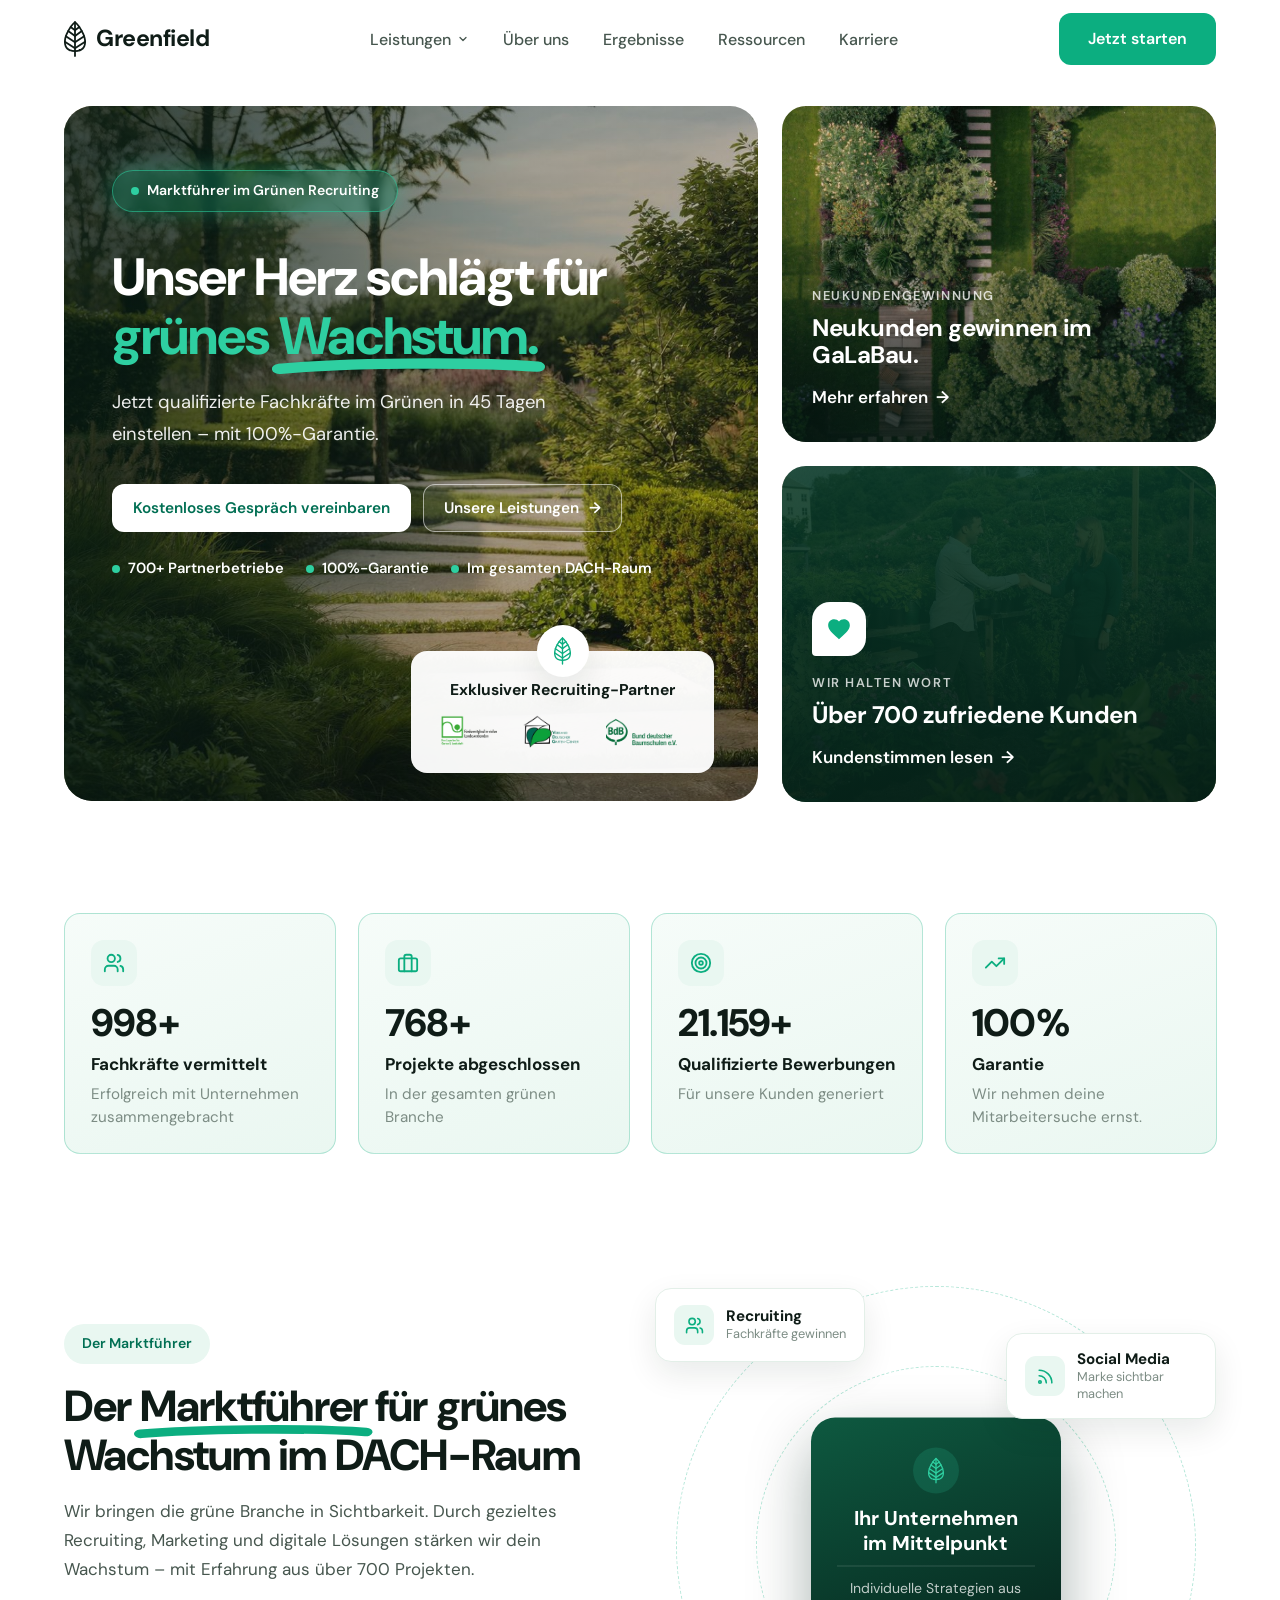
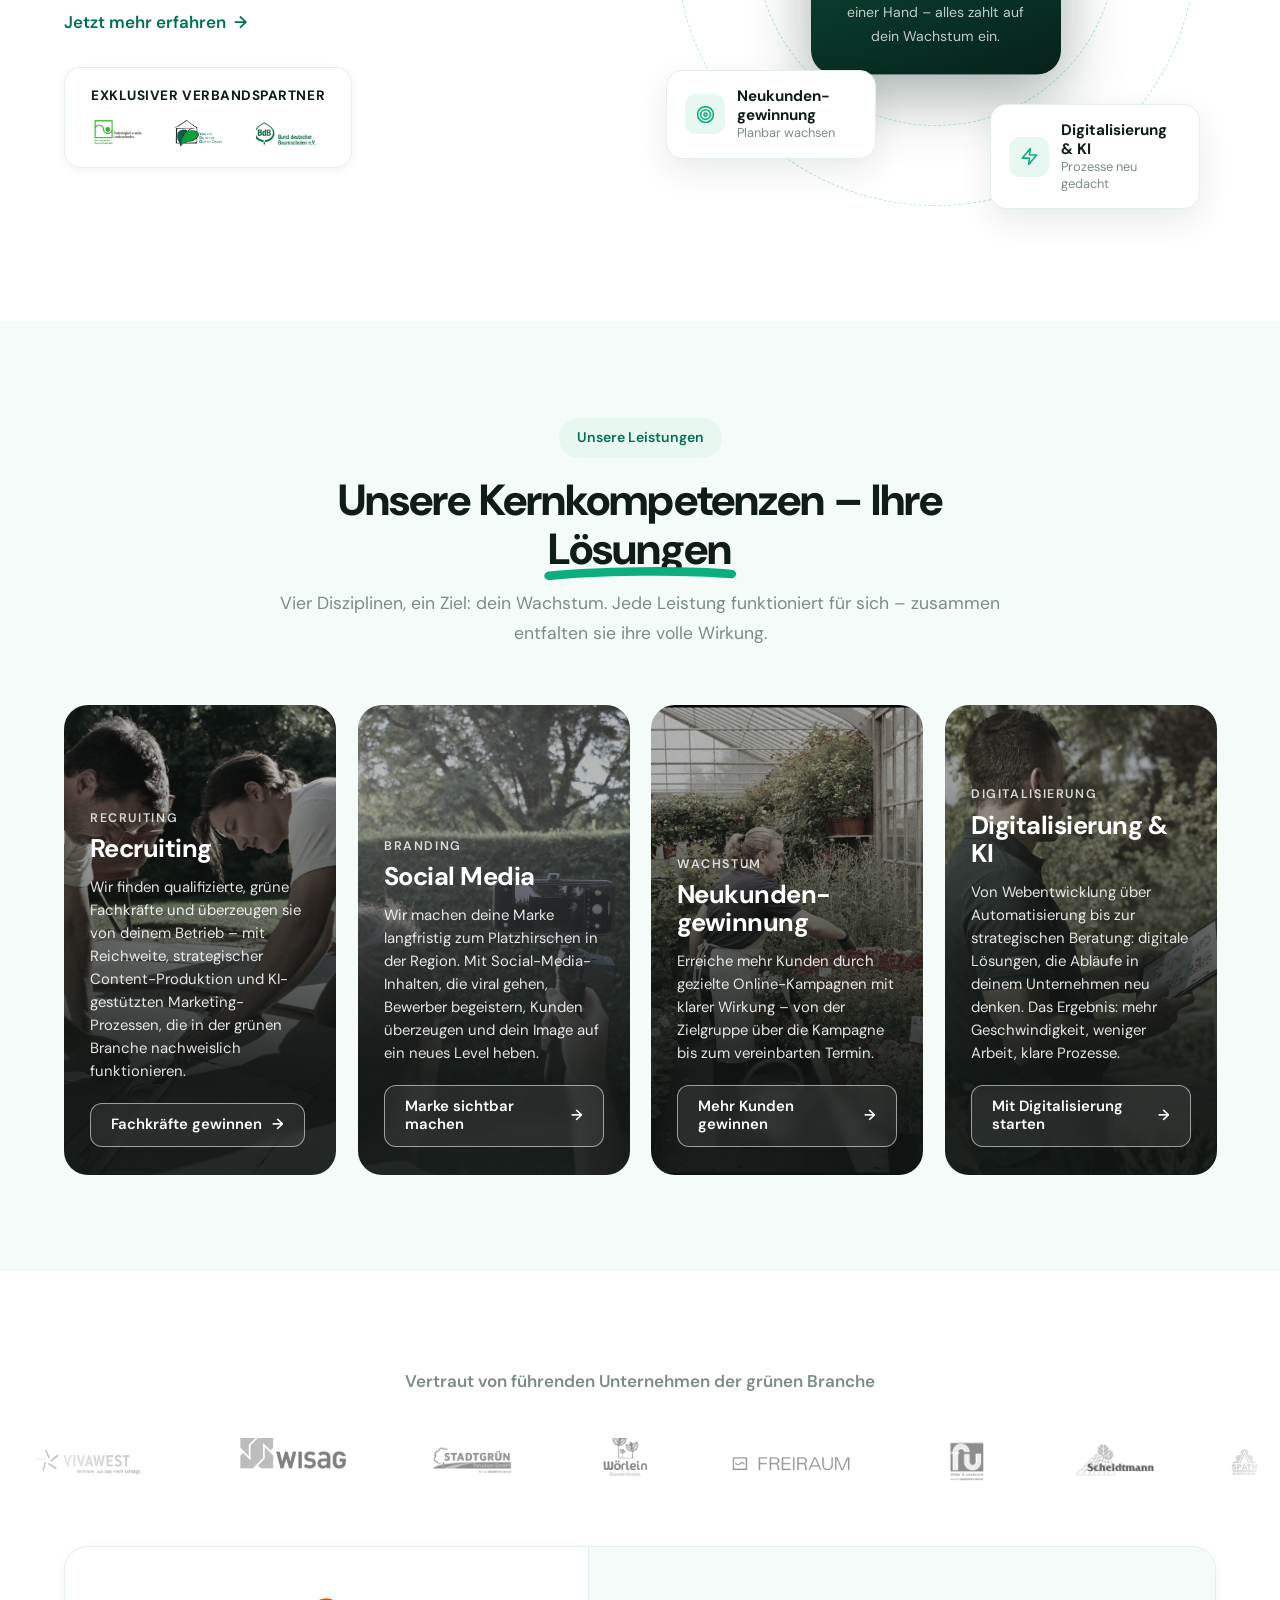
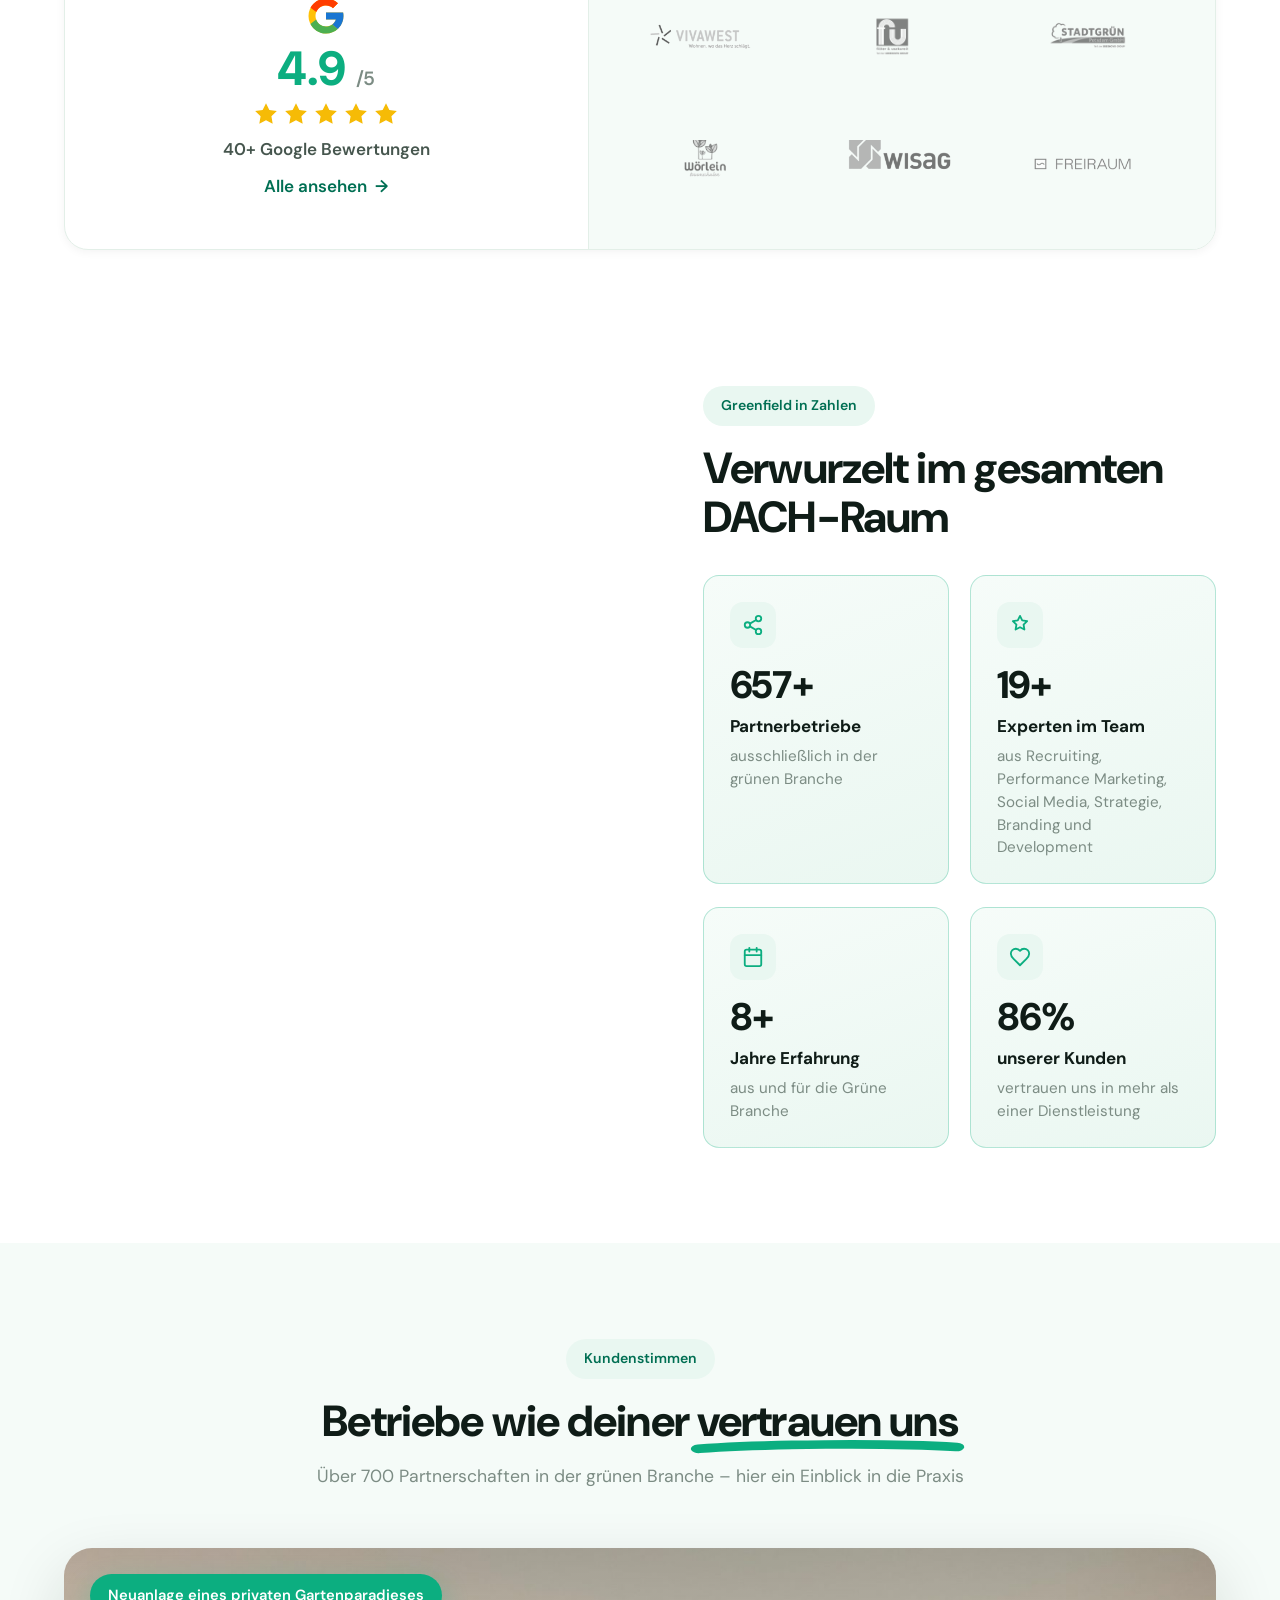
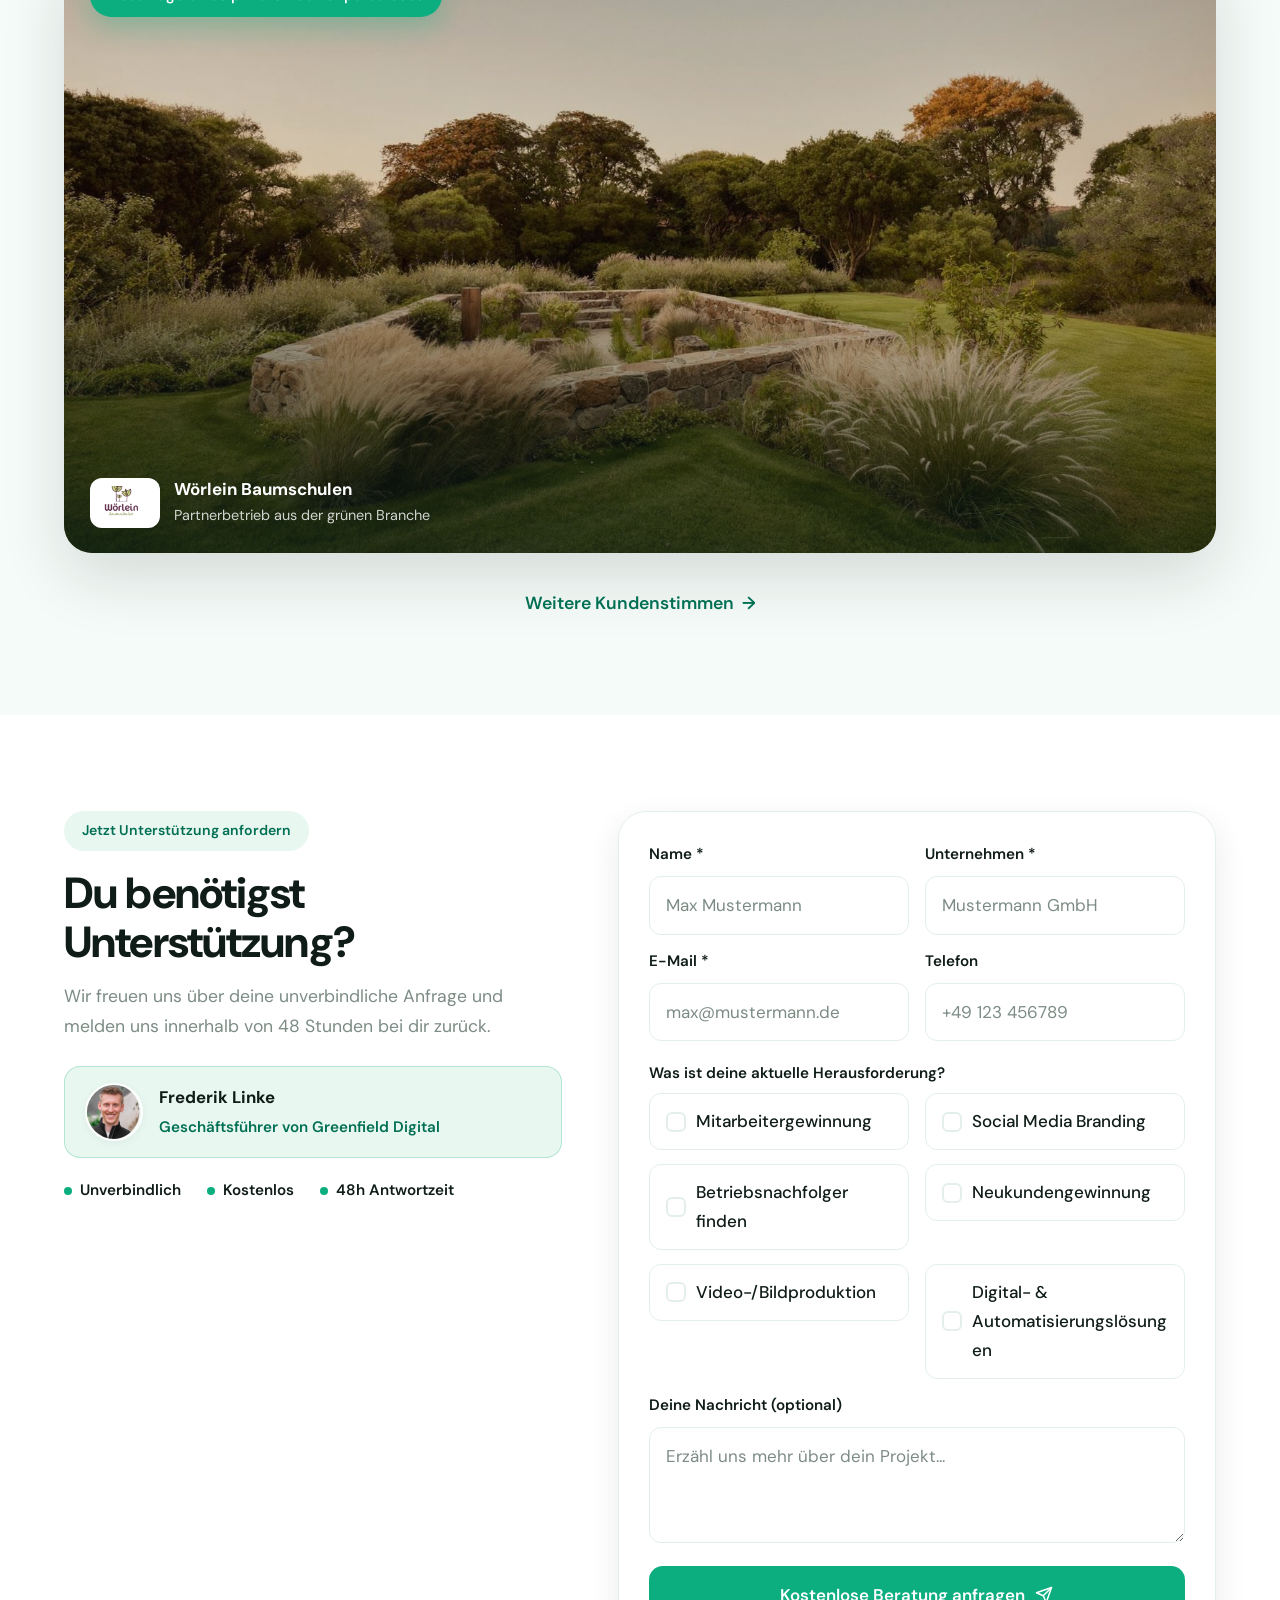
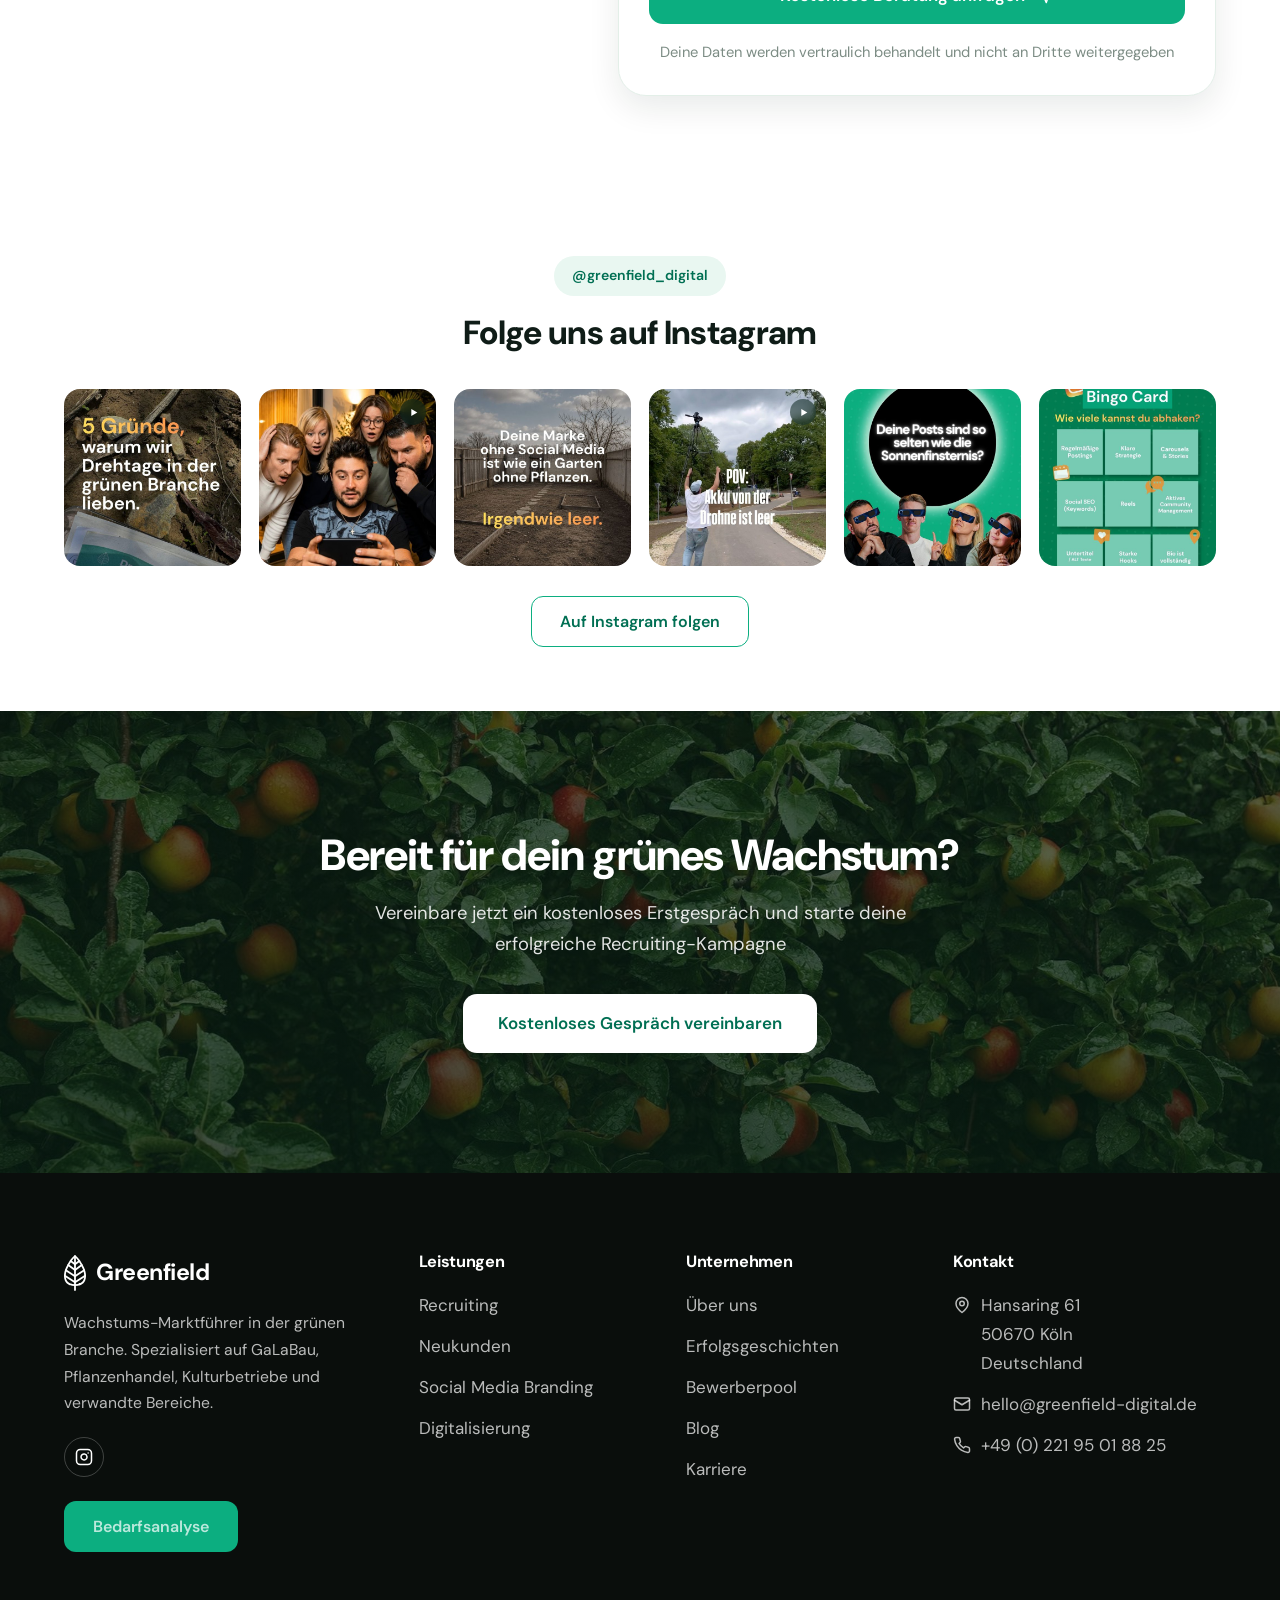
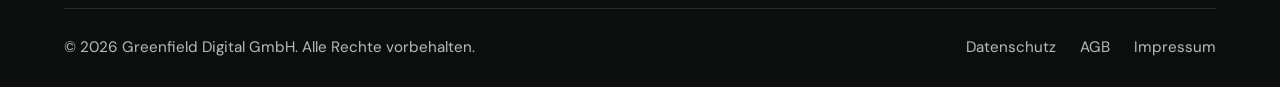
<file: index.html>
<!DOCTYPE html>
<html lang="de">
<head>
  <meta charset="UTF-8">
  <meta name="viewport" content="width=device-width, initial-scale=1.0">
  <title>Greenfield Digital – Wachstums-Marktführer der grünen Branche</title>
  <meta name="description" content="Recruiting, Neukundengewinnung, Social Media Branding und Digitalisierung für GaLaBau, Pflanzenhandel und Kulturbetriebe. Über 700 Partnerbetriebe im DACH-Raum vertrauen auf Greenfield Digital.">
  <!-- TODO vor Go-Live auf greenfield-digital.de: noindex entfernen! -->
  <meta name="robots" content="noindex">
  <link rel="canonical" href="https://www.greenfield-digital.de/">
  <meta property="og:title" content="Greenfield Digital – Unser Herz schlägt für grünes Wachstum">
  <meta property="og:description" content="Qualifizierte Fachkräfte im Grünen in 45 Tagen einstellen – mit 100%-Garantie. Recruiting, Marketing und Digitalisierung für die grüne Branche.">
  <meta property="og:type" content="website">
  <!-- TODO Go-Live: og:image-Domain auf greenfield-digital.de umstellen -->
  <meta property="og:image" content="https://frdlnk-gc.github.io/greenfield-digital-website/assets/img/hero-home.jpg">
  <meta name="theme-color" content="#0CAE80">
  <link rel="icon" type="image/svg+xml" href="assets/img/favicon.svg">
  <link rel="icon" type="image/png" href="assets/img/favicon.png">
  <link rel="apple-touch-icon" href="assets/img/apple-touch-icon.png">
  <link rel="preconnect" href="https://fonts.googleapis.com">
  <link rel="preconnect" href="https://fonts.gstatic.com" crossorigin>
  <link href="https://fonts.googleapis.com/css2?family=DM+Sans:opsz,wght@9..40,400;9..40,500;9..40,600;9..40,700;9..40,800&display=swap" rel="stylesheet">
  <link rel="stylesheet" href="assets/css/foundation.css">
  <style>
    /* ============ Seiten-Styles Startseite ============ */
    /* Hero-Einblend-Sequenz */
    .hero-content > * { opacity: 0; animation: hero-up .75s cubic-bezier(.16, 1, .3, 1) forwards; }
    .hero-content .pill { animation-delay: .1s; }
    .hero-content h1 { animation-delay: .25s; }
    .hero-content .sub { animation-delay: .42s; }
    .hero-content .hero-btns { animation-delay: .58s; }
    .hero-content .hero-trust { animation-delay: .74s; }
    @keyframes hero-up { from { opacity: 0; transform: translateY(24px); } to { opacity: 1; transform: none; } }
    .hero-content .mark-u svg path { stroke: var(--green-bright); }
    .hero-trust { justify-content: flex-start; margin-top: 24px; color: #fff; font-size: .92rem; gap: 8px 22px; }
    .hero-trust span::before { background: var(--green-bright); }
    /* Orbit-Karten poppen gestaffelt ein */
    .orbit .orbit-item { opacity: 0; }
    .orbit.in .orbit-item {
      animation: oi-pop .6s var(--od, 0s) cubic-bezier(.16, 1, .3, 1) forwards,
                 float-y 7s calc(var(--od, 0s) + .6s) ease-in-out infinite;
    }
    @keyframes oi-pop { from { opacity: 0; transform: translateY(26px) scale(.92); } to { opacity: 1; transform: none; } }

    /* ----- Hero ----- */
    .hero { padding: calc(var(--nav-h) + 28px) 0 40px; }
    .hero-grid {
      display: grid;
      grid-template-columns: 1.6fr 1fr;
      gap: 24px;
      align-items: stretch;
    }
    .hero-main {
      position: relative;
      border-radius: var(--r-xl);
      overflow: hidden;
      min-height: 620px;
      display: flex;
      align-items: center;
      isolation: isolate;
    }
    .hero-main .bg {
      position: absolute; inset: 0; z-index: -1;
      background: url("assets/img/hero-home.jpg") center / cover no-repeat;
      animation: slow-zoom 22s ease-in-out infinite alternate;
    }
    .hero-main .bg::after {
      content: ""; position: absolute; inset: 0;
      background: linear-gradient(100deg, rgba(4, 24, 17, .78) 12%, rgba(4, 24, 17, .38) 58%, rgba(4, 24, 17, .18));
    }
    .hero-content { padding: 64px 48px 220px; max-width: 660px; }
    .hero-content h1 { color: #fff; margin: 18px 0 22px; font-size: clamp(2.3rem, 4.1vw, 3.5rem); }
    .hero-content h1 .accent { color: var(--green-bright); }
    .hero-content .sub {
      color: rgba(255, 255, 255, .92);
      font-size: 1.15rem;
      max-width: 470px;
      margin-bottom: 34px;
    }
    .hero-btns { display: flex; flex-wrap: wrap; gap: 12px; }
    .hero-btns .btn { padding: 14px 20px; font-size: .96rem; }

    /* schwebende Partner-Karte */
    .partner-card {
      position: absolute;
      right: 44px; bottom: 28px;
      background: rgba(255, 255, 255, .96);
      border-radius: var(--r-md);
      box-shadow: var(--shadow-lg);
      padding: 26px 24px 18px;
      text-align: center;
      animation: float-y 6.5s ease-in-out infinite;
    }
    .partner-card .leaf-medal {
      position: absolute; top: -26px; left: 50%; transform: translateX(-50%);
      width: 52px; height: 52px; border-radius: 50%;
      background: #fff; box-shadow: var(--shadow-md);
      display: flex; align-items: center; justify-content: center;
      color: var(--green);
    }
    .partner-card .leaf-medal svg { width: 17px; }
    .partner-card .pc-title { font-weight: 700; color: var(--ink); font-size: .98rem; margin-bottom: 12px; }
    .partner-card .pc-logos { display: flex; align-items: center; gap: 18px; }
    .partner-card .pc-logos img { height: 40px; width: auto; }

    .hero-side { display: grid; grid-template-rows: 1fr 1fr; gap: 24px; }
    .side-card {
      position: relative;
      border-radius: var(--r-lg);
      overflow: hidden;
      display: flex; flex-direction: column; justify-content: flex-end;
      padding: 30px;
      min-height: 280px;
      color: #fff;
      isolation: isolate;
      transition: transform .3s ease, box-shadow .3s ease;
    }
    .side-card:hover { transform: translateY(-5px); box-shadow: var(--shadow-lg); }
    .side-card .bg {
      position: absolute; inset: 0; z-index: -1;
      background-size: cover; background-position: center;
      transition: transform .6s ease;
    }
    .side-card:hover .bg { transform: scale(1.05); }
    .side-card--photo .bg { background-image: url("assets/img/side-neukunden.jpg"); }
    .side-card--photo .bg::after {
      content: ""; position: absolute; inset: 0;
      background: linear-gradient(185deg, rgba(5, 26, 19, .1) 30%, rgba(5, 26, 19, .82));
    }
    .side-card--deep .bg { background-image: url("assets/img/kunden-700.jpg"); }
    .side-card--deep .bg::after {
      content: ""; position: absolute; inset: 0;
      background: linear-gradient(170deg, rgba(9, 58, 42, .88), rgba(5, 32, 23, .94));
    }
    .side-card .eyebrow {
      font-family: var(--font-accent);
      font-size: .8rem; font-weight: 600;
      letter-spacing: .12em; text-transform: uppercase;
      color: rgba(255, 255, 255, .78);
      margin-bottom: 8px;
    }
    .side-card h3 { color: #fff; font-size: 1.5rem; margin-bottom: 14px; }
    .side-card .btn-link { color: #fff; }
    .side-card .heart-bubble {
      width: 54px; height: 54px;
      background: #fff; border-radius: 18px 18px 18px 4px;
      display: flex; align-items: center; justify-content: center;
      color: var(--green);
      margin-bottom: 16px;
      box-shadow: var(--shadow-md);
    }
    .side-card .heart-bubble svg { width: 26px; height: 26px; }

    /* ----- Stats ----- */
    .stats-grid {
      display: grid;
      grid-template-columns: repeat(4, 1fr);
      gap: 22px;
    }

    /* ----- Leistungen ----- */
    .services-grid {
      display: grid;
      grid-template-columns: repeat(4, 1fr);
      gap: 22px;
    }
    .service-card {
      position: relative;
      border-radius: var(--r-lg);
      overflow: hidden;
      min-height: 470px;
      display: flex; flex-direction: column; justify-content: flex-end;
      padding: 28px 26px;
      color: #fff;
      isolation: isolate;
    }
    .service-card .bg {
      position: absolute; inset: 0; z-index: -2;
      background-size: cover; background-position: center;
      transition: transform .7s ease;
      filter: saturate(.35);
    }
    .service-card .bg::after {
      content: ""; position: absolute; inset: 0;
      background: linear-gradient(185deg, rgba(8, 22, 17, .25) 20%, rgba(8, 22, 17, .9) 78%);
    }
    .service-card .tint {
      position: absolute; inset: 0; z-index: -1;
      background: linear-gradient(170deg, rgba(11, 174, 127, .5), rgba(6, 55, 39, .82));
      opacity: 0;
      transition: opacity .5s ease;
    }
    .service-card:hover .bg { transform: scale(1.06); filter: saturate(1); }
    .service-card:hover .tint { opacity: 1; }
    .service-card .eyebrow {
      font-family: var(--font-accent);
      font-size: .78rem; font-weight: 600;
      letter-spacing: .13em; text-transform: uppercase;
      color: rgba(255, 255, 255, .8);
      margin-bottom: 6px;
    }
    .service-card h3 { color: #fff; font-size: 1.6rem; margin-bottom: 12px; }
    .service-card p {
      font-size: .93rem; line-height: 1.55;
      color: rgba(255, 255, 255, .88);
      margin-bottom: 20px;
    }
    .service-card .btn { align-self: flex-start; padding: 12px 20px; font-size: .93rem; }

    /* ----- Logos & Google ----- */
    .logos-head {
      text-align: center; color: var(--muted);
      font-weight: 600; margin-bottom: 34px;
    }
    .google-card {
      margin-top: 56px;
      display: grid;
      grid-template-columns: 1fr 1.2fr;
      overflow: hidden;
    }
    .google-card .g-left {
      padding: 48px 40px;
      display: flex; flex-direction: column; align-items: center; justify-content: center;
      text-align: center;
      gap: 8px;
    }
    .google-card .g-score { font-size: 3rem; font-weight: 800; color: var(--ink); line-height: 1; }
    .google-card .g-score small { font-size: 1.2rem; color: var(--muted); font-weight: 600; }
    .google-card .g-stars { display: flex; gap: 4px; color: #F6BB06; }
    .google-card .g-stars svg { width: 26px; height: 26px; }
    .google-card .g-sub { color: var(--text); font-weight: 600; }
    .google-card .g-right {
      background: var(--mint-soft);
      border-left: 1px solid var(--line);
      display: grid;
      grid-template-columns: repeat(3, 1fr);
      align-items: center; justify-items: center;
      gap: 18px;
      padding: 34px;
    }
    .google-card .g-right img { max-height: 42px; width: auto; max-width: 120px; filter: grayscale(1); opacity: .7; transition: .3s; }
    .google-card .g-right img:hover { filter: none; opacity: 1; }

    /* ----- Instagram-Strip ----- */
    .insta-grid {
      display: grid;
      grid-template-columns: repeat(6, 1fr);
      gap: 18px;
    }
    .insta-tile {
      position: relative;
      aspect-ratio: 1 / 1;
      border-radius: var(--r-md);
      overflow: hidden;
      background-size: cover;
      background-position: center;
      display: block;
      transition: transform .35s ease, box-shadow .35s ease;
    }
    .insta-tile:hover { transform: translateY(-6px) scale(1.02); box-shadow: var(--shadow-md); }
    .insta-tile::after {
      content: "";
      position: absolute; inset: 0;
      background: rgba(6, 33, 26, 0);
      transition: background .3s ease;
    }
    .insta-tile .ig-ov {
      position: absolute; inset: 0; z-index: 1;
      display: flex; align-items: center; justify-content: center;
      color: #fff;
      opacity: 0; transform: scale(.75);
      transition: opacity .3s ease, transform .3s ease;
    }
    .insta-tile .ig-ov svg { width: 34px; height: 34px; filter: drop-shadow(0 4px 14px rgba(0, 0, 0, .35)); }
    .insta-tile:hover::after { background: rgba(6, 33, 26, .42); }
    .insta-tile:hover .ig-ov { opacity: 1; transform: none; }
    .insta-tile .reel-badge {
      position: absolute; top: 10px; right: 10px; z-index: 1;
      width: 26px; height: 26px; border-radius: 50%;
      background: rgba(6, 33, 26, .55);
      backdrop-filter: blur(4px);
      display: flex; align-items: center; justify-content: center;
      color: #fff;
    }
    .insta-tile .reel-badge svg { width: 13px; height: 13px; }

    /* ----- Responsive Startseite ----- */
    @media (max-width: 1024px) {
      .hero-grid { grid-template-columns: 1fr; }
      .hero-side { grid-template-rows: none; grid-template-columns: 1fr 1fr; }
      .stats-grid, .services-grid { grid-template-columns: 1fr 1fr; }
      .hero-main { min-height: 540px; }
      .hero-content { padding: 52px 40px 210px; }
      .insta-grid { grid-template-columns: repeat(3, 1fr); }
    }
    @media (max-width: 700px) {
      .hero { padding-top: calc(var(--nav-h) + 14px); }
      .hero-side { grid-template-columns: 1fr; }
      .hero-content { padding: 40px 26px 40px; }
      .hero-main { min-height: 0; display: block; }
      .partner-card { position: static; margin: 0 26px 30px; animation: none; max-width: calc(100% - 52px); }
      .partner-card .leaf-medal { display: none; }
      .partner-card .pc-logos { flex-wrap: wrap; justify-content: center; gap: 12px; }
      .partner-card .pc-logos img { height: 30px; }
      .google-card .g-right { grid-template-columns: 1fr 1fr; padding: 24px; }
      .stats-grid { grid-template-columns: repeat(2, minmax(0, 1fr)); gap: 12px; }
      .google-card { grid-template-columns: 1fr; }
      .google-card .g-right { border-left: 0; border-top: 1px solid var(--line); }
      .insta-grid { grid-template-columns: repeat(2, 1fr); gap: 12px; }
    }

    @media (max-width: 380px) {
      .google-card .g-left { padding: 36px 22px; }
      .google-card .g-right { grid-template-columns: repeat(2, minmax(0, 1fr)); }
      .google-card .g-right img { max-width: 100%; }
    }

    /* ===== Mobile-Feinschliff Startseite ===== */
    @media (max-width: 700px) {
      .hero { padding-top: calc(var(--nav-h) + 10px); }
      .hero-content { padding: 30px 20px 26px; }
      .hero-content h1 { font-size: clamp(1.8rem, 8vw, 2.2rem); margin: 12px 0 14px; }
      .hero-content .sub { font-size: .95rem; margin-bottom: 20px; }
      .hero-btns .btn { padding: 12px 16px; font-size: .9rem; }
      .hero-trust { font-size: .8rem; gap: 6px 14px; margin-top: 16px; }
      .partner-card { margin: 0 20px 22px; padding: 14px 16px 12px; }
      .partner-card .pc-title { font-size: .82rem; margin-bottom: 8px; }
      .partner-card .pc-logos img { height: 24px; }
      .hero-side { gap: 12px; }
      .side-card { min-height: 132px; padding: 16px 18px; border-radius: var(--r-md); }
      .side-card h3 { font-size: 1.05rem; margin-bottom: 6px; }
      .side-card .eyebrow { font-size: .68rem; margin-bottom: 4px; }
      .side-card .btn-link { font-size: .85rem; }
      .side-card .heart-bubble { width: 38px; height: 38px; margin-bottom: 8px; }
      .side-card .heart-bubble svg { width: 18px; height: 18px; }
      .services-grid.m-carousel > * { min-height: 400px !important; }
      .orbit { gap: 8px 6px; padding: 12px 0 4px; }
      .orbit-item { max-width: 118px; padding: 11px 7px; }
      .orbit-item b { font-size: .76rem; line-height: 1.2; }
      .orbit-item .icon-chip { width: 32px; height: 32px; border-radius: 9px; }
      .orbit-item .icon-chip svg { width: 15px; height: 15px; }
      .google-card .g-left { padding: 30px 20px; gap: 6px; }
      .google-card .g-score { font-size: 2.2rem; }
      .insta-grid { grid-template-columns: repeat(3, minmax(0, 1fr)); gap: 8px; }
      .testi-card .tag { top: 14px; left: 14px; font-size: .78rem; padding: 7px 13px; }
      .testi-card .who { left: 14px; bottom: 14px; }
    }
  </style>
</head>
<body>

  <svg xmlns="http://www.w3.org/2000/svg" style="display:none" aria-hidden="true"><defs><g id="gf-leaf"><path transform="matrix(1,0,0,-1,66.15234,55.992677)" d="M23.574303 25.10035 24.620106 25.58577 24.620085 25.585816 23.574303 25.10035ZM12.995802 40.06275 13.745462 40.938734 12.995891 41.580217 12.246243 40.93882 12.995802 40.06275ZM2.416528 25.10035 1.370747 25.585816 1.370725 25.58577 2.416528 25.10035ZM.963188 9.17907 2.028077 9.62105 2.028033 9.621157 .963188 9.17907ZM9.088648 3.287144 9.264523 4.42662 9.237376 4.430809 9.210061 4.433704 9.088648 3.287144ZM12.995802 2.68409 12.819927 1.544613 12.995819 1.517464 13.17171 1.544621 12.995802 2.68409ZM16.902184 3.287144 16.780772 4.433704 16.753439 4.430809 16.726275 4.426617 16.902184 3.287144ZM25.027644 9.17907 23.9628 9.621157 23.962754 9.62105 25.027644 9.17907ZM23.574303 25.10035 24.620085 25.585816C21.064307 33.24562 17.151864 38.023557 13.745462 40.938734L12.995802 40.06275 12.246141 39.18677C15.366294 36.51656 19.091013 32.019914 22.52852 24.614886L23.574303 25.10035ZM12.995802 40.06275 12.246243 40.93882C8.838986 38.023599 4.926521 33.245615 1.370747 25.585816L2.416528 25.10035 3.46231 24.614886C6.899823 32.019926 10.624522 36.516519 13.74536 39.186685L12.995802 40.06275ZM2.416528 25.10035 1.370725 25.58577C.316806 23.31517-.583657 20.429493-.962011 17.471108-1.338918 14.524046-1.20993 11.406448-.101657 8.73698L.963188 9.17907 2.028033 9.621157C1.129202 11.786146 .977457 14.458805 1.325295 17.17858 1.671685 19.887028 2.501445 22.544764 3.462332 24.614933L2.416528 25.10035ZM.963188 9.17907-.101701 8.737087C2.307079 2.933487 8.08656 2.233845 8.967236 2.140587L9.088648 3.287144 9.210061 4.433704C8.417892 4.51759 3.90153 5.107239 2.028077 9.62105L.963188 9.17907ZM9.088648 3.287144 8.912774 2.147671 12.819927 1.544613 12.995802 2.68409 13.171676 3.823563 9.264523 4.42662 9.088648 3.287144ZM12.995802 2.68409 13.17171 1.544621 17.07809 2.147675 16.902184 3.287144 16.726275 4.426617 12.819894 3.823559 12.995802 2.68409ZM16.902184 3.287144 17.023596 2.140587C17.90427 2.233845 23.683753 2.933487 26.092532 8.737087L25.027644 9.17907 23.962754 9.62105C22.0893 5.107239 17.572939 4.51759 16.780772 4.433704L16.902184 3.287144ZM25.027644 9.17907 26.092488 8.73698C27.200762 11.406448 27.32975 14.524046 26.952843 17.471108 26.574488 20.429493 25.674025 23.31517 24.620106 25.58577L23.574303 25.10035 22.5285 24.614933C23.489388 22.544764 24.319148 19.887028 24.665537 17.17858 25.013375 14.458805 24.86163 11.786146 23.9628 9.621157L25.027644 9.17907Z"/><path transform="matrix(1,0,0,-1,78.76465,61.739748)" d="M1.538061 45.809885C1.538061 46.44665 1.02186 46.962854 .385093 46.962854-.251674 46.962854-.767875 46.44665-.767875 45.809885H.385093 1.538061ZM-.767875 2.305935C-.767875 1.66917-.251674 1.152969 .385093 1.152969 1.02186 1.152969 1.538061 1.66917 1.538061 2.305935H.385093-.767875ZM.385093 45.809885H-.767875V2.305935H.385093 1.538061V45.809885H.385093Z"/><path transform="matrix(1,0,0,-1,79.14746,52.065187)" d="M-.630466 3.59236C-1.163599 3.244164-1.31352 2.529704-.965323 1.996572-.617126 1.463438 .097333 1.313519 .630466 1.661716L0 2.627038-.630466 3.59236ZM13.625811 10.149164C14.158943 10.497361 14.308864 11.21182 13.960667 11.744953 13.61247 12.278086 12.89801 12.428006 12.364878 12.079809L12.995344 11.114487 13.625811 10.149164ZM0 2.627038 .630466 1.661716 13.625811 10.149164 12.995344 11.114487 12.364878 12.079809-.630466 3.59236 0 2.627038Z"/><path transform="matrix(1,0,0,-1,79.14746,44.44507)" d="M-.639479 3.584477C-1.169328 3.231302-1.312551 2.515471-.959376 1.985622-.606201 1.455773 .109631 1.312551 .639479 1.665726L0 2.625101-.639479 3.584477ZM12.407919 9.510069C12.937767 9.863243 13.08099 10.579075 12.727815 11.108924 12.37464 11.638772 11.658809 11.781995 11.12896 11.42882L11.768439 10.469444 12.407919 9.510069ZM0 2.625101 .639479 1.665726 12.407919 9.510069 11.768439 10.469444 11.12896 11.42882-.639479 3.584477 0 2.625101Z"/><path transform="matrix(1,0,0,-1,79.14746,36.404298)" d="M-.684337 3.539631C-1.196808 3.161683-1.30586 2.439855-.927911 1.927383-.549963 1.414912 .171865 1.30586 .684337 1.683809L0 2.61172-.684337 3.539631ZM9.465996 8.160301C9.978467 8.53825 10.087519 9.260078 9.70957 9.77255 9.331622 10.285021 8.609794 10.394073 8.097322 10.016125L8.781659 9.088213 9.465996 8.160301ZM0 2.61172 .684337 1.683809 9.465996 8.160301 8.781659 9.088213 8.097322 10.016125-.684337 3.539631 0 2.61172Z"/><path transform="matrix(1,0,0,-1,79.14746,28.924805)" d="M-.684366 3.539598C-1.196825 3.161633-1.305854 2.439802-.927889 1.927343-.549924 1.414884 .171907 1.305855 .684366 1.68382L0 2.611709-.684366 3.539598ZM6.283617 5.813556C6.796077 6.191521 6.905106 6.913352 6.527141 7.425812 6.149176 7.938271 5.427344 8.0473 4.914885 7.669335L5.599251 6.741446 6.283617 5.813556ZM0 2.611709 .684366 1.68382 6.283617 5.813556 5.599251 6.741446 4.914885 7.669335-.684366 3.539598 0 2.611709Z"/><path transform="matrix(1,0,0,-1,66.1582,52.06494)" d="M12.359464 1.661729C12.892588 1.313519 13.607051 1.463423 13.95526 1.996548 14.30347 2.529673 14.153566 3.244135 13.620441 3.592345L12.989953 2.627037 12.359464 1.661729ZM.630489 12.076713C.097365 12.424922-.617098 12.275019-.965308 11.741894-1.313517 11.208769-1.163614 10.494307-.630489 10.146096L0 11.111404 .630489 12.076713ZM12.989953 2.627037 13.620441 3.592345 .630489 12.076713 0 11.111404-.630489 10.146096 12.359464 1.661729 12.989953 2.627037Z"/><path transform="matrix(1,0,0,-1,67.37695,44.44507)" d="M11.12896 1.665726C11.658809 1.312551 12.37464 1.455773 12.727815 1.985622 13.08099 2.515471 12.937767 3.231302 12.407919 3.584477L11.768439 2.625101 11.12896 1.665726ZM.639479 11.42882C.109631 11.781995-.606201 11.638772-.959376 11.108924-1.312551 10.579075-1.169328 9.863243-.639479 9.510069L0 10.469444 .639479 11.42882ZM11.768439 2.625101 12.407919 3.584477 .639479 11.42882 0 10.469444-.639479 9.510069 11.12896 1.665726 11.768439 2.625101Z"/><path transform="matrix(1,0,0,-1,70.37012,36.404298)" d="M8.097322 1.683809C8.609794 1.30586 9.331622 1.414912 9.70957 1.927383 10.087519 2.439855 9.978467 3.161683 9.465996 3.539631L8.781659 2.61172 8.097322 1.683809ZM.684337 10.016125C.171865 10.394073-.549963 10.285021-.927911 9.77255-1.30586 9.260078-1.196808 8.53825-.684337 8.160301L0 9.088213 .684337 10.016125ZM8.781659 2.61172 9.465996 3.539631 .684337 10.016125 0 9.088213-.684337 8.160301 8.097322 1.683809 8.781659 2.61172Z"/><path transform="matrix(1,0,0,-1,73.55078,28.924805)" d="M4.914885 1.68382C5.427344 1.305855 6.149176 1.414884 6.527141 1.927343 6.905106 2.439802 6.796077 3.161633 6.283617 3.539598L5.599251 2.611709 4.914885 1.68382ZM.684366 7.669335C.171907 8.0473-.549924 7.938271-.927889 7.425812-1.305854 6.913352-1.196825 6.191521-.684366 5.813556L0 6.741446 .684366 7.669335ZM5.599251 2.611709 6.283617 3.539598 .684366 7.669335 0 6.741446-.684366 5.813556 4.914885 1.68382 5.599251 2.611709Z"/></g></defs></svg>

  <!-- ================= NAVIGATION ================= -->
  <header class="site-nav" id="nav">
    <div class="inner">
      <a class="brand" href="index.html" aria-label="Greenfield Digital – Startseite">
        <span class="mark"><svg viewBox="65 14.41 28.3 46.17" fill="currentColor" aria-hidden="true"><use href="#gf-leaf"/></svg></span>
        <span class="word">Greenfield</span>
      </a>

      <nav aria-label="Hauptnavigation">
        <ul class="nav-links" id="navLinks">
          <li class="has-drop" id="dropLeistungen">
            <a href="#leistungen">Leistungen
              <svg class="caret" width="12" height="12" viewBox="0 0 24 24" fill="none" stroke="currentColor" stroke-width="2.5" stroke-linecap="round" stroke-linejoin="round" aria-hidden="true"><path d="m6 9 6 6 6-6"/></svg>
            </a>
            <ul class="drop">
              <li><a href="recruiting.html">Recruiting<small>Nachhaltige Personalgewinnung</small></a></li>
              <li><a href="neukundengewinnung.html">Neukundengewinnung<small>Planbar neue Aufträge</small></a></li>
              <li><a href="social-media.html">Social Media Branding<small>Platzhirsch in der Region</small></a></li>
              <li><a href="digitalisierung.html">Digitalisierung &amp; KI<small>Prozesse neu gedacht</small></a></li>
            </ul>
          </li>
          <li><a href="ueber-uns.html">Über uns</a></li>
          <li><a href="ergebnisse.html">Ergebnisse</a></li>
          <li><a href="blog.html">Ressourcen</a></li>
          <li><a href="karriere.html">Karriere</a></li>
        </ul>
      </nav>

      <div style="display:flex; align-items:center; gap:10px;">
        <a class="btn btn--primary nav-cta-desktop" href="#kontakt">Jetzt starten</a>
        <button class="nav-burger" id="burger" aria-label="Menü öffnen" aria-expanded="false" aria-controls="navLinks">
          <span class="nb-line" aria-hidden="true"></span><span class="nb-line" aria-hidden="true"></span><span class="nb-line" aria-hidden="true"></span>
        </button>
      </div>
    </div>
  </header>

  <main>

    <!-- ================= HERO ================= -->
    <section class="hero">
      <div class="container">
        <div class="hero-grid">
          <div class="hero-main reveal in">
            <div class="bg" aria-hidden="true"></div>
            <div class="hero-content">
              <span class="pill pill--glow"><span class="dot"></span>Marktführer im Grünen Recruiting</span>
              <h1>Unser Herz schlägt für <span class="accent">grünes <span class="mark-u">Wachstum.<svg viewBox="0 0 240 24" preserveAspectRatio="none" aria-hidden="true"><path d="M6 16 C 60 8, 175 6, 234 13"/></svg></span></span></h1>
              <p class="sub">Jetzt qualifizierte Fachkräfte im Grünen in 45 Tagen einstellen – mit 100%-Garantie.</p>
              <div class="hero-btns">
                <a class="btn btn--white is-green-text" href="#kontakt">Kostenloses Gespräch vereinbaren</a>
                <a class="btn btn--ghost" href="#leistungen">Unsere Leistungen<span class="arr">→</span></a>
              </div>
              <div class="trust-dots hero-trust">
                <span>700+ Partnerbetriebe</span>
                <span>100%-Garantie</span>
                <span>Im gesamten DACH-Raum</span>
              </div>
            </div>
            <div class="partner-card">
              <span class="leaf-medal" aria-hidden="true"><svg viewBox="65 14.41 28.3 46.17" fill="currentColor" aria-hidden="true"><use href="#gf-leaf"/></svg></span>
              <p class="pc-title">Exklusiver Recruiting-Partner</p>
              <div class="pc-logos">
                <img src="assets/img/partner-1.png" alt="Verbandspartner – Die Experten für Garten &amp; Landschaft">
                <img src="assets/img/partner-2.png" alt="Verband Deutscher Garten-Center">
                <img src="assets/img/partner-3.png" alt="Bund deutscher Baumschulen e.V.">
              </div>
            </div>
          </div>

          <div class="hero-side">
            <a class="side-card side-card--photo reveal in" style="--d:.15s" href="neukundengewinnung.html">
              <div class="bg" aria-hidden="true"></div>
              <span class="eyebrow">Neukundengewinnung</span>
              <h3>Neukunden gewinnen im GaLaBau.</h3>
              <span class="btn-link">Mehr erfahren <span class="arr">→</span></span>
            </a>
            <a class="side-card side-card--deep reveal in" style="--d:.28s" href="ergebnisse.html">
              <div class="bg" aria-hidden="true"></div>
              <span class="heart-bubble" aria-hidden="true"><svg viewBox="0 0 24 24" fill="currentColor"><path d="M12 21.35l-1.45-1.32C5.4 15.36 2 12.28 2 8.5 2 5.42 4.42 3 7.5 3c1.74 0 3.41.81 4.5 2.09C13.09 3.81 14.76 3 16.5 3 19.58 3 22 5.42 22 8.5c0 3.78-3.4 6.86-8.55 11.54L12 21.35z"/></svg></span>
              <span class="eyebrow">Wir halten Wort</span>
              <h3>Über 700 zufriedene Kunden</h3>
              <span class="btn-link">Kundenstimmen lesen <span class="arr">→</span></span>
            </a>
          </div>
        </div>
      </div>
    </section>

    <!-- ================= STATS ================= -->
    <section class="section" style="padding-top:72px; padding-bottom:72px;">
      <div class="container">
        <div class="stats-grid">
          <div class="stat-card reveal">
            <span class="icon-chip" aria-hidden="true"><svg viewBox="0 0 24 24" fill="none" stroke="currentColor" stroke-width="2" stroke-linecap="round" stroke-linejoin="round"><path d="M16 21v-2a4 4 0 0 0-4-4H6a4 4 0 0 0-4 4v2"/><circle cx="9" cy="7" r="4"/><path d="M22 21v-2a4 4 0 0 0-3-3.87M16 3.13a4 4 0 0 1 0 7.75"/></svg></span>
            <div class="num"><span data-count="1000" data-sep=".">0</span>+</div>
            <div class="label">Fachkräfte vermittelt</div>
            <p class="desc">Erfolgreich mit Unternehmen zusammengebracht</p>
          </div>
          <div class="stat-card reveal" style="--d:.1s">
            <span class="icon-chip" aria-hidden="true"><svg viewBox="0 0 24 24" fill="none" stroke="currentColor" stroke-width="2" stroke-linecap="round" stroke-linejoin="round"><rect x="2" y="7" width="20" height="14" rx="2"/><path d="M16 21V5a2 2 0 0 0-2-2h-4a2 2 0 0 0-2 2v16"/></svg></span>
            <div class="num"><span data-count="770">0</span>+</div>
            <div class="label">Projekte abgeschlossen</div>
            <p class="desc">In der gesamten grünen Branche</p>
          </div>
          <div class="stat-card reveal" style="--d:.2s">
            <span class="icon-chip" aria-hidden="true"><svg viewBox="0 0 24 24" fill="none" stroke="currentColor" stroke-width="2" stroke-linecap="round" stroke-linejoin="round"><circle cx="12" cy="12" r="10"/><circle cx="12" cy="12" r="6"/><circle cx="12" cy="12" r="2"/></svg></span>
            <div class="num"><span data-count="21200" data-sep=".">0</span>+</div>
            <div class="label">Qualifizierte Bewerbungen</div>
            <p class="desc">Für unsere Kunden generiert</p>
          </div>
          <div class="stat-card reveal" style="--d:.3s">
            <span class="icon-chip" aria-hidden="true"><svg viewBox="0 0 24 24" fill="none" stroke="currentColor" stroke-width="2" stroke-linecap="round" stroke-linejoin="round"><path d="M22 7 13.5 15.5 8.5 10.5 2 17"/><path d="M16 7h6v6"/></svg></span>
            <div class="num"><span data-count="100">0</span>%</div>
            <div class="label">Garantie</div>
            <p class="desc">Wir nehmen deine Mitarbeitersuche ernst.</p>
          </div>
        </div>
      </div>
    </section>

    <!-- ================= MARKTFÜHRER + ORBIT ================= -->
    <section class="section" id="marktfuehrer" style="padding-top:40px;">
      <div class="container">
        <div class="mf-grid">
          <div class="reveal">
            <span class="pill">Der Marktführer</span>
            <h2>Der <span class="mark-u">Marktführer<svg viewBox="0 0 240 24" preserveAspectRatio="none" aria-hidden="true"><path d="M6 16 C 60 8, 175 6, 234 13"/></svg></span> für grünes Wachstum im DACH-Raum</h2>
            <p style="margin-top:18px;">Wir bringen die grüne Branche in Sichtbarkeit. Durch gezieltes Recruiting, Marketing und digitale Lösungen stärken wir dein Wachstum – mit Erfahrung aus über 700 Projekten.</p>
            <p style="margin-top:24px;"><a class="btn-link" href="ueber-uns.html" style="font-size:1.06rem;">Jetzt mehr erfahren <span class="arr">→</span></a></p>
            <div class="partner-mini" style="box-shadow:var(--shadow-sm); border:1px solid var(--line);">
              <span>Exklusiver Verbandspartner</span>
              <div class="pm-logos"><img src="assets/img/partner-1.png" alt="Verbandspartner – Die Experten für Garten &amp; Landschaft"><img src="assets/img/partner-2.png" alt="Verband Deutscher Garten-Center"><img src="assets/img/partner-3.png" alt="Bund deutscher Baumschulen e.V."></div>
            </div>
          </div>
          <div class="orbit reveal" id="orbit" style="--d:.15s">
            <span class="orbit-ring r1" aria-hidden="true"></span>
            <span class="orbit-ring r2" aria-hidden="true"></span>
            <div class="orbit-center">
              <span class="oc-leaf" aria-hidden="true"><svg viewBox="65 14.41 28.3 46.17" fill="currentColor" aria-hidden="true"><use href="#gf-leaf"/></svg></span>
              <strong>Ihr Unternehmen<br>im Mittelpunkt</strong>
              <p id="orbitText">Individuelle Strategien aus einer Hand – alles zahlt auf dein Wachstum ein.</p>
            </div>
            <a class="orbit-item oi-1" style="--od:0s" href="recruiting.html" data-text="Qualifizierte Fachkräfte finden und für deinen Betrieb begeistern.">
              <span class="icon-chip" aria-hidden="true"><svg viewBox="0 0 24 24" fill="none" stroke="currentColor" stroke-width="2" stroke-linecap="round" stroke-linejoin="round"><path d="M16 21v-2a4 4 0 0 0-4-4H6a4 4 0 0 0-4 4v2"/><circle cx="9" cy="7" r="4"/><path d="M22 21v-2a4 4 0 0 0-3-3.87M16 3.13a4 4 0 0 1 0 7.75"/></svg></span>
              <span><b>Recruiting</b><small>Fachkräfte gewinnen</small></span>
            </a>
            <a class="orbit-item oi-2" style="--od:.15s" href="social-media.html" data-text="Sichtbarkeit und Vertrauen bei Fachkräften und Kunden aufbauen.">
              <span class="icon-chip" aria-hidden="true"><svg viewBox="0 0 24 24" fill="none" stroke="currentColor" stroke-width="2" stroke-linecap="round" stroke-linejoin="round"><path d="M4 11a9 9 0 0 1 9 9"/><path d="M4 4a16 16 0 0 1 16 16"/><circle cx="5" cy="19" r="1.6"/></svg></span>
              <span><b>Social Media</b><small>Marke sichtbar machen</small></span>
            </a>
            <a class="orbit-item oi-3" style="--od:.3s" href="neukundengewinnung.html" data-text="Mehr Kunden durch gezielte Online-Kampagnen mit klarer Wirkung.">
              <span class="icon-chip" aria-hidden="true"><svg viewBox="0 0 24 24" fill="none" stroke="currentColor" stroke-width="2" stroke-linecap="round" stroke-linejoin="round"><circle cx="12" cy="12" r="10"/><circle cx="12" cy="12" r="6"/><circle cx="12" cy="12" r="2"/></svg></span>
              <span><b>Neukunden&shy;gewinnung</b><small>Planbar wachsen</small></span>
            </a>
            <a class="orbit-item oi-4" style="--od:.45s" href="digitalisierung.html" data-text="Digitale Abläufe und KI, die Zeit sparen und Prozesse beschleunigen.">
              <span class="icon-chip" aria-hidden="true"><svg viewBox="0 0 24 24" fill="none" stroke="currentColor" stroke-width="2" stroke-linecap="round" stroke-linejoin="round"><path d="M13 2 3 14h9l-1 8 10-12h-9l1-8z"/></svg></span>
              <span><b>Digitalisierung &amp; KI</b><small>Prozesse neu gedacht</small></span>
            </a>
          </div>
        </div>
      </div>
    </section>

    <!-- ================= KERNKOMPETENZEN ================= -->
    <section class="section section--tint" id="leistungen">
      <div class="container">
        <div class="section-head reveal">
          <span class="pill">Unsere Leistungen</span>
          <h2>Unsere Kernkompetenzen – Ihre <span class="mark-u">Lösungen<svg viewBox="0 0 240 24" preserveAspectRatio="none" aria-hidden="true"><path d="M6 16 C 60 8, 175 6, 234 13"/></svg></span></h2>
          <p class="sub">Vier Disziplinen, ein Ziel: dein Wachstum. Jede Leistung funktioniert für sich – zusammen entfalten sie ihre volle Wirkung.</p>
        </div>

        <div class="services-grid m-carousel">
          <article class="service-card reveal">
            <div class="bg" style="background-image:url('assets/img/gen-recruiting.jpg')" aria-hidden="true"></div>
            <div class="tint" aria-hidden="true"></div>
            <span class="eyebrow">Recruiting</span>
            <h3>Recruiting</h3>
            <p>Wir finden qualifizierte, grüne Fachkräfte und überzeugen sie von deinem Betrieb – mit Reichweite, strategischer Content-Produktion und KI-gestützten Marketing-Prozessen, die in der grünen Branche nachweislich funktionieren.</p>
            <a class="btn btn--ghost" href="recruiting.html">Fachkräfte gewinnen<span class="arr">→</span></a>
          </article>

          <article class="service-card reveal" style="--d:.1s">
            <div class="bg" style="background-image:url('assets/img/gen-social.jpg')" aria-hidden="true"></div>
            <div class="tint" aria-hidden="true"></div>
            <span class="eyebrow">Branding</span>
            <h3>Social Media</h3>
            <p>Wir machen deine Marke langfristig zum Platzhirschen in der Region. Mit Social-Media-Inhalten, die viral gehen, Bewerber begeistern, Kunden überzeugen und dein Image auf ein neues Level heben.</p>
            <a class="btn btn--ghost" href="social-media.html">Marke sichtbar machen<span class="arr">→</span></a>
          </article>

          <article class="service-card reveal" style="--d:.2s">
            <div class="bg" style="background-image:url('assets/img/gen-gartencenter.jpg')" aria-hidden="true"></div>
            <div class="tint" aria-hidden="true"></div>
            <span class="eyebrow">Wachstum</span>
            <h3>Neukunden&shy;gewinnung</h3>
            <p>Erreiche mehr Kunden durch gezielte Online-Kampagnen mit klarer Wirkung – von der Zielgruppe über die Kampagne bis zum vereinbarten Termin.</p>
            <a class="btn btn--ghost" href="neukundengewinnung.html">Mehr Kunden gewinnen<span class="arr">→</span></a>
          </article>

          <article class="service-card reveal" style="--d:.3s">
            <div class="bg" style="background-image:url('assets/img/gen-digital.jpg')" aria-hidden="true"></div>
            <div class="tint" aria-hidden="true"></div>
            <span class="eyebrow">Digitalisierung</span>
            <h3>Digitalisierung &amp; KI</h3>
            <p>Von Webentwicklung über Automatisierung bis zur strategischen Beratung: digitale Lösungen, die Abläufe in deinem Unternehmen neu denken. Das Ergebnis: mehr Geschwindigkeit, weniger Arbeit, klare Prozesse.</p>
            <a class="btn btn--ghost" href="digitalisierung.html">Mit Digitalisierung starten<span class="arr">→</span></a>
          </article>
        </div>
      </div>
    </section>

    <!-- ================= LOGOS + GOOGLE ================= -->
    <section class="section">
      <div class="container">
        <p class="logos-head reveal">Vertraut von führenden Unternehmen der grünen Branche</p>
      </div>
      <div class="marquee reveal">
        <div class="marquee-track">
          <img src="assets/img/logo-vivawest.png" alt="Vivawest" loading="lazy">
          <img src="assets/img/logo-wisag.png" alt="WISAG" loading="lazy">
          <img src="assets/img/logo-stadtgruen.png" alt="Stadtgrün Potsdam" loading="lazy">
          <img src="assets/img/logo-woerlein.png" alt="Wörlein Baumschulen" loading="lazy">
          <img src="assets/img/logo-freiraum.png" alt="Freiraum" loading="lazy">
          <img src="assets/img/logo-fu.png" alt="Flöter &amp; Uszkureit" loading="lazy">
          <img src="assets/img/logo-scheldmann.png" alt="Scheidtmann" loading="lazy">
          <img src="assets/img/logo-spaeth.png" alt="Späth" loading="lazy">
          <img src="assets/img/logo-huben.png" alt="Pflanzenhandel Huben" loading="lazy">
          <img src="assets/img/logo-blumenmetzger.png" alt="Blumen Metzger" loading="lazy">
          <img src="assets/img/logo-streb.png" alt="Streb" loading="lazy">
          <img src="assets/img/logo-stanze.png" alt="Stanze Gartencenter" loading="lazy">
          <img src="assets/img/logo-jensen.png" alt="Jensen Landschaftsarchitekten" loading="lazy">
          <!-- Zweiter Durchlauf für die Endlos-Schleife -->
          <img src="assets/img/logo-vivawest.png" alt="" loading="lazy">
          <img src="assets/img/logo-wisag.png" alt="" loading="lazy">
          <img src="assets/img/logo-stadtgruen.png" alt="" loading="lazy">
          <img src="assets/img/logo-woerlein.png" alt="" loading="lazy">
          <img src="assets/img/logo-freiraum.png" alt="" loading="lazy">
          <img src="assets/img/logo-fu.png" alt="" loading="lazy">
          <img src="assets/img/logo-scheldmann.png" alt="" loading="lazy">
          <img src="assets/img/logo-spaeth.png" alt="" loading="lazy">
          <img src="assets/img/logo-huben.png" alt="" loading="lazy">
          <img src="assets/img/logo-blumenmetzger.png" alt="" loading="lazy">
          <img src="assets/img/logo-streb.png" alt="" loading="lazy">
          <img src="assets/img/logo-stanze.png" alt="" loading="lazy">
          <img src="assets/img/logo-jensen.png" alt="" loading="lazy">
        </div>
      </div>

      <div class="container">
        <div class="google-card card reveal">
          <div class="g-left">
            <svg width="42" height="42" viewBox="0 0 48 48" aria-label="Google"><path fill="#FFC107" d="M43.6 20.1H42V20H24v8h11.3C33.7 32.7 29.2 36 24 36c-6.6 0-12-5.4-12-12s5.4-12 12-12c3.1 0 5.9 1.2 8 3l5.7-5.7C34.3 6.1 29.4 4 24 4 13 4 4 13 4 24s9 20 20 20 20-9 20-20c0-1.3-.1-2.6-.4-3.9z"/><path fill="#FF3D00" d="m6.3 14.7 6.6 4.8C14.7 15.1 19 12 24 12c3.1 0 5.9 1.2 8 3l5.7-5.7C34.3 6.1 29.4 4 24 4 16.3 4 9.7 8.3 6.3 14.7z"/><path fill="#4CAF50" d="M24 44c5.2 0 9.9-2 13.4-5.2l-6.2-5.2C29.2 35.1 26.7 36 24 36c-5.2 0-9.6-3.3-11.3-8l-6.5 5C9.5 39.6 16.2 44 24 44z"/><path fill="#1976D2" d="M43.6 20.1H42V20H24v8h11.3c-.8 2.2-2.2 4.2-4.1 5.6l6.2 5.2C36.9 39.2 44 34 44 24c0-1.3-.1-2.6-.4-3.9z"/></svg>
            <div class="g-score"><span style="color:var(--green)">4.9</span> <small>/5</small></div>
            <div class="g-stars" aria-label="5 von 5 Sternen">
              <svg viewBox="0 0 24 24" fill="currentColor"><path d="M12 2l3.09 6.26L22 9.27l-5 4.87 1.18 6.88L12 17.77l-6.18 3.25L7 14.14 2 9.27l6.91-1.01L12 2z"/></svg>
              <svg viewBox="0 0 24 24" fill="currentColor"><path d="M12 2l3.09 6.26L22 9.27l-5 4.87 1.18 6.88L12 17.77l-6.18 3.25L7 14.14 2 9.27l6.91-1.01L12 2z"/></svg>
              <svg viewBox="0 0 24 24" fill="currentColor"><path d="M12 2l3.09 6.26L22 9.27l-5 4.87 1.18 6.88L12 17.77l-6.18 3.25L7 14.14 2 9.27l6.91-1.01L12 2z"/></svg>
              <svg viewBox="0 0 24 24" fill="currentColor"><path d="M12 2l3.09 6.26L22 9.27l-5 4.87 1.18 6.88L12 17.77l-6.18 3.25L7 14.14 2 9.27l6.91-1.01L12 2z"/></svg>
              <svg viewBox="0 0 24 24" fill="currentColor"><path d="M12 2l3.09 6.26L22 9.27l-5 4.87 1.18 6.88L12 17.77l-6.18 3.25L7 14.14 2 9.27l6.91-1.01L12 2z"/></svg>
            </div>
            <div class="g-sub">40+ Google Bewertungen</div>
            <a class="btn-link" href="https://www.google.com/search?q=Greenfield+Digital+K%C3%B6ln+Bewertungen" target="_blank" rel="noopener">Alle ansehen <span class="arr">→</span></a>
          </div>
          <div class="g-right">
            <img src="assets/img/logo-vivawest.png" alt="Vivawest" loading="lazy">
            <img src="assets/img/logo-fu.png" alt="Flöter &amp; Uszkureit" loading="lazy">
            <img src="assets/img/logo-stadtgruen.png" alt="Stadtgrün Potsdam" loading="lazy">
            <img src="assets/img/logo-woerlein.png" alt="Wörlein Baumschulen" loading="lazy">
            <img src="assets/img/logo-wisag.png" alt="WISAG" loading="lazy">
            <img src="assets/img/logo-freiraum.png" alt="Freiraum" loading="lazy">
          </div>
        </div>
      </div>
    </section>

    <!-- ================= KARTE / REGION ================= -->
    <section class="section" id="region" style="padding-top:40px;">
      <div class="container">
        <div class="map-grid">
          <div class="map-visual reveal">
            <img src="assets/img/dach-karte.jpg" alt="Karte des DACH-Raums mit Standorten von Greenfield-Partnerbetrieben" loading="lazy">
            <span class="map-dot" style="top:4%; left:38%; --dd:0.0s" aria-hidden="true"></span>
            <span class="map-dot" style="top:6%; left:57%; --dd:0.3s" aria-hidden="true"></span>
            <span class="map-dot" style="top:13%; left:41%; --dd:0.7s" aria-hidden="true"></span>
            <span class="map-dot" style="top:17%; left:32%; --dd:1.0s" aria-hidden="true"></span>
            <span class="map-dot" style="top:15%; left:24%; --dd:1.4s" aria-hidden="true"></span>
            <span class="map-dot" style="top:24%; left:69%; --dd:1.8s" aria-hidden="true"></span>
            <span class="map-dot" style="top:26%; left:38%; --dd:2.1s" aria-hidden="true"></span>
            <span class="map-dot" style="top:32%; left:24%; --dd:2.4s" aria-hidden="true"></span>
            <span class="map-dot" style="top:28%; left:27%; --dd:0.0s" aria-hidden="true"></span>
            <span class="map-dot" style="top:38%; left:16%; --dd:0.3s" aria-hidden="true"></span>
            <span class="map-dot" style="top:37%; left:18%; --dd:0.7s" aria-hidden="true"></span>
            <span class="map-dot" style="top:36%; left:21%; --dd:1.0s" aria-hidden="true"></span>
            <span class="map-dot" style="top:41%; left:17%; --dd:1.4s" aria-hidden="true"></span>
            <span class="map-dot" style="top:45%; left:18%; --dd:1.8s" aria-hidden="true"></span>
            <span class="map-dot" style="top:46%; left:13%; --dd:2.1s" aria-hidden="true"></span>
            <span class="map-dot" style="top:48%; left:19%; --dd:2.4s" aria-hidden="true"></span>
            <span class="map-dot" style="top:40%; left:35%; --dd:0.0s" aria-hidden="true"></span>
            <span class="map-dot" style="top:38%; left:63%; --dd:0.3s" aria-hidden="true"></span>
            <span class="map-dot" style="top:40%; left:72%; --dd:0.7s" aria-hidden="true"></span>
            <span class="map-dot" style="top:42%; left:52%; --dd:1.0s" aria-hidden="true"></span>
            <span class="map-dot" style="top:52%; left:28%; --dd:1.4s" aria-hidden="true"></span>
            <span class="map-dot" style="top:56%; left:14%; --dd:1.8s" aria-hidden="true"></span>
            <span class="map-dot" style="top:55%; left:40%; --dd:2.1s" aria-hidden="true"></span>
            <span class="map-dot" style="top:60%; left:50%; --dd:2.4s" aria-hidden="true"></span>
            <span class="map-dot" style="top:59%; left:27%; --dd:0.0s" aria-hidden="true"></span>
            <span class="map-dot" style="top:66%; left:32%; --dd:0.3s" aria-hidden="true"></span>
            <span class="map-dot" style="top:63%; left:25%; --dd:0.7s" aria-hidden="true"></span>
            <span class="map-dot" style="top:75%; left:20%; --dd:1.0s" aria-hidden="true"></span>
            <span class="map-dot" style="top:70%; left:39%; --dd:1.4s" aria-hidden="true"></span>
            <span class="map-dot" style="top:70%; left:47%; --dd:1.8s" aria-hidden="true"></span>
            <span class="map-dot" style="top:74%; left:52%; --dd:2.1s" aria-hidden="true"></span>
            <span class="map-dot" style="top:64%; left:58%; --dd:2.4s" aria-hidden="true"></span>
            <span class="map-dot" style="top:79%; left:30%; --dd:0.0s" aria-hidden="true"></span>
            <span class="map-dot" style="top:82%; left:79%; --dd:0.3s" aria-hidden="true"></span>
            <span class="map-dot" style="top:84%; left:92%; --dd:0.7s" aria-hidden="true"></span>
            <span class="map-dot" style="top:86%; left:72%; --dd:1.0s" aria-hidden="true"></span>
            <span class="map-dot" style="top:89%; left:62%; --dd:1.4s" aria-hidden="true"></span>
            <span class="map-dot" style="top:92%; left:88%; --dd:1.8s" aria-hidden="true"></span>
            <span class="map-dot" style="top:88%; left:24%; --dd:2.1s" aria-hidden="true"></span>
            <span class="map-dot" style="top:93%; left:18%; --dd:2.4s" aria-hidden="true"></span>
          </div>
          <div>
            <div class="section-head left reveal" style="margin-bottom:34px;">
              <span class="pill">Greenfield in Zahlen</span>
              <h2>Verwurzelt im gesamten DACH-Raum</h2>
            </div>
            <div class="map-stats">
              <div class="stat-card reveal">
                <span class="icon-chip" aria-hidden="true"><svg viewBox="0 0 24 24" fill="none" stroke="currentColor" stroke-width="2" stroke-linecap="round" stroke-linejoin="round"><circle cx="18" cy="5" r="3"/><circle cx="6" cy="12" r="3"/><circle cx="18" cy="19" r="3"/><path d="m8.6 13.5 6.8 4M15.4 6.5l-6.8 4"/></svg></span>
                <div class="num"><span data-count="700">0</span>+</div>
                <div class="label">Partnerbetriebe</div>
                <p class="desc">ausschließlich in der grünen Branche</p>
              </div>
              <div class="stat-card reveal" style="--d:.1s">
                <span class="icon-chip" aria-hidden="true"><svg viewBox="0 0 24 24" fill="none" stroke="currentColor" stroke-width="2" stroke-linecap="round" stroke-linejoin="round"><path d="M12 2l2.4 4.9 5.4.8-3.9 3.8.9 5.4-4.8-2.5-4.8 2.5.9-5.4L4.2 7.7l5.4-.8L12 2z"/></svg></span>
                <div class="num"><span data-count="20">0</span>+</div>
                <div class="label">Experten im Team</div>
                <p class="desc">aus Recruiting, Performance Marketing, Social Media, Strategie, Branding und Development</p>
              </div>
              <div class="stat-card reveal" style="--d:.15s">
                <span class="icon-chip" aria-hidden="true"><svg viewBox="0 0 24 24" fill="none" stroke="currentColor" stroke-width="2" stroke-linecap="round" stroke-linejoin="round"><rect x="3" y="4" width="18" height="18" rx="2"/><path d="M16 2v4M8 2v4M3 10h18"/></svg></span>
                <div class="num"><span data-count="9">0</span>+</div>
                <div class="label">Jahre Erfahrung</div>
                <p class="desc">aus und für die Grüne Branche</p>
              </div>
              <div class="stat-card reveal" style="--d:.25s">
                <span class="icon-chip" aria-hidden="true"><svg viewBox="0 0 24 24" fill="none" stroke="currentColor" stroke-width="2" stroke-linecap="round" stroke-linejoin="round"><path d="M19 14c1.5-1.5 3-3.2 3-5.5A5.5 5.5 0 0 0 16.5 3c-1.8 0-3.4.9-4.5 2.3A5.6 5.6 0 0 0 7.5 3 5.5 5.5 0 0 0 2 8.5c0 2.3 1.5 4 3 5.5l7 7z"/></svg></span>
                <div class="num"><span data-count="92">0</span>%</div>
                <div class="label">unserer Kunden</div>
                <p class="desc">vertrauen uns in mehr als einer Dienstleistung</p>
              </div>
            </div>
          </div>
        </div>
      </div>
    </section>

    <!-- ================= KUNDENSTIMMEN ================= -->
    <section class="section section--tint" id="kundenstimmen">
      <div class="container">
        <div class="section-head reveal">
          <span class="pill">Kundenstimmen</span>
          <h2>Betriebe wie deiner <span class="mark-u">vertrauen uns<svg viewBox="0 0 240 24" preserveAspectRatio="none" aria-hidden="true"><path d="M6 16 C 60 8, 175 6, 234 13"/></svg></span></h2>
          <p class="sub">Über 700 Partnerschaften in der grünen Branche – hier ein Einblick in die Praxis</p>
        </div>

        <div class="testi-card reveal">
          <div class="bg" aria-hidden="true"></div>
          <span class="tag">Neuanlage eines privaten Gartenparadieses</span>
          <div class="who">
            <span class="logo-chip"><img src="assets/img/logo-woerlein.png" alt="Wörlein Baumschulen" loading="lazy"></span>
            <div>
              <strong>Wörlein Baumschulen</strong>
              <span>Partnerbetrieb aus der grünen Branche</span>
            </div>
          </div>
        </div>

        <div class="testi-more reveal">
          <a class="btn-link" href="ergebnisse.html" style="font-size:1.1rem;">Weitere Kundenstimmen <span class="arr">→</span></a>
        </div>
      </div>
    </section>

    <!-- ================= KONTAKT ================= -->
    <section class="section" id="kontakt">
      <div class="container">
        <div class="contact-split">
          <div class="reveal">
            <div class="section-head">
              <span class="pill">Jetzt Unterstützung anfordern</span>
          <h2>Du benötigst Unterstützung?</h2>
          <p class="sub">Wir freuen uns über deine unverbindliche Anfrage und melden uns innerhalb von 48 Stunden bei dir zurück.</p>
            </div>
            <div class="founder-strip">
            <img src="assets/img/frederik-linke.jpg" alt="Frederik Linke" loading="lazy">
            <div>
              <strong>Frederik Linke</strong>
              <span>Geschäftsführer von Greenfield Digital</span>
            </div>
          </div>
            <div class="trust-dots" style="margin-top:4px;">
              <span>Unverbindlich</span>
                  <span>Kostenlos</span>
                  <span>48h Antwortzeit</span>
            </div>
          </div>
          <div class="contact-card card reveal" style="--d:.12s">
            <form id="anfrageForm" data-webhook="https://hook.eu1.make.com/dpi3yxzn8knq3wimr36vg9hg64oz5l7h" novalidate>
            <div class="form-grid">
              <div class="field">
                <label for="f-name">Name *</label>
                <input type="text" id="f-name" name="name" placeholder="Max Mustermann" required autocomplete="name">
              </div>
              <div class="field">
                <label for="f-unternehmen">Unternehmen *</label>
                <input type="text" id="f-unternehmen" name="unternehmen" placeholder="Mustermann GmbH" required autocomplete="organization">
              </div>
              <div class="field">
                <label for="f-email">E-Mail *</label>
                <input type="email" id="f-email" name="email" placeholder="max@mustermann.de" required autocomplete="email">
              </div>
              <div class="field">
                <label for="f-telefon">Telefon</label>
                <input type="tel" id="f-telefon" name="telefon" placeholder="+49 123 456789" autocomplete="tel">
              </div>

              <p class="chips-label">Was ist deine aktuelle Herausforderung?</p>
              <label class="chip-check"><input type="checkbox" name="herausforderung" value="Mitarbeitergewinnung"><span>Mitarbeitergewinnung</span></label>
              <label class="chip-check"><input type="checkbox" name="herausforderung" value="Social Media Branding"><span>Social Media Branding</span></label>
              <label class="chip-check"><input type="checkbox" name="herausforderung" value="Betriebsnachfolger finden"><span>Betriebsnachfolger finden</span></label>
              <label class="chip-check"><input type="checkbox" name="herausforderung" value="Neukundengewinnung"><span>Neukundengewinnung</span></label>
              <label class="chip-check"><input type="checkbox" name="herausforderung" value="Video-/Bildproduktion"><span>Video-/Bildproduktion</span></label>
              <label class="chip-check"><input type="checkbox" name="herausforderung" value="Digital- &amp; Automatisierungslösungen"><span>Digital- &amp; Automatisierungslösungen</span></label>

              <div class="field full">
                <label for="f-nachricht">Deine Nachricht (optional)</label>
                <textarea id="f-nachricht" name="nachricht" rows="3" placeholder="Erzähl uns mehr über dein Projekt..."></textarea>
              </div>

              <!-- Honeypot gegen Bots -->
              <div class="hp-field" aria-hidden="true">
                <label for="f-website">Website</label>
                <input type="text" id="f-website" name="website" tabindex="-1" autocomplete="off">
              </div>
              
              <div class="full">
                <button type="submit" class="btn btn--primary btn--lg" style="width:100%;" id="submitBtn">
                  Kostenlose Beratung anfragen
                  <span class="arr" aria-hidden="true"><svg width="18" height="18" viewBox="0 0 24 24" fill="none" stroke="currentColor" stroke-width="2" stroke-linecap="round" stroke-linejoin="round"><path d="m22 2-7 20-4-9-9-4Z"/><path d="M22 2 11 13"/></svg></span>
                </button>
                <p class="form-note">Deine Daten werden vertraulich behandelt und nicht an Dritte weitergegeben</p>
              </div>
            </div>
          </form>
            <div class="form-success" id="formSuccess" hidden>
            <div class="check-circle"><svg viewBox="0 0 24 24" fill="none" stroke="currentColor" stroke-width="3" stroke-linecap="round" stroke-linejoin="round"><path d="M20 6 9 17l-5-5"/></svg></div>
            <h3>Danke für deine Anfrage!</h3>
            <p>Wir haben alles erhalten und melden uns innerhalb von 48 Stunden persönlich bei dir.</p>
          </div>
          </div>
        </div>
      </div>
    </section>

    <!-- ================= INSTAGRAM ================= -->
    <section class="section" style="padding-top:64px; padding-bottom:64px;">
      <div class="container">
        <div class="section-head reveal" style="margin-bottom:38px;">
          <span class="pill">@greenfield_digital</span>
          <h2 style="font-size:clamp(1.6rem,2.6vw,2.2rem);">Folge uns auf Instagram</h2>
        </div>
        <div class="insta-grid reveal">
          <a class="insta-tile" style="background-image:url('assets/img/insta/insta-1.jpg')" href="https://www.instagram.com/greenfield_digital/p/DciiVQljcWn/" target="_blank" rel="noopener" aria-label="Instagram-Beitrag von Greenfield Digital ansehen">
            <span class="ig-ov" aria-hidden="true"><svg viewBox="0 0 24 24" fill="none" stroke="currentColor" stroke-width="1.8" stroke-linecap="round" stroke-linejoin="round"><rect x="2" y="2" width="20" height="20" rx="5"/><path d="M16 11.37A4 4 0 1 1 12.63 8 4 4 0 0 1 16 11.37z"/><line x1="17.5" y1="6.5" x2="17.51" y2="6.5"/></svg></span>
          </a>
          <a class="insta-tile" style="background-image:url('assets/img/insta/insta-2.jpg')" href="https://www.instagram.com/greenfield_digital/reel/DcTYbLftJno/" target="_blank" rel="noopener" aria-label="Instagram-Reel von Greenfield Digital ansehen">
            <span class="reel-badge" aria-hidden="true"><svg viewBox="0 0 24 24" fill="currentColor"><path d="M8 5.5v13l11-6.5z"/></svg></span>
            <span class="ig-ov" aria-hidden="true"><svg viewBox="0 0 24 24" fill="none" stroke="currentColor" stroke-width="1.8" stroke-linecap="round" stroke-linejoin="round"><rect x="2" y="2" width="20" height="20" rx="5"/><path d="M16 11.37A4 4 0 1 1 12.63 8 4 4 0 0 1 16 11.37z"/><line x1="17.5" y1="6.5" x2="17.51" y2="6.5"/></svg></span>
          </a>
          <a class="insta-tile" style="background-image:url('assets/img/insta/insta-3.jpg')" href="https://www.instagram.com/greenfield_digital/p/DcL1TXrjZd1/" target="_blank" rel="noopener" aria-label="Instagram-Beitrag von Greenfield Digital ansehen">
            <span class="ig-ov" aria-hidden="true"><svg viewBox="0 0 24 24" fill="none" stroke="currentColor" stroke-width="1.8" stroke-linecap="round" stroke-linejoin="round"><rect x="2" y="2" width="20" height="20" rx="5"/><path d="M16 11.37A4 4 0 1 1 12.63 8 4 4 0 0 1 16 11.37z"/><line x1="17.5" y1="6.5" x2="17.51" y2="6.5"/></svg></span>
          </a>
          <a class="insta-tile" style="background-image:url('assets/img/insta/insta-4.jpg')" href="https://www.instagram.com/greenfield_digital/reel/DcBGLKXNB6b/" target="_blank" rel="noopener" aria-label="Instagram-Reel von Greenfield Digital ansehen">
            <span class="reel-badge" aria-hidden="true"><svg viewBox="0 0 24 24" fill="currentColor"><path d="M8 5.5v13l11-6.5z"/></svg></span>
            <span class="ig-ov" aria-hidden="true"><svg viewBox="0 0 24 24" fill="none" stroke="currentColor" stroke-width="1.8" stroke-linecap="round" stroke-linejoin="round"><rect x="2" y="2" width="20" height="20" rx="5"/><path d="M16 11.37A4 4 0 1 1 12.63 8 4 4 0 0 1 16 11.37z"/><line x1="17.5" y1="6.5" x2="17.51" y2="6.5"/></svg></span>
          </a>
          <a class="insta-tile" style="background-image:url('assets/img/insta/insta-5.jpg')" href="https://www.instagram.com/greenfield_digital/p/Db767fADd8s/" target="_blank" rel="noopener" aria-label="Instagram-Beitrag von Greenfield Digital ansehen">
            <span class="ig-ov" aria-hidden="true"><svg viewBox="0 0 24 24" fill="none" stroke="currentColor" stroke-width="1.8" stroke-linecap="round" stroke-linejoin="round"><rect x="2" y="2" width="20" height="20" rx="5"/><path d="M16 11.37A4 4 0 1 1 12.63 8 4 4 0 0 1 16 11.37z"/><line x1="17.5" y1="6.5" x2="17.51" y2="6.5"/></svg></span>
          </a>
          <a class="insta-tile" style="background-image:url('assets/img/insta/insta-6.jpg')" href="https://www.instagram.com/greenfield_digital/p/DbsgqNrtr6S/" target="_blank" rel="noopener" aria-label="Instagram-Beitrag von Greenfield Digital ansehen">
            <span class="ig-ov" aria-hidden="true"><svg viewBox="0 0 24 24" fill="none" stroke="currentColor" stroke-width="1.8" stroke-linecap="round" stroke-linejoin="round"><rect x="2" y="2" width="20" height="20" rx="5"/><path d="M16 11.37A4 4 0 1 1 12.63 8 4 4 0 0 1 16 11.37z"/><line x1="17.5" y1="6.5" x2="17.51" y2="6.5"/></svg></span>
          </a>
        </div>
        <div class="reveal" style="text-align:center; margin-top:30px;">
          <a class="btn btn--outline" href="https://www.instagram.com/greenfield_digital/" target="_blank" rel="noopener">Auf Instagram folgen</a>
        </div>
      </div>
    </section>

    <!-- ================= CTA-BAND ================= -->
    <section class="cta-band">
      <div class="bg" style="background-image:url('assets/img/cta-bg.jpg')" aria-hidden="true"></div>
      <div class="container reveal">
        <h2>Bereit für dein grünes Wachstum?</h2>
        <p>Vereinbare jetzt ein kostenloses Erstgespräch und starte deine erfolgreiche Recruiting-Kampagne</p>
        <a class="btn btn--white is-green-text btn--lg" href="#kontakt">Kostenloses Gespräch vereinbaren</a>
      </div>
    </section>

  </main>

  <!-- ================= FOOTER ================= -->
  <footer class="site-footer">
    <div class="container">
      <div class="cols">
        <div>
          <a class="brand" href="index.html">
            <span class="mark"><svg viewBox="65 14.41 28.3 46.17" fill="currentColor" aria-hidden="true"><use href="#gf-leaf"/></svg></span>
            <span class="word">Greenfield</span>
          </a>
          <p style="font-size:.98rem;">Wachstums-Marktführer in der grünen Branche. Spezialisiert auf GaLaBau, Pflanzenhandel, Kulturbetriebe und verwandte Bereiche.</p>
          <div class="social-row">
            <a href="https://www.instagram.com/greenfield_digital/" target="_blank" rel="noopener" aria-label="Greenfield Digital auf Instagram">
              <svg viewBox="0 0 24 24" fill="none" stroke="currentColor" stroke-width="2" stroke-linecap="round" stroke-linejoin="round"><rect x="2" y="2" width="20" height="20" rx="5"/><path d="M16 11.37A4 4 0 1 1 12.63 8 4 4 0 0 1 16 11.37z"/><line x1="17.5" y1="6.5" x2="17.51" y2="6.5"/></svg>
            </a>
          </div>
          <a class="btn btn--primary" href="#kontakt">Bedarfsanalyse</a>
        </div>
        <div>
          <h4>Leistungen</h4>
          <ul>
            <li><a href="recruiting.html">Recruiting</a></li>
            <li><a href="neukundengewinnung.html">Neukunden</a></li>
            <li><a href="social-media.html">Social Media Branding</a></li>
            <li><a href="digitalisierung.html">Digitalisierung</a></li>
          </ul>
        </div>
        <div>
          <h4>Unternehmen</h4>
          <ul>
            <li><a href="ueber-uns.html">Über uns</a></li>
            <li><a href="ergebnisse.html">Erfolgsgeschichten</a></li>
            <li><a href="bewerberpool.html">Bewerberpool</a></li>
            <li><a href="blog.html">Blog</a></li>
            <li><a href="karriere.html">Karriere</a></li>
          </ul>
        </div>
        <div>
          <h4>Kontakt</h4>
          <ul>
            <li style="display:flex; gap:10px;">
              <svg style="flex:0 0 18px; margin-top:5px;" width="18" height="18" viewBox="0 0 24 24" fill="none" stroke="currentColor" stroke-width="2" stroke-linecap="round" stroke-linejoin="round" aria-hidden="true"><path d="M20 10c0 6-8 12-8 12s-8-6-8-12a8 8 0 0 1 16 0Z"/><circle cx="12" cy="10" r="3"/></svg>
              <span>Hansaring 61<br>50670 Köln<br>Deutschland</span>
            </li>
            <li style="display:flex; gap:10px; align-items:center;">
              <svg style="flex:0 0 18px;" width="18" height="18" viewBox="0 0 24 24" fill="none" stroke="currentColor" stroke-width="2" stroke-linecap="round" stroke-linejoin="round" aria-hidden="true"><rect x="2" y="4" width="20" height="16" rx="2"/><path d="m22 7-10 6L2 7"/></svg>
              <a href="mailto:hello@greenfield-digital.de">hello@greenfield-digital.de</a>
            </li>
            <li style="display:flex; gap:10px; align-items:center;">
              <svg style="flex:0 0 18px;" width="18" height="18" viewBox="0 0 24 24" fill="none" stroke="currentColor" stroke-width="2" stroke-linecap="round" stroke-linejoin="round" aria-hidden="true"><path d="M22 16.92v3a2 2 0 0 1-2.18 2 19.79 19.79 0 0 1-8.63-3.07 19.5 19.5 0 0 1-6-6 19.79 19.79 0 0 1-3.07-8.67A2 2 0 0 1 4.11 2h3a2 2 0 0 1 2 1.72c.127.96.361 1.903.7 2.81a2 2 0 0 1-.45 2.11L8.09 9.91a16 16 0 0 0 6 6l1.27-1.27a2 2 0 0 1 2.11-.45c.907.339 1.85.573 2.81.7A2 2 0 0 1 22 16.92z"/></svg>
              <a href="tel:+4922195018825">+49 (0) 221 95 01 88 25</a>
            </li>
          </ul>
        </div>
      </div>
      <div class="legal">
        <span>© 2026 Greenfield Digital GmbH. Alle Rechte vorbehalten.</span>
        <span style="display:flex; gap:24px;">
          <a href="datenschutz.html">Datenschutz</a>
          <a href="agb.html">AGB</a>
          <a href="impressum.html">Impressum</a>
        </span>
      </div>
    </div>
  </footer>

  <script src="assets/js/main.js" defer></script>
</body>
</html>
</file>
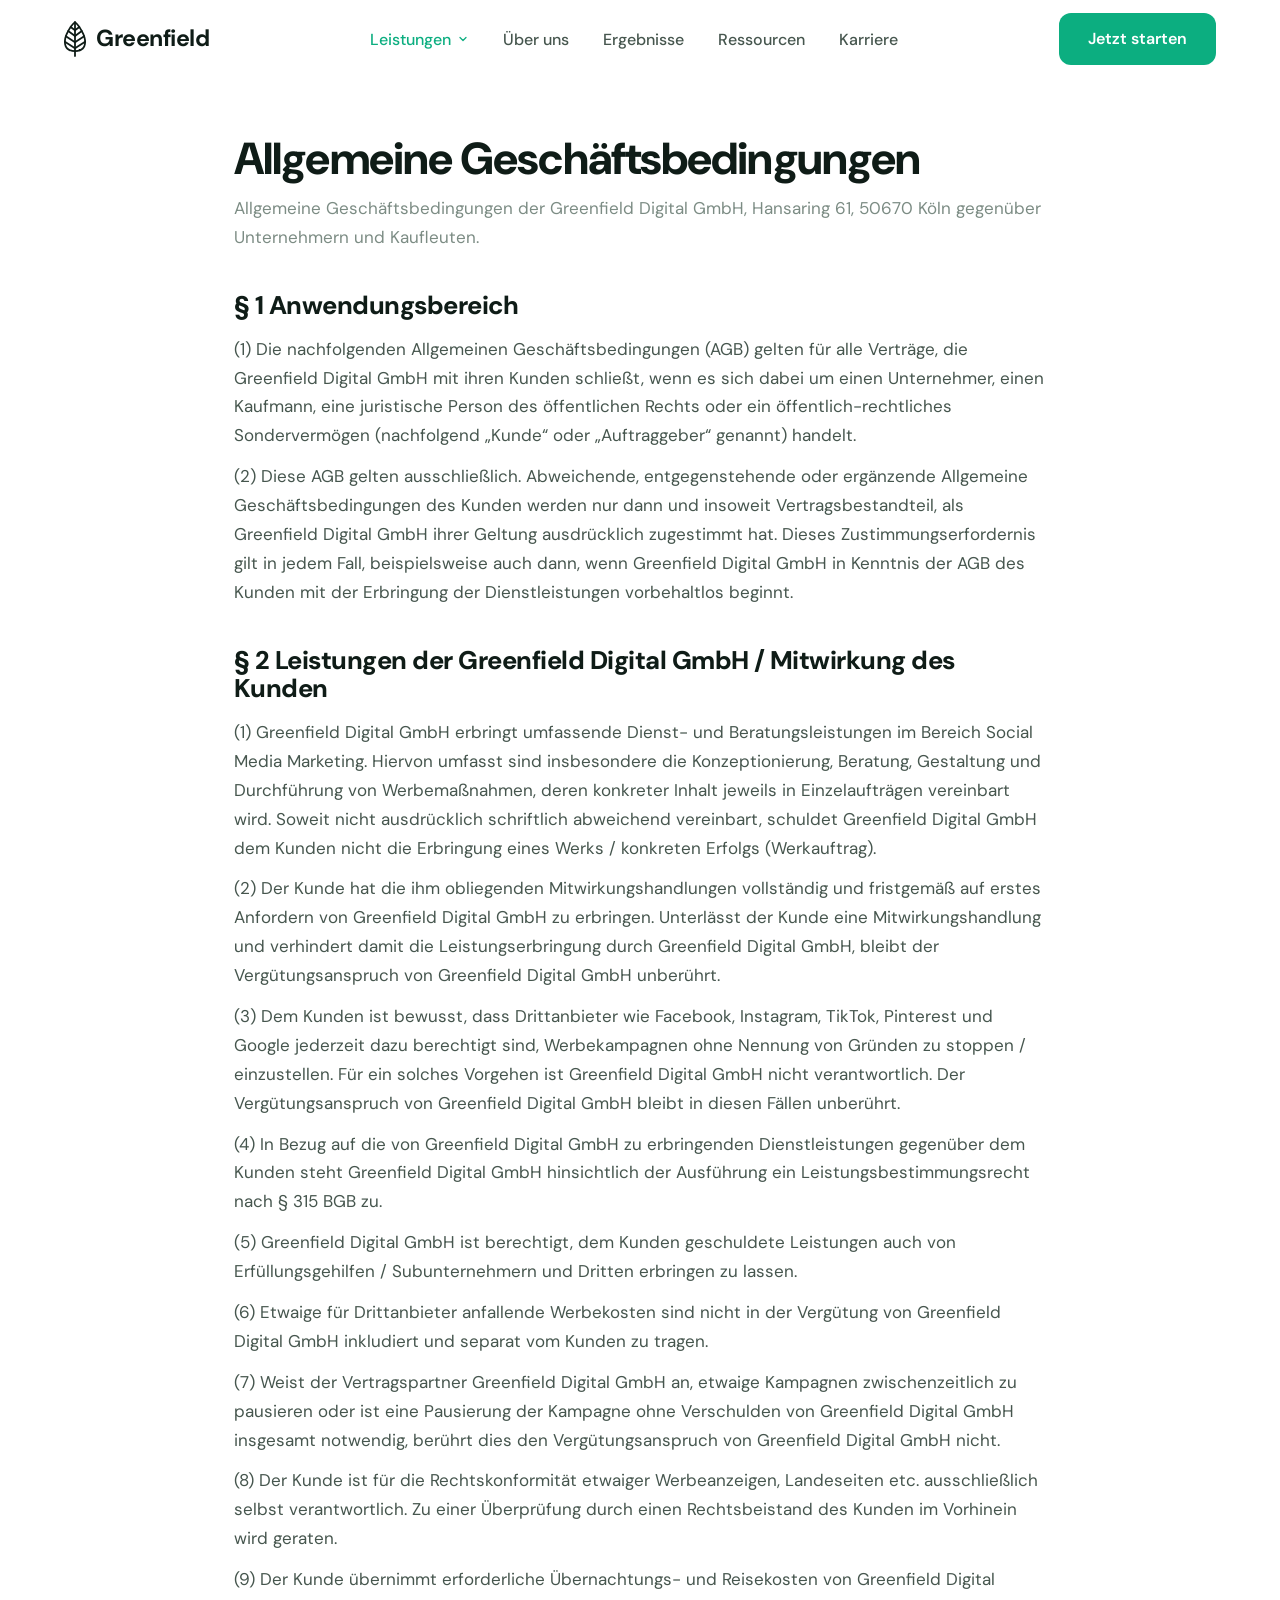
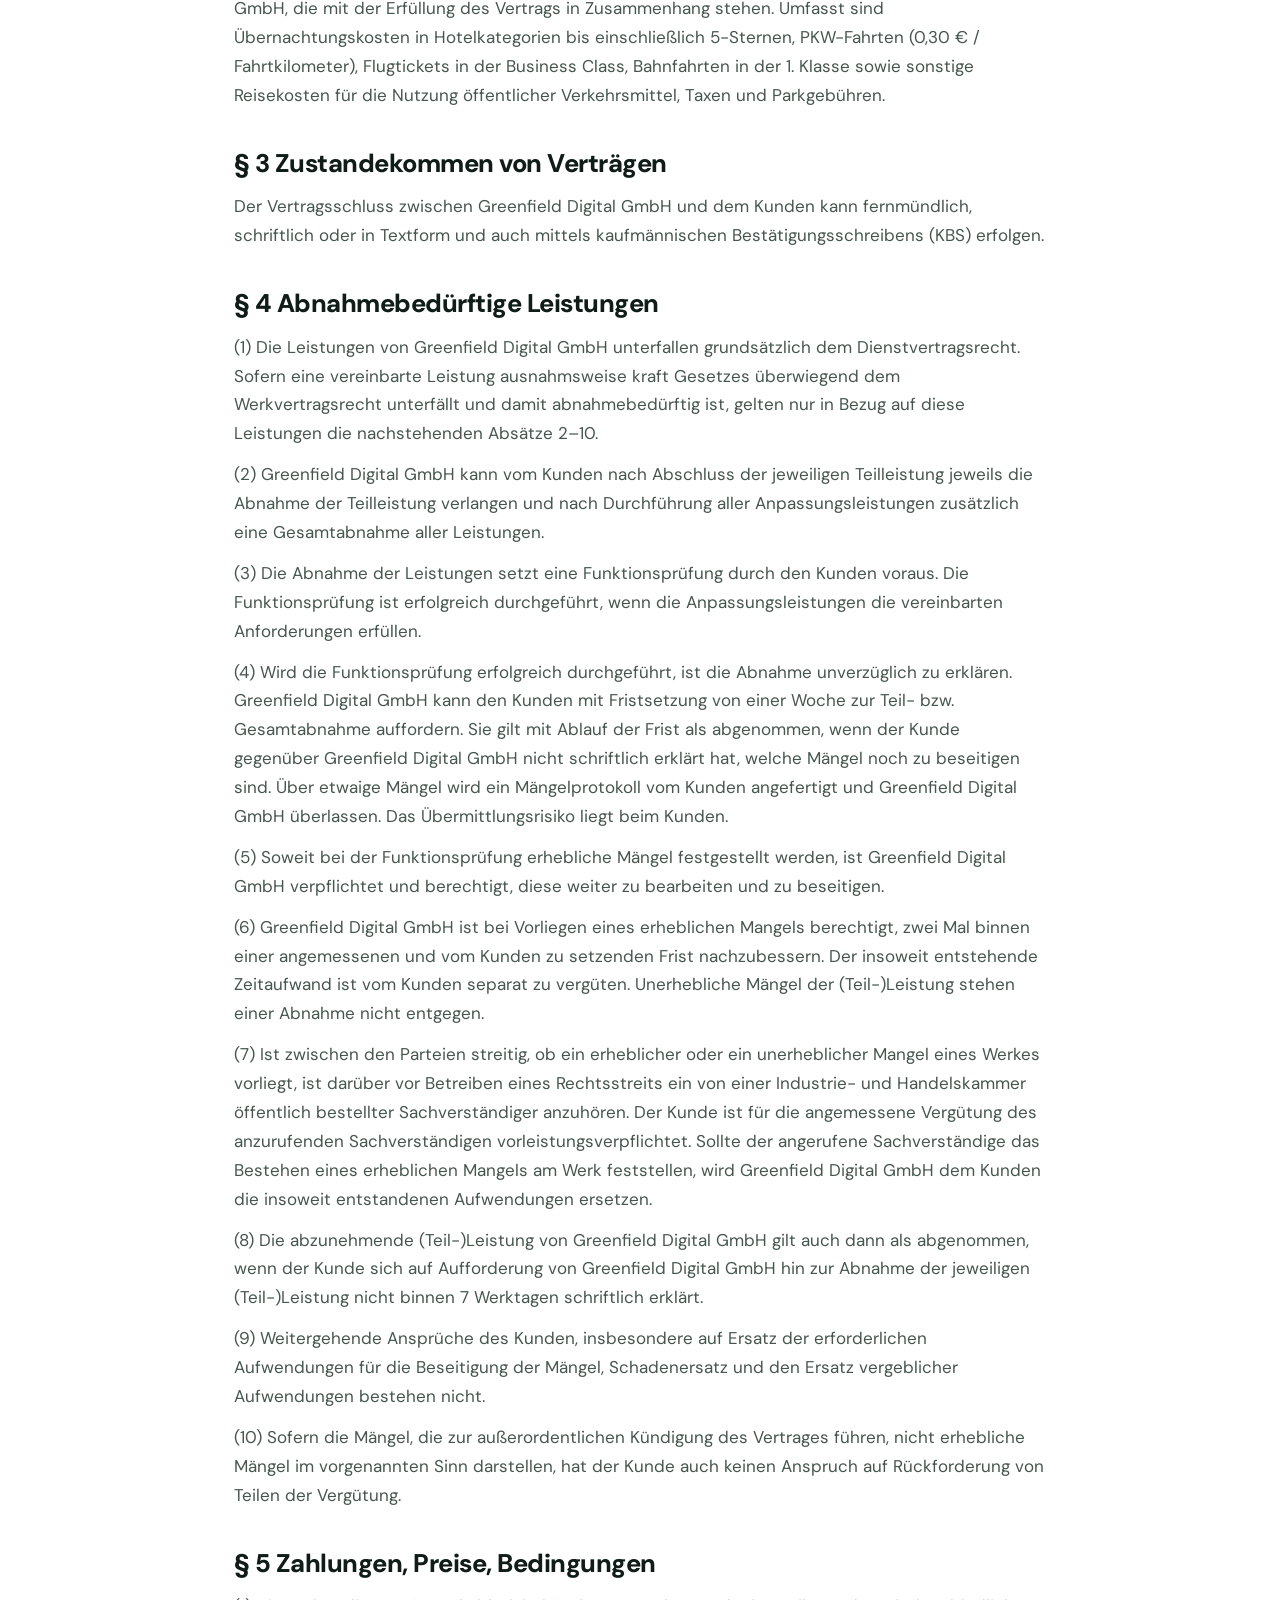
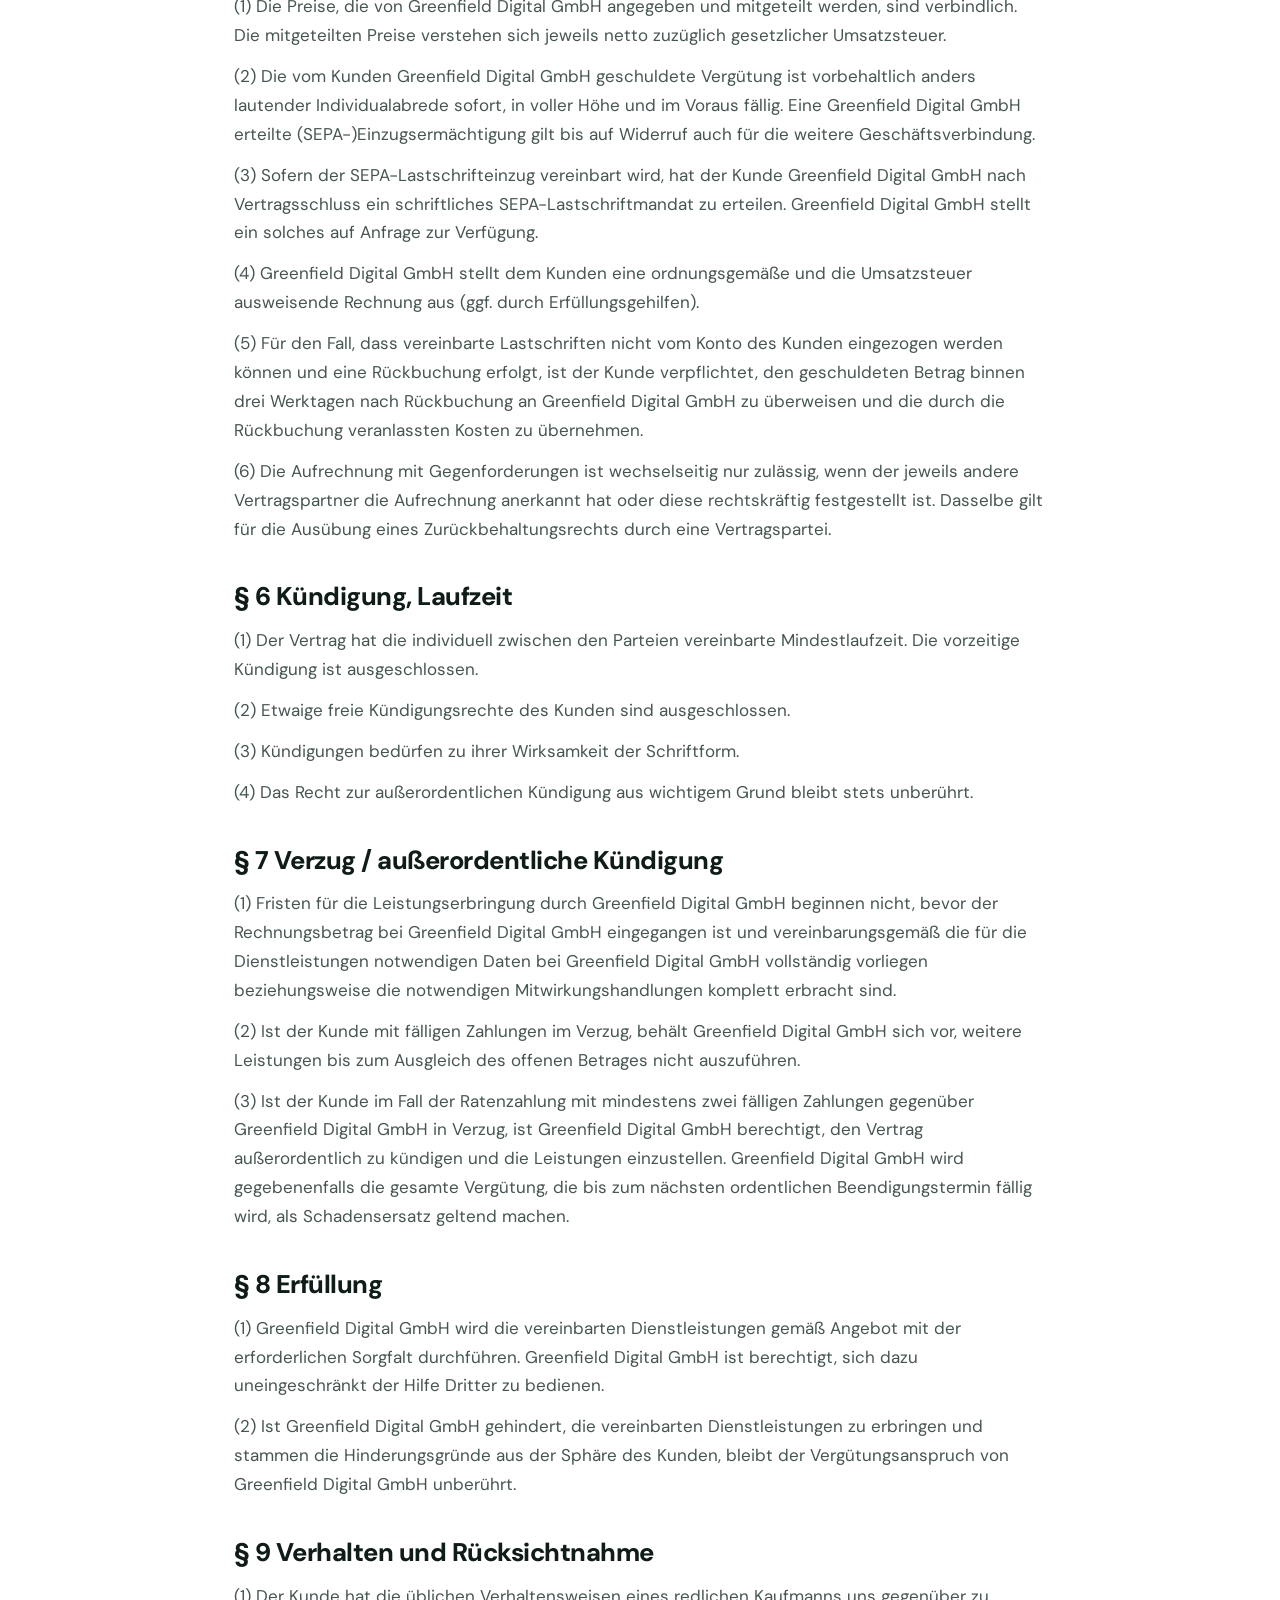
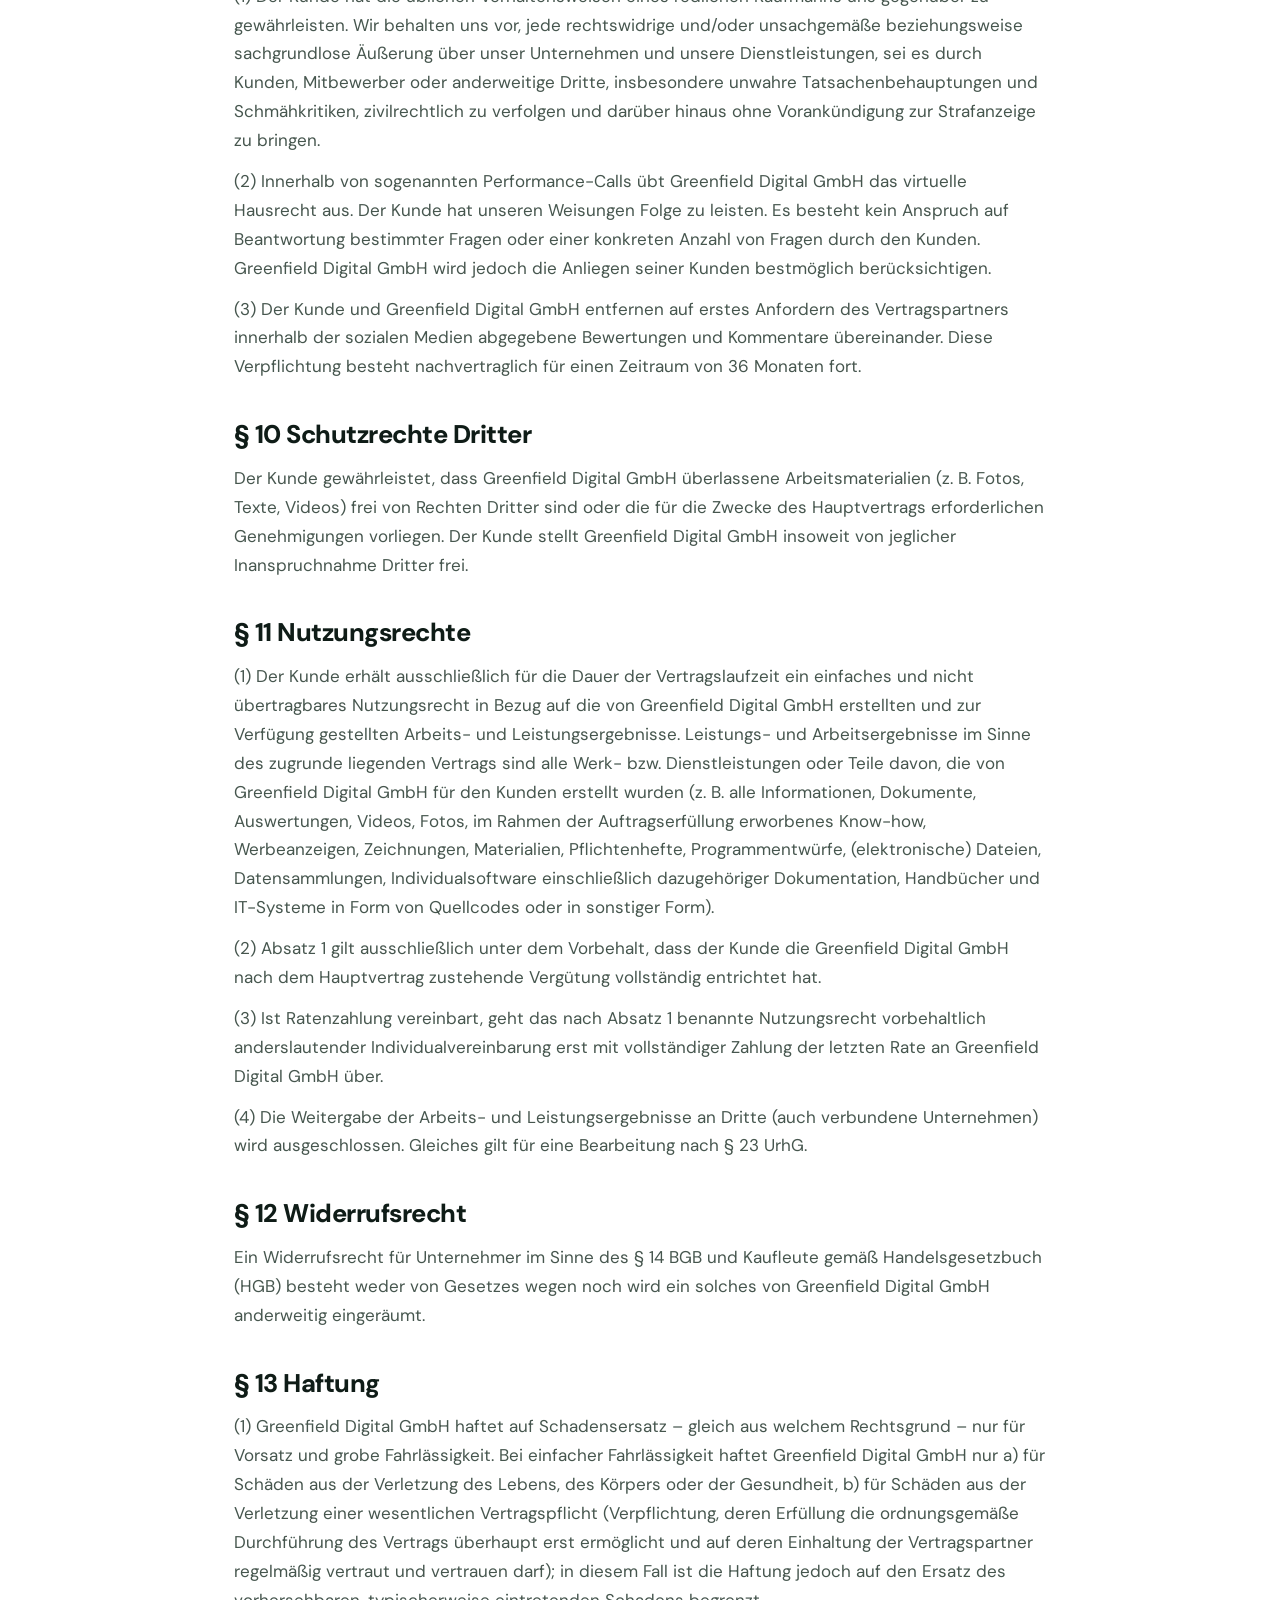
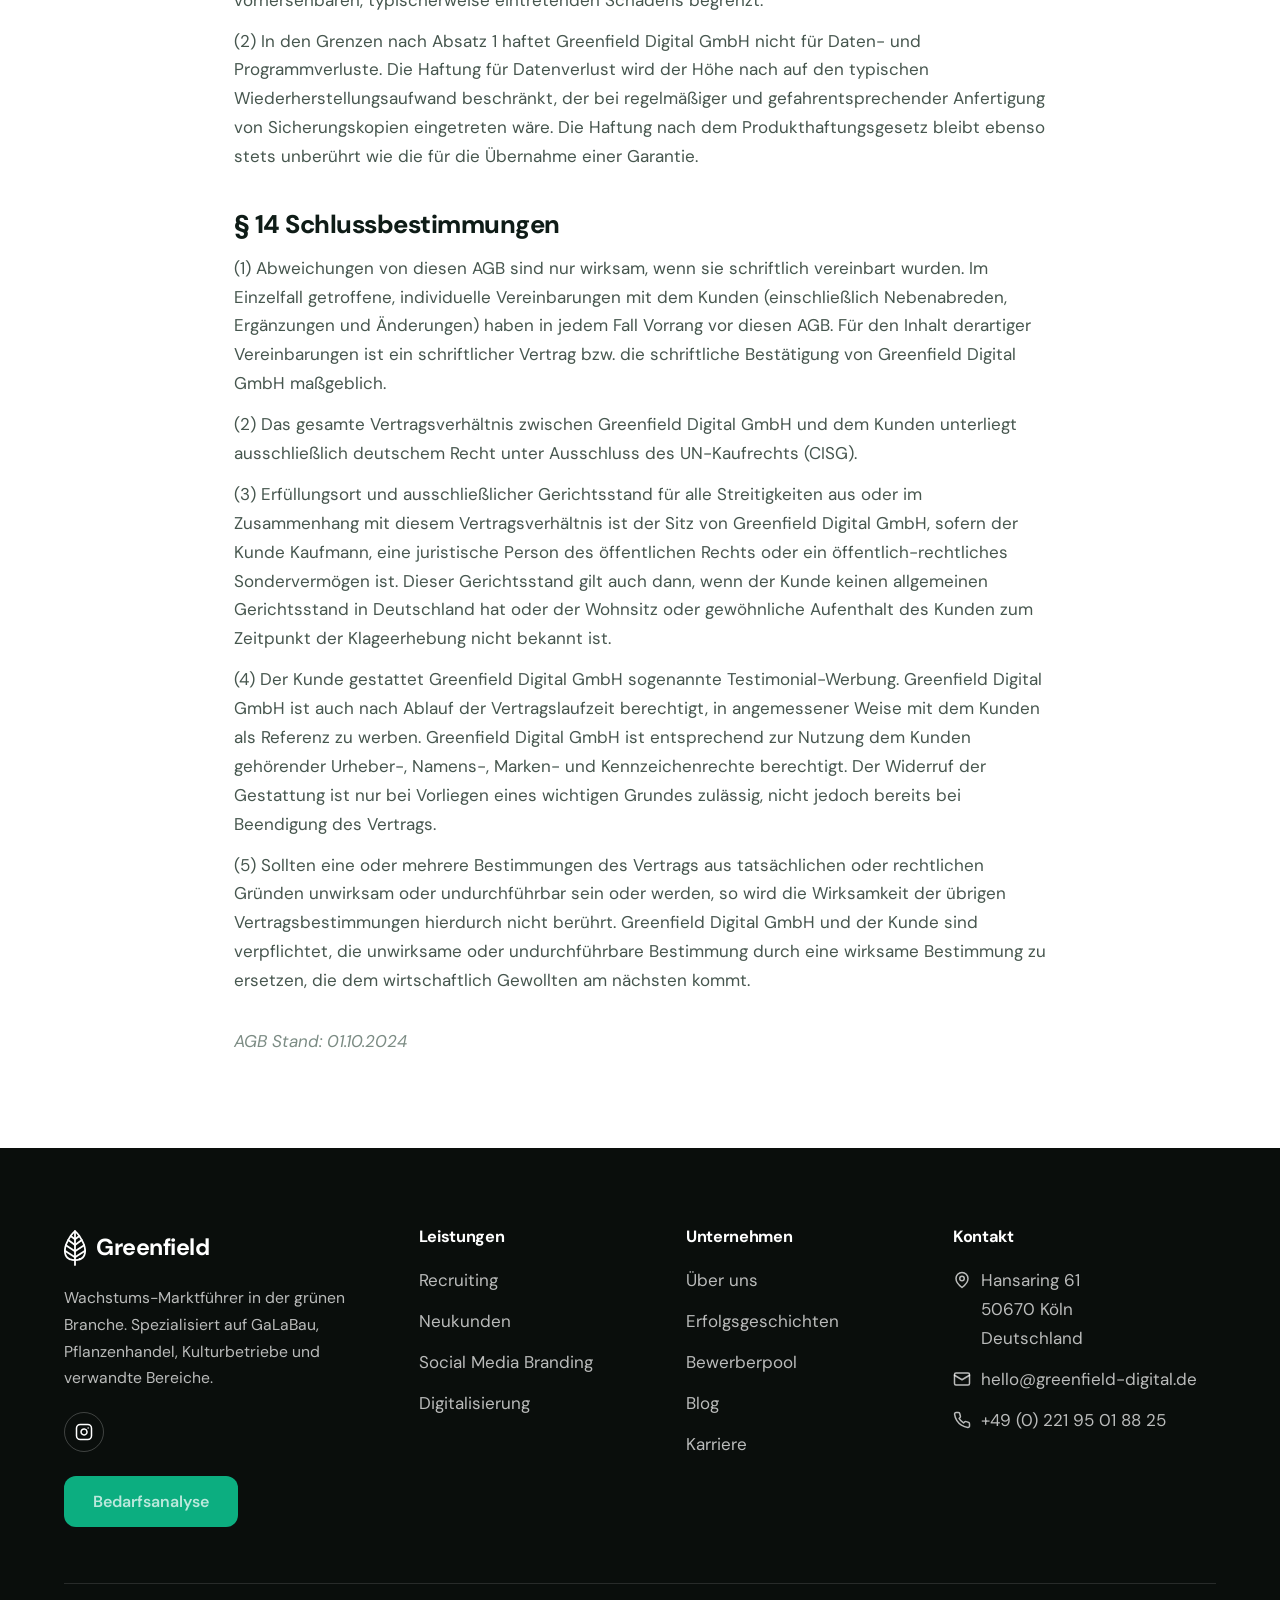
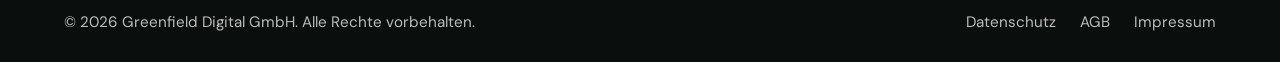
<file: agb.html>
<!DOCTYPE html>
<html lang="de">
<head>
  <meta charset="UTF-8">
  <meta name="viewport" content="width=device-width, initial-scale=1.0">
  <title>AGB – Greenfield Digital</title>
  <meta name="description" content="Allgemeine Geschäftsbedingungen der Greenfield Digital GmbH.">
  <!-- TODO vor Go-Live auf greenfield-digital.de: noindex entfernen! -->
  <meta name="robots" content="noindex">
  <meta property="og:title" content="AGB – Greenfield Digital">
  <meta property="og:description" content="Allgemeine Geschäftsbedingungen der Greenfield Digital GmbH.">
  <meta property="og:type" content="website">
  <!-- TODO Go-Live: og:image-Domain auf greenfield-digital.de umstellen -->
  <meta property="og:image" content="https://frdlnk-gc.github.io/greenfield-digital-website/assets/img/hero-home.jpg">
  <meta name="theme-color" content="#0CAE80">
  <link rel="icon" type="image/svg+xml" href="assets/img/favicon.svg">
  <link rel="icon" type="image/png" href="assets/img/favicon.png">
  <link rel="apple-touch-icon" href="assets/img/apple-touch-icon.png">
  <link rel="preconnect" href="https://fonts.googleapis.com">
  <link rel="preconnect" href="https://fonts.gstatic.com" crossorigin>
  <link href="https://fonts.googleapis.com/css2?family=DM+Sans:opsz,wght@9..40,400;9..40,500;9..40,600;9..40,700;9..40,800&display=swap" rel="stylesheet">
  <link rel="stylesheet" href="assets/css/foundation.css">
  <style>
    .legal-wrap { max-width: 860px; margin: 0 auto; padding: calc(var(--nav-h) + 56px) 24px 80px; }
    .legal-wrap h1 { font-size: clamp(2rem, 3.6vw, 2.8rem); margin-bottom: 10px; }
    .legal-wrap .lead { color: var(--muted); margin-bottom: 36px; }
    .legal-wrap h2 { font-size: clamp(1.3rem, 2.2vw, 1.6rem); margin: 40px 0 14px; }
    .legal-wrap h3 { font-size: 1.1rem; margin: 26px 0 10px; }
    .legal-wrap p, .legal-wrap li { margin-bottom: 12px; }
    .legal-wrap ul, .legal-wrap ol { padding-left: 22px; margin-bottom: 16px; }
    .legal-wrap ul li { list-style: disc; }
    .legal-wrap ol li { list-style: decimal; }
    .legal-wrap .box {
      background: var(--mint-soft);
      border: 1px solid var(--line);
      border-radius: var(--r-md);
      padding: 20px 24px;
      margin-bottom: 24px;
    }
    .legal-wrap a { font-weight: 600; overflow-wrap: anywhere; }
    .legal-wrap p, .legal-wrap li { overflow-wrap: anywhere; }
    .legal-wrap table { border-collapse: collapse; width: 100%; margin-bottom: 18px; }
    .legal-wrap td, .legal-wrap th { border: 1px solid var(--line); padding: 10px 12px; text-align: left; font-size: .95rem; }
  </style>
</head>
<body>

  <svg xmlns="http://www.w3.org/2000/svg" style="display:none" aria-hidden="true"><defs><g id="gf-leaf"><path transform="matrix(1,0,0,-1,66.15234,55.992677)" d="M23.574303 25.10035 24.620106 25.58577 24.620085 25.585816 23.574303 25.10035ZM12.995802 40.06275 13.745462 40.938734 12.995891 41.580217 12.246243 40.93882 12.995802 40.06275ZM2.416528 25.10035 1.370747 25.585816 1.370725 25.58577 2.416528 25.10035ZM.963188 9.17907 2.028077 9.62105 2.028033 9.621157 .963188 9.17907ZM9.088648 3.287144 9.264523 4.42662 9.237376 4.430809 9.210061 4.433704 9.088648 3.287144ZM12.995802 2.68409 12.819927 1.544613 12.995819 1.517464 13.17171 1.544621 12.995802 2.68409ZM16.902184 3.287144 16.780772 4.433704 16.753439 4.430809 16.726275 4.426617 16.902184 3.287144ZM25.027644 9.17907 23.9628 9.621157 23.962754 9.62105 25.027644 9.17907ZM23.574303 25.10035 24.620085 25.585816C21.064307 33.24562 17.151864 38.023557 13.745462 40.938734L12.995802 40.06275 12.246141 39.18677C15.366294 36.51656 19.091013 32.019914 22.52852 24.614886L23.574303 25.10035ZM12.995802 40.06275 12.246243 40.93882C8.838986 38.023599 4.926521 33.245615 1.370747 25.585816L2.416528 25.10035 3.46231 24.614886C6.899823 32.019926 10.624522 36.516519 13.74536 39.186685L12.995802 40.06275ZM2.416528 25.10035 1.370725 25.58577C.316806 23.31517-.583657 20.429493-.962011 17.471108-1.338918 14.524046-1.20993 11.406448-.101657 8.73698L.963188 9.17907 2.028033 9.621157C1.129202 11.786146 .977457 14.458805 1.325295 17.17858 1.671685 19.887028 2.501445 22.544764 3.462332 24.614933L2.416528 25.10035ZM.963188 9.17907-.101701 8.737087C2.307079 2.933487 8.08656 2.233845 8.967236 2.140587L9.088648 3.287144 9.210061 4.433704C8.417892 4.51759 3.90153 5.107239 2.028077 9.62105L.963188 9.17907ZM9.088648 3.287144 8.912774 2.147671 12.819927 1.544613 12.995802 2.68409 13.171676 3.823563 9.264523 4.42662 9.088648 3.287144ZM12.995802 2.68409 13.17171 1.544621 17.07809 2.147675 16.902184 3.287144 16.726275 4.426617 12.819894 3.823559 12.995802 2.68409ZM16.902184 3.287144 17.023596 2.140587C17.90427 2.233845 23.683753 2.933487 26.092532 8.737087L25.027644 9.17907 23.962754 9.62105C22.0893 5.107239 17.572939 4.51759 16.780772 4.433704L16.902184 3.287144ZM25.027644 9.17907 26.092488 8.73698C27.200762 11.406448 27.32975 14.524046 26.952843 17.471108 26.574488 20.429493 25.674025 23.31517 24.620106 25.58577L23.574303 25.10035 22.5285 24.614933C23.489388 22.544764 24.319148 19.887028 24.665537 17.17858 25.013375 14.458805 24.86163 11.786146 23.9628 9.621157L25.027644 9.17907Z"/><path transform="matrix(1,0,0,-1,78.76465,61.739748)" d="M1.538061 45.809885C1.538061 46.44665 1.02186 46.962854 .385093 46.962854-.251674 46.962854-.767875 46.44665-.767875 45.809885H.385093 1.538061ZM-.767875 2.305935C-.767875 1.66917-.251674 1.152969 .385093 1.152969 1.02186 1.152969 1.538061 1.66917 1.538061 2.305935H.385093-.767875ZM.385093 45.809885H-.767875V2.305935H.385093 1.538061V45.809885H.385093Z"/><path transform="matrix(1,0,0,-1,79.14746,52.065187)" d="M-.630466 3.59236C-1.163599 3.244164-1.31352 2.529704-.965323 1.996572-.617126 1.463438 .097333 1.313519 .630466 1.661716L0 2.627038-.630466 3.59236ZM13.625811 10.149164C14.158943 10.497361 14.308864 11.21182 13.960667 11.744953 13.61247 12.278086 12.89801 12.428006 12.364878 12.079809L12.995344 11.114487 13.625811 10.149164ZM0 2.627038 .630466 1.661716 13.625811 10.149164 12.995344 11.114487 12.364878 12.079809-.630466 3.59236 0 2.627038Z"/><path transform="matrix(1,0,0,-1,79.14746,44.44507)" d="M-.639479 3.584477C-1.169328 3.231302-1.312551 2.515471-.959376 1.985622-.606201 1.455773 .109631 1.312551 .639479 1.665726L0 2.625101-.639479 3.584477ZM12.407919 9.510069C12.937767 9.863243 13.08099 10.579075 12.727815 11.108924 12.37464 11.638772 11.658809 11.781995 11.12896 11.42882L11.768439 10.469444 12.407919 9.510069ZM0 2.625101 .639479 1.665726 12.407919 9.510069 11.768439 10.469444 11.12896 11.42882-.639479 3.584477 0 2.625101Z"/><path transform="matrix(1,0,0,-1,79.14746,36.404298)" d="M-.684337 3.539631C-1.196808 3.161683-1.30586 2.439855-.927911 1.927383-.549963 1.414912 .171865 1.30586 .684337 1.683809L0 2.61172-.684337 3.539631ZM9.465996 8.160301C9.978467 8.53825 10.087519 9.260078 9.70957 9.77255 9.331622 10.285021 8.609794 10.394073 8.097322 10.016125L8.781659 9.088213 9.465996 8.160301ZM0 2.61172 .684337 1.683809 9.465996 8.160301 8.781659 9.088213 8.097322 10.016125-.684337 3.539631 0 2.61172Z"/><path transform="matrix(1,0,0,-1,79.14746,28.924805)" d="M-.684366 3.539598C-1.196825 3.161633-1.305854 2.439802-.927889 1.927343-.549924 1.414884 .171907 1.305855 .684366 1.68382L0 2.611709-.684366 3.539598ZM6.283617 5.813556C6.796077 6.191521 6.905106 6.913352 6.527141 7.425812 6.149176 7.938271 5.427344 8.0473 4.914885 7.669335L5.599251 6.741446 6.283617 5.813556ZM0 2.611709 .684366 1.68382 6.283617 5.813556 5.599251 6.741446 4.914885 7.669335-.684366 3.539598 0 2.611709Z"/><path transform="matrix(1,0,0,-1,66.1582,52.06494)" d="M12.359464 1.661729C12.892588 1.313519 13.607051 1.463423 13.95526 1.996548 14.30347 2.529673 14.153566 3.244135 13.620441 3.592345L12.989953 2.627037 12.359464 1.661729ZM.630489 12.076713C.097365 12.424922-.617098 12.275019-.965308 11.741894-1.313517 11.208769-1.163614 10.494307-.630489 10.146096L0 11.111404 .630489 12.076713ZM12.989953 2.627037 13.620441 3.592345 .630489 12.076713 0 11.111404-.630489 10.146096 12.359464 1.661729 12.989953 2.627037Z"/><path transform="matrix(1,0,0,-1,67.37695,44.44507)" d="M11.12896 1.665726C11.658809 1.312551 12.37464 1.455773 12.727815 1.985622 13.08099 2.515471 12.937767 3.231302 12.407919 3.584477L11.768439 2.625101 11.12896 1.665726ZM.639479 11.42882C.109631 11.781995-.606201 11.638772-.959376 11.108924-1.312551 10.579075-1.169328 9.863243-.639479 9.510069L0 10.469444 .639479 11.42882ZM11.768439 2.625101 12.407919 3.584477 .639479 11.42882 0 10.469444-.639479 9.510069 11.12896 1.665726 11.768439 2.625101Z"/><path transform="matrix(1,0,0,-1,70.37012,36.404298)" d="M8.097322 1.683809C8.609794 1.30586 9.331622 1.414912 9.70957 1.927383 10.087519 2.439855 9.978467 3.161683 9.465996 3.539631L8.781659 2.61172 8.097322 1.683809ZM.684337 10.016125C.171865 10.394073-.549963 10.285021-.927911 9.77255-1.30586 9.260078-1.196808 8.53825-.684337 8.160301L0 9.088213 .684337 10.016125ZM8.781659 2.61172 9.465996 3.539631 .684337 10.016125 0 9.088213-.684337 8.160301 8.097322 1.683809 8.781659 2.61172Z"/><path transform="matrix(1,0,0,-1,73.55078,28.924805)" d="M4.914885 1.68382C5.427344 1.305855 6.149176 1.414884 6.527141 1.927343 6.905106 2.439802 6.796077 3.161633 6.283617 3.539598L5.599251 2.611709 4.914885 1.68382ZM.684366 7.669335C.171907 8.0473-.549924 7.938271-.927889 7.425812-1.305854 6.913352-1.196825 6.191521-.684366 5.813556L0 6.741446 .684366 7.669335ZM5.599251 2.611709 6.283617 3.539598 .684366 7.669335 0 6.741446-.684366 5.813556 4.914885 1.68382 5.599251 2.611709Z"/></g></defs></svg>

<header class="site-nav" id="nav">
    <div class="inner">
      <a class="brand" href="index.html" aria-label="Greenfield Digital – Startseite">
        <span class="mark"><svg viewBox="65 14.41 28.3 46.17" fill="currentColor" aria-hidden="true"><use href="#gf-leaf"/></svg></span>
        <span class="word">Greenfield</span>
      </a>
      <nav aria-label="Hauptnavigation">
        <ul class="nav-links" id="navLinks">
          <li class="has-drop">
            <a href="index.html#leistungen" class="active">Leistungen
              <svg class="caret" width="12" height="12" viewBox="0 0 24 24" fill="none" stroke="currentColor" stroke-width="2.5" stroke-linecap="round" stroke-linejoin="round" aria-hidden="true"><path d="m6 9 6 6 6-6"/></svg>
            </a>
            <ul class="drop">
              <li><a href="recruiting.html">Recruiting<small>Nachhaltige Personalgewinnung</small></a></li>
              <li><a href="neukundengewinnung.html">Neukundengewinnung<small>Planbar neue Aufträge</small></a></li>
              <li><a href="social-media.html">Social Media Branding<small>Platzhirsch in der Region</small></a></li>
              <li><a href="digitalisierung.html">Digitalisierung &amp; KI<small>Prozesse neu gedacht</small></a></li>
            </ul>
          </li>
          <li><a href="ueber-uns.html">Über uns</a></li>
          <li><a href="ergebnisse.html">Ergebnisse</a></li>
          <li><a href="blog.html">Ressourcen</a></li>
          <li><a href="karriere.html">Karriere</a></li>
        </ul>
      </nav>
      <div style="display:flex; align-items:center; gap:10px;">
        <a class="btn btn--primary nav-cta-desktop" href="index.html#kontakt">Jetzt starten</a>
        <button class="nav-burger" id="burger" aria-label="Menü öffnen" aria-expanded="false" aria-controls="navLinks">
          <span class="nb-line" aria-hidden="true"></span><span class="nb-line" aria-hidden="true"></span><span class="nb-line" aria-hidden="true"></span>
        </button>
      </div>
    </div>
  </header>

  <main>
    <div class="legal-wrap">

  <h1>Allgemeine Geschäftsbedingungen</h1>
  <p class="lead">Allgemeine Geschäftsbedingungen der Greenfield Digital GmbH, Hansaring 61, 50670 Köln gegenüber Unternehmern und Kaufleuten.</p>

  <h2>§ 1 Anwendungsbereich</h2>
  <p>(1) Die nachfolgenden Allgemeinen Geschäftsbedingungen (AGB) gelten für alle Verträge, die Greenfield Digital GmbH mit ihren Kunden schließt, wenn es sich dabei um einen Unternehmer, einen Kaufmann, eine juristische Person des öffentlichen Rechts oder ein öffentlich-rechtliches Sondervermögen (nachfolgend „Kunde“ oder „Auftraggeber“ genannt) handelt.</p>
  <p>(2) Diese AGB gelten ausschließlich. Abweichende, entgegenstehende oder ergänzende Allgemeine Geschäftsbedingungen des Kunden werden nur dann und insoweit Vertragsbestandteil, als Greenfield Digital GmbH ihrer Geltung ausdrücklich zugestimmt hat. Dieses Zustimmungserfordernis gilt in jedem Fall, beispielsweise auch dann, wenn Greenfield Digital GmbH in Kenntnis der AGB des Kunden mit der Erbringung der Dienstleistungen vorbehaltlos beginnt.</p>

  <h2>§ 2 Leistungen der Greenfield Digital GmbH / Mitwirkung des Kunden</h2>
  <p>(1) Greenfield Digital GmbH erbringt umfassende Dienst- und Beratungsleistungen im Bereich Social Media Marketing. Hiervon umfasst sind insbesondere die Konzeptionierung, Beratung, Gestaltung und Durchführung von Werbemaßnahmen, deren konkreter Inhalt jeweils in Einzelaufträgen vereinbart wird. Soweit nicht ausdrücklich schriftlich abweichend vereinbart, schuldet Greenfield Digital GmbH dem Kunden nicht die Erbringung eines Werks / konkreten Erfolgs (Werkauftrag).</p>
  <p>(2) Der Kunde hat die ihm obliegenden Mitwirkungshandlungen vollständig und fristgemäß auf erstes Anfordern von Greenfield Digital GmbH zu erbringen. Unterlässt der Kunde eine Mitwirkungshandlung und verhindert damit die Leistungserbringung durch Greenfield Digital GmbH, bleibt der Vergütungsanspruch von Greenfield Digital GmbH unberührt.</p>
  <p>(3) Dem Kunden ist bewusst, dass Drittanbieter wie Facebook, Instagram, TikTok, Pinterest und Google jederzeit dazu berechtigt sind, Werbekampagnen ohne Nennung von Gründen zu stoppen / einzustellen. Für ein solches Vorgehen ist Greenfield Digital GmbH nicht verantwortlich. Der Vergütungsanspruch von Greenfield Digital GmbH bleibt in diesen Fällen unberührt.</p>
  <p>(4) In Bezug auf die von Greenfield Digital GmbH zu erbringenden Dienstleistungen gegenüber dem Kunden steht Greenfield Digital GmbH hinsichtlich der Ausführung ein Leistungsbestimmungsrecht nach § 315 BGB zu.</p>
  <p>(5) Greenfield Digital GmbH ist berechtigt, dem Kunden geschuldete Leistungen auch von Erfüllungsgehilfen / Subunternehmern und Dritten erbringen zu lassen.</p>
  <p>(6) Etwaige für Drittanbieter anfallende Werbekosten sind nicht in der Vergütung von Greenfield Digital GmbH inkludiert und separat vom Kunden zu tragen.</p>
  <p>(7) Weist der Vertragspartner Greenfield Digital GmbH an, etwaige Kampagnen zwischenzeitlich zu pausieren oder ist eine Pausierung der Kampagne ohne Verschulden von Greenfield Digital GmbH insgesamt notwendig, berührt dies den Vergütungsanspruch von Greenfield Digital GmbH nicht.</p>
  <p>(8) Der Kunde ist für die Rechtskonformität etwaiger Werbeanzeigen, Landeseiten etc. ausschließlich selbst verantwortlich. Zu einer Überprüfung durch einen Rechtsbeistand des Kunden im Vorhinein wird geraten.</p>
  <p>(9) Der Kunde übernimmt erforderliche Übernachtungs- und Reisekosten von Greenfield Digital GmbH, die mit der Erfüllung des Vertrags in Zusammenhang stehen. Umfasst sind Übernachtungskosten in Hotelkategorien bis einschließlich 5-Sternen, PKW-Fahrten (0,30 € / Fahrtkilometer), Flugtickets in der Business Class, Bahnfahrten in der 1. Klasse sowie sonstige Reisekosten für die Nutzung öffentlicher Verkehrsmittel, Taxen und Parkgebühren.</p>

  <h2>§ 3 Zustandekommen von Verträgen</h2>
  <p>Der Vertragsschluss zwischen Greenfield Digital GmbH und dem Kunden kann fernmündlich, schriftlich oder in Textform und auch mittels kaufmännischen Bestätigungsschreibens (KBS) erfolgen.</p>

  <h2>§ 4 Abnahmebedürftige Leistungen</h2>
  <p>(1) Die Leistungen von Greenfield Digital GmbH unterfallen grundsätzlich dem Dienstvertragsrecht. Sofern eine vereinbarte Leistung ausnahmsweise kraft Gesetzes überwiegend dem Werkvertragsrecht unterfällt und damit abnahmebedürftig ist, gelten nur in Bezug auf diese Leistungen die nachstehenden Absätze 2–10.</p>
  <p>(2) Greenfield Digital GmbH kann vom Kunden nach Abschluss der jeweiligen Teilleistung jeweils die Abnahme der Teilleistung verlangen und nach Durchführung aller Anpassungsleistungen zusätzlich eine Gesamtabnahme aller Leistungen.</p>
  <p>(3) Die Abnahme der Leistungen setzt eine Funktionsprüfung durch den Kunden voraus. Die Funktionsprüfung ist erfolgreich durchgeführt, wenn die Anpassungsleistungen die vereinbarten Anforderungen erfüllen.</p>
  <p>(4) Wird die Funktionsprüfung erfolgreich durchgeführt, ist die Abnahme unverzüglich zu erklären. Greenfield Digital GmbH kann den Kunden mit Fristsetzung von einer Woche zur Teil- bzw. Gesamtabnahme auffordern. Sie gilt mit Ablauf der Frist als abgenommen, wenn der Kunde gegenüber Greenfield Digital GmbH nicht schriftlich erklärt hat, welche Mängel noch zu beseitigen sind. Über etwaige Mängel wird ein Mängelprotokoll vom Kunden angefertigt und Greenfield Digital GmbH überlassen. Das Übermittlungsrisiko liegt beim Kunden.</p>
  <p>(5) Soweit bei der Funktionsprüfung erhebliche Mängel festgestellt werden, ist Greenfield Digital GmbH verpflichtet und berechtigt, diese weiter zu bearbeiten und zu beseitigen.</p>
  <p>(6) Greenfield Digital GmbH ist bei Vorliegen eines erheblichen Mangels berechtigt, zwei Mal binnen einer angemessenen und vom Kunden zu setzenden Frist nachzubessern. Der insoweit entstehende Zeitaufwand ist vom Kunden separat zu vergüten. Unerhebliche Mängel der (Teil-)Leistung stehen einer Abnahme nicht entgegen.</p>
  <p>(7) Ist zwischen den Parteien streitig, ob ein erheblicher oder ein unerheblicher Mangel eines Werkes vorliegt, ist darüber vor Betreiben eines Rechtsstreits ein von einer Industrie- und Handelskammer öffentlich bestellter Sachverständiger anzuhören. Der Kunde ist für die angemessene Vergütung des anzurufenden Sachverständigen vorleistungsverpflichtet. Sollte der angerufene Sachverständige das Bestehen eines erheblichen Mangels am Werk feststellen, wird Greenfield Digital GmbH dem Kunden die insoweit entstandenen Aufwendungen ersetzen.</p>
  <p>(8) Die abzunehmende (Teil-)Leistung von Greenfield Digital GmbH gilt auch dann als abgenommen, wenn der Kunde sich auf Aufforderung von Greenfield Digital GmbH hin zur Abnahme der jeweiligen (Teil-)Leistung nicht binnen 7 Werktagen schriftlich erklärt.</p>
  <p>(9) Weitergehende Ansprüche des Kunden, insbesondere auf Ersatz der erforderlichen Aufwendungen für die Beseitigung der Mängel, Schadenersatz und den Ersatz vergeblicher Aufwendungen bestehen nicht.</p>
  <p>(10) Sofern die Mängel, die zur außerordentlichen Kündigung des Vertrages führen, nicht erhebliche Mängel im vorgenannten Sinn darstellen, hat der Kunde auch keinen Anspruch auf Rückforderung von Teilen der Vergütung.</p>

  <h2>§ 5 Zahlungen, Preise, Bedingungen</h2>
  <p>(1) Die Preise, die von Greenfield Digital GmbH angegeben und mitgeteilt werden, sind verbindlich. Die mitgeteilten Preise verstehen sich jeweils netto zuzüglich gesetzlicher Umsatzsteuer.</p>
  <p>(2) Die vom Kunden Greenfield Digital GmbH geschuldete Vergütung ist vorbehaltlich anders lautender Individualabrede sofort, in voller Höhe und im Voraus fällig. Eine Greenfield Digital GmbH erteilte (SEPA-)Einzugsermächtigung gilt bis auf Widerruf auch für die weitere Geschäftsverbindung.</p>
  <p>(3) Sofern der SEPA-Lastschrifteinzug vereinbart wird, hat der Kunde Greenfield Digital GmbH nach Vertragsschluss ein schriftliches SEPA-Lastschriftmandat zu erteilen. Greenfield Digital GmbH stellt ein solches auf Anfrage zur Verfügung.</p>
  <p>(4) Greenfield Digital GmbH stellt dem Kunden eine ordnungsgemäße und die Umsatzsteuer ausweisende Rechnung aus (ggf. durch Erfüllungsgehilfen).</p>
  <p>(5) Für den Fall, dass vereinbarte Lastschriften nicht vom Konto des Kunden eingezogen werden können und eine Rückbuchung erfolgt, ist der Kunde verpflichtet, den geschuldeten Betrag binnen drei Werktagen nach Rückbuchung an Greenfield Digital GmbH zu überweisen und die durch die Rückbuchung veranlassten Kosten zu übernehmen.</p>
  <p>(6) Die Aufrechnung mit Gegenforderungen ist wechselseitig nur zulässig, wenn der jeweils andere Vertragspartner die Aufrechnung anerkannt hat oder diese rechtskräftig festgestellt ist. Dasselbe gilt für die Ausübung eines Zurückbehaltungsrechts durch eine Vertragspartei.</p>

  <h2>§ 6 Kündigung, Laufzeit</h2>
  <p>(1) Der Vertrag hat die individuell zwischen den Parteien vereinbarte Mindestlaufzeit. Die vorzeitige Kündigung ist ausgeschlossen.</p>
  <p>(2) Etwaige freie Kündigungsrechte des Kunden sind ausgeschlossen.</p>
  <p>(3) Kündigungen bedürfen zu ihrer Wirksamkeit der Schriftform.</p>
  <p>(4) Das Recht zur außerordentlichen Kündigung aus wichtigem Grund bleibt stets unberührt.</p>

  <h2>§ 7 Verzug / außerordentliche Kündigung</h2>
  <p>(1) Fristen für die Leistungserbringung durch Greenfield Digital GmbH beginnen nicht, bevor der Rechnungsbetrag bei Greenfield Digital GmbH eingegangen ist und vereinbarungsgemäß die für die Dienstleistungen notwendigen Daten bei Greenfield Digital GmbH vollständig vorliegen beziehungsweise die notwendigen Mitwirkungshandlungen komplett erbracht sind.</p>
  <p>(2) Ist der Kunde mit fälligen Zahlungen im Verzug, behält Greenfield Digital GmbH sich vor, weitere Leistungen bis zum Ausgleich des offenen Betrages nicht auszuführen.</p>
  <p>(3) Ist der Kunde im Fall der Ratenzahlung mit mindestens zwei fälligen Zahlungen gegenüber Greenfield Digital GmbH in Verzug, ist Greenfield Digital GmbH berechtigt, den Vertrag außerordentlich zu kündigen und die Leistungen einzustellen. Greenfield Digital GmbH wird gegebenenfalls die gesamte Vergütung, die bis zum nächsten ordentlichen Beendigungstermin fällig wird, als Schadensersatz geltend machen.</p>

  <h2>§ 8 Erfüllung</h2>
  <p>(1) Greenfield Digital GmbH wird die vereinbarten Dienstleistungen gemäß Angebot mit der erforderlichen Sorgfalt durchführen. Greenfield Digital GmbH ist berechtigt, sich dazu uneingeschränkt der Hilfe Dritter zu bedienen.</p>
  <p>(2) Ist Greenfield Digital GmbH gehindert, die vereinbarten Dienstleistungen zu erbringen und stammen die Hinderungsgründe aus der Sphäre des Kunden, bleibt der Vergütungsanspruch von Greenfield Digital GmbH unberührt.</p>

  <h2>§ 9 Verhalten und Rücksichtnahme</h2>
  <p>(1) Der Kunde hat die üblichen Verhaltensweisen eines redlichen Kaufmanns uns gegenüber zu gewährleisten. Wir behalten uns vor, jede rechtswidrige und/oder unsachgemäße beziehungsweise sachgrundlose Äußerung über unser Unternehmen und unsere Dienstleistungen, sei es durch Kunden, Mitbewerber oder anderweitige Dritte, insbesondere unwahre Tatsachenbehauptungen und Schmähkritiken, zivilrechtlich zu verfolgen und darüber hinaus ohne Vorankündigung zur Strafanzeige zu bringen.</p>
  <p>(2) Innerhalb von sogenannten Performance-Calls übt Greenfield Digital GmbH das virtuelle Hausrecht aus. Der Kunde hat unseren Weisungen Folge zu leisten. Es besteht kein Anspruch auf Beantwortung bestimmter Fragen oder einer konkreten Anzahl von Fragen durch den Kunden. Greenfield Digital GmbH wird jedoch die Anliegen seiner Kunden bestmöglich berücksichtigen.</p>
  <p>(3) Der Kunde und Greenfield Digital GmbH entfernen auf erstes Anfordern des Vertragspartners innerhalb der sozialen Medien abgegebene Bewertungen und Kommentare übereinander. Diese Verpflichtung besteht nachvertraglich für einen Zeitraum von 36 Monaten fort.</p>

  <h2>§ 10 Schutzrechte Dritter</h2>
  <p>Der Kunde gewährleistet, dass Greenfield Digital GmbH überlassene Arbeitsmaterialien (z. B. Fotos, Texte, Videos) frei von Rechten Dritter sind oder die für die Zwecke des Hauptvertrags erforderlichen Genehmigungen vorliegen. Der Kunde stellt Greenfield Digital GmbH insoweit von jeglicher Inanspruchnahme Dritter frei.</p>

  <h2>§ 11 Nutzungsrechte</h2>
  <p>(1) Der Kunde erhält ausschließlich für die Dauer der Vertragslaufzeit ein einfaches und nicht übertragbares Nutzungsrecht in Bezug auf die von Greenfield Digital GmbH erstellten und zur Verfügung gestellten Arbeits- und Leistungsergebnisse. Leistungs- und Arbeitsergebnisse im Sinne des zugrunde liegenden Vertrags sind alle Werk- bzw. Dienstleistungen oder Teile davon, die von Greenfield Digital GmbH für den Kunden erstellt wurden (z. B. alle Informationen, Dokumente, Auswertungen, Videos, Fotos, im Rahmen der Auftragserfüllung erworbenes Know-how, Werbeanzeigen, Zeichnungen, Materialien, Pflichtenhefte, Programmentwürfe, (elektronische) Dateien, Datensammlungen, Individualsoftware einschließlich dazugehöriger Dokumentation, Handbücher und IT-Systeme in Form von Quellcodes oder in sonstiger Form).</p>
  <p>(2) Absatz 1 gilt ausschließlich unter dem Vorbehalt, dass der Kunde die Greenfield Digital GmbH nach dem Hauptvertrag zustehende Vergütung vollständig entrichtet hat.</p>
  <p>(3) Ist Ratenzahlung vereinbart, geht das nach Absatz 1 benannte Nutzungsrecht vorbehaltlich anderslautender Individualvereinbarung erst mit vollständiger Zahlung der letzten Rate an Greenfield Digital GmbH über.</p>
  <p>(4) Die Weitergabe der Arbeits- und Leistungsergebnisse an Dritte (auch verbundene Unternehmen) wird ausgeschlossen. Gleiches gilt für eine Bearbeitung nach § 23 UrhG.</p>

  <h2>§ 12 Widerrufsrecht</h2>
  <p>Ein Widerrufsrecht für Unternehmer im Sinne des § 14 BGB und Kaufleute gemäß Handelsgesetzbuch (HGB) besteht weder von Gesetzes wegen noch wird ein solches von Greenfield Digital GmbH anderweitig eingeräumt.</p>

  <h2>§ 13 Haftung</h2>
  <p>(1) Greenfield Digital GmbH haftet auf Schadensersatz – gleich aus welchem Rechtsgrund – nur für Vorsatz und grobe Fahrlässigkeit. Bei einfacher Fahrlässigkeit haftet Greenfield Digital GmbH nur a) für Schäden aus der Verletzung des Lebens, des Körpers oder der Gesundheit, b) für Schäden aus der Verletzung einer wesentlichen Vertragspflicht (Verpflichtung, deren Erfüllung die ordnungsgemäße Durchführung des Vertrags überhaupt erst ermöglicht und auf deren Einhaltung der Vertragspartner regelmäßig vertraut und vertrauen darf); in diesem Fall ist die Haftung jedoch auf den Ersatz des vorhersehbaren, typischerweise eintretenden Schadens begrenzt.</p>
  <p>(2) In den Grenzen nach Absatz 1 haftet Greenfield Digital GmbH nicht für Daten- und Programmverluste. Die Haftung für Datenverlust wird der Höhe nach auf den typischen Wiederherstellungsaufwand beschränkt, der bei regelmäßiger und gefahrentsprechender Anfertigung von Sicherungskopien eingetreten wäre. Die Haftung nach dem Produkthaftungsgesetz bleibt ebenso stets unberührt wie die für die Übernahme einer Garantie.</p>

  <h2>§ 14 Schlussbestimmungen</h2>
  <p>(1) Abweichungen von diesen AGB sind nur wirksam, wenn sie schriftlich vereinbart wurden. Im Einzelfall getroffene, individuelle Vereinbarungen mit dem Kunden (einschließlich Nebenabreden, Ergänzungen und Änderungen) haben in jedem Fall Vorrang vor diesen AGB. Für den Inhalt derartiger Vereinbarungen ist ein schriftlicher Vertrag bzw. die schriftliche Bestätigung von Greenfield Digital GmbH maßgeblich.</p>
  <p>(2) Das gesamte Vertragsverhältnis zwischen Greenfield Digital GmbH und dem Kunden unterliegt ausschließlich deutschem Recht unter Ausschluss des UN-Kaufrechts (CISG).</p>
  <p>(3) Erfüllungsort und ausschließlicher Gerichtsstand für alle Streitigkeiten aus oder im Zusammenhang mit diesem Vertragsverhältnis ist der Sitz von Greenfield Digital GmbH, sofern der Kunde Kaufmann, eine juristische Person des öffentlichen Rechts oder ein öffentlich-rechtliches Sondervermögen ist. Dieser Gerichtsstand gilt auch dann, wenn der Kunde keinen allgemeinen Gerichtsstand in Deutschland hat oder der Wohnsitz oder gewöhnliche Aufenthalt des Kunden zum Zeitpunkt der Klageerhebung nicht bekannt ist.</p>
  <p>(4) Der Kunde gestattet Greenfield Digital GmbH sogenannte Testimonial-Werbung. Greenfield Digital GmbH ist auch nach Ablauf der Vertragslaufzeit berechtigt, in angemessener Weise mit dem Kunden als Referenz zu werben. Greenfield Digital GmbH ist entsprechend zur Nutzung dem Kunden gehörender Urheber-, Namens-, Marken- und Kennzeichenrechte berechtigt. Der Widerruf der Gestattung ist nur bei Vorliegen eines wichtigen Grundes zulässig, nicht jedoch bereits bei Beendigung des Vertrags.</p>
  <p>(5) Sollten eine oder mehrere Bestimmungen des Vertrags aus tatsächlichen oder rechtlichen Gründen unwirksam oder undurchführbar sein oder werden, so wird die Wirksamkeit der übrigen Vertragsbestimmungen hierdurch nicht berührt. Greenfield Digital GmbH und der Kunde sind verpflichtet, die unwirksame oder undurchführbare Bestimmung durch eine wirksame Bestimmung zu ersetzen, die dem wirtschaftlich Gewollten am nächsten kommt.</p>

  <p style="margin-top:32px;color:var(--muted)"><em>AGB Stand: 01.10.2024</em></p>

    </div>
  </main>

<footer class="site-footer">
    <div class="container">
      <div class="cols">
        <div>
          <a class="brand" href="index.html">
            <span class="mark"><svg viewBox="65 14.41 28.3 46.17" fill="currentColor" aria-hidden="true"><use href="#gf-leaf"/></svg></span>
            <span class="word">Greenfield</span>
          </a>
          <p style="font-size:.98rem;">Wachstums-Marktführer in der grünen Branche. Spezialisiert auf GaLaBau, Pflanzenhandel, Kulturbetriebe und verwandte Bereiche.</p>
          <div class="social-row">
            <a href="https://www.instagram.com/greenfield_digital/" target="_blank" rel="noopener" aria-label="Greenfield Digital auf Instagram">
              <svg viewBox="0 0 24 24" fill="none" stroke="currentColor" stroke-width="2" stroke-linecap="round" stroke-linejoin="round"><rect x="2" y="2" width="20" height="20" rx="5"/><path d="M16 11.37A4 4 0 1 1 12.63 8 4 4 0 0 1 16 11.37z"/><line x1="17.5" y1="6.5" x2="17.51" y2="6.5"/></svg>
            </a>
          </div>
          <a class="btn btn--primary" href="index.html#kontakt">Bedarfsanalyse</a>
        </div>
        <div>
          <h4>Leistungen</h4>
          <ul>
            <li><a href="recruiting.html">Recruiting</a></li>
            <li><a href="neukundengewinnung.html">Neukunden</a></li>
            <li><a href="social-media.html">Social Media Branding</a></li>
            <li><a href="digitalisierung.html">Digitalisierung</a></li>
          </ul>
        </div>
        <div>
          <h4>Unternehmen</h4>
          <ul>
            <li><a href="ueber-uns.html">Über uns</a></li>
            <li><a href="ergebnisse.html">Erfolgsgeschichten</a></li>
            <li><a href="bewerberpool.html">Bewerberpool</a></li>
            <li><a href="blog.html">Blog</a></li>
            <li><a href="karriere.html">Karriere</a></li>
          </ul>
        </div>
        <div>
          <h4>Kontakt</h4>
          <ul>
            <li style="display:flex; gap:10px;">
              <svg style="flex:0 0 18px; margin-top:5px;" width="18" height="18" viewBox="0 0 24 24" fill="none" stroke="currentColor" stroke-width="2" stroke-linecap="round" stroke-linejoin="round" aria-hidden="true"><path d="M20 10c0 6-8 12-8 12s-8-6-8-12a8 8 0 0 1 16 0Z"/><circle cx="12" cy="10" r="3"/></svg>
              <span>Hansaring 61<br>50670 Köln<br>Deutschland</span>
            </li>
            <li style="display:flex; gap:10px; align-items:center;">
              <svg style="flex:0 0 18px;" width="18" height="18" viewBox="0 0 24 24" fill="none" stroke="currentColor" stroke-width="2" stroke-linecap="round" stroke-linejoin="round" aria-hidden="true"><rect x="2" y="4" width="20" height="16" rx="2"/><path d="m22 7-10 6L2 7"/></svg>
              <a href="mailto:hello@greenfield-digital.de">hello@greenfield-digital.de</a>
            </li>
            <li style="display:flex; gap:10px; align-items:center;">
              <svg style="flex:0 0 18px;" width="18" height="18" viewBox="0 0 24 24" fill="none" stroke="currentColor" stroke-width="2" stroke-linecap="round" stroke-linejoin="round" aria-hidden="true"><path d="M22 16.92v3a2 2 0 0 1-2.18 2 19.79 19.79 0 0 1-8.63-3.07 19.5 19.5 0 0 1-6-6 19.79 19.79 0 0 1-3.07-8.67A2 2 0 0 1 4.11 2h3a2 2 0 0 1 2 1.72c.127.96.361 1.903.7 2.81a2 2 0 0 1-.45 2.11L8.09 9.91a16 16 0 0 0 6 6l1.27-1.27a2 2 0 0 1 2.11-.45c.907.339 1.85.573 2.81.7A2 2 0 0 1 22 16.92z"/></svg>
              <a href="tel:+4922195018825">+49 (0) 221 95 01 88 25</a>
            </li>
          </ul>
        </div>
      </div>
      <div class="legal">
        <span>© 2026 Greenfield Digital GmbH. Alle Rechte vorbehalten.</span>
        <span style="display:flex; gap:24px;">
          <a href="datenschutz.html">Datenschutz</a>
          <a href="agb.html">AGB</a>
          <a href="impressum.html">Impressum</a>
        </span>
      </div>
    </div>
  </footer>
  <script src="assets/js/main.js" defer></script>
</body>
</html>
</file>
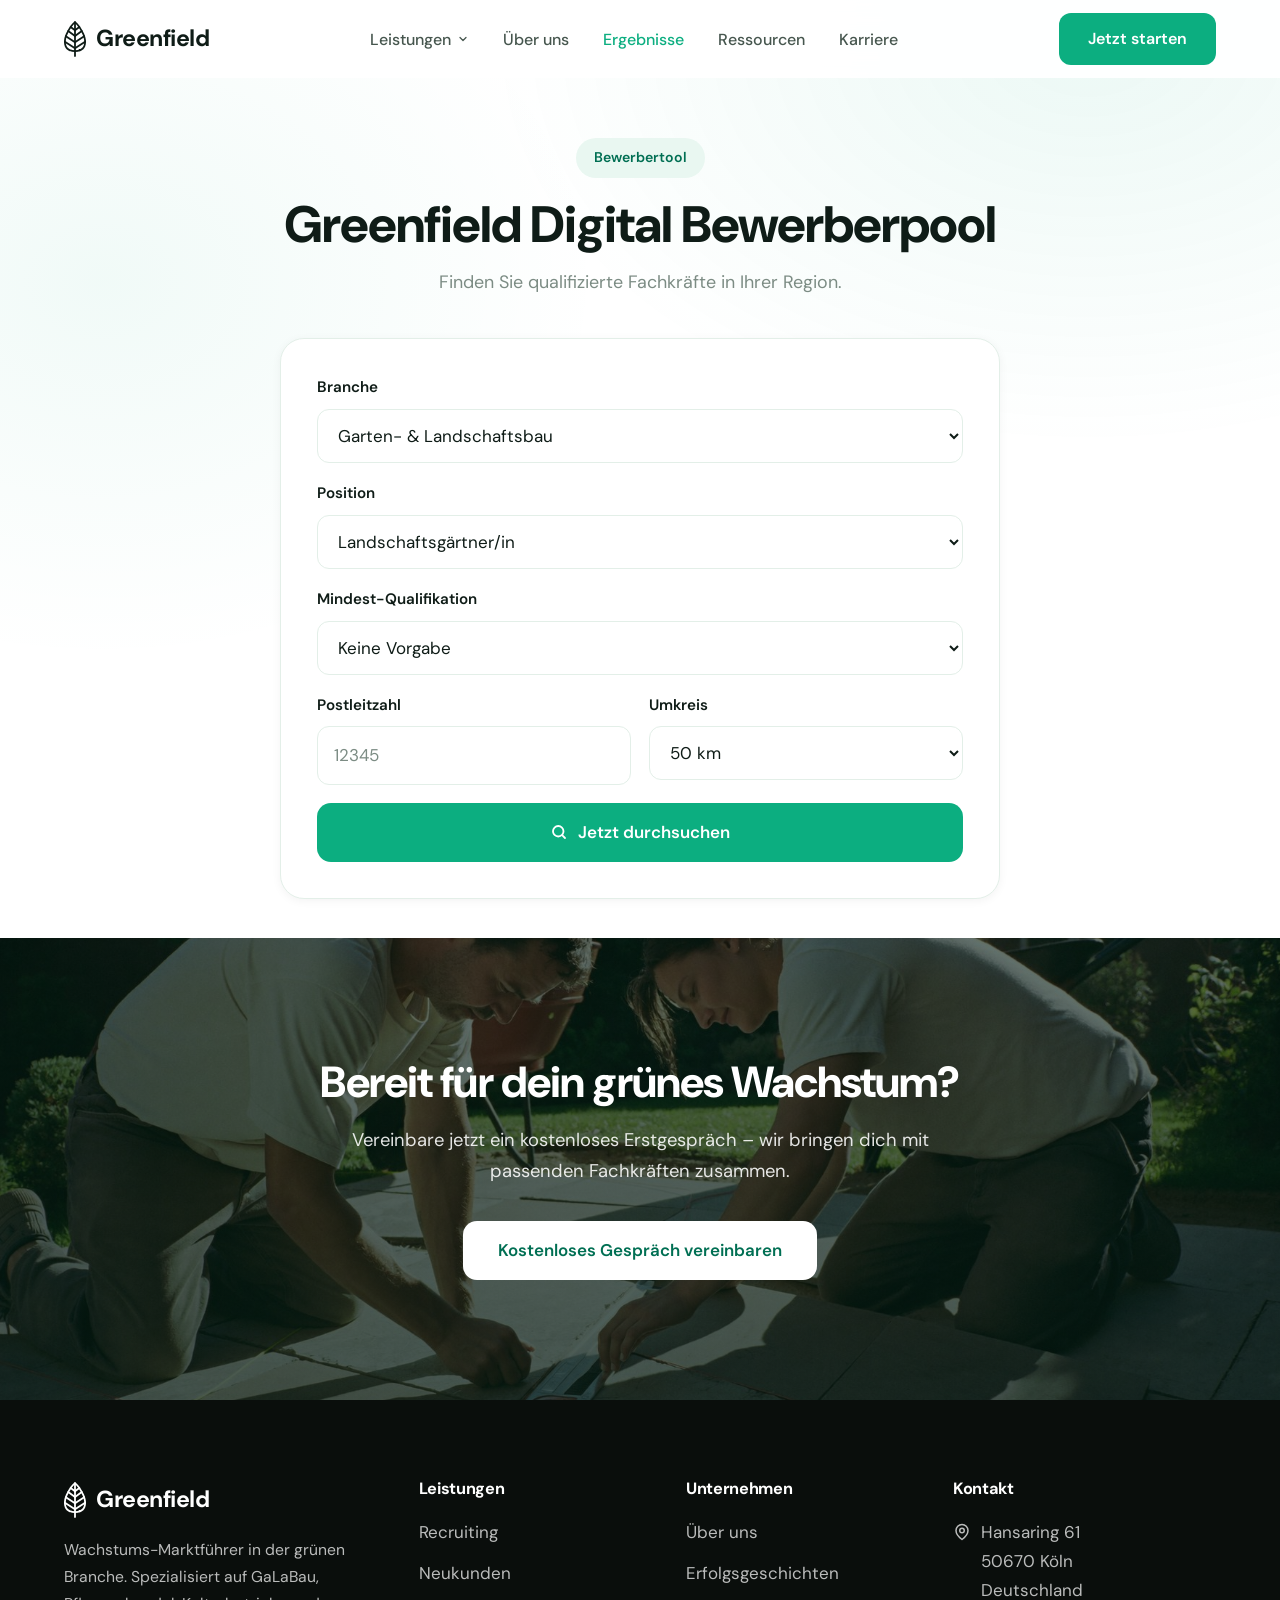
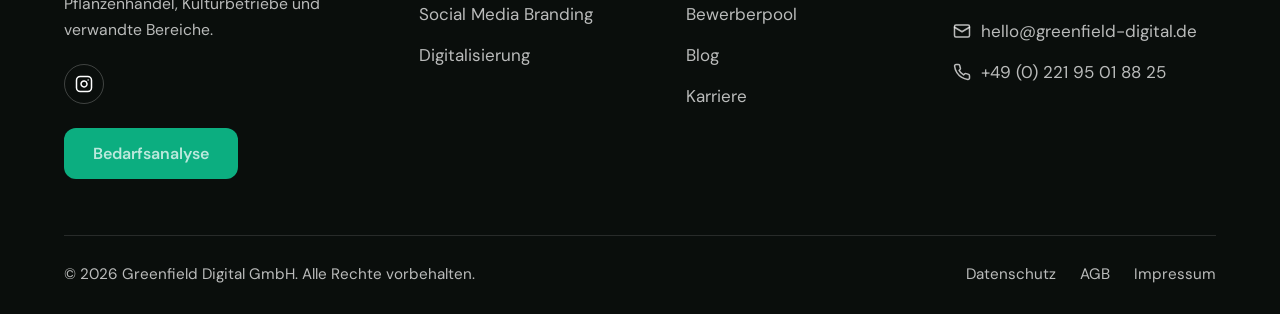
<file: bewerberpool.html>
<!DOCTYPE html>
<html lang="de">
<head>
  <meta charset="UTF-8">
  <meta name="viewport" content="width=device-width, initial-scale=1.0">
  <title>Bewerberpool – Greenfield Digital</title>
  <meta name="description" content="Durchsuchen Sie den Greenfield-Bewerberpool: qualifizierte Fachkräfte aus GaLaBau, Pflanzenhandel und Kultivierung in Ihrer Region.">
  <!-- TODO vor Go-Live auf greenfield-digital.de: noindex entfernen! -->
  <meta name="robots" content="noindex">
  <meta property="og:title" content="Bewerberpool – Greenfield Digital">
  <meta property="og:description" content="Durchsuchen Sie den Greenfield-Bewerberpool: qualifizierte Fachkräfte aus GaLaBau, Pflanzenhandel und Kultivierung in Ihrer Region.">
  <meta property="og:type" content="website">
  <!-- TODO Go-Live: og:image-Domain auf greenfield-digital.de umstellen -->
  <meta property="og:image" content="https://frdlnk-gc.github.io/greenfield-digital-website/assets/img/hero-home.jpg">
  <meta name="theme-color" content="#0CAE80">
  <link rel="icon" type="image/svg+xml" href="assets/img/favicon.svg">
  <link rel="icon" type="image/png" href="assets/img/favicon.png">
  <link rel="apple-touch-icon" href="assets/img/apple-touch-icon.png">
  <link rel="preconnect" href="https://fonts.googleapis.com">
  <link rel="preconnect" href="https://fonts.gstatic.com" crossorigin>
  <link href="https://fonts.googleapis.com/css2?family=DM+Sans:opsz,wght@9..40,400;9..40,500;9..40,600;9..40,700;9..40,800&display=swap" rel="stylesheet">
  <link rel="stylesheet" href="assets/css/foundation.css">
  <style>
    .pool-hero {
      padding: calc(var(--nav-h) + 60px) 24px 40px;
      text-align: center;
      background:
        radial-gradient(600px 400px at 85% 5%, rgba(12, 174, 128, .08), transparent),
        radial-gradient(500px 380px at 8% 30%, rgba(12, 174, 128, .06), transparent);
    }
    .pool-hero h1 { font-size: clamp(2.2rem, 4vw, 3.2rem); margin-bottom: 14px; }
    .pool-hero .sub { color: var(--muted); font-size: 1.12rem; }
    .pool-card { max-width: 720px; margin: 40px auto 0; padding: 36px; }
    .pool-row { display: grid; grid-template-columns: 1fr 1fr; gap: 18px; }
    .pool-progress { margin-top: 28px; }
    .pool-progress .head { display: flex; justify-content: space-between; font-weight: 600; color: var(--ink); font-size: .95rem; margin-bottom: 10px; }
    .pool-progress .head .state { color: var(--green-700); }
    .pool-bar { height: 8px; border-radius: 99px; background: var(--mint); overflow: hidden; }
    .pool-bar i { display: block; height: 100%; width: 0; background: var(--green); border-radius: 99px; transition: width .5s ease; }
    .pool-steps { margin-top: 18px; }
    .pool-steps li { display: flex; gap: 12px; align-items: flex-start; padding: 9px 0; opacity: .35; transition: opacity .4s ease; }
    .pool-steps li.on { opacity: 1; }
    .pool-steps .ic {
      flex: 0 0 22px; height: 22px; border-radius: 50%;
      background: var(--mint) center / 12px no-repeat;
    }
    .pool-steps li.done .ic {
      background-color: var(--green);
      background-image: url("data:image/svg+xml,%3Csvg xmlns='http://www.w3.org/2000/svg' viewBox='0 0 24 24' fill='none' stroke='white' stroke-width='4' stroke-linecap='round' stroke-linejoin='round'%3E%3Cpath d='M20 6 9 17l-5-5'/%3E%3C/svg%3E");
    }
    .pool-steps b { display: block; color: var(--ink); font-size: .98rem; }
    .pool-steps span { font-size: .88rem; color: var(--muted); }
    .pool-result { border-top: 1px solid var(--line); margin-top: 26px; padding-top: 26px; }
    .pool-count { display: flex; align-items: baseline; gap: 12px; }
    .pool-count .n { font-size: 2.6rem; font-weight: 800; color: var(--ink); }
    .pool-map { position: relative; border-radius: var(--r-md); overflow: hidden; margin: 22px 0; }
    .cand { display: flex; align-items: center; gap: 14px; padding: 16px 0; border-bottom: 1px solid var(--line); flex-wrap: wrap; }
    .cand:last-child { border-bottom: 0; }
    .cand .av {
      width: 46px; height: 46px; border-radius: 50%;
      background: var(--green); color: #fff;
      font-weight: 700;
      display: flex; align-items: center; justify-content: center;
      flex: 0 0 46px;
    }
    .cand b { display: block; color: var(--ink); }
    .cand .dist { margin-left: auto; color: var(--muted); font-size: .9rem; }
    .cand .chips { flex-basis: 100%; display: flex; flex-wrap: wrap; gap: 8px; padding-left: 60px; }
    .cand .chips span { background: var(--mint); color: var(--green-700); font-size: .82rem; font-weight: 600; padding: 4px 12px; border-radius: 99px; }
    .pool-note { text-align: center; color: var(--muted); font-size: .88rem; margin-top: 18px; }
    @media (max-width: 640px) {
      .pool-row { grid-template-columns: 1fr; }
      .pool-card { padding: 24px 18px; }
      .cand .chips { padding-left: 0; }
    }
  </style>
</head>
<body>

  <svg xmlns="http://www.w3.org/2000/svg" style="display:none" aria-hidden="true"><defs><g id="gf-leaf"><path transform="matrix(1,0,0,-1,66.15234,55.992677)" d="M23.574303 25.10035 24.620106 25.58577 24.620085 25.585816 23.574303 25.10035ZM12.995802 40.06275 13.745462 40.938734 12.995891 41.580217 12.246243 40.93882 12.995802 40.06275ZM2.416528 25.10035 1.370747 25.585816 1.370725 25.58577 2.416528 25.10035ZM.963188 9.17907 2.028077 9.62105 2.028033 9.621157 .963188 9.17907ZM9.088648 3.287144 9.264523 4.42662 9.237376 4.430809 9.210061 4.433704 9.088648 3.287144ZM12.995802 2.68409 12.819927 1.544613 12.995819 1.517464 13.17171 1.544621 12.995802 2.68409ZM16.902184 3.287144 16.780772 4.433704 16.753439 4.430809 16.726275 4.426617 16.902184 3.287144ZM25.027644 9.17907 23.9628 9.621157 23.962754 9.62105 25.027644 9.17907ZM23.574303 25.10035 24.620085 25.585816C21.064307 33.24562 17.151864 38.023557 13.745462 40.938734L12.995802 40.06275 12.246141 39.18677C15.366294 36.51656 19.091013 32.019914 22.52852 24.614886L23.574303 25.10035ZM12.995802 40.06275 12.246243 40.93882C8.838986 38.023599 4.926521 33.245615 1.370747 25.585816L2.416528 25.10035 3.46231 24.614886C6.899823 32.019926 10.624522 36.516519 13.74536 39.186685L12.995802 40.06275ZM2.416528 25.10035 1.370725 25.58577C.316806 23.31517-.583657 20.429493-.962011 17.471108-1.338918 14.524046-1.20993 11.406448-.101657 8.73698L.963188 9.17907 2.028033 9.621157C1.129202 11.786146 .977457 14.458805 1.325295 17.17858 1.671685 19.887028 2.501445 22.544764 3.462332 24.614933L2.416528 25.10035ZM.963188 9.17907-.101701 8.737087C2.307079 2.933487 8.08656 2.233845 8.967236 2.140587L9.088648 3.287144 9.210061 4.433704C8.417892 4.51759 3.90153 5.107239 2.028077 9.62105L.963188 9.17907ZM9.088648 3.287144 8.912774 2.147671 12.819927 1.544613 12.995802 2.68409 13.171676 3.823563 9.264523 4.42662 9.088648 3.287144ZM12.995802 2.68409 13.17171 1.544621 17.07809 2.147675 16.902184 3.287144 16.726275 4.426617 12.819894 3.823559 12.995802 2.68409ZM16.902184 3.287144 17.023596 2.140587C17.90427 2.233845 23.683753 2.933487 26.092532 8.737087L25.027644 9.17907 23.962754 9.62105C22.0893 5.107239 17.572939 4.51759 16.780772 4.433704L16.902184 3.287144ZM25.027644 9.17907 26.092488 8.73698C27.200762 11.406448 27.32975 14.524046 26.952843 17.471108 26.574488 20.429493 25.674025 23.31517 24.620106 25.58577L23.574303 25.10035 22.5285 24.614933C23.489388 22.544764 24.319148 19.887028 24.665537 17.17858 25.013375 14.458805 24.86163 11.786146 23.9628 9.621157L25.027644 9.17907Z"/><path transform="matrix(1,0,0,-1,78.76465,61.739748)" d="M1.538061 45.809885C1.538061 46.44665 1.02186 46.962854 .385093 46.962854-.251674 46.962854-.767875 46.44665-.767875 45.809885H.385093 1.538061ZM-.767875 2.305935C-.767875 1.66917-.251674 1.152969 .385093 1.152969 1.02186 1.152969 1.538061 1.66917 1.538061 2.305935H.385093-.767875ZM.385093 45.809885H-.767875V2.305935H.385093 1.538061V45.809885H.385093Z"/><path transform="matrix(1,0,0,-1,79.14746,52.065187)" d="M-.630466 3.59236C-1.163599 3.244164-1.31352 2.529704-.965323 1.996572-.617126 1.463438 .097333 1.313519 .630466 1.661716L0 2.627038-.630466 3.59236ZM13.625811 10.149164C14.158943 10.497361 14.308864 11.21182 13.960667 11.744953 13.61247 12.278086 12.89801 12.428006 12.364878 12.079809L12.995344 11.114487 13.625811 10.149164ZM0 2.627038 .630466 1.661716 13.625811 10.149164 12.995344 11.114487 12.364878 12.079809-.630466 3.59236 0 2.627038Z"/><path transform="matrix(1,0,0,-1,79.14746,44.44507)" d="M-.639479 3.584477C-1.169328 3.231302-1.312551 2.515471-.959376 1.985622-.606201 1.455773 .109631 1.312551 .639479 1.665726L0 2.625101-.639479 3.584477ZM12.407919 9.510069C12.937767 9.863243 13.08099 10.579075 12.727815 11.108924 12.37464 11.638772 11.658809 11.781995 11.12896 11.42882L11.768439 10.469444 12.407919 9.510069ZM0 2.625101 .639479 1.665726 12.407919 9.510069 11.768439 10.469444 11.12896 11.42882-.639479 3.584477 0 2.625101Z"/><path transform="matrix(1,0,0,-1,79.14746,36.404298)" d="M-.684337 3.539631C-1.196808 3.161683-1.30586 2.439855-.927911 1.927383-.549963 1.414912 .171865 1.30586 .684337 1.683809L0 2.61172-.684337 3.539631ZM9.465996 8.160301C9.978467 8.53825 10.087519 9.260078 9.70957 9.77255 9.331622 10.285021 8.609794 10.394073 8.097322 10.016125L8.781659 9.088213 9.465996 8.160301ZM0 2.61172 .684337 1.683809 9.465996 8.160301 8.781659 9.088213 8.097322 10.016125-.684337 3.539631 0 2.61172Z"/><path transform="matrix(1,0,0,-1,79.14746,28.924805)" d="M-.684366 3.539598C-1.196825 3.161633-1.305854 2.439802-.927889 1.927343-.549924 1.414884 .171907 1.305855 .684366 1.68382L0 2.611709-.684366 3.539598ZM6.283617 5.813556C6.796077 6.191521 6.905106 6.913352 6.527141 7.425812 6.149176 7.938271 5.427344 8.0473 4.914885 7.669335L5.599251 6.741446 6.283617 5.813556ZM0 2.611709 .684366 1.68382 6.283617 5.813556 5.599251 6.741446 4.914885 7.669335-.684366 3.539598 0 2.611709Z"/><path transform="matrix(1,0,0,-1,66.1582,52.06494)" d="M12.359464 1.661729C12.892588 1.313519 13.607051 1.463423 13.95526 1.996548 14.30347 2.529673 14.153566 3.244135 13.620441 3.592345L12.989953 2.627037 12.359464 1.661729ZM.630489 12.076713C.097365 12.424922-.617098 12.275019-.965308 11.741894-1.313517 11.208769-1.163614 10.494307-.630489 10.146096L0 11.111404 .630489 12.076713ZM12.989953 2.627037 13.620441 3.592345 .630489 12.076713 0 11.111404-.630489 10.146096 12.359464 1.661729 12.989953 2.627037Z"/><path transform="matrix(1,0,0,-1,67.37695,44.44507)" d="M11.12896 1.665726C11.658809 1.312551 12.37464 1.455773 12.727815 1.985622 13.08099 2.515471 12.937767 3.231302 12.407919 3.584477L11.768439 2.625101 11.12896 1.665726ZM.639479 11.42882C.109631 11.781995-.606201 11.638772-.959376 11.108924-1.312551 10.579075-1.169328 9.863243-.639479 9.510069L0 10.469444 .639479 11.42882ZM11.768439 2.625101 12.407919 3.584477 .639479 11.42882 0 10.469444-.639479 9.510069 11.12896 1.665726 11.768439 2.625101Z"/><path transform="matrix(1,0,0,-1,70.37012,36.404298)" d="M8.097322 1.683809C8.609794 1.30586 9.331622 1.414912 9.70957 1.927383 10.087519 2.439855 9.978467 3.161683 9.465996 3.539631L8.781659 2.61172 8.097322 1.683809ZM.684337 10.016125C.171865 10.394073-.549963 10.285021-.927911 9.77255-1.30586 9.260078-1.196808 8.53825-.684337 8.160301L0 9.088213 .684337 10.016125ZM8.781659 2.61172 9.465996 3.539631 .684337 10.016125 0 9.088213-.684337 8.160301 8.097322 1.683809 8.781659 2.61172Z"/><path transform="matrix(1,0,0,-1,73.55078,28.924805)" d="M4.914885 1.68382C5.427344 1.305855 6.149176 1.414884 6.527141 1.927343 6.905106 2.439802 6.796077 3.161633 6.283617 3.539598L5.599251 2.611709 4.914885 1.68382ZM.684366 7.669335C.171907 8.0473-.549924 7.938271-.927889 7.425812-1.305854 6.913352-1.196825 6.191521-.684366 5.813556L0 6.741446 .684366 7.669335ZM5.599251 2.611709 6.283617 3.539598 .684366 7.669335 0 6.741446-.684366 5.813556 4.914885 1.68382 5.599251 2.611709Z"/></g></defs></svg>

  <header class="site-nav" id="nav">
    <div class="inner">
      <a class="brand" href="index.html" aria-label="Greenfield Digital – Startseite">
        <span class="mark"><svg viewBox="65 14.41 28.3 46.17" fill="currentColor" aria-hidden="true"><use href="#gf-leaf"/></svg></span>
        <span class="word">Greenfield</span>
      </a>
      <nav aria-label="Hauptnavigation">
        <ul class="nav-links" id="navLinks">
          <li class="has-drop">
            <a href="index.html#leistungen">Leistungen
              <svg class="caret" width="12" height="12" viewBox="0 0 24 24" fill="none" stroke="currentColor" stroke-width="2.5" stroke-linecap="round" stroke-linejoin="round" aria-hidden="true"><path d="m6 9 6 6 6-6"/></svg>
            </a>
            <ul class="drop">
              <li><a href="recruiting.html">Recruiting<small>Nachhaltige Personalgewinnung</small></a></li>
              <li><a href="neukundengewinnung.html">Neukundengewinnung<small>Planbar neue Aufträge</small></a></li>
              <li><a href="social-media.html">Social Media Branding<small>Platzhirsch in der Region</small></a></li>
              <li><a href="digitalisierung.html">Digitalisierung &amp; KI<small>Prozesse neu gedacht</small></a></li>
            </ul>
          </li>
          <li><a href="ueber-uns.html">Über uns</a></li>
          <li><a href="ergebnisse.html" class="active">Ergebnisse</a></li>
          <li><a href="blog.html">Ressourcen</a></li>
          <li><a href="karriere.html">Karriere</a></li>
        </ul>
      </nav>
      <div style="display:flex; align-items:center; gap:10px;">
        <a class="btn btn--primary nav-cta-desktop" href="index.html#kontakt">Jetzt starten</a>
        <button class="nav-burger" id="burger" aria-label="Menü öffnen" aria-expanded="false" aria-controls="navLinks">
          <span class="nb-line" aria-hidden="true"></span><span class="nb-line" aria-hidden="true"></span><span class="nb-line" aria-hidden="true"></span>
        </button>
      </div>
    </div>
  </header>

  <main>

    <section class="pool-hero">
      <div class="container">
        <span class="pill reveal in">Bewerbertool</span>
        <h1 class="reveal in">Greenfield Digital Bewerberpool</h1>
        <p class="sub reveal in">Finden Sie qualifizierte Fachkräfte in Ihrer Region.</p>

        <div class="pool-card card reveal in" style="text-align:left;">
          <form id="poolForm" novalidate>
            <div class="form-grid" style="gap:18px;">
              <div class="field full">
                <label for="p-branche">Branche</label>
                <select id="p-branche" name="branche" required>
                  <option>Garten- &amp; Landschaftsbau</option>
                  <option>Pflanzenhandel</option>
                  <option>Baumschule / Kultivierung</option>
                  <option>Dachbegrünung</option>
                  <option>Kommunaler Grünbau</option>
                </select>
              </div>
              <div class="field full">
                <label for="p-position">Position</label>
                <select id="p-position" name="position">
                  <option>Landschaftsgärtner/in</option>
                  <option>Vorarbeiter/in</option>
                  <option>Baumkletterer/in</option>
                  <option>Maschinist/in</option>
                  <option>Garten- &amp; Landschaftspflege</option>
                  <option>Auszubildende/r</option>
                </select>
              </div>
              <div class="field full">
                <label for="p-quali">Mindest-Qualifikation</label>
                <select id="p-quali" name="quali">
                  <option value="">Keine Vorgabe</option>
                  <option>Ausbildung abgeschlossen</option>
                  <option>2+ Jahre Erfahrung</option>
                  <option>5+ Jahre Erfahrung</option>
                  <option>Meister / Techniker</option>
                </select>
              </div>
              <div class="field">
                <label for="p-plz">Postleitzahl</label>
                <input type="text" id="p-plz" name="plz" inputmode="numeric" pattern="[0-9]{4,5}" placeholder="12345" required>
              </div>
              <div class="field">
                <label for="p-umkreis">Umkreis</label>
                <select id="p-umkreis" name="umkreis">
                  <option value="10">10 km</option>
                  <option value="25">25 km</option>
                  <option value="50" selected>50 km</option>
                  <option value="100">100 km</option>
                </select>
              </div>
              <div class="full">
                <button type="submit" class="btn btn--primary btn--lg" style="width:100%;" id="poolBtn">
                  <svg width="18" height="18" viewBox="0 0 24 24" fill="none" stroke="currentColor" stroke-width="2.4" stroke-linecap="round" aria-hidden="true"><circle cx="11" cy="11" r="7"/><path d="m20 20-3.5-3.5"/></svg>
                  Jetzt durchsuchen
                </button>
              </div>
            </div>
          </form>

          <div class="pool-progress" id="poolProgress" hidden>
            <div class="head"><span>Suchfortschritt</span><span class="state" id="poolState">Läuft</span></div>
            <div class="pool-bar"><i id="poolBar"></i></div>
            <ul class="pool-steps">
              <li><span class="ic"></span><div><b>Datenbank wird durchsucht</b><span>21.200+ Bewerbungen werden analysiert</span></div></li>
              <li><span class="ic"></span><div><b>Qualifikationen werden abgeglichen</b><span>Filter werden angewendet</span></div></li>
              <li><span class="ic"></span><div><b>Ergebnisse werden zusammengestellt</b><span>Beste Übereinstimmungen zuerst</span></div></li>
            </ul>
          </div>

          <div class="pool-result" id="poolResult" hidden>
            <div class="pool-count"><span class="n" id="poolCount">0</span><span>verfügbare Kandidaten im Umkreis</span></div>
            <p style="margin-top:14px;"><strong id="poolRecent" style="color:var(--green-700);">0</strong> Personen mit ausgewählten Merkmalen haben sich in den letzten 30 Tagen über Greenfield Digital beworben.</p>
            <div class="pool-map">
              <img src="assets/img/dach-karte.jpg" alt="Karte mit qualifizierten Bewerbern in der Region" loading="lazy">
              <span class="map-dot" style="top:38%; left:40%" aria-hidden="true"></span>
              <span class="map-dot" style="top:52%; left:48%" aria-hidden="true"></span>
              <span class="map-dot" style="top:45%; left:56%" aria-hidden="true"></span>
            </div>
            <div class="cand">
              <span class="av">MK</span>
              <div><b>M. K.</b><span style="font-size:.92rem;">Landschaftsgärtner</span></div>
              <span class="dist">8 km</span>
              <div class="chips"><span>5 Jahre Erfahrung</span><span>Führerschein BE</span><span>Motorsäge</span></div>
            </div>
            <div class="cand">
              <span class="av">SL</span>
              <div><b>S. L.</b><span style="font-size:.92rem;">Garten- &amp; Landschaftspflege</span></div>
              <span class="dist">12 km</span>
              <div class="chips"><span>4 Jahre Erfahrung</span><span>Führerschein B</span><span>Grünpflege</span></div>
            </div>
            <div class="cand">
              <span class="av">TM</span>
              <div><b>T. M.</b><span style="font-size:.92rem;">Baumkletterer</span></div>
              <span class="dist">15 km</span>
              <div class="chips"><span>7 Jahre Erfahrung</span><span>Motorsäge</span><span>Kletterschein</span></div>
            </div>
            <p class="pool-note">Daten basieren auf aktiven Nutzern.</p>
            <a class="btn btn--primary btn--lg" style="width:100%; margin-top:18px;" href="index.html#kontakt">Kandidaten kennenlernen<span class="arr">→</span></a>
          </div>
        </div>
      </div>
    </section>
    <section class="cta-band">
      <div class="bg" style="background-image:url('assets/img/gen-recruiting.jpg')" aria-hidden="true"></div>
      <div class="container reveal">
        <h2>Bereit für dein grünes Wachstum?</h2>
        <p>Vereinbare jetzt ein kostenloses Erstgespräch – wir bringen dich mit passenden Fachkräften zusammen.</p>
        <a class="btn btn--white is-green-text btn--lg" href="index.html#kontakt">Kostenloses Gespräch vereinbaren</a>
      </div>
    </section>

  </main>

  <footer class="site-footer">
    <div class="container">
      <div class="cols">
        <div>
          <a class="brand" href="index.html">
            <span class="mark"><svg viewBox="65 14.41 28.3 46.17" fill="currentColor" aria-hidden="true"><use href="#gf-leaf"/></svg></span>
            <span class="word">Greenfield</span>
          </a>
          <p style="font-size:.98rem;">Wachstums-Marktführer in der grünen Branche. Spezialisiert auf GaLaBau, Pflanzenhandel, Kulturbetriebe und verwandte Bereiche.</p>
          <div class="social-row">
            <a href="https://www.instagram.com/greenfield_digital/" target="_blank" rel="noopener" aria-label="Greenfield Digital auf Instagram">
              <svg viewBox="0 0 24 24" fill="none" stroke="currentColor" stroke-width="2" stroke-linecap="round" stroke-linejoin="round"><rect x="2" y="2" width="20" height="20" rx="5"/><path d="M16 11.37A4 4 0 1 1 12.63 8 4 4 0 0 1 16 11.37z"/><line x1="17.5" y1="6.5" x2="17.51" y2="6.5"/></svg>
            </a>
          </div>
          <a class="btn btn--primary" href="index.html#kontakt">Bedarfsanalyse</a>
        </div>
        <div>
          <h4>Leistungen</h4>
          <ul>
            <li><a href="recruiting.html">Recruiting</a></li>
            <li><a href="neukundengewinnung.html">Neukunden</a></li>
            <li><a href="social-media.html">Social Media Branding</a></li>
            <li><a href="digitalisierung.html">Digitalisierung</a></li>
          </ul>
        </div>
        <div>
          <h4>Unternehmen</h4>
          <ul>
            <li><a href="ueber-uns.html">Über uns</a></li>
            <li><a href="ergebnisse.html">Erfolgsgeschichten</a></li>
            <li><a href="bewerberpool.html">Bewerberpool</a></li>
            <li><a href="blog.html">Blog</a></li>
            <li><a href="karriere.html">Karriere</a></li>
          </ul>
        </div>
        <div>
          <h4>Kontakt</h4>
          <ul>
            <li style="display:flex; gap:10px;">
              <svg style="flex:0 0 18px; margin-top:5px;" width="18" height="18" viewBox="0 0 24 24" fill="none" stroke="currentColor" stroke-width="2" stroke-linecap="round" stroke-linejoin="round" aria-hidden="true"><path d="M20 10c0 6-8 12-8 12s-8-6-8-12a8 8 0 0 1 16 0Z"/><circle cx="12" cy="10" r="3"/></svg>
              <span>Hansaring 61<br>50670 Köln<br>Deutschland</span>
            </li>
            <li style="display:flex; gap:10px; align-items:center;">
              <svg style="flex:0 0 18px;" width="18" height="18" viewBox="0 0 24 24" fill="none" stroke="currentColor" stroke-width="2" stroke-linecap="round" stroke-linejoin="round" aria-hidden="true"><rect x="2" y="4" width="20" height="16" rx="2"/><path d="m22 7-10 6L2 7"/></svg>
              <a href="mailto:hello@greenfield-digital.de">hello@greenfield-digital.de</a>
            </li>
            <li style="display:flex; gap:10px; align-items:center;">
              <svg style="flex:0 0 18px;" width="18" height="18" viewBox="0 0 24 24" fill="none" stroke="currentColor" stroke-width="2" stroke-linecap="round" stroke-linejoin="round" aria-hidden="true"><path d="M22 16.92v3a2 2 0 0 1-2.18 2 19.79 19.79 0 0 1-8.63-3.07 19.5 19.5 0 0 1-6-6 19.79 19.79 0 0 1-3.07-8.67A2 2 0 0 1 4.11 2h3a2 2 0 0 1 2 1.72c.127.96.361 1.903.7 2.81a2 2 0 0 1-.45 2.11L8.09 9.91a16 16 0 0 0 6 6l1.27-1.27a2 2 0 0 1 2.11-.45c.907.339 1.85.573 2.81.7A2 2 0 0 1 22 16.92z"/></svg>
              <a href="tel:+4922195018825">+49 (0) 221 95 01 88 25</a>
            </li>
          </ul>
        </div>
      </div>
      <div class="legal">
        <span>© 2026 Greenfield Digital GmbH. Alle Rechte vorbehalten.</span>
        <span style="display:flex; gap:24px;">
          <a href="datenschutz.html">Datenschutz</a>
          <a href="agb.html">AGB</a>
          <a href="impressum.html">Impressum</a>
        </span>
      </div>
    </div>
  </footer>

  <script src="assets/js/main.js" defer></script>
  <script>
    (function () {
      var form = document.getElementById('poolForm');
      var progress = document.getElementById('poolProgress');
      var result = document.getElementById('poolResult');
      var bar = document.getElementById('poolBar');
      var stateEl = document.getElementById('poolState');
      var steps = Array.prototype.slice.call(document.querySelectorAll('.pool-steps li'));
      var btn = document.getElementById('poolBtn');

      /* Demo-Rechner: leitet plausible Werte aus dem 21.200+-Pool ab */
      var BRANCHE_ANTEIL = {
        'Garten- & Landschaftsbau': 0.42,
        'Pflanzenhandel': 0.17,
        'Baumschule / Kultivierung': 0.14,
        'Dachbegrünung': 0.08,
        'Kommunaler Grünbau': 0.19
      };
      var UMKREIS_FAKTOR = { '10': 0.05, '25': 0.14, '50': 0.31, '100': 0.62 };

      form.addEventListener('submit', function (e) {
        e.preventDefault();
        if (!form.checkValidity()) { form.reportValidity(); return; }
        btn.disabled = true;
        btn.textContent = 'Suche läuft …';
        progress.hidden = false;
        result.hidden = true;
        steps.forEach(function (s) { s.classList.remove('on', 'done'); });
        stateEl.textContent = 'Läuft';
        bar.style.width = '0%';

        var timeline = [
          [200, 18, 0], [900, 46, 0, true], [1100, 52, 1], [1900, 78, 1, true],
          [2100, 86, 2], [2700, 100, 2, true]
        ];
        timeline.forEach(function (t) {
          setTimeout(function () {
            bar.style.width = t[1] + '%';
            var st = steps[t[2]];
            st.classList.add('on');
            if (t[3]) st.classList.add('done');
          }, t[0]);
        });

        setTimeout(function () {
          stateEl.textContent = 'Abgeschlossen';
          btn.textContent = '✓ Suche abgeschlossen';

          var branche = form.branche.value;
          var umkreis = form.umkreis.value;
          var quali = form.quali.value;
          var plz = form.plz.value || '50000';
          var seed = 0;
          for (var i = 0; i < plz.length; i++) seed += plz.charCodeAt(i);
          var qualiFaktor = { '': 1, 'Ausbildung abgeschlossen': .62, '2+ Jahre Erfahrung': .48, '5+ Jahre Erfahrung': .27, 'Meister / Techniker': .09 }[quali] || 1;
          var basis = 21200 * (BRANCHE_ANTEIL[branche] || 0.2) * (UMKREIS_FAKTOR[umkreis] || 0.3) * qualiFaktor;
          var jitter = 0.9 + ((seed % 21) / 100);
          var count = Math.max(14, Math.round(basis * jitter / 10) * 10);
          var recent = Math.max(3, Math.round(count * 0.1));

          document.getElementById('poolCount').textContent = count.toLocaleString('de-DE');
          document.getElementById('poolRecent').textContent = recent.toLocaleString('de-DE');
          result.hidden = false;
          result.scrollIntoView({ behavior: 'smooth', block: 'start' });
          btn.disabled = false;
          setTimeout(function () { btn.textContent = 'Erneut suchen'; }, 2400);
        }, 3100);
      });
    })();
  </script>
</body>
</html>
</file>
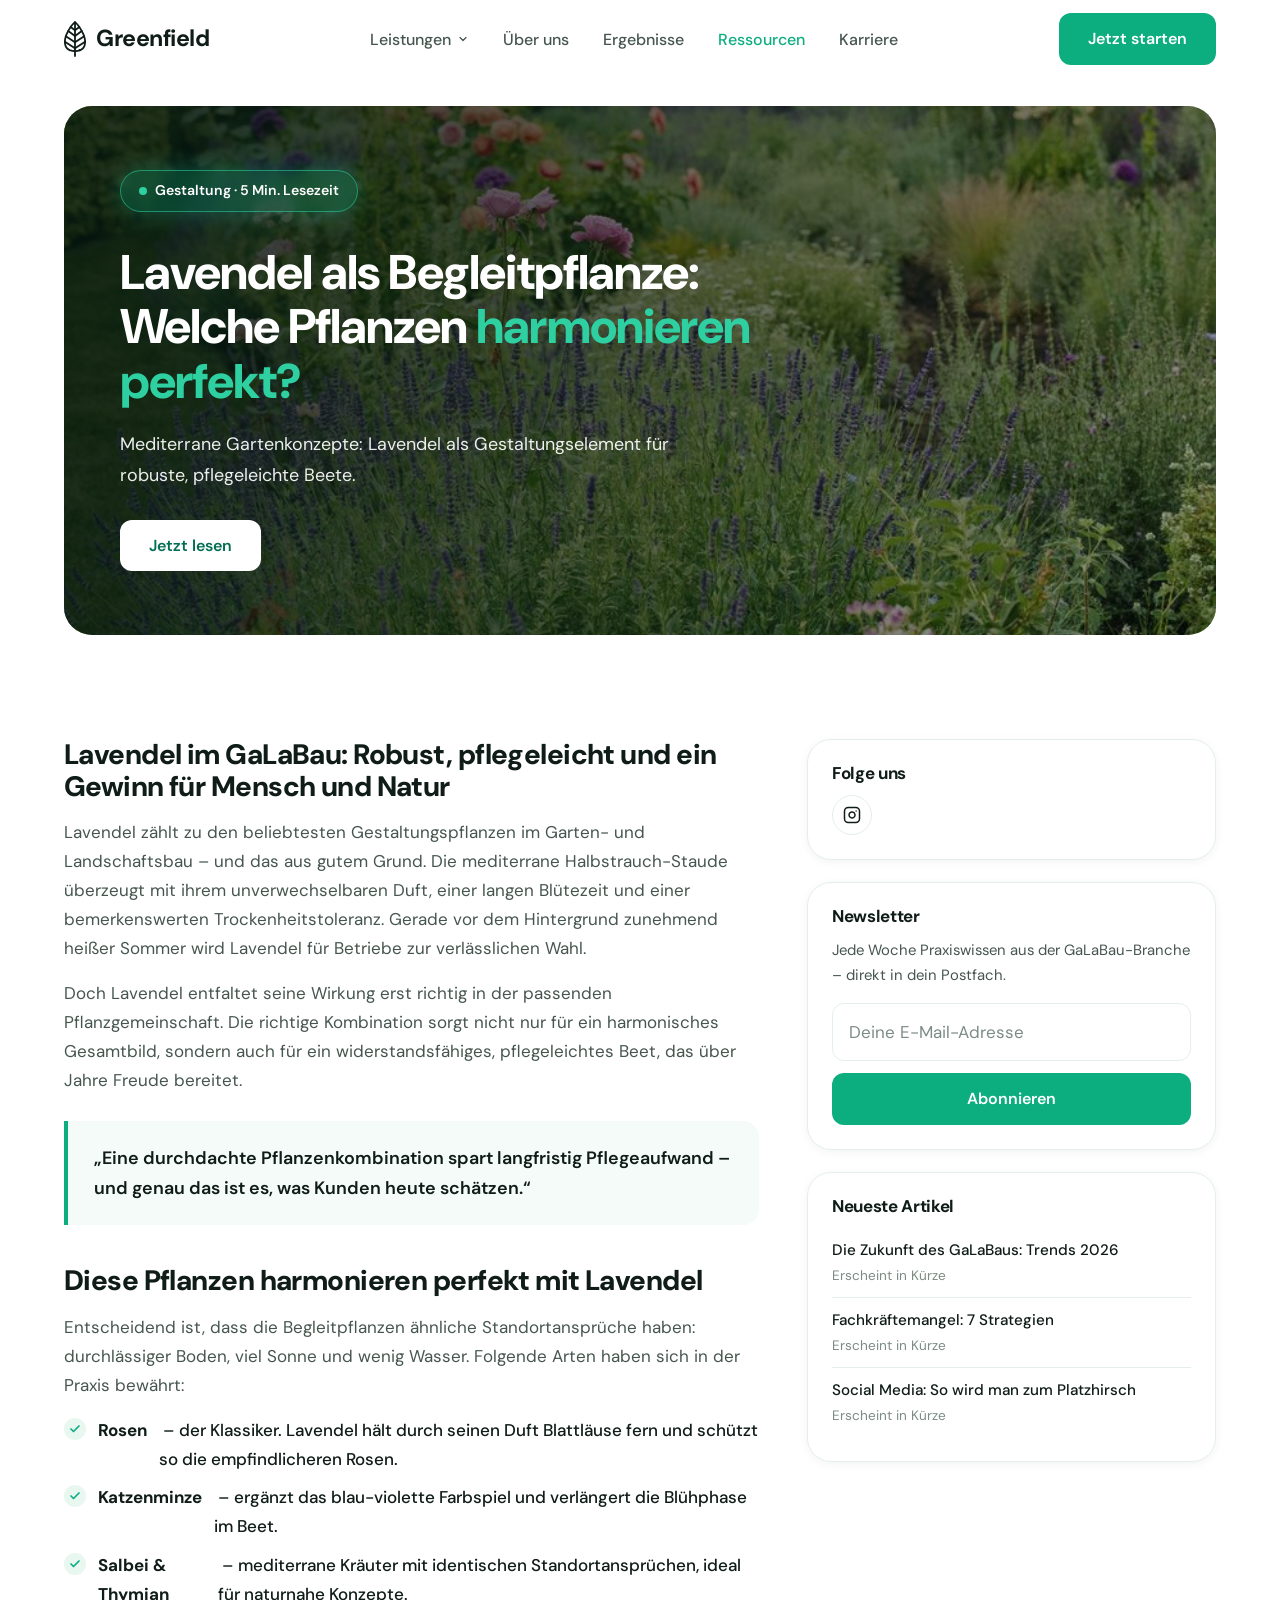
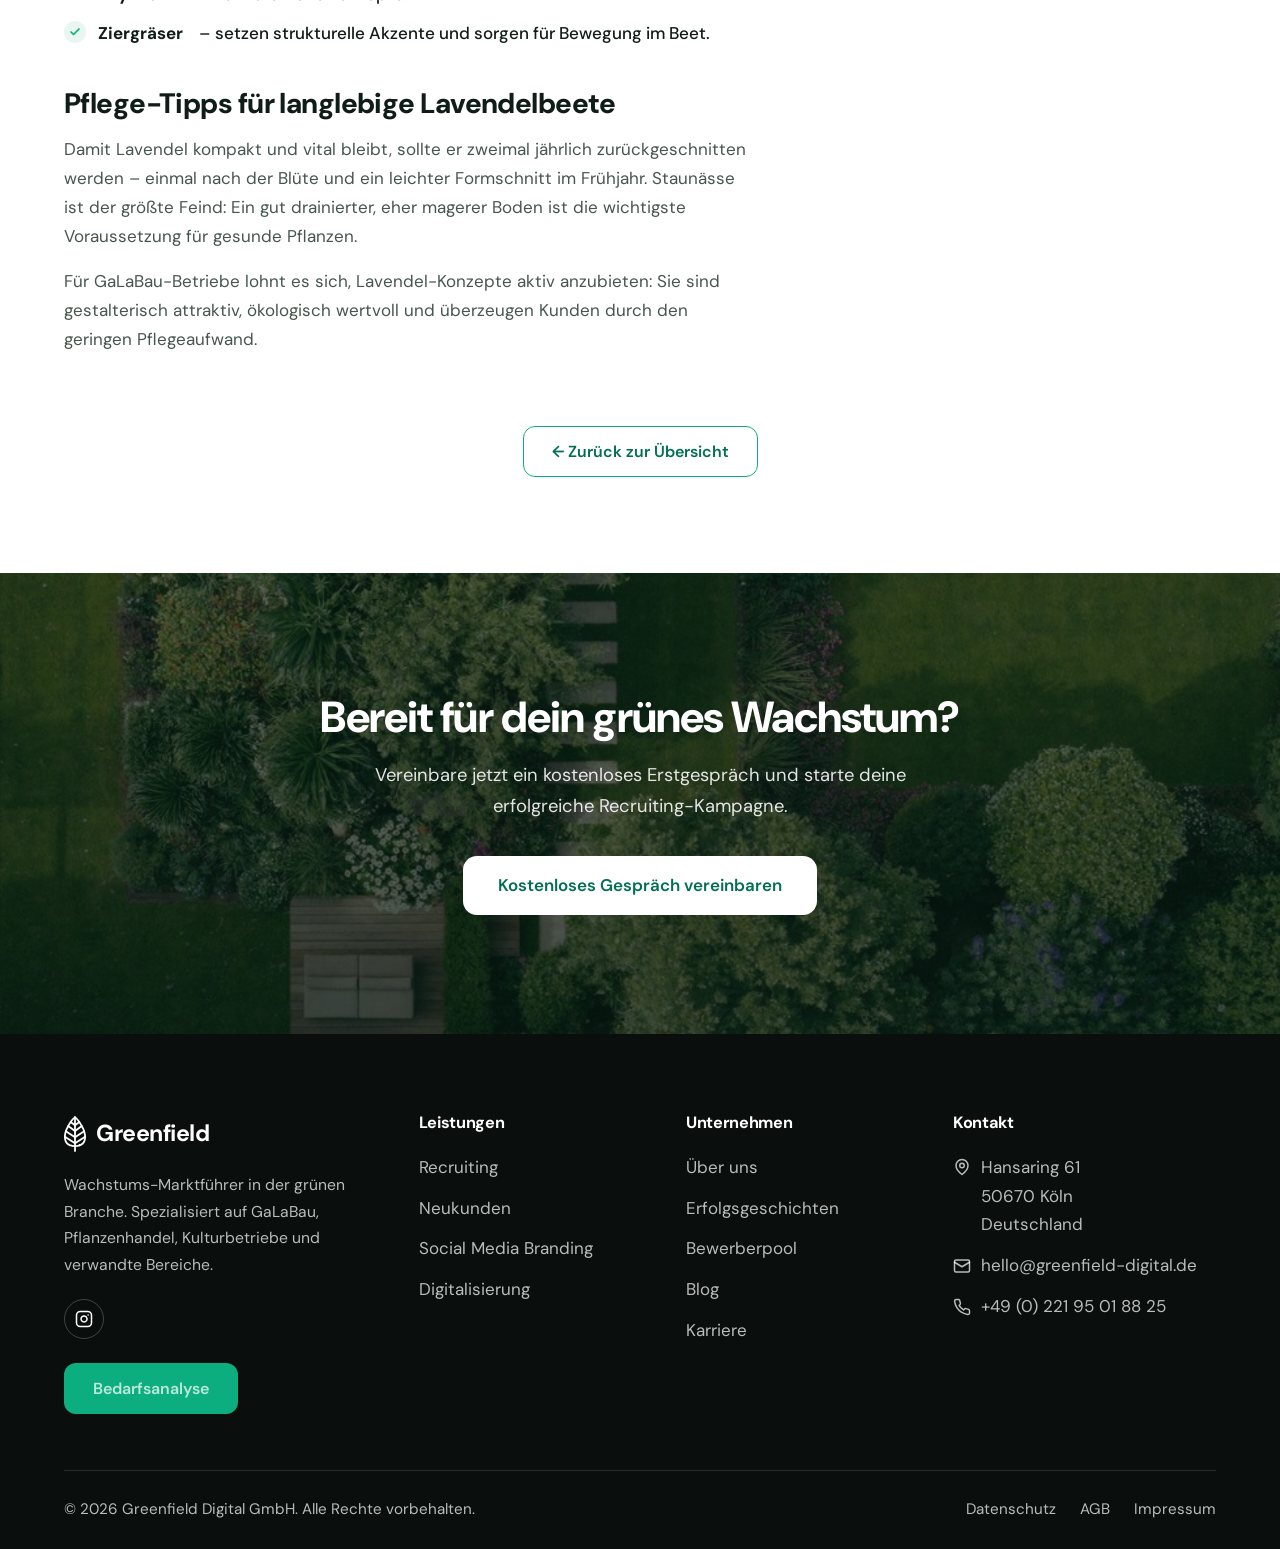
<file: blog-artikel.html>
<!DOCTYPE html>
<html lang="de">
<head>
  <meta charset="UTF-8">
  <meta name="viewport" content="width=device-width, initial-scale=1.0">
  <title>Lavendel als Begleitpflanze – Greenfield Digital Blog</title>
  <meta name="description" content="Welche Pflanzen harmonieren perfekt mit Lavendel? Praxis-Tipps für robuste, pflegeleichte mediterrane Beete im GaLaBau.">
  <!-- TODO vor Go-Live auf greenfield-digital.de: noindex entfernen! -->
  <meta name="robots" content="noindex">
  <meta property="og:title" content="Lavendel als Begleitpflanze – Greenfield Digital Blog">
  <meta property="og:description" content="Welche Pflanzen harmonieren perfekt mit Lavendel? Praxis-Tipps für robuste, pflegeleichte mediterrane Beete im GaLaBau.">
  <meta property="og:type" content="website">
  <!-- TODO Go-Live: og:image-Domain auf greenfield-digital.de umstellen -->
  <meta property="og:image" content="https://frdlnk-gc.github.io/greenfield-digital-website/assets/img/blog-3.jpg">
  <meta name="theme-color" content="#0CAE80">
  <link rel="icon" type="image/svg+xml" href="assets/img/favicon.svg">
  <link rel="icon" type="image/png" href="assets/img/favicon.png">
  <link rel="apple-touch-icon" href="assets/img/apple-touch-icon.png">
  <link rel="preconnect" href="https://fonts.googleapis.com">
  <link rel="preconnect" href="https://fonts.gstatic.com" crossorigin>
  <link href="https://fonts.googleapis.com/css2?family=DM+Sans:opsz,wght@9..40,400;9..40,500;9..40,600;9..40,700;9..40,800&display=swap" rel="stylesheet">
  <link rel="stylesheet" href="assets/css/foundation.css">
  <style>
    .art-grid { display: grid; grid-template-columns: 1.7fr 1fr; gap: 48px; align-items: start; }
    .art-main h2 { font-size: clamp(1.4rem, 2.2vw, 1.8rem); margin: 40px 0 16px; }
    .art-main h2:first-child { margin-top: 0; }
    .art-main p { margin-bottom: 16px; }
    .art-quote {
      border-left: 4px solid var(--green);
      background: var(--mint-soft);
      border-radius: 0 var(--r-md) var(--r-md) 0;
      padding: 22px 26px;
      font-size: 1.12rem;
      font-weight: 600;
      color: var(--ink);
      margin: 26px 0;
    }
    .art-side { position: sticky; top: calc(var(--nav-h) + 20px); display: flex; flex-direction: column; gap: 22px; }
    .art-side .card { padding: 24px; }
    .art-side h4 { margin-bottom: 12px; }
    .art-list li { padding: 10px 0; border-bottom: 1px solid var(--line); font-size: .95rem; font-weight: 500; color: var(--ink); }
    .art-list li:last-child { border-bottom: 0; }
    .art-list .m { display: block; font-weight: 400; color: var(--muted); font-size: .85rem; }
    @media (max-width: 900px) { .art-grid { grid-template-columns: 1fr; } .art-side { position: static; } }
  </style>
</head>
<body>

  <svg xmlns="http://www.w3.org/2000/svg" style="display:none" aria-hidden="true"><defs><g id="gf-leaf"><path transform="matrix(1,0,0,-1,66.15234,55.992677)" d="M23.574303 25.10035 24.620106 25.58577 24.620085 25.585816 23.574303 25.10035ZM12.995802 40.06275 13.745462 40.938734 12.995891 41.580217 12.246243 40.93882 12.995802 40.06275ZM2.416528 25.10035 1.370747 25.585816 1.370725 25.58577 2.416528 25.10035ZM.963188 9.17907 2.028077 9.62105 2.028033 9.621157 .963188 9.17907ZM9.088648 3.287144 9.264523 4.42662 9.237376 4.430809 9.210061 4.433704 9.088648 3.287144ZM12.995802 2.68409 12.819927 1.544613 12.995819 1.517464 13.17171 1.544621 12.995802 2.68409ZM16.902184 3.287144 16.780772 4.433704 16.753439 4.430809 16.726275 4.426617 16.902184 3.287144ZM25.027644 9.17907 23.9628 9.621157 23.962754 9.62105 25.027644 9.17907ZM23.574303 25.10035 24.620085 25.585816C21.064307 33.24562 17.151864 38.023557 13.745462 40.938734L12.995802 40.06275 12.246141 39.18677C15.366294 36.51656 19.091013 32.019914 22.52852 24.614886L23.574303 25.10035ZM12.995802 40.06275 12.246243 40.93882C8.838986 38.023599 4.926521 33.245615 1.370747 25.585816L2.416528 25.10035 3.46231 24.614886C6.899823 32.019926 10.624522 36.516519 13.74536 39.186685L12.995802 40.06275ZM2.416528 25.10035 1.370725 25.58577C.316806 23.31517-.583657 20.429493-.962011 17.471108-1.338918 14.524046-1.20993 11.406448-.101657 8.73698L.963188 9.17907 2.028033 9.621157C1.129202 11.786146 .977457 14.458805 1.325295 17.17858 1.671685 19.887028 2.501445 22.544764 3.462332 24.614933L2.416528 25.10035ZM.963188 9.17907-.101701 8.737087C2.307079 2.933487 8.08656 2.233845 8.967236 2.140587L9.088648 3.287144 9.210061 4.433704C8.417892 4.51759 3.90153 5.107239 2.028077 9.62105L.963188 9.17907ZM9.088648 3.287144 8.912774 2.147671 12.819927 1.544613 12.995802 2.68409 13.171676 3.823563 9.264523 4.42662 9.088648 3.287144ZM12.995802 2.68409 13.17171 1.544621 17.07809 2.147675 16.902184 3.287144 16.726275 4.426617 12.819894 3.823559 12.995802 2.68409ZM16.902184 3.287144 17.023596 2.140587C17.90427 2.233845 23.683753 2.933487 26.092532 8.737087L25.027644 9.17907 23.962754 9.62105C22.0893 5.107239 17.572939 4.51759 16.780772 4.433704L16.902184 3.287144ZM25.027644 9.17907 26.092488 8.73698C27.200762 11.406448 27.32975 14.524046 26.952843 17.471108 26.574488 20.429493 25.674025 23.31517 24.620106 25.58577L23.574303 25.10035 22.5285 24.614933C23.489388 22.544764 24.319148 19.887028 24.665537 17.17858 25.013375 14.458805 24.86163 11.786146 23.9628 9.621157L25.027644 9.17907Z"/><path transform="matrix(1,0,0,-1,78.76465,61.739748)" d="M1.538061 45.809885C1.538061 46.44665 1.02186 46.962854 .385093 46.962854-.251674 46.962854-.767875 46.44665-.767875 45.809885H.385093 1.538061ZM-.767875 2.305935C-.767875 1.66917-.251674 1.152969 .385093 1.152969 1.02186 1.152969 1.538061 1.66917 1.538061 2.305935H.385093-.767875ZM.385093 45.809885H-.767875V2.305935H.385093 1.538061V45.809885H.385093Z"/><path transform="matrix(1,0,0,-1,79.14746,52.065187)" d="M-.630466 3.59236C-1.163599 3.244164-1.31352 2.529704-.965323 1.996572-.617126 1.463438 .097333 1.313519 .630466 1.661716L0 2.627038-.630466 3.59236ZM13.625811 10.149164C14.158943 10.497361 14.308864 11.21182 13.960667 11.744953 13.61247 12.278086 12.89801 12.428006 12.364878 12.079809L12.995344 11.114487 13.625811 10.149164ZM0 2.627038 .630466 1.661716 13.625811 10.149164 12.995344 11.114487 12.364878 12.079809-.630466 3.59236 0 2.627038Z"/><path transform="matrix(1,0,0,-1,79.14746,44.44507)" d="M-.639479 3.584477C-1.169328 3.231302-1.312551 2.515471-.959376 1.985622-.606201 1.455773 .109631 1.312551 .639479 1.665726L0 2.625101-.639479 3.584477ZM12.407919 9.510069C12.937767 9.863243 13.08099 10.579075 12.727815 11.108924 12.37464 11.638772 11.658809 11.781995 11.12896 11.42882L11.768439 10.469444 12.407919 9.510069ZM0 2.625101 .639479 1.665726 12.407919 9.510069 11.768439 10.469444 11.12896 11.42882-.639479 3.584477 0 2.625101Z"/><path transform="matrix(1,0,0,-1,79.14746,36.404298)" d="M-.684337 3.539631C-1.196808 3.161683-1.30586 2.439855-.927911 1.927383-.549963 1.414912 .171865 1.30586 .684337 1.683809L0 2.61172-.684337 3.539631ZM9.465996 8.160301C9.978467 8.53825 10.087519 9.260078 9.70957 9.77255 9.331622 10.285021 8.609794 10.394073 8.097322 10.016125L8.781659 9.088213 9.465996 8.160301ZM0 2.61172 .684337 1.683809 9.465996 8.160301 8.781659 9.088213 8.097322 10.016125-.684337 3.539631 0 2.61172Z"/><path transform="matrix(1,0,0,-1,79.14746,28.924805)" d="M-.684366 3.539598C-1.196825 3.161633-1.305854 2.439802-.927889 1.927343-.549924 1.414884 .171907 1.305855 .684366 1.68382L0 2.611709-.684366 3.539598ZM6.283617 5.813556C6.796077 6.191521 6.905106 6.913352 6.527141 7.425812 6.149176 7.938271 5.427344 8.0473 4.914885 7.669335L5.599251 6.741446 6.283617 5.813556ZM0 2.611709 .684366 1.68382 6.283617 5.813556 5.599251 6.741446 4.914885 7.669335-.684366 3.539598 0 2.611709Z"/><path transform="matrix(1,0,0,-1,66.1582,52.06494)" d="M12.359464 1.661729C12.892588 1.313519 13.607051 1.463423 13.95526 1.996548 14.30347 2.529673 14.153566 3.244135 13.620441 3.592345L12.989953 2.627037 12.359464 1.661729ZM.630489 12.076713C.097365 12.424922-.617098 12.275019-.965308 11.741894-1.313517 11.208769-1.163614 10.494307-.630489 10.146096L0 11.111404 .630489 12.076713ZM12.989953 2.627037 13.620441 3.592345 .630489 12.076713 0 11.111404-.630489 10.146096 12.359464 1.661729 12.989953 2.627037Z"/><path transform="matrix(1,0,0,-1,67.37695,44.44507)" d="M11.12896 1.665726C11.658809 1.312551 12.37464 1.455773 12.727815 1.985622 13.08099 2.515471 12.937767 3.231302 12.407919 3.584477L11.768439 2.625101 11.12896 1.665726ZM.639479 11.42882C.109631 11.781995-.606201 11.638772-.959376 11.108924-1.312551 10.579075-1.169328 9.863243-.639479 9.510069L0 10.469444 .639479 11.42882ZM11.768439 2.625101 12.407919 3.584477 .639479 11.42882 0 10.469444-.639479 9.510069 11.12896 1.665726 11.768439 2.625101Z"/><path transform="matrix(1,0,0,-1,70.37012,36.404298)" d="M8.097322 1.683809C8.609794 1.30586 9.331622 1.414912 9.70957 1.927383 10.087519 2.439855 9.978467 3.161683 9.465996 3.539631L8.781659 2.61172 8.097322 1.683809ZM.684337 10.016125C.171865 10.394073-.549963 10.285021-.927911 9.77255-1.30586 9.260078-1.196808 8.53825-.684337 8.160301L0 9.088213 .684337 10.016125ZM8.781659 2.61172 9.465996 3.539631 .684337 10.016125 0 9.088213-.684337 8.160301 8.097322 1.683809 8.781659 2.61172Z"/><path transform="matrix(1,0,0,-1,73.55078,28.924805)" d="M4.914885 1.68382C5.427344 1.305855 6.149176 1.414884 6.527141 1.927343 6.905106 2.439802 6.796077 3.161633 6.283617 3.539598L5.599251 2.611709 4.914885 1.68382ZM.684366 7.669335C.171907 8.0473-.549924 7.938271-.927889 7.425812-1.305854 6.913352-1.196825 6.191521-.684366 5.813556L0 6.741446 .684366 7.669335ZM5.599251 2.611709 6.283617 3.539598 .684366 7.669335 0 6.741446-.684366 5.813556 4.914885 1.68382 5.599251 2.611709Z"/></g></defs></svg>

  <header class="site-nav" id="nav">
    <div class="inner">
      <a class="brand" href="index.html" aria-label="Greenfield Digital – Startseite">
        <span class="mark"><svg viewBox="65 14.41 28.3 46.17" fill="currentColor" aria-hidden="true"><use href="#gf-leaf"/></svg></span>
        <span class="word">Greenfield</span>
      </a>
      <nav aria-label="Hauptnavigation">
        <ul class="nav-links" id="navLinks">
          <li class="has-drop">
            <a href="index.html#leistungen">Leistungen
              <svg class="caret" width="12" height="12" viewBox="0 0 24 24" fill="none" stroke="currentColor" stroke-width="2.5" stroke-linecap="round" stroke-linejoin="round" aria-hidden="true"><path d="m6 9 6 6 6-6"/></svg>
            </a>
            <ul class="drop">
              <li><a href="recruiting.html">Recruiting<small>Nachhaltige Personalgewinnung</small></a></li>
              <li><a href="neukundengewinnung.html">Neukundengewinnung<small>Planbar neue Aufträge</small></a></li>
              <li><a href="social-media.html">Social Media Branding<small>Platzhirsch in der Region</small></a></li>
              <li><a href="digitalisierung.html">Digitalisierung &amp; KI<small>Prozesse neu gedacht</small></a></li>
            </ul>
          </li>
          <li><a href="ueber-uns.html">Über uns</a></li>
          <li><a href="ergebnisse.html">Ergebnisse</a></li>
          <li><a href="blog.html" class="active">Ressourcen</a></li>
          <li><a href="karriere.html">Karriere</a></li>
        </ul>
      </nav>
      <div style="display:flex; align-items:center; gap:10px;">
        <a class="btn btn--primary nav-cta-desktop" href="index.html#kontakt">Jetzt starten</a>
        <button class="nav-burger" id="burger" aria-label="Menü öffnen" aria-expanded="false" aria-controls="navLinks">
          <span class="nb-line" aria-hidden="true"></span><span class="nb-line" aria-hidden="true"></span><span class="nb-line" aria-hidden="true"></span>
        </button>
      </div>
    </div>
  </header>

  <main>

    <section class="page-hero">
      <div class="container">
        <div class="hero-card reveal in">
          <div class="bg" style="background-image:url('assets/img/blog-3.jpg')" aria-hidden="true"></div>
          <div class="hero-inner">
            <span class="pill pill--glow"><span class="dot"></span>Gestaltung · 5 Min. Lesezeit</span>
            <h1>Lavendel als Begleitpflanze: Welche Pflanzen <span class="accent">harmonieren perfekt?</span></h1>
            <p class="sub">Mediterrane Gartenkonzepte: Lavendel als Gestaltungselement für robuste, pflegeleichte Beete.</p>
            <div class="hero-actions"><a class="btn btn--white is-green-text" href="#artikel">Jetzt lesen</a></div>
          </div>
          
        </div>
      </div>
    </section>
    <section class="section" id="artikel" style="padding-top:64px;">
      <div class="container">
        <div class="art-grid">
          <div class="art-main">
            <h2>Lavendel im GaLaBau: Robust, pflegeleicht und ein Gewinn für Mensch und Natur</h2>
            <p>Lavendel zählt zu den beliebtesten Gestaltungspflanzen im Garten- und Landschaftsbau – und das aus gutem Grund. Die mediterrane Halbstrauch-Staude überzeugt mit ihrem unverwechselbaren Duft, einer langen Blütezeit und einer bemerkenswerten Trockenheitstoleranz. Gerade vor dem Hintergrund zunehmend heißer Sommer wird Lavendel für Betriebe zur verlässlichen Wahl.</p>
            <p>Doch Lavendel entfaltet seine Wirkung erst richtig in der passenden Pflanzgemeinschaft. Die richtige Kombination sorgt nicht nur für ein harmonisches Gesamtbild, sondern auch für ein widerstandsfähiges, pflegeleichtes Beet, das über Jahre Freude bereitet.</p>
            <div class="art-quote">„Eine durchdachte Pflanzenkombination spart langfristig Pflegeaufwand – und genau das ist es, was Kunden heute schätzen.“</div>
            <h2>Diese Pflanzen harmonieren perfekt mit Lavendel</h2>
            <p>Entscheidend ist, dass die Begleitpflanzen ähnliche Standortansprüche haben: durchlässiger Boden, viel Sonne und wenig Wasser. Folgende Arten haben sich in der Praxis bewährt:</p>
            <ul class="checks">
              <li><strong>Rosen</strong>&nbsp;– der Klassiker. Lavendel hält durch seinen Duft Blattläuse fern und schützt so die empfindlicheren Rosen.</li>
              <li><strong>Katzenminze</strong>&nbsp;– ergänzt das blau-violette Farbspiel und verlängert die Blühphase im Beet.</li>
              <li><strong>Salbei &amp; Thymian</strong>&nbsp;– mediterrane Kräuter mit identischen Standortansprüchen, ideal für naturnahe Konzepte.</li>
              <li><strong>Ziergräser</strong>&nbsp;– setzen strukturelle Akzente und sorgen für Bewegung im Beet.</li>
            </ul>
            <h2>Pflege-Tipps für langlebige Lavendelbeete</h2>
            <p>Damit Lavendel kompakt und vital bleibt, sollte er zweimal jährlich zurückgeschnitten werden – einmal nach der Blüte und ein leichter Formschnitt im Frühjahr. Staunässe ist der größte Feind: Ein gut drainierter, eher magerer Boden ist die wichtigste Voraussetzung für gesunde Pflanzen.</p>
            <p>Für GaLaBau-Betriebe lohnt es sich, Lavendel-Konzepte aktiv anzubieten: Sie sind gestalterisch attraktiv, ökologisch wertvoll und überzeugen Kunden durch den geringen Pflegeaufwand.</p>
          </div>
          <aside class="art-side">
            <div class="card reveal">
              <h4>Folge uns</h4>
              <div class="social-row" style="margin:0;">
                <a href="https://www.instagram.com/greenfield_digital/" target="_blank" rel="noopener" aria-label="Instagram" style="border-color:var(--line); color:var(--ink);">
                  <svg viewBox="0 0 24 24" fill="none" stroke="currentColor" stroke-width="2" stroke-linecap="round" stroke-linejoin="round" width="18" height="18"><rect x="2" y="2" width="20" height="20" rx="5"/><path d="M16 11.37A4 4 0 1 1 12.63 8 4 4 0 0 1 16 11.37z"/><line x1="17.5" y1="6.5" x2="17.51" y2="6.5"/></svg>
                </a>
              </div>
            </div>
            <div class="card reveal">
              <h4>Newsletter</h4>
              <p style="font-size:.93rem; margin-bottom:14px;">Jede Woche Praxiswissen aus der GaLaBau-Branche – direkt in dein Postfach.</p>
              <form data-webhook="https://hook.eu1.make.com/dpi3yxzn8knq3wimr36vg9hg64oz5l7h" novalidate>
                <input type="hidden" name="herausforderung" value="Newsletter-Anmeldung (Blog)">
                <input type="hidden" name="name" value="Newsletter-Abo">
                <input type="hidden" name="unternehmen" value="–">
                <div class="field" style="margin-bottom:12px;">
                  <label for="nl-email" class="sr-only" style="position:absolute; left:-9999px;">E-Mail</label>
                  <input type="email" id="nl-email" name="email" placeholder="Deine E-Mail-Adresse" required>
                </div>
                <div class="hp-field" aria-hidden="true"><input type="text" name="website" tabindex="-1" autocomplete="off"></div>
                <button type="submit" class="btn btn--primary" style="width:100%;">Abonnieren</button>
              </form>
              <div class="form-success" hidden style="padding:16px 0 4px;">
                <p style="font-weight:600; color:var(--green-700);">Fast geschafft – wir melden uns!</p>
              </div>
            </div>
            <div class="card reveal">
              <h4>Neueste Artikel</h4>
              <ul class="art-list">
                <li>Die Zukunft des GaLaBaus: Trends 2026<span class="m">Erscheint in Kürze</span></li>
                <li>Fachkräftemangel: 7 Strategien<span class="m">Erscheint in Kürze</span></li>
                <li>Social Media: So wird man zum Platzhirsch<span class="m">Erscheint in Kürze</span></li>
              </ul>
            </div>
          </aside>
        </div>
        <div style="text-align:center; margin-top:56px;" class="reveal">
          <a class="btn btn--outline" href="blog.html">← Zurück zur Übersicht</a>
        </div>
      </div>
    </section>
    <section class="cta-band">
      <div class="bg" style="background-image:url('assets/img/side-neukunden.jpg')" aria-hidden="true"></div>
      <div class="container reveal">
        <h2>Bereit für dein grünes Wachstum?</h2>
        <p>Vereinbare jetzt ein kostenloses Erstgespräch und starte deine erfolgreiche Recruiting-Kampagne.</p>
        <a class="btn btn--white is-green-text btn--lg" href="index.html#kontakt">Kostenloses Gespräch vereinbaren</a>
      </div>
    </section>

  </main>

  <footer class="site-footer">
    <div class="container">
      <div class="cols">
        <div>
          <a class="brand" href="index.html">
            <span class="mark"><svg viewBox="65 14.41 28.3 46.17" fill="currentColor" aria-hidden="true"><use href="#gf-leaf"/></svg></span>
            <span class="word">Greenfield</span>
          </a>
          <p style="font-size:.98rem;">Wachstums-Marktführer in der grünen Branche. Spezialisiert auf GaLaBau, Pflanzenhandel, Kulturbetriebe und verwandte Bereiche.</p>
          <div class="social-row">
            <a href="https://www.instagram.com/greenfield_digital/" target="_blank" rel="noopener" aria-label="Greenfield Digital auf Instagram">
              <svg viewBox="0 0 24 24" fill="none" stroke="currentColor" stroke-width="2" stroke-linecap="round" stroke-linejoin="round"><rect x="2" y="2" width="20" height="20" rx="5"/><path d="M16 11.37A4 4 0 1 1 12.63 8 4 4 0 0 1 16 11.37z"/><line x1="17.5" y1="6.5" x2="17.51" y2="6.5"/></svg>
            </a>
          </div>
          <a class="btn btn--primary" href="index.html#kontakt">Bedarfsanalyse</a>
        </div>
        <div>
          <h4>Leistungen</h4>
          <ul>
            <li><a href="recruiting.html">Recruiting</a></li>
            <li><a href="neukundengewinnung.html">Neukunden</a></li>
            <li><a href="social-media.html">Social Media Branding</a></li>
            <li><a href="digitalisierung.html">Digitalisierung</a></li>
          </ul>
        </div>
        <div>
          <h4>Unternehmen</h4>
          <ul>
            <li><a href="ueber-uns.html">Über uns</a></li>
            <li><a href="ergebnisse.html">Erfolgsgeschichten</a></li>
            <li><a href="bewerberpool.html">Bewerberpool</a></li>
            <li><a href="blog.html">Blog</a></li>
            <li><a href="karriere.html">Karriere</a></li>
          </ul>
        </div>
        <div>
          <h4>Kontakt</h4>
          <ul>
            <li style="display:flex; gap:10px;">
              <svg style="flex:0 0 18px; margin-top:5px;" width="18" height="18" viewBox="0 0 24 24" fill="none" stroke="currentColor" stroke-width="2" stroke-linecap="round" stroke-linejoin="round" aria-hidden="true"><path d="M20 10c0 6-8 12-8 12s-8-6-8-12a8 8 0 0 1 16 0Z"/><circle cx="12" cy="10" r="3"/></svg>
              <span>Hansaring 61<br>50670 Köln<br>Deutschland</span>
            </li>
            <li style="display:flex; gap:10px; align-items:center;">
              <svg style="flex:0 0 18px;" width="18" height="18" viewBox="0 0 24 24" fill="none" stroke="currentColor" stroke-width="2" stroke-linecap="round" stroke-linejoin="round" aria-hidden="true"><rect x="2" y="4" width="20" height="16" rx="2"/><path d="m22 7-10 6L2 7"/></svg>
              <a href="mailto:hello@greenfield-digital.de">hello@greenfield-digital.de</a>
            </li>
            <li style="display:flex; gap:10px; align-items:center;">
              <svg style="flex:0 0 18px;" width="18" height="18" viewBox="0 0 24 24" fill="none" stroke="currentColor" stroke-width="2" stroke-linecap="round" stroke-linejoin="round" aria-hidden="true"><path d="M22 16.92v3a2 2 0 0 1-2.18 2 19.79 19.79 0 0 1-8.63-3.07 19.5 19.5 0 0 1-6-6 19.79 19.79 0 0 1-3.07-8.67A2 2 0 0 1 4.11 2h3a2 2 0 0 1 2 1.72c.127.96.361 1.903.7 2.81a2 2 0 0 1-.45 2.11L8.09 9.91a16 16 0 0 0 6 6l1.27-1.27a2 2 0 0 1 2.11-.45c.907.339 1.85.573 2.81.7A2 2 0 0 1 22 16.92z"/></svg>
              <a href="tel:+4922195018825">+49 (0) 221 95 01 88 25</a>
            </li>
          </ul>
        </div>
      </div>
      <div class="legal">
        <span>© 2026 Greenfield Digital GmbH. Alle Rechte vorbehalten.</span>
        <span style="display:flex; gap:24px;">
          <a href="datenschutz.html">Datenschutz</a>
          <a href="agb.html">AGB</a>
          <a href="impressum.html">Impressum</a>
        </span>
      </div>
    </div>
  </footer>

  <script src="assets/js/main.js" defer></script>
</body>
</html>
</file>
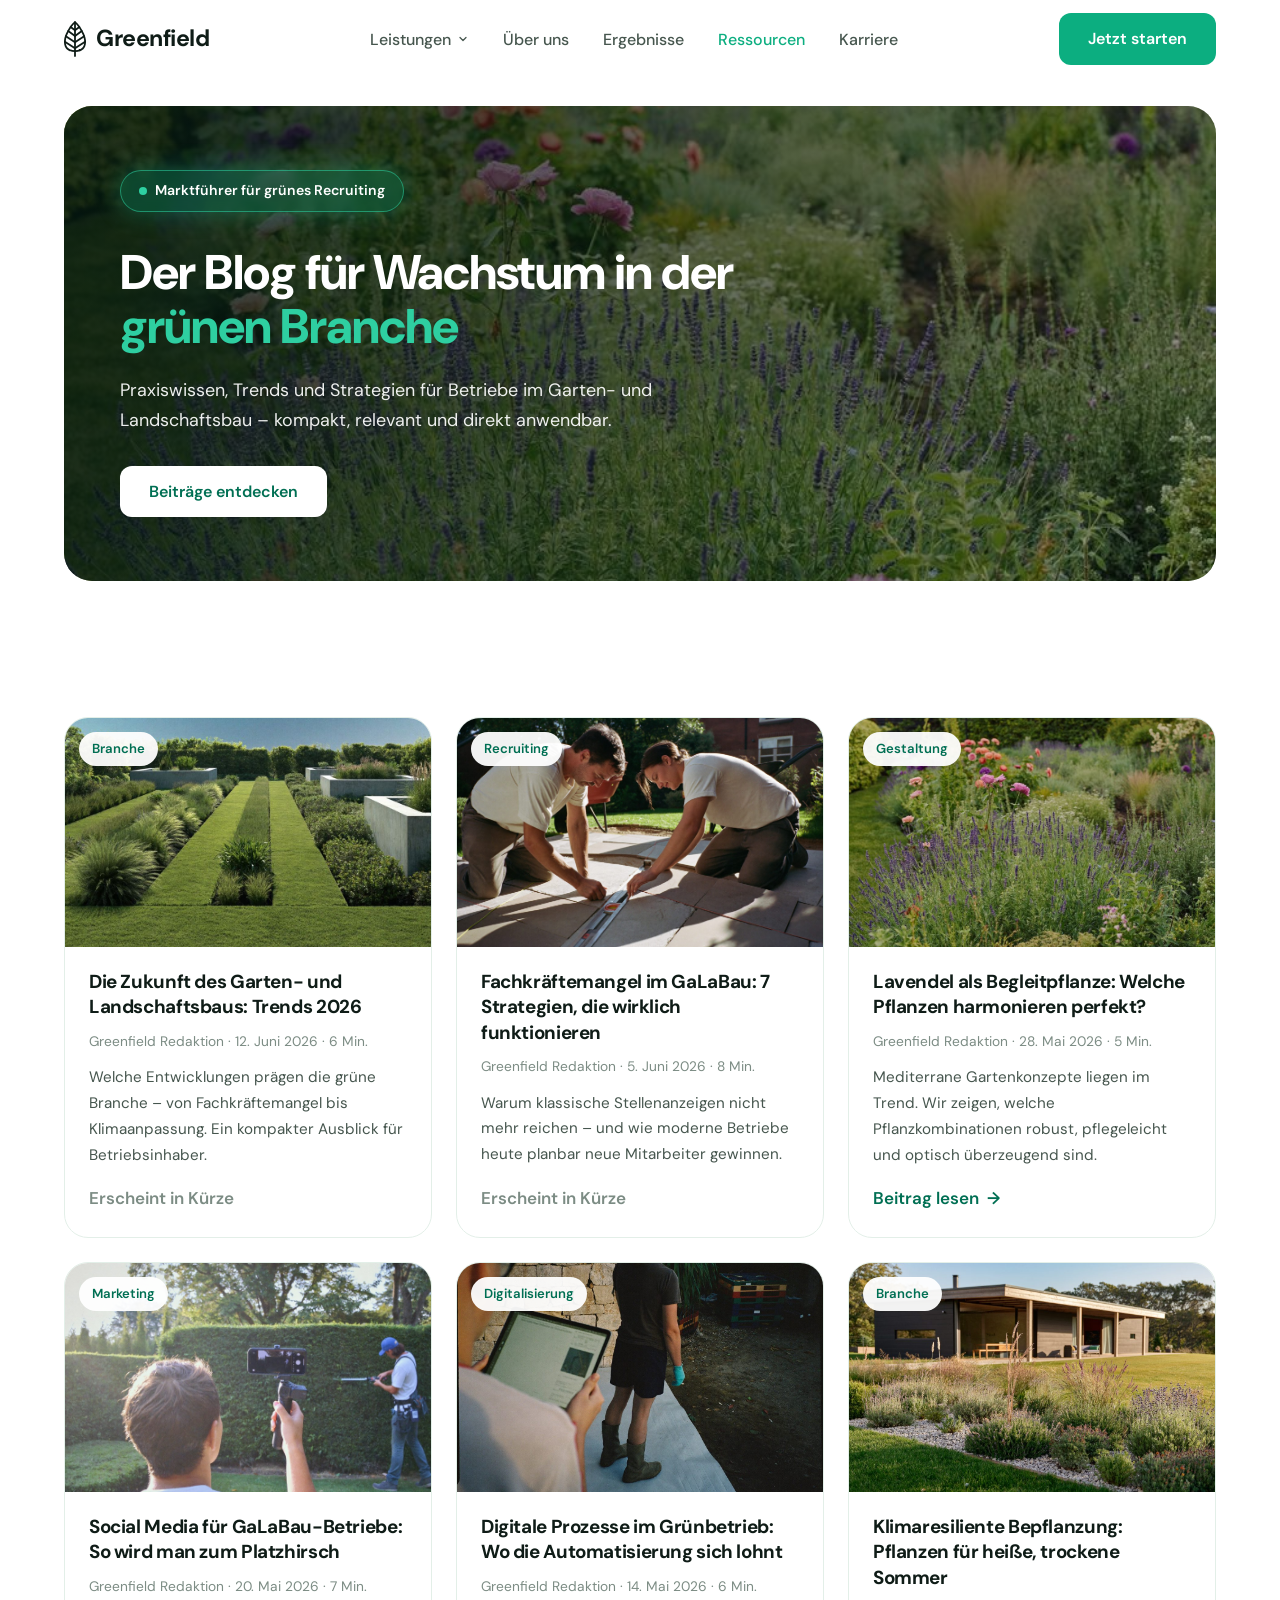
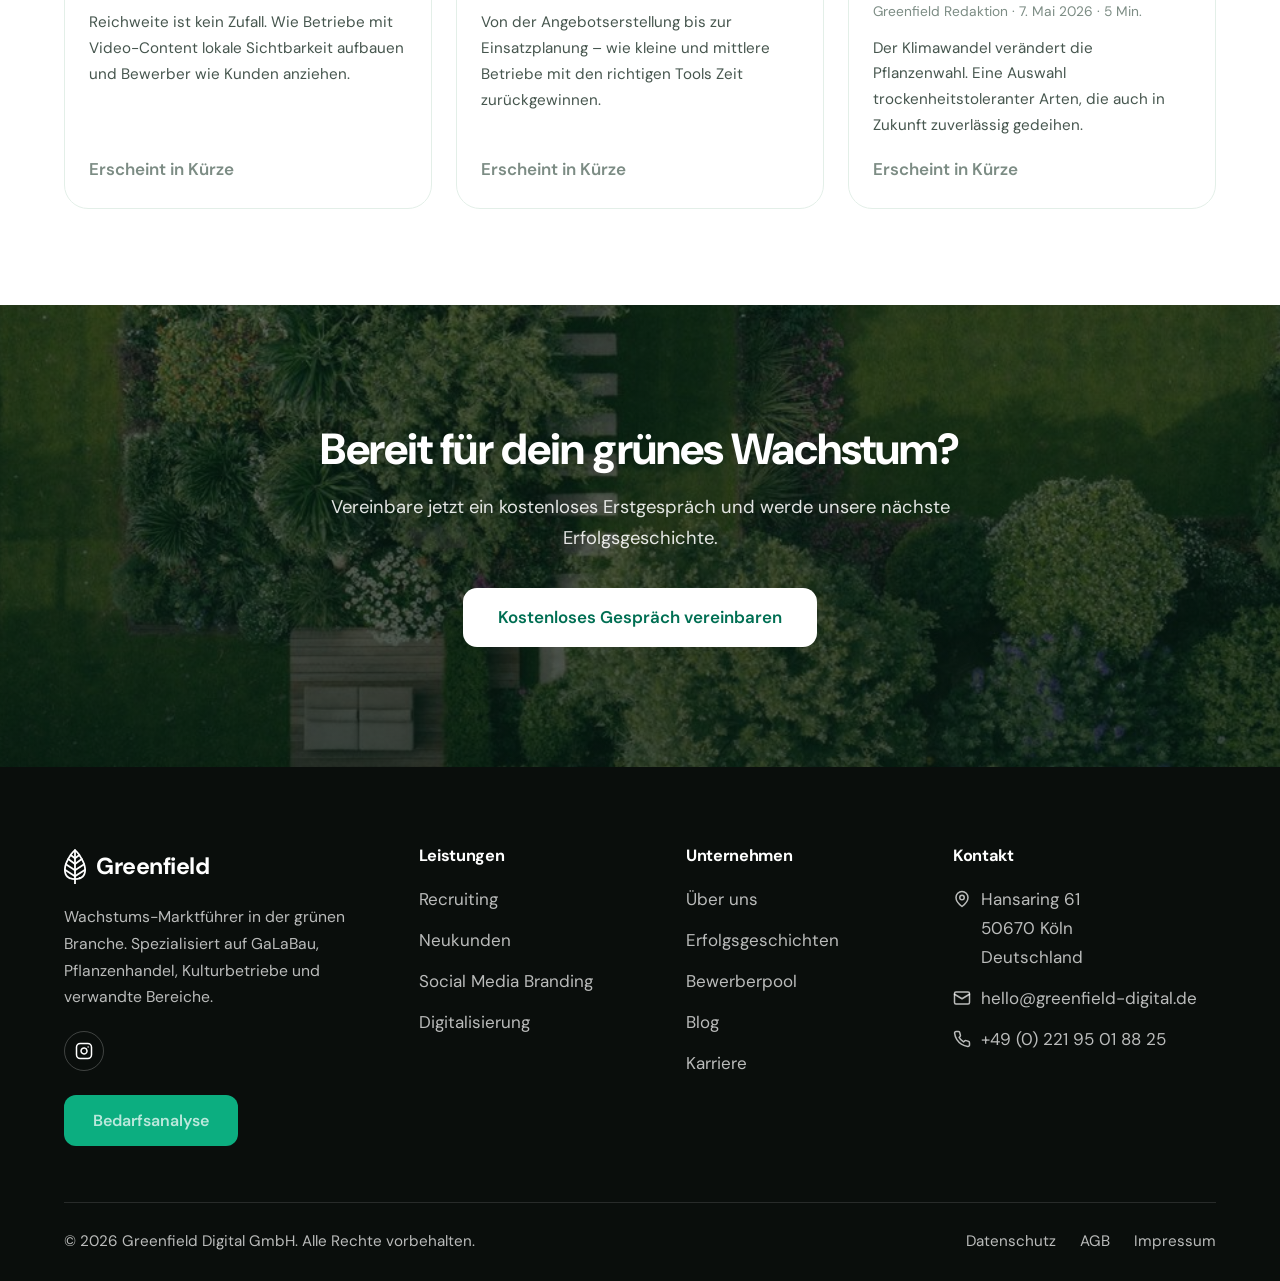
<file: blog.html>
<!DOCTYPE html>
<html lang="de">
<head>
  <meta charset="UTF-8">
  <meta name="viewport" content="width=device-width, initial-scale=1.0">
  <title>Blog & Ressourcen – Greenfield Digital</title>
  <meta name="description" content="Praxiswissen für die grüne Branche: Recruiting, Marketing, Digitalisierung und Pflanzenwissen für GaLaBau-Betriebe.">
  <!-- TODO vor Go-Live auf greenfield-digital.de: noindex entfernen! -->
  <meta name="robots" content="noindex">
  <meta property="og:title" content="Blog & Ressourcen – Greenfield Digital">
  <meta property="og:description" content="Praxiswissen für die grüne Branche: Recruiting, Marketing, Digitalisierung und Pflanzenwissen für GaLaBau-Betriebe.">
  <meta property="og:type" content="website">
  <!-- TODO Go-Live: og:image-Domain auf greenfield-digital.de umstellen -->
  <meta property="og:image" content="https://frdlnk-gc.github.io/greenfield-digital-website/assets/img/blog-3.jpg">
  <meta name="theme-color" content="#0CAE80">
  <link rel="icon" type="image/svg+xml" href="assets/img/favicon.svg">
  <link rel="icon" type="image/png" href="assets/img/favicon.png">
  <link rel="apple-touch-icon" href="assets/img/apple-touch-icon.png">
  <link rel="preconnect" href="https://fonts.googleapis.com">
  <link rel="preconnect" href="https://fonts.gstatic.com" crossorigin>
  <link href="https://fonts.googleapis.com/css2?family=DM+Sans:opsz,wght@9..40,400;9..40,500;9..40,600;9..40,700;9..40,800&display=swap" rel="stylesheet">
  <link rel="stylesheet" href="assets/css/foundation.css">
</head>
<body>

  <svg xmlns="http://www.w3.org/2000/svg" style="display:none" aria-hidden="true"><defs><g id="gf-leaf"><path transform="matrix(1,0,0,-1,66.15234,55.992677)" d="M23.574303 25.10035 24.620106 25.58577 24.620085 25.585816 23.574303 25.10035ZM12.995802 40.06275 13.745462 40.938734 12.995891 41.580217 12.246243 40.93882 12.995802 40.06275ZM2.416528 25.10035 1.370747 25.585816 1.370725 25.58577 2.416528 25.10035ZM.963188 9.17907 2.028077 9.62105 2.028033 9.621157 .963188 9.17907ZM9.088648 3.287144 9.264523 4.42662 9.237376 4.430809 9.210061 4.433704 9.088648 3.287144ZM12.995802 2.68409 12.819927 1.544613 12.995819 1.517464 13.17171 1.544621 12.995802 2.68409ZM16.902184 3.287144 16.780772 4.433704 16.753439 4.430809 16.726275 4.426617 16.902184 3.287144ZM25.027644 9.17907 23.9628 9.621157 23.962754 9.62105 25.027644 9.17907ZM23.574303 25.10035 24.620085 25.585816C21.064307 33.24562 17.151864 38.023557 13.745462 40.938734L12.995802 40.06275 12.246141 39.18677C15.366294 36.51656 19.091013 32.019914 22.52852 24.614886L23.574303 25.10035ZM12.995802 40.06275 12.246243 40.93882C8.838986 38.023599 4.926521 33.245615 1.370747 25.585816L2.416528 25.10035 3.46231 24.614886C6.899823 32.019926 10.624522 36.516519 13.74536 39.186685L12.995802 40.06275ZM2.416528 25.10035 1.370725 25.58577C.316806 23.31517-.583657 20.429493-.962011 17.471108-1.338918 14.524046-1.20993 11.406448-.101657 8.73698L.963188 9.17907 2.028033 9.621157C1.129202 11.786146 .977457 14.458805 1.325295 17.17858 1.671685 19.887028 2.501445 22.544764 3.462332 24.614933L2.416528 25.10035ZM.963188 9.17907-.101701 8.737087C2.307079 2.933487 8.08656 2.233845 8.967236 2.140587L9.088648 3.287144 9.210061 4.433704C8.417892 4.51759 3.90153 5.107239 2.028077 9.62105L.963188 9.17907ZM9.088648 3.287144 8.912774 2.147671 12.819927 1.544613 12.995802 2.68409 13.171676 3.823563 9.264523 4.42662 9.088648 3.287144ZM12.995802 2.68409 13.17171 1.544621 17.07809 2.147675 16.902184 3.287144 16.726275 4.426617 12.819894 3.823559 12.995802 2.68409ZM16.902184 3.287144 17.023596 2.140587C17.90427 2.233845 23.683753 2.933487 26.092532 8.737087L25.027644 9.17907 23.962754 9.62105C22.0893 5.107239 17.572939 4.51759 16.780772 4.433704L16.902184 3.287144ZM25.027644 9.17907 26.092488 8.73698C27.200762 11.406448 27.32975 14.524046 26.952843 17.471108 26.574488 20.429493 25.674025 23.31517 24.620106 25.58577L23.574303 25.10035 22.5285 24.614933C23.489388 22.544764 24.319148 19.887028 24.665537 17.17858 25.013375 14.458805 24.86163 11.786146 23.9628 9.621157L25.027644 9.17907Z"/><path transform="matrix(1,0,0,-1,78.76465,61.739748)" d="M1.538061 45.809885C1.538061 46.44665 1.02186 46.962854 .385093 46.962854-.251674 46.962854-.767875 46.44665-.767875 45.809885H.385093 1.538061ZM-.767875 2.305935C-.767875 1.66917-.251674 1.152969 .385093 1.152969 1.02186 1.152969 1.538061 1.66917 1.538061 2.305935H.385093-.767875ZM.385093 45.809885H-.767875V2.305935H.385093 1.538061V45.809885H.385093Z"/><path transform="matrix(1,0,0,-1,79.14746,52.065187)" d="M-.630466 3.59236C-1.163599 3.244164-1.31352 2.529704-.965323 1.996572-.617126 1.463438 .097333 1.313519 .630466 1.661716L0 2.627038-.630466 3.59236ZM13.625811 10.149164C14.158943 10.497361 14.308864 11.21182 13.960667 11.744953 13.61247 12.278086 12.89801 12.428006 12.364878 12.079809L12.995344 11.114487 13.625811 10.149164ZM0 2.627038 .630466 1.661716 13.625811 10.149164 12.995344 11.114487 12.364878 12.079809-.630466 3.59236 0 2.627038Z"/><path transform="matrix(1,0,0,-1,79.14746,44.44507)" d="M-.639479 3.584477C-1.169328 3.231302-1.312551 2.515471-.959376 1.985622-.606201 1.455773 .109631 1.312551 .639479 1.665726L0 2.625101-.639479 3.584477ZM12.407919 9.510069C12.937767 9.863243 13.08099 10.579075 12.727815 11.108924 12.37464 11.638772 11.658809 11.781995 11.12896 11.42882L11.768439 10.469444 12.407919 9.510069ZM0 2.625101 .639479 1.665726 12.407919 9.510069 11.768439 10.469444 11.12896 11.42882-.639479 3.584477 0 2.625101Z"/><path transform="matrix(1,0,0,-1,79.14746,36.404298)" d="M-.684337 3.539631C-1.196808 3.161683-1.30586 2.439855-.927911 1.927383-.549963 1.414912 .171865 1.30586 .684337 1.683809L0 2.61172-.684337 3.539631ZM9.465996 8.160301C9.978467 8.53825 10.087519 9.260078 9.70957 9.77255 9.331622 10.285021 8.609794 10.394073 8.097322 10.016125L8.781659 9.088213 9.465996 8.160301ZM0 2.61172 .684337 1.683809 9.465996 8.160301 8.781659 9.088213 8.097322 10.016125-.684337 3.539631 0 2.61172Z"/><path transform="matrix(1,0,0,-1,79.14746,28.924805)" d="M-.684366 3.539598C-1.196825 3.161633-1.305854 2.439802-.927889 1.927343-.549924 1.414884 .171907 1.305855 .684366 1.68382L0 2.611709-.684366 3.539598ZM6.283617 5.813556C6.796077 6.191521 6.905106 6.913352 6.527141 7.425812 6.149176 7.938271 5.427344 8.0473 4.914885 7.669335L5.599251 6.741446 6.283617 5.813556ZM0 2.611709 .684366 1.68382 6.283617 5.813556 5.599251 6.741446 4.914885 7.669335-.684366 3.539598 0 2.611709Z"/><path transform="matrix(1,0,0,-1,66.1582,52.06494)" d="M12.359464 1.661729C12.892588 1.313519 13.607051 1.463423 13.95526 1.996548 14.30347 2.529673 14.153566 3.244135 13.620441 3.592345L12.989953 2.627037 12.359464 1.661729ZM.630489 12.076713C.097365 12.424922-.617098 12.275019-.965308 11.741894-1.313517 11.208769-1.163614 10.494307-.630489 10.146096L0 11.111404 .630489 12.076713ZM12.989953 2.627037 13.620441 3.592345 .630489 12.076713 0 11.111404-.630489 10.146096 12.359464 1.661729 12.989953 2.627037Z"/><path transform="matrix(1,0,0,-1,67.37695,44.44507)" d="M11.12896 1.665726C11.658809 1.312551 12.37464 1.455773 12.727815 1.985622 13.08099 2.515471 12.937767 3.231302 12.407919 3.584477L11.768439 2.625101 11.12896 1.665726ZM.639479 11.42882C.109631 11.781995-.606201 11.638772-.959376 11.108924-1.312551 10.579075-1.169328 9.863243-.639479 9.510069L0 10.469444 .639479 11.42882ZM11.768439 2.625101 12.407919 3.584477 .639479 11.42882 0 10.469444-.639479 9.510069 11.12896 1.665726 11.768439 2.625101Z"/><path transform="matrix(1,0,0,-1,70.37012,36.404298)" d="M8.097322 1.683809C8.609794 1.30586 9.331622 1.414912 9.70957 1.927383 10.087519 2.439855 9.978467 3.161683 9.465996 3.539631L8.781659 2.61172 8.097322 1.683809ZM.684337 10.016125C.171865 10.394073-.549963 10.285021-.927911 9.77255-1.30586 9.260078-1.196808 8.53825-.684337 8.160301L0 9.088213 .684337 10.016125ZM8.781659 2.61172 9.465996 3.539631 .684337 10.016125 0 9.088213-.684337 8.160301 8.097322 1.683809 8.781659 2.61172Z"/><path transform="matrix(1,0,0,-1,73.55078,28.924805)" d="M4.914885 1.68382C5.427344 1.305855 6.149176 1.414884 6.527141 1.927343 6.905106 2.439802 6.796077 3.161633 6.283617 3.539598L5.599251 2.611709 4.914885 1.68382ZM.684366 7.669335C.171907 8.0473-.549924 7.938271-.927889 7.425812-1.305854 6.913352-1.196825 6.191521-.684366 5.813556L0 6.741446 .684366 7.669335ZM5.599251 2.611709 6.283617 3.539598 .684366 7.669335 0 6.741446-.684366 5.813556 4.914885 1.68382 5.599251 2.611709Z"/></g></defs></svg>

  <header class="site-nav" id="nav">
    <div class="inner">
      <a class="brand" href="index.html" aria-label="Greenfield Digital – Startseite">
        <span class="mark"><svg viewBox="65 14.41 28.3 46.17" fill="currentColor" aria-hidden="true"><use href="#gf-leaf"/></svg></span>
        <span class="word">Greenfield</span>
      </a>
      <nav aria-label="Hauptnavigation">
        <ul class="nav-links" id="navLinks">
          <li class="has-drop">
            <a href="index.html#leistungen">Leistungen
              <svg class="caret" width="12" height="12" viewBox="0 0 24 24" fill="none" stroke="currentColor" stroke-width="2.5" stroke-linecap="round" stroke-linejoin="round" aria-hidden="true"><path d="m6 9 6 6 6-6"/></svg>
            </a>
            <ul class="drop">
              <li><a href="recruiting.html">Recruiting<small>Nachhaltige Personalgewinnung</small></a></li>
              <li><a href="neukundengewinnung.html">Neukundengewinnung<small>Planbar neue Aufträge</small></a></li>
              <li><a href="social-media.html">Social Media Branding<small>Platzhirsch in der Region</small></a></li>
              <li><a href="digitalisierung.html">Digitalisierung &amp; KI<small>Prozesse neu gedacht</small></a></li>
            </ul>
          </li>
          <li><a href="ueber-uns.html">Über uns</a></li>
          <li><a href="ergebnisse.html">Ergebnisse</a></li>
          <li><a href="blog.html" class="active">Ressourcen</a></li>
          <li><a href="karriere.html">Karriere</a></li>
        </ul>
      </nav>
      <div style="display:flex; align-items:center; gap:10px;">
        <a class="btn btn--primary nav-cta-desktop" href="index.html#kontakt">Jetzt starten</a>
        <button class="nav-burger" id="burger" aria-label="Menü öffnen" aria-expanded="false" aria-controls="navLinks">
          <span class="nb-line" aria-hidden="true"></span><span class="nb-line" aria-hidden="true"></span><span class="nb-line" aria-hidden="true"></span>
        </button>
      </div>
    </div>
  </header>

  <main>

    <section class="page-hero">
      <div class="container">
        <div class="hero-card reveal in">
          <div class="bg" style="background-image:url('assets/img/blog-3.jpg')" aria-hidden="true"></div>
          <div class="hero-inner">
            <span class="pill pill--glow"><span class="dot"></span>Marktführer für grünes Recruiting</span>
            <h1>Der Blog für Wachstum in der <span class="accent">grünen Branche</span></h1>
            <p class="sub">Praxiswissen, Trends und Strategien für Betriebe im Garten- und Landschaftsbau – kompakt, relevant und direkt anwendbar.</p>
            <div class="hero-actions"><a class="btn btn--white is-green-text" href="#beitraege">Beiträge entdecken</a></div>
          </div>
          
        </div>
      </div>
    </section>
    <section class="section" id="beitraege">
      <div class="container">
        <div class="blog-grid m-carousel">
          <article class="blog-card reveal" style="--d:.0s">
            <div class="thumb"><img src="assets/img/blog-1.jpg" alt="" loading="lazy"><span class="cat">Branche</span></div>
            <div class="body">
              <h3>Die Zukunft des Garten- und Landschaftsbaus: Trends 2026</h3>
              <p class="meta">Greenfield Redaktion · 12. Juni 2026 · 6 Min.</p>
              <p>Welche Entwicklungen prägen die grüne Branche – von Fachkräftemangel bis Klimaanpassung. Ein kompakter Ausblick für Betriebsinhaber.</p>
              <span class="btn-link" style="color:var(--muted); cursor:default;">Erscheint in Kürze</span>
            </div>
          </article>
          <article class="blog-card reveal" style="--d:.1s">
            <div class="thumb"><img src="assets/img/gen-recruiting.jpg" alt="" loading="lazy"><span class="cat">Recruiting</span></div>
            <div class="body">
              <h3>Fachkräftemangel im GaLaBau: 7 Strategien, die wirklich funktionieren</h3>
              <p class="meta">Greenfield Redaktion · 5. Juni 2026 · 8 Min.</p>
              <p>Warum klassische Stellenanzeigen nicht mehr reichen – und wie moderne Betriebe heute planbar neue Mitarbeiter gewinnen.</p>
              <span class="btn-link" style="color:var(--muted); cursor:default;">Erscheint in Kürze</span>
            </div>
          </article>
          <article class="blog-card reveal" style="--d:.2s">
            <div class="thumb"><img src="assets/img/blog-3.jpg" alt="" loading="lazy"><span class="cat">Gestaltung</span></div>
            <div class="body">
              <h3><a href="blog-artikel.html" style="color:inherit;">Lavendel als Begleitpflanze: Welche Pflanzen harmonieren perfekt?</a></h3>
              <p class="meta">Greenfield Redaktion · 28. Mai 2026 · 5 Min.</p>
              <p>Mediterrane Gartenkonzepte liegen im Trend. Wir zeigen, welche Pflanzkombinationen robust, pflegeleicht und optisch überzeugend sind.</p>
              <a class="btn-link" href="blog-artikel.html">Beitrag lesen <span class="arr">→</span></a>
            </div>
          </article>
          <article class="blog-card reveal" style="--d:.0s">
            <div class="thumb"><img src="assets/img/gen-social.jpg" alt="" loading="lazy"><span class="cat">Marketing</span></div>
            <div class="body">
              <h3>Social Media für GaLaBau-Betriebe: So wird man zum Platzhirsch</h3>
              <p class="meta">Greenfield Redaktion · 20. Mai 2026 · 7 Min.</p>
              <p>Reichweite ist kein Zufall. Wie Betriebe mit Video-Content lokale Sichtbarkeit aufbauen und Bewerber wie Kunden anziehen.</p>
              <span class="btn-link" style="color:var(--muted); cursor:default;">Erscheint in Kürze</span>
            </div>
          </article>
          <article class="blog-card reveal" style="--d:.1s">
            <div class="thumb"><img src="assets/img/gen-plan.jpg" alt="" loading="lazy"><span class="cat">Digitalisierung</span></div>
            <div class="body">
              <h3>Digitale Prozesse im Grünbetrieb: Wo die Automatisierung sich lohnt</h3>
              <p class="meta">Greenfield Redaktion · 14. Mai 2026 · 6 Min.</p>
              <p>Von der Angebotserstellung bis zur Einsatzplanung – wie kleine und mittlere Betriebe mit den richtigen Tools Zeit zurückgewinnen.</p>
              <span class="btn-link" style="color:var(--muted); cursor:default;">Erscheint in Kürze</span>
            </div>
          </article>
          <article class="blog-card reveal" style="--d:.2s">
            <div class="thumb"><img src="assets/img/gen-klima.jpg" alt="" loading="lazy"><span class="cat">Branche</span></div>
            <div class="body">
              <h3>Klimaresiliente Bepflanzung: Pflanzen für heiße, trockene Sommer</h3>
              <p class="meta">Greenfield Redaktion · 7. Mai 2026 · 5 Min.</p>
              <p>Der Klimawandel verändert die Pflanzenwahl. Eine Auswahl trockenheitstoleranter Arten, die auch in Zukunft zuverlässig gedeihen.</p>
              <span class="btn-link" style="color:var(--muted); cursor:default;">Erscheint in Kürze</span>
            </div>
          </article>
        </div>
      </div>
    </section>
    <section class="cta-band">
      <div class="bg" style="background-image:url('assets/img/side-neukunden.jpg')" aria-hidden="true"></div>
      <div class="container reveal">
        <h2>Bereit für dein grünes Wachstum?</h2>
        <p>Vereinbare jetzt ein kostenloses Erstgespräch und werde unsere nächste Erfolgsgeschichte.</p>
        <a class="btn btn--white is-green-text btn--lg" href="index.html#kontakt">Kostenloses Gespräch vereinbaren</a>
      </div>
    </section>

  </main>

  <footer class="site-footer">
    <div class="container">
      <div class="cols">
        <div>
          <a class="brand" href="index.html">
            <span class="mark"><svg viewBox="65 14.41 28.3 46.17" fill="currentColor" aria-hidden="true"><use href="#gf-leaf"/></svg></span>
            <span class="word">Greenfield</span>
          </a>
          <p style="font-size:.98rem;">Wachstums-Marktführer in der grünen Branche. Spezialisiert auf GaLaBau, Pflanzenhandel, Kulturbetriebe und verwandte Bereiche.</p>
          <div class="social-row">
            <a href="https://www.instagram.com/greenfield_digital/" target="_blank" rel="noopener" aria-label="Greenfield Digital auf Instagram">
              <svg viewBox="0 0 24 24" fill="none" stroke="currentColor" stroke-width="2" stroke-linecap="round" stroke-linejoin="round"><rect x="2" y="2" width="20" height="20" rx="5"/><path d="M16 11.37A4 4 0 1 1 12.63 8 4 4 0 0 1 16 11.37z"/><line x1="17.5" y1="6.5" x2="17.51" y2="6.5"/></svg>
            </a>
          </div>
          <a class="btn btn--primary" href="index.html#kontakt">Bedarfsanalyse</a>
        </div>
        <div>
          <h4>Leistungen</h4>
          <ul>
            <li><a href="recruiting.html">Recruiting</a></li>
            <li><a href="neukundengewinnung.html">Neukunden</a></li>
            <li><a href="social-media.html">Social Media Branding</a></li>
            <li><a href="digitalisierung.html">Digitalisierung</a></li>
          </ul>
        </div>
        <div>
          <h4>Unternehmen</h4>
          <ul>
            <li><a href="ueber-uns.html">Über uns</a></li>
            <li><a href="ergebnisse.html">Erfolgsgeschichten</a></li>
            <li><a href="bewerberpool.html">Bewerberpool</a></li>
            <li><a href="blog.html">Blog</a></li>
            <li><a href="karriere.html">Karriere</a></li>
          </ul>
        </div>
        <div>
          <h4>Kontakt</h4>
          <ul>
            <li style="display:flex; gap:10px;">
              <svg style="flex:0 0 18px; margin-top:5px;" width="18" height="18" viewBox="0 0 24 24" fill="none" stroke="currentColor" stroke-width="2" stroke-linecap="round" stroke-linejoin="round" aria-hidden="true"><path d="M20 10c0 6-8 12-8 12s-8-6-8-12a8 8 0 0 1 16 0Z"/><circle cx="12" cy="10" r="3"/></svg>
              <span>Hansaring 61<br>50670 Köln<br>Deutschland</span>
            </li>
            <li style="display:flex; gap:10px; align-items:center;">
              <svg style="flex:0 0 18px;" width="18" height="18" viewBox="0 0 24 24" fill="none" stroke="currentColor" stroke-width="2" stroke-linecap="round" stroke-linejoin="round" aria-hidden="true"><rect x="2" y="4" width="20" height="16" rx="2"/><path d="m22 7-10 6L2 7"/></svg>
              <a href="mailto:hello@greenfield-digital.de">hello@greenfield-digital.de</a>
            </li>
            <li style="display:flex; gap:10px; align-items:center;">
              <svg style="flex:0 0 18px;" width="18" height="18" viewBox="0 0 24 24" fill="none" stroke="currentColor" stroke-width="2" stroke-linecap="round" stroke-linejoin="round" aria-hidden="true"><path d="M22 16.92v3a2 2 0 0 1-2.18 2 19.79 19.79 0 0 1-8.63-3.07 19.5 19.5 0 0 1-6-6 19.79 19.79 0 0 1-3.07-8.67A2 2 0 0 1 4.11 2h3a2 2 0 0 1 2 1.72c.127.96.361 1.903.7 2.81a2 2 0 0 1-.45 2.11L8.09 9.91a16 16 0 0 0 6 6l1.27-1.27a2 2 0 0 1 2.11-.45c.907.339 1.85.573 2.81.7A2 2 0 0 1 22 16.92z"/></svg>
              <a href="tel:+4922195018825">+49 (0) 221 95 01 88 25</a>
            </li>
          </ul>
        </div>
      </div>
      <div class="legal">
        <span>© 2026 Greenfield Digital GmbH. Alle Rechte vorbehalten.</span>
        <span style="display:flex; gap:24px;">
          <a href="datenschutz.html">Datenschutz</a>
          <a href="agb.html">AGB</a>
          <a href="impressum.html">Impressum</a>
        </span>
      </div>
    </div>
  </footer>

  <script src="assets/js/main.js" defer></script>
</body>
</html>
</file>
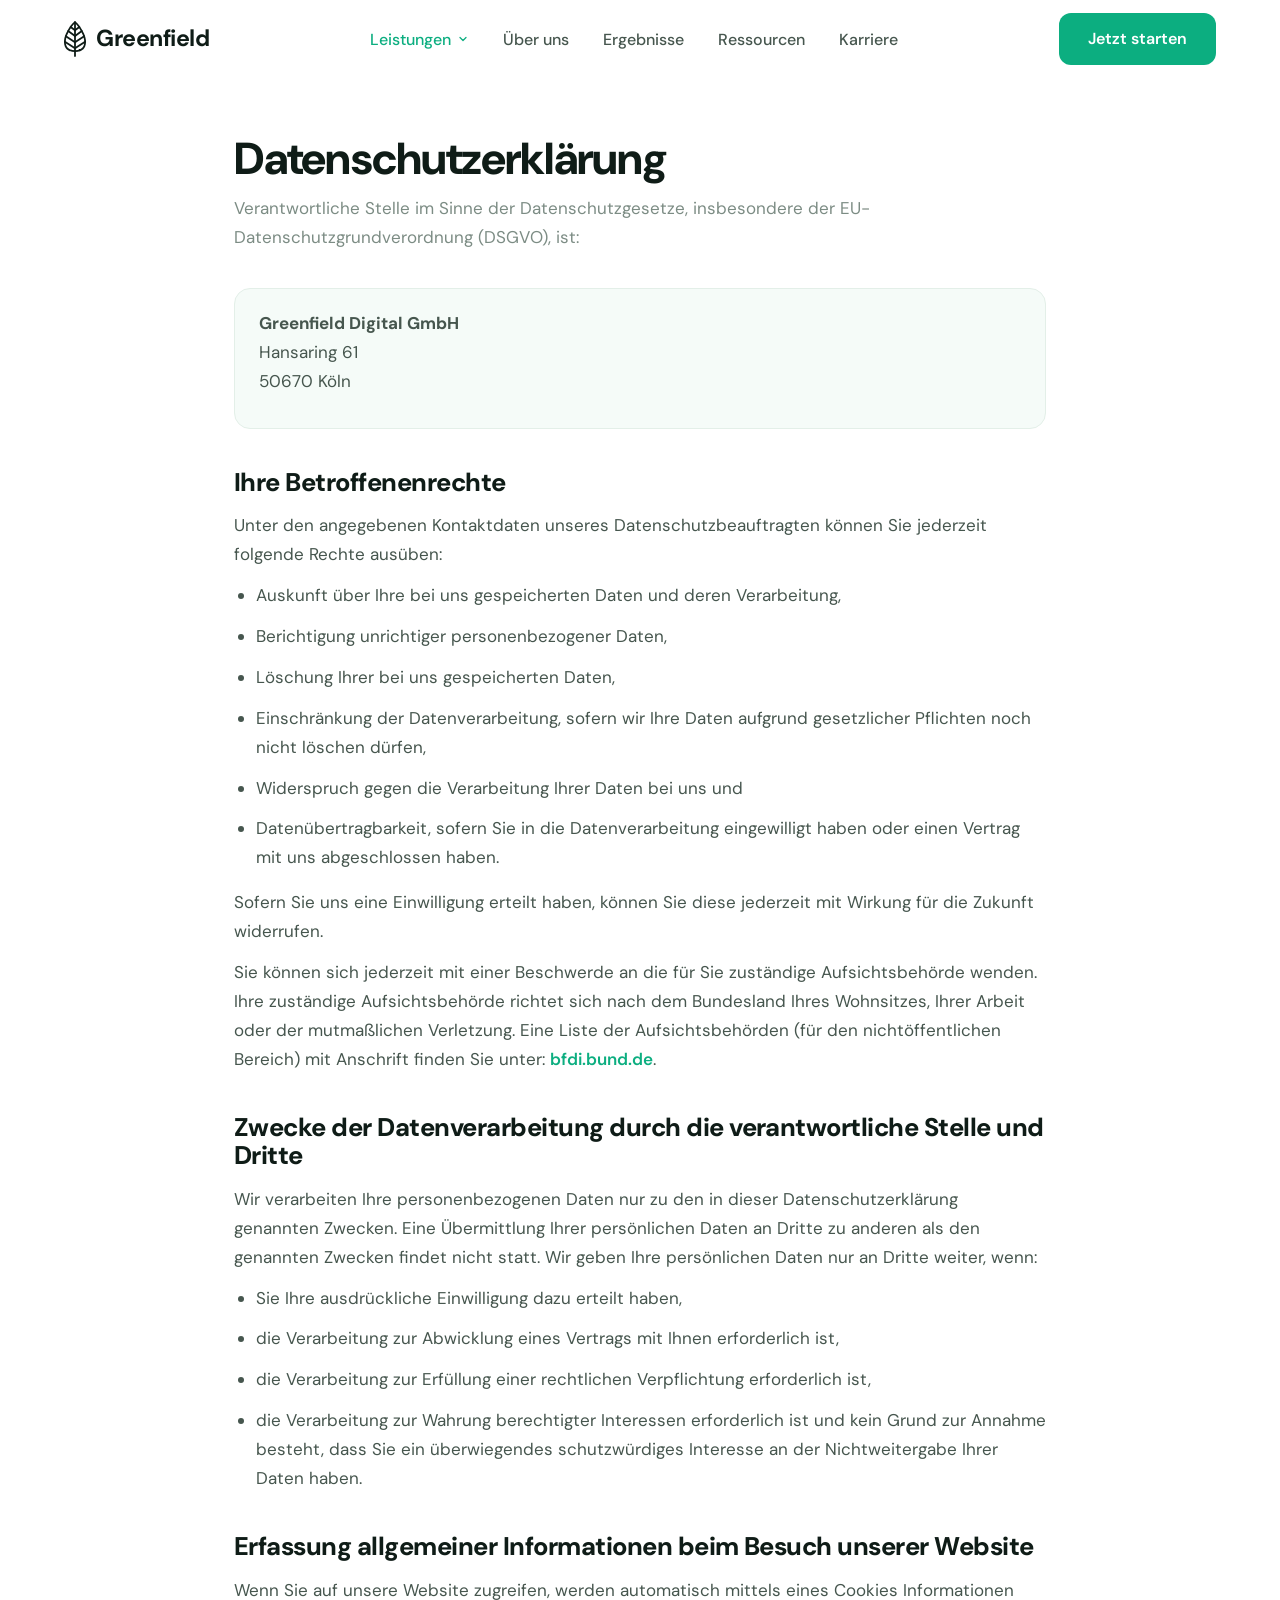
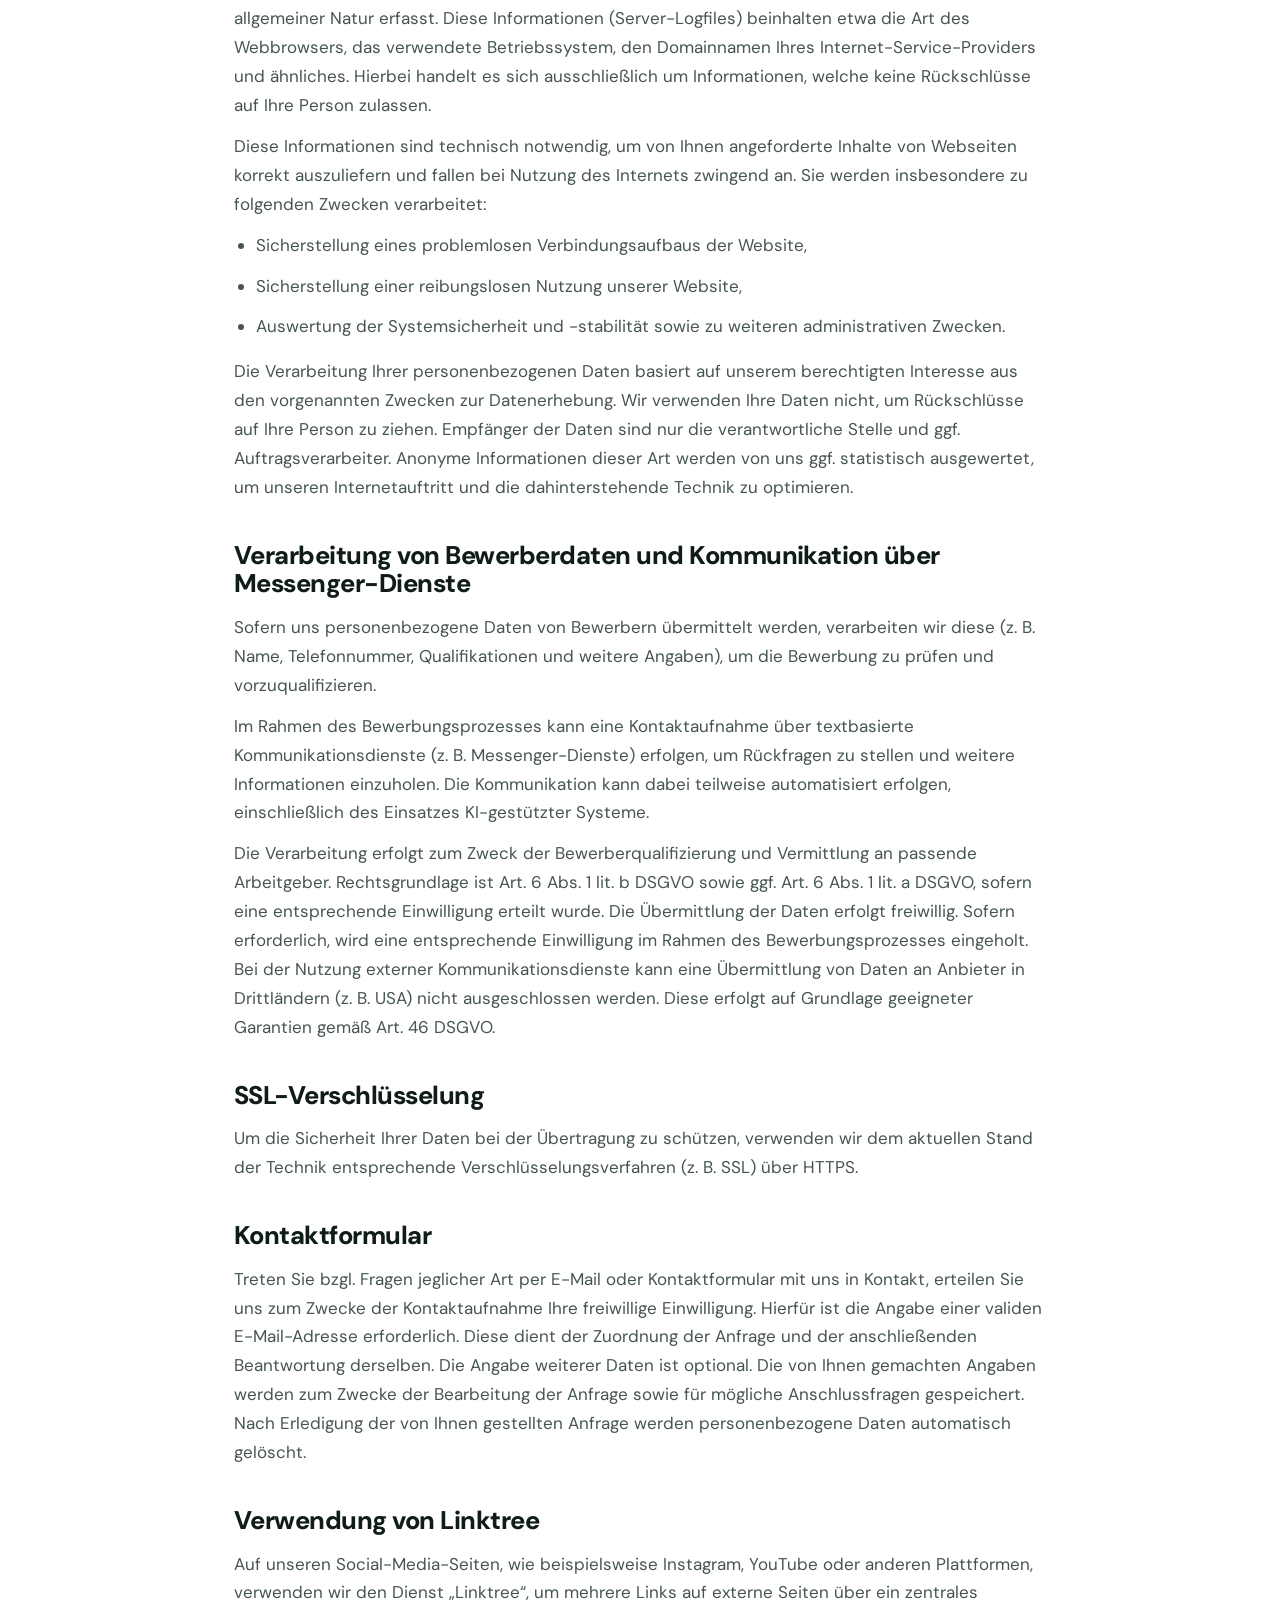
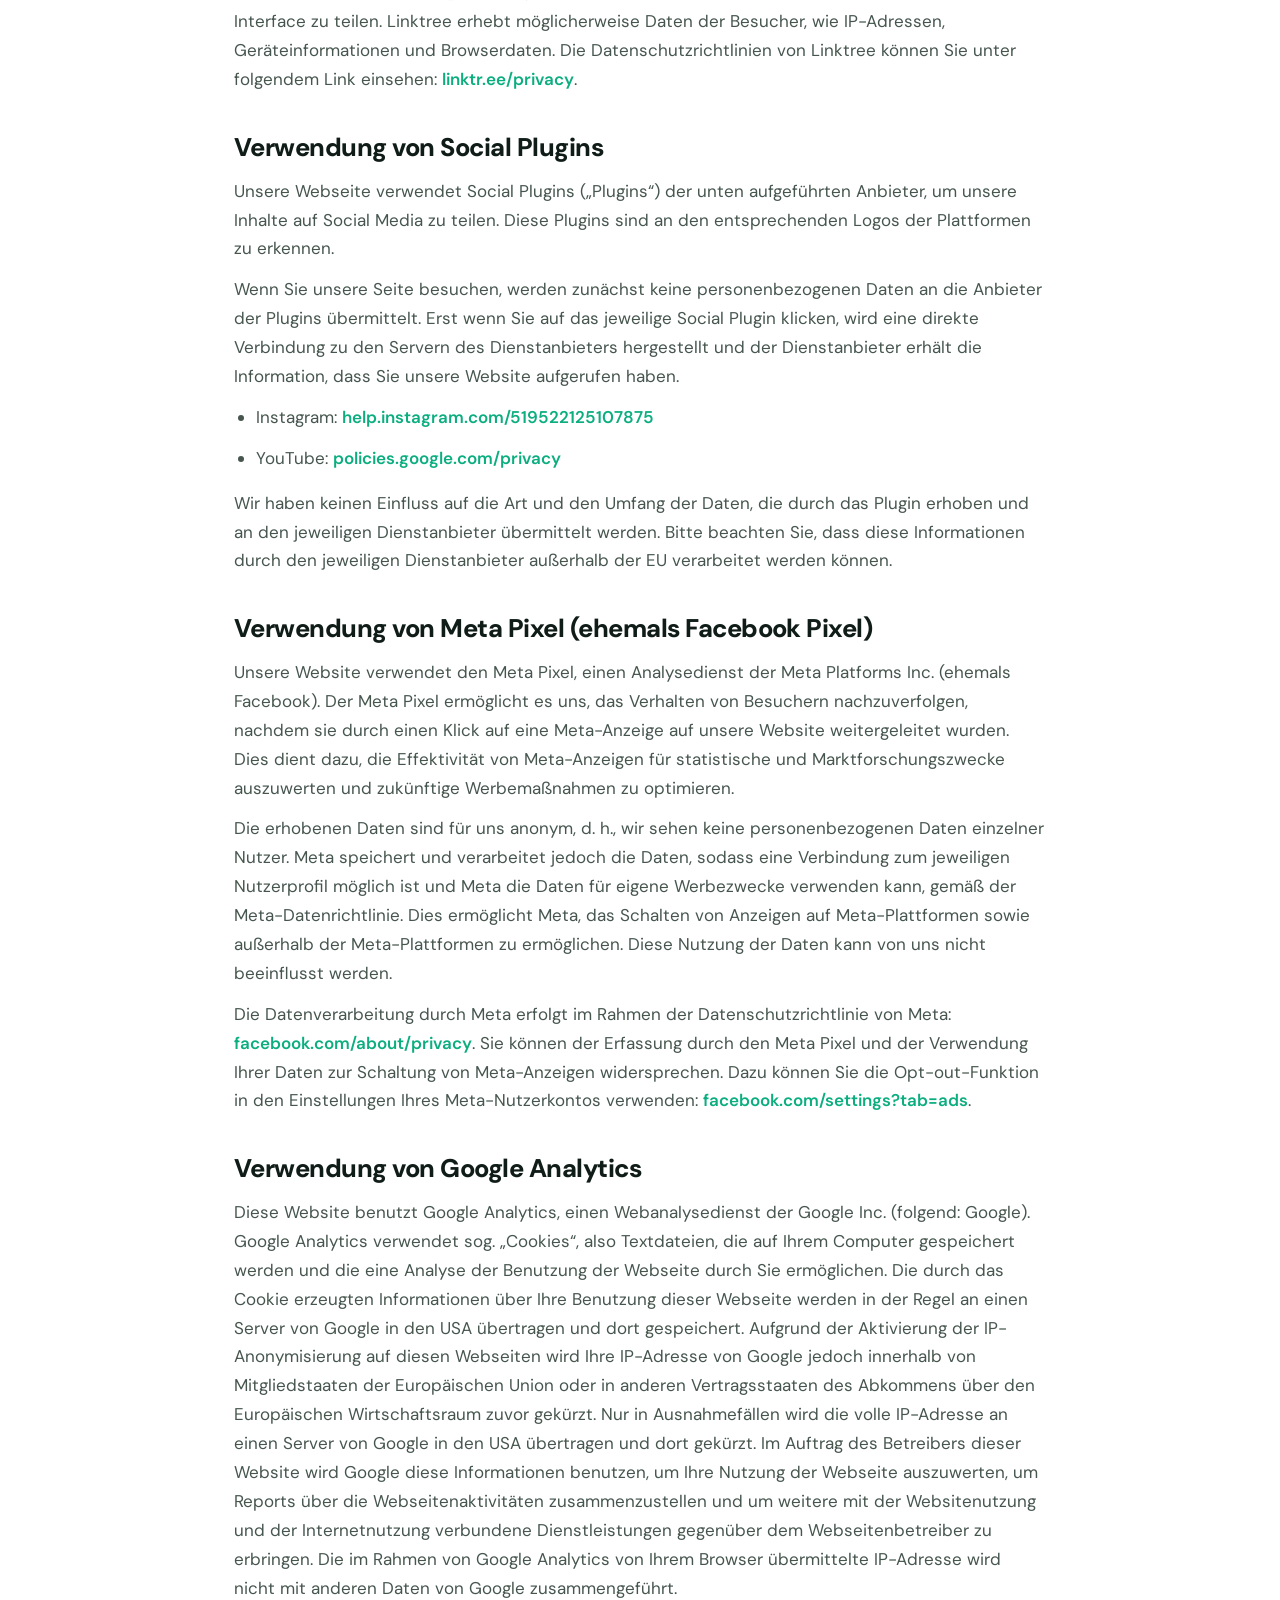
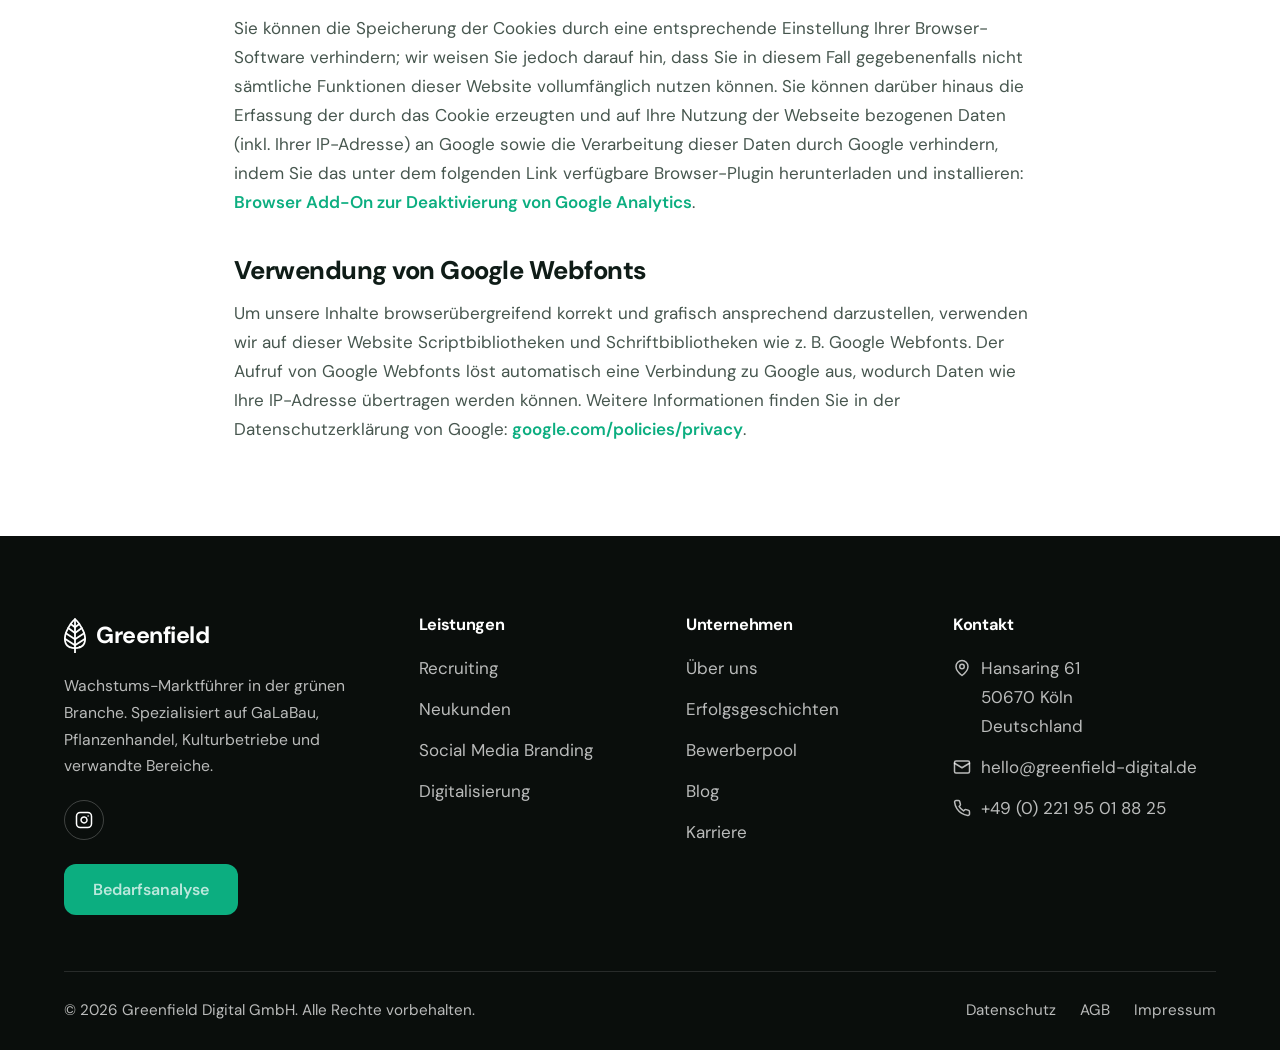
<file: datenschutz.html>
<!DOCTYPE html>
<html lang="de">
<head>
  <meta charset="UTF-8">
  <meta name="viewport" content="width=device-width, initial-scale=1.0">
  <title>Datenschutzerklärung – Greenfield Digital</title>
  <meta name="description" content="Datenschutzerklärung der Greenfield Digital GmbH.">
  <!-- TODO vor Go-Live auf greenfield-digital.de: noindex entfernen! -->
  <meta name="robots" content="noindex">
  <meta property="og:title" content="Datenschutzerklärung – Greenfield Digital">
  <meta property="og:description" content="Datenschutzerklärung der Greenfield Digital GmbH.">
  <meta property="og:type" content="website">
  <!-- TODO Go-Live: og:image-Domain auf greenfield-digital.de umstellen -->
  <meta property="og:image" content="https://frdlnk-gc.github.io/greenfield-digital-website/assets/img/hero-home.jpg">
  <meta name="theme-color" content="#0CAE80">
  <link rel="icon" type="image/svg+xml" href="assets/img/favicon.svg">
  <link rel="icon" type="image/png" href="assets/img/favicon.png">
  <link rel="apple-touch-icon" href="assets/img/apple-touch-icon.png">
  <link rel="preconnect" href="https://fonts.googleapis.com">
  <link rel="preconnect" href="https://fonts.gstatic.com" crossorigin>
  <link href="https://fonts.googleapis.com/css2?family=DM+Sans:opsz,wght@9..40,400;9..40,500;9..40,600;9..40,700;9..40,800&display=swap" rel="stylesheet">
  <link rel="stylesheet" href="assets/css/foundation.css">
  <style>
    .legal-wrap { max-width: 860px; margin: 0 auto; padding: calc(var(--nav-h) + 56px) 24px 80px; }
    .legal-wrap h1 { font-size: clamp(2rem, 3.6vw, 2.8rem); margin-bottom: 10px; }
    .legal-wrap .lead { color: var(--muted); margin-bottom: 36px; }
    .legal-wrap h2 { font-size: clamp(1.3rem, 2.2vw, 1.6rem); margin: 40px 0 14px; }
    .legal-wrap h3 { font-size: 1.1rem; margin: 26px 0 10px; }
    .legal-wrap p, .legal-wrap li { margin-bottom: 12px; }
    .legal-wrap ul, .legal-wrap ol { padding-left: 22px; margin-bottom: 16px; }
    .legal-wrap ul li { list-style: disc; }
    .legal-wrap ol li { list-style: decimal; }
    .legal-wrap .box {
      background: var(--mint-soft);
      border: 1px solid var(--line);
      border-radius: var(--r-md);
      padding: 20px 24px;
      margin-bottom: 24px;
    }
    .legal-wrap a { font-weight: 600; overflow-wrap: anywhere; }
    .legal-wrap p, .legal-wrap li { overflow-wrap: anywhere; }
    .legal-wrap table { border-collapse: collapse; width: 100%; margin-bottom: 18px; }
    .legal-wrap td, .legal-wrap th { border: 1px solid var(--line); padding: 10px 12px; text-align: left; font-size: .95rem; }
  </style>
</head>
<body>

  <svg xmlns="http://www.w3.org/2000/svg" style="display:none" aria-hidden="true"><defs><g id="gf-leaf"><path transform="matrix(1,0,0,-1,66.15234,55.992677)" d="M23.574303 25.10035 24.620106 25.58577 24.620085 25.585816 23.574303 25.10035ZM12.995802 40.06275 13.745462 40.938734 12.995891 41.580217 12.246243 40.93882 12.995802 40.06275ZM2.416528 25.10035 1.370747 25.585816 1.370725 25.58577 2.416528 25.10035ZM.963188 9.17907 2.028077 9.62105 2.028033 9.621157 .963188 9.17907ZM9.088648 3.287144 9.264523 4.42662 9.237376 4.430809 9.210061 4.433704 9.088648 3.287144ZM12.995802 2.68409 12.819927 1.544613 12.995819 1.517464 13.17171 1.544621 12.995802 2.68409ZM16.902184 3.287144 16.780772 4.433704 16.753439 4.430809 16.726275 4.426617 16.902184 3.287144ZM25.027644 9.17907 23.9628 9.621157 23.962754 9.62105 25.027644 9.17907ZM23.574303 25.10035 24.620085 25.585816C21.064307 33.24562 17.151864 38.023557 13.745462 40.938734L12.995802 40.06275 12.246141 39.18677C15.366294 36.51656 19.091013 32.019914 22.52852 24.614886L23.574303 25.10035ZM12.995802 40.06275 12.246243 40.93882C8.838986 38.023599 4.926521 33.245615 1.370747 25.585816L2.416528 25.10035 3.46231 24.614886C6.899823 32.019926 10.624522 36.516519 13.74536 39.186685L12.995802 40.06275ZM2.416528 25.10035 1.370725 25.58577C.316806 23.31517-.583657 20.429493-.962011 17.471108-1.338918 14.524046-1.20993 11.406448-.101657 8.73698L.963188 9.17907 2.028033 9.621157C1.129202 11.786146 .977457 14.458805 1.325295 17.17858 1.671685 19.887028 2.501445 22.544764 3.462332 24.614933L2.416528 25.10035ZM.963188 9.17907-.101701 8.737087C2.307079 2.933487 8.08656 2.233845 8.967236 2.140587L9.088648 3.287144 9.210061 4.433704C8.417892 4.51759 3.90153 5.107239 2.028077 9.62105L.963188 9.17907ZM9.088648 3.287144 8.912774 2.147671 12.819927 1.544613 12.995802 2.68409 13.171676 3.823563 9.264523 4.42662 9.088648 3.287144ZM12.995802 2.68409 13.17171 1.544621 17.07809 2.147675 16.902184 3.287144 16.726275 4.426617 12.819894 3.823559 12.995802 2.68409ZM16.902184 3.287144 17.023596 2.140587C17.90427 2.233845 23.683753 2.933487 26.092532 8.737087L25.027644 9.17907 23.962754 9.62105C22.0893 5.107239 17.572939 4.51759 16.780772 4.433704L16.902184 3.287144ZM25.027644 9.17907 26.092488 8.73698C27.200762 11.406448 27.32975 14.524046 26.952843 17.471108 26.574488 20.429493 25.674025 23.31517 24.620106 25.58577L23.574303 25.10035 22.5285 24.614933C23.489388 22.544764 24.319148 19.887028 24.665537 17.17858 25.013375 14.458805 24.86163 11.786146 23.9628 9.621157L25.027644 9.17907Z"/><path transform="matrix(1,0,0,-1,78.76465,61.739748)" d="M1.538061 45.809885C1.538061 46.44665 1.02186 46.962854 .385093 46.962854-.251674 46.962854-.767875 46.44665-.767875 45.809885H.385093 1.538061ZM-.767875 2.305935C-.767875 1.66917-.251674 1.152969 .385093 1.152969 1.02186 1.152969 1.538061 1.66917 1.538061 2.305935H.385093-.767875ZM.385093 45.809885H-.767875V2.305935H.385093 1.538061V45.809885H.385093Z"/><path transform="matrix(1,0,0,-1,79.14746,52.065187)" d="M-.630466 3.59236C-1.163599 3.244164-1.31352 2.529704-.965323 1.996572-.617126 1.463438 .097333 1.313519 .630466 1.661716L0 2.627038-.630466 3.59236ZM13.625811 10.149164C14.158943 10.497361 14.308864 11.21182 13.960667 11.744953 13.61247 12.278086 12.89801 12.428006 12.364878 12.079809L12.995344 11.114487 13.625811 10.149164ZM0 2.627038 .630466 1.661716 13.625811 10.149164 12.995344 11.114487 12.364878 12.079809-.630466 3.59236 0 2.627038Z"/><path transform="matrix(1,0,0,-1,79.14746,44.44507)" d="M-.639479 3.584477C-1.169328 3.231302-1.312551 2.515471-.959376 1.985622-.606201 1.455773 .109631 1.312551 .639479 1.665726L0 2.625101-.639479 3.584477ZM12.407919 9.510069C12.937767 9.863243 13.08099 10.579075 12.727815 11.108924 12.37464 11.638772 11.658809 11.781995 11.12896 11.42882L11.768439 10.469444 12.407919 9.510069ZM0 2.625101 .639479 1.665726 12.407919 9.510069 11.768439 10.469444 11.12896 11.42882-.639479 3.584477 0 2.625101Z"/><path transform="matrix(1,0,0,-1,79.14746,36.404298)" d="M-.684337 3.539631C-1.196808 3.161683-1.30586 2.439855-.927911 1.927383-.549963 1.414912 .171865 1.30586 .684337 1.683809L0 2.61172-.684337 3.539631ZM9.465996 8.160301C9.978467 8.53825 10.087519 9.260078 9.70957 9.77255 9.331622 10.285021 8.609794 10.394073 8.097322 10.016125L8.781659 9.088213 9.465996 8.160301ZM0 2.61172 .684337 1.683809 9.465996 8.160301 8.781659 9.088213 8.097322 10.016125-.684337 3.539631 0 2.61172Z"/><path transform="matrix(1,0,0,-1,79.14746,28.924805)" d="M-.684366 3.539598C-1.196825 3.161633-1.305854 2.439802-.927889 1.927343-.549924 1.414884 .171907 1.305855 .684366 1.68382L0 2.611709-.684366 3.539598ZM6.283617 5.813556C6.796077 6.191521 6.905106 6.913352 6.527141 7.425812 6.149176 7.938271 5.427344 8.0473 4.914885 7.669335L5.599251 6.741446 6.283617 5.813556ZM0 2.611709 .684366 1.68382 6.283617 5.813556 5.599251 6.741446 4.914885 7.669335-.684366 3.539598 0 2.611709Z"/><path transform="matrix(1,0,0,-1,66.1582,52.06494)" d="M12.359464 1.661729C12.892588 1.313519 13.607051 1.463423 13.95526 1.996548 14.30347 2.529673 14.153566 3.244135 13.620441 3.592345L12.989953 2.627037 12.359464 1.661729ZM.630489 12.076713C.097365 12.424922-.617098 12.275019-.965308 11.741894-1.313517 11.208769-1.163614 10.494307-.630489 10.146096L0 11.111404 .630489 12.076713ZM12.989953 2.627037 13.620441 3.592345 .630489 12.076713 0 11.111404-.630489 10.146096 12.359464 1.661729 12.989953 2.627037Z"/><path transform="matrix(1,0,0,-1,67.37695,44.44507)" d="M11.12896 1.665726C11.658809 1.312551 12.37464 1.455773 12.727815 1.985622 13.08099 2.515471 12.937767 3.231302 12.407919 3.584477L11.768439 2.625101 11.12896 1.665726ZM.639479 11.42882C.109631 11.781995-.606201 11.638772-.959376 11.108924-1.312551 10.579075-1.169328 9.863243-.639479 9.510069L0 10.469444 .639479 11.42882ZM11.768439 2.625101 12.407919 3.584477 .639479 11.42882 0 10.469444-.639479 9.510069 11.12896 1.665726 11.768439 2.625101Z"/><path transform="matrix(1,0,0,-1,70.37012,36.404298)" d="M8.097322 1.683809C8.609794 1.30586 9.331622 1.414912 9.70957 1.927383 10.087519 2.439855 9.978467 3.161683 9.465996 3.539631L8.781659 2.61172 8.097322 1.683809ZM.684337 10.016125C.171865 10.394073-.549963 10.285021-.927911 9.77255-1.30586 9.260078-1.196808 8.53825-.684337 8.160301L0 9.088213 .684337 10.016125ZM8.781659 2.61172 9.465996 3.539631 .684337 10.016125 0 9.088213-.684337 8.160301 8.097322 1.683809 8.781659 2.61172Z"/><path transform="matrix(1,0,0,-1,73.55078,28.924805)" d="M4.914885 1.68382C5.427344 1.305855 6.149176 1.414884 6.527141 1.927343 6.905106 2.439802 6.796077 3.161633 6.283617 3.539598L5.599251 2.611709 4.914885 1.68382ZM.684366 7.669335C.171907 8.0473-.549924 7.938271-.927889 7.425812-1.305854 6.913352-1.196825 6.191521-.684366 5.813556L0 6.741446 .684366 7.669335ZM5.599251 2.611709 6.283617 3.539598 .684366 7.669335 0 6.741446-.684366 5.813556 4.914885 1.68382 5.599251 2.611709Z"/></g></defs></svg>

<header class="site-nav" id="nav">
    <div class="inner">
      <a class="brand" href="index.html" aria-label="Greenfield Digital – Startseite">
        <span class="mark"><svg viewBox="65 14.41 28.3 46.17" fill="currentColor" aria-hidden="true"><use href="#gf-leaf"/></svg></span>
        <span class="word">Greenfield</span>
      </a>
      <nav aria-label="Hauptnavigation">
        <ul class="nav-links" id="navLinks">
          <li class="has-drop">
            <a href="index.html#leistungen" class="active">Leistungen
              <svg class="caret" width="12" height="12" viewBox="0 0 24 24" fill="none" stroke="currentColor" stroke-width="2.5" stroke-linecap="round" stroke-linejoin="round" aria-hidden="true"><path d="m6 9 6 6 6-6"/></svg>
            </a>
            <ul class="drop">
              <li><a href="recruiting.html">Recruiting<small>Nachhaltige Personalgewinnung</small></a></li>
              <li><a href="neukundengewinnung.html">Neukundengewinnung<small>Planbar neue Aufträge</small></a></li>
              <li><a href="social-media.html">Social Media Branding<small>Platzhirsch in der Region</small></a></li>
              <li><a href="digitalisierung.html">Digitalisierung &amp; KI<small>Prozesse neu gedacht</small></a></li>
            </ul>
          </li>
          <li><a href="ueber-uns.html">Über uns</a></li>
          <li><a href="ergebnisse.html">Ergebnisse</a></li>
          <li><a href="blog.html">Ressourcen</a></li>
          <li><a href="karriere.html">Karriere</a></li>
        </ul>
      </nav>
      <div style="display:flex; align-items:center; gap:10px;">
        <a class="btn btn--primary nav-cta-desktop" href="index.html#kontakt">Jetzt starten</a>
        <button class="nav-burger" id="burger" aria-label="Menü öffnen" aria-expanded="false" aria-controls="navLinks">
          <span class="nb-line" aria-hidden="true"></span><span class="nb-line" aria-hidden="true"></span><span class="nb-line" aria-hidden="true"></span>
        </button>
      </div>
    </div>
  </header>

  <main>
    <div class="legal-wrap">

  <h1>Datenschutzerklärung</h1>
  <p class="lead">Verantwortliche Stelle im Sinne der Datenschutzgesetze, insbesondere der EU-Datenschutzgrundverordnung (DSGVO), ist:</p>

  <div class="box">
    <p><strong>Greenfield Digital GmbH</strong><br>Hansaring 61<br>50670 Köln</p>
  </div>

  <h2>Ihre Betroffenenrechte</h2>
  <p>Unter den angegebenen Kontaktdaten unseres Datenschutzbeauftragten können Sie jederzeit folgende Rechte ausüben:</p>
  <ul>
    <li>Auskunft über Ihre bei uns gespeicherten Daten und deren Verarbeitung,</li>
    <li>Berichtigung unrichtiger personenbezogener Daten,</li>
    <li>Löschung Ihrer bei uns gespeicherten Daten,</li>
    <li>Einschränkung der Datenverarbeitung, sofern wir Ihre Daten aufgrund gesetzlicher Pflichten noch nicht löschen dürfen,</li>
    <li>Widerspruch gegen die Verarbeitung Ihrer Daten bei uns und</li>
    <li>Datenübertragbarkeit, sofern Sie in die Datenverarbeitung eingewilligt haben oder einen Vertrag mit uns abgeschlossen haben.</li>
  </ul>
  <p>Sofern Sie uns eine Einwilligung erteilt haben, können Sie diese jederzeit mit Wirkung für die Zukunft widerrufen.</p>
  <p>Sie können sich jederzeit mit einer Beschwerde an die für Sie zuständige Aufsichtsbehörde wenden. Ihre zuständige Aufsichtsbehörde richtet sich nach dem Bundesland Ihres Wohnsitzes, Ihrer Arbeit oder der mutmaßlichen Verletzung. Eine Liste der Aufsichtsbehörden (für den nichtöffentlichen Bereich) mit Anschrift finden Sie unter: <a href="https://www.bfdi.bund.de/DE/Infothek/Anschriften_Links/anschriften_links-node.html" target="_blank" rel="noopener">bfdi.bund.de</a>.</p>

  <h2>Zwecke der Datenverarbeitung durch die verantwortliche Stelle und Dritte</h2>
  <p>Wir verarbeiten Ihre personenbezogenen Daten nur zu den in dieser Datenschutzerklärung genannten Zwecken. Eine Übermittlung Ihrer persönlichen Daten an Dritte zu anderen als den genannten Zwecken findet nicht statt. Wir geben Ihre persönlichen Daten nur an Dritte weiter, wenn:</p>
  <ul>
    <li>Sie Ihre ausdrückliche Einwilligung dazu erteilt haben,</li>
    <li>die Verarbeitung zur Abwicklung eines Vertrags mit Ihnen erforderlich ist,</li>
    <li>die Verarbeitung zur Erfüllung einer rechtlichen Verpflichtung erforderlich ist,</li>
    <li>die Verarbeitung zur Wahrung berechtigter Interessen erforderlich ist und kein Grund zur Annahme besteht, dass Sie ein überwiegendes schutzwürdiges Interesse an der Nichtweitergabe Ihrer Daten haben.</li>
  </ul>

  <h2>Erfassung allgemeiner Informationen beim Besuch unserer Website</h2>
  <p>Wenn Sie auf unsere Website zugreifen, werden automatisch mittels eines Cookies Informationen allgemeiner Natur erfasst. Diese Informationen (Server-Logfiles) beinhalten etwa die Art des Webbrowsers, das verwendete Betriebssystem, den Domainnamen Ihres Internet-Service-Providers und ähnliches. Hierbei handelt es sich ausschließlich um Informationen, welche keine Rückschlüsse auf Ihre Person zulassen.</p>
  <p>Diese Informationen sind technisch notwendig, um von Ihnen angeforderte Inhalte von Webseiten korrekt auszuliefern und fallen bei Nutzung des Internets zwingend an. Sie werden insbesondere zu folgenden Zwecken verarbeitet:</p>
  <ul>
    <li>Sicherstellung eines problemlosen Verbindungsaufbaus der Website,</li>
    <li>Sicherstellung einer reibungslosen Nutzung unserer Website,</li>
    <li>Auswertung der Systemsicherheit und -stabilität sowie zu weiteren administrativen Zwecken.</li>
  </ul>
  <p>Die Verarbeitung Ihrer personenbezogenen Daten basiert auf unserem berechtigten Interesse aus den vorgenannten Zwecken zur Datenerhebung. Wir verwenden Ihre Daten nicht, um Rückschlüsse auf Ihre Person zu ziehen. Empfänger der Daten sind nur die verantwortliche Stelle und ggf. Auftragsverarbeiter. Anonyme Informationen dieser Art werden von uns ggf. statistisch ausgewertet, um unseren Internetauftritt und die dahinterstehende Technik zu optimieren.</p>

  <h2>Verarbeitung von Bewerberdaten und Kommunikation über Messenger-Dienste</h2>
  <p>Sofern uns personenbezogene Daten von Bewerbern übermittelt werden, verarbeiten wir diese (z. B. Name, Telefonnummer, Qualifikationen und weitere Angaben), um die Bewerbung zu prüfen und vorzuqualifizieren.</p>
  <p>Im Rahmen des Bewerbungsprozesses kann eine Kontaktaufnahme über textbasierte Kommunikationsdienste (z. B. Messenger-Dienste) erfolgen, um Rückfragen zu stellen und weitere Informationen einzuholen. Die Kommunikation kann dabei teilweise automatisiert erfolgen, einschließlich des Einsatzes KI-gestützter Systeme.</p>
  <p>Die Verarbeitung erfolgt zum Zweck der Bewerberqualifizierung und Vermittlung an passende Arbeitgeber. Rechtsgrundlage ist Art. 6 Abs. 1 lit. b DSGVO sowie ggf. Art. 6 Abs. 1 lit. a DSGVO, sofern eine entsprechende Einwilligung erteilt wurde. Die Übermittlung der Daten erfolgt freiwillig. Sofern erforderlich, wird eine entsprechende Einwilligung im Rahmen des Bewerbungsprozesses eingeholt. Bei der Nutzung externer Kommunikationsdienste kann eine Übermittlung von Daten an Anbieter in Drittländern (z. B. USA) nicht ausgeschlossen werden. Diese erfolgt auf Grundlage geeigneter Garantien gemäß Art. 46 DSGVO.</p>

  <h2>SSL-Verschlüsselung</h2>
  <p>Um die Sicherheit Ihrer Daten bei der Übertragung zu schützen, verwenden wir dem aktuellen Stand der Technik entsprechende Verschlüsselungsverfahren (z. B. SSL) über HTTPS.</p>

  <h2>Kontaktformular</h2>
  <p>Treten Sie bzgl. Fragen jeglicher Art per E-Mail oder Kontaktformular mit uns in Kontakt, erteilen Sie uns zum Zwecke der Kontaktaufnahme Ihre freiwillige Einwilligung. Hierfür ist die Angabe einer validen E-Mail-Adresse erforderlich. Diese dient der Zuordnung der Anfrage und der anschließenden Beantwortung derselben. Die Angabe weiterer Daten ist optional. Die von Ihnen gemachten Angaben werden zum Zwecke der Bearbeitung der Anfrage sowie für mögliche Anschlussfragen gespeichert. Nach Erledigung der von Ihnen gestellten Anfrage werden personenbezogene Daten automatisch gelöscht.</p>

  <h2>Verwendung von Linktree</h2>
  <p>Auf unseren Social-Media-Seiten, wie beispielsweise Instagram, YouTube oder anderen Plattformen, verwenden wir den Dienst „Linktree“, um mehrere Links auf externe Seiten über ein zentrales Interface zu teilen. Linktree erhebt möglicherweise Daten der Besucher, wie IP-Adressen, Geräteinformationen und Browserdaten. Die Datenschutzrichtlinien von Linktree können Sie unter folgendem Link einsehen: <a href="https://linktr.ee/privacy" target="_blank" rel="noopener">linktr.ee/privacy</a>.</p>

  <h2>Verwendung von Social Plugins</h2>
  <p>Unsere Webseite verwendet Social Plugins („Plugins“) der unten aufgeführten Anbieter, um unsere Inhalte auf Social Media zu teilen. Diese Plugins sind an den entsprechenden Logos der Plattformen zu erkennen.</p>
  <p>Wenn Sie unsere Seite besuchen, werden zunächst keine personenbezogenen Daten an die Anbieter der Plugins übermittelt. Erst wenn Sie auf das jeweilige Social Plugin klicken, wird eine direkte Verbindung zu den Servern des Dienstanbieters hergestellt und der Dienstanbieter erhält die Information, dass Sie unsere Website aufgerufen haben.</p>
  <ul>
    <li>Instagram: <a href="https://help.instagram.com/519522125107875" target="_blank" rel="noopener">help.instagram.com/519522125107875</a></li>
    <li>YouTube: <a href="https://policies.google.com/privacy" target="_blank" rel="noopener">policies.google.com/privacy</a></li>
  </ul>
  <p>Wir haben keinen Einfluss auf die Art und den Umfang der Daten, die durch das Plugin erhoben und an den jeweiligen Dienstanbieter übermittelt werden. Bitte beachten Sie, dass diese Informationen durch den jeweiligen Dienstanbieter außerhalb der EU verarbeitet werden können.</p>

  <h2>Verwendung von Meta Pixel (ehemals Facebook Pixel)</h2>
  <p>Unsere Website verwendet den Meta Pixel, einen Analysedienst der Meta Platforms Inc. (ehemals Facebook). Der Meta Pixel ermöglicht es uns, das Verhalten von Besuchern nachzuverfolgen, nachdem sie durch einen Klick auf eine Meta-Anzeige auf unsere Website weitergeleitet wurden. Dies dient dazu, die Effektivität von Meta-Anzeigen für statistische und Marktforschungszwecke auszuwerten und zukünftige Werbemaßnahmen zu optimieren.</p>
  <p>Die erhobenen Daten sind für uns anonym, d. h., wir sehen keine personenbezogenen Daten einzelner Nutzer. Meta speichert und verarbeitet jedoch die Daten, sodass eine Verbindung zum jeweiligen Nutzerprofil möglich ist und Meta die Daten für eigene Werbezwecke verwenden kann, gemäß der Meta-Datenrichtlinie. Dies ermöglicht Meta, das Schalten von Anzeigen auf Meta-Plattformen sowie außerhalb der Meta-Plattformen zu ermöglichen. Diese Nutzung der Daten kann von uns nicht beeinflusst werden.</p>
  <p>Die Datenverarbeitung durch Meta erfolgt im Rahmen der Datenschutzrichtlinie von Meta: <a href="https://www.facebook.com/about/privacy/" target="_blank" rel="noopener">facebook.com/about/privacy</a>. Sie können der Erfassung durch den Meta Pixel und der Verwendung Ihrer Daten zur Schaltung von Meta-Anzeigen widersprechen. Dazu können Sie die Opt-out-Funktion in den Einstellungen Ihres Meta-Nutzerkontos verwenden: <a href="https://www.facebook.com/settings?tab=ads" target="_blank" rel="noopener">facebook.com/settings?tab=ads</a>.</p>

  <h2>Verwendung von Google Analytics</h2>
  <p>Diese Website benutzt Google Analytics, einen Webanalysedienst der Google Inc. (folgend: Google). Google Analytics verwendet sog. „Cookies“, also Textdateien, die auf Ihrem Computer gespeichert werden und die eine Analyse der Benutzung der Webseite durch Sie ermöglichen. Die durch das Cookie erzeugten Informationen über Ihre Benutzung dieser Webseite werden in der Regel an einen Server von Google in den USA übertragen und dort gespeichert. Aufgrund der Aktivierung der IP-Anonymisierung auf diesen Webseiten wird Ihre IP-Adresse von Google jedoch innerhalb von Mitgliedstaaten der Europäischen Union oder in anderen Vertragsstaaten des Abkommens über den Europäischen Wirtschaftsraum zuvor gekürzt. Nur in Ausnahmefällen wird die volle IP-Adresse an einen Server von Google in den USA übertragen und dort gekürzt. Im Auftrag des Betreibers dieser Website wird Google diese Informationen benutzen, um Ihre Nutzung der Webseite auszuwerten, um Reports über die Webseitenaktivitäten zusammenzustellen und um weitere mit der Websitenutzung und der Internetnutzung verbundene Dienstleistungen gegenüber dem Webseitenbetreiber zu erbringen. Die im Rahmen von Google Analytics von Ihrem Browser übermittelte IP-Adresse wird nicht mit anderen Daten von Google zusammengeführt.</p>
  <p>Sie können die Speicherung der Cookies durch eine entsprechende Einstellung Ihrer Browser-Software verhindern; wir weisen Sie jedoch darauf hin, dass Sie in diesem Fall gegebenenfalls nicht sämtliche Funktionen dieser Website vollumfänglich nutzen können. Sie können darüber hinaus die Erfassung der durch das Cookie erzeugten und auf Ihre Nutzung der Webseite bezogenen Daten (inkl. Ihrer IP-Adresse) an Google sowie die Verarbeitung dieser Daten durch Google verhindern, indem Sie das unter dem folgenden Link verfügbare Browser-Plugin herunterladen und installieren: <a href="https://tools.google.com/dlpage/gaoptout?hl=de" target="_blank" rel="noopener">Browser Add-On zur Deaktivierung von Google Analytics</a>.</p>

  <h2>Verwendung von Google Webfonts</h2>
  <p>Um unsere Inhalte browserübergreifend korrekt und grafisch ansprechend darzustellen, verwenden wir auf dieser Website Scriptbibliotheken und Schriftbibliotheken wie z. B. Google Webfonts. Der Aufruf von Google Webfonts löst automatisch eine Verbindung zu Google aus, wodurch Daten wie Ihre IP-Adresse übertragen werden können. Weitere Informationen finden Sie in der Datenschutzerklärung von Google: <a href="https://www.google.com/policies/privacy/" target="_blank" rel="noopener">google.com/policies/privacy</a>.</p>

    </div>
  </main>

<footer class="site-footer">
    <div class="container">
      <div class="cols">
        <div>
          <a class="brand" href="index.html">
            <span class="mark"><svg viewBox="65 14.41 28.3 46.17" fill="currentColor" aria-hidden="true"><use href="#gf-leaf"/></svg></span>
            <span class="word">Greenfield</span>
          </a>
          <p style="font-size:.98rem;">Wachstums-Marktführer in der grünen Branche. Spezialisiert auf GaLaBau, Pflanzenhandel, Kulturbetriebe und verwandte Bereiche.</p>
          <div class="social-row">
            <a href="https://www.instagram.com/greenfield_digital/" target="_blank" rel="noopener" aria-label="Greenfield Digital auf Instagram">
              <svg viewBox="0 0 24 24" fill="none" stroke="currentColor" stroke-width="2" stroke-linecap="round" stroke-linejoin="round"><rect x="2" y="2" width="20" height="20" rx="5"/><path d="M16 11.37A4 4 0 1 1 12.63 8 4 4 0 0 1 16 11.37z"/><line x1="17.5" y1="6.5" x2="17.51" y2="6.5"/></svg>
            </a>
          </div>
          <a class="btn btn--primary" href="index.html#kontakt">Bedarfsanalyse</a>
        </div>
        <div>
          <h4>Leistungen</h4>
          <ul>
            <li><a href="recruiting.html">Recruiting</a></li>
            <li><a href="neukundengewinnung.html">Neukunden</a></li>
            <li><a href="social-media.html">Social Media Branding</a></li>
            <li><a href="digitalisierung.html">Digitalisierung</a></li>
          </ul>
        </div>
        <div>
          <h4>Unternehmen</h4>
          <ul>
            <li><a href="ueber-uns.html">Über uns</a></li>
            <li><a href="ergebnisse.html">Erfolgsgeschichten</a></li>
            <li><a href="bewerberpool.html">Bewerberpool</a></li>
            <li><a href="blog.html">Blog</a></li>
            <li><a href="karriere.html">Karriere</a></li>
          </ul>
        </div>
        <div>
          <h4>Kontakt</h4>
          <ul>
            <li style="display:flex; gap:10px;">
              <svg style="flex:0 0 18px; margin-top:5px;" width="18" height="18" viewBox="0 0 24 24" fill="none" stroke="currentColor" stroke-width="2" stroke-linecap="round" stroke-linejoin="round" aria-hidden="true"><path d="M20 10c0 6-8 12-8 12s-8-6-8-12a8 8 0 0 1 16 0Z"/><circle cx="12" cy="10" r="3"/></svg>
              <span>Hansaring 61<br>50670 Köln<br>Deutschland</span>
            </li>
            <li style="display:flex; gap:10px; align-items:center;">
              <svg style="flex:0 0 18px;" width="18" height="18" viewBox="0 0 24 24" fill="none" stroke="currentColor" stroke-width="2" stroke-linecap="round" stroke-linejoin="round" aria-hidden="true"><rect x="2" y="4" width="20" height="16" rx="2"/><path d="m22 7-10 6L2 7"/></svg>
              <a href="mailto:hello@greenfield-digital.de">hello@greenfield-digital.de</a>
            </li>
            <li style="display:flex; gap:10px; align-items:center;">
              <svg style="flex:0 0 18px;" width="18" height="18" viewBox="0 0 24 24" fill="none" stroke="currentColor" stroke-width="2" stroke-linecap="round" stroke-linejoin="round" aria-hidden="true"><path d="M22 16.92v3a2 2 0 0 1-2.18 2 19.79 19.79 0 0 1-8.63-3.07 19.5 19.5 0 0 1-6-6 19.79 19.79 0 0 1-3.07-8.67A2 2 0 0 1 4.11 2h3a2 2 0 0 1 2 1.72c.127.96.361 1.903.7 2.81a2 2 0 0 1-.45 2.11L8.09 9.91a16 16 0 0 0 6 6l1.27-1.27a2 2 0 0 1 2.11-.45c.907.339 1.85.573 2.81.7A2 2 0 0 1 22 16.92z"/></svg>
              <a href="tel:+4922195018825">+49 (0) 221 95 01 88 25</a>
            </li>
          </ul>
        </div>
      </div>
      <div class="legal">
        <span>© 2026 Greenfield Digital GmbH. Alle Rechte vorbehalten.</span>
        <span style="display:flex; gap:24px;">
          <a href="datenschutz.html">Datenschutz</a>
          <a href="agb.html">AGB</a>
          <a href="impressum.html">Impressum</a>
        </span>
      </div>
    </div>
  </footer>
  <script src="assets/js/main.js" defer></script>
</body>
</html>
</file>
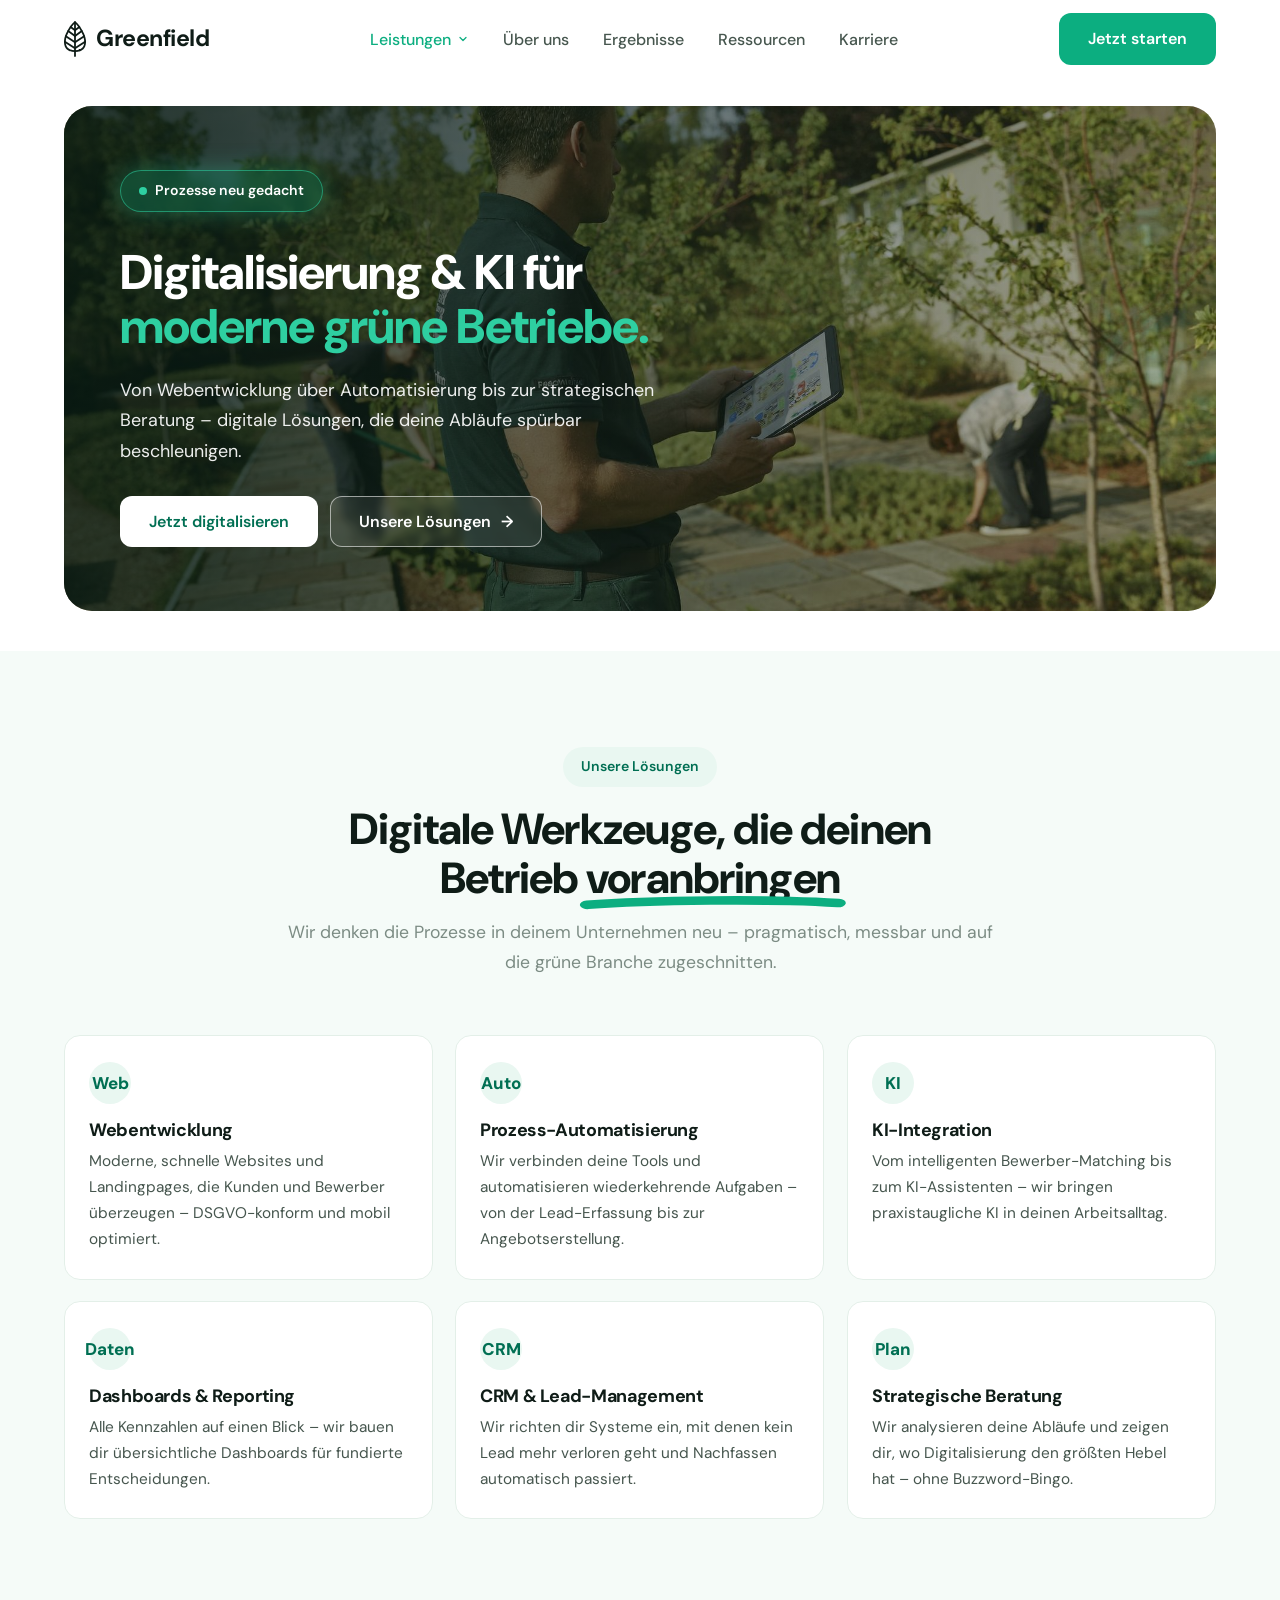
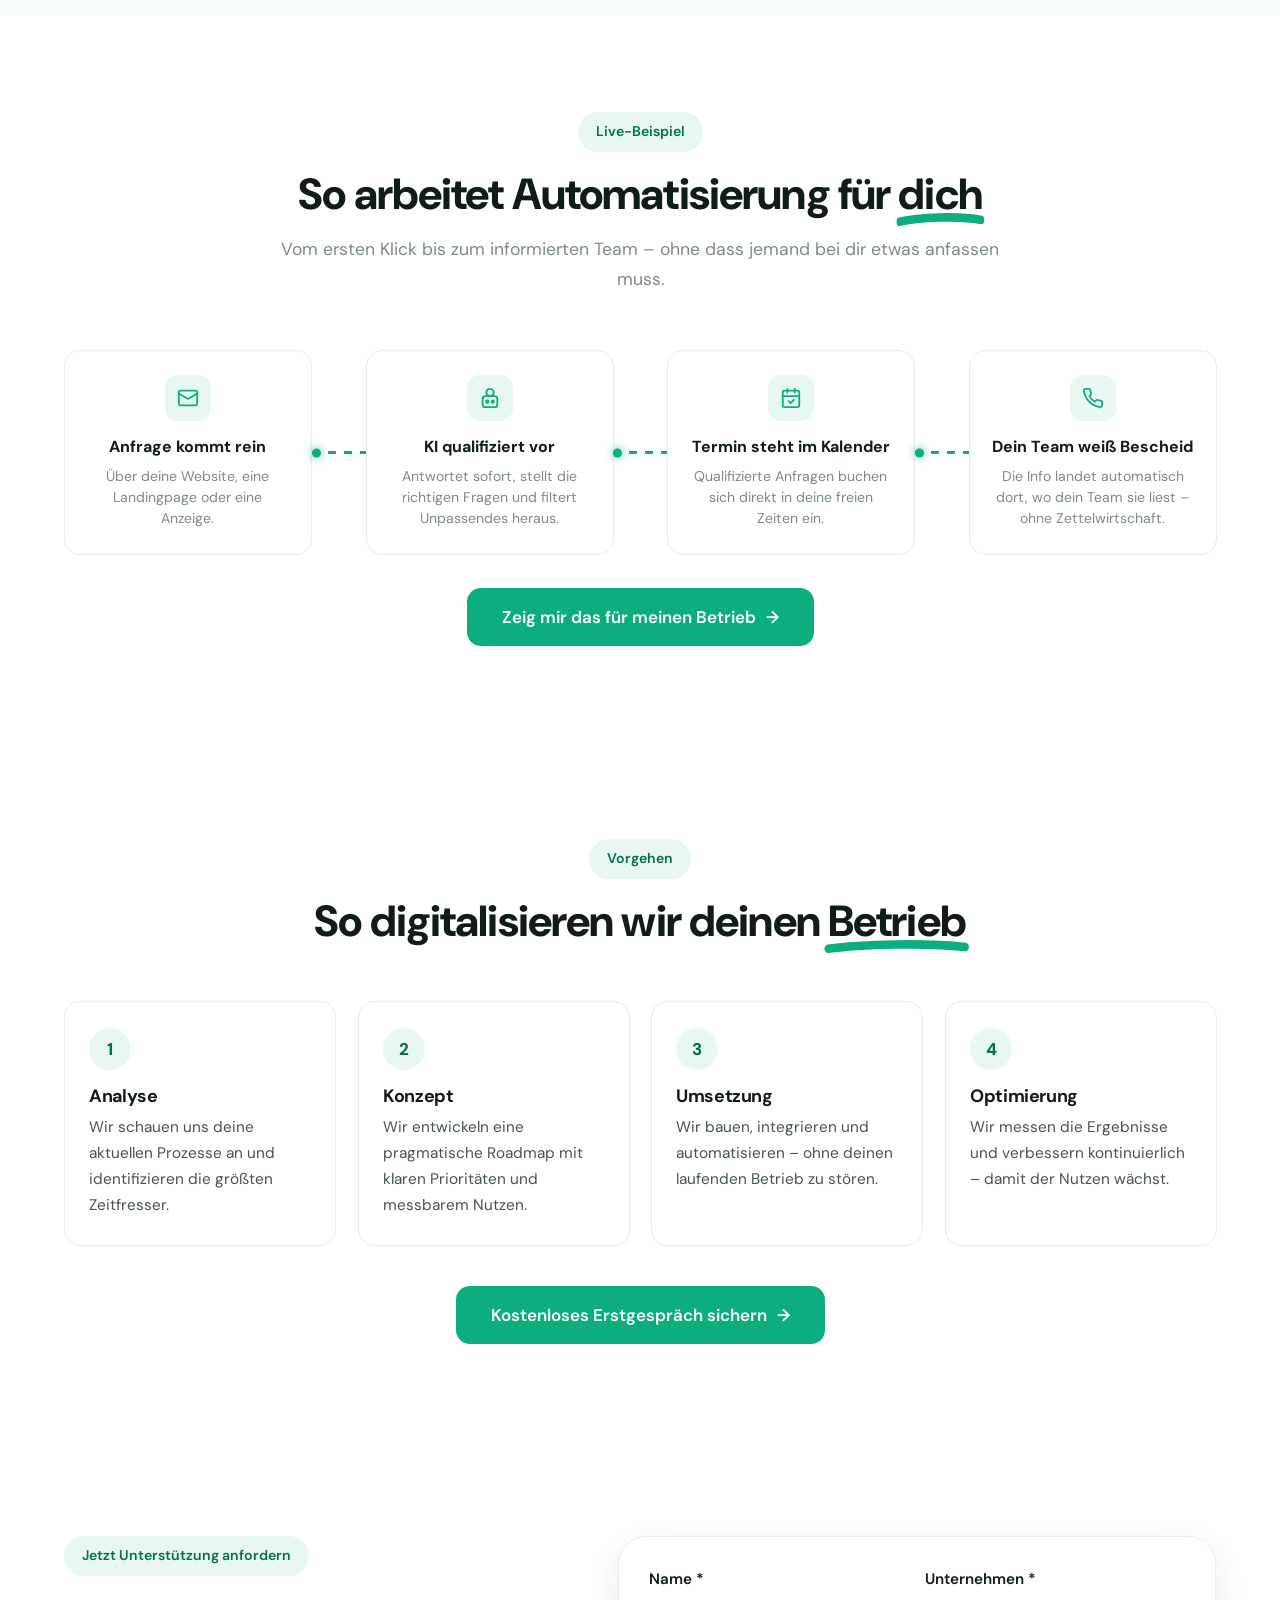
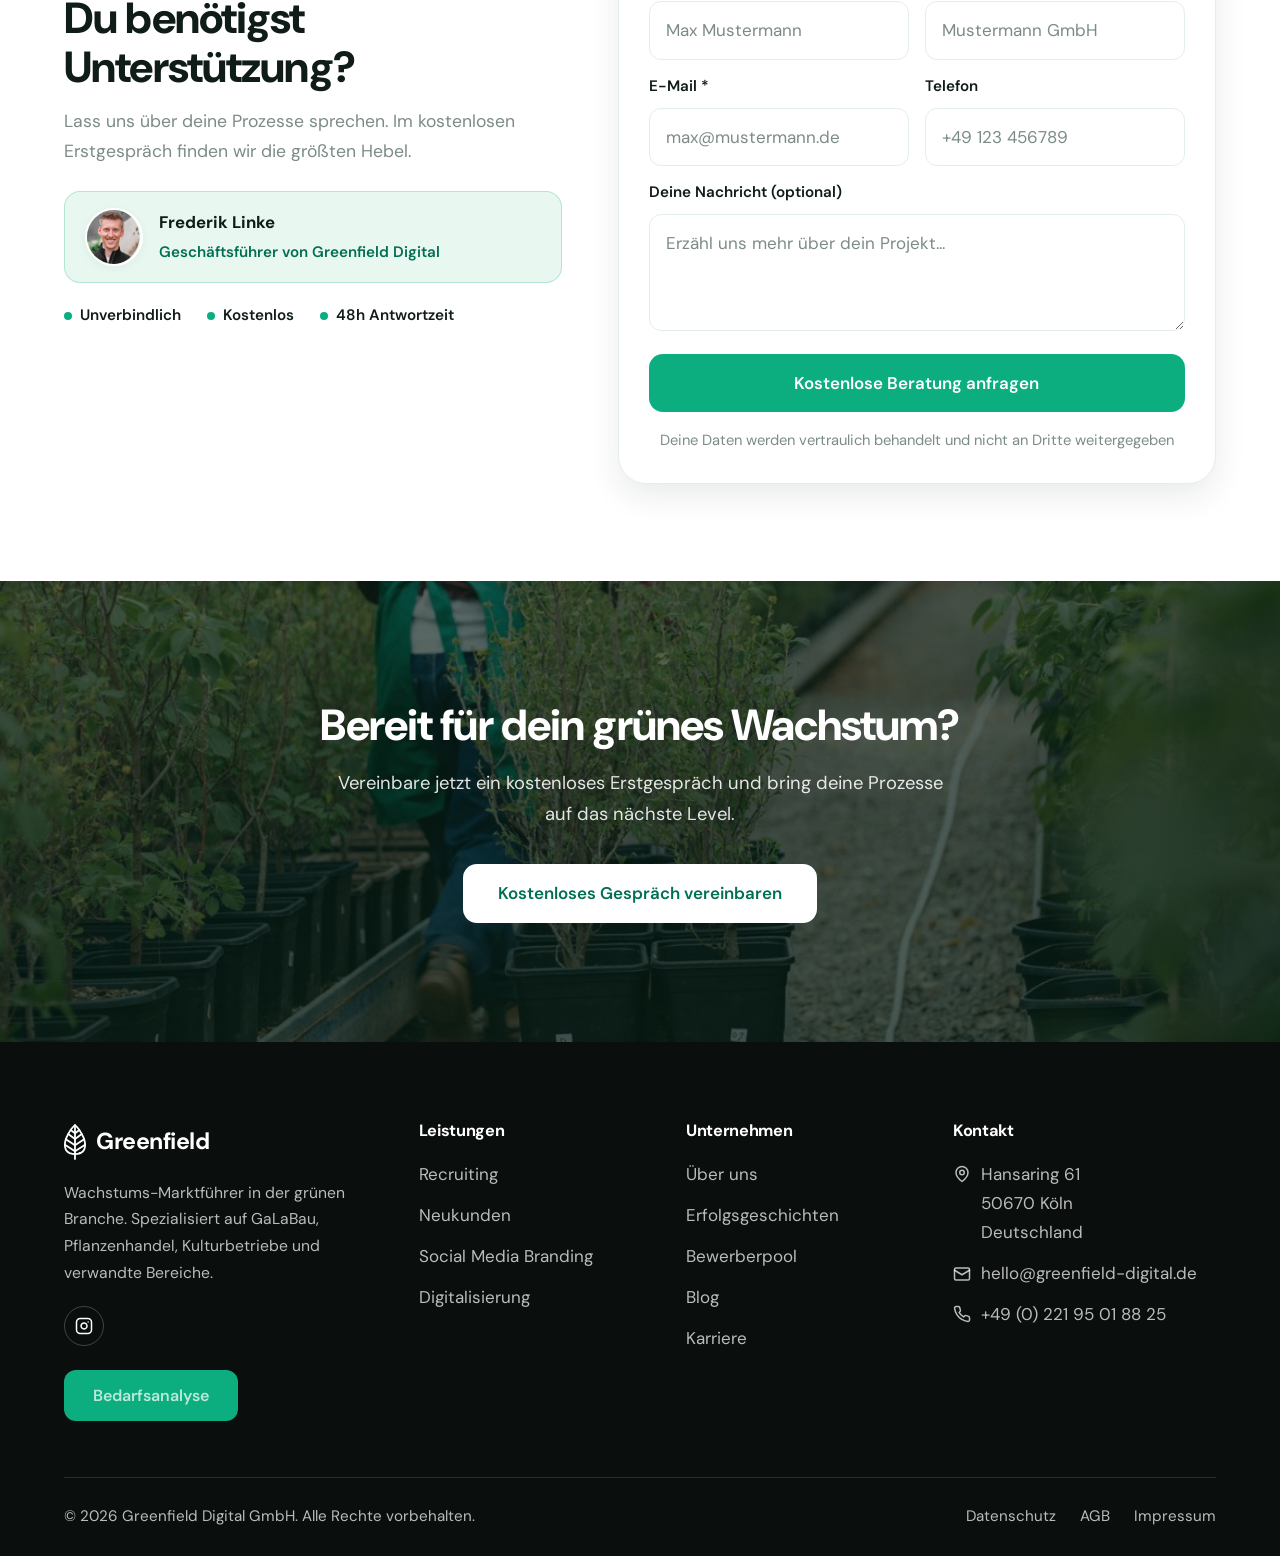
<file: digitalisierung.html>
<!DOCTYPE html>
<html lang="de">
<head>
  <meta charset="UTF-8">
  <meta name="viewport" content="width=device-width, initial-scale=1.0">
  <title>Digitalisierung & KI für die grüne Branche – Greenfield Digital</title>
  <meta name="description" content="Webentwicklung, Prozess-Automatisierung, KI-Integration und Dashboards für GaLaBau, Pflanzenhandel und Kulturbetriebe.">
  <!-- TODO vor Go-Live auf greenfield-digital.de: noindex entfernen! -->
  <meta name="robots" content="noindex">
  <meta property="og:title" content="Digitalisierung & KI für die grüne Branche – Greenfield Digital">
  <meta property="og:description" content="Webentwicklung, Prozess-Automatisierung, KI-Integration und Dashboards für GaLaBau, Pflanzenhandel und Kulturbetriebe.">
  <meta property="og:type" content="website">
  <!-- TODO Go-Live: og:image-Domain auf greenfield-digital.de umstellen -->
  <meta property="og:image" content="https://frdlnk-gc.github.io/greenfield-digital-website/assets/img/gen-digital.jpg">
  <meta name="theme-color" content="#0CAE80">
  <link rel="icon" type="image/svg+xml" href="assets/img/favicon.svg">
  <link rel="icon" type="image/png" href="assets/img/favicon.png">
  <link rel="apple-touch-icon" href="assets/img/apple-touch-icon.png">
  <link rel="preconnect" href="https://fonts.googleapis.com">
  <link rel="preconnect" href="https://fonts.gstatic.com" crossorigin>
  <link href="https://fonts.googleapis.com/css2?family=DM+Sans:opsz,wght@9..40,400;9..40,500;9..40,600;9..40,700;9..40,800&display=swap" rel="stylesheet">
  <link rel="stylesheet" href="assets/css/foundation.css">
  <style>
    .flow-wrap { display: flex; align-items: stretch; gap: 0; }
    .flow-node {
      flex: 1;
      background: #fff;
      border: 1px solid var(--line);
      border-radius: var(--r-md);
      padding: 24px 20px;
      text-align: center;
      position: relative;
      transition: transform .3s ease, box-shadow .3s ease, border-color .3s ease;
    }
    .flow-node:hover { transform: translateY(-5px); box-shadow: var(--shadow-md); border-color: rgba(12, 174, 128, .4); }
    .flow-node .icon-chip { margin: 0 auto 12px; }
    .flow-node b { display: block; color: var(--ink); font-size: 1rem; margin-bottom: 6px; }
    .flow-node p { font-size: .88rem; color: var(--muted); line-height: 1.5; }
    .flow-line {
      flex: 0 0 54px;
      align-self: center;
      height: 3px;
      position: relative;
      background-image: repeating-linear-gradient(90deg, var(--green) 0 8px, transparent 8px 16px);
      background-size: 16px 3px;
      animation: flow-dash 1s linear infinite;
    }
    .flow-line::after {
      content: "";
      position: absolute; top: 50%; left: 0;
      width: 9px; height: 9px;
      border-radius: 50%;
      background: var(--green);
      box-shadow: 0 0 10px rgba(12, 174, 128, .8);
      transform: translateY(-50%);
      animation: flow-dot 2.4s ease-in-out infinite;
    }
    @keyframes flow-dash { to { background-position: 16px 0; } }
    @keyframes flow-dot { 0% { left: -4px; opacity: 0; } 12% { opacity: 1; } 88% { opacity: 1; } 100% { left: calc(100% - 5px); opacity: 0; } }
    .flow-result { margin-top: 34px; text-align: center; }
    @media (max-width: 900px) {
      .flow-wrap { flex-direction: column; }
      .flow-line {
        flex-basis: 40px; align-self: center;
        width: 3px; height: 40px;
        background-image: repeating-linear-gradient(180deg, var(--green) 0 8px, transparent 8px 16px);
        background-size: 3px 16px;
        animation: flow-dash-v 1s linear infinite;
      }
      .flow-line::after { left: 50%; top: 0; transform: translateX(-50%); animation: flow-dot-v 2.4s ease-in-out infinite; }
      @keyframes flow-dash-v { to { background-position: 0 16px; } }
      @keyframes flow-dot-v { 0% { top: -4px; opacity: 0; } 12% { opacity: 1; } 88% { opacity: 1; } 100% { top: calc(100% - 5px); opacity: 0; } }
    }
  </style>
</head>
<body>

  <svg xmlns="http://www.w3.org/2000/svg" style="display:none" aria-hidden="true"><defs><g id="gf-leaf"><path transform="matrix(1,0,0,-1,66.15234,55.992677)" d="M23.574303 25.10035 24.620106 25.58577 24.620085 25.585816 23.574303 25.10035ZM12.995802 40.06275 13.745462 40.938734 12.995891 41.580217 12.246243 40.93882 12.995802 40.06275ZM2.416528 25.10035 1.370747 25.585816 1.370725 25.58577 2.416528 25.10035ZM.963188 9.17907 2.028077 9.62105 2.028033 9.621157 .963188 9.17907ZM9.088648 3.287144 9.264523 4.42662 9.237376 4.430809 9.210061 4.433704 9.088648 3.287144ZM12.995802 2.68409 12.819927 1.544613 12.995819 1.517464 13.17171 1.544621 12.995802 2.68409ZM16.902184 3.287144 16.780772 4.433704 16.753439 4.430809 16.726275 4.426617 16.902184 3.287144ZM25.027644 9.17907 23.9628 9.621157 23.962754 9.62105 25.027644 9.17907ZM23.574303 25.10035 24.620085 25.585816C21.064307 33.24562 17.151864 38.023557 13.745462 40.938734L12.995802 40.06275 12.246141 39.18677C15.366294 36.51656 19.091013 32.019914 22.52852 24.614886L23.574303 25.10035ZM12.995802 40.06275 12.246243 40.93882C8.838986 38.023599 4.926521 33.245615 1.370747 25.585816L2.416528 25.10035 3.46231 24.614886C6.899823 32.019926 10.624522 36.516519 13.74536 39.186685L12.995802 40.06275ZM2.416528 25.10035 1.370725 25.58577C.316806 23.31517-.583657 20.429493-.962011 17.471108-1.338918 14.524046-1.20993 11.406448-.101657 8.73698L.963188 9.17907 2.028033 9.621157C1.129202 11.786146 .977457 14.458805 1.325295 17.17858 1.671685 19.887028 2.501445 22.544764 3.462332 24.614933L2.416528 25.10035ZM.963188 9.17907-.101701 8.737087C2.307079 2.933487 8.08656 2.233845 8.967236 2.140587L9.088648 3.287144 9.210061 4.433704C8.417892 4.51759 3.90153 5.107239 2.028077 9.62105L.963188 9.17907ZM9.088648 3.287144 8.912774 2.147671 12.819927 1.544613 12.995802 2.68409 13.171676 3.823563 9.264523 4.42662 9.088648 3.287144ZM12.995802 2.68409 13.17171 1.544621 17.07809 2.147675 16.902184 3.287144 16.726275 4.426617 12.819894 3.823559 12.995802 2.68409ZM16.902184 3.287144 17.023596 2.140587C17.90427 2.233845 23.683753 2.933487 26.092532 8.737087L25.027644 9.17907 23.962754 9.62105C22.0893 5.107239 17.572939 4.51759 16.780772 4.433704L16.902184 3.287144ZM25.027644 9.17907 26.092488 8.73698C27.200762 11.406448 27.32975 14.524046 26.952843 17.471108 26.574488 20.429493 25.674025 23.31517 24.620106 25.58577L23.574303 25.10035 22.5285 24.614933C23.489388 22.544764 24.319148 19.887028 24.665537 17.17858 25.013375 14.458805 24.86163 11.786146 23.9628 9.621157L25.027644 9.17907Z"/><path transform="matrix(1,0,0,-1,78.76465,61.739748)" d="M1.538061 45.809885C1.538061 46.44665 1.02186 46.962854 .385093 46.962854-.251674 46.962854-.767875 46.44665-.767875 45.809885H.385093 1.538061ZM-.767875 2.305935C-.767875 1.66917-.251674 1.152969 .385093 1.152969 1.02186 1.152969 1.538061 1.66917 1.538061 2.305935H.385093-.767875ZM.385093 45.809885H-.767875V2.305935H.385093 1.538061V45.809885H.385093Z"/><path transform="matrix(1,0,0,-1,79.14746,52.065187)" d="M-.630466 3.59236C-1.163599 3.244164-1.31352 2.529704-.965323 1.996572-.617126 1.463438 .097333 1.313519 .630466 1.661716L0 2.627038-.630466 3.59236ZM13.625811 10.149164C14.158943 10.497361 14.308864 11.21182 13.960667 11.744953 13.61247 12.278086 12.89801 12.428006 12.364878 12.079809L12.995344 11.114487 13.625811 10.149164ZM0 2.627038 .630466 1.661716 13.625811 10.149164 12.995344 11.114487 12.364878 12.079809-.630466 3.59236 0 2.627038Z"/><path transform="matrix(1,0,0,-1,79.14746,44.44507)" d="M-.639479 3.584477C-1.169328 3.231302-1.312551 2.515471-.959376 1.985622-.606201 1.455773 .109631 1.312551 .639479 1.665726L0 2.625101-.639479 3.584477ZM12.407919 9.510069C12.937767 9.863243 13.08099 10.579075 12.727815 11.108924 12.37464 11.638772 11.658809 11.781995 11.12896 11.42882L11.768439 10.469444 12.407919 9.510069ZM0 2.625101 .639479 1.665726 12.407919 9.510069 11.768439 10.469444 11.12896 11.42882-.639479 3.584477 0 2.625101Z"/><path transform="matrix(1,0,0,-1,79.14746,36.404298)" d="M-.684337 3.539631C-1.196808 3.161683-1.30586 2.439855-.927911 1.927383-.549963 1.414912 .171865 1.30586 .684337 1.683809L0 2.61172-.684337 3.539631ZM9.465996 8.160301C9.978467 8.53825 10.087519 9.260078 9.70957 9.77255 9.331622 10.285021 8.609794 10.394073 8.097322 10.016125L8.781659 9.088213 9.465996 8.160301ZM0 2.61172 .684337 1.683809 9.465996 8.160301 8.781659 9.088213 8.097322 10.016125-.684337 3.539631 0 2.61172Z"/><path transform="matrix(1,0,0,-1,79.14746,28.924805)" d="M-.684366 3.539598C-1.196825 3.161633-1.305854 2.439802-.927889 1.927343-.549924 1.414884 .171907 1.305855 .684366 1.68382L0 2.611709-.684366 3.539598ZM6.283617 5.813556C6.796077 6.191521 6.905106 6.913352 6.527141 7.425812 6.149176 7.938271 5.427344 8.0473 4.914885 7.669335L5.599251 6.741446 6.283617 5.813556ZM0 2.611709 .684366 1.68382 6.283617 5.813556 5.599251 6.741446 4.914885 7.669335-.684366 3.539598 0 2.611709Z"/><path transform="matrix(1,0,0,-1,66.1582,52.06494)" d="M12.359464 1.661729C12.892588 1.313519 13.607051 1.463423 13.95526 1.996548 14.30347 2.529673 14.153566 3.244135 13.620441 3.592345L12.989953 2.627037 12.359464 1.661729ZM.630489 12.076713C.097365 12.424922-.617098 12.275019-.965308 11.741894-1.313517 11.208769-1.163614 10.494307-.630489 10.146096L0 11.111404 .630489 12.076713ZM12.989953 2.627037 13.620441 3.592345 .630489 12.076713 0 11.111404-.630489 10.146096 12.359464 1.661729 12.989953 2.627037Z"/><path transform="matrix(1,0,0,-1,67.37695,44.44507)" d="M11.12896 1.665726C11.658809 1.312551 12.37464 1.455773 12.727815 1.985622 13.08099 2.515471 12.937767 3.231302 12.407919 3.584477L11.768439 2.625101 11.12896 1.665726ZM.639479 11.42882C.109631 11.781995-.606201 11.638772-.959376 11.108924-1.312551 10.579075-1.169328 9.863243-.639479 9.510069L0 10.469444 .639479 11.42882ZM11.768439 2.625101 12.407919 3.584477 .639479 11.42882 0 10.469444-.639479 9.510069 11.12896 1.665726 11.768439 2.625101Z"/><path transform="matrix(1,0,0,-1,70.37012,36.404298)" d="M8.097322 1.683809C8.609794 1.30586 9.331622 1.414912 9.70957 1.927383 10.087519 2.439855 9.978467 3.161683 9.465996 3.539631L8.781659 2.61172 8.097322 1.683809ZM.684337 10.016125C.171865 10.394073-.549963 10.285021-.927911 9.77255-1.30586 9.260078-1.196808 8.53825-.684337 8.160301L0 9.088213 .684337 10.016125ZM8.781659 2.61172 9.465996 3.539631 .684337 10.016125 0 9.088213-.684337 8.160301 8.097322 1.683809 8.781659 2.61172Z"/><path transform="matrix(1,0,0,-1,73.55078,28.924805)" d="M4.914885 1.68382C5.427344 1.305855 6.149176 1.414884 6.527141 1.927343 6.905106 2.439802 6.796077 3.161633 6.283617 3.539598L5.599251 2.611709 4.914885 1.68382ZM.684366 7.669335C.171907 8.0473-.549924 7.938271-.927889 7.425812-1.305854 6.913352-1.196825 6.191521-.684366 5.813556L0 6.741446 .684366 7.669335ZM5.599251 2.611709 6.283617 3.539598 .684366 7.669335 0 6.741446-.684366 5.813556 4.914885 1.68382 5.599251 2.611709Z"/></g></defs></svg>

  <header class="site-nav" id="nav">
    <div class="inner">
      <a class="brand" href="index.html" aria-label="Greenfield Digital – Startseite">
        <span class="mark"><svg viewBox="65 14.41 28.3 46.17" fill="currentColor" aria-hidden="true"><use href="#gf-leaf"/></svg></span>
        <span class="word">Greenfield</span>
      </a>
      <nav aria-label="Hauptnavigation">
        <ul class="nav-links" id="navLinks">
          <li class="has-drop">
            <a href="index.html#leistungen" class="active">Leistungen
              <svg class="caret" width="12" height="12" viewBox="0 0 24 24" fill="none" stroke="currentColor" stroke-width="2.5" stroke-linecap="round" stroke-linejoin="round" aria-hidden="true"><path d="m6 9 6 6 6-6"/></svg>
            </a>
            <ul class="drop">
              <li><a href="recruiting.html">Recruiting<small>Nachhaltige Personalgewinnung</small></a></li>
              <li><a href="neukundengewinnung.html">Neukundengewinnung<small>Planbar neue Aufträge</small></a></li>
              <li><a href="social-media.html">Social Media Branding<small>Platzhirsch in der Region</small></a></li>
              <li><a href="digitalisierung.html">Digitalisierung &amp; KI<small>Prozesse neu gedacht</small></a></li>
            </ul>
          </li>
          <li><a href="ueber-uns.html">Über uns</a></li>
          <li><a href="ergebnisse.html">Ergebnisse</a></li>
          <li><a href="blog.html">Ressourcen</a></li>
          <li><a href="karriere.html">Karriere</a></li>
        </ul>
      </nav>
      <div style="display:flex; align-items:center; gap:10px;">
        <a class="btn btn--primary nav-cta-desktop" href="#kontakt">Jetzt starten</a>
        <button class="nav-burger" id="burger" aria-label="Menü öffnen" aria-expanded="false" aria-controls="navLinks">
          <span class="nb-line" aria-hidden="true"></span><span class="nb-line" aria-hidden="true"></span><span class="nb-line" aria-hidden="true"></span>
        </button>
      </div>
    </div>
  </header>

  <main>

    <section class="page-hero">
      <div class="container">
        <div class="hero-card reveal in">
          <div class="bg" style="background-image:url('assets/img/gen-digital.jpg')" aria-hidden="true"></div>
          <div class="hero-inner">
            <span class="pill pill--glow"><span class="dot"></span>Prozesse neu gedacht</span>
            <h1>Digitalisierung &amp; KI für <span class="accent">moderne grüne Betriebe.</span></h1>
            <p class="sub">Von Webentwicklung über Automatisierung bis zur strategischen Beratung – digitale Lösungen, die deine Abläufe spürbar beschleunigen.</p>
            <div class="hero-actions"><a class="btn btn--white is-green-text" href="#kontakt">Jetzt digitalisieren</a><a class="btn btn--ghost" href="#loesungen">Unsere Lösungen<span class="arr">→</span></a></div>
          </div>
          
        </div>
      </div>
    </section>
    <section class="section section--tint" id="loesungen">
      <div class="container">
        <div class="section-head reveal">
          <span class="pill">Unsere Lösungen</span>
          <h2>Digitale Werkzeuge, die deinen Betrieb <span class="mark-u">voranbringen<svg viewBox="0 0 240 24" preserveAspectRatio="none" aria-hidden="true"><path d="M6 16 C 60 8, 175 6, 234 13"/></svg></span></h2>
          <p class="sub">Wir denken die Prozesse in deinem Unternehmen neu – pragmatisch, messbar und auf die grüne Branche zugeschnitten.</p>
        </div>
        <div class="steps-grid cols-3 m-carousel">
          <div class="step-card reveal">
            <span class="num">Web</span>
            <h4>Webentwicklung</h4>
            <p>Moderne, schnelle Websites und Landingpages, die Kunden und Bewerber überzeugen – DSGVO-konform und mobil optimiert.</p>
          </div>
          <div class="step-card reveal" style="--d:.1s">
            <span class="num">Auto</span>
            <h4>Prozess-Automatisierung</h4>
            <p>Wir verbinden deine Tools und automatisieren wiederkehrende Aufgaben – von der Lead-Erfassung bis zur Angebotserstellung.</p>
          </div>
          <div class="step-card reveal" style="--d:.2s">
            <span class="num">KI</span>
            <h4>KI-Integration</h4>
            <p>Vom intelligenten Bewerber-Matching bis zum KI-Assistenten – wir bringen praxistaugliche KI in deinen Arbeitsalltag.</p>
          </div>
          <div class="step-card reveal">
            <span class="num">Daten</span>
            <h4>Dashboards &amp; Reporting</h4>
            <p>Alle Kennzahlen auf einen Blick – wir bauen dir übersichtliche Dashboards für fundierte Entscheidungen.</p>
          </div>
          <div class="step-card reveal" style="--d:.1s">
            <span class="num">CRM</span>
            <h4>CRM &amp; Lead-Management</h4>
            <p>Wir richten dir Systeme ein, mit denen kein Lead mehr verloren geht und Nachfassen automatisch passiert.</p>
          </div>
          <div class="step-card reveal" style="--d:.2s">
            <span class="num">Plan</span>
            <h4>Strategische Beratung</h4>
            <p>Wir analysieren deine Abläufe und zeigen dir, wo Digitalisierung den größten Hebel hat – ohne Buzzword-Bingo.</p>
          </div>
        </div>
      </div>
    </section>
    <section class="section">
      <div class="container">
        <div class="section-head reveal">
          <span class="pill">Live-Beispiel</span>
          <h2>So arbeitet Automatisierung für <span class="mark-u">dich<svg viewBox="0 0 240 24" preserveAspectRatio="none" aria-hidden="true"><path d="M6 16 C 60 8, 175 6, 234 13"/></svg></span></h2>
          <p class="sub">Vom ersten Klick bis zum informierten Team – ohne dass jemand bei dir etwas anfassen muss.</p>
        </div>
        <div class="flow-wrap">
          <div class="flow-node reveal">
            <span class="icon-chip" aria-hidden="true"><svg viewBox="0 0 24 24" fill="none" stroke="currentColor" stroke-width="2" stroke-linecap="round" stroke-linejoin="round"><rect x="2" y="4" width="20" height="16" rx="2"/><path d="m22 7-10 6L2 7"/></svg></span>
            <b>Anfrage kommt rein</b>
            <p>Über deine Website, eine Landingpage oder eine Anzeige.</p>
          </div>
          <div class="flow-line reveal" aria-hidden="true"></div>
          <div class="flow-node reveal" style="--d:.15s">
            <span class="icon-chip" aria-hidden="true"><svg viewBox="0 0 24 24" fill="none" stroke="currentColor" stroke-width="2" stroke-linecap="round" stroke-linejoin="round"><path d="M12 2a4 4 0 0 1 4 4c0 1.95-1.4 3.58-3.25 3.93L12.5 10h-1l-.25-.07A4.001 4.001 0 0 1 12 2z"/><rect x="4" y="10" width="16" height="12" rx="3"/><circle cx="9" cy="16" r="1.3"/><circle cx="15" cy="16" r="1.3"/></svg></span>
            <b>KI qualifiziert vor</b>
            <p>Antwortet sofort, stellt die richtigen Fragen und filtert Unpassendes heraus.</p>
          </div>
          <div class="flow-line reveal" aria-hidden="true"></div>
          <div class="flow-node reveal" style="--d:.3s">
            <span class="icon-chip" aria-hidden="true"><svg viewBox="0 0 24 24" fill="none" stroke="currentColor" stroke-width="2" stroke-linecap="round" stroke-linejoin="round"><rect x="3" y="4" width="18" height="18" rx="2"/><path d="M16 2v4M8 2v4M3 10h18"/><path d="m9.5 15.5 2 2 3.5-3.5"/></svg></span>
            <b>Termin steht im Kalender</b>
            <p>Qualifizierte Anfragen buchen sich direkt in deine freien Zeiten ein.</p>
          </div>
          <div class="flow-line reveal" aria-hidden="true"></div>
          <div class="flow-node reveal" style="--d:.45s">
            <span class="icon-chip" aria-hidden="true"><svg viewBox="0 0 24 24" fill="none" stroke="currentColor" stroke-width="2" stroke-linecap="round" stroke-linejoin="round"><path d="M22 16.92v3a2 2 0 0 1-2.18 2 19.79 19.79 0 0 1-8.63-3.07 19.5 19.5 0 0 1-6-6 19.79 19.79 0 0 1-3.07-8.67A2 2 0 0 1 4.11 2h3a2 2 0 0 1 2 1.72c.127.96.361 1.903.7 2.81a2 2 0 0 1-.45 2.11L8.09 9.91a16 16 0 0 0 6 6l1.27-1.27a2 2 0 0 1 2.11-.45c.907.339 1.85.573 2.81.7A2 2 0 0 1 22 16.92z"/></svg></span>
            <b>Dein Team weiß Bescheid</b>
            <p>Die Info landet automatisch dort, wo dein Team sie liest – ohne Zettelwirtschaft.</p>
          </div>
        </div>
        <div class="flow-result reveal">
          <a class="btn btn--primary btn--lg" href="#kontakt">Zeig mir das für meinen Betrieb<span class="arr">→</span></a>
        </div>
      </div>
    </section>
    <section class="section">
      <div class="container">
        <div class="section-head reveal">
          <span class="pill">Vorgehen</span>
          <h2>So digitalisieren wir deinen <span class="mark-u">Betrieb<svg viewBox="0 0 240 24" preserveAspectRatio="none" aria-hidden="true"><path d="M6 16 C 60 8, 175 6, 234 13"/></svg></span></h2>
        </div>
        <div class="steps-grid">
          <div class="step-card reveal">
            <span class="num">1</span>
            <h4>Analyse</h4>
            <p>Wir schauen uns deine aktuellen Prozesse an und identifizieren die größten Zeitfresser.</p>
          </div>
          <div class="step-card reveal" style="--d:.1s">
            <span class="num">2</span>
            <h4>Konzept</h4>
            <p>Wir entwickeln eine pragmatische Roadmap mit klaren Prioritäten und messbarem Nutzen.</p>
          </div>
          <div class="step-card reveal" style="--d:.2s">
            <span class="num">3</span>
            <h4>Umsetzung</h4>
            <p>Wir bauen, integrieren und automatisieren – ohne deinen laufenden Betrieb zu stören.</p>
          </div>
          <div class="step-card reveal" style="--d:.3s">
            <span class="num">4</span>
            <h4>Optimierung</h4>
            <p>Wir messen die Ergebnisse und verbessern kontinuierlich – damit der Nutzen wächst.</p>
          </div>
        </div>
        <div style="text-align:center; margin-top:40px;" class="reveal">
          <a class="btn btn--primary btn--lg" href="#kontakt">Kostenloses Erstgespräch sichern<span class="arr">→</span></a>
        </div>
      </div>
    </section>
        <section class="section" id="kontakt">
      <div class="container">
        <div class="contact-split">
          <div class="reveal">
            <div class="section-head">
              <span class="pill">Jetzt Unterstützung anfordern</span>
          <h2>Du benötigst Unterstützung?</h2>
          <p class="sub">Lass uns über deine Prozesse sprechen. Im kostenlosen Erstgespräch finden wir die größten Hebel.</p>
            </div>
            <div class="founder-strip">
            <img src="assets/img/frederik-linke.jpg" alt="Frederik Linke">
            <div>
              <strong>Frederik Linke</strong>
              <span>Geschäftsführer von Greenfield Digital</span>
            </div>
          </div>
            <div class="trust-dots" style="margin-top:4px;">
              <span>Unverbindlich</span>
                  <span>Kostenlos</span>
                  <span>48h Antwortzeit</span>
            </div>
          </div>
          <div class="contact-card card reveal" style="--d:.12s">
            <form data-webhook="https://hook.eu1.make.com/dpi3yxzn8knq3wimr36vg9hg64oz5l7h" novalidate>
            <div class="form-grid">
              <div class="field">
                <label for="digi-name">Name *</label>
                <input type="text" id="digi-name" name="name" placeholder="Max Mustermann" required autocomplete="name">
              </div>
              <div class="field">
                <label for="digi-unternehmen">Unternehmen *</label>
                <input type="text" id="digi-unternehmen" name="unternehmen" placeholder="Mustermann GmbH" required autocomplete="organization">
              </div>
              <div class="field">
                <label for="digi-email">E-Mail *</label>
                <input type="email" id="digi-email" name="email" placeholder="max@mustermann.de" required autocomplete="email">
              </div>
              <div class="field">
                <label for="digi-telefon">Telefon</label>
                <input type="tel" id="digi-telefon" name="telefon" placeholder="+49 123 456789" autocomplete="tel">
              </div>
              <div class="field full">
                <label for="digi-nachricht">Deine Nachricht (optional)</label>
                <textarea id="digi-nachricht" name="nachricht" rows="3" placeholder="Erzähl uns mehr über dein Projekt..."></textarea>
              </div>
              <div class="hp-field" aria-hidden="true">
                <label for="digi-website">Website</label>
                <input type="text" id="digi-website" name="website" tabindex="-1" autocomplete="off">
              </div>
              
              <div class="full">
                <button type="submit" class="btn btn--primary btn--lg" style="width:100%;">Kostenlose Beratung anfragen</button>
                <p class="form-note">Deine Daten werden vertraulich behandelt und nicht an Dritte weitergegeben</p>
              </div>
            </div>
          </form>
            <div class="form-success" hidden>
            <div class="check-circle"><svg viewBox="0 0 24 24" fill="none" stroke="currentColor" stroke-width="3" stroke-linecap="round" stroke-linejoin="round"><path d="M20 6 9 17l-5-5"/></svg></div>
            <h3>Danke für deine Anfrage!</h3>
            <p>Wir haben alles erhalten und melden uns innerhalb von 48 Stunden persönlich bei dir.</p>
          </div>
          </div>
        </div>
      </div>
    </section>
    <section class="cta-band">
      <div class="bg" style="background-image:url('assets/img/gen-baumschule.jpg')" aria-hidden="true"></div>
      <div class="container reveal">
        <h2>Bereit für dein grünes Wachstum?</h2>
        <p>Vereinbare jetzt ein kostenloses Erstgespräch und bring deine Prozesse auf das nächste Level.</p>
        <a class="btn btn--white is-green-text btn--lg" href="#kontakt">Kostenloses Gespräch vereinbaren</a>
      </div>
    </section>

  </main>

  <footer class="site-footer">
    <div class="container">
      <div class="cols">
        <div>
          <a class="brand" href="index.html">
            <span class="mark"><svg viewBox="65 14.41 28.3 46.17" fill="currentColor" aria-hidden="true"><use href="#gf-leaf"/></svg></span>
            <span class="word">Greenfield</span>
          </a>
          <p style="font-size:.98rem;">Wachstums-Marktführer in der grünen Branche. Spezialisiert auf GaLaBau, Pflanzenhandel, Kulturbetriebe und verwandte Bereiche.</p>
          <div class="social-row">
            <a href="https://www.instagram.com/greenfield_digital/" target="_blank" rel="noopener" aria-label="Greenfield Digital auf Instagram">
              <svg viewBox="0 0 24 24" fill="none" stroke="currentColor" stroke-width="2" stroke-linecap="round" stroke-linejoin="round"><rect x="2" y="2" width="20" height="20" rx="5"/><path d="M16 11.37A4 4 0 1 1 12.63 8 4 4 0 0 1 16 11.37z"/><line x1="17.5" y1="6.5" x2="17.51" y2="6.5"/></svg>
            </a>
          </div>
          <a class="btn btn--primary" href="index.html#kontakt">Bedarfsanalyse</a>
        </div>
        <div>
          <h4>Leistungen</h4>
          <ul>
            <li><a href="recruiting.html">Recruiting</a></li>
            <li><a href="neukundengewinnung.html">Neukunden</a></li>
            <li><a href="social-media.html">Social Media Branding</a></li>
            <li><a href="digitalisierung.html">Digitalisierung</a></li>
          </ul>
        </div>
        <div>
          <h4>Unternehmen</h4>
          <ul>
            <li><a href="ueber-uns.html">Über uns</a></li>
            <li><a href="ergebnisse.html">Erfolgsgeschichten</a></li>
            <li><a href="bewerberpool.html">Bewerberpool</a></li>
            <li><a href="blog.html">Blog</a></li>
            <li><a href="karriere.html">Karriere</a></li>
          </ul>
        </div>
        <div>
          <h4>Kontakt</h4>
          <ul>
            <li style="display:flex; gap:10px;">
              <svg style="flex:0 0 18px; margin-top:5px;" width="18" height="18" viewBox="0 0 24 24" fill="none" stroke="currentColor" stroke-width="2" stroke-linecap="round" stroke-linejoin="round" aria-hidden="true"><path d="M20 10c0 6-8 12-8 12s-8-6-8-12a8 8 0 0 1 16 0Z"/><circle cx="12" cy="10" r="3"/></svg>
              <span>Hansaring 61<br>50670 Köln<br>Deutschland</span>
            </li>
            <li style="display:flex; gap:10px; align-items:center;">
              <svg style="flex:0 0 18px;" width="18" height="18" viewBox="0 0 24 24" fill="none" stroke="currentColor" stroke-width="2" stroke-linecap="round" stroke-linejoin="round" aria-hidden="true"><rect x="2" y="4" width="20" height="16" rx="2"/><path d="m22 7-10 6L2 7"/></svg>
              <a href="mailto:hello@greenfield-digital.de">hello@greenfield-digital.de</a>
            </li>
            <li style="display:flex; gap:10px; align-items:center;">
              <svg style="flex:0 0 18px;" width="18" height="18" viewBox="0 0 24 24" fill="none" stroke="currentColor" stroke-width="2" stroke-linecap="round" stroke-linejoin="round" aria-hidden="true"><path d="M22 16.92v3a2 2 0 0 1-2.18 2 19.79 19.79 0 0 1-8.63-3.07 19.5 19.5 0 0 1-6-6 19.79 19.79 0 0 1-3.07-8.67A2 2 0 0 1 4.11 2h3a2 2 0 0 1 2 1.72c.127.96.361 1.903.7 2.81a2 2 0 0 1-.45 2.11L8.09 9.91a16 16 0 0 0 6 6l1.27-1.27a2 2 0 0 1 2.11-.45c.907.339 1.85.573 2.81.7A2 2 0 0 1 22 16.92z"/></svg>
              <a href="tel:+4922195018825">+49 (0) 221 95 01 88 25</a>
            </li>
          </ul>
        </div>
      </div>
      <div class="legal">
        <span>© 2026 Greenfield Digital GmbH. Alle Rechte vorbehalten.</span>
        <span style="display:flex; gap:24px;">
          <a href="datenschutz.html">Datenschutz</a>
          <a href="agb.html">AGB</a>
          <a href="impressum.html">Impressum</a>
        </span>
      </div>
    </div>
  </footer>

  <script src="assets/js/main.js" defer></script>
</body>
</html>
</file>
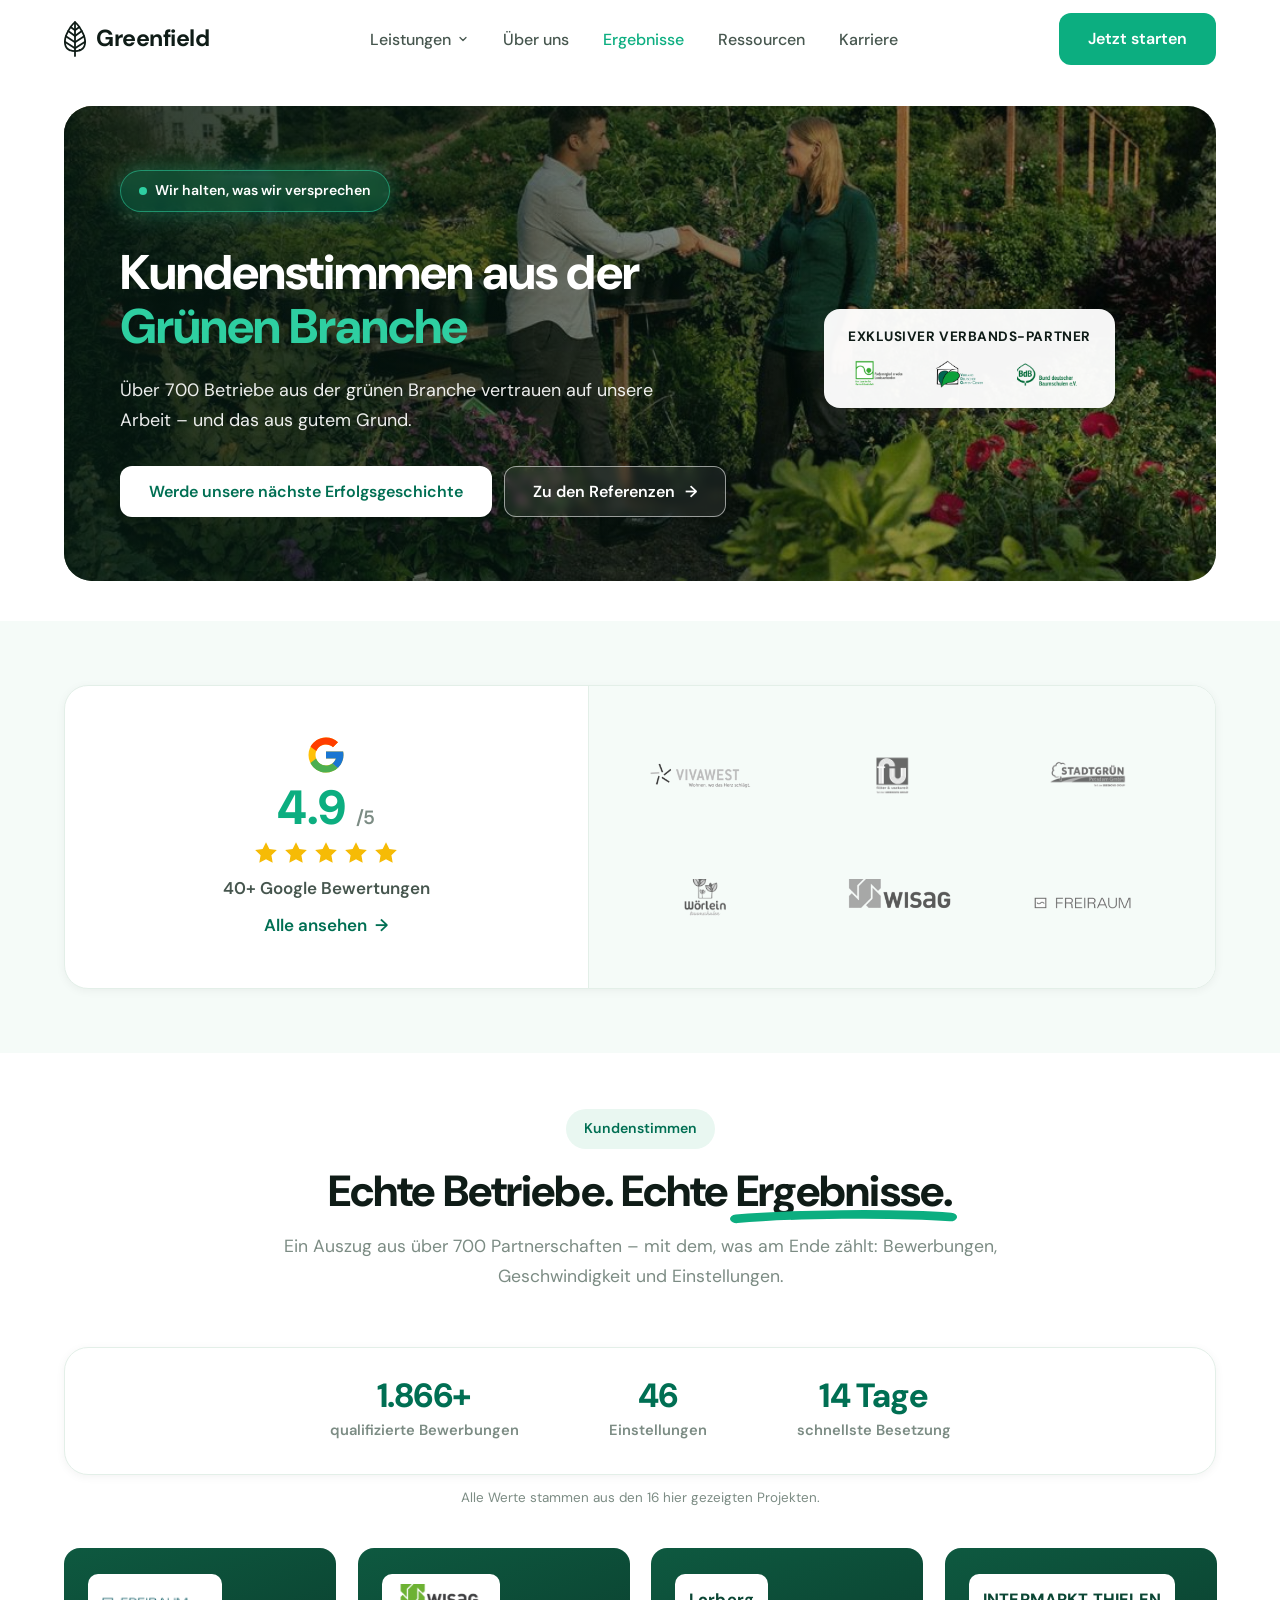
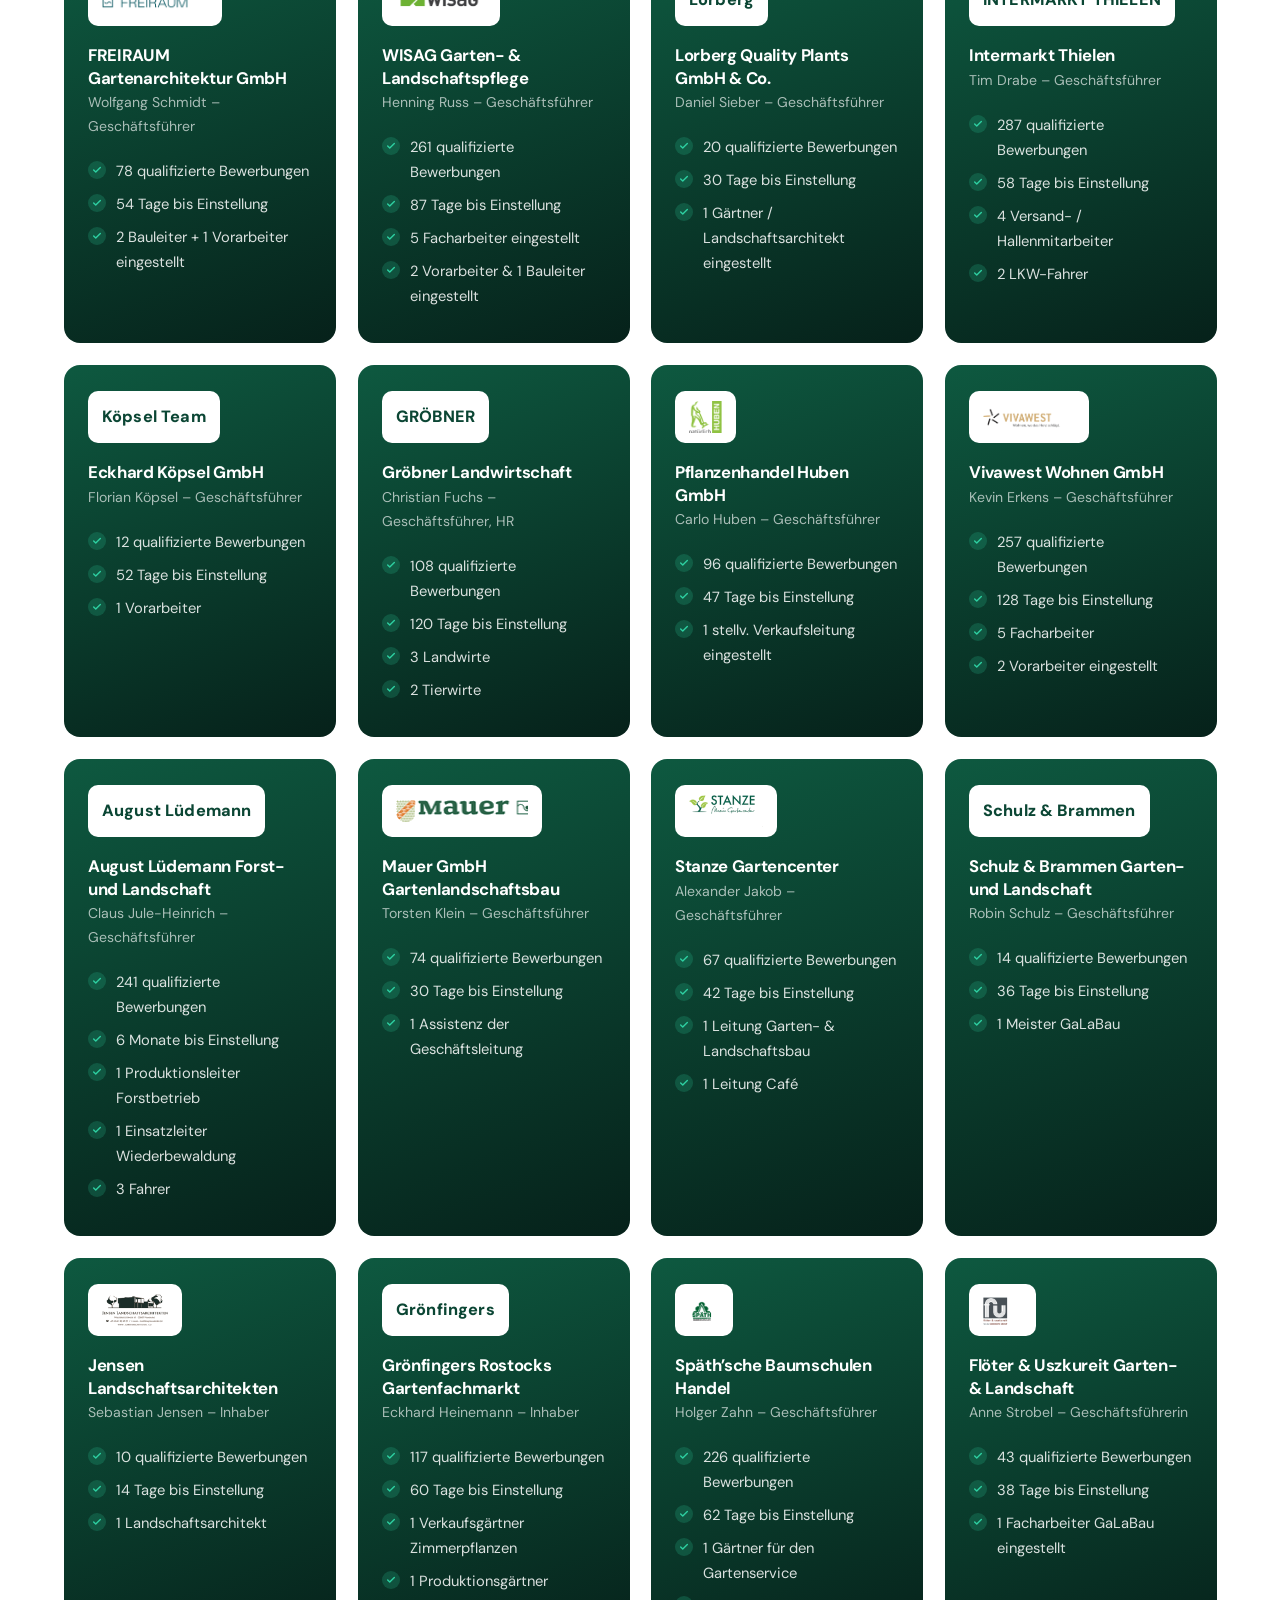
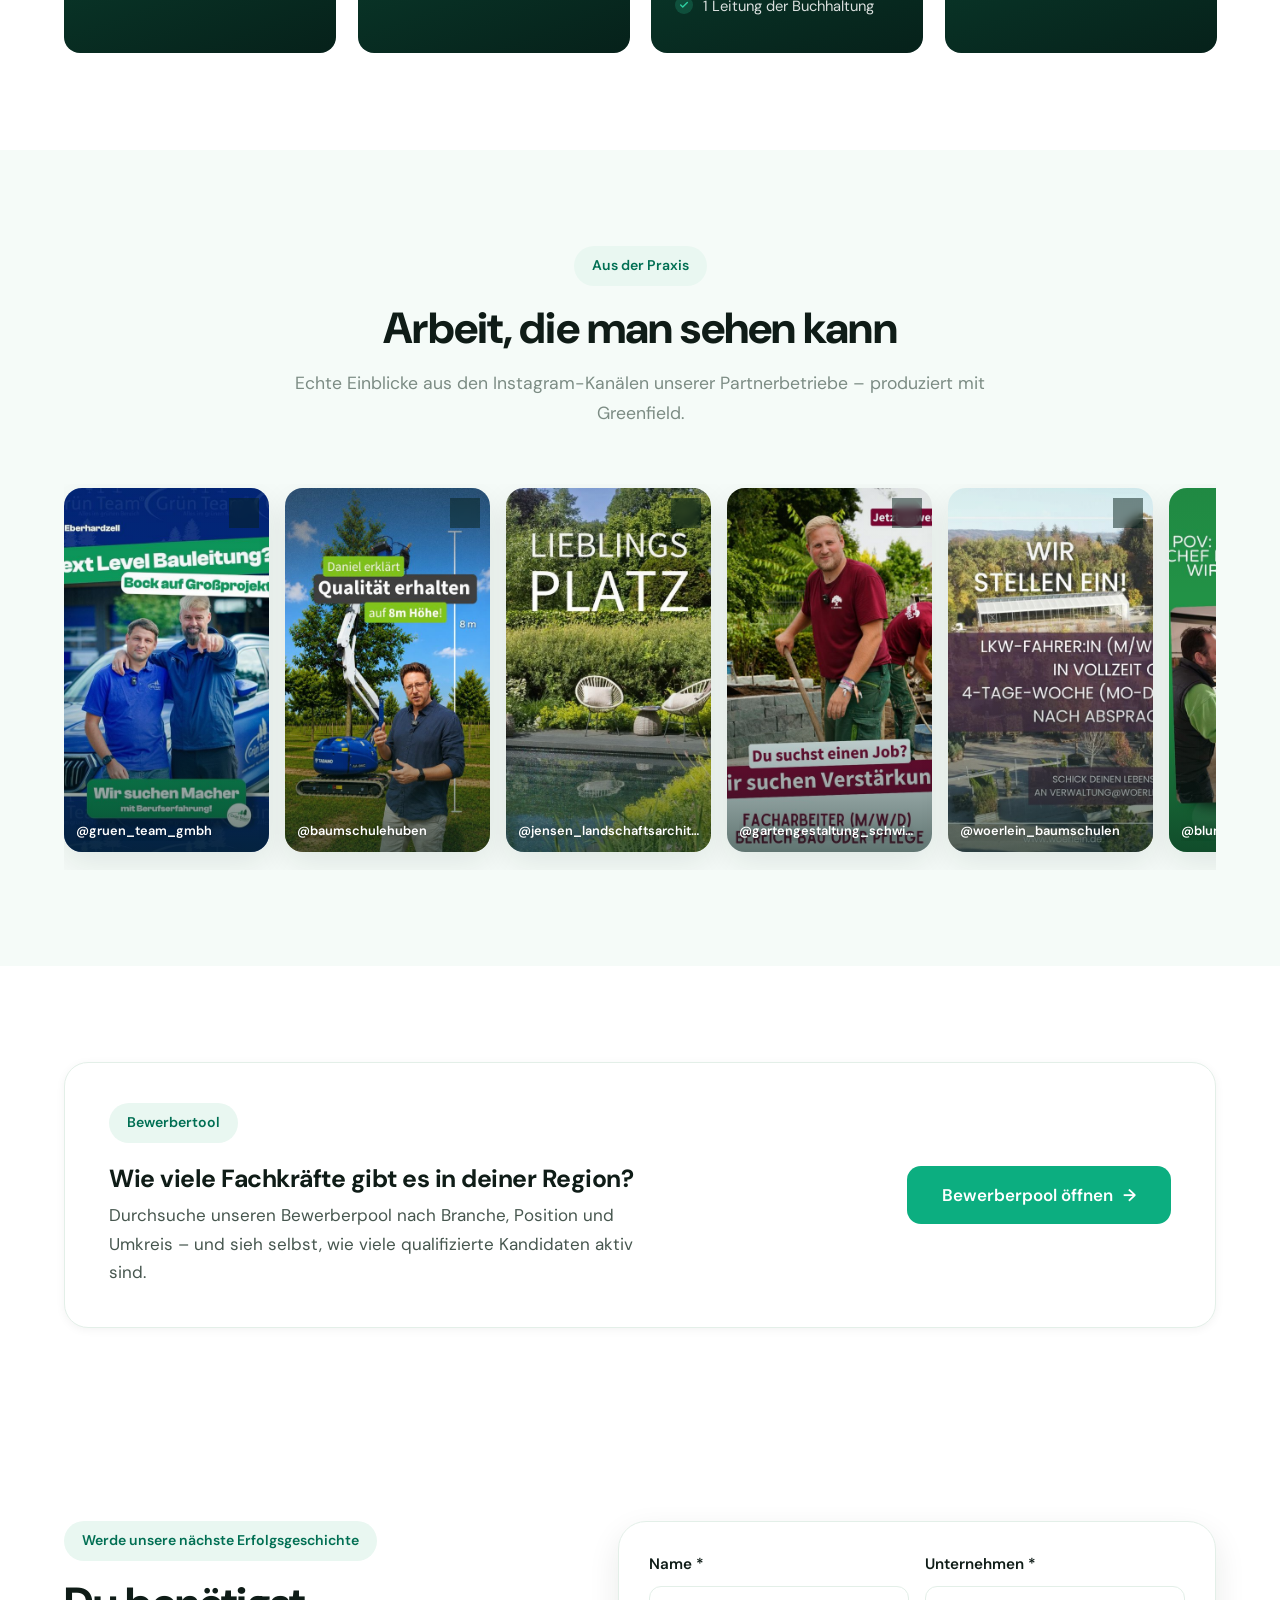
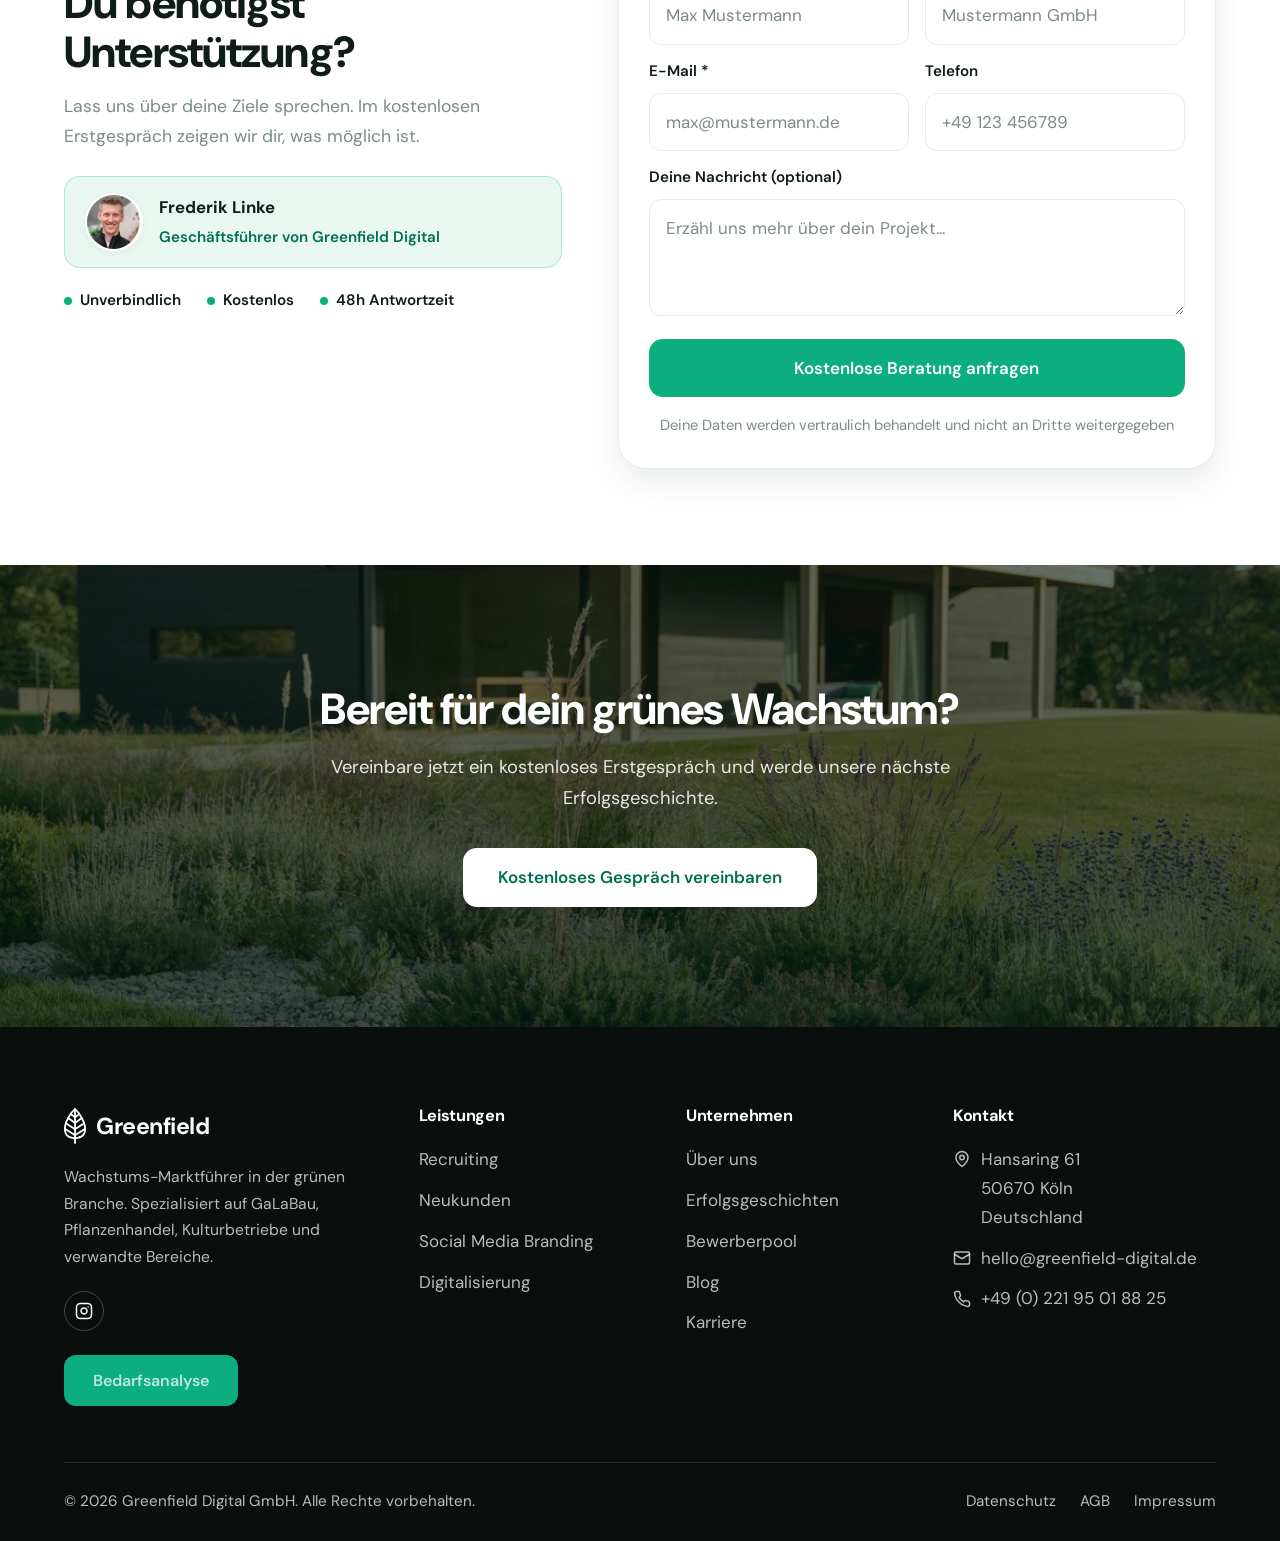
<file: ergebnisse.html>
<!DOCTYPE html>
<html lang="de">
<head>
  <meta charset="UTF-8">
  <meta name="viewport" content="width=device-width, initial-scale=1.0">
  <title>Kundenstimmen & Ergebnisse – Greenfield Digital</title>
  <meta name="description" content="Über 700 Betriebe aus der grünen Branche vertrauen Greenfield Digital: echte Referenzen mit Bewerbungszahlen, Zeit bis zur Einstellung und besetzten Stellen.">
  <!-- TODO vor Go-Live auf greenfield-digital.de: noindex entfernen! -->
  <meta name="robots" content="noindex">
  <meta property="og:title" content="Kundenstimmen & Ergebnisse – Greenfield Digital">
  <meta property="og:description" content="Über 700 Betriebe aus der grünen Branche vertrauen Greenfield Digital: echte Referenzen mit Bewerbungszahlen, Zeit bis zur Einstellung und besetzten Stellen.">
  <meta property="og:type" content="website">
  <!-- TODO Go-Live: og:image-Domain auf greenfield-digital.de umstellen -->
  <meta property="og:image" content="https://frdlnk-gc.github.io/greenfield-digital-website/assets/img/kunden-700.jpg">
  <meta name="theme-color" content="#0CAE80">
  <link rel="icon" type="image/svg+xml" href="assets/img/favicon.svg">
  <link rel="icon" type="image/png" href="assets/img/favicon.png">
  <link rel="apple-touch-icon" href="assets/img/apple-touch-icon.png">
  <link rel="preconnect" href="https://fonts.googleapis.com">
  <link rel="preconnect" href="https://fonts.gstatic.com" crossorigin>
  <link href="https://fonts.googleapis.com/css2?family=DM+Sans:opsz,wght@9..40,400;9..40,500;9..40,600;9..40,700;9..40,800&display=swap" rel="stylesheet">
  <link rel="stylesheet" href="assets/css/foundation.css">
  <style>
    .google-card { display: grid; grid-template-columns: 1fr 1.2fr; overflow: hidden; }
    .google-card .g-left {
      padding: 48px 40px;
      display: flex; flex-direction: column; align-items: center; justify-content: center;
      text-align: center; gap: 8px;
    }
    .google-card .g-score { font-size: 3rem; font-weight: 800; color: var(--ink); line-height: 1; }
    .google-card .g-score small { font-size: 1.2rem; color: var(--muted); font-weight: 600; }
    .google-card .g-stars { display: flex; gap: 4px; color: #F6BB06; }
    .google-card .g-stars svg { width: 26px; height: 26px; }
    .google-card .g-sub { color: var(--text); font-weight: 600; }
    .google-card .g-right {
      background: var(--mint-soft);
      border-left: 1px solid var(--line);
      display: grid; grid-template-columns: repeat(3, 1fr);
      align-items: center; justify-items: center;
      gap: 18px; padding: 34px;
    }
    .google-card .g-right img { max-height: 42px; width: auto; max-width: 120px; filter: grayscale(1); opacity: .85; transition: .3s; }
    .google-card .g-right img:hover { filter: none; opacity: 1; }
    @media (max-width: 700px) {
      .google-card { grid-template-columns: 1fr; }
      .google-card .g-right { border-left: 0; border-top: 1px solid var(--line); grid-template-columns: 1fr 1fr; padding: 24px; }
    }
    .pool-teaser {
      display: flex; flex-wrap: wrap; align-items: center; justify-content: space-between;
      gap: 24px; padding: 40px 44px;
    }
    .pool-teaser h3 { margin: 4px 0 8px; }
    .pool-teaser p { max-width: 560px; }
    @media (max-width: 700px) { .pool-teaser { padding: 28px 22px; } .pool-teaser .btn { width: 100%; } }

    @media (max-width: 380px) {
      .google-card .g-left { padding: 36px 22px; }
      .google-card .g-right { grid-template-columns: repeat(2, minmax(0, 1fr)); }
      .google-card .g-right img { max-width: 100%; }
    }

    /* Aggregierte Ergebnis-Zahlen über den Referenzen */
    .agg-band {
      display: flex; flex-wrap: wrap; justify-content: center;
      gap: 20px 64px;
      padding: 30px 24px;
      background: #fff;
      border: 1px solid var(--line);
      border-radius: var(--r-lg);
      box-shadow: var(--shadow-sm);
    }
    .agg-band > div { text-align: center; min-width: 150px; }
    .agg-band b {
      display: block;
      font-size: 2.1rem; font-weight: 800; line-height: 1.1;
      color: var(--green-700); letter-spacing: -0.02em;
    }
    .agg-band .agg-label { font-size: .92rem; color: var(--muted); font-weight: 600; }
    .agg-note {
      text-align: center;
      color: var(--muted); font-size: .84rem;
      margin: 12px 0 38px;
    }
    @media (max-width: 700px) {
      .agg-band { gap: 8px; padding: 20px 12px; justify-content: space-between; flex-wrap: nowrap; }
      .agg-band > div { min-width: 0; flex: 1 1 0; }
      .agg-band b { font-size: 1.32rem; }
      .agg-band .agg-label { font-size: .7rem; display: block; line-height: 1.25; margin-top: 3px; }
      .agg-note { margin-bottom: 28px; }

      .ref-card { padding: 20px 18px; }
      .ref-card h4 { font-size: .98rem; }
      .ref-card .who { font-size: .82rem; margin-bottom: 12px; }
      .ref-card li { font-size: .88rem; }
      .testi-card { min-height: 280px; }
    }
  </style>
</head>
<body>

  <svg xmlns="http://www.w3.org/2000/svg" style="display:none" aria-hidden="true"><defs><g id="gf-leaf"><path transform="matrix(1,0,0,-1,66.15234,55.992677)" d="M23.574303 25.10035 24.620106 25.58577 24.620085 25.585816 23.574303 25.10035ZM12.995802 40.06275 13.745462 40.938734 12.995891 41.580217 12.246243 40.93882 12.995802 40.06275ZM2.416528 25.10035 1.370747 25.585816 1.370725 25.58577 2.416528 25.10035ZM.963188 9.17907 2.028077 9.62105 2.028033 9.621157 .963188 9.17907ZM9.088648 3.287144 9.264523 4.42662 9.237376 4.430809 9.210061 4.433704 9.088648 3.287144ZM12.995802 2.68409 12.819927 1.544613 12.995819 1.517464 13.17171 1.544621 12.995802 2.68409ZM16.902184 3.287144 16.780772 4.433704 16.753439 4.430809 16.726275 4.426617 16.902184 3.287144ZM25.027644 9.17907 23.9628 9.621157 23.962754 9.62105 25.027644 9.17907ZM23.574303 25.10035 24.620085 25.585816C21.064307 33.24562 17.151864 38.023557 13.745462 40.938734L12.995802 40.06275 12.246141 39.18677C15.366294 36.51656 19.091013 32.019914 22.52852 24.614886L23.574303 25.10035ZM12.995802 40.06275 12.246243 40.93882C8.838986 38.023599 4.926521 33.245615 1.370747 25.585816L2.416528 25.10035 3.46231 24.614886C6.899823 32.019926 10.624522 36.516519 13.74536 39.186685L12.995802 40.06275ZM2.416528 25.10035 1.370725 25.58577C.316806 23.31517-.583657 20.429493-.962011 17.471108-1.338918 14.524046-1.20993 11.406448-.101657 8.73698L.963188 9.17907 2.028033 9.621157C1.129202 11.786146 .977457 14.458805 1.325295 17.17858 1.671685 19.887028 2.501445 22.544764 3.462332 24.614933L2.416528 25.10035ZM.963188 9.17907-.101701 8.737087C2.307079 2.933487 8.08656 2.233845 8.967236 2.140587L9.088648 3.287144 9.210061 4.433704C8.417892 4.51759 3.90153 5.107239 2.028077 9.62105L.963188 9.17907ZM9.088648 3.287144 8.912774 2.147671 12.819927 1.544613 12.995802 2.68409 13.171676 3.823563 9.264523 4.42662 9.088648 3.287144ZM12.995802 2.68409 13.17171 1.544621 17.07809 2.147675 16.902184 3.287144 16.726275 4.426617 12.819894 3.823559 12.995802 2.68409ZM16.902184 3.287144 17.023596 2.140587C17.90427 2.233845 23.683753 2.933487 26.092532 8.737087L25.027644 9.17907 23.962754 9.62105C22.0893 5.107239 17.572939 4.51759 16.780772 4.433704L16.902184 3.287144ZM25.027644 9.17907 26.092488 8.73698C27.200762 11.406448 27.32975 14.524046 26.952843 17.471108 26.574488 20.429493 25.674025 23.31517 24.620106 25.58577L23.574303 25.10035 22.5285 24.614933C23.489388 22.544764 24.319148 19.887028 24.665537 17.17858 25.013375 14.458805 24.86163 11.786146 23.9628 9.621157L25.027644 9.17907Z"/><path transform="matrix(1,0,0,-1,78.76465,61.739748)" d="M1.538061 45.809885C1.538061 46.44665 1.02186 46.962854 .385093 46.962854-.251674 46.962854-.767875 46.44665-.767875 45.809885H.385093 1.538061ZM-.767875 2.305935C-.767875 1.66917-.251674 1.152969 .385093 1.152969 1.02186 1.152969 1.538061 1.66917 1.538061 2.305935H.385093-.767875ZM.385093 45.809885H-.767875V2.305935H.385093 1.538061V45.809885H.385093Z"/><path transform="matrix(1,0,0,-1,79.14746,52.065187)" d="M-.630466 3.59236C-1.163599 3.244164-1.31352 2.529704-.965323 1.996572-.617126 1.463438 .097333 1.313519 .630466 1.661716L0 2.627038-.630466 3.59236ZM13.625811 10.149164C14.158943 10.497361 14.308864 11.21182 13.960667 11.744953 13.61247 12.278086 12.89801 12.428006 12.364878 12.079809L12.995344 11.114487 13.625811 10.149164ZM0 2.627038 .630466 1.661716 13.625811 10.149164 12.995344 11.114487 12.364878 12.079809-.630466 3.59236 0 2.627038Z"/><path transform="matrix(1,0,0,-1,79.14746,44.44507)" d="M-.639479 3.584477C-1.169328 3.231302-1.312551 2.515471-.959376 1.985622-.606201 1.455773 .109631 1.312551 .639479 1.665726L0 2.625101-.639479 3.584477ZM12.407919 9.510069C12.937767 9.863243 13.08099 10.579075 12.727815 11.108924 12.37464 11.638772 11.658809 11.781995 11.12896 11.42882L11.768439 10.469444 12.407919 9.510069ZM0 2.625101 .639479 1.665726 12.407919 9.510069 11.768439 10.469444 11.12896 11.42882-.639479 3.584477 0 2.625101Z"/><path transform="matrix(1,0,0,-1,79.14746,36.404298)" d="M-.684337 3.539631C-1.196808 3.161683-1.30586 2.439855-.927911 1.927383-.549963 1.414912 .171865 1.30586 .684337 1.683809L0 2.61172-.684337 3.539631ZM9.465996 8.160301C9.978467 8.53825 10.087519 9.260078 9.70957 9.77255 9.331622 10.285021 8.609794 10.394073 8.097322 10.016125L8.781659 9.088213 9.465996 8.160301ZM0 2.61172 .684337 1.683809 9.465996 8.160301 8.781659 9.088213 8.097322 10.016125-.684337 3.539631 0 2.61172Z"/><path transform="matrix(1,0,0,-1,79.14746,28.924805)" d="M-.684366 3.539598C-1.196825 3.161633-1.305854 2.439802-.927889 1.927343-.549924 1.414884 .171907 1.305855 .684366 1.68382L0 2.611709-.684366 3.539598ZM6.283617 5.813556C6.796077 6.191521 6.905106 6.913352 6.527141 7.425812 6.149176 7.938271 5.427344 8.0473 4.914885 7.669335L5.599251 6.741446 6.283617 5.813556ZM0 2.611709 .684366 1.68382 6.283617 5.813556 5.599251 6.741446 4.914885 7.669335-.684366 3.539598 0 2.611709Z"/><path transform="matrix(1,0,0,-1,66.1582,52.06494)" d="M12.359464 1.661729C12.892588 1.313519 13.607051 1.463423 13.95526 1.996548 14.30347 2.529673 14.153566 3.244135 13.620441 3.592345L12.989953 2.627037 12.359464 1.661729ZM.630489 12.076713C.097365 12.424922-.617098 12.275019-.965308 11.741894-1.313517 11.208769-1.163614 10.494307-.630489 10.146096L0 11.111404 .630489 12.076713ZM12.989953 2.627037 13.620441 3.592345 .630489 12.076713 0 11.111404-.630489 10.146096 12.359464 1.661729 12.989953 2.627037Z"/><path transform="matrix(1,0,0,-1,67.37695,44.44507)" d="M11.12896 1.665726C11.658809 1.312551 12.37464 1.455773 12.727815 1.985622 13.08099 2.515471 12.937767 3.231302 12.407919 3.584477L11.768439 2.625101 11.12896 1.665726ZM.639479 11.42882C.109631 11.781995-.606201 11.638772-.959376 11.108924-1.312551 10.579075-1.169328 9.863243-.639479 9.510069L0 10.469444 .639479 11.42882ZM11.768439 2.625101 12.407919 3.584477 .639479 11.42882 0 10.469444-.639479 9.510069 11.12896 1.665726 11.768439 2.625101Z"/><path transform="matrix(1,0,0,-1,70.37012,36.404298)" d="M8.097322 1.683809C8.609794 1.30586 9.331622 1.414912 9.70957 1.927383 10.087519 2.439855 9.978467 3.161683 9.465996 3.539631L8.781659 2.61172 8.097322 1.683809ZM.684337 10.016125C.171865 10.394073-.549963 10.285021-.927911 9.77255-1.30586 9.260078-1.196808 8.53825-.684337 8.160301L0 9.088213 .684337 10.016125ZM8.781659 2.61172 9.465996 3.539631 .684337 10.016125 0 9.088213-.684337 8.160301 8.097322 1.683809 8.781659 2.61172Z"/><path transform="matrix(1,0,0,-1,73.55078,28.924805)" d="M4.914885 1.68382C5.427344 1.305855 6.149176 1.414884 6.527141 1.927343 6.905106 2.439802 6.796077 3.161633 6.283617 3.539598L5.599251 2.611709 4.914885 1.68382ZM.684366 7.669335C.171907 8.0473-.549924 7.938271-.927889 7.425812-1.305854 6.913352-1.196825 6.191521-.684366 5.813556L0 6.741446 .684366 7.669335ZM5.599251 2.611709 6.283617 3.539598 .684366 7.669335 0 6.741446-.684366 5.813556 4.914885 1.68382 5.599251 2.611709Z"/></g></defs></svg>

  <header class="site-nav" id="nav">
    <div class="inner">
      <a class="brand" href="index.html" aria-label="Greenfield Digital – Startseite">
        <span class="mark"><svg viewBox="65 14.41 28.3 46.17" fill="currentColor" aria-hidden="true"><use href="#gf-leaf"/></svg></span>
        <span class="word">Greenfield</span>
      </a>
      <nav aria-label="Hauptnavigation">
        <ul class="nav-links" id="navLinks">
          <li class="has-drop">
            <a href="index.html#leistungen">Leistungen
              <svg class="caret" width="12" height="12" viewBox="0 0 24 24" fill="none" stroke="currentColor" stroke-width="2.5" stroke-linecap="round" stroke-linejoin="round" aria-hidden="true"><path d="m6 9 6 6 6-6"/></svg>
            </a>
            <ul class="drop">
              <li><a href="recruiting.html">Recruiting<small>Nachhaltige Personalgewinnung</small></a></li>
              <li><a href="neukundengewinnung.html">Neukundengewinnung<small>Planbar neue Aufträge</small></a></li>
              <li><a href="social-media.html">Social Media Branding<small>Platzhirsch in der Region</small></a></li>
              <li><a href="digitalisierung.html">Digitalisierung &amp; KI<small>Prozesse neu gedacht</small></a></li>
            </ul>
          </li>
          <li><a href="ueber-uns.html">Über uns</a></li>
          <li><a href="ergebnisse.html" class="active">Ergebnisse</a></li>
          <li><a href="blog.html">Ressourcen</a></li>
          <li><a href="karriere.html">Karriere</a></li>
        </ul>
      </nav>
      <div style="display:flex; align-items:center; gap:10px;">
        <a class="btn btn--primary nav-cta-desktop" href="#kontakt">Jetzt starten</a>
        <button class="nav-burger" id="burger" aria-label="Menü öffnen" aria-expanded="false" aria-controls="navLinks">
          <span class="nb-line" aria-hidden="true"></span><span class="nb-line" aria-hidden="true"></span><span class="nb-line" aria-hidden="true"></span>
        </button>
      </div>
    </div>
  </header>

  <main>

    <section class="page-hero">
      <div class="container">
        <div class="hero-card reveal in">
          <div class="bg" style="background-image:url('assets/img/kunden-700.jpg')" aria-hidden="true"></div>
          <div class="hero-inner">
            <span class="pill pill--glow"><span class="dot"></span>Wir halten, was wir versprechen</span>
            <h1>Kundenstimmen aus der <span class="accent">Grünen Branche</span></h1>
            <p class="sub">Über 700 Betriebe aus der grünen Branche vertrauen auf unsere Arbeit – und das aus gutem Grund.</p>
            <div class="hero-actions"><a class="btn btn--white is-green-text" href="#kontakt">Werde unsere nächste Erfolgsgeschichte</a><a class="btn btn--ghost" href="#referenzen">Zu den Referenzen<span class="arr">→</span></a></div>
          </div>
          <div class="partner-mini reveal" style="--d:.2s">
              <span>Exklusiver Verbands-Partner</span>
              <div class="pm-logos"><img src="assets/img/partner-1.png" alt="Verbandspartner – Die Experten für Garten &amp; Landschaft"><img src="assets/img/partner-2.png" alt="Verband Deutscher Garten-Center"><img src="assets/img/partner-3.png" alt="Bund deutscher Baumschulen e.V."></div>
            </div>
        </div>
      </div>
    </section>
    <section class="section section--tint" style="padding-top:64px; padding-bottom:64px;">
      <div class="container">
        <div class="google-card card reveal">
          <div class="g-left">
            <svg width="42" height="42" viewBox="0 0 48 48" aria-label="Google"><path fill="#FFC107" d="M43.6 20.1H42V20H24v8h11.3C33.7 32.7 29.2 36 24 36c-6.6 0-12-5.4-12-12s5.4-12 12-12c3.1 0 5.9 1.2 8 3l5.7-5.7C34.3 6.1 29.4 4 24 4 13 4 4 13 4 24s9 20 20 20 20-9 20-20c0-1.3-.1-2.6-.4-3.9z"/><path fill="#FF3D00" d="m6.3 14.7 6.6 4.8C14.7 15.1 19 12 24 12c3.1 0 5.9 1.2 8 3l5.7-5.7C34.3 6.1 29.4 4 24 4 16.3 4 9.7 8.3 6.3 14.7z"/><path fill="#4CAF50" d="M24 44c5.2 0 9.9-2 13.4-5.2l-6.2-5.2C29.2 35.1 26.7 36 24 36c-5.2 0-9.6-3.3-11.3-8l-6.5 5C9.5 39.6 16.2 44 24 44z"/><path fill="#1976D2" d="M43.6 20.1H42V20H24v8h11.3c-.8 2.2-2.2 4.2-4.1 5.6l6.2 5.2C36.9 39.2 44 34 44 24c0-1.3-.1-2.6-.4-3.9z"/></svg>
            <div class="g-score"><span style="color:var(--green)">4.9</span> <small>/5</small></div>
            <div class="g-stars" aria-label="5 von 5 Sternen">
              <svg viewBox="0 0 24 24" fill="currentColor"><path d="M12 2l3.09 6.26L22 9.27l-5 4.87 1.18 6.88L12 17.77l-6.18 3.25L7 14.14 2 9.27l6.91-1.01L12 2z"/></svg>
              <svg viewBox="0 0 24 24" fill="currentColor"><path d="M12 2l3.09 6.26L22 9.27l-5 4.87 1.18 6.88L12 17.77l-6.18 3.25L7 14.14 2 9.27l6.91-1.01L12 2z"/></svg>
              <svg viewBox="0 0 24 24" fill="currentColor"><path d="M12 2l3.09 6.26L22 9.27l-5 4.87 1.18 6.88L12 17.77l-6.18 3.25L7 14.14 2 9.27l6.91-1.01L12 2z"/></svg>
              <svg viewBox="0 0 24 24" fill="currentColor"><path d="M12 2l3.09 6.26L22 9.27l-5 4.87 1.18 6.88L12 17.77l-6.18 3.25L7 14.14 2 9.27l6.91-1.01L12 2z"/></svg>
              <svg viewBox="0 0 24 24" fill="currentColor"><path d="M12 2l3.09 6.26L22 9.27l-5 4.87 1.18 6.88L12 17.77l-6.18 3.25L7 14.14 2 9.27l6.91-1.01L12 2z"/></svg>
            </div>
            <div class="g-sub">40+ Google Bewertungen</div>
            <a class="btn-link" href="https://www.google.com/search?q=Greenfield+Digital+K%C3%B6ln+Bewertungen" target="_blank" rel="noopener">Alle ansehen <span class="arr">→</span></a>
          </div>
          <div class="g-right">
            <img src="assets/img/logo-vivawest.png" alt="Vivawest" loading="lazy">
            <img src="assets/img/logo-fu.png" alt="Flöter &amp; Uszkureit" loading="lazy">
            <img src="assets/img/logo-stadtgruen.png" alt="Stadtgrün Potsdam" loading="lazy">
            <img src="assets/img/logo-woerlein.png" alt="Wörlein Baumschulen" loading="lazy">
            <img src="assets/img/logo-wisag.png" alt="WISAG" loading="lazy">
            <img src="assets/img/logo-freiraum.png" alt="Freiraum" loading="lazy">
          </div>
        </div>
      </div>
    </section>
    <section class="section" id="referenzen" style="padding-top:56px;">
      <div class="container">
        <div class="section-head reveal">
          <span class="pill">Kundenstimmen</span>
          <h2>Echte Betriebe. Echte <span class="mark-u">Ergebnisse.<svg viewBox="0 0 240 24" preserveAspectRatio="none" aria-hidden="true"><path d="M6 16 C 60 8, 175 6, 234 13"/></svg></span></h2>
          <p class="sub">Ein Auszug aus über 700 Partnerschaften – mit dem, was am Ende zählt: Bewerbungen, Geschwindigkeit und Einstellungen.</p>
        </div>
        <div class="agg-band reveal">
          <div>
            <b><span data-count="1900" data-sep=".">0</span>+</b>
            <span class="agg-label">qualifizierte Bewerbungen</span>
          </div>
          <div>
            <b><span data-count="47">0</span></b>
            <span class="agg-label">Einstellungen</span>
          </div>
          <div>
            <b><span data-count="14">0</span> Tage</b>
            <span class="agg-label">schnellste Besetzung</span>
          </div>
        </div>
        <p class="agg-note reveal">Alle Werte stammen aus den 16 hier gezeigten Projekten.</p>
        <div class="ref-grid m-carousel">
          <article class="ref-card reveal" style="--d:.0s">
            <div class="ref-logo"><img src="assets/img/logo-freiraum.png" alt="FREIRAUM Gartenarchitektur GmbH" loading="lazy"></div>
            <h4>FREIRAUM Gartenarchitektur GmbH</h4>
            <p class="who">Wolfgang Schmidt – Geschäftsführer</p>
            <ul><li>78 qualifizierte Bewerbungen</li><li>54 Tage bis Einstellung</li><li>2 Bauleiter + 1 Vorarbeiter eingestellt</li></ul>
          </article>
          <article class="ref-card reveal" style="--d:.1s">
            <div class="ref-logo"><img src="assets/img/logo-wisag.png" alt="WISAG Garten- &amp; Landschaftspflege" loading="lazy"></div>
            <h4>WISAG Garten- &amp; Landschaftspflege</h4>
            <p class="who">Henning Russ – Geschäftsführer</p>
            <ul><li>261 qualifizierte Bewerbungen</li><li>87 Tage bis Einstellung</li><li>5 Facharbeiter eingestellt</li><li>2 Vorarbeiter &amp; 1 Bauleiter eingestellt</li></ul>
          </article>
          <article class="ref-card reveal" style="--d:.2s">
            <div class="ref-logo"><span class="wordmark">Lorberg</span></div>
            <h4>Lorberg Quality Plants GmbH &amp; Co.</h4>
            <p class="who">Daniel Sieber – Geschäftsführer</p>
            <ul><li>20 qualifizierte Bewerbungen</li><li>30 Tage bis Einstellung</li><li>1 Gärtner / Landschaftsarchitekt eingestellt</li></ul>
          </article>
          <article class="ref-card reveal" style="--d:.3s">
            <div class="ref-logo"><span class="wordmark">INTERMARKT THIELEN</span></div>
            <h4>Intermarkt Thielen</h4>
            <p class="who">Tim Drabe – Geschäftsführer</p>
            <ul><li>287 qualifizierte Bewerbungen</li><li>58 Tage bis Einstellung</li><li>4 Versand- / Hallenmitarbeiter</li><li>2 LKW-Fahrer</li></ul>
          </article>
          <article class="ref-card reveal" style="--d:.0s">
            <div class="ref-logo"><span class="wordmark">Köpsel Team</span></div>
            <h4>Eckhard Köpsel GmbH</h4>
            <p class="who">Florian Köpsel – Geschäftsführer</p>
            <ul><li>12 qualifizierte Bewerbungen</li><li>52 Tage bis Einstellung</li><li>1 Vorarbeiter</li></ul>
          </article>
          <article class="ref-card reveal" style="--d:.1s">
            <div class="ref-logo"><span class="wordmark">GRÖBNER</span></div>
            <h4>Gröbner Landwirtschaft</h4>
            <p class="who">Christian Fuchs – Geschäftsführer, HR</p>
            <ul><li>108 qualifizierte Bewerbungen</li><li>120 Tage bis Einstellung</li><li>3 Landwirte</li><li>2 Tierwirte</li></ul>
          </article>
          <article class="ref-card reveal" style="--d:.2s">
            <div class="ref-logo"><img src="assets/img/logo-huben.png" alt="Pflanzenhandel Huben GmbH" loading="lazy"></div>
            <h4>Pflanzenhandel Huben GmbH</h4>
            <p class="who">Carlo Huben – Geschäftsführer</p>
            <ul><li>96 qualifizierte Bewerbungen</li><li>47 Tage bis Einstellung</li><li>1 stellv. Verkaufsleitung eingestellt</li></ul>
          </article>
          <article class="ref-card reveal" style="--d:.3s">
            <div class="ref-logo"><img src="assets/img/logo-vivawest.png" alt="Vivawest Wohnen GmbH" loading="lazy"></div>
            <h4>Vivawest Wohnen GmbH</h4>
            <p class="who">Kevin Erkens – Geschäftsführer</p>
            <ul><li>257 qualifizierte Bewerbungen</li><li>128 Tage bis Einstellung</li><li>5 Facharbeiter</li><li>2 Vorarbeiter eingestellt</li></ul>
          </article>
          <article class="ref-card reveal" style="--d:.0s">
            <div class="ref-logo"><span class="wordmark">August Lüdemann</span></div>
            <h4>August Lüdemann Forst- und Landschaft</h4>
            <p class="who">Claus Jule-Heinrich – Geschäftsführer</p>
            <ul><li>241 qualifizierte Bewerbungen</li><li>6 Monate bis Einstellung</li><li>1 Produktionsleiter Forstbetrieb</li><li>1 Einsatzleiter Wiederbewaldung</li><li>3 Fahrer</li></ul>
          </article>
          <article class="ref-card reveal" style="--d:.1s">
            <div class="ref-logo"><img src="assets/img/logo-mauer.png" alt="Mauer GmbH Gartenlandschaftsbau" loading="lazy"></div>
            <h4>Mauer GmbH Gartenlandschaftsbau</h4>
            <p class="who">Torsten Klein – Geschäftsführer</p>
            <ul><li>74 qualifizierte Bewerbungen</li><li>30 Tage bis Einstellung</li><li>1 Assistenz der Geschäftsleitung</li></ul>
          </article>
          <article class="ref-card reveal" style="--d:.2s">
            <div class="ref-logo"><img src="assets/img/logo-stanze.png" alt="Stanze Gartencenter" loading="lazy"></div>
            <h4>Stanze Gartencenter</h4>
            <p class="who">Alexander Jakob – Geschäftsführer</p>
            <ul><li>67 qualifizierte Bewerbungen</li><li>42 Tage bis Einstellung</li><li>1 Leitung Garten- &amp; Landschaftsbau</li><li>1 Leitung Café</li></ul>
          </article>
          <article class="ref-card reveal" style="--d:.3s">
            <div class="ref-logo"><span class="wordmark">Schulz &amp; Brammen</span></div>
            <h4>Schulz &amp; Brammen Garten- und Landschaft</h4>
            <p class="who">Robin Schulz – Geschäftsführer</p>
            <ul><li>14 qualifizierte Bewerbungen</li><li>36 Tage bis Einstellung</li><li>1 Meister GaLaBau</li></ul>
          </article>
          <article class="ref-card reveal" style="--d:.0s">
            <div class="ref-logo"><img src="assets/img/logo-jensen.png" alt="Jensen Landschaftsarchitekten" loading="lazy"></div>
            <h4>Jensen Landschaftsarchitekten</h4>
            <p class="who">Sebastian Jensen – Inhaber</p>
            <ul><li>10 qualifizierte Bewerbungen</li><li>14 Tage bis Einstellung</li><li>1 Landschaftsarchitekt</li></ul>
          </article>
          <article class="ref-card reveal" style="--d:.1s">
            <div class="ref-logo"><span class="wordmark">Grönfingers</span></div>
            <h4>Grönfingers Rostocks Gartenfachmarkt</h4>
            <p class="who">Eckhard Heinemann – Inhaber</p>
            <ul><li>117 qualifizierte Bewerbungen</li><li>60 Tage bis Einstellung</li><li>1 Verkaufsgärtner Zimmerpflanzen</li><li>1 Produktionsgärtner</li></ul>
          </article>
          <article class="ref-card reveal" style="--d:.2s">
            <div class="ref-logo"><img src="assets/img/logo-spaeth.png" alt="Späth’sche Baumschulen Handel" loading="lazy"></div>
            <h4>Späth’sche Baumschulen Handel</h4>
            <p class="who">Holger Zahn – Geschäftsführer</p>
            <ul><li>226 qualifizierte Bewerbungen</li><li>62 Tage bis Einstellung</li><li>1 Gärtner für den Gartenservice</li><li>1 Leitung der Buchhaltung</li></ul>
          </article>
          <article class="ref-card reveal" style="--d:.3s">
            <div class="ref-logo"><img src="assets/img/logo-fu.png" alt="Flöter &amp; Uszkureit Garten- &amp; Landschaft" loading="lazy"></div>
            <h4>Flöter &amp; Uszkureit Garten- &amp; Landschaft</h4>
            <p class="who">Anne Strobel – Geschäftsführerin</p>
            <ul><li>43 qualifizierte Bewerbungen</li><li>38 Tage bis Einstellung</li><li>1 Facharbeiter GaLaBau eingestellt</li></ul>
          </article>
        </div>
      </div>
    </section>
    <section class="section section--tint" id="praxis">
      <div class="container">
        <div class="section-head reveal">
          <span class="pill">Aus der Praxis</span>
          <h2>Arbeit, die man sehen kann</h2>
          <p class="sub">Echte Einblicke aus den Instagram-Kan&#228;len unserer Partnerbetriebe &#8211; produziert mit Greenfield.</p>
        </div>
        <div class="reel-rail m-carousel">
          <a class="reel-card reveal" style="--d:.0s" href="https://www.instagram.com/gruen_team_gmbh/p/DZfAlWWDELO/" target="_blank" rel="noopener" aria-label="Instagram-Beitrag von @gruen_team_gmbh ansehen">
            <img src="assets/img/reels/reel-gruenteam-1.jpg" alt="Instagram-Beitrag von @gruen_team_gmbh" loading="lazy">
            <span class="rc-badge" aria-hidden="true"><svg viewBox="0 0 24 24" fill="none" stroke="currentColor" stroke-width="1.8" stroke-linecap="round" stroke-linejoin="round"><rect x="2" y="2" width="20" height="20" rx="5"/><path d="M16 11.37A4 4 0 1 1 12.63 8 4 4 0 0 1 16 11.37z"/><line x1="17.5" y1="6.5" x2="17.51" y2="6.5"/></svg></span>
            <span class="rc-who">@gruen_team_gmbh</span>
          </a>
          <a class="reel-card reveal" style="--d:.1s" href="https://www.instagram.com/baumschulehuben/reel/DcdT-NckVeh/" target="_blank" rel="noopener" aria-label="Instagram-Reel von @baumschulehuben ansehen">
            <img src="assets/img/reels/reel-huben-1.jpg" alt="Instagram-Reel von @baumschulehuben" loading="lazy">
            <span class="rc-badge" aria-hidden="true"><svg viewBox="0 0 24 24" fill="currentColor"><path d="M8 5.5v13l11-6.5z"/></svg></span>
            <span class="rc-who">@baumschulehuben</span>
          </a>
          <a class="reel-card reveal" style="--d:.2s" href="https://www.instagram.com/jensen_landschaftsarchitekten/p/DctQGDbjdVX/" target="_blank" rel="noopener" aria-label="Instagram-Beitrag von @jensen_landschaftsarchitekten ansehen">
            <img src="assets/img/reels/reel-jensen-1.jpg" alt="Instagram-Beitrag von @jensen_landschaftsarchitekten" loading="lazy">
            <span class="rc-badge" aria-hidden="true"><svg viewBox="0 0 24 24" fill="none" stroke="currentColor" stroke-width="1.8" stroke-linecap="round" stroke-linejoin="round"><rect x="2" y="2" width="20" height="20" rx="5"/><path d="M16 11.37A4 4 0 1 1 12.63 8 4 4 0 0 1 16 11.37z"/><line x1="17.5" y1="6.5" x2="17.51" y2="6.5"/></svg></span>
            <span class="rc-who">@jensen_landschaftsarchitekten</span>
          </a>
          <a class="reel-card reveal" style="--d:.3s" href="https://www.instagram.com/gartengestaltung_schwingel/p/Dacp19qkSWJ/" target="_blank" rel="noopener" aria-label="Instagram-Beitrag von @gartengestaltung_schwingel ansehen">
            <img src="assets/img/reels/reel-schwingel-1.jpg" alt="Instagram-Beitrag von @gartengestaltung_schwingel" loading="lazy">
            <span class="rc-badge" aria-hidden="true"><svg viewBox="0 0 24 24" fill="none" stroke="currentColor" stroke-width="1.8" stroke-linecap="round" stroke-linejoin="round"><rect x="2" y="2" width="20" height="20" rx="5"/><path d="M16 11.37A4 4 0 1 1 12.63 8 4 4 0 0 1 16 11.37z"/><line x1="17.5" y1="6.5" x2="17.51" y2="6.5"/></svg></span>
            <span class="rc-who">@gartengestaltung_schwingel</span>
          </a>
          <a class="reel-card reveal" style="--d:.0s" href="https://www.instagram.com/woerlein_baumschulen/p/DWHLdcyjVKo/" target="_blank" rel="noopener" aria-label="Instagram-Beitrag von @woerlein_baumschulen ansehen">
            <img src="assets/img/reels/reel-woerlein-2.jpg" alt="Instagram-Beitrag von @woerlein_baumschulen" loading="lazy">
            <span class="rc-badge" aria-hidden="true"><svg viewBox="0 0 24 24" fill="none" stroke="currentColor" stroke-width="1.8" stroke-linecap="round" stroke-linejoin="round"><rect x="2" y="2" width="20" height="20" rx="5"/><path d="M16 11.37A4 4 0 1 1 12.63 8 4 4 0 0 1 16 11.37z"/><line x1="17.5" y1="6.5" x2="17.51" y2="6.5"/></svg></span>
            <span class="rc-who">@woerlein_baumschulen</span>
          </a>
          <a class="reel-card reveal" style="--d:.1s" href="https://www.instagram.com/blumen_metzger/p/Dcsm8cAjqLb/" target="_blank" rel="noopener" aria-label="Instagram-Beitrag von @blumen_metzger ansehen">
            <img src="assets/img/reels/reel-metzger-2.jpg" alt="Instagram-Beitrag von @blumen_metzger" loading="lazy">
            <span class="rc-badge" aria-hidden="true"><svg viewBox="0 0 24 24" fill="none" stroke="currentColor" stroke-width="1.8" stroke-linecap="round" stroke-linejoin="round"><rect x="2" y="2" width="20" height="20" rx="5"/><path d="M16 11.37A4 4 0 1 1 12.63 8 4 4 0 0 1 16 11.37z"/><line x1="17.5" y1="6.5" x2="17.51" y2="6.5"/></svg></span>
            <span class="rc-who">@blumen_metzger</span>
          </a>
          <a class="reel-card reveal" style="--d:.2s" href="https://www.instagram.com/gruen_team_gmbh/reel/DcjD2uPCftM/" target="_blank" rel="noopener" aria-label="Instagram-Reel von @gruen_team_gmbh ansehen">
            <img src="assets/img/reels/reel-gruenteam-3.jpg" alt="Instagram-Reel von @gruen_team_gmbh" loading="lazy">
            <span class="rc-badge" aria-hidden="true"><svg viewBox="0 0 24 24" fill="currentColor"><path d="M8 5.5v13l11-6.5z"/></svg></span>
            <span class="rc-who">@gruen_team_gmbh</span>
          </a>
          <a class="reel-card reveal" style="--d:.3s" href="https://www.instagram.com/baumschulehuben/p/Dca58JUnEAg/" target="_blank" rel="noopener" aria-label="Instagram-Beitrag von @baumschulehuben ansehen">
            <img src="assets/img/reels/reel-huben-2.jpg" alt="Instagram-Beitrag von @baumschulehuben" loading="lazy">
            <span class="rc-badge" aria-hidden="true"><svg viewBox="0 0 24 24" fill="none" stroke="currentColor" stroke-width="1.8" stroke-linecap="round" stroke-linejoin="round"><rect x="2" y="2" width="20" height="20" rx="5"/><path d="M16 11.37A4 4 0 1 1 12.63 8 4 4 0 0 1 16 11.37z"/><line x1="17.5" y1="6.5" x2="17.51" y2="6.5"/></svg></span>
            <span class="rc-who">@baumschulehuben</span>
          </a>
          <a class="reel-card reveal" style="--d:.0s" href="https://www.instagram.com/jensen_landschaftsarchitekten/reel/DcrGzfukts0/" target="_blank" rel="noopener" aria-label="Instagram-Reel von @jensen_landschaftsarchitekten ansehen">
            <img src="assets/img/reels/reel-jensen-2.jpg" alt="Instagram-Reel von @jensen_landschaftsarchitekten" loading="lazy">
            <span class="rc-badge" aria-hidden="true"><svg viewBox="0 0 24 24" fill="currentColor"><path d="M8 5.5v13l11-6.5z"/></svg></span>
            <span class="rc-who">@jensen_landschaftsarchitekten</span>
          </a>
          <a class="reel-card reveal" style="--d:.1s" href="https://www.instagram.com/gartengestaltung_schwingel/p/Dcs7lXLGigJ/" target="_blank" rel="noopener" aria-label="Instagram-Beitrag von @gartengestaltung_schwingel ansehen">
            <img src="assets/img/reels/reel-schwingel-2.jpg" alt="Instagram-Beitrag von @gartengestaltung_schwingel" loading="lazy">
            <span class="rc-badge" aria-hidden="true"><svg viewBox="0 0 24 24" fill="none" stroke="currentColor" stroke-width="1.8" stroke-linecap="round" stroke-linejoin="round"><rect x="2" y="2" width="20" height="20" rx="5"/><path d="M16 11.37A4 4 0 1 1 12.63 8 4 4 0 0 1 16 11.37z"/><line x1="17.5" y1="6.5" x2="17.51" y2="6.5"/></svg></span>
            <span class="rc-who">@gartengestaltung_schwingel</span>
          </a>
        </div>
      </div>
    </section>
    <section class="section">
      <div class="container">
        <div class="pool-teaser card reveal">
          <div>
            <span class="pill">Bewerbertool</span>
            <h3>Wie viele Fachkräfte gibt es in deiner Region?</h3>
            <p>Durchsuche unseren Bewerberpool nach Branche, Position und Umkreis – und sieh selbst, wie viele qualifizierte Kandidaten aktiv sind.</p>
          </div>
          <a class="btn btn--primary btn--lg" href="bewerberpool.html">Bewerberpool öffnen<span class="arr">→</span></a>
        </div>
      </div>
    </section>
    <section class="section" id="kontakt">
      <div class="container">
        <div class="contact-split">
          <div class="reveal">
            <div class="section-head">
              <span class="pill">Werde unsere nächste Erfolgsgeschichte</span>
          <h2>Du benötigst Unterstützung?</h2>
          <p class="sub">Lass uns über deine Ziele sprechen. Im kostenlosen Erstgespräch zeigen wir dir, was möglich ist.</p>
            </div>
            <div class="founder-strip">
            <img src="assets/img/frederik-linke.jpg" alt="Frederik Linke">
            <div>
              <strong>Frederik Linke</strong>
              <span>Geschäftsführer von Greenfield Digital</span>
            </div>
          </div>
            <div class="trust-dots" style="margin-top:4px;">
              <span>Unverbindlich</span>
                  <span>Kostenlos</span>
                  <span>48h Antwortzeit</span>
            </div>
          </div>
          <div class="contact-card card reveal" style="--d:.12s">
            <form data-webhook="https://hook.eu1.make.com/dpi3yxzn8knq3wimr36vg9hg64oz5l7h" novalidate>
            <div class="form-grid">
              <div class="field">
                <label for="erg-name">Name *</label>
                <input type="text" id="erg-name" name="name" placeholder="Max Mustermann" required autocomplete="name">
              </div>
              <div class="field">
                <label for="erg-unternehmen">Unternehmen *</label>
                <input type="text" id="erg-unternehmen" name="unternehmen" placeholder="Mustermann GmbH" required autocomplete="organization">
              </div>
              <div class="field">
                <label for="erg-email">E-Mail *</label>
                <input type="email" id="erg-email" name="email" placeholder="max@mustermann.de" required autocomplete="email">
              </div>
              <div class="field">
                <label for="erg-telefon">Telefon</label>
                <input type="tel" id="erg-telefon" name="telefon" placeholder="+49 123 456789" autocomplete="tel">
              </div>
              <div class="field full">
                <label for="erg-nachricht">Deine Nachricht (optional)</label>
                <textarea id="erg-nachricht" name="nachricht" rows="3" placeholder="Erzähl uns mehr über dein Projekt..."></textarea>
              </div>
              <div class="hp-field" aria-hidden="true">
                <label for="erg-website">Website</label>
                <input type="text" id="erg-website" name="website" tabindex="-1" autocomplete="off">
              </div>
              
              <div class="full">
                <button type="submit" class="btn btn--primary btn--lg" style="width:100%;">Kostenlose Beratung anfragen</button>
                <p class="form-note">Deine Daten werden vertraulich behandelt und nicht an Dritte weitergegeben</p>
              </div>
            </div>
          </form>
            <div class="form-success" hidden>
            <div class="check-circle"><svg viewBox="0 0 24 24" fill="none" stroke="currentColor" stroke-width="3" stroke-linecap="round" stroke-linejoin="round"><path d="M20 6 9 17l-5-5"/></svg></div>
            <h3>Danke für deine Anfrage!</h3>
            <p>Wir haben alles erhalten und melden uns innerhalb von 48 Stunden persönlich bei dir.</p>
          </div>
          </div>
        </div>
      </div>
    </section>
    <section class="cta-band">
      <div class="bg" style="background-image:url('assets/img/gen-klima.jpg')" aria-hidden="true"></div>
      <div class="container reveal">
        <h2>Bereit für dein grünes Wachstum?</h2>
        <p>Vereinbare jetzt ein kostenloses Erstgespräch und werde unsere nächste Erfolgsgeschichte.</p>
        <a class="btn btn--white is-green-text btn--lg" href="#kontakt">Kostenloses Gespräch vereinbaren</a>
      </div>
    </section>

  </main>

  <footer class="site-footer">
    <div class="container">
      <div class="cols">
        <div>
          <a class="brand" href="index.html">
            <span class="mark"><svg viewBox="65 14.41 28.3 46.17" fill="currentColor" aria-hidden="true"><use href="#gf-leaf"/></svg></span>
            <span class="word">Greenfield</span>
          </a>
          <p style="font-size:.98rem;">Wachstums-Marktführer in der grünen Branche. Spezialisiert auf GaLaBau, Pflanzenhandel, Kulturbetriebe und verwandte Bereiche.</p>
          <div class="social-row">
            <a href="https://www.instagram.com/greenfield_digital/" target="_blank" rel="noopener" aria-label="Greenfield Digital auf Instagram">
              <svg viewBox="0 0 24 24" fill="none" stroke="currentColor" stroke-width="2" stroke-linecap="round" stroke-linejoin="round"><rect x="2" y="2" width="20" height="20" rx="5"/><path d="M16 11.37A4 4 0 1 1 12.63 8 4 4 0 0 1 16 11.37z"/><line x1="17.5" y1="6.5" x2="17.51" y2="6.5"/></svg>
            </a>
          </div>
          <a class="btn btn--primary" href="index.html#kontakt">Bedarfsanalyse</a>
        </div>
        <div>
          <h4>Leistungen</h4>
          <ul>
            <li><a href="recruiting.html">Recruiting</a></li>
            <li><a href="neukundengewinnung.html">Neukunden</a></li>
            <li><a href="social-media.html">Social Media Branding</a></li>
            <li><a href="digitalisierung.html">Digitalisierung</a></li>
          </ul>
        </div>
        <div>
          <h4>Unternehmen</h4>
          <ul>
            <li><a href="ueber-uns.html">Über uns</a></li>
            <li><a href="ergebnisse.html">Erfolgsgeschichten</a></li>
            <li><a href="bewerberpool.html">Bewerberpool</a></li>
            <li><a href="blog.html">Blog</a></li>
            <li><a href="karriere.html">Karriere</a></li>
          </ul>
        </div>
        <div>
          <h4>Kontakt</h4>
          <ul>
            <li style="display:flex; gap:10px;">
              <svg style="flex:0 0 18px; margin-top:5px;" width="18" height="18" viewBox="0 0 24 24" fill="none" stroke="currentColor" stroke-width="2" stroke-linecap="round" stroke-linejoin="round" aria-hidden="true"><path d="M20 10c0 6-8 12-8 12s-8-6-8-12a8 8 0 0 1 16 0Z"/><circle cx="12" cy="10" r="3"/></svg>
              <span>Hansaring 61<br>50670 Köln<br>Deutschland</span>
            </li>
            <li style="display:flex; gap:10px; align-items:center;">
              <svg style="flex:0 0 18px;" width="18" height="18" viewBox="0 0 24 24" fill="none" stroke="currentColor" stroke-width="2" stroke-linecap="round" stroke-linejoin="round" aria-hidden="true"><rect x="2" y="4" width="20" height="16" rx="2"/><path d="m22 7-10 6L2 7"/></svg>
              <a href="mailto:hello@greenfield-digital.de">hello@greenfield-digital.de</a>
            </li>
            <li style="display:flex; gap:10px; align-items:center;">
              <svg style="flex:0 0 18px;" width="18" height="18" viewBox="0 0 24 24" fill="none" stroke="currentColor" stroke-width="2" stroke-linecap="round" stroke-linejoin="round" aria-hidden="true"><path d="M22 16.92v3a2 2 0 0 1-2.18 2 19.79 19.79 0 0 1-8.63-3.07 19.5 19.5 0 0 1-6-6 19.79 19.79 0 0 1-3.07-8.67A2 2 0 0 1 4.11 2h3a2 2 0 0 1 2 1.72c.127.96.361 1.903.7 2.81a2 2 0 0 1-.45 2.11L8.09 9.91a16 16 0 0 0 6 6l1.27-1.27a2 2 0 0 1 2.11-.45c.907.339 1.85.573 2.81.7A2 2 0 0 1 22 16.92z"/></svg>
              <a href="tel:+4922195018825">+49 (0) 221 95 01 88 25</a>
            </li>
          </ul>
        </div>
      </div>
      <div class="legal">
        <span>© 2026 Greenfield Digital GmbH. Alle Rechte vorbehalten.</span>
        <span style="display:flex; gap:24px;">
          <a href="datenschutz.html">Datenschutz</a>
          <a href="agb.html">AGB</a>
          <a href="impressum.html">Impressum</a>
        </span>
      </div>
    </div>
  </footer>

  <script src="assets/js/main.js" defer></script>
</body>
</html>
</file>
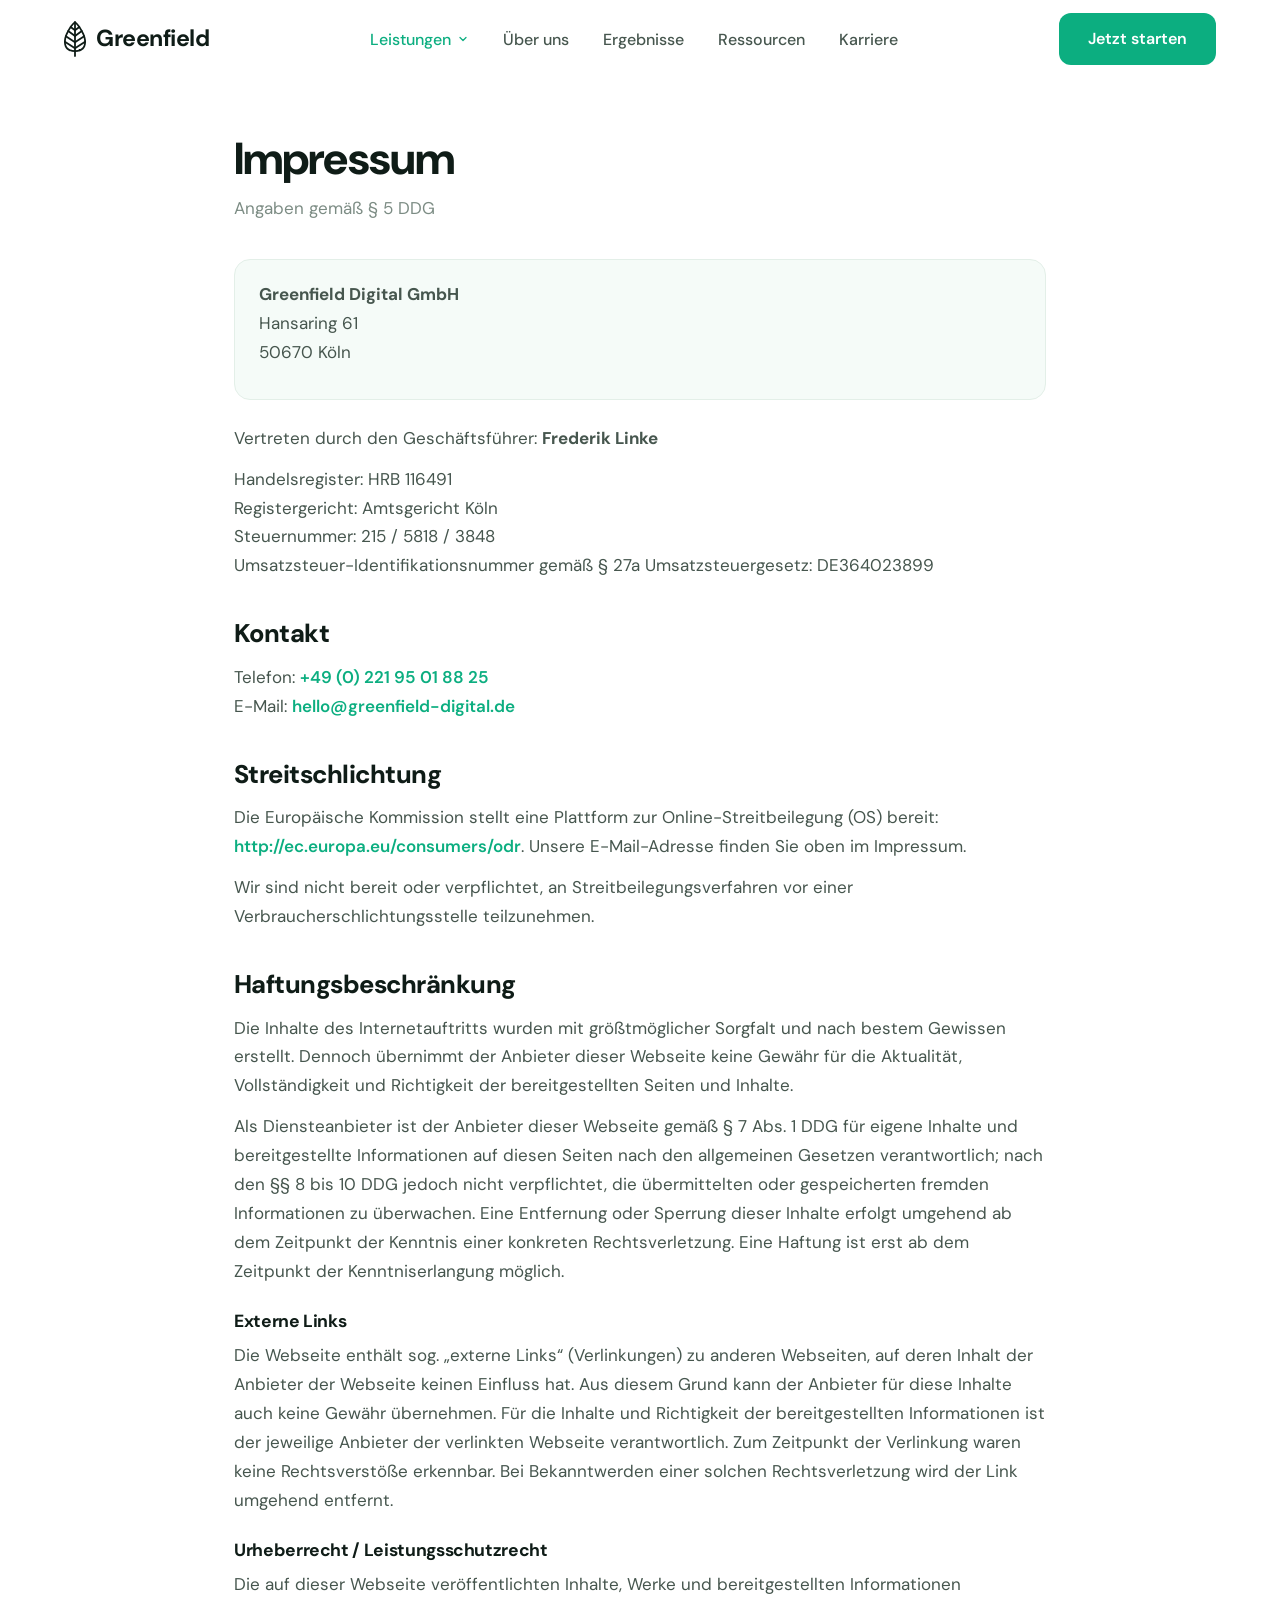
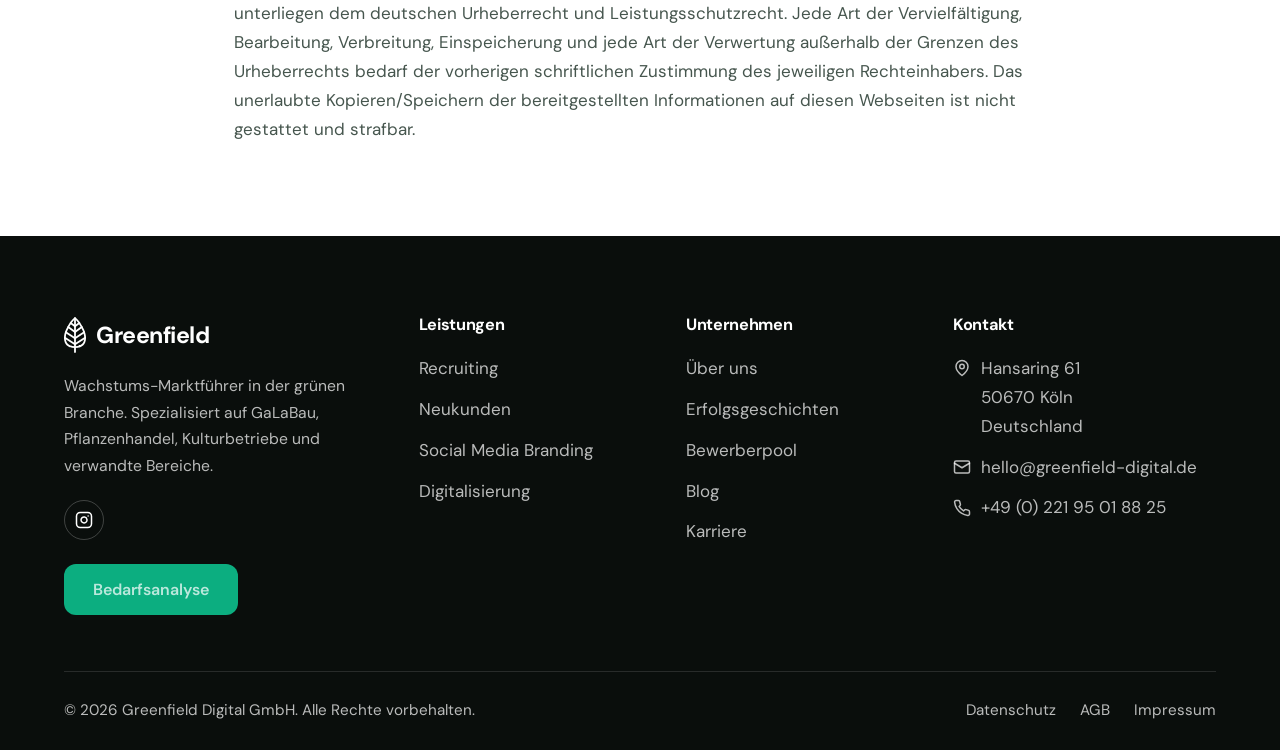
<file: impressum.html>
<!DOCTYPE html>
<html lang="de">
<head>
  <meta charset="UTF-8">
  <meta name="viewport" content="width=device-width, initial-scale=1.0">
  <title>Impressum – Greenfield Digital</title>
  <meta name="description" content="Impressum der Greenfield Digital GmbH, Hansaring 61, 50670 Köln.">
  <!-- TODO vor Go-Live auf greenfield-digital.de: noindex entfernen! -->
  <meta name="robots" content="noindex">
  <meta property="og:title" content="Impressum – Greenfield Digital">
  <meta property="og:description" content="Impressum der Greenfield Digital GmbH, Hansaring 61, 50670 Köln.">
  <meta property="og:type" content="website">
  <!-- TODO Go-Live: og:image-Domain auf greenfield-digital.de umstellen -->
  <meta property="og:image" content="https://frdlnk-gc.github.io/greenfield-digital-website/assets/img/hero-home.jpg">
  <meta name="theme-color" content="#0CAE80">
  <link rel="icon" type="image/svg+xml" href="assets/img/favicon.svg">
  <link rel="icon" type="image/png" href="assets/img/favicon.png">
  <link rel="apple-touch-icon" href="assets/img/apple-touch-icon.png">
  <link rel="preconnect" href="https://fonts.googleapis.com">
  <link rel="preconnect" href="https://fonts.gstatic.com" crossorigin>
  <link href="https://fonts.googleapis.com/css2?family=DM+Sans:opsz,wght@9..40,400;9..40,500;9..40,600;9..40,700;9..40,800&display=swap" rel="stylesheet">
  <link rel="stylesheet" href="assets/css/foundation.css">
  <style>
    .legal-wrap { max-width: 860px; margin: 0 auto; padding: calc(var(--nav-h) + 56px) 24px 80px; }
    .legal-wrap h1 { font-size: clamp(2rem, 3.6vw, 2.8rem); margin-bottom: 10px; }
    .legal-wrap .lead { color: var(--muted); margin-bottom: 36px; }
    .legal-wrap h2 { font-size: clamp(1.3rem, 2.2vw, 1.6rem); margin: 40px 0 14px; }
    .legal-wrap h3 { font-size: 1.1rem; margin: 26px 0 10px; }
    .legal-wrap p, .legal-wrap li { margin-bottom: 12px; }
    .legal-wrap ul, .legal-wrap ol { padding-left: 22px; margin-bottom: 16px; }
    .legal-wrap ul li { list-style: disc; }
    .legal-wrap ol li { list-style: decimal; }
    .legal-wrap .box {
      background: var(--mint-soft);
      border: 1px solid var(--line);
      border-radius: var(--r-md);
      padding: 20px 24px;
      margin-bottom: 24px;
    }
    .legal-wrap a { font-weight: 600; overflow-wrap: anywhere; }
    .legal-wrap p, .legal-wrap li { overflow-wrap: anywhere; }
    .legal-wrap table { border-collapse: collapse; width: 100%; margin-bottom: 18px; }
    .legal-wrap td, .legal-wrap th { border: 1px solid var(--line); padding: 10px 12px; text-align: left; font-size: .95rem; }
  </style>
</head>
<body>

  <svg xmlns="http://www.w3.org/2000/svg" style="display:none" aria-hidden="true"><defs><g id="gf-leaf"><path transform="matrix(1,0,0,-1,66.15234,55.992677)" d="M23.574303 25.10035 24.620106 25.58577 24.620085 25.585816 23.574303 25.10035ZM12.995802 40.06275 13.745462 40.938734 12.995891 41.580217 12.246243 40.93882 12.995802 40.06275ZM2.416528 25.10035 1.370747 25.585816 1.370725 25.58577 2.416528 25.10035ZM.963188 9.17907 2.028077 9.62105 2.028033 9.621157 .963188 9.17907ZM9.088648 3.287144 9.264523 4.42662 9.237376 4.430809 9.210061 4.433704 9.088648 3.287144ZM12.995802 2.68409 12.819927 1.544613 12.995819 1.517464 13.17171 1.544621 12.995802 2.68409ZM16.902184 3.287144 16.780772 4.433704 16.753439 4.430809 16.726275 4.426617 16.902184 3.287144ZM25.027644 9.17907 23.9628 9.621157 23.962754 9.62105 25.027644 9.17907ZM23.574303 25.10035 24.620085 25.585816C21.064307 33.24562 17.151864 38.023557 13.745462 40.938734L12.995802 40.06275 12.246141 39.18677C15.366294 36.51656 19.091013 32.019914 22.52852 24.614886L23.574303 25.10035ZM12.995802 40.06275 12.246243 40.93882C8.838986 38.023599 4.926521 33.245615 1.370747 25.585816L2.416528 25.10035 3.46231 24.614886C6.899823 32.019926 10.624522 36.516519 13.74536 39.186685L12.995802 40.06275ZM2.416528 25.10035 1.370725 25.58577C.316806 23.31517-.583657 20.429493-.962011 17.471108-1.338918 14.524046-1.20993 11.406448-.101657 8.73698L.963188 9.17907 2.028033 9.621157C1.129202 11.786146 .977457 14.458805 1.325295 17.17858 1.671685 19.887028 2.501445 22.544764 3.462332 24.614933L2.416528 25.10035ZM.963188 9.17907-.101701 8.737087C2.307079 2.933487 8.08656 2.233845 8.967236 2.140587L9.088648 3.287144 9.210061 4.433704C8.417892 4.51759 3.90153 5.107239 2.028077 9.62105L.963188 9.17907ZM9.088648 3.287144 8.912774 2.147671 12.819927 1.544613 12.995802 2.68409 13.171676 3.823563 9.264523 4.42662 9.088648 3.287144ZM12.995802 2.68409 13.17171 1.544621 17.07809 2.147675 16.902184 3.287144 16.726275 4.426617 12.819894 3.823559 12.995802 2.68409ZM16.902184 3.287144 17.023596 2.140587C17.90427 2.233845 23.683753 2.933487 26.092532 8.737087L25.027644 9.17907 23.962754 9.62105C22.0893 5.107239 17.572939 4.51759 16.780772 4.433704L16.902184 3.287144ZM25.027644 9.17907 26.092488 8.73698C27.200762 11.406448 27.32975 14.524046 26.952843 17.471108 26.574488 20.429493 25.674025 23.31517 24.620106 25.58577L23.574303 25.10035 22.5285 24.614933C23.489388 22.544764 24.319148 19.887028 24.665537 17.17858 25.013375 14.458805 24.86163 11.786146 23.9628 9.621157L25.027644 9.17907Z"/><path transform="matrix(1,0,0,-1,78.76465,61.739748)" d="M1.538061 45.809885C1.538061 46.44665 1.02186 46.962854 .385093 46.962854-.251674 46.962854-.767875 46.44665-.767875 45.809885H.385093 1.538061ZM-.767875 2.305935C-.767875 1.66917-.251674 1.152969 .385093 1.152969 1.02186 1.152969 1.538061 1.66917 1.538061 2.305935H.385093-.767875ZM.385093 45.809885H-.767875V2.305935H.385093 1.538061V45.809885H.385093Z"/><path transform="matrix(1,0,0,-1,79.14746,52.065187)" d="M-.630466 3.59236C-1.163599 3.244164-1.31352 2.529704-.965323 1.996572-.617126 1.463438 .097333 1.313519 .630466 1.661716L0 2.627038-.630466 3.59236ZM13.625811 10.149164C14.158943 10.497361 14.308864 11.21182 13.960667 11.744953 13.61247 12.278086 12.89801 12.428006 12.364878 12.079809L12.995344 11.114487 13.625811 10.149164ZM0 2.627038 .630466 1.661716 13.625811 10.149164 12.995344 11.114487 12.364878 12.079809-.630466 3.59236 0 2.627038Z"/><path transform="matrix(1,0,0,-1,79.14746,44.44507)" d="M-.639479 3.584477C-1.169328 3.231302-1.312551 2.515471-.959376 1.985622-.606201 1.455773 .109631 1.312551 .639479 1.665726L0 2.625101-.639479 3.584477ZM12.407919 9.510069C12.937767 9.863243 13.08099 10.579075 12.727815 11.108924 12.37464 11.638772 11.658809 11.781995 11.12896 11.42882L11.768439 10.469444 12.407919 9.510069ZM0 2.625101 .639479 1.665726 12.407919 9.510069 11.768439 10.469444 11.12896 11.42882-.639479 3.584477 0 2.625101Z"/><path transform="matrix(1,0,0,-1,79.14746,36.404298)" d="M-.684337 3.539631C-1.196808 3.161683-1.30586 2.439855-.927911 1.927383-.549963 1.414912 .171865 1.30586 .684337 1.683809L0 2.61172-.684337 3.539631ZM9.465996 8.160301C9.978467 8.53825 10.087519 9.260078 9.70957 9.77255 9.331622 10.285021 8.609794 10.394073 8.097322 10.016125L8.781659 9.088213 9.465996 8.160301ZM0 2.61172 .684337 1.683809 9.465996 8.160301 8.781659 9.088213 8.097322 10.016125-.684337 3.539631 0 2.61172Z"/><path transform="matrix(1,0,0,-1,79.14746,28.924805)" d="M-.684366 3.539598C-1.196825 3.161633-1.305854 2.439802-.927889 1.927343-.549924 1.414884 .171907 1.305855 .684366 1.68382L0 2.611709-.684366 3.539598ZM6.283617 5.813556C6.796077 6.191521 6.905106 6.913352 6.527141 7.425812 6.149176 7.938271 5.427344 8.0473 4.914885 7.669335L5.599251 6.741446 6.283617 5.813556ZM0 2.611709 .684366 1.68382 6.283617 5.813556 5.599251 6.741446 4.914885 7.669335-.684366 3.539598 0 2.611709Z"/><path transform="matrix(1,0,0,-1,66.1582,52.06494)" d="M12.359464 1.661729C12.892588 1.313519 13.607051 1.463423 13.95526 1.996548 14.30347 2.529673 14.153566 3.244135 13.620441 3.592345L12.989953 2.627037 12.359464 1.661729ZM.630489 12.076713C.097365 12.424922-.617098 12.275019-.965308 11.741894-1.313517 11.208769-1.163614 10.494307-.630489 10.146096L0 11.111404 .630489 12.076713ZM12.989953 2.627037 13.620441 3.592345 .630489 12.076713 0 11.111404-.630489 10.146096 12.359464 1.661729 12.989953 2.627037Z"/><path transform="matrix(1,0,0,-1,67.37695,44.44507)" d="M11.12896 1.665726C11.658809 1.312551 12.37464 1.455773 12.727815 1.985622 13.08099 2.515471 12.937767 3.231302 12.407919 3.584477L11.768439 2.625101 11.12896 1.665726ZM.639479 11.42882C.109631 11.781995-.606201 11.638772-.959376 11.108924-1.312551 10.579075-1.169328 9.863243-.639479 9.510069L0 10.469444 .639479 11.42882ZM11.768439 2.625101 12.407919 3.584477 .639479 11.42882 0 10.469444-.639479 9.510069 11.12896 1.665726 11.768439 2.625101Z"/><path transform="matrix(1,0,0,-1,70.37012,36.404298)" d="M8.097322 1.683809C8.609794 1.30586 9.331622 1.414912 9.70957 1.927383 10.087519 2.439855 9.978467 3.161683 9.465996 3.539631L8.781659 2.61172 8.097322 1.683809ZM.684337 10.016125C.171865 10.394073-.549963 10.285021-.927911 9.77255-1.30586 9.260078-1.196808 8.53825-.684337 8.160301L0 9.088213 .684337 10.016125ZM8.781659 2.61172 9.465996 3.539631 .684337 10.016125 0 9.088213-.684337 8.160301 8.097322 1.683809 8.781659 2.61172Z"/><path transform="matrix(1,0,0,-1,73.55078,28.924805)" d="M4.914885 1.68382C5.427344 1.305855 6.149176 1.414884 6.527141 1.927343 6.905106 2.439802 6.796077 3.161633 6.283617 3.539598L5.599251 2.611709 4.914885 1.68382ZM.684366 7.669335C.171907 8.0473-.549924 7.938271-.927889 7.425812-1.305854 6.913352-1.196825 6.191521-.684366 5.813556L0 6.741446 .684366 7.669335ZM5.599251 2.611709 6.283617 3.539598 .684366 7.669335 0 6.741446-.684366 5.813556 4.914885 1.68382 5.599251 2.611709Z"/></g></defs></svg>

<header class="site-nav" id="nav">
    <div class="inner">
      <a class="brand" href="index.html" aria-label="Greenfield Digital – Startseite">
        <span class="mark"><svg viewBox="65 14.41 28.3 46.17" fill="currentColor" aria-hidden="true"><use href="#gf-leaf"/></svg></span>
        <span class="word">Greenfield</span>
      </a>
      <nav aria-label="Hauptnavigation">
        <ul class="nav-links" id="navLinks">
          <li class="has-drop">
            <a href="index.html#leistungen" class="active">Leistungen
              <svg class="caret" width="12" height="12" viewBox="0 0 24 24" fill="none" stroke="currentColor" stroke-width="2.5" stroke-linecap="round" stroke-linejoin="round" aria-hidden="true"><path d="m6 9 6 6 6-6"/></svg>
            </a>
            <ul class="drop">
              <li><a href="recruiting.html">Recruiting<small>Nachhaltige Personalgewinnung</small></a></li>
              <li><a href="neukundengewinnung.html">Neukundengewinnung<small>Planbar neue Aufträge</small></a></li>
              <li><a href="social-media.html">Social Media Branding<small>Platzhirsch in der Region</small></a></li>
              <li><a href="digitalisierung.html">Digitalisierung &amp; KI<small>Prozesse neu gedacht</small></a></li>
            </ul>
          </li>
          <li><a href="ueber-uns.html">Über uns</a></li>
          <li><a href="ergebnisse.html">Ergebnisse</a></li>
          <li><a href="blog.html">Ressourcen</a></li>
          <li><a href="karriere.html">Karriere</a></li>
        </ul>
      </nav>
      <div style="display:flex; align-items:center; gap:10px;">
        <a class="btn btn--primary nav-cta-desktop" href="index.html#kontakt">Jetzt starten</a>
        <button class="nav-burger" id="burger" aria-label="Menü öffnen" aria-expanded="false" aria-controls="navLinks">
          <span class="nb-line" aria-hidden="true"></span><span class="nb-line" aria-hidden="true"></span><span class="nb-line" aria-hidden="true"></span>
        </button>
      </div>
    </div>
  </header>

  <main>
    <div class="legal-wrap">

  <h1>Impressum</h1>
  <p class="lead">Angaben gemäß § 5 DDG</p>

  <div class="box">
    <p><strong>Greenfield Digital GmbH</strong><br>Hansaring 61<br>50670 Köln</p>
  </div>

  <p>Vertreten durch den Geschäftsführer: <strong>Frederik Linke</strong></p>
  <p>
    Handelsregister: HRB 116491<br>
    Registergericht: Amtsgericht Köln<br>
    Steuernummer: 215 / 5818 / 3848<br>
    Umsatzsteuer-Identifikationsnummer gemäß § 27a Umsatzsteuergesetz: DE364023899
  </p>

  <h2>Kontakt</h2>
  <p>
    Telefon: <a href="tel:+4922195018825">+49 (0) 221 95 01 88 25</a><br>
    E-Mail: <a href="mailto:hello@greenfield-digital.de">hello@greenfield-digital.de</a>
  </p>

  <h2>Streitschlichtung</h2>
  <p>Die Europäische Kommission stellt eine Plattform zur Online-Streitbeilegung (OS) bereit: <a href="http://ec.europa.eu/consumers/odr" target="_blank" rel="noopener">http://ec.europa.eu/consumers/odr</a>. Unsere E-Mail-Adresse finden Sie oben im Impressum.</p>
  <p>Wir sind nicht bereit oder verpflichtet, an Streitbeilegungsverfahren vor einer Verbraucherschlichtungsstelle teilzunehmen.</p>

  <h2>Haftungsbeschränkung</h2>
  <p>Die Inhalte des Internetauftritts wurden mit größtmöglicher Sorgfalt und nach bestem Gewissen erstellt. Dennoch übernimmt der Anbieter dieser Webseite keine Gewähr für die Aktualität, Vollständigkeit und Richtigkeit der bereitgestellten Seiten und Inhalte.</p>
  <p>Als Diensteanbieter ist der Anbieter dieser Webseite gemäß § 7 Abs. 1 DDG für eigene Inhalte und bereitgestellte Informationen auf diesen Seiten nach den allgemeinen Gesetzen verantwortlich; nach den §§ 8 bis 10 DDG jedoch nicht verpflichtet, die übermittelten oder gespeicherten fremden Informationen zu überwachen. Eine Entfernung oder Sperrung dieser Inhalte erfolgt umgehend ab dem Zeitpunkt der Kenntnis einer konkreten Rechtsverletzung. Eine Haftung ist erst ab dem Zeitpunkt der Kenntniserlangung möglich.</p>

  <h3>Externe Links</h3>
  <p>Die Webseite enthält sog. „externe Links“ (Verlinkungen) zu anderen Webseiten, auf deren Inhalt der Anbieter der Webseite keinen Einfluss hat. Aus diesem Grund kann der Anbieter für diese Inhalte auch keine Gewähr übernehmen. Für die Inhalte und Richtigkeit der bereitgestellten Informationen ist der jeweilige Anbieter der verlinkten Webseite verantwortlich. Zum Zeitpunkt der Verlinkung waren keine Rechtsverstöße erkennbar. Bei Bekanntwerden einer solchen Rechtsverletzung wird der Link umgehend entfernt.</p>

  <h3>Urheberrecht / Leistungsschutzrecht</h3>
  <p>Die auf dieser Webseite veröffentlichten Inhalte, Werke und bereitgestellten Informationen unterliegen dem deutschen Urheberrecht und Leistungsschutzrecht. Jede Art der Vervielfältigung, Bearbeitung, Verbreitung, Einspeicherung und jede Art der Verwertung außerhalb der Grenzen des Urheberrechts bedarf der vorherigen schriftlichen Zustimmung des jeweiligen Rechteinhabers. Das unerlaubte Kopieren/Speichern der bereitgestellten Informationen auf diesen Webseiten ist nicht gestattet und strafbar.</p>

    </div>
  </main>

<footer class="site-footer">
    <div class="container">
      <div class="cols">
        <div>
          <a class="brand" href="index.html">
            <span class="mark"><svg viewBox="65 14.41 28.3 46.17" fill="currentColor" aria-hidden="true"><use href="#gf-leaf"/></svg></span>
            <span class="word">Greenfield</span>
          </a>
          <p style="font-size:.98rem;">Wachstums-Marktführer in der grünen Branche. Spezialisiert auf GaLaBau, Pflanzenhandel, Kulturbetriebe und verwandte Bereiche.</p>
          <div class="social-row">
            <a href="https://www.instagram.com/greenfield_digital/" target="_blank" rel="noopener" aria-label="Greenfield Digital auf Instagram">
              <svg viewBox="0 0 24 24" fill="none" stroke="currentColor" stroke-width="2" stroke-linecap="round" stroke-linejoin="round"><rect x="2" y="2" width="20" height="20" rx="5"/><path d="M16 11.37A4 4 0 1 1 12.63 8 4 4 0 0 1 16 11.37z"/><line x1="17.5" y1="6.5" x2="17.51" y2="6.5"/></svg>
            </a>
          </div>
          <a class="btn btn--primary" href="index.html#kontakt">Bedarfsanalyse</a>
        </div>
        <div>
          <h4>Leistungen</h4>
          <ul>
            <li><a href="recruiting.html">Recruiting</a></li>
            <li><a href="neukundengewinnung.html">Neukunden</a></li>
            <li><a href="social-media.html">Social Media Branding</a></li>
            <li><a href="digitalisierung.html">Digitalisierung</a></li>
          </ul>
        </div>
        <div>
          <h4>Unternehmen</h4>
          <ul>
            <li><a href="ueber-uns.html">Über uns</a></li>
            <li><a href="ergebnisse.html">Erfolgsgeschichten</a></li>
            <li><a href="bewerberpool.html">Bewerberpool</a></li>
            <li><a href="blog.html">Blog</a></li>
            <li><a href="karriere.html">Karriere</a></li>
          </ul>
        </div>
        <div>
          <h4>Kontakt</h4>
          <ul>
            <li style="display:flex; gap:10px;">
              <svg style="flex:0 0 18px; margin-top:5px;" width="18" height="18" viewBox="0 0 24 24" fill="none" stroke="currentColor" stroke-width="2" stroke-linecap="round" stroke-linejoin="round" aria-hidden="true"><path d="M20 10c0 6-8 12-8 12s-8-6-8-12a8 8 0 0 1 16 0Z"/><circle cx="12" cy="10" r="3"/></svg>
              <span>Hansaring 61<br>50670 Köln<br>Deutschland</span>
            </li>
            <li style="display:flex; gap:10px; align-items:center;">
              <svg style="flex:0 0 18px;" width="18" height="18" viewBox="0 0 24 24" fill="none" stroke="currentColor" stroke-width="2" stroke-linecap="round" stroke-linejoin="round" aria-hidden="true"><rect x="2" y="4" width="20" height="16" rx="2"/><path d="m22 7-10 6L2 7"/></svg>
              <a href="mailto:hello@greenfield-digital.de">hello@greenfield-digital.de</a>
            </li>
            <li style="display:flex; gap:10px; align-items:center;">
              <svg style="flex:0 0 18px;" width="18" height="18" viewBox="0 0 24 24" fill="none" stroke="currentColor" stroke-width="2" stroke-linecap="round" stroke-linejoin="round" aria-hidden="true"><path d="M22 16.92v3a2 2 0 0 1-2.18 2 19.79 19.79 0 0 1-8.63-3.07 19.5 19.5 0 0 1-6-6 19.79 19.79 0 0 1-3.07-8.67A2 2 0 0 1 4.11 2h3a2 2 0 0 1 2 1.72c.127.96.361 1.903.7 2.81a2 2 0 0 1-.45 2.11L8.09 9.91a16 16 0 0 0 6 6l1.27-1.27a2 2 0 0 1 2.11-.45c.907.339 1.85.573 2.81.7A2 2 0 0 1 22 16.92z"/></svg>
              <a href="tel:+4922195018825">+49 (0) 221 95 01 88 25</a>
            </li>
          </ul>
        </div>
      </div>
      <div class="legal">
        <span>© 2026 Greenfield Digital GmbH. Alle Rechte vorbehalten.</span>
        <span style="display:flex; gap:24px;">
          <a href="datenschutz.html">Datenschutz</a>
          <a href="agb.html">AGB</a>
          <a href="impressum.html">Impressum</a>
        </span>
      </div>
    </div>
  </footer>
  <script src="assets/js/main.js" defer></script>
</body>
</html>
</file>
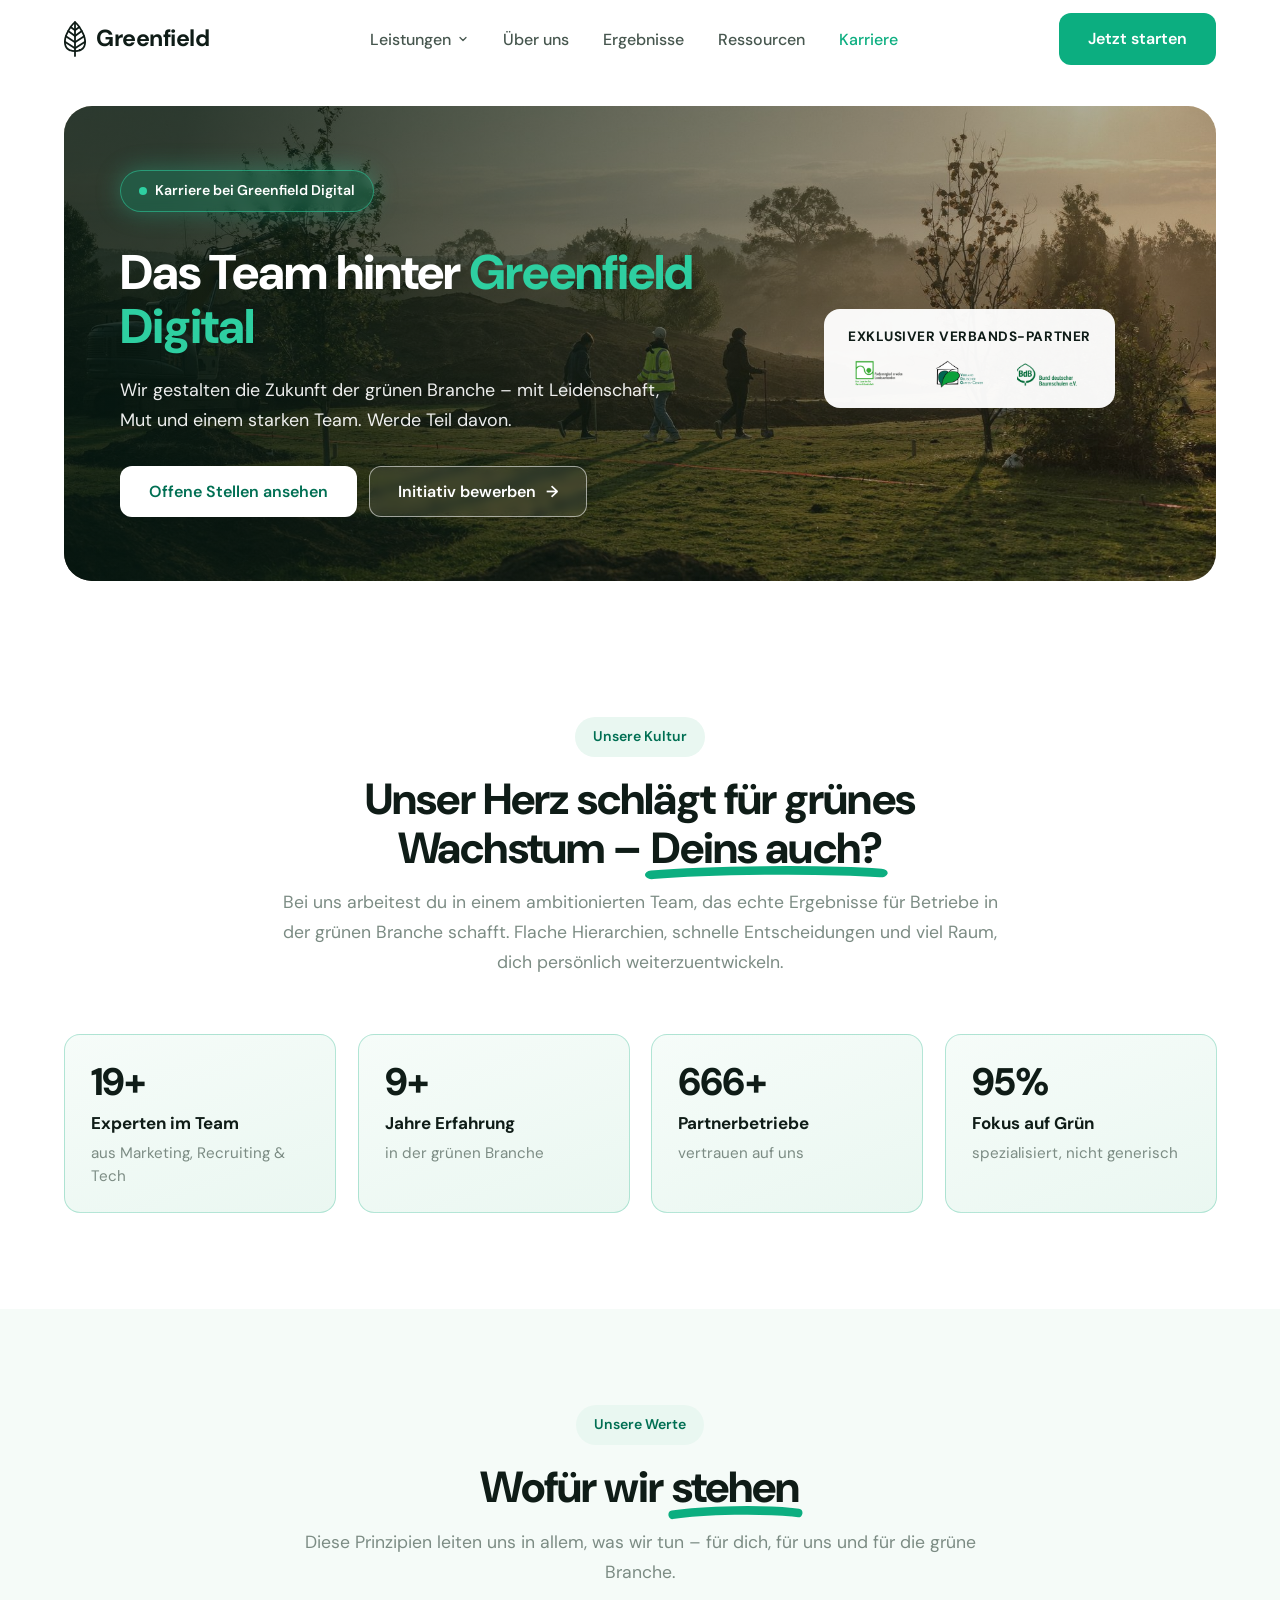
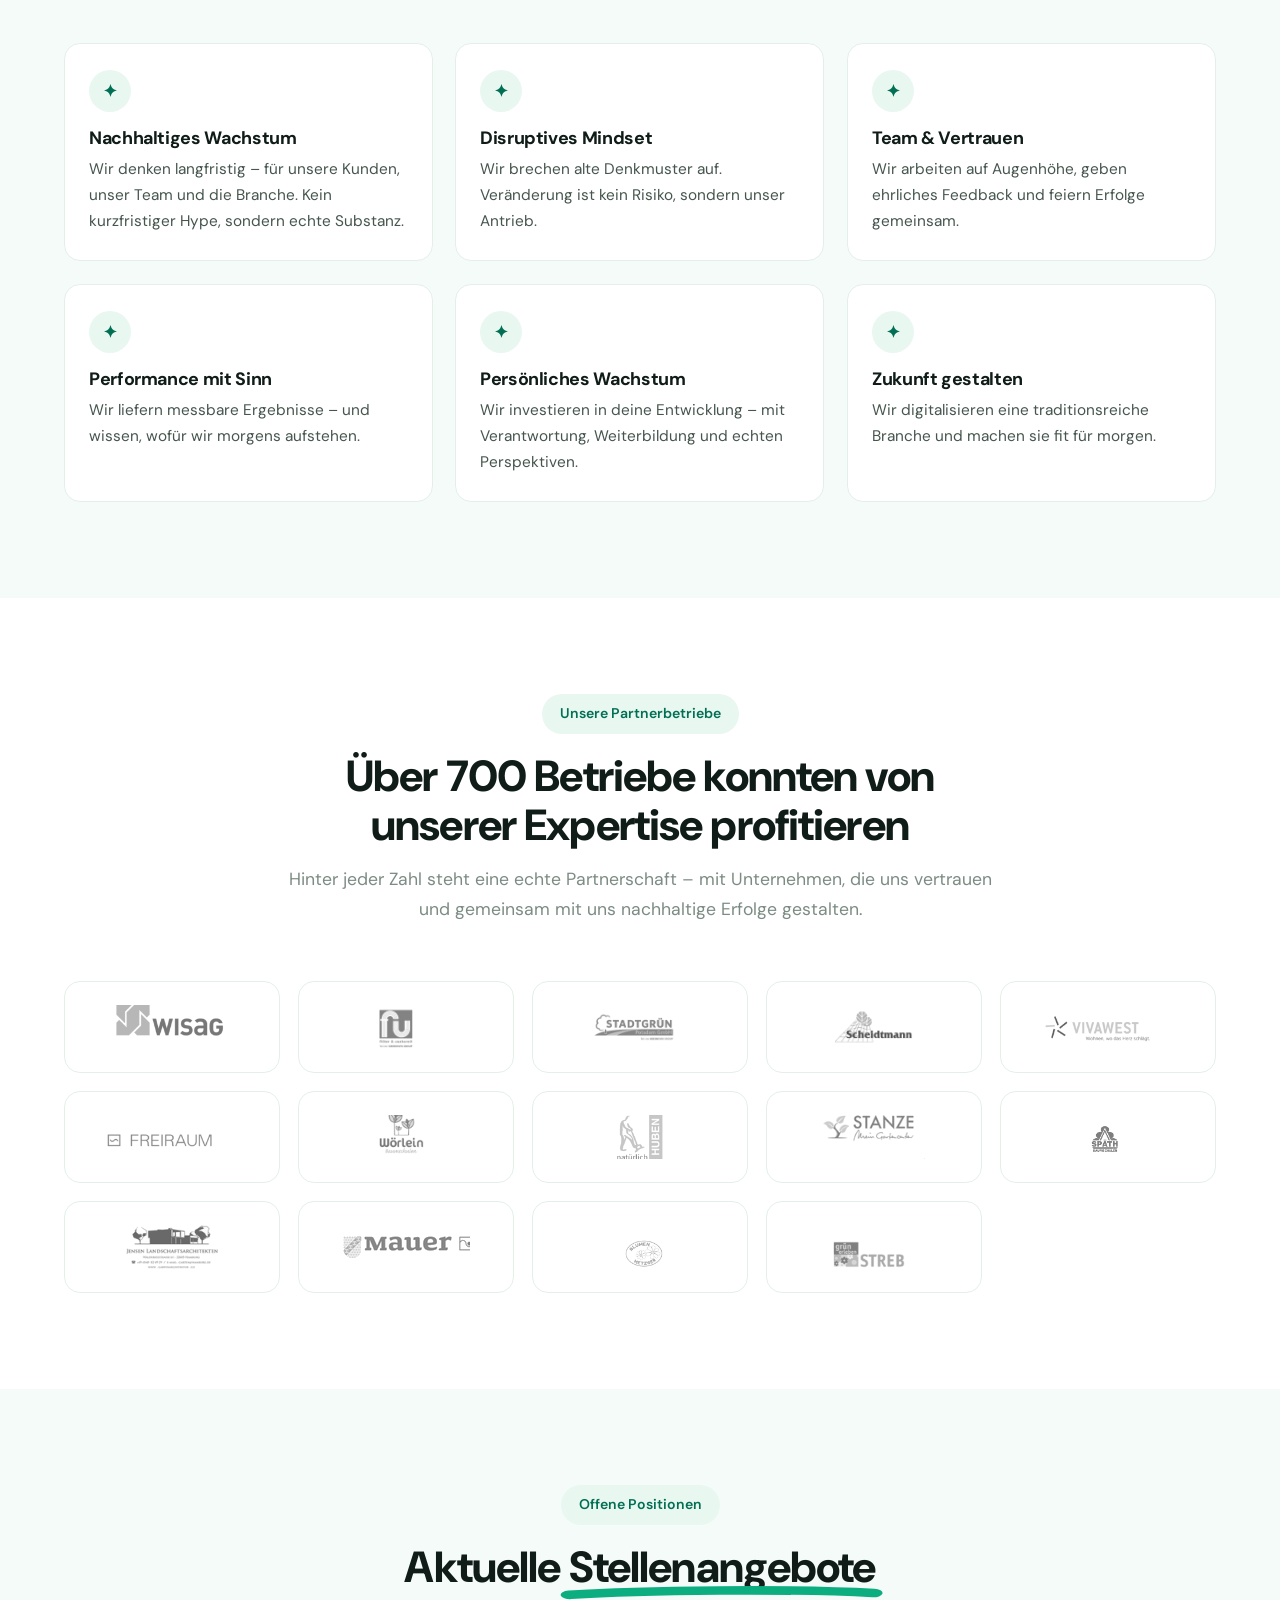
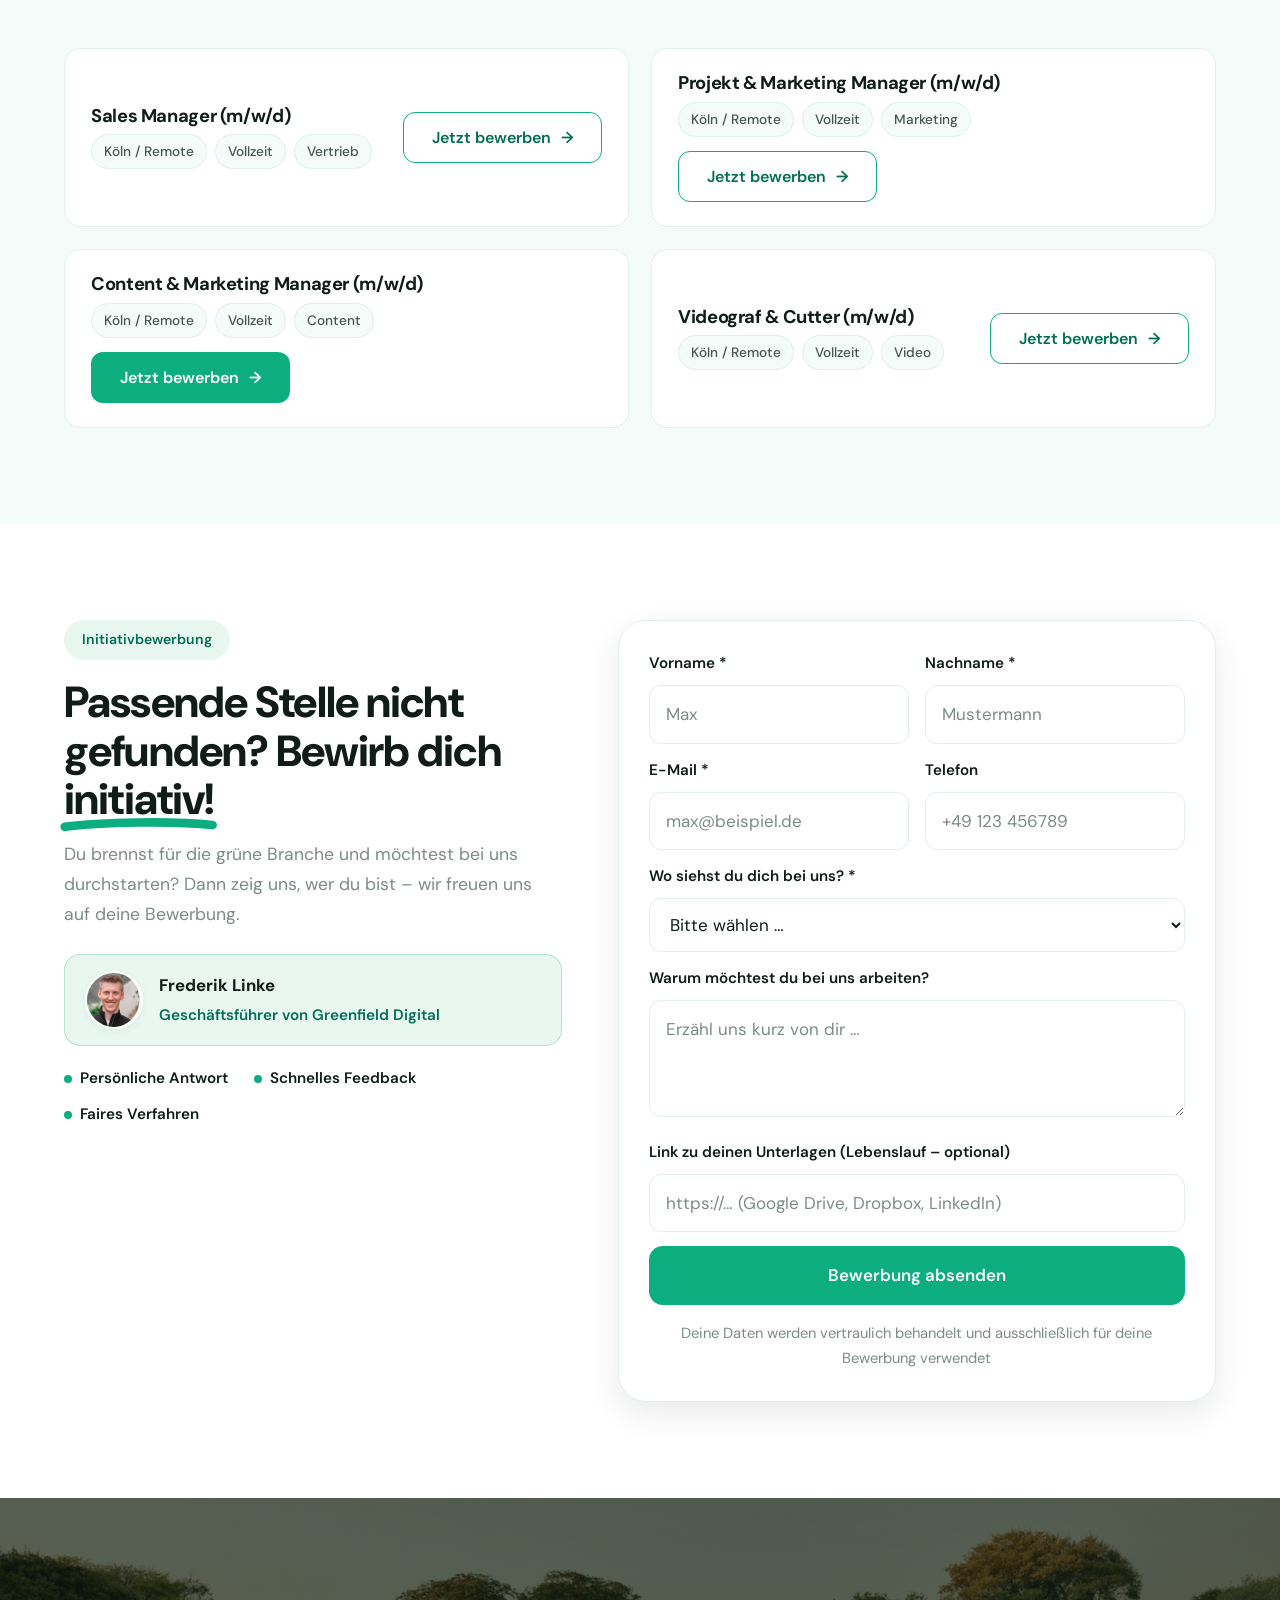
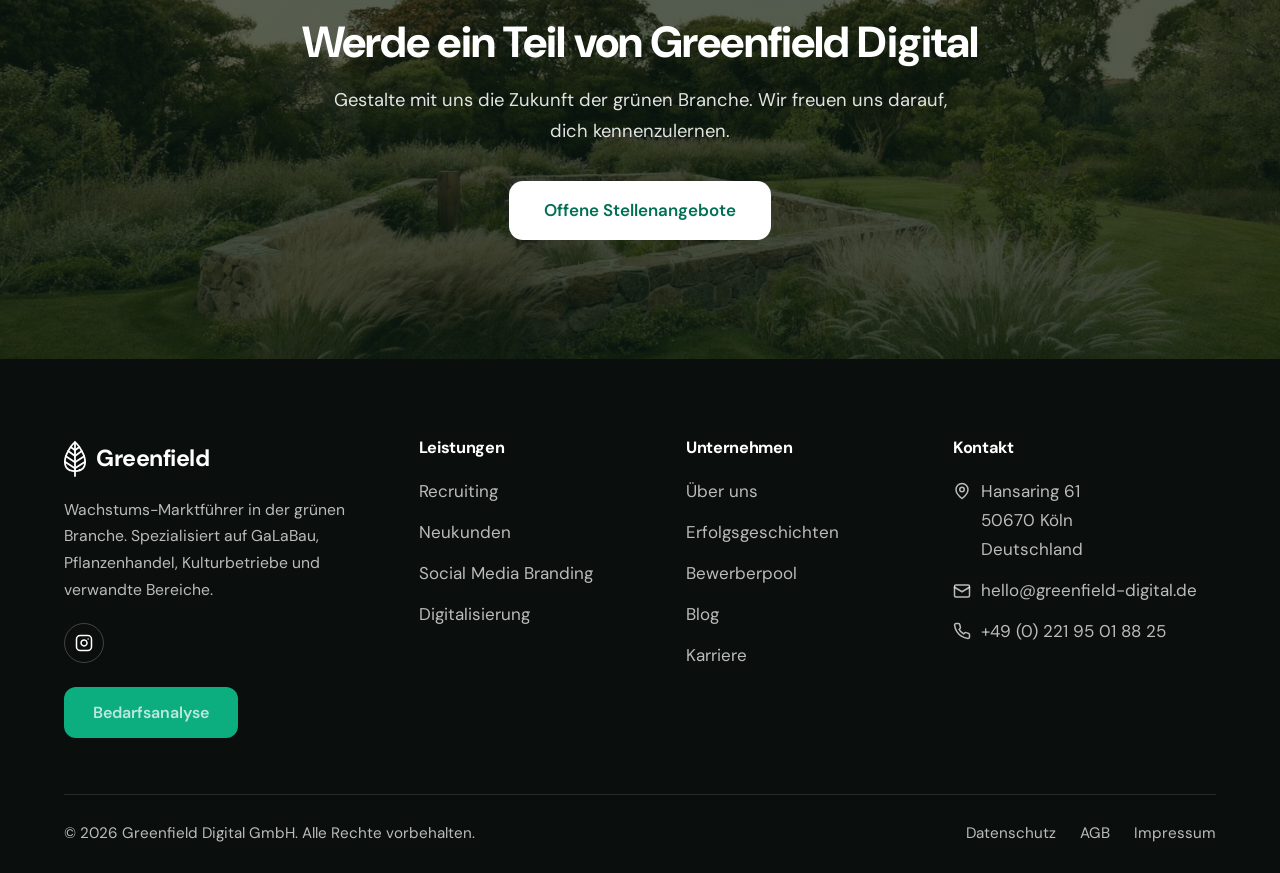
<file: karriere.html>
<!DOCTYPE html>
<html lang="de">
<head>
  <meta charset="UTF-8">
  <meta name="viewport" content="width=device-width, initial-scale=1.0">
  <title>Karriere bei Greenfield Digital – Werde Teil des Teams</title>
  <meta name="description" content="Offene Stellen bei Greenfield Digital in Köln / Remote: Sales, Marketing, Content und Video. Gestalte die Zukunft der grünen Branche mit.">
  <!-- TODO vor Go-Live auf greenfield-digital.de: noindex entfernen! -->
  <meta name="robots" content="noindex">
  <meta property="og:title" content="Karriere bei Greenfield Digital – Werde Teil des Teams">
  <meta property="og:description" content="Offene Stellen bei Greenfield Digital in Köln / Remote: Sales, Marketing, Content und Video. Gestalte die Zukunft der grünen Branche mit.">
  <meta property="og:type" content="website">
  <!-- TODO Go-Live: og:image-Domain auf greenfield-digital.de umstellen -->
  <meta property="og:image" content="https://frdlnk-gc.github.io/greenfield-digital-website/assets/img/gen-team.jpg">
  <meta name="theme-color" content="#0CAE80">
  <link rel="icon" type="image/svg+xml" href="assets/img/favicon.svg">
  <link rel="icon" type="image/png" href="assets/img/favicon.png">
  <link rel="apple-touch-icon" href="assets/img/apple-touch-icon.png">
  <link rel="preconnect" href="https://fonts.googleapis.com">
  <link rel="preconnect" href="https://fonts.gstatic.com" crossorigin>
  <link href="https://fonts.googleapis.com/css2?family=DM+Sans:opsz,wght@9..40,400;9..40,500;9..40,600;9..40,700;9..40,800&display=swap" rel="stylesheet">
  <link rel="stylesheet" href="assets/css/foundation.css">
  <style>
    .stats-grid-4 { display: grid; grid-template-columns: repeat(4, 1fr); gap: 22px; }
    @media (max-width: 1024px) { .stats-grid-4 { grid-template-columns: 1fr 1fr; } }
    @media (max-width: 560px) { .stats-grid-4 { grid-template-columns: repeat(2, minmax(0, 1fr)); gap: 12px; } }
  </style>
</head>
<body>

  <svg xmlns="http://www.w3.org/2000/svg" style="display:none" aria-hidden="true"><defs><g id="gf-leaf"><path transform="matrix(1,0,0,-1,66.15234,55.992677)" d="M23.574303 25.10035 24.620106 25.58577 24.620085 25.585816 23.574303 25.10035ZM12.995802 40.06275 13.745462 40.938734 12.995891 41.580217 12.246243 40.93882 12.995802 40.06275ZM2.416528 25.10035 1.370747 25.585816 1.370725 25.58577 2.416528 25.10035ZM.963188 9.17907 2.028077 9.62105 2.028033 9.621157 .963188 9.17907ZM9.088648 3.287144 9.264523 4.42662 9.237376 4.430809 9.210061 4.433704 9.088648 3.287144ZM12.995802 2.68409 12.819927 1.544613 12.995819 1.517464 13.17171 1.544621 12.995802 2.68409ZM16.902184 3.287144 16.780772 4.433704 16.753439 4.430809 16.726275 4.426617 16.902184 3.287144ZM25.027644 9.17907 23.9628 9.621157 23.962754 9.62105 25.027644 9.17907ZM23.574303 25.10035 24.620085 25.585816C21.064307 33.24562 17.151864 38.023557 13.745462 40.938734L12.995802 40.06275 12.246141 39.18677C15.366294 36.51656 19.091013 32.019914 22.52852 24.614886L23.574303 25.10035ZM12.995802 40.06275 12.246243 40.93882C8.838986 38.023599 4.926521 33.245615 1.370747 25.585816L2.416528 25.10035 3.46231 24.614886C6.899823 32.019926 10.624522 36.516519 13.74536 39.186685L12.995802 40.06275ZM2.416528 25.10035 1.370725 25.58577C.316806 23.31517-.583657 20.429493-.962011 17.471108-1.338918 14.524046-1.20993 11.406448-.101657 8.73698L.963188 9.17907 2.028033 9.621157C1.129202 11.786146 .977457 14.458805 1.325295 17.17858 1.671685 19.887028 2.501445 22.544764 3.462332 24.614933L2.416528 25.10035ZM.963188 9.17907-.101701 8.737087C2.307079 2.933487 8.08656 2.233845 8.967236 2.140587L9.088648 3.287144 9.210061 4.433704C8.417892 4.51759 3.90153 5.107239 2.028077 9.62105L.963188 9.17907ZM9.088648 3.287144 8.912774 2.147671 12.819927 1.544613 12.995802 2.68409 13.171676 3.823563 9.264523 4.42662 9.088648 3.287144ZM12.995802 2.68409 13.17171 1.544621 17.07809 2.147675 16.902184 3.287144 16.726275 4.426617 12.819894 3.823559 12.995802 2.68409ZM16.902184 3.287144 17.023596 2.140587C17.90427 2.233845 23.683753 2.933487 26.092532 8.737087L25.027644 9.17907 23.962754 9.62105C22.0893 5.107239 17.572939 4.51759 16.780772 4.433704L16.902184 3.287144ZM25.027644 9.17907 26.092488 8.73698C27.200762 11.406448 27.32975 14.524046 26.952843 17.471108 26.574488 20.429493 25.674025 23.31517 24.620106 25.58577L23.574303 25.10035 22.5285 24.614933C23.489388 22.544764 24.319148 19.887028 24.665537 17.17858 25.013375 14.458805 24.86163 11.786146 23.9628 9.621157L25.027644 9.17907Z"/><path transform="matrix(1,0,0,-1,78.76465,61.739748)" d="M1.538061 45.809885C1.538061 46.44665 1.02186 46.962854 .385093 46.962854-.251674 46.962854-.767875 46.44665-.767875 45.809885H.385093 1.538061ZM-.767875 2.305935C-.767875 1.66917-.251674 1.152969 .385093 1.152969 1.02186 1.152969 1.538061 1.66917 1.538061 2.305935H.385093-.767875ZM.385093 45.809885H-.767875V2.305935H.385093 1.538061V45.809885H.385093Z"/><path transform="matrix(1,0,0,-1,79.14746,52.065187)" d="M-.630466 3.59236C-1.163599 3.244164-1.31352 2.529704-.965323 1.996572-.617126 1.463438 .097333 1.313519 .630466 1.661716L0 2.627038-.630466 3.59236ZM13.625811 10.149164C14.158943 10.497361 14.308864 11.21182 13.960667 11.744953 13.61247 12.278086 12.89801 12.428006 12.364878 12.079809L12.995344 11.114487 13.625811 10.149164ZM0 2.627038 .630466 1.661716 13.625811 10.149164 12.995344 11.114487 12.364878 12.079809-.630466 3.59236 0 2.627038Z"/><path transform="matrix(1,0,0,-1,79.14746,44.44507)" d="M-.639479 3.584477C-1.169328 3.231302-1.312551 2.515471-.959376 1.985622-.606201 1.455773 .109631 1.312551 .639479 1.665726L0 2.625101-.639479 3.584477ZM12.407919 9.510069C12.937767 9.863243 13.08099 10.579075 12.727815 11.108924 12.37464 11.638772 11.658809 11.781995 11.12896 11.42882L11.768439 10.469444 12.407919 9.510069ZM0 2.625101 .639479 1.665726 12.407919 9.510069 11.768439 10.469444 11.12896 11.42882-.639479 3.584477 0 2.625101Z"/><path transform="matrix(1,0,0,-1,79.14746,36.404298)" d="M-.684337 3.539631C-1.196808 3.161683-1.30586 2.439855-.927911 1.927383-.549963 1.414912 .171865 1.30586 .684337 1.683809L0 2.61172-.684337 3.539631ZM9.465996 8.160301C9.978467 8.53825 10.087519 9.260078 9.70957 9.77255 9.331622 10.285021 8.609794 10.394073 8.097322 10.016125L8.781659 9.088213 9.465996 8.160301ZM0 2.61172 .684337 1.683809 9.465996 8.160301 8.781659 9.088213 8.097322 10.016125-.684337 3.539631 0 2.61172Z"/><path transform="matrix(1,0,0,-1,79.14746,28.924805)" d="M-.684366 3.539598C-1.196825 3.161633-1.305854 2.439802-.927889 1.927343-.549924 1.414884 .171907 1.305855 .684366 1.68382L0 2.611709-.684366 3.539598ZM6.283617 5.813556C6.796077 6.191521 6.905106 6.913352 6.527141 7.425812 6.149176 7.938271 5.427344 8.0473 4.914885 7.669335L5.599251 6.741446 6.283617 5.813556ZM0 2.611709 .684366 1.68382 6.283617 5.813556 5.599251 6.741446 4.914885 7.669335-.684366 3.539598 0 2.611709Z"/><path transform="matrix(1,0,0,-1,66.1582,52.06494)" d="M12.359464 1.661729C12.892588 1.313519 13.607051 1.463423 13.95526 1.996548 14.30347 2.529673 14.153566 3.244135 13.620441 3.592345L12.989953 2.627037 12.359464 1.661729ZM.630489 12.076713C.097365 12.424922-.617098 12.275019-.965308 11.741894-1.313517 11.208769-1.163614 10.494307-.630489 10.146096L0 11.111404 .630489 12.076713ZM12.989953 2.627037 13.620441 3.592345 .630489 12.076713 0 11.111404-.630489 10.146096 12.359464 1.661729 12.989953 2.627037Z"/><path transform="matrix(1,0,0,-1,67.37695,44.44507)" d="M11.12896 1.665726C11.658809 1.312551 12.37464 1.455773 12.727815 1.985622 13.08099 2.515471 12.937767 3.231302 12.407919 3.584477L11.768439 2.625101 11.12896 1.665726ZM.639479 11.42882C.109631 11.781995-.606201 11.638772-.959376 11.108924-1.312551 10.579075-1.169328 9.863243-.639479 9.510069L0 10.469444 .639479 11.42882ZM11.768439 2.625101 12.407919 3.584477 .639479 11.42882 0 10.469444-.639479 9.510069 11.12896 1.665726 11.768439 2.625101Z"/><path transform="matrix(1,0,0,-1,70.37012,36.404298)" d="M8.097322 1.683809C8.609794 1.30586 9.331622 1.414912 9.70957 1.927383 10.087519 2.439855 9.978467 3.161683 9.465996 3.539631L8.781659 2.61172 8.097322 1.683809ZM.684337 10.016125C.171865 10.394073-.549963 10.285021-.927911 9.77255-1.30586 9.260078-1.196808 8.53825-.684337 8.160301L0 9.088213 .684337 10.016125ZM8.781659 2.61172 9.465996 3.539631 .684337 10.016125 0 9.088213-.684337 8.160301 8.097322 1.683809 8.781659 2.61172Z"/><path transform="matrix(1,0,0,-1,73.55078,28.924805)" d="M4.914885 1.68382C5.427344 1.305855 6.149176 1.414884 6.527141 1.927343 6.905106 2.439802 6.796077 3.161633 6.283617 3.539598L5.599251 2.611709 4.914885 1.68382ZM.684366 7.669335C.171907 8.0473-.549924 7.938271-.927889 7.425812-1.305854 6.913352-1.196825 6.191521-.684366 5.813556L0 6.741446 .684366 7.669335ZM5.599251 2.611709 6.283617 3.539598 .684366 7.669335 0 6.741446-.684366 5.813556 4.914885 1.68382 5.599251 2.611709Z"/></g></defs></svg>

  <header class="site-nav" id="nav">
    <div class="inner">
      <a class="brand" href="index.html" aria-label="Greenfield Digital – Startseite">
        <span class="mark"><svg viewBox="65 14.41 28.3 46.17" fill="currentColor" aria-hidden="true"><use href="#gf-leaf"/></svg></span>
        <span class="word">Greenfield</span>
      </a>
      <nav aria-label="Hauptnavigation">
        <ul class="nav-links" id="navLinks">
          <li class="has-drop">
            <a href="index.html#leistungen">Leistungen
              <svg class="caret" width="12" height="12" viewBox="0 0 24 24" fill="none" stroke="currentColor" stroke-width="2.5" stroke-linecap="round" stroke-linejoin="round" aria-hidden="true"><path d="m6 9 6 6 6-6"/></svg>
            </a>
            <ul class="drop">
              <li><a href="recruiting.html">Recruiting<small>Nachhaltige Personalgewinnung</small></a></li>
              <li><a href="neukundengewinnung.html">Neukundengewinnung<small>Planbar neue Aufträge</small></a></li>
              <li><a href="social-media.html">Social Media Branding<small>Platzhirsch in der Region</small></a></li>
              <li><a href="digitalisierung.html">Digitalisierung &amp; KI<small>Prozesse neu gedacht</small></a></li>
            </ul>
          </li>
          <li><a href="ueber-uns.html">Über uns</a></li>
          <li><a href="ergebnisse.html">Ergebnisse</a></li>
          <li><a href="blog.html">Ressourcen</a></li>
          <li><a href="karriere.html" class="active">Karriere</a></li>
        </ul>
      </nav>
      <div style="display:flex; align-items:center; gap:10px;">
        <a class="btn btn--primary nav-cta-desktop" href="#bewerben">Jetzt starten</a>
        <button class="nav-burger" id="burger" aria-label="Menü öffnen" aria-expanded="false" aria-controls="navLinks">
          <span class="nb-line" aria-hidden="true"></span><span class="nb-line" aria-hidden="true"></span><span class="nb-line" aria-hidden="true"></span>
        </button>
      </div>
    </div>
  </header>

  <main>

    <section class="page-hero">
      <div class="container">
        <div class="hero-card reveal in">
          <div class="bg" style="background-image:url('assets/img/gen-team.jpg')" aria-hidden="true"></div>
          <div class="hero-inner">
            <span class="pill pill--glow"><span class="dot"></span>Karriere bei Greenfield Digital</span>
            <h1>Das Team hinter <span class="accent">Greenfield Digital</span></h1>
            <p class="sub">Wir gestalten die Zukunft der grünen Branche – mit Leidenschaft, Mut und einem starken Team. Werde Teil davon.</p>
            <div class="hero-actions"><a class="btn btn--white is-green-text" href="#stellen">Offene Stellen ansehen</a><a class="btn btn--ghost" href="#bewerben">Initiativ bewerben<span class="arr">→</span></a></div>
          </div>
          <div class="partner-mini reveal" style="--d:.2s">
              <span>Exklusiver Verbands-Partner</span>
              <div class="pm-logos"><img src="assets/img/partner-1.png" alt="Verbandspartner – Die Experten für Garten &amp; Landschaft"><img src="assets/img/partner-2.png" alt="Verband Deutscher Garten-Center"><img src="assets/img/partner-3.png" alt="Bund deutscher Baumschulen e.V."></div>
            </div>
        </div>
      </div>
    </section>
    <section class="section">
      <div class="container">
        <div class="section-head reveal">
          <span class="pill">Unsere Kultur</span>
          <h2>Unser Herz schlägt für grünes Wachstum – <span class="mark-u">Deins auch?<svg viewBox="0 0 240 24" preserveAspectRatio="none" aria-hidden="true"><path d="M6 16 C 60 8, 175 6, 234 13"/></svg></span></h2>
          <p class="sub">Bei uns arbeitest du in einem ambitionierten Team, das echte Ergebnisse für Betriebe in der grünen Branche schafft. Flache Hierarchien, schnelle Entscheidungen und viel Raum, dich persönlich weiterzuentwickeln.</p>
        </div>
        <div class="stats-grid-4" style="margin-top:44px;">
          <div class="stat-card reveal"><div class="num"><span data-count="20">0</span>+</div><div class="label">Experten im Team</div><p class="desc">aus Marketing, Recruiting &amp; Tech</p></div>
          <div class="stat-card reveal" style="--d:.1s"><div class="num"><span data-count="9">0</span>+</div><div class="label">Jahre Erfahrung</div><p class="desc">in der grünen Branche</p></div>
          <div class="stat-card reveal" style="--d:.2s"><div class="num"><span data-count="700">0</span>+</div><div class="label">Partnerbetriebe</div><p class="desc">vertrauen auf uns</p></div>
          <div class="stat-card reveal" style="--d:.3s"><div class="num"><span data-count="100">0</span>%</div><div class="label">Fokus auf Grün</div><p class="desc">spezialisiert, nicht generisch</p></div>
        </div>
      </div>
    </section>
    <section class="section section--tint">
      <div class="container">
        <div class="section-head reveal">
          <span class="pill">Unsere Werte</span>
          <h2>Wofür wir <span class="mark-u">stehen<svg viewBox="0 0 240 24" preserveAspectRatio="none" aria-hidden="true"><path d="M6 16 C 60 8, 175 6, 234 13"/></svg></span></h2>
          <p class="sub">Diese Prinzipien leiten uns in allem, was wir tun – für dich, für uns und für die grüne Branche.</p>
        </div>
        <div class="steps-grid cols-3 m-carousel">
          <div class="step-card reveal">
            <span class="num">✦</span>
            <h4>Nachhaltiges Wachstum</h4>
            <p>Wir denken langfristig – für unsere Kunden, unser Team und die Branche. Kein kurzfristiger Hype, sondern echte Substanz.</p>
          </div>
          <div class="step-card reveal" style="--d:.1s">
            <span class="num">✦</span>
            <h4>Disruptives Mindset</h4>
            <p>Wir brechen alte Denkmuster auf. Veränderung ist kein Risiko, sondern unser Antrieb.</p>
          </div>
          <div class="step-card reveal" style="--d:.2s">
            <span class="num">✦</span>
            <h4>Team &amp; Vertrauen</h4>
            <p>Wir arbeiten auf Augenhöhe, geben ehrliches Feedback und feiern Erfolge gemeinsam.</p>
          </div>
          <div class="step-card reveal">
            <span class="num">✦</span>
            <h4>Performance mit Sinn</h4>
            <p>Wir liefern messbare Ergebnisse – und wissen, wofür wir morgens aufstehen.</p>
          </div>
          <div class="step-card reveal" style="--d:.1s">
            <span class="num">✦</span>
            <h4>Persönliches Wachstum</h4>
            <p>Wir investieren in deine Entwicklung – mit Verantwortung, Weiterbildung und echten Perspektiven.</p>
          </div>
          <div class="step-card reveal" style="--d:.2s">
            <span class="num">✦</span>
            <h4>Zukunft gestalten</h4>
            <p>Wir digitalisieren eine traditionsreiche Branche und machen sie fit für morgen.</p>
          </div>
        </div>
      </div>
    </section>
    <section class="section" id="betriebe">
      <div class="container">
        <div class="section-head reveal">
          <span class="pill">Unsere Partnerbetriebe</span>
          <h2>Über 700 Betriebe konnten von unserer Expertise profitieren</h2>
          <p class="sub">Hinter jeder Zahl steht eine echte Partnerschaft – mit Unternehmen, die uns vertrauen und gemeinsam mit uns nachhaltige Erfolge gestalten.</p>
        </div>
        <div class="logo-grid">
          <div class="lg-tile reveal"><img src="assets/img/logo-wisag.png" alt="WISAG" loading="lazy"></div>
          <div class="lg-tile reveal"><img src="assets/img/logo-fu.png" alt="Flöter &amp; Uszkureit" loading="lazy"></div>
          <div class="lg-tile reveal"><img src="assets/img/logo-stadtgruen.png" alt="Stadtgrün Potsdam" loading="lazy"></div>
          <div class="lg-tile reveal"><img src="assets/img/logo-scheldmann.png" alt="Scheidtmann" loading="lazy"></div>
          <div class="lg-tile reveal"><img src="assets/img/logo-vivawest.png" alt="Vivawest" loading="lazy"></div>
          <div class="lg-tile reveal"><img src="assets/img/logo-freiraum.png" alt="Freiraum" loading="lazy"></div>
          <div class="lg-tile reveal"><img src="assets/img/logo-woerlein.png" alt="Wörlein Baumschulen" loading="lazy"></div>
          <div class="lg-tile reveal"><img src="assets/img/logo-huben.png" alt="Pflanzenhandel Huben" loading="lazy"></div>
          <div class="lg-tile reveal"><img src="assets/img/logo-stanze.png" alt="Stanze Gartencenter" loading="lazy"></div>
          <div class="lg-tile reveal"><img src="assets/img/logo-spaeth.png" alt="Späth’sche Baumschulen" loading="lazy"></div>
          <div class="lg-tile reveal"><img src="assets/img/logo-jensen.png" alt="Jensen Landschaftsarchitekten" loading="lazy"></div>
          <div class="lg-tile reveal"><img src="assets/img/logo-mauer.png" alt="Mauer Gartenlandschaftsbau" loading="lazy"></div>
          <div class="lg-tile reveal"><img src="assets/img/logo-blumenmetzger.png" alt="Blumen Metzger" loading="lazy"></div>
          <div class="lg-tile reveal"><img src="assets/img/logo-streb.png" alt="Streb" loading="lazy"></div>
        </div>
      </div>
    </section>
    <section class="section section--tint" id="stellen">
      <div class="container">
        <div class="section-head reveal">
          <span class="pill">Offene Positionen</span>
          <h2>Aktuelle <span class="mark-u">Stellenangebote<svg viewBox="0 0 240 24" preserveAspectRatio="none" aria-hidden="true"><path d="M6 16 C 60 8, 175 6, 234 13"/></svg></span></h2>
        </div>
        <div class="job-grid">
          <div class="job-card reveal" style="--d:.0s">
            <div>
              <h4>Sales Manager (m/w/d)</h4>
              <div class="tags"><span>Köln / Remote</span><span>Vollzeit</span><span>Vertrieb</span></div>
            </div>
            <a class="btn btn--outline js-apply" data-stelle="Sales Manager (m/w/d)" href="#bewerben">Jetzt bewerben<span class="arr">→</span></a>
          </div>
          <div class="job-card reveal" style="--d:.1s">
            <div>
              <h4>Projekt &amp; Marketing Manager (m/w/d)</h4>
              <div class="tags"><span>Köln / Remote</span><span>Vollzeit</span><span>Marketing</span></div>
            </div>
            <a class="btn btn--outline js-apply" data-stelle="Projekt &amp; Marketing Manager (m/w/d)" href="#bewerben">Jetzt bewerben<span class="arr">→</span></a>
          </div>
          <div class="job-card reveal" style="--d:.0s">
            <div>
              <h4>Content &amp; Marketing Manager (m/w/d)</h4>
              <div class="tags"><span>Köln / Remote</span><span>Vollzeit</span><span>Content</span></div>
            </div>
            <a class="btn btn--primary" href="stellendetail.html">Jetzt bewerben<span class="arr">→</span></a>
          </div>
          <div class="job-card reveal" style="--d:.1s">
            <div>
              <h4>Videograf &amp; Cutter (m/w/d)</h4>
              <div class="tags"><span>Köln / Remote</span><span>Vollzeit</span><span>Video</span></div>
            </div>
            <a class="btn btn--outline js-apply" data-stelle="Videograf &amp; Cutter (m/w/d)" href="#bewerben">Jetzt bewerben<span class="arr">→</span></a>
          </div>
        </div>
      </div>
    </section>
    <section class="section " id="bewerben">
      <div class="container">
        <div class="contact-split">
          <div class="reveal">
            <div class="section-head">
              <span class="pill">Initiativbewerbung</span>
          <h2>Passende Stelle nicht gefunden? Bewirb dich <span class="mark-u">initiativ!<svg viewBox="0 0 240 24" preserveAspectRatio="none" aria-hidden="true"><path d="M6 16 C 60 8, 175 6, 234 13"/></svg></span></h2>
          <p class="sub">Du brennst für die grüne Branche und möchtest bei uns durchstarten? Dann zeig uns, wer du bist – wir freuen uns auf deine Bewerbung.</p>
            </div>
            <div class="founder-strip">
            <img src="assets/img/frederik-linke.jpg" alt="Frederik Linke">
            <div>
              <strong>Frederik Linke</strong>
              <span>Geschäftsführer von Greenfield Digital</span>
            </div>
          </div>
            <div class="trust-dots" style="margin-top:4px;">
              <span>Persönliche Antwort</span>
                  <span>Schnelles Feedback</span>
                  <span>Faires Verfahren</span>
            </div>
          </div>
          <div class="contact-card card reveal" style="--d:.12s">
            <form data-webhook="https://hook.eu1.make.com/wmkdkgrwjhk398vxmnmn8k2fd4ig7qcc" novalidate>
            <input type="hidden" name="stelle" id="bw-stelle" value="Initiativbewerbung">
            <div class="form-grid">
              <div class="field">
                <label for="bw-vorname">Vorname *</label>
                <input type="text" id="bw-vorname" name="vorname" placeholder="Max" required autocomplete="given-name">
              </div>
              <div class="field">
                <label for="bw-nachname">Nachname *</label>
                <input type="text" id="bw-nachname" name="nachname" placeholder="Mustermann" required autocomplete="family-name">
              </div>
              <div class="field">
                <label for="bw-email">E-Mail *</label>
                <input type="email" id="bw-email" name="email" placeholder="max@beispiel.de" required autocomplete="email">
              </div>
              <div class="field">
                <label for="bw-telefon">Telefon</label>
                <input type="tel" id="bw-telefon" name="telefon" placeholder="+49 123 456789" autocomplete="tel">
              </div>
              <div class="field full">
                <label for="bw-bereich">Wo siehst du dich bei uns? *</label>
                <select id="bw-bereich" name="bereich" required>
                  <option value="" disabled selected>Bitte wählen …</option>
                  <option>Vertrieb / Sales</option>
                  <option>Marketing</option>
                  <option>Content</option>
                  <option>Video &amp; Schnitt</option>
                  <option>Recruiting</option>
                  <option>Tech / Entwicklung</option>
                  <option>Etwas anderes</option>
                </select>
              </div>
              <div class="field full">
                <label for="bw-motivation">Warum möchtest du bei uns arbeiten?</label>
                <textarea id="bw-motivation" name="motivation" rows="3" placeholder="Erzähl uns kurz von dir …"></textarea>
              </div>
              <div class="field full">
                <label for="bw-unterlagen">Link zu deinen Unterlagen (Lebenslauf – optional)</label>
                <input type="url" id="bw-unterlagen" name="unterlagen" placeholder="https://… (Google Drive, Dropbox, LinkedIn)">
              </div>
              <div class="hp-field" aria-hidden="true">
                <label for="bw-website">Website</label>
                <input type="text" id="bw-website" name="website" tabindex="-1" autocomplete="off">
              </div>
              <div class="full">
                <button type="submit" class="btn btn--primary btn--lg" style="width:100%;">Bewerbung absenden</button>
                <p class="form-note">Deine Daten werden vertraulich behandelt und ausschließlich für deine Bewerbung verwendet</p>
              </div>
            </div>
          </form>
            <div class="form-success" hidden>
            <div class="check-circle"><svg viewBox="0 0 24 24" fill="none" stroke="currentColor" stroke-width="3" stroke-linecap="round" stroke-linejoin="round"><path d="M20 6 9 17l-5-5"/></svg></div>
            <h3>Bewerbung erhalten!</h3>
            <p>Vielen Dank. Wir melden uns zeitnah persönlich bei dir.</p>
          </div>
          </div>
        </div>
      </div>
    </section>
    <section class="cta-band">
      <div class="bg" style="background-image:url('assets/img/testimonial.jpg')" aria-hidden="true"></div>
      <div class="container reveal">
        <h2>Werde ein Teil von Greenfield Digital</h2>
        <p>Gestalte mit uns die Zukunft der grünen Branche. Wir freuen uns darauf, dich kennenzulernen.</p>
        <a class="btn btn--white is-green-text btn--lg" href="#stellen">Offene Stellenangebote</a>
      </div>
    </section>

  </main>

  <footer class="site-footer">
    <div class="container">
      <div class="cols">
        <div>
          <a class="brand" href="index.html">
            <span class="mark"><svg viewBox="65 14.41 28.3 46.17" fill="currentColor" aria-hidden="true"><use href="#gf-leaf"/></svg></span>
            <span class="word">Greenfield</span>
          </a>
          <p style="font-size:.98rem;">Wachstums-Marktführer in der grünen Branche. Spezialisiert auf GaLaBau, Pflanzenhandel, Kulturbetriebe und verwandte Bereiche.</p>
          <div class="social-row">
            <a href="https://www.instagram.com/greenfield_digital/" target="_blank" rel="noopener" aria-label="Greenfield Digital auf Instagram">
              <svg viewBox="0 0 24 24" fill="none" stroke="currentColor" stroke-width="2" stroke-linecap="round" stroke-linejoin="round"><rect x="2" y="2" width="20" height="20" rx="5"/><path d="M16 11.37A4 4 0 1 1 12.63 8 4 4 0 0 1 16 11.37z"/><line x1="17.5" y1="6.5" x2="17.51" y2="6.5"/></svg>
            </a>
          </div>
          <a class="btn btn--primary" href="index.html#kontakt">Bedarfsanalyse</a>
        </div>
        <div>
          <h4>Leistungen</h4>
          <ul>
            <li><a href="recruiting.html">Recruiting</a></li>
            <li><a href="neukundengewinnung.html">Neukunden</a></li>
            <li><a href="social-media.html">Social Media Branding</a></li>
            <li><a href="digitalisierung.html">Digitalisierung</a></li>
          </ul>
        </div>
        <div>
          <h4>Unternehmen</h4>
          <ul>
            <li><a href="ueber-uns.html">Über uns</a></li>
            <li><a href="ergebnisse.html">Erfolgsgeschichten</a></li>
            <li><a href="bewerberpool.html">Bewerberpool</a></li>
            <li><a href="blog.html">Blog</a></li>
            <li><a href="karriere.html">Karriere</a></li>
          </ul>
        </div>
        <div>
          <h4>Kontakt</h4>
          <ul>
            <li style="display:flex; gap:10px;">
              <svg style="flex:0 0 18px; margin-top:5px;" width="18" height="18" viewBox="0 0 24 24" fill="none" stroke="currentColor" stroke-width="2" stroke-linecap="round" stroke-linejoin="round" aria-hidden="true"><path d="M20 10c0 6-8 12-8 12s-8-6-8-12a8 8 0 0 1 16 0Z"/><circle cx="12" cy="10" r="3"/></svg>
              <span>Hansaring 61<br>50670 Köln<br>Deutschland</span>
            </li>
            <li style="display:flex; gap:10px; align-items:center;">
              <svg style="flex:0 0 18px;" width="18" height="18" viewBox="0 0 24 24" fill="none" stroke="currentColor" stroke-width="2" stroke-linecap="round" stroke-linejoin="round" aria-hidden="true"><rect x="2" y="4" width="20" height="16" rx="2"/><path d="m22 7-10 6L2 7"/></svg>
              <a href="mailto:hello@greenfield-digital.de">hello@greenfield-digital.de</a>
            </li>
            <li style="display:flex; gap:10px; align-items:center;">
              <svg style="flex:0 0 18px;" width="18" height="18" viewBox="0 0 24 24" fill="none" stroke="currentColor" stroke-width="2" stroke-linecap="round" stroke-linejoin="round" aria-hidden="true"><path d="M22 16.92v3a2 2 0 0 1-2.18 2 19.79 19.79 0 0 1-8.63-3.07 19.5 19.5 0 0 1-6-6 19.79 19.79 0 0 1-3.07-8.67A2 2 0 0 1 4.11 2h3a2 2 0 0 1 2 1.72c.127.96.361 1.903.7 2.81a2 2 0 0 1-.45 2.11L8.09 9.91a16 16 0 0 0 6 6l1.27-1.27a2 2 0 0 1 2.11-.45c.907.339 1.85.573 2.81.7A2 2 0 0 1 22 16.92z"/></svg>
              <a href="tel:+4922195018825">+49 (0) 221 95 01 88 25</a>
            </li>
          </ul>
        </div>
      </div>
      <div class="legal">
        <span>© 2026 Greenfield Digital GmbH. Alle Rechte vorbehalten.</span>
        <span style="display:flex; gap:24px;">
          <a href="datenschutz.html">Datenschutz</a>
          <a href="agb.html">AGB</a>
          <a href="impressum.html">Impressum</a>
        </span>
      </div>
    </div>
  </footer>

  <script src="assets/js/main.js" defer></script>
  <script>
    /* "Jetzt bewerben" auf Job-Karten füllt das Stellen-Feld im Formular */
    document.querySelectorAll('.js-apply').forEach(function (a) {
      a.addEventListener('click', function () {
        var f = document.getElementById('bw-stelle');
        if (f) f.value = a.getAttribute('data-stelle');
      });
    });
  </script>
</body>
</html>
</file>
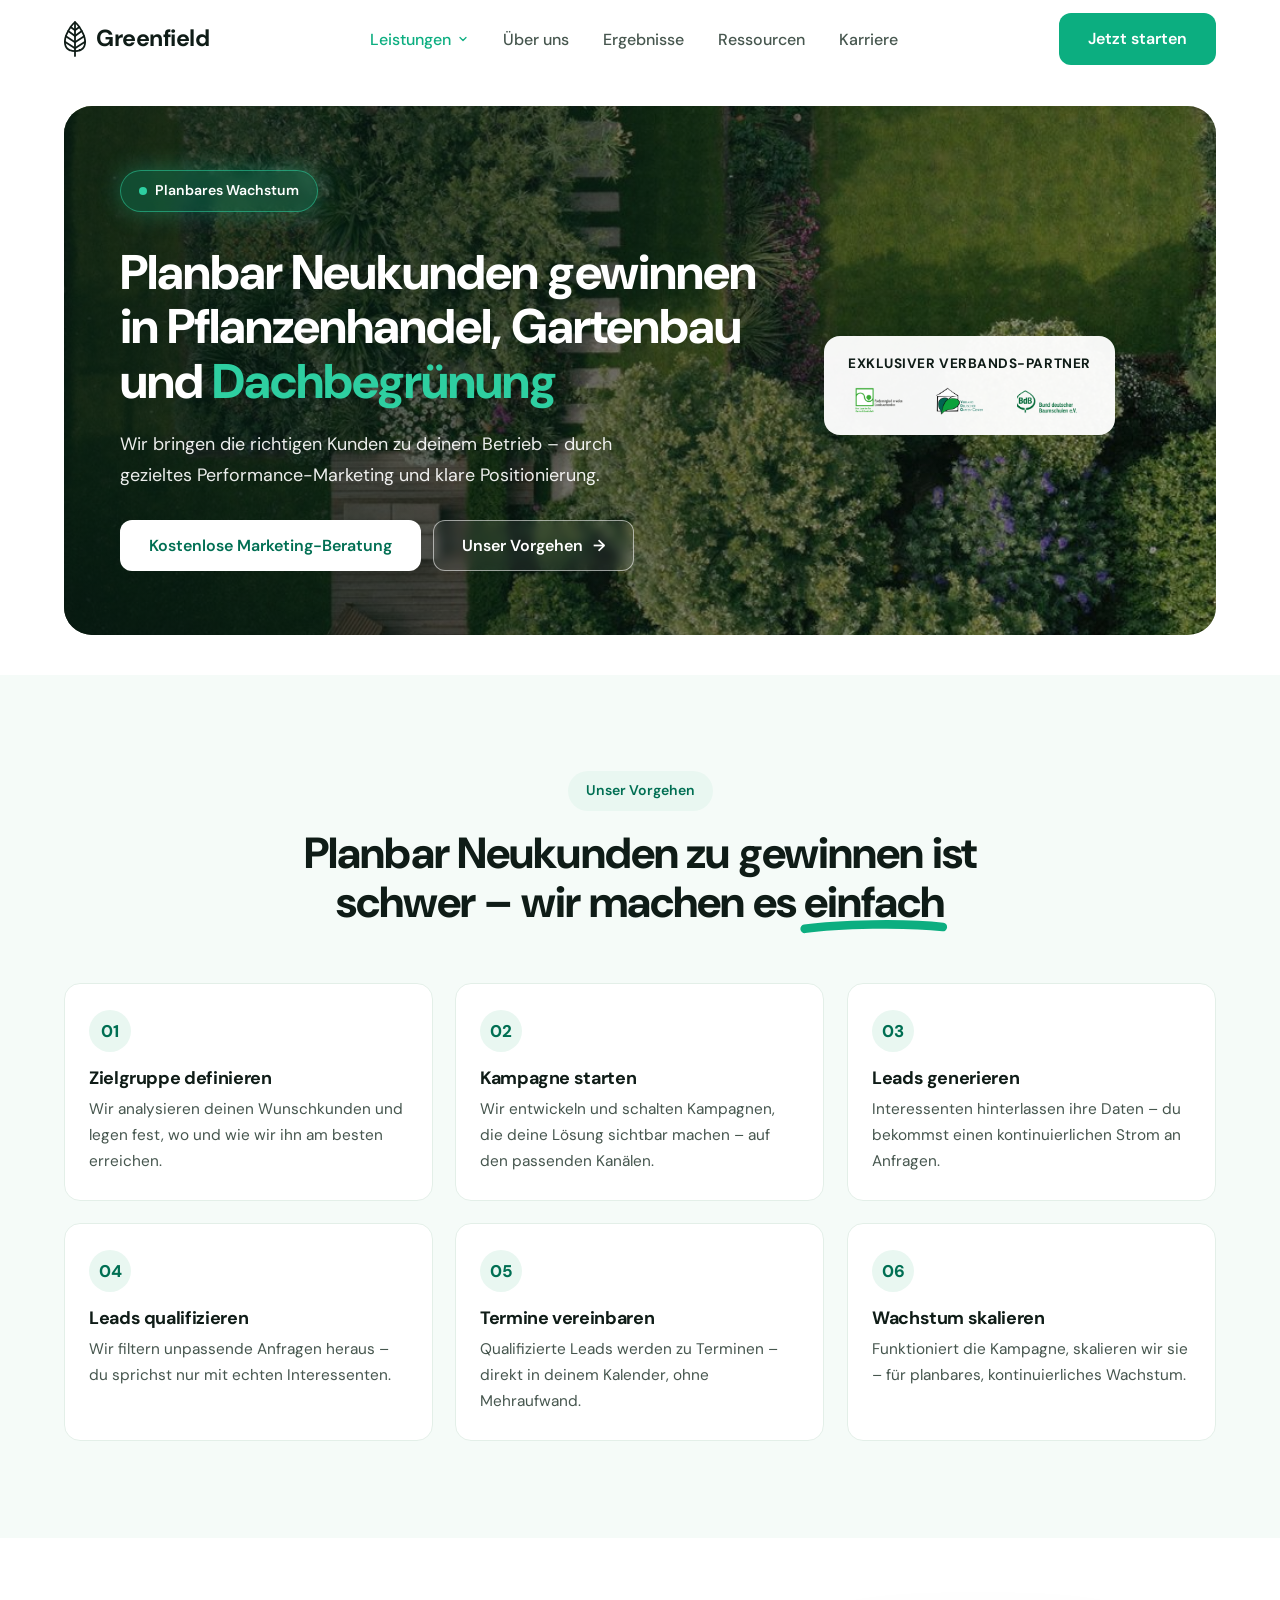
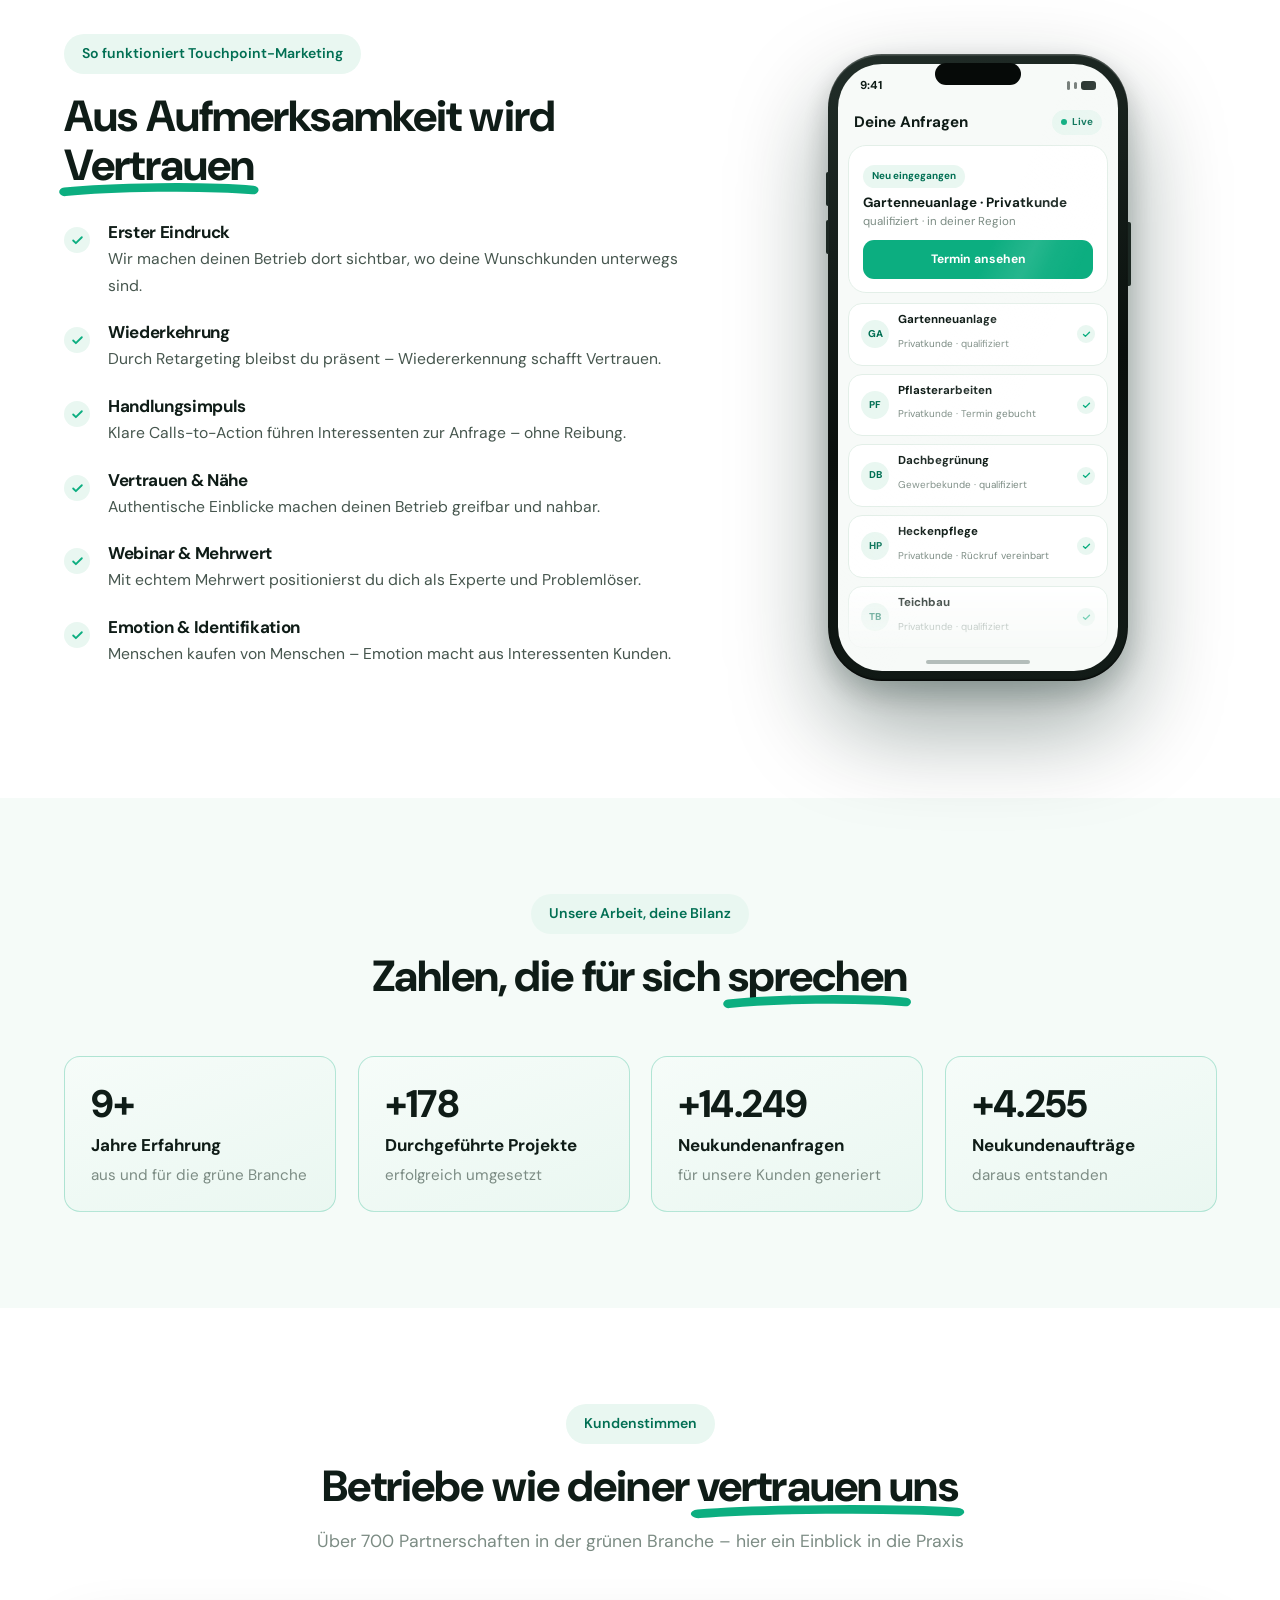
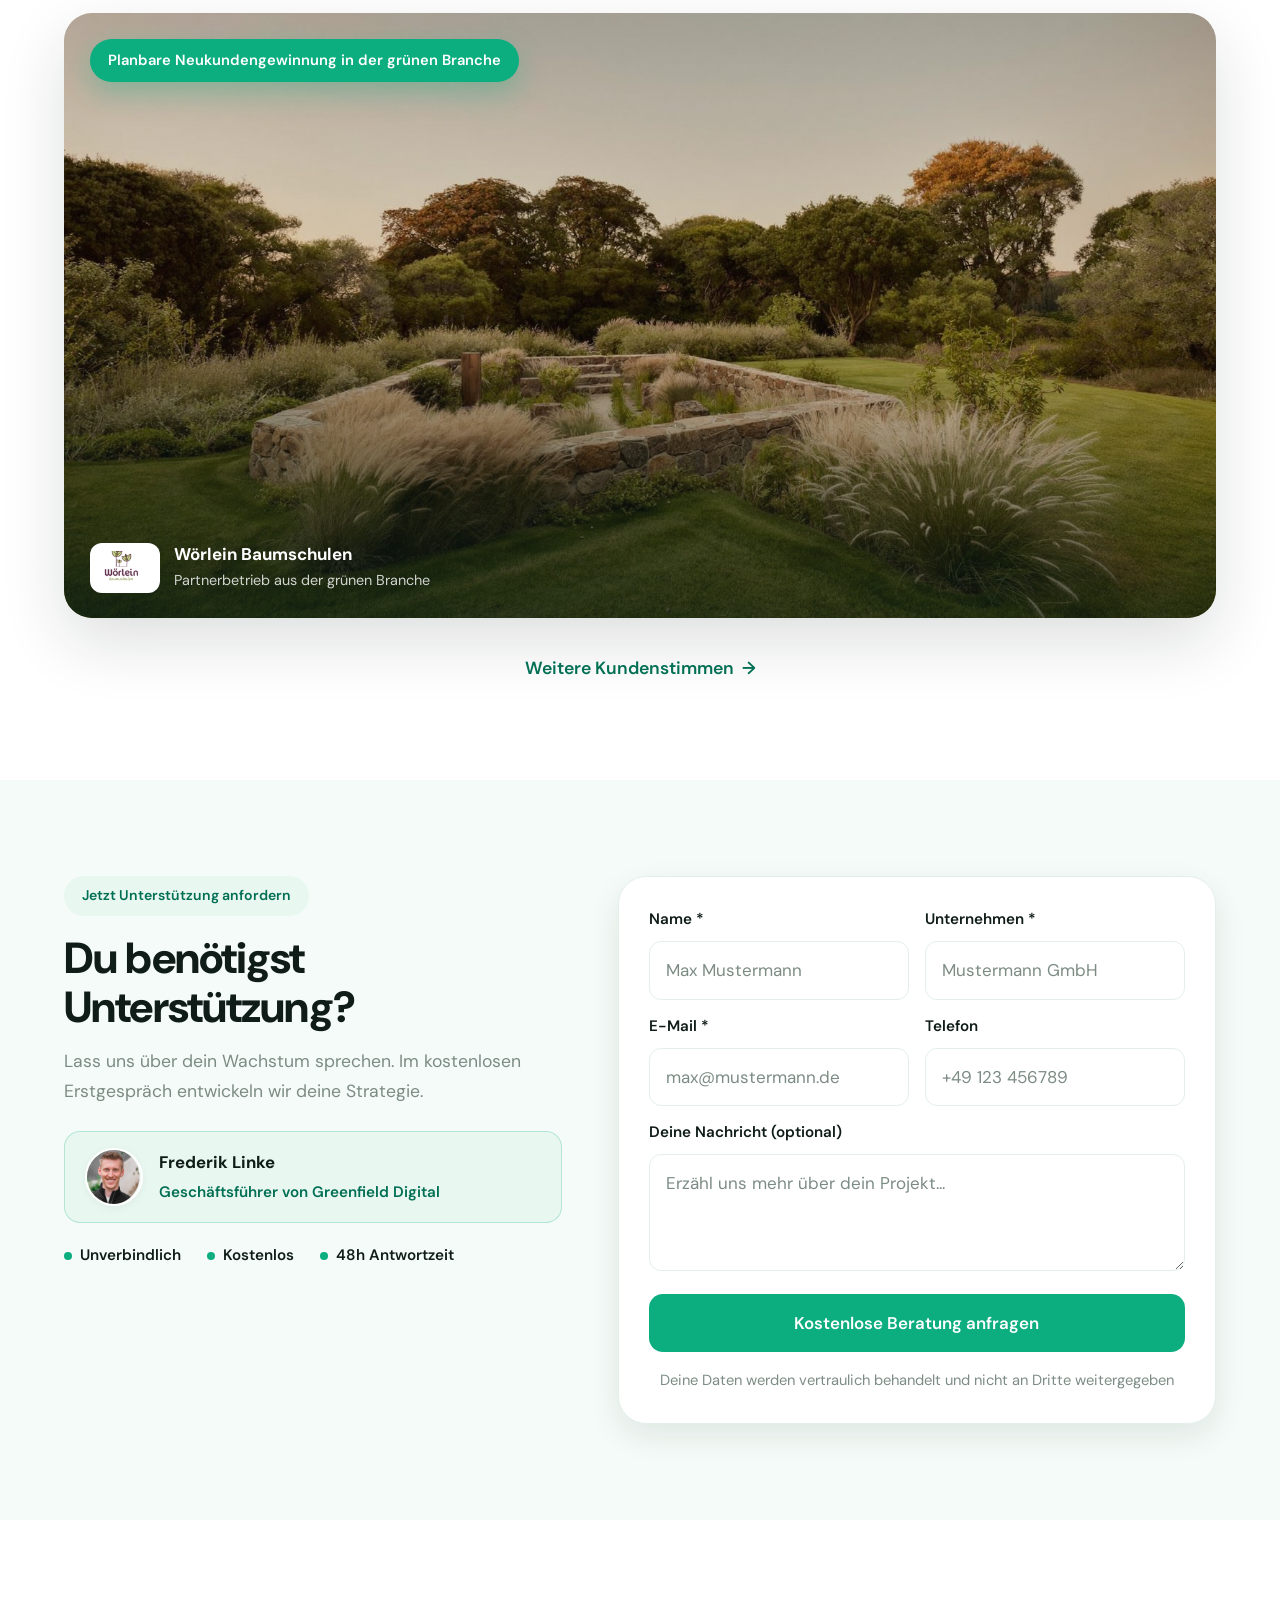
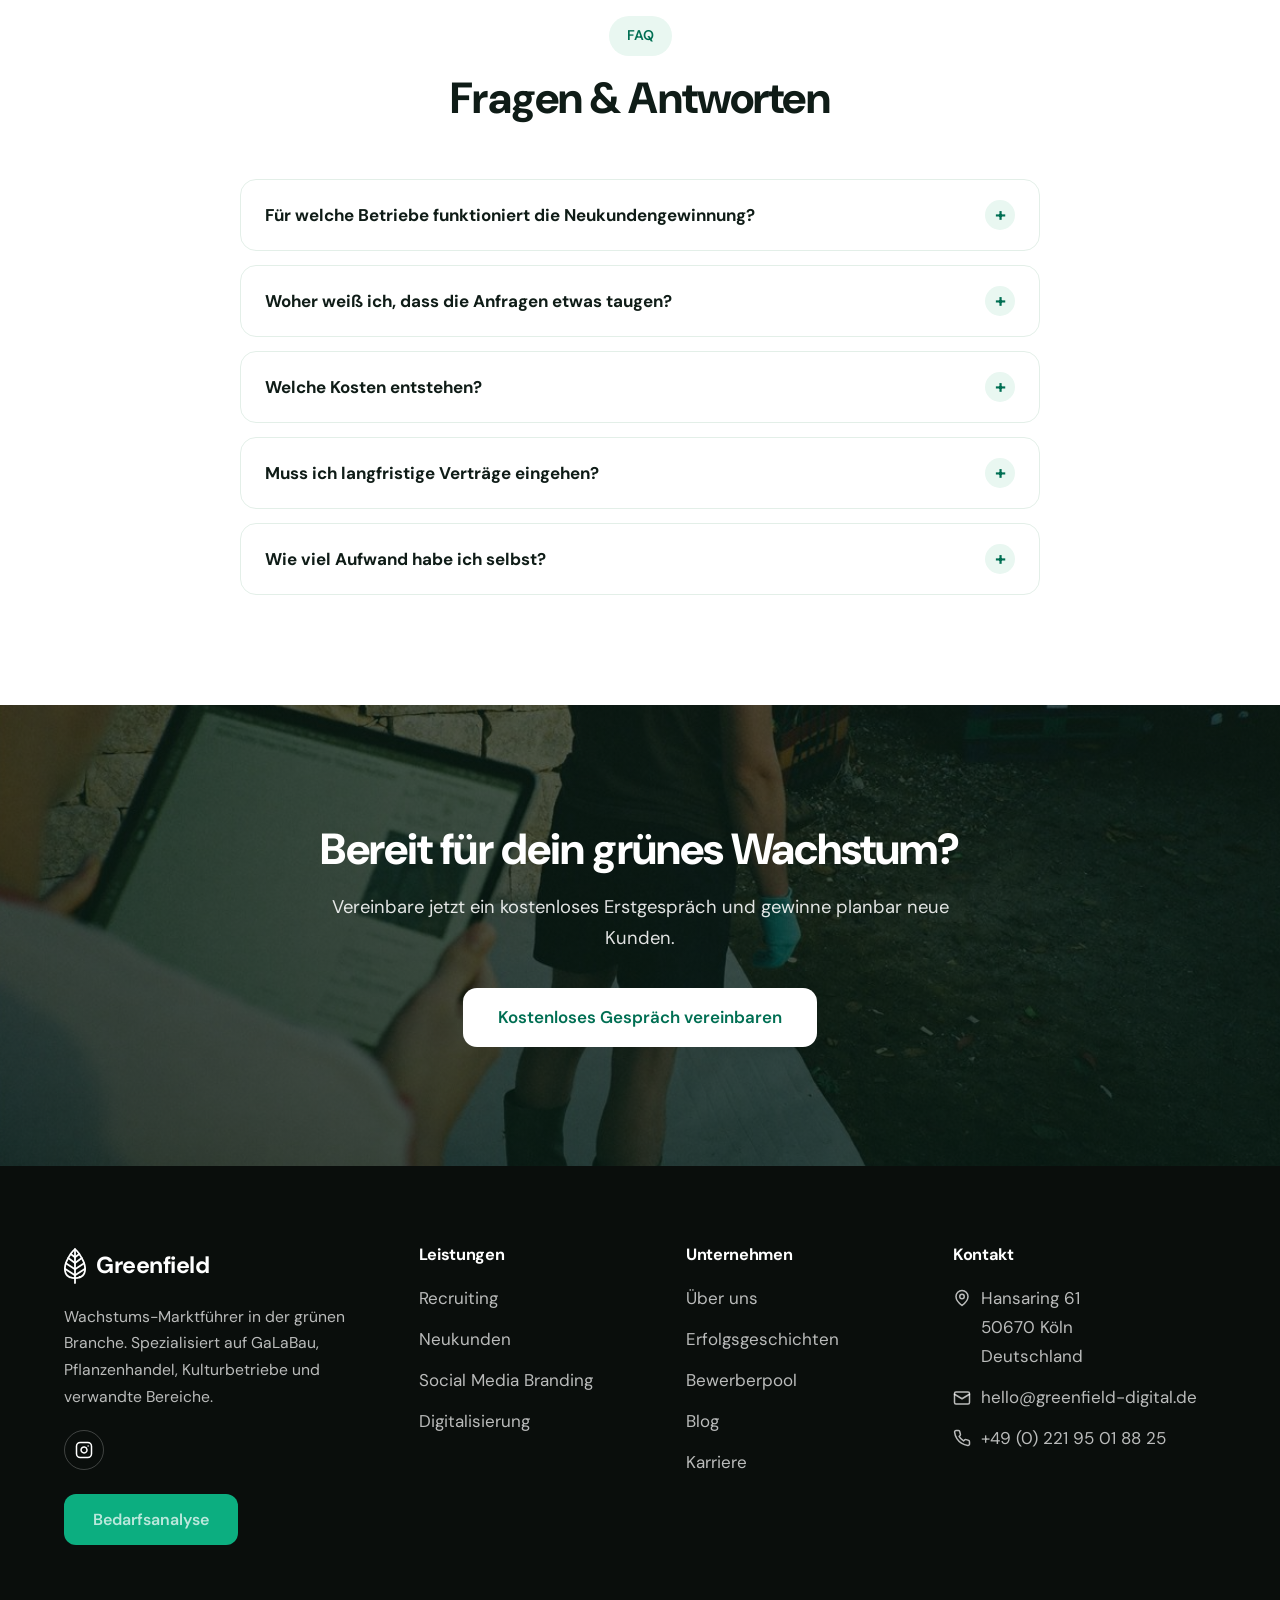
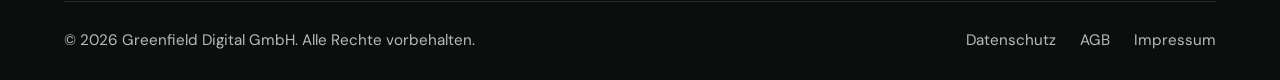
<file: neukundengewinnung.html>
<!DOCTYPE html>
<html lang="de">
<head>
  <meta charset="UTF-8">
  <meta name="viewport" content="width=device-width, initial-scale=1.0">
  <title>Neukundengewinnung für die grüne Branche – Greenfield Digital</title>
  <meta name="description" content="Planbar Neukunden gewinnen in Pflanzenhandel, Gartenbau und Dachbegrünung – mit Performance-Marketing und vorqualifizierten Anfragen.">
  <!-- TODO vor Go-Live auf greenfield-digital.de: noindex entfernen! -->
  <meta name="robots" content="noindex">
  <meta property="og:title" content="Neukundengewinnung für die grüne Branche – Greenfield Digital">
  <meta property="og:description" content="Planbar Neukunden gewinnen in Pflanzenhandel, Gartenbau und Dachbegrünung – mit Performance-Marketing und vorqualifizierten Anfragen.">
  <meta property="og:type" content="website">
  <!-- TODO Go-Live: og:image-Domain auf greenfield-digital.de umstellen -->
  <meta property="og:image" content="https://frdlnk-gc.github.io/greenfield-digital-website/assets/img/side-neukunden.jpg">
  <meta name="theme-color" content="#0CAE80">
  <link rel="icon" type="image/svg+xml" href="assets/img/favicon.svg">
  <link rel="icon" type="image/png" href="assets/img/favicon.png">
  <link rel="apple-touch-icon" href="assets/img/apple-touch-icon.png">
  <link rel="preconnect" href="https://fonts.googleapis.com">
  <link rel="preconnect" href="https://fonts.gstatic.com" crossorigin>
  <link href="https://fonts.googleapis.com/css2?family=DM+Sans:opsz,wght@9..40,400;9..40,500;9..40,600;9..40,700;9..40,800&display=swap" rel="stylesheet">
  <link rel="stylesheet" href="assets/css/foundation.css">
  <style>
    .tp-grid { display: grid; grid-template-columns: 1.3fr 1fr; gap: 56px; align-items: center; }
    .tp-list { margin-bottom: 34px; }
    .tp-list li { display: flex; gap: 18px; margin-bottom: 24px; }
    .tp-num {
      flex: 0 0 46px; height: 46px;
      border-radius: 50%;
      background: var(--mint); color: var(--green-700);
      font-weight: 800;
      display: flex; align-items: center; justify-content: center;
    }
    .tp-list h4 { margin-bottom: 4px; }
    .tp-list p { font-size: .98rem; }
    @media (max-width: 900px) {
      .tp-grid { grid-template-columns: 1fr; gap: 30px; }
      .phone-mock { width: min(270px, 76vw); margin-top: 6px; }
      .phone-mock .screen { min-height: 430px; }
      .pm-toast { right: -4px; top: 70px; font-size: .76rem; }
    }
    .stats-grid-4 { display: grid; grid-template-columns: repeat(4, 1fr); gap: 22px; }
    @media (max-width: 1024px) { .stats-grid-4 { grid-template-columns: 1fr 1fr; } }
    @media (max-width: 560px) { .stats-grid-4 { grid-template-columns: repeat(2, minmax(0, 1fr)); gap: 12px; } }
    .tp-check {
      flex: 0 0 26px; height: 26px; margin-top: 4px;
      border-radius: 50%;
      background: var(--mint) center / 13px no-repeat;
      background-image: url("data:image/svg+xml,%3Csvg xmlns='http://www.w3.org/2000/svg' viewBox='0 0 24 24' fill='none' stroke='%230CAE80' stroke-width='3.4' stroke-linecap='round' stroke-linejoin='round'%3E%3Cpath d='M20 6 9 17l-5-5'/%3E%3C/svg%3E");
    }
  </style>
</head>
<body>

  <svg xmlns="http://www.w3.org/2000/svg" style="display:none" aria-hidden="true"><defs><g id="gf-leaf"><path transform="matrix(1,0,0,-1,66.15234,55.992677)" d="M23.574303 25.10035 24.620106 25.58577 24.620085 25.585816 23.574303 25.10035ZM12.995802 40.06275 13.745462 40.938734 12.995891 41.580217 12.246243 40.93882 12.995802 40.06275ZM2.416528 25.10035 1.370747 25.585816 1.370725 25.58577 2.416528 25.10035ZM.963188 9.17907 2.028077 9.62105 2.028033 9.621157 .963188 9.17907ZM9.088648 3.287144 9.264523 4.42662 9.237376 4.430809 9.210061 4.433704 9.088648 3.287144ZM12.995802 2.68409 12.819927 1.544613 12.995819 1.517464 13.17171 1.544621 12.995802 2.68409ZM16.902184 3.287144 16.780772 4.433704 16.753439 4.430809 16.726275 4.426617 16.902184 3.287144ZM25.027644 9.17907 23.9628 9.621157 23.962754 9.62105 25.027644 9.17907ZM23.574303 25.10035 24.620085 25.585816C21.064307 33.24562 17.151864 38.023557 13.745462 40.938734L12.995802 40.06275 12.246141 39.18677C15.366294 36.51656 19.091013 32.019914 22.52852 24.614886L23.574303 25.10035ZM12.995802 40.06275 12.246243 40.93882C8.838986 38.023599 4.926521 33.245615 1.370747 25.585816L2.416528 25.10035 3.46231 24.614886C6.899823 32.019926 10.624522 36.516519 13.74536 39.186685L12.995802 40.06275ZM2.416528 25.10035 1.370725 25.58577C.316806 23.31517-.583657 20.429493-.962011 17.471108-1.338918 14.524046-1.20993 11.406448-.101657 8.73698L.963188 9.17907 2.028033 9.621157C1.129202 11.786146 .977457 14.458805 1.325295 17.17858 1.671685 19.887028 2.501445 22.544764 3.462332 24.614933L2.416528 25.10035ZM.963188 9.17907-.101701 8.737087C2.307079 2.933487 8.08656 2.233845 8.967236 2.140587L9.088648 3.287144 9.210061 4.433704C8.417892 4.51759 3.90153 5.107239 2.028077 9.62105L.963188 9.17907ZM9.088648 3.287144 8.912774 2.147671 12.819927 1.544613 12.995802 2.68409 13.171676 3.823563 9.264523 4.42662 9.088648 3.287144ZM12.995802 2.68409 13.17171 1.544621 17.07809 2.147675 16.902184 3.287144 16.726275 4.426617 12.819894 3.823559 12.995802 2.68409ZM16.902184 3.287144 17.023596 2.140587C17.90427 2.233845 23.683753 2.933487 26.092532 8.737087L25.027644 9.17907 23.962754 9.62105C22.0893 5.107239 17.572939 4.51759 16.780772 4.433704L16.902184 3.287144ZM25.027644 9.17907 26.092488 8.73698C27.200762 11.406448 27.32975 14.524046 26.952843 17.471108 26.574488 20.429493 25.674025 23.31517 24.620106 25.58577L23.574303 25.10035 22.5285 24.614933C23.489388 22.544764 24.319148 19.887028 24.665537 17.17858 25.013375 14.458805 24.86163 11.786146 23.9628 9.621157L25.027644 9.17907Z"/><path transform="matrix(1,0,0,-1,78.76465,61.739748)" d="M1.538061 45.809885C1.538061 46.44665 1.02186 46.962854 .385093 46.962854-.251674 46.962854-.767875 46.44665-.767875 45.809885H.385093 1.538061ZM-.767875 2.305935C-.767875 1.66917-.251674 1.152969 .385093 1.152969 1.02186 1.152969 1.538061 1.66917 1.538061 2.305935H.385093-.767875ZM.385093 45.809885H-.767875V2.305935H.385093 1.538061V45.809885H.385093Z"/><path transform="matrix(1,0,0,-1,79.14746,52.065187)" d="M-.630466 3.59236C-1.163599 3.244164-1.31352 2.529704-.965323 1.996572-.617126 1.463438 .097333 1.313519 .630466 1.661716L0 2.627038-.630466 3.59236ZM13.625811 10.149164C14.158943 10.497361 14.308864 11.21182 13.960667 11.744953 13.61247 12.278086 12.89801 12.428006 12.364878 12.079809L12.995344 11.114487 13.625811 10.149164ZM0 2.627038 .630466 1.661716 13.625811 10.149164 12.995344 11.114487 12.364878 12.079809-.630466 3.59236 0 2.627038Z"/><path transform="matrix(1,0,0,-1,79.14746,44.44507)" d="M-.639479 3.584477C-1.169328 3.231302-1.312551 2.515471-.959376 1.985622-.606201 1.455773 .109631 1.312551 .639479 1.665726L0 2.625101-.639479 3.584477ZM12.407919 9.510069C12.937767 9.863243 13.08099 10.579075 12.727815 11.108924 12.37464 11.638772 11.658809 11.781995 11.12896 11.42882L11.768439 10.469444 12.407919 9.510069ZM0 2.625101 .639479 1.665726 12.407919 9.510069 11.768439 10.469444 11.12896 11.42882-.639479 3.584477 0 2.625101Z"/><path transform="matrix(1,0,0,-1,79.14746,36.404298)" d="M-.684337 3.539631C-1.196808 3.161683-1.30586 2.439855-.927911 1.927383-.549963 1.414912 .171865 1.30586 .684337 1.683809L0 2.61172-.684337 3.539631ZM9.465996 8.160301C9.978467 8.53825 10.087519 9.260078 9.70957 9.77255 9.331622 10.285021 8.609794 10.394073 8.097322 10.016125L8.781659 9.088213 9.465996 8.160301ZM0 2.61172 .684337 1.683809 9.465996 8.160301 8.781659 9.088213 8.097322 10.016125-.684337 3.539631 0 2.61172Z"/><path transform="matrix(1,0,0,-1,79.14746,28.924805)" d="M-.684366 3.539598C-1.196825 3.161633-1.305854 2.439802-.927889 1.927343-.549924 1.414884 .171907 1.305855 .684366 1.68382L0 2.611709-.684366 3.539598ZM6.283617 5.813556C6.796077 6.191521 6.905106 6.913352 6.527141 7.425812 6.149176 7.938271 5.427344 8.0473 4.914885 7.669335L5.599251 6.741446 6.283617 5.813556ZM0 2.611709 .684366 1.68382 6.283617 5.813556 5.599251 6.741446 4.914885 7.669335-.684366 3.539598 0 2.611709Z"/><path transform="matrix(1,0,0,-1,66.1582,52.06494)" d="M12.359464 1.661729C12.892588 1.313519 13.607051 1.463423 13.95526 1.996548 14.30347 2.529673 14.153566 3.244135 13.620441 3.592345L12.989953 2.627037 12.359464 1.661729ZM.630489 12.076713C.097365 12.424922-.617098 12.275019-.965308 11.741894-1.313517 11.208769-1.163614 10.494307-.630489 10.146096L0 11.111404 .630489 12.076713ZM12.989953 2.627037 13.620441 3.592345 .630489 12.076713 0 11.111404-.630489 10.146096 12.359464 1.661729 12.989953 2.627037Z"/><path transform="matrix(1,0,0,-1,67.37695,44.44507)" d="M11.12896 1.665726C11.658809 1.312551 12.37464 1.455773 12.727815 1.985622 13.08099 2.515471 12.937767 3.231302 12.407919 3.584477L11.768439 2.625101 11.12896 1.665726ZM.639479 11.42882C.109631 11.781995-.606201 11.638772-.959376 11.108924-1.312551 10.579075-1.169328 9.863243-.639479 9.510069L0 10.469444 .639479 11.42882ZM11.768439 2.625101 12.407919 3.584477 .639479 11.42882 0 10.469444-.639479 9.510069 11.12896 1.665726 11.768439 2.625101Z"/><path transform="matrix(1,0,0,-1,70.37012,36.404298)" d="M8.097322 1.683809C8.609794 1.30586 9.331622 1.414912 9.70957 1.927383 10.087519 2.439855 9.978467 3.161683 9.465996 3.539631L8.781659 2.61172 8.097322 1.683809ZM.684337 10.016125C.171865 10.394073-.549963 10.285021-.927911 9.77255-1.30586 9.260078-1.196808 8.53825-.684337 8.160301L0 9.088213 .684337 10.016125ZM8.781659 2.61172 9.465996 3.539631 .684337 10.016125 0 9.088213-.684337 8.160301 8.097322 1.683809 8.781659 2.61172Z"/><path transform="matrix(1,0,0,-1,73.55078,28.924805)" d="M4.914885 1.68382C5.427344 1.305855 6.149176 1.414884 6.527141 1.927343 6.905106 2.439802 6.796077 3.161633 6.283617 3.539598L5.599251 2.611709 4.914885 1.68382ZM.684366 7.669335C.171907 8.0473-.549924 7.938271-.927889 7.425812-1.305854 6.913352-1.196825 6.191521-.684366 5.813556L0 6.741446 .684366 7.669335ZM5.599251 2.611709 6.283617 3.539598 .684366 7.669335 0 6.741446-.684366 5.813556 4.914885 1.68382 5.599251 2.611709Z"/></g></defs></svg>

  <header class="site-nav" id="nav">
    <div class="inner">
      <a class="brand" href="index.html" aria-label="Greenfield Digital – Startseite">
        <span class="mark"><svg viewBox="65 14.41 28.3 46.17" fill="currentColor" aria-hidden="true"><use href="#gf-leaf"/></svg></span>
        <span class="word">Greenfield</span>
      </a>
      <nav aria-label="Hauptnavigation">
        <ul class="nav-links" id="navLinks">
          <li class="has-drop">
            <a href="index.html#leistungen" class="active">Leistungen
              <svg class="caret" width="12" height="12" viewBox="0 0 24 24" fill="none" stroke="currentColor" stroke-width="2.5" stroke-linecap="round" stroke-linejoin="round" aria-hidden="true"><path d="m6 9 6 6 6-6"/></svg>
            </a>
            <ul class="drop">
              <li><a href="recruiting.html">Recruiting<small>Nachhaltige Personalgewinnung</small></a></li>
              <li><a href="neukundengewinnung.html">Neukundengewinnung<small>Planbar neue Aufträge</small></a></li>
              <li><a href="social-media.html">Social Media Branding<small>Platzhirsch in der Region</small></a></li>
              <li><a href="digitalisierung.html">Digitalisierung &amp; KI<small>Prozesse neu gedacht</small></a></li>
            </ul>
          </li>
          <li><a href="ueber-uns.html">Über uns</a></li>
          <li><a href="ergebnisse.html">Ergebnisse</a></li>
          <li><a href="blog.html">Ressourcen</a></li>
          <li><a href="karriere.html">Karriere</a></li>
        </ul>
      </nav>
      <div style="display:flex; align-items:center; gap:10px;">
        <a class="btn btn--primary nav-cta-desktop" href="#kontakt">Jetzt starten</a>
        <button class="nav-burger" id="burger" aria-label="Menü öffnen" aria-expanded="false" aria-controls="navLinks">
          <span class="nb-line" aria-hidden="true"></span><span class="nb-line" aria-hidden="true"></span><span class="nb-line" aria-hidden="true"></span>
        </button>
      </div>
    </div>
  </header>

  <main>

    <section class="page-hero">
      <div class="container">
        <div class="hero-card reveal in">
          <div class="bg" style="background-image:url('assets/img/side-neukunden.jpg')" aria-hidden="true"></div>
          <div class="hero-inner">
            <span class="pill pill--glow"><span class="dot"></span>Planbares Wachstum</span>
            <h1>Planbar Neukunden gewinnen in Pflanzenhandel, Gartenbau und <span class="accent">Dachbegrünung</span></h1>
            <p class="sub">Wir bringen die richtigen Kunden zu deinem Betrieb – durch gezieltes Performance-Marketing und klare Positionierung.</p>
            <div class="hero-actions"><a class="btn btn--white is-green-text" href="#kontakt">Kostenlose Marketing-Beratung</a><a class="btn btn--ghost" href="#vorgehen">Unser Vorgehen<span class="arr">→</span></a></div>
          </div>
          <div class="partner-mini reveal" style="--d:.2s">
              <span>Exklusiver Verbands-Partner</span>
              <div class="pm-logos"><img src="assets/img/partner-1.png" alt="Verbandspartner – Die Experten für Garten &amp; Landschaft"><img src="assets/img/partner-2.png" alt="Verband Deutscher Garten-Center"><img src="assets/img/partner-3.png" alt="Bund deutscher Baumschulen e.V."></div>
            </div>
        </div>
      </div>
    </section>
    <section class="section section--tint" id="vorgehen">
      <div class="container">
        <div class="section-head reveal">
          <span class="pill">Unser Vorgehen</span>
          <h2>Planbar Neukunden zu gewinnen ist schwer – wir machen es <span class="mark-u">einfach<svg viewBox="0 0 240 24" preserveAspectRatio="none" aria-hidden="true"><path d="M6 16 C 60 8, 175 6, 234 13"/></svg></span></h2>
        </div>
        <div class="steps-grid cols-3 m-carousel">
          <div class="step-card reveal">
            <span class="num">01</span>
            <h4>Zielgruppe definieren</h4>
            <p>Wir analysieren deinen Wunschkunden und legen fest, wo und wie wir ihn am besten erreichen.</p>
          </div>
          <div class="step-card reveal" style="--d:.1s">
            <span class="num">02</span>
            <h4>Kampagne starten</h4>
            <p>Wir entwickeln und schalten Kampagnen, die deine Lösung sichtbar machen – auf den passenden Kanälen.</p>
          </div>
          <div class="step-card reveal" style="--d:.2s">
            <span class="num">03</span>
            <h4>Leads generieren</h4>
            <p>Interessenten hinterlassen ihre Daten – du bekommst einen kontinuierlichen Strom an Anfragen.</p>
          </div>
          <div class="step-card reveal">
            <span class="num">04</span>
            <h4>Leads qualifizieren</h4>
            <p>Wir filtern unpassende Anfragen heraus – du sprichst nur mit echten Interessenten.</p>
          </div>
          <div class="step-card reveal" style="--d:.1s">
            <span class="num">05</span>
            <h4>Termine vereinbaren</h4>
            <p>Qualifizierte Leads werden zu Terminen – direkt in deinem Kalender, ohne Mehraufwand.</p>
          </div>
          <div class="step-card reveal" style="--d:.2s">
            <span class="num">06</span>
            <h4>Wachstum skalieren</h4>
            <p>Funktioniert die Kampagne, skalieren wir sie – für planbares, kontinuierliches Wachstum.</p>
          </div>
        </div>
      </div>
    </section>
    <section class="section">
      <div class="container">
        <div class="tp-grid">
          <div>
            <div class="section-head left reveal" style="margin-bottom:34px;">
              <span class="pill">So funktioniert Touchpoint-Marketing</span>
              <h2>Aus Aufmerksamkeit wird <span class="mark-u">Vertrauen<svg viewBox="0 0 240 24" preserveAspectRatio="none" aria-hidden="true"><path d="M6 16 C 60 8, 175 6, 234 13"/></svg></span></h2>
            </div>
            <ul class="tp-list">
          <li class="reveal" style="--d:.0s"><span class="tp-check"></span><div><h4>Erster Eindruck</h4><p>Wir machen deinen Betrieb dort sichtbar, wo deine Wunschkunden unterwegs sind.</p></div></li>
          <li class="reveal" style="--d:.1s"><span class="tp-check"></span><div><h4>Wiederkehrung</h4><p>Durch Retargeting bleibst du präsent – Wiedererkennung schafft Vertrauen.</p></div></li>
          <li class="reveal" style="--d:.2s"><span class="tp-check"></span><div><h4>Handlungsimpuls</h4><p>Klare Calls-to-Action führen Interessenten zur Anfrage – ohne Reibung.</p></div></li>
          <li class="reveal" style="--d:.3s"><span class="tp-check"></span><div><h4>Vertrauen &amp; Nähe</h4><p>Authentische Einblicke machen deinen Betrieb greifbar und nahbar.</p></div></li>
          <li class="reveal" style="--d:.4s"><span class="tp-check"></span><div><h4>Webinar &amp; Mehrwert</h4><p>Mit echtem Mehrwert positionierst du dich als Experte und Problemlöser.</p></div></li>
          <li class="reveal" style="--d:.5s"><span class="tp-check"></span><div><h4>Emotion &amp; Identifikation</h4><p>Menschen kaufen von Menschen – Emotion macht aus Interessenten Kunden.</p></div></li>
            </ul>
          </div>
            <div class="phone-mock reveal" aria-hidden="true">
              <div class="pm-toast"><span class="dot-ok"></span>Neue Kundenanfrage</div>
              <span class="island"></span>
              <div class="screen">
                <div class="statusbar"><span>9:41</span><span class="sb-icons"><i class="i2"></i><i class="i2" style="height:7px"></i><i class="i1"></i></span></div>
                <div class="app-head"><b>Deine Anfragen</b><span class="live"><i></i>Live</span></div>
                <div class="pm-job" style="margin-top:0;">
                  <span class="tagline">Neu eingegangen</span>
                  <b>Gartenneuanlage · Privatkunde</b>
                  <small>qualifiziert · in deiner Region</small>
                  <div class="pm-btn">Termin ansehen</div>
                </div>
                <div class="pm-feed">
                  <ul>
                    <li><span class="av">GA</span><span><b>Gartenneuanlage</b><small>Privatkunde · qualifiziert</small></span><span class="ok"></span></li>
                    <li><span class="av">PF</span><span><b>Pflasterarbeiten</b><small>Privatkunde · Termin gebucht</small></span><span class="ok"></span></li>
                    <li><span class="av">DB</span><span><b>Dachbegrünung</b><small>Gewerbekunde · qualifiziert</small></span><span class="ok"></span></li>
                    <li><span class="av">HP</span><span><b>Heckenpflege</b><small>Privatkunde · Rückruf vereinbart</small></span><span class="ok"></span></li>
                    <li><span class="av">TB</span><span><b>Teichbau</b><small>Privatkunde · qualifiziert</small></span><span class="ok"></span></li>
                    <li><span class="av">GA</span><span><b>Gartenneuanlage</b><small>Privatkunde · qualifiziert</small></span><span class="ok"></span></li>
                    <li><span class="av">PF</span><span><b>Pflasterarbeiten</b><small>Privatkunde · Termin gebucht</small></span><span class="ok"></span></li>
                    <li><span class="av">DB</span><span><b>Dachbegrünung</b><small>Gewerbekunde · qualifiziert</small></span><span class="ok"></span></li>
                    <li><span class="av">HP</span><span><b>Heckenpflege</b><small>Privatkunde · Rückruf vereinbart</small></span><span class="ok"></span></li>
                    <li><span class="av">TB</span><span><b>Teichbau</b><small>Privatkunde · qualifiziert</small></span><span class="ok"></span></li>
                  </ul>
                </div>
              </div>
            </div>
        </div>
      </div>
    </section>
    <section class="section section--tint">
      <div class="container">
        <div class="section-head reveal">
          <span class="pill">Unsere Arbeit, deine Bilanz</span>
          <h2>Zahlen, die für sich <span class="mark-u">sprechen<svg viewBox="0 0 240 24" preserveAspectRatio="none" aria-hidden="true"><path d="M6 16 C 60 8, 175 6, 234 13"/></svg></span></h2>
        </div>
        <div class="stats-grid-4">
          <div class="stat-card reveal">
            <div class="num"><span data-count="9">0</span>+</div>
            <div class="label">Jahre Erfahrung</div>
            <p class="desc">aus und für die grüne Branche</p>
          </div>
          <div class="stat-card reveal" style="--d:.1s">
            <div class="num">+<span data-count="180">0</span></div>
            <div class="label">Durchgeführte Projekte</div>
            <p class="desc">erfolgreich umgesetzt</p>
          </div>
          <div class="stat-card reveal" style="--d:.2s">
            <div class="num">+<span data-count="14400" data-sep=".">0</span></div>
            <div class="label">Neukundenanfragen</div>
            <p class="desc">für unsere Kunden generiert</p>
          </div>
          <div class="stat-card reveal" style="--d:.3s">
            <div class="num">+<span data-count="4300" data-sep=".">0</span></div>
            <div class="label">Neukundenaufträge</div>
            <p class="desc">daraus entstanden</p>
          </div>
        </div>
      </div>
    </section>
    <section class="section" id="kundenstimmen">
      <div class="container">
        <div class="section-head reveal">
          <span class="pill">Kundenstimmen</span>
          <h2>Betriebe wie deiner <span class="mark-u">vertrauen uns<svg viewBox="0 0 240 24" preserveAspectRatio="none" aria-hidden="true"><path d="M6 16 C 60 8, 175 6, 234 13"/></svg></span></h2>
          <p class="sub">Über 700 Partnerschaften in der grünen Branche – hier ein Einblick in die Praxis</p>
        </div>
        <div class="testi-card reveal">
          <div class="bg" aria-hidden="true"></div>
          <span class="tag">Planbare Neukundengewinnung in der grünen Branche</span>
          <div class="who">
            <span class="logo-chip"><img src="assets/img/logo-woerlein.png" alt="Wörlein Baumschulen"></span>
            <div>
              <strong>Wörlein Baumschulen</strong>
              <span>Partnerbetrieb aus der grünen Branche</span>
            </div>
          </div>
        </div>
        <div class="testi-more reveal">
          <a class="btn-link" href="ergebnisse.html" style="font-size:1.1rem;">Weitere Kundenstimmen <span class="arr">→</span></a>
        </div>
      </div>
    </section>
        <section class="section section--tint" id="kontakt">
      <div class="container">
        <div class="contact-split">
          <div class="reveal">
            <div class="section-head">
              <span class="pill">Jetzt Unterstützung anfordern</span>
          <h2>Du benötigst Unterstützung?</h2>
          <p class="sub">Lass uns über dein Wachstum sprechen. Im kostenlosen Erstgespräch entwickeln wir deine Strategie.</p>
            </div>
            <div class="founder-strip">
            <img src="assets/img/frederik-linke.jpg" alt="Frederik Linke">
            <div>
              <strong>Frederik Linke</strong>
              <span>Geschäftsführer von Greenfield Digital</span>
            </div>
          </div>
            <div class="trust-dots" style="margin-top:4px;">
              <span>Unverbindlich</span>
                  <span>Kostenlos</span>
                  <span>48h Antwortzeit</span>
            </div>
          </div>
          <div class="contact-card card reveal" style="--d:.12s">
            <form data-webhook="https://hook.eu1.make.com/dpi3yxzn8knq3wimr36vg9hg64oz5l7h" novalidate>
            <div class="form-grid">
              <div class="field">
                <label for="nk-name">Name *</label>
                <input type="text" id="nk-name" name="name" placeholder="Max Mustermann" required autocomplete="name">
              </div>
              <div class="field">
                <label for="nk-unternehmen">Unternehmen *</label>
                <input type="text" id="nk-unternehmen" name="unternehmen" placeholder="Mustermann GmbH" required autocomplete="organization">
              </div>
              <div class="field">
                <label for="nk-email">E-Mail *</label>
                <input type="email" id="nk-email" name="email" placeholder="max@mustermann.de" required autocomplete="email">
              </div>
              <div class="field">
                <label for="nk-telefon">Telefon</label>
                <input type="tel" id="nk-telefon" name="telefon" placeholder="+49 123 456789" autocomplete="tel">
              </div>
              <div class="field full">
                <label for="nk-nachricht">Deine Nachricht (optional)</label>
                <textarea id="nk-nachricht" name="nachricht" rows="3" placeholder="Erzähl uns mehr über dein Projekt..."></textarea>
              </div>
              <div class="hp-field" aria-hidden="true">
                <label for="nk-website">Website</label>
                <input type="text" id="nk-website" name="website" tabindex="-1" autocomplete="off">
              </div>
              
              <div class="full">
                <button type="submit" class="btn btn--primary btn--lg" style="width:100%;">Kostenlose Beratung anfragen</button>
                <p class="form-note">Deine Daten werden vertraulich behandelt und nicht an Dritte weitergegeben</p>
              </div>
            </div>
          </form>
            <div class="form-success" hidden>
            <div class="check-circle"><svg viewBox="0 0 24 24" fill="none" stroke="currentColor" stroke-width="3" stroke-linecap="round" stroke-linejoin="round"><path d="M20 6 9 17l-5-5"/></svg></div>
            <h3>Danke für deine Anfrage!</h3>
            <p>Wir haben alles erhalten und melden uns innerhalb von 48 Stunden persönlich bei dir.</p>
          </div>
          </div>
        </div>
      </div>
    </section>
    <section class="section">
      <div class="container">
        <div class="section-head reveal">
          <span class="pill">FAQ</span>
          <h2>Fragen &amp; Antworten</h2>
        </div>
        <div class="faq">
          <details class="reveal">
            <summary>Für welche Betriebe funktioniert die Neukundengewinnung?</summary>
            <div class="faq-body">Für Betriebe der grünen Branche – Garten- und Landschaftsbau, Baumschulen, Gartencenter, Gartenbau und verwandte Bereiche – vom Familienbetrieb bis zum Mittelständler.</div>
          </details>
          <details class="reveal">
            <summary>Woher weiß ich, dass die Anfragen etwas taugen?</summary>
            <div class="faq-body">Wir qualifizieren jede Anfrage vor, bevor sie bei dir landet. Du sprichst nur mit Interessenten, die zu deinem Angebot und deiner Region passen.</div>
          </details>
          <details class="reveal">
            <summary>Welche Kosten entstehen?</summary>
            <div class="faq-body">Die Kosten variieren je nach Umfang und Anforderungen deines Projekts. Im unverbindlichen Beratungsgespräch erstellen wir dir ein individuelles Angebot.</div>
          </details>
          <details class="reveal">
            <summary>Muss ich langfristige Verträge eingehen?</summary>
            <div class="faq-body">Nein – bei uns gibt es keine festen Vertragslaufzeiten. Du kannst unsere Unterstützung jederzeit in Anspruch nehmen.</div>
          </details>
          <details class="reveal">
            <summary>Wie viel Aufwand habe ich selbst?</summary>
            <div class="faq-body">Sehr wenig: Nach dem Onboarding laufen Kampagnen, Qualifizierung und Terminierung über uns. Du konzentrierst dich auf die Gespräche.</div>
          </details>
        </div>
      </div>
    </section>
    <section class="cta-band">
      <div class="bg" style="background-image:url('assets/img/gen-plan.jpg')" aria-hidden="true"></div>
      <div class="container reveal">
        <h2>Bereit für dein grünes Wachstum?</h2>
        <p>Vereinbare jetzt ein kostenloses Erstgespräch und gewinne planbar neue Kunden.</p>
        <a class="btn btn--white is-green-text btn--lg" href="#kontakt">Kostenloses Gespräch vereinbaren</a>
      </div>
    </section>

  </main>

  <footer class="site-footer">
    <div class="container">
      <div class="cols">
        <div>
          <a class="brand" href="index.html">
            <span class="mark"><svg viewBox="65 14.41 28.3 46.17" fill="currentColor" aria-hidden="true"><use href="#gf-leaf"/></svg></span>
            <span class="word">Greenfield</span>
          </a>
          <p style="font-size:.98rem;">Wachstums-Marktführer in der grünen Branche. Spezialisiert auf GaLaBau, Pflanzenhandel, Kulturbetriebe und verwandte Bereiche.</p>
          <div class="social-row">
            <a href="https://www.instagram.com/greenfield_digital/" target="_blank" rel="noopener" aria-label="Greenfield Digital auf Instagram">
              <svg viewBox="0 0 24 24" fill="none" stroke="currentColor" stroke-width="2" stroke-linecap="round" stroke-linejoin="round"><rect x="2" y="2" width="20" height="20" rx="5"/><path d="M16 11.37A4 4 0 1 1 12.63 8 4 4 0 0 1 16 11.37z"/><line x1="17.5" y1="6.5" x2="17.51" y2="6.5"/></svg>
            </a>
          </div>
          <a class="btn btn--primary" href="index.html#kontakt">Bedarfsanalyse</a>
        </div>
        <div>
          <h4>Leistungen</h4>
          <ul>
            <li><a href="recruiting.html">Recruiting</a></li>
            <li><a href="neukundengewinnung.html">Neukunden</a></li>
            <li><a href="social-media.html">Social Media Branding</a></li>
            <li><a href="digitalisierung.html">Digitalisierung</a></li>
          </ul>
        </div>
        <div>
          <h4>Unternehmen</h4>
          <ul>
            <li><a href="ueber-uns.html">Über uns</a></li>
            <li><a href="ergebnisse.html">Erfolgsgeschichten</a></li>
            <li><a href="bewerberpool.html">Bewerberpool</a></li>
            <li><a href="blog.html">Blog</a></li>
            <li><a href="karriere.html">Karriere</a></li>
          </ul>
        </div>
        <div>
          <h4>Kontakt</h4>
          <ul>
            <li style="display:flex; gap:10px;">
              <svg style="flex:0 0 18px; margin-top:5px;" width="18" height="18" viewBox="0 0 24 24" fill="none" stroke="currentColor" stroke-width="2" stroke-linecap="round" stroke-linejoin="round" aria-hidden="true"><path d="M20 10c0 6-8 12-8 12s-8-6-8-12a8 8 0 0 1 16 0Z"/><circle cx="12" cy="10" r="3"/></svg>
              <span>Hansaring 61<br>50670 Köln<br>Deutschland</span>
            </li>
            <li style="display:flex; gap:10px; align-items:center;">
              <svg style="flex:0 0 18px;" width="18" height="18" viewBox="0 0 24 24" fill="none" stroke="currentColor" stroke-width="2" stroke-linecap="round" stroke-linejoin="round" aria-hidden="true"><rect x="2" y="4" width="20" height="16" rx="2"/><path d="m22 7-10 6L2 7"/></svg>
              <a href="mailto:hello@greenfield-digital.de">hello@greenfield-digital.de</a>
            </li>
            <li style="display:flex; gap:10px; align-items:center;">
              <svg style="flex:0 0 18px;" width="18" height="18" viewBox="0 0 24 24" fill="none" stroke="currentColor" stroke-width="2" stroke-linecap="round" stroke-linejoin="round" aria-hidden="true"><path d="M22 16.92v3a2 2 0 0 1-2.18 2 19.79 19.79 0 0 1-8.63-3.07 19.5 19.5 0 0 1-6-6 19.79 19.79 0 0 1-3.07-8.67A2 2 0 0 1 4.11 2h3a2 2 0 0 1 2 1.72c.127.96.361 1.903.7 2.81a2 2 0 0 1-.45 2.11L8.09 9.91a16 16 0 0 0 6 6l1.27-1.27a2 2 0 0 1 2.11-.45c.907.339 1.85.573 2.81.7A2 2 0 0 1 22 16.92z"/></svg>
              <a href="tel:+4922195018825">+49 (0) 221 95 01 88 25</a>
            </li>
          </ul>
        </div>
      </div>
      <div class="legal">
        <span>© 2026 Greenfield Digital GmbH. Alle Rechte vorbehalten.</span>
        <span style="display:flex; gap:24px;">
          <a href="datenschutz.html">Datenschutz</a>
          <a href="agb.html">AGB</a>
          <a href="impressum.html">Impressum</a>
        </span>
      </div>
    </div>
  </footer>

  <script src="assets/js/main.js" defer></script>
</body>
</html>
</file>
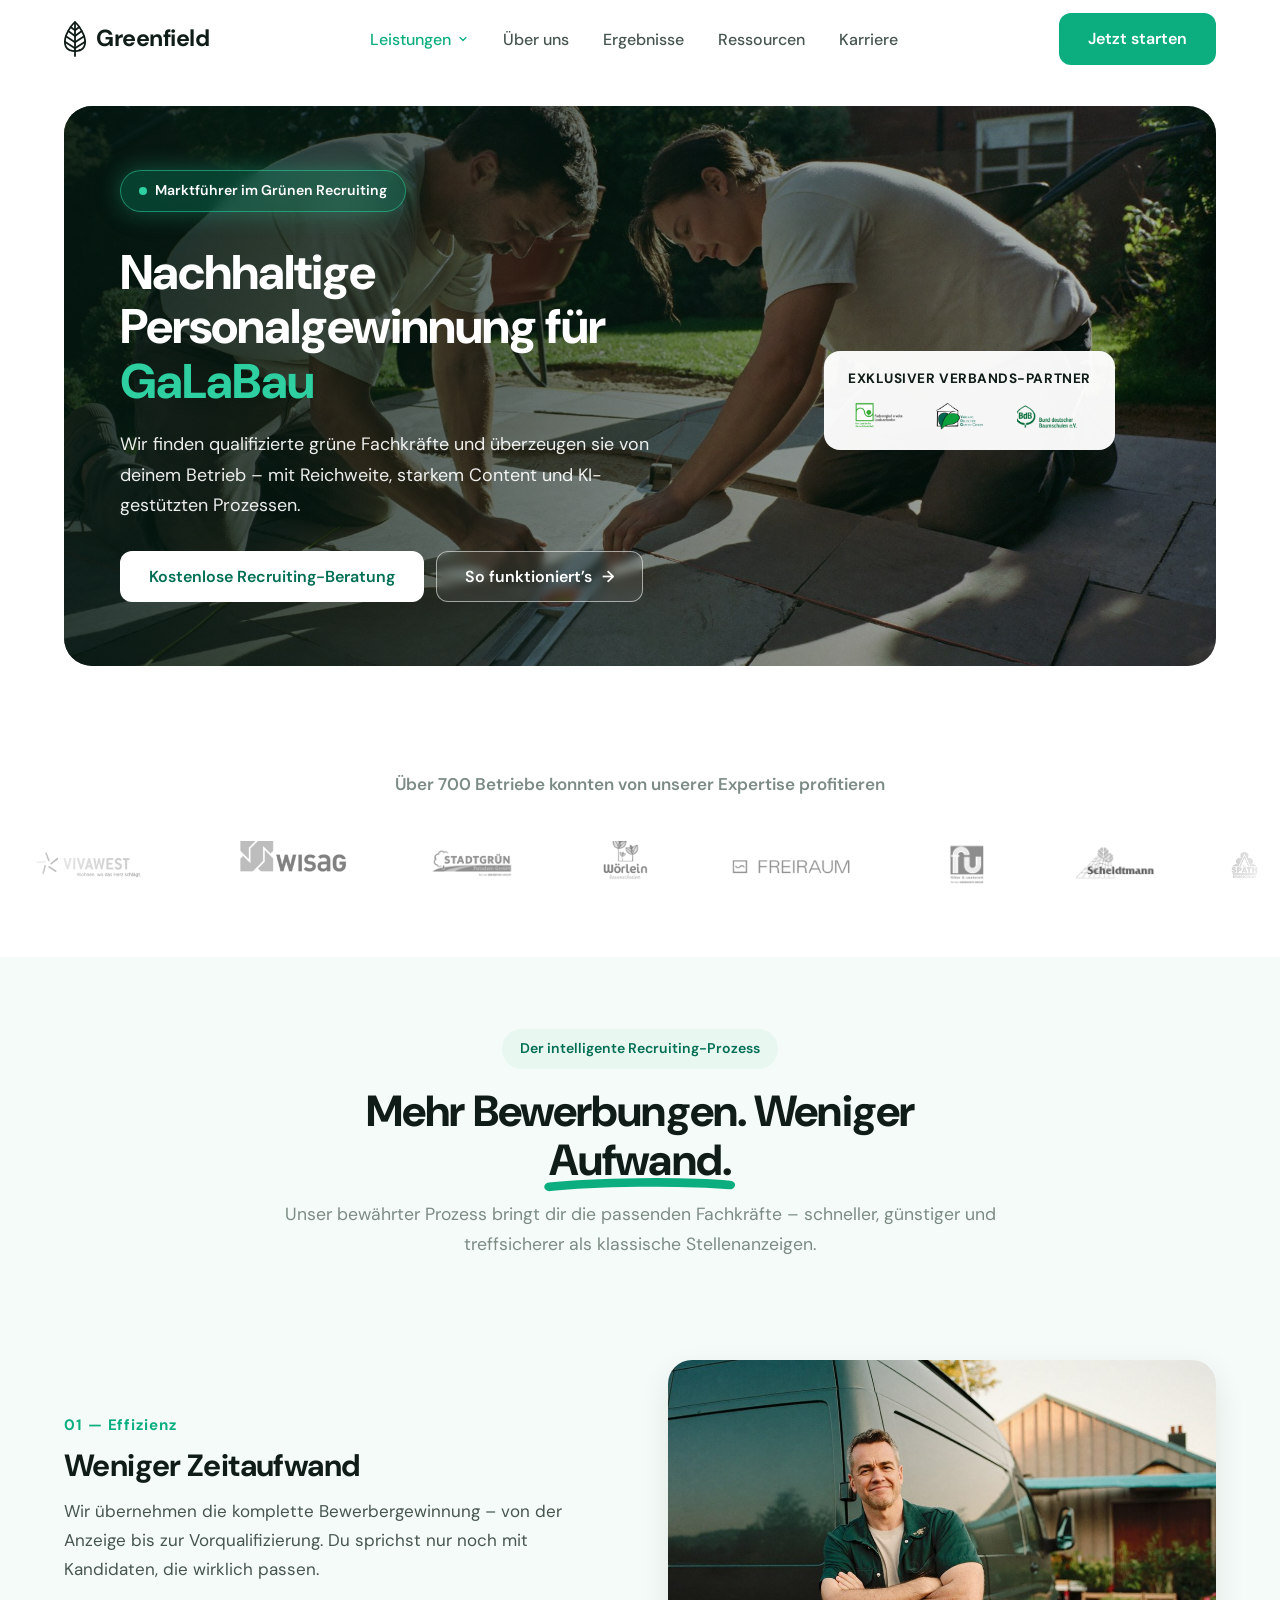
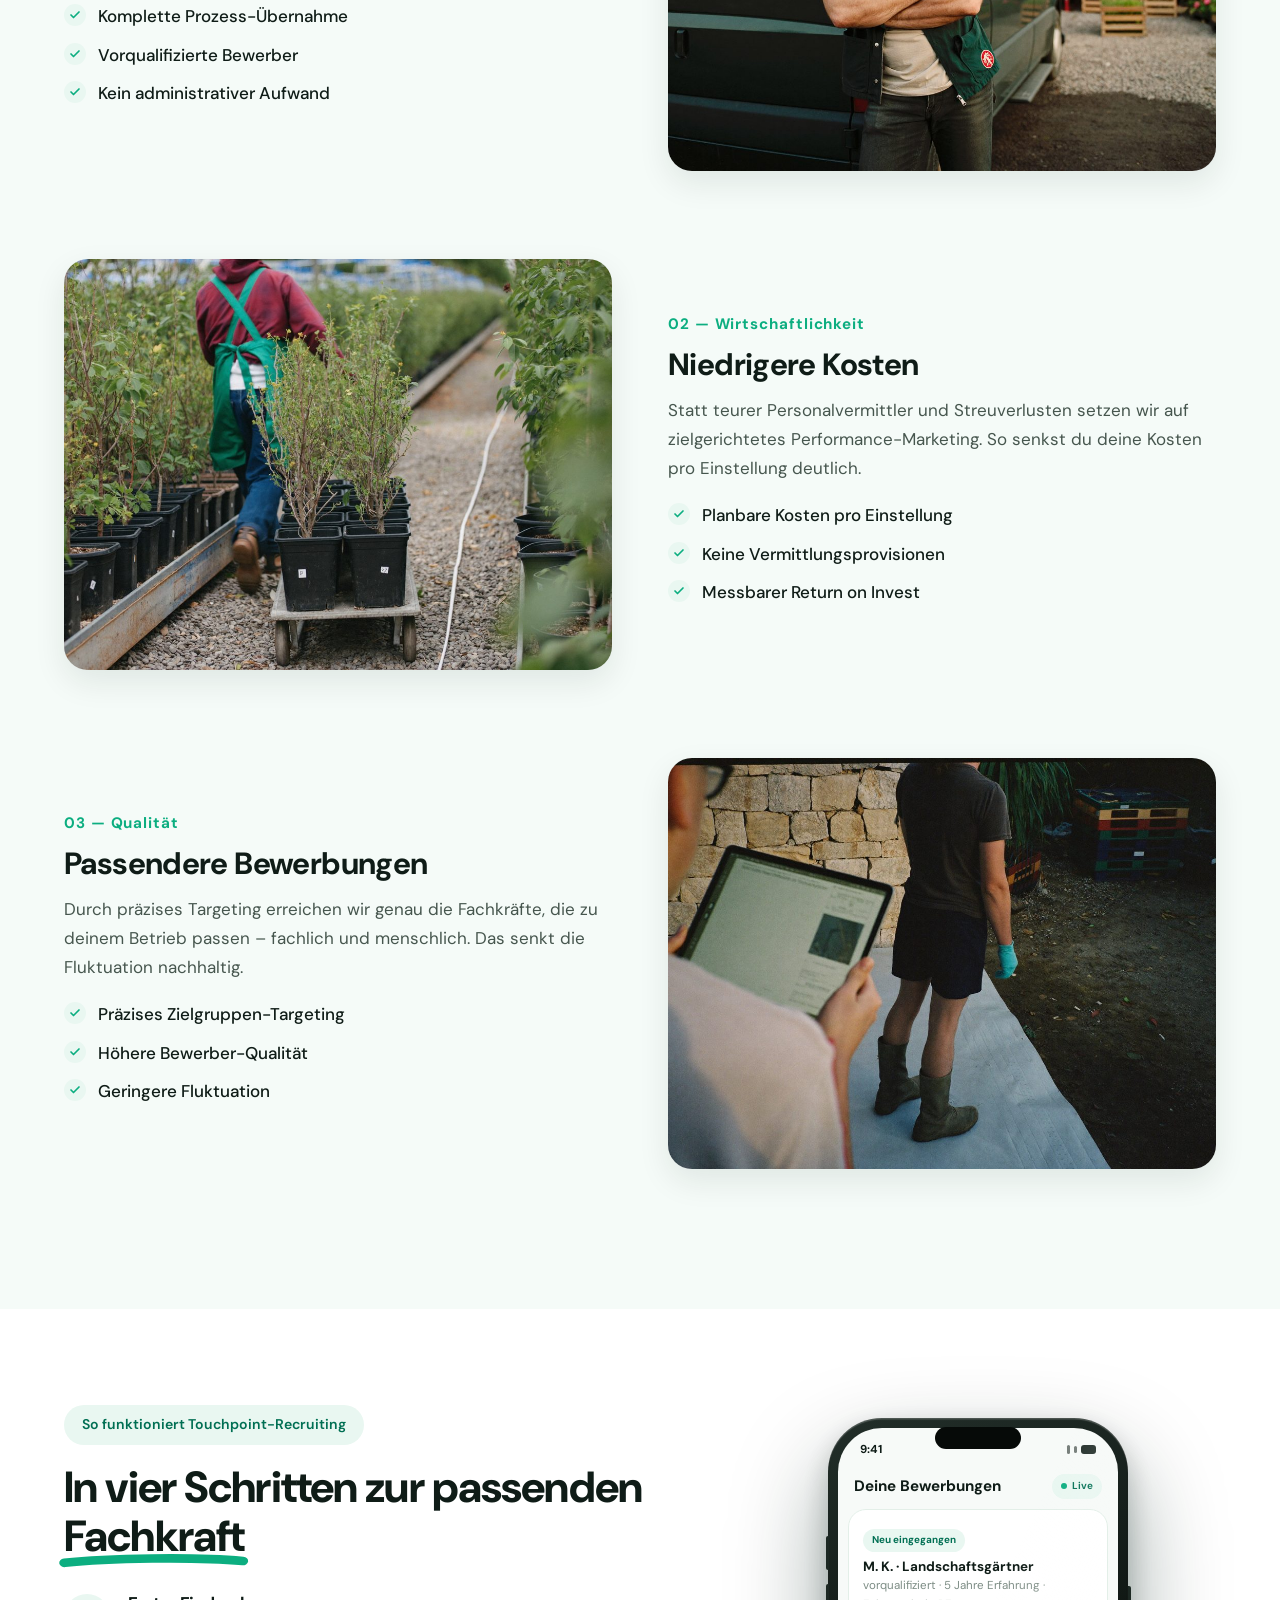
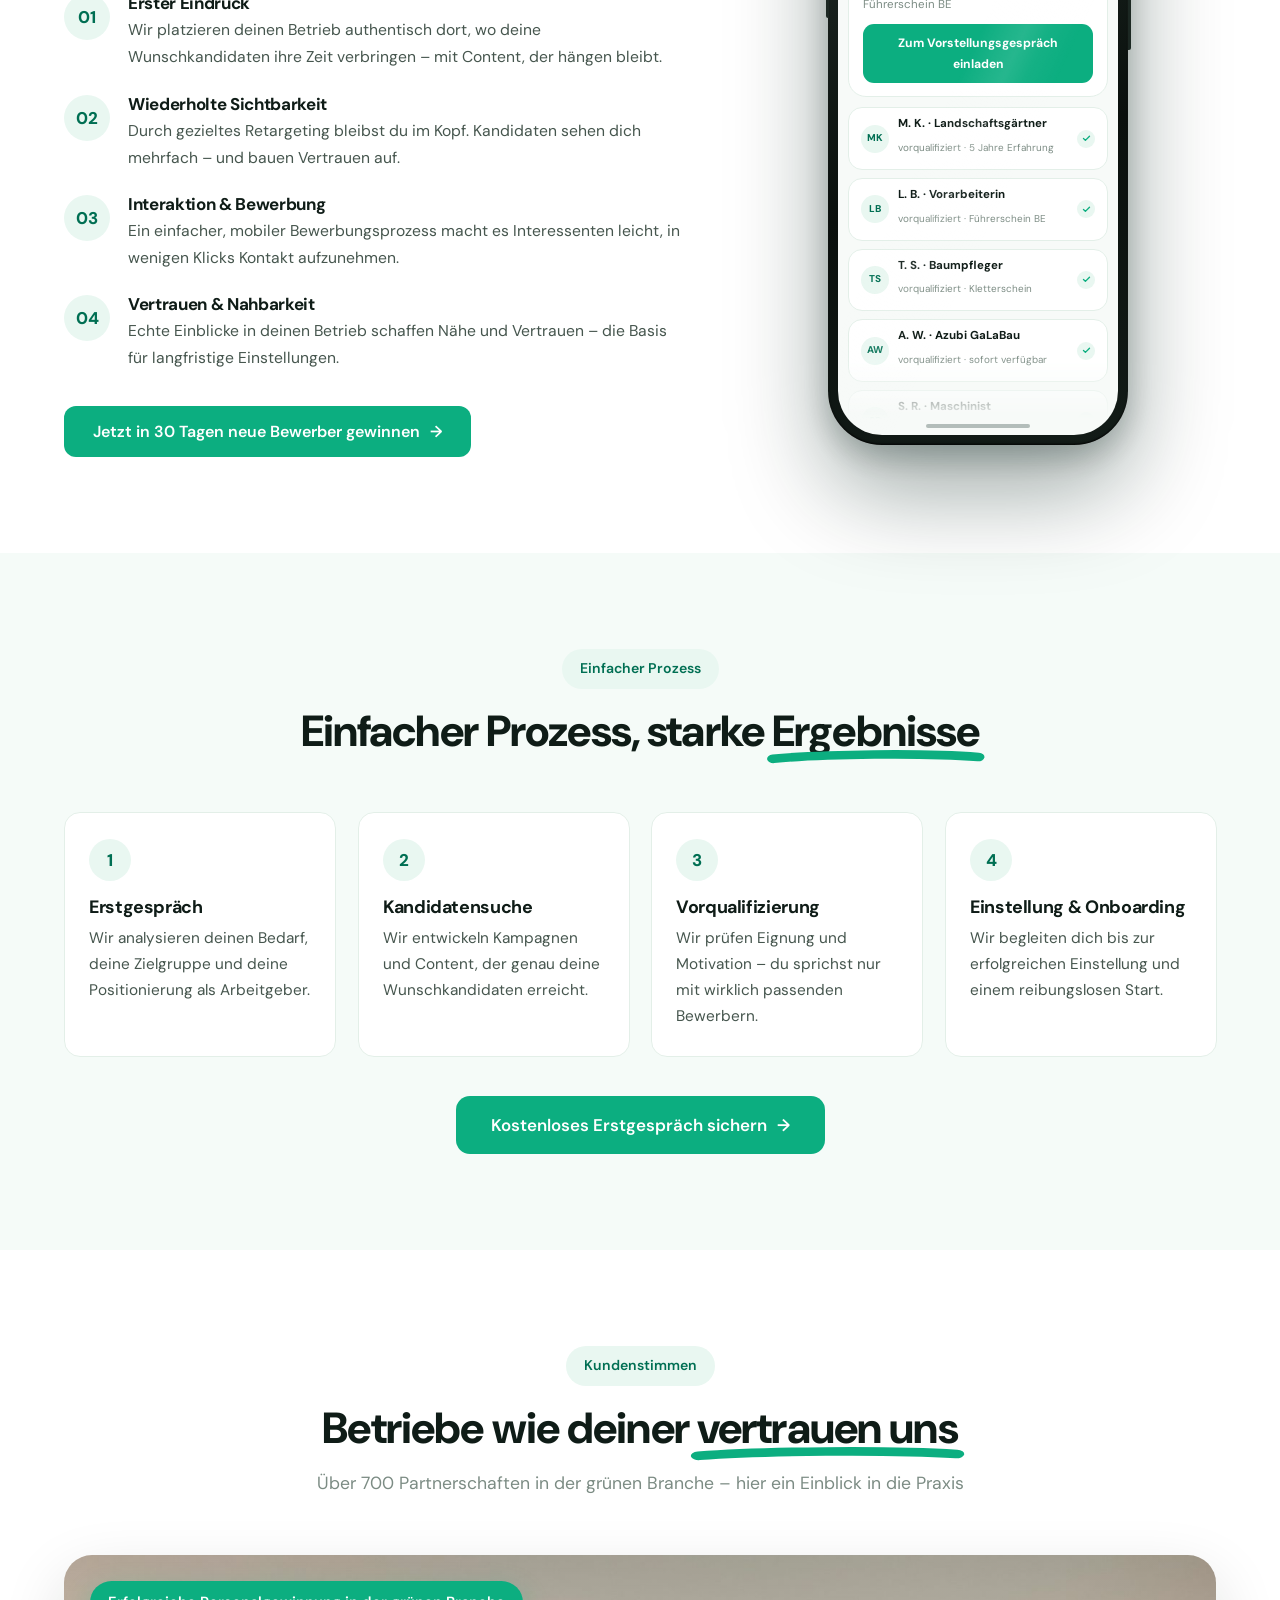
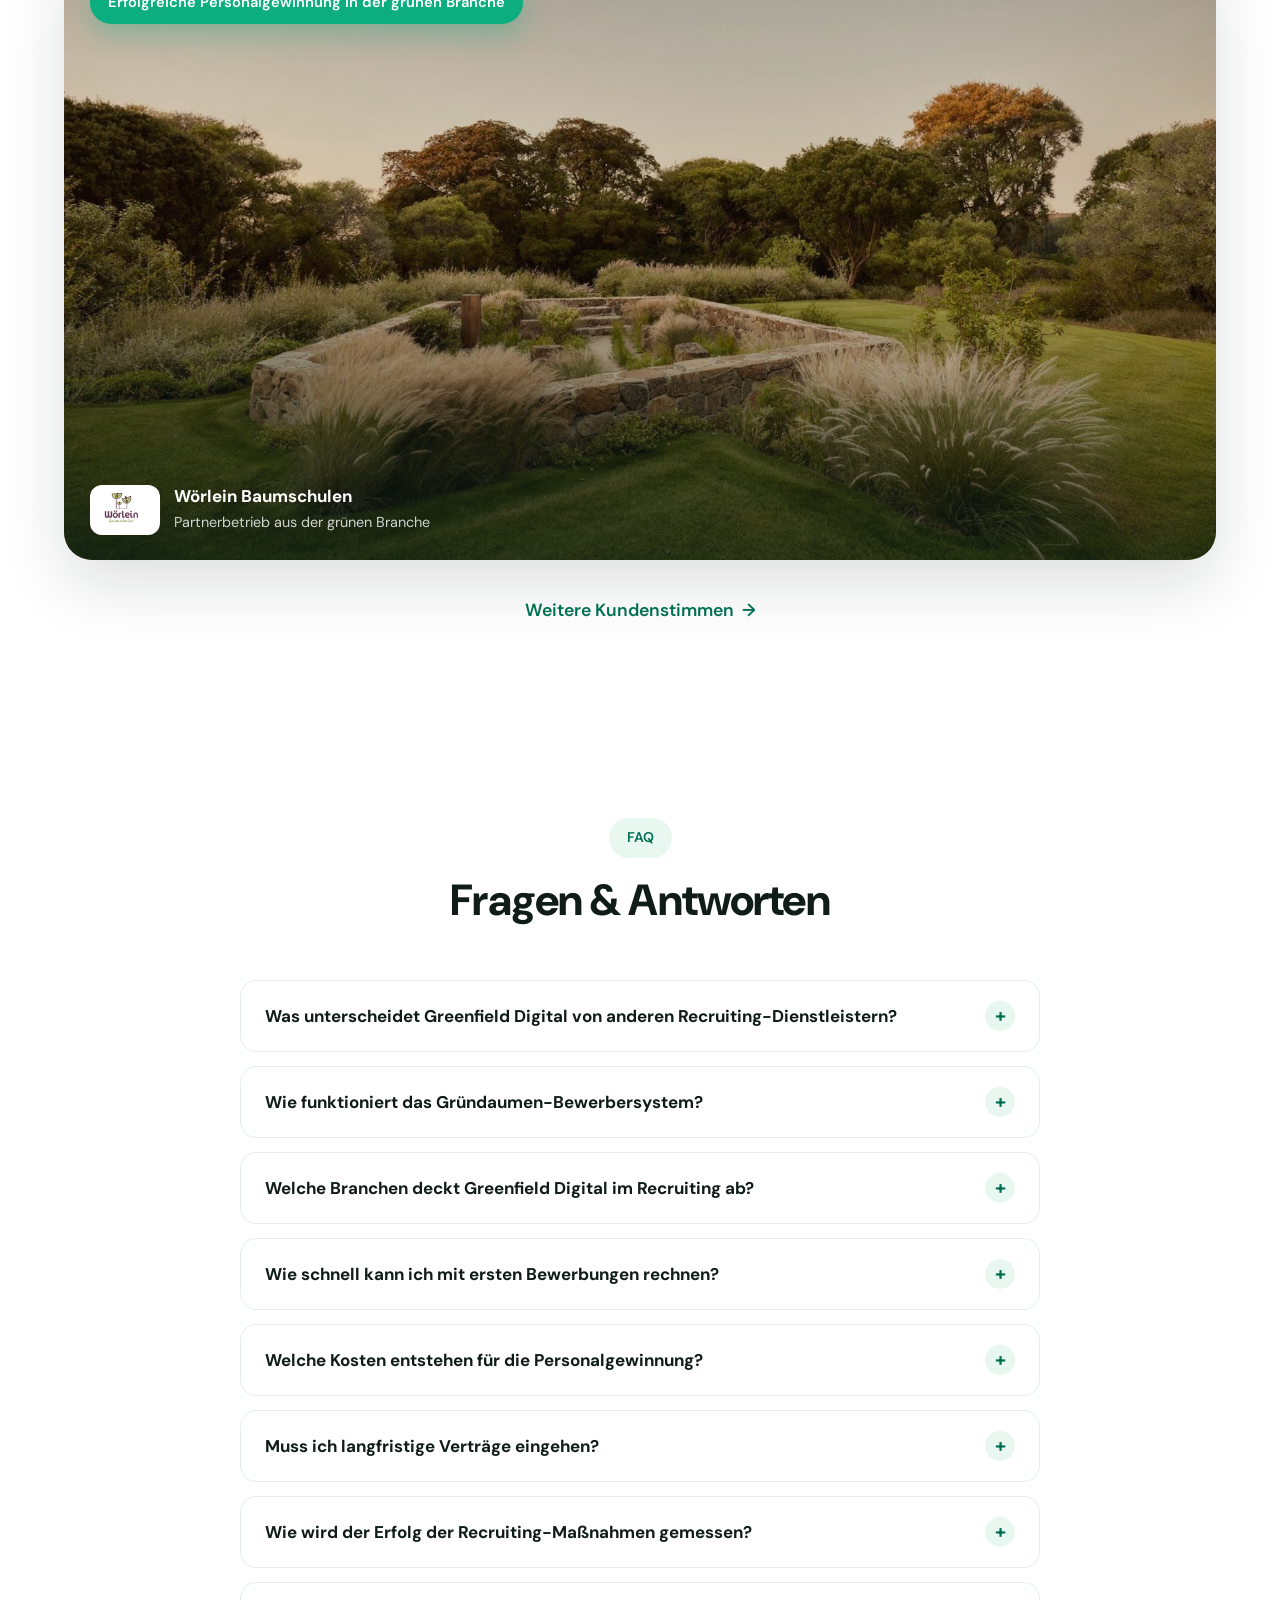
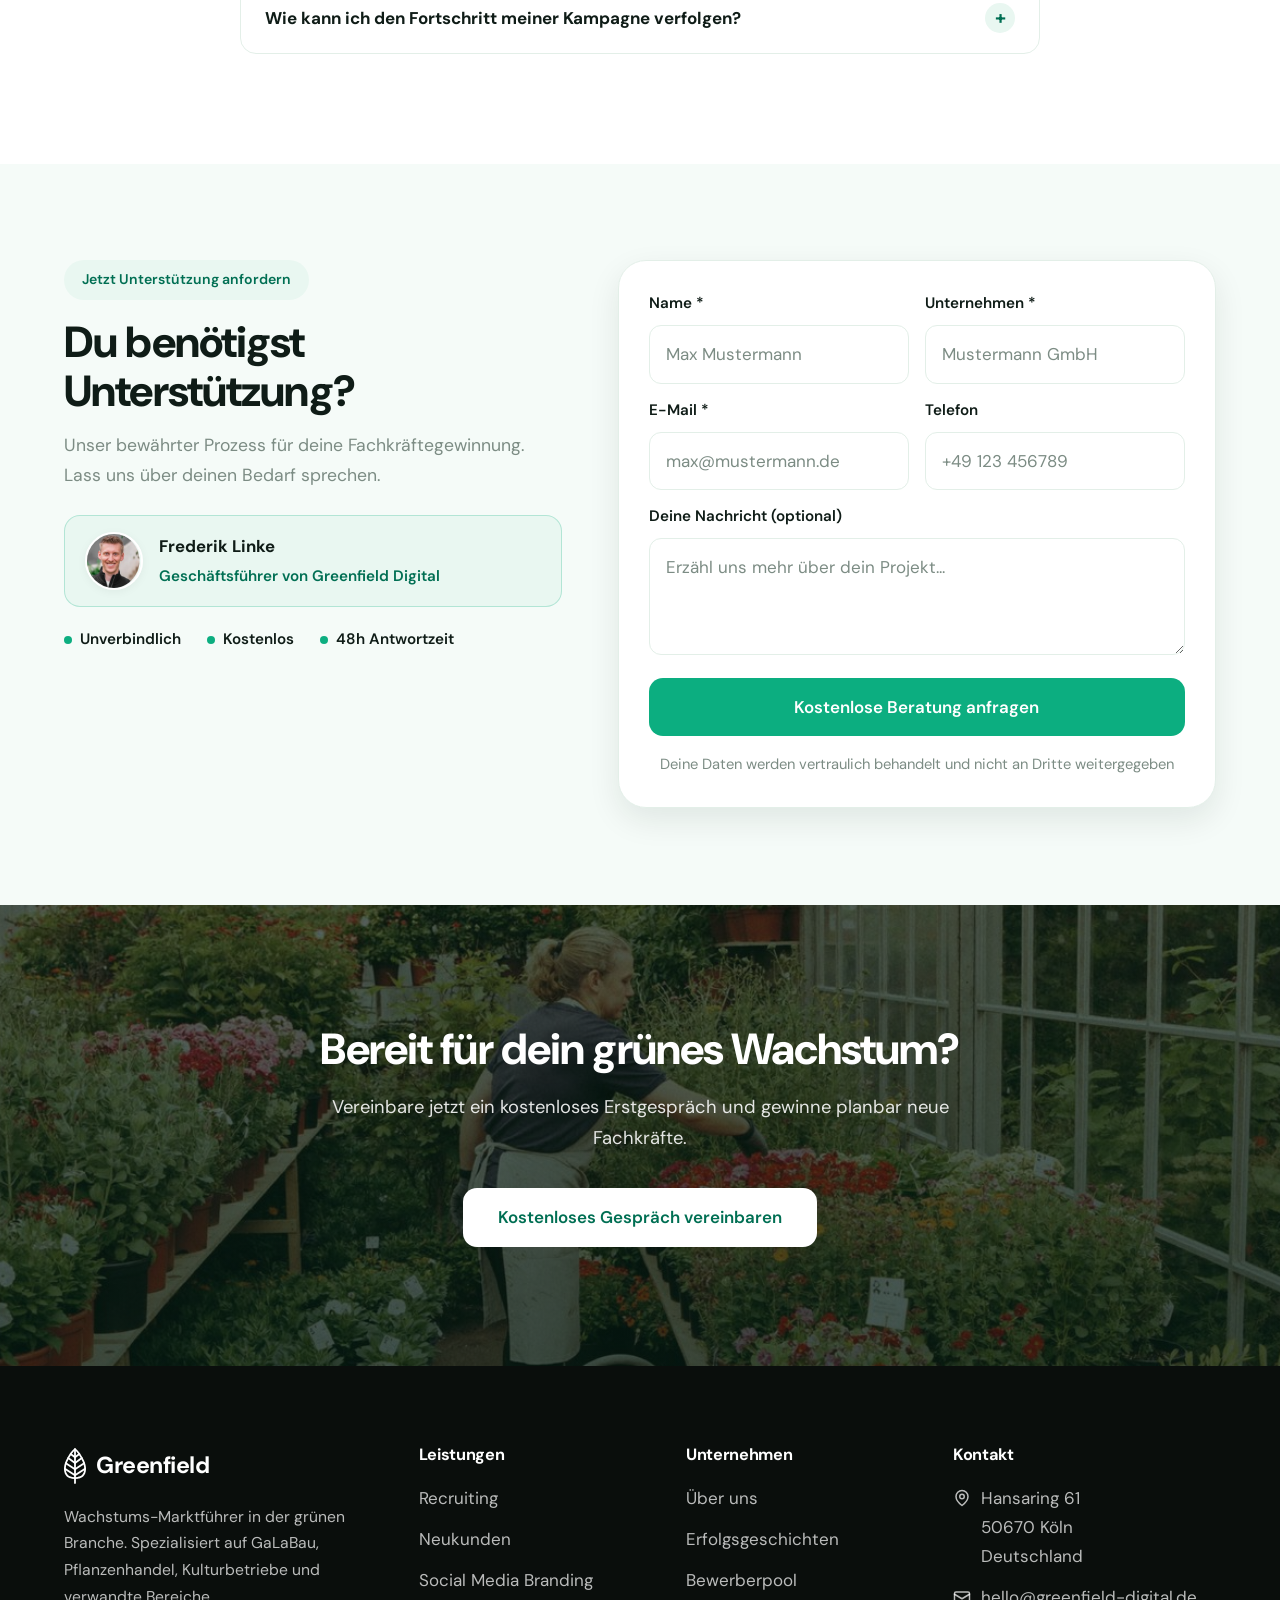
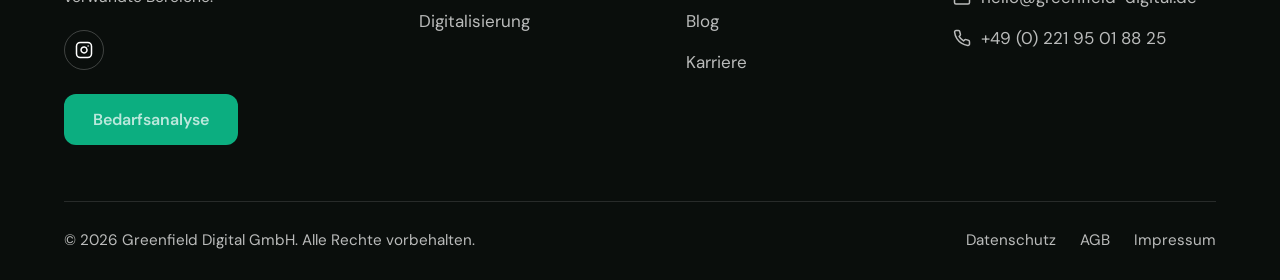
<file: recruiting.html>
<!DOCTYPE html>
<html lang="de">
<head>
  <meta charset="UTF-8">
  <meta name="viewport" content="width=device-width, initial-scale=1.0">
  <title>Recruiting für die grüne Branche – Greenfield Digital</title>
  <meta name="description" content="Nachhaltige Personalgewinnung für GaLaBau, Baumschulen und Pflanzenhandel: vorqualifizierte Bewerber, planbare Kosten, 100%-Garantie.">
  <!-- TODO vor Go-Live auf greenfield-digital.de: noindex entfernen! -->
  <meta name="robots" content="noindex">
  <meta property="og:title" content="Recruiting für die grüne Branche – Greenfield Digital">
  <meta property="og:description" content="Nachhaltige Personalgewinnung für GaLaBau, Baumschulen und Pflanzenhandel: vorqualifizierte Bewerber, planbare Kosten, 100%-Garantie.">
  <meta property="og:type" content="website">
  <!-- TODO Go-Live: og:image-Domain auf greenfield-digital.de umstellen -->
  <meta property="og:image" content="https://frdlnk-gc.github.io/greenfield-digital-website/assets/img/gen-recruiting.jpg">
  <meta name="theme-color" content="#0CAE80">
  <link rel="icon" type="image/svg+xml" href="assets/img/favicon.svg">
  <link rel="icon" type="image/png" href="assets/img/favicon.png">
  <link rel="apple-touch-icon" href="assets/img/apple-touch-icon.png">
  <link rel="preconnect" href="https://fonts.googleapis.com">
  <link rel="preconnect" href="https://fonts.gstatic.com" crossorigin>
  <link href="https://fonts.googleapis.com/css2?family=DM+Sans:opsz,wght@9..40,400;9..40,500;9..40,600;9..40,700;9..40,800&display=swap" rel="stylesheet">
  <link rel="stylesheet" href="assets/css/foundation.css">
  <style>
    .tp-grid { display: grid; grid-template-columns: 1.3fr 1fr; gap: 56px; align-items: center; }
    .tp-list { margin-bottom: 34px; }
    .tp-list li { display: flex; gap: 18px; margin-bottom: 24px; }
    .tp-num {
      flex: 0 0 46px; height: 46px;
      border-radius: 50%;
      background: var(--mint); color: var(--green-700);
      font-weight: 800;
      display: flex; align-items: center; justify-content: center;
    }
    .tp-list h4 { margin-bottom: 4px; }
    .tp-list p { font-size: .98rem; }
    @media (max-width: 900px) {
      .tp-grid { grid-template-columns: 1fr; gap: 30px; }
      .phone-mock { width: min(270px, 76vw); margin-top: 6px; }
      .phone-mock .screen { min-height: 430px; }
      .pm-toast { right: -4px; top: 70px; font-size: .76rem; }
    }
  </style>
</head>
<body>

  <svg xmlns="http://www.w3.org/2000/svg" style="display:none" aria-hidden="true"><defs><g id="gf-leaf"><path transform="matrix(1,0,0,-1,66.15234,55.992677)" d="M23.574303 25.10035 24.620106 25.58577 24.620085 25.585816 23.574303 25.10035ZM12.995802 40.06275 13.745462 40.938734 12.995891 41.580217 12.246243 40.93882 12.995802 40.06275ZM2.416528 25.10035 1.370747 25.585816 1.370725 25.58577 2.416528 25.10035ZM.963188 9.17907 2.028077 9.62105 2.028033 9.621157 .963188 9.17907ZM9.088648 3.287144 9.264523 4.42662 9.237376 4.430809 9.210061 4.433704 9.088648 3.287144ZM12.995802 2.68409 12.819927 1.544613 12.995819 1.517464 13.17171 1.544621 12.995802 2.68409ZM16.902184 3.287144 16.780772 4.433704 16.753439 4.430809 16.726275 4.426617 16.902184 3.287144ZM25.027644 9.17907 23.9628 9.621157 23.962754 9.62105 25.027644 9.17907ZM23.574303 25.10035 24.620085 25.585816C21.064307 33.24562 17.151864 38.023557 13.745462 40.938734L12.995802 40.06275 12.246141 39.18677C15.366294 36.51656 19.091013 32.019914 22.52852 24.614886L23.574303 25.10035ZM12.995802 40.06275 12.246243 40.93882C8.838986 38.023599 4.926521 33.245615 1.370747 25.585816L2.416528 25.10035 3.46231 24.614886C6.899823 32.019926 10.624522 36.516519 13.74536 39.186685L12.995802 40.06275ZM2.416528 25.10035 1.370725 25.58577C.316806 23.31517-.583657 20.429493-.962011 17.471108-1.338918 14.524046-1.20993 11.406448-.101657 8.73698L.963188 9.17907 2.028033 9.621157C1.129202 11.786146 .977457 14.458805 1.325295 17.17858 1.671685 19.887028 2.501445 22.544764 3.462332 24.614933L2.416528 25.10035ZM.963188 9.17907-.101701 8.737087C2.307079 2.933487 8.08656 2.233845 8.967236 2.140587L9.088648 3.287144 9.210061 4.433704C8.417892 4.51759 3.90153 5.107239 2.028077 9.62105L.963188 9.17907ZM9.088648 3.287144 8.912774 2.147671 12.819927 1.544613 12.995802 2.68409 13.171676 3.823563 9.264523 4.42662 9.088648 3.287144ZM12.995802 2.68409 13.17171 1.544621 17.07809 2.147675 16.902184 3.287144 16.726275 4.426617 12.819894 3.823559 12.995802 2.68409ZM16.902184 3.287144 17.023596 2.140587C17.90427 2.233845 23.683753 2.933487 26.092532 8.737087L25.027644 9.17907 23.962754 9.62105C22.0893 5.107239 17.572939 4.51759 16.780772 4.433704L16.902184 3.287144ZM25.027644 9.17907 26.092488 8.73698C27.200762 11.406448 27.32975 14.524046 26.952843 17.471108 26.574488 20.429493 25.674025 23.31517 24.620106 25.58577L23.574303 25.10035 22.5285 24.614933C23.489388 22.544764 24.319148 19.887028 24.665537 17.17858 25.013375 14.458805 24.86163 11.786146 23.9628 9.621157L25.027644 9.17907Z"/><path transform="matrix(1,0,0,-1,78.76465,61.739748)" d="M1.538061 45.809885C1.538061 46.44665 1.02186 46.962854 .385093 46.962854-.251674 46.962854-.767875 46.44665-.767875 45.809885H.385093 1.538061ZM-.767875 2.305935C-.767875 1.66917-.251674 1.152969 .385093 1.152969 1.02186 1.152969 1.538061 1.66917 1.538061 2.305935H.385093-.767875ZM.385093 45.809885H-.767875V2.305935H.385093 1.538061V45.809885H.385093Z"/><path transform="matrix(1,0,0,-1,79.14746,52.065187)" d="M-.630466 3.59236C-1.163599 3.244164-1.31352 2.529704-.965323 1.996572-.617126 1.463438 .097333 1.313519 .630466 1.661716L0 2.627038-.630466 3.59236ZM13.625811 10.149164C14.158943 10.497361 14.308864 11.21182 13.960667 11.744953 13.61247 12.278086 12.89801 12.428006 12.364878 12.079809L12.995344 11.114487 13.625811 10.149164ZM0 2.627038 .630466 1.661716 13.625811 10.149164 12.995344 11.114487 12.364878 12.079809-.630466 3.59236 0 2.627038Z"/><path transform="matrix(1,0,0,-1,79.14746,44.44507)" d="M-.639479 3.584477C-1.169328 3.231302-1.312551 2.515471-.959376 1.985622-.606201 1.455773 .109631 1.312551 .639479 1.665726L0 2.625101-.639479 3.584477ZM12.407919 9.510069C12.937767 9.863243 13.08099 10.579075 12.727815 11.108924 12.37464 11.638772 11.658809 11.781995 11.12896 11.42882L11.768439 10.469444 12.407919 9.510069ZM0 2.625101 .639479 1.665726 12.407919 9.510069 11.768439 10.469444 11.12896 11.42882-.639479 3.584477 0 2.625101Z"/><path transform="matrix(1,0,0,-1,79.14746,36.404298)" d="M-.684337 3.539631C-1.196808 3.161683-1.30586 2.439855-.927911 1.927383-.549963 1.414912 .171865 1.30586 .684337 1.683809L0 2.61172-.684337 3.539631ZM9.465996 8.160301C9.978467 8.53825 10.087519 9.260078 9.70957 9.77255 9.331622 10.285021 8.609794 10.394073 8.097322 10.016125L8.781659 9.088213 9.465996 8.160301ZM0 2.61172 .684337 1.683809 9.465996 8.160301 8.781659 9.088213 8.097322 10.016125-.684337 3.539631 0 2.61172Z"/><path transform="matrix(1,0,0,-1,79.14746,28.924805)" d="M-.684366 3.539598C-1.196825 3.161633-1.305854 2.439802-.927889 1.927343-.549924 1.414884 .171907 1.305855 .684366 1.68382L0 2.611709-.684366 3.539598ZM6.283617 5.813556C6.796077 6.191521 6.905106 6.913352 6.527141 7.425812 6.149176 7.938271 5.427344 8.0473 4.914885 7.669335L5.599251 6.741446 6.283617 5.813556ZM0 2.611709 .684366 1.68382 6.283617 5.813556 5.599251 6.741446 4.914885 7.669335-.684366 3.539598 0 2.611709Z"/><path transform="matrix(1,0,0,-1,66.1582,52.06494)" d="M12.359464 1.661729C12.892588 1.313519 13.607051 1.463423 13.95526 1.996548 14.30347 2.529673 14.153566 3.244135 13.620441 3.592345L12.989953 2.627037 12.359464 1.661729ZM.630489 12.076713C.097365 12.424922-.617098 12.275019-.965308 11.741894-1.313517 11.208769-1.163614 10.494307-.630489 10.146096L0 11.111404 .630489 12.076713ZM12.989953 2.627037 13.620441 3.592345 .630489 12.076713 0 11.111404-.630489 10.146096 12.359464 1.661729 12.989953 2.627037Z"/><path transform="matrix(1,0,0,-1,67.37695,44.44507)" d="M11.12896 1.665726C11.658809 1.312551 12.37464 1.455773 12.727815 1.985622 13.08099 2.515471 12.937767 3.231302 12.407919 3.584477L11.768439 2.625101 11.12896 1.665726ZM.639479 11.42882C.109631 11.781995-.606201 11.638772-.959376 11.108924-1.312551 10.579075-1.169328 9.863243-.639479 9.510069L0 10.469444 .639479 11.42882ZM11.768439 2.625101 12.407919 3.584477 .639479 11.42882 0 10.469444-.639479 9.510069 11.12896 1.665726 11.768439 2.625101Z"/><path transform="matrix(1,0,0,-1,70.37012,36.404298)" d="M8.097322 1.683809C8.609794 1.30586 9.331622 1.414912 9.70957 1.927383 10.087519 2.439855 9.978467 3.161683 9.465996 3.539631L8.781659 2.61172 8.097322 1.683809ZM.684337 10.016125C.171865 10.394073-.549963 10.285021-.927911 9.77255-1.30586 9.260078-1.196808 8.53825-.684337 8.160301L0 9.088213 .684337 10.016125ZM8.781659 2.61172 9.465996 3.539631 .684337 10.016125 0 9.088213-.684337 8.160301 8.097322 1.683809 8.781659 2.61172Z"/><path transform="matrix(1,0,0,-1,73.55078,28.924805)" d="M4.914885 1.68382C5.427344 1.305855 6.149176 1.414884 6.527141 1.927343 6.905106 2.439802 6.796077 3.161633 6.283617 3.539598L5.599251 2.611709 4.914885 1.68382ZM.684366 7.669335C.171907 8.0473-.549924 7.938271-.927889 7.425812-1.305854 6.913352-1.196825 6.191521-.684366 5.813556L0 6.741446 .684366 7.669335ZM5.599251 2.611709 6.283617 3.539598 .684366 7.669335 0 6.741446-.684366 5.813556 4.914885 1.68382 5.599251 2.611709Z"/></g></defs></svg>

  <header class="site-nav" id="nav">
    <div class="inner">
      <a class="brand" href="index.html" aria-label="Greenfield Digital – Startseite">
        <span class="mark"><svg viewBox="65 14.41 28.3 46.17" fill="currentColor" aria-hidden="true"><use href="#gf-leaf"/></svg></span>
        <span class="word">Greenfield</span>
      </a>
      <nav aria-label="Hauptnavigation">
        <ul class="nav-links" id="navLinks">
          <li class="has-drop">
            <a href="index.html#leistungen" class="active">Leistungen
              <svg class="caret" width="12" height="12" viewBox="0 0 24 24" fill="none" stroke="currentColor" stroke-width="2.5" stroke-linecap="round" stroke-linejoin="round" aria-hidden="true"><path d="m6 9 6 6 6-6"/></svg>
            </a>
            <ul class="drop">
              <li><a href="recruiting.html">Recruiting<small>Nachhaltige Personalgewinnung</small></a></li>
              <li><a href="neukundengewinnung.html">Neukundengewinnung<small>Planbar neue Aufträge</small></a></li>
              <li><a href="social-media.html">Social Media Branding<small>Platzhirsch in der Region</small></a></li>
              <li><a href="digitalisierung.html">Digitalisierung &amp; KI<small>Prozesse neu gedacht</small></a></li>
            </ul>
          </li>
          <li><a href="ueber-uns.html">Über uns</a></li>
          <li><a href="ergebnisse.html">Ergebnisse</a></li>
          <li><a href="blog.html">Ressourcen</a></li>
          <li><a href="karriere.html">Karriere</a></li>
        </ul>
      </nav>
      <div style="display:flex; align-items:center; gap:10px;">
        <a class="btn btn--primary nav-cta-desktop" href="#kontakt">Jetzt starten</a>
        <button class="nav-burger" id="burger" aria-label="Menü öffnen" aria-expanded="false" aria-controls="navLinks">
          <span class="nb-line" aria-hidden="true"></span><span class="nb-line" aria-hidden="true"></span><span class="nb-line" aria-hidden="true"></span>
        </button>
      </div>
    </div>
  </header>

  <main>

    <section class="page-hero">
      <div class="container">
        <div class="hero-card reveal in">
          <div class="bg" style="background-image:url('assets/img/gen-recruiting.jpg')" aria-hidden="true"></div>
          <div class="hero-inner">
            <span class="pill pill--glow"><span class="dot"></span>Marktführer im Grünen Recruiting</span>
            <h1>Nachhaltige Personalgewinnung für <span class="accent">GaLaBau</span></h1>
            <p class="sub">Wir finden qualifizierte grüne Fachkräfte und überzeugen sie von deinem Betrieb – mit Reichweite, starkem Content und KI-gestützten Prozessen.</p>
            <div class="hero-actions"><a class="btn btn--white is-green-text" href="#kontakt">Kostenlose Recruiting-Beratung</a><a class="btn btn--ghost" href="#prozess">So funktioniert&rsquo;s<span class="arr">→</span></a></div>
          </div>
          <div class="partner-mini reveal" style="--d:.2s">
              <span>Exklusiver Verbands-Partner</span>
              <div class="pm-logos"><img src="assets/img/partner-1.png" alt="Verbandspartner – Die Experten für Garten &amp; Landschaft"><img src="assets/img/partner-2.png" alt="Verband Deutscher Garten-Center"><img src="assets/img/partner-3.png" alt="Bund deutscher Baumschulen e.V."></div>
            </div>
        </div>
      </div>
    </section>
    <section class="section" style="padding-top:64px; padding-bottom:64px;">
      <div class="container">
        <p class="logos-head reveal" style="text-align:center; color:var(--muted); font-weight:600; margin-bottom:34px;">Über 700 Betriebe konnten von unserer Expertise profitieren</p>
      </div>
      <div class="marquee reveal">
        <div class="marquee-track">
          <img src="assets/img/logo-vivawest.png" alt="Vivawest" loading="lazy">
          <img src="assets/img/logo-wisag.png" alt="WISAG" loading="lazy">
          <img src="assets/img/logo-stadtgruen.png" alt="Stadtgrün Potsdam" loading="lazy">
          <img src="assets/img/logo-woerlein.png" alt="Wörlein Baumschulen" loading="lazy">
          <img src="assets/img/logo-freiraum.png" alt="Freiraum" loading="lazy">
          <img src="assets/img/logo-fu.png" alt="Flöter &amp; Uszkureit" loading="lazy">
          <img src="assets/img/logo-scheldmann.png" alt="Scheidtmann" loading="lazy">
          <img src="assets/img/logo-spaeth.png" alt="Späth" loading="lazy">
          <img src="assets/img/logo-huben.png" alt="Pflanzenhandel Huben" loading="lazy">
          <img src="assets/img/logo-blumenmetzger.png" alt="Blumen Metzger" loading="lazy">
          <img src="assets/img/logo-streb.png" alt="Streb" loading="lazy">
          <img src="assets/img/logo-stanze.png" alt="Stanze Gartencenter" loading="lazy">
          <img src="assets/img/logo-jensen.png" alt="Jensen Landschaftsarchitekten" loading="lazy">
          <!-- Zweiter Durchlauf für die Endlos-Schleife -->
          <img src="assets/img/logo-vivawest.png" alt="" loading="lazy">
          <img src="assets/img/logo-wisag.png" alt="" loading="lazy">
          <img src="assets/img/logo-stadtgruen.png" alt="" loading="lazy">
          <img src="assets/img/logo-woerlein.png" alt="" loading="lazy">
          <img src="assets/img/logo-freiraum.png" alt="" loading="lazy">
          <img src="assets/img/logo-fu.png" alt="" loading="lazy">
          <img src="assets/img/logo-scheldmann.png" alt="" loading="lazy">
          <img src="assets/img/logo-spaeth.png" alt="" loading="lazy">
          <img src="assets/img/logo-huben.png" alt="" loading="lazy">
          <img src="assets/img/logo-blumenmetzger.png" alt="" loading="lazy">
          <img src="assets/img/logo-streb.png" alt="" loading="lazy">
          <img src="assets/img/logo-stanze.png" alt="" loading="lazy">
          <img src="assets/img/logo-jensen.png" alt="" loading="lazy">
        </div>
      </div>
    </section>
    <section class="section section--tint" id="prozess" style="padding-top:72px;">
      <div class="container">
        <div class="section-head reveal">
          <span class="pill">Der intelligente Recruiting-Prozess</span>
          <h2>Mehr Bewerbungen. Weniger <span class="mark-u">Aufwand.<svg viewBox="0 0 240 24" preserveAspectRatio="none" aria-hidden="true"><path d="M6 16 C 60 8, 175 6, 234 13"/></svg></span></h2>
          <p class="sub">Unser bewährter Prozess bringt dir die passenden Fachkräfte – schneller, günstiger und treffsicherer als klassische Stellenanzeigen.</p>
        </div>
        <div class="feature-row reveal">
          <div class="media"><img src="assets/img/gen-chef.jpg" alt="Entspannter GaLaBau-Inhaber auf seinem Betriebshof" loading="lazy"></div>
          <div>
            <p class="kicker">01 — Effizienz</p>
            <h3>Weniger Zeitaufwand</h3>
            <p>Wir übernehmen die komplette Bewerbergewinnung – von der Anzeige bis zur Vorqualifizierung. Du sprichst nur noch mit Kandidaten, die wirklich passen.</p>
            <ul class="checks">
              <li>Komplette Prozess-Übernahme</li>
              <li>Vorqualifizierte Bewerber</li>
              <li>Kein administrativer Aufwand</li>
            </ul>
          </div>
        </div>
        <div class="feature-row reveal">
          <div class="media"><img src="assets/img/gen-baumschule.jpg" alt="Arbeit in der Baumschule – planbare Recruiting-Kosten" loading="lazy"></div>
          <div>
            <p class="kicker">02 — Wirtschaftlichkeit</p>
            <h3>Niedrigere Kosten</h3>
            <p>Statt teurer Personalvermittler und Streuverlusten setzen wir auf zielgerichtetes Performance-Marketing. So senkst du deine Kosten pro Einstellung deutlich.</p>
            <ul class="checks">
              <li>Planbare Kosten pro Einstellung</li>
              <li>Keine Vermittlungsprovisionen</li>
              <li>Messbarer Return on Invest</li>
            </ul>
          </div>
        </div>
        <div class="feature-row reveal">
          <div class="media"><img src="assets/img/gen-plan.jpg" alt="Bauleiter und Landschaftsgärtner planen am Tablet" loading="lazy"></div>
          <div>
            <p class="kicker">03 — Qualität</p>
            <h3>Passendere Bewerbungen</h3>
            <p>Durch präzises Targeting erreichen wir genau die Fachkräfte, die zu deinem Betrieb passen – fachlich und menschlich. Das senkt die Fluktuation nachhaltig.</p>
            <ul class="checks">
              <li>Präzises Zielgruppen-Targeting</li>
              <li>Höhere Bewerber-Qualität</li>
              <li>Geringere Fluktuation</li>
            </ul>
          </div>
        </div>
      </div>
    </section>
    <section class="section " id="touchpoint">
      <div class="container">
        <div class="tp-grid">
          <div>
            <div class="section-head left reveal" style="margin-bottom:34px;">
              <span class="pill">So funktioniert Touchpoint-Recruiting</span>
              <h2>In vier Schritten zur passenden <span class="mark-u">Fachkraft<svg viewBox="0 0 240 24" preserveAspectRatio="none" aria-hidden="true"><path d="M6 16 C 60 8, 175 6, 234 13"/></svg></span></h2>
            </div>
            <ol class="tp-list">
              <li class="reveal"><span class="tp-num">01</span><div><h4>Erster Eindruck</h4><p>Wir platzieren deinen Betrieb authentisch dort, wo deine Wunschkandidaten ihre Zeit verbringen – mit Content, der hängen bleibt.</p></div></li>
              <li class="reveal" style="--d:.1s"><span class="tp-num">02</span><div><h4>Wiederholte Sichtbarkeit</h4><p>Durch gezieltes Retargeting bleibst du im Kopf. Kandidaten sehen dich mehrfach – und bauen Vertrauen auf.</p></div></li>
              <li class="reveal" style="--d:.2s"><span class="tp-num">03</span><div><h4>Interaktion &amp; Bewerbung</h4><p>Ein einfacher, mobiler Bewerbungsprozess macht es Interessenten leicht, in wenigen Klicks Kontakt aufzunehmen.</p></div></li>
              <li class="reveal" style="--d:.3s"><span class="tp-num">04</span><div><h4>Vertrauen &amp; Nahbarkeit</h4><p>Echte Einblicke in deinen Betrieb schaffen Nähe und Vertrauen – die Basis für langfristige Einstellungen.</p></div></li>
            </ol>
            <a class="btn btn--primary reveal" style="--d:.35s" href="#kontakt">Jetzt in 30 Tagen neue Bewerber gewinnen<span class="arr">→</span></a>
          </div>
            <div class="phone-mock reveal" aria-hidden="true">
              <div class="pm-toast"><span class="dot-ok"></span>Neue Bewerbung erhalten</div>
              <span class="island"></span>
              <div class="screen">
                <div class="statusbar"><span>9:41</span><span class="sb-icons"><i class="i2"></i><i class="i2" style="height:7px"></i><i class="i1"></i></span></div>
                <div class="app-head"><b>Deine Bewerbungen</b><span class="live"><i></i>Live</span></div>
                <div class="pm-job" style="margin-top:0;">
                  <span class="tagline">Neu eingegangen</span>
                  <b>M. K. · Landschaftsgärtner</b>
                  <small>vorqualifiziert · 5 Jahre Erfahrung · Führerschein BE</small>
                  <div class="pm-btn">Zum Vorstellungsgespräch einladen</div>
                </div>
                <div class="pm-feed">
                  <ul>
                    <li><span class="av">MK</span><span><b>M. K. · Landschaftsgärtner</b><small>vorqualifiziert · 5 Jahre Erfahrung</small></span><span class="ok"></span></li>
                    <li><span class="av">LB</span><span><b>L. B. · Vorarbeiterin</b><small>vorqualifiziert · Führerschein BE</small></span><span class="ok"></span></li>
                    <li><span class="av">TS</span><span><b>T. S. · Baumpfleger</b><small>vorqualifiziert · Kletterschein</small></span><span class="ok"></span></li>
                    <li><span class="av">AW</span><span><b>A. W. · Azubi GaLaBau</b><small>vorqualifiziert · sofort verfügbar</small></span><span class="ok"></span></li>
                    <li><span class="av">SR</span><span><b>S. R. · Maschinist</b><small>vorqualifiziert · 7 Jahre Erfahrung</small></span><span class="ok"></span></li>
                    <li><span class="av">MK</span><span><b>M. K. · Landschaftsgärtner</b><small>vorqualifiziert · 5 Jahre Erfahrung</small></span><span class="ok"></span></li>
                    <li><span class="av">LB</span><span><b>L. B. · Vorarbeiterin</b><small>vorqualifiziert · Führerschein BE</small></span><span class="ok"></span></li>
                    <li><span class="av">TS</span><span><b>T. S. · Baumpfleger</b><small>vorqualifiziert · Kletterschein</small></span><span class="ok"></span></li>
                    <li><span class="av">AW</span><span><b>A. W. · Azubi GaLaBau</b><small>vorqualifiziert · sofort verfügbar</small></span><span class="ok"></span></li>
                    <li><span class="av">SR</span><span><b>S. R. · Maschinist</b><small>vorqualifiziert · 7 Jahre Erfahrung</small></span><span class="ok"></span></li>
                  </ul>
                </div>
              </div>
            </div>
        </div>
      </div>
    </section>
    <section class="section section--tint">
      <div class="container">
        <div class="section-head reveal">
          <span class="pill">Einfacher Prozess</span>
          <h2>Einfacher Prozess, starke <span class="mark-u">Ergebnisse<svg viewBox="0 0 240 24" preserveAspectRatio="none" aria-hidden="true"><path d="M6 16 C 60 8, 175 6, 234 13"/></svg></span></h2>
        </div>
        <div class="steps-grid">
          <div class="step-card reveal">
            <span class="num">1</span>
            <h4>Erstgespräch</h4>
            <p>Wir analysieren deinen Bedarf, deine Zielgruppe und deine Positionierung als Arbeitgeber.</p>
          </div>
          <div class="step-card reveal" style="--d:.1s">
            <span class="num">2</span>
            <h4>Kandidatensuche</h4>
            <p>Wir entwickeln Kampagnen und Content, der genau deine Wunschkandidaten erreicht.</p>
          </div>
          <div class="step-card reveal" style="--d:.2s">
            <span class="num">3</span>
            <h4>Vorqualifizierung</h4>
            <p>Wir prüfen Eignung und Motivation – du sprichst nur mit wirklich passenden Bewerbern.</p>
          </div>
          <div class="step-card reveal" style="--d:.3s">
            <span class="num">4</span>
            <h4>Einstellung &amp; Onboarding</h4>
            <p>Wir begleiten dich bis zur erfolgreichen Einstellung und einem reibungslosen Start.</p>
          </div>
        </div>
        <div style="text-align:center; margin-top:40px;" class="reveal">
          <a class="btn btn--primary btn--lg" href="#kontakt">Kostenloses Erstgespräch sichern<span class="arr">→</span></a>
        </div>
      </div>
    </section>
        <section class="section" id="kundenstimmen">
      <div class="container">
        <div class="section-head reveal">
          <span class="pill">Kundenstimmen</span>
          <h2>Betriebe wie deiner <span class="mark-u">vertrauen uns<svg viewBox="0 0 240 24" preserveAspectRatio="none" aria-hidden="true"><path d="M6 16 C 60 8, 175 6, 234 13"/></svg></span></h2>
          <p class="sub">Über 700 Partnerschaften in der grünen Branche – hier ein Einblick in die Praxis</p>
        </div>
        <div class="testi-card reveal">
          <div class="bg" aria-hidden="true"></div>
          <span class="tag">Erfolgreiche Personalgewinnung in der grünen Branche</span>
          <div class="who">
            <span class="logo-chip"><img src="assets/img/logo-woerlein.png" alt="Wörlein Baumschulen"></span>
            <div>
              <strong>Wörlein Baumschulen</strong>
              <span>Partnerbetrieb aus der grünen Branche</span>
            </div>
          </div>
        </div>
        <div class="testi-more reveal">
          <a class="btn-link" href="ergebnisse.html" style="font-size:1.1rem;">Weitere Kundenstimmen <span class="arr">→</span></a>
        </div>
      </div>
    </section>
    <section class="section ">
      <div class="container">
        <div class="section-head reveal">
          <span class="pill">FAQ</span>
          <h2>Fragen &amp; Antworten</h2>
        </div>
        <div class="faq">
          <details class="reveal">
            <summary>Was unterscheidet Greenfield Digital von anderen Recruiting-Dienstleistern?</summary>
            <div class="faq-body">Wir sind auf die grüne Branche spezialisiert und nutzen unser eigens entwickeltes Gründaumen-Bewerbersystem. Es kombiniert Social Media und künstliche Intelligenz mit Branchenwissen aus über 700 durchgeführten Kampagnen zur Mitarbeitergewinnung. So besetzen wir offene Stellen im Garten- und Landschaftsbau in durchschnittlich 45 Tagen mit passenden Fachkräften – und bieten eine 60-Tage-Garantie.</div>
          </details>
          <details class="reveal">
            <summary>Wie funktioniert das Gründaumen-Bewerbersystem?</summary>
            <div class="faq-body">In vier Schritten: <strong>Analyse</strong> – wir ermitteln den Personalbedarf deines Betriebs. <strong>Zielgruppenansprache</strong> – gezieltes Personalmarketing erreicht Kandidaten, die zu deinem Anforderungsprofil passen. <strong>Vorqualifizierung</strong> – telefonische Erstgespräche stellen die Eignung sicher. <strong>Präsentation</strong> – du erhältst eine Auswahl vorqualifizierter Kandidaten für die finalen Vorstellungsgespräche.</div>
          </details>
          <details class="reveal">
            <summary>Welche Branchen deckt Greenfield Digital im Recruiting ab?</summary>
            <div class="faq-body">Wir konzentrieren uns auf die grüne Branche – insbesondere Garten- und Landschaftsbau, Baumschulen, Gartencenter, Gartenbau, Landwirtschaft und verwandte Bereiche.</div>
          </details>
          <details class="reveal">
            <summary>Wie schnell kann ich mit ersten Bewerbungen rechnen?</summary>
            <div class="faq-body">In der Regel erhältst du innerhalb der ersten 5 bis 7 Tage nach Kampagnenstart die ersten qualifizierten Bewerbungen.</div>
          </details>
          <details class="reveal">
            <summary>Welche Kosten entstehen für die Personalgewinnung?</summary>
            <div class="faq-body">Die Kosten variieren je nach Umfang und Anforderungen deines Projekts. Im unverbindlichen Beratungsgespräch erstellen wir dir ein individuelles Angebot.</div>
          </details>
          <details class="reveal">
            <summary>Muss ich langfristige Verträge eingehen?</summary>
            <div class="faq-body">Nein – bei uns gibt es keine festen Vertragslaufzeiten. Du kannst unsere Unterstützung jederzeit in Anspruch nehmen, ob heute, in drei Monaten oder in zwei Jahren. Unser Interesse liegt voll auf der zeitnahen Einstellung passender Mitarbeiter, nicht auf langen Laufzeiten.</div>
          </details>
          <details class="reveal">
            <summary>Wie wird der Erfolg der Recruiting-Maßnahmen gemessen?</summary>
            <div class="faq-body">Anhand der Anzahl und Qualität der eingehenden Bewerbungen sowie der erfolgreichen Besetzung deiner offenen Stellen. Regelmäßige Feedback-Schleifen stellen sicher, dass wir den Prozess laufend optimieren.</div>
          </details>
          <details class="reveal">
            <summary>Wie kann ich den Fortschritt meiner Kampagne verfolgen?</summary>
            <div class="faq-body">Mit unserem speziell entwickelten Bewerberverwaltungstool hast du jederzeit Zugriff auf den aktuellen Stand deiner Kampagne: Fortschritt einsehen, Bewerber-Status verwalten. Dazu kommen regelmäßige Feedbackgespräche und ein persönlicher Ansprechpartner.</div>
          </details>
        </div>
      </div>
    </section>
    <section class="section section--tint" id="kontakt">
      <div class="container">
        <div class="contact-split">
          <div class="reveal">
            <div class="section-head">
              <span class="pill">Jetzt Unterstützung anfordern</span>
          <h2>Du benötigst Unterstützung?</h2>
          <p class="sub">Unser bewährter Prozess für deine Fachkräftegewinnung. Lass uns über deinen Bedarf sprechen.</p>
            </div>
            <div class="founder-strip">
            <img src="assets/img/frederik-linke.jpg" alt="Frederik Linke">
            <div>
              <strong>Frederik Linke</strong>
              <span>Geschäftsführer von Greenfield Digital</span>
            </div>
          </div>
            <div class="trust-dots" style="margin-top:4px;">
              <span>Unverbindlich</span>
                  <span>Kostenlos</span>
                  <span>48h Antwortzeit</span>
            </div>
          </div>
          <div class="contact-card card reveal" style="--d:.12s">
            <form data-webhook="https://hook.eu1.make.com/dpi3yxzn8knq3wimr36vg9hg64oz5l7h" novalidate>
            <div class="form-grid">
              <div class="field">
                <label for="rec-name">Name *</label>
                <input type="text" id="rec-name" name="name" placeholder="Max Mustermann" required autocomplete="name">
              </div>
              <div class="field">
                <label for="rec-unternehmen">Unternehmen *</label>
                <input type="text" id="rec-unternehmen" name="unternehmen" placeholder="Mustermann GmbH" required autocomplete="organization">
              </div>
              <div class="field">
                <label for="rec-email">E-Mail *</label>
                <input type="email" id="rec-email" name="email" placeholder="max@mustermann.de" required autocomplete="email">
              </div>
              <div class="field">
                <label for="rec-telefon">Telefon</label>
                <input type="tel" id="rec-telefon" name="telefon" placeholder="+49 123 456789" autocomplete="tel">
              </div>
              <div class="field full">
                <label for="rec-nachricht">Deine Nachricht (optional)</label>
                <textarea id="rec-nachricht" name="nachricht" rows="3" placeholder="Erzähl uns mehr über dein Projekt..."></textarea>
              </div>
              <div class="hp-field" aria-hidden="true">
                <label for="rec-website">Website</label>
                <input type="text" id="rec-website" name="website" tabindex="-1" autocomplete="off">
              </div>
              
              <div class="full">
                <button type="submit" class="btn btn--primary btn--lg" style="width:100%;">Kostenlose Beratung anfragen</button>
                <p class="form-note">Deine Daten werden vertraulich behandelt und nicht an Dritte weitergegeben</p>
              </div>
            </div>
          </form>
            <div class="form-success" hidden>
            <div class="check-circle"><svg viewBox="0 0 24 24" fill="none" stroke="currentColor" stroke-width="3" stroke-linecap="round" stroke-linejoin="round"><path d="M20 6 9 17l-5-5"/></svg></div>
            <h3>Danke für deine Anfrage!</h3>
            <p>Wir haben alles erhalten und melden uns innerhalb von 48 Stunden persönlich bei dir.</p>
          </div>
          </div>
        </div>
      </div>
    </section>
    <section class="cta-band">
      <div class="bg" style="background-image:url('assets/img/gen-gartencenter.jpg')" aria-hidden="true"></div>
      <div class="container reveal">
        <h2>Bereit für dein grünes Wachstum?</h2>
        <p>Vereinbare jetzt ein kostenloses Erstgespräch und gewinne planbar neue Fachkräfte.</p>
        <a class="btn btn--white is-green-text btn--lg" href="#kontakt">Kostenloses Gespräch vereinbaren</a>
      </div>
    </section>

  </main>

  <footer class="site-footer">
    <div class="container">
      <div class="cols">
        <div>
          <a class="brand" href="index.html">
            <span class="mark"><svg viewBox="65 14.41 28.3 46.17" fill="currentColor" aria-hidden="true"><use href="#gf-leaf"/></svg></span>
            <span class="word">Greenfield</span>
          </a>
          <p style="font-size:.98rem;">Wachstums-Marktführer in der grünen Branche. Spezialisiert auf GaLaBau, Pflanzenhandel, Kulturbetriebe und verwandte Bereiche.</p>
          <div class="social-row">
            <a href="https://www.instagram.com/greenfield_digital/" target="_blank" rel="noopener" aria-label="Greenfield Digital auf Instagram">
              <svg viewBox="0 0 24 24" fill="none" stroke="currentColor" stroke-width="2" stroke-linecap="round" stroke-linejoin="round"><rect x="2" y="2" width="20" height="20" rx="5"/><path d="M16 11.37A4 4 0 1 1 12.63 8 4 4 0 0 1 16 11.37z"/><line x1="17.5" y1="6.5" x2="17.51" y2="6.5"/></svg>
            </a>
          </div>
          <a class="btn btn--primary" href="index.html#kontakt">Bedarfsanalyse</a>
        </div>
        <div>
          <h4>Leistungen</h4>
          <ul>
            <li><a href="recruiting.html">Recruiting</a></li>
            <li><a href="neukundengewinnung.html">Neukunden</a></li>
            <li><a href="social-media.html">Social Media Branding</a></li>
            <li><a href="digitalisierung.html">Digitalisierung</a></li>
          </ul>
        </div>
        <div>
          <h4>Unternehmen</h4>
          <ul>
            <li><a href="ueber-uns.html">Über uns</a></li>
            <li><a href="ergebnisse.html">Erfolgsgeschichten</a></li>
            <li><a href="bewerberpool.html">Bewerberpool</a></li>
            <li><a href="blog.html">Blog</a></li>
            <li><a href="karriere.html">Karriere</a></li>
          </ul>
        </div>
        <div>
          <h4>Kontakt</h4>
          <ul>
            <li style="display:flex; gap:10px;">
              <svg style="flex:0 0 18px; margin-top:5px;" width="18" height="18" viewBox="0 0 24 24" fill="none" stroke="currentColor" stroke-width="2" stroke-linecap="round" stroke-linejoin="round" aria-hidden="true"><path d="M20 10c0 6-8 12-8 12s-8-6-8-12a8 8 0 0 1 16 0Z"/><circle cx="12" cy="10" r="3"/></svg>
              <span>Hansaring 61<br>50670 Köln<br>Deutschland</span>
            </li>
            <li style="display:flex; gap:10px; align-items:center;">
              <svg style="flex:0 0 18px;" width="18" height="18" viewBox="0 0 24 24" fill="none" stroke="currentColor" stroke-width="2" stroke-linecap="round" stroke-linejoin="round" aria-hidden="true"><rect x="2" y="4" width="20" height="16" rx="2"/><path d="m22 7-10 6L2 7"/></svg>
              <a href="mailto:hello@greenfield-digital.de">hello@greenfield-digital.de</a>
            </li>
            <li style="display:flex; gap:10px; align-items:center;">
              <svg style="flex:0 0 18px;" width="18" height="18" viewBox="0 0 24 24" fill="none" stroke="currentColor" stroke-width="2" stroke-linecap="round" stroke-linejoin="round" aria-hidden="true"><path d="M22 16.92v3a2 2 0 0 1-2.18 2 19.79 19.79 0 0 1-8.63-3.07 19.5 19.5 0 0 1-6-6 19.79 19.79 0 0 1-3.07-8.67A2 2 0 0 1 4.11 2h3a2 2 0 0 1 2 1.72c.127.96.361 1.903.7 2.81a2 2 0 0 1-.45 2.11L8.09 9.91a16 16 0 0 0 6 6l1.27-1.27a2 2 0 0 1 2.11-.45c.907.339 1.85.573 2.81.7A2 2 0 0 1 22 16.92z"/></svg>
              <a href="tel:+4922195018825">+49 (0) 221 95 01 88 25</a>
            </li>
          </ul>
        </div>
      </div>
      <div class="legal">
        <span>© 2026 Greenfield Digital GmbH. Alle Rechte vorbehalten.</span>
        <span style="display:flex; gap:24px;">
          <a href="datenschutz.html">Datenschutz</a>
          <a href="agb.html">AGB</a>
          <a href="impressum.html">Impressum</a>
        </span>
      </div>
    </div>
  </footer>

  <script src="assets/js/main.js" defer></script>
</body>
</html>
</file>
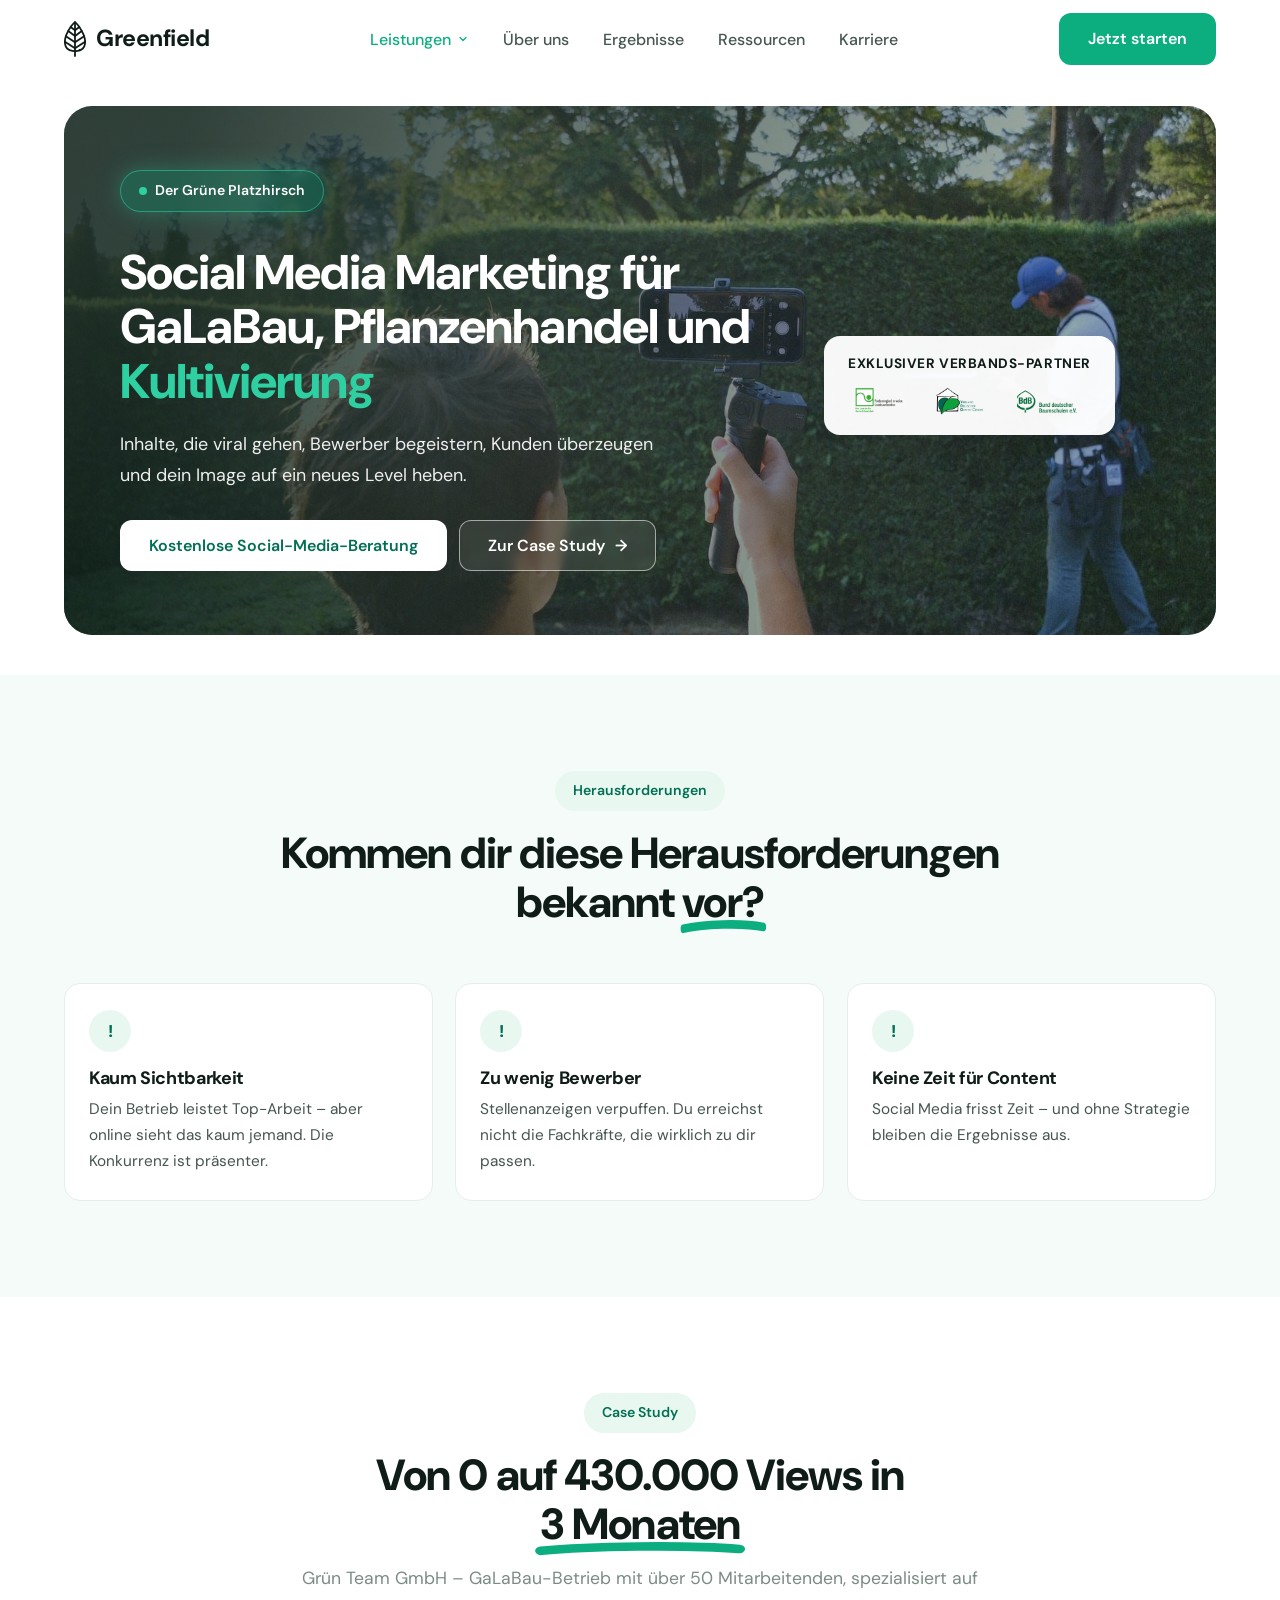
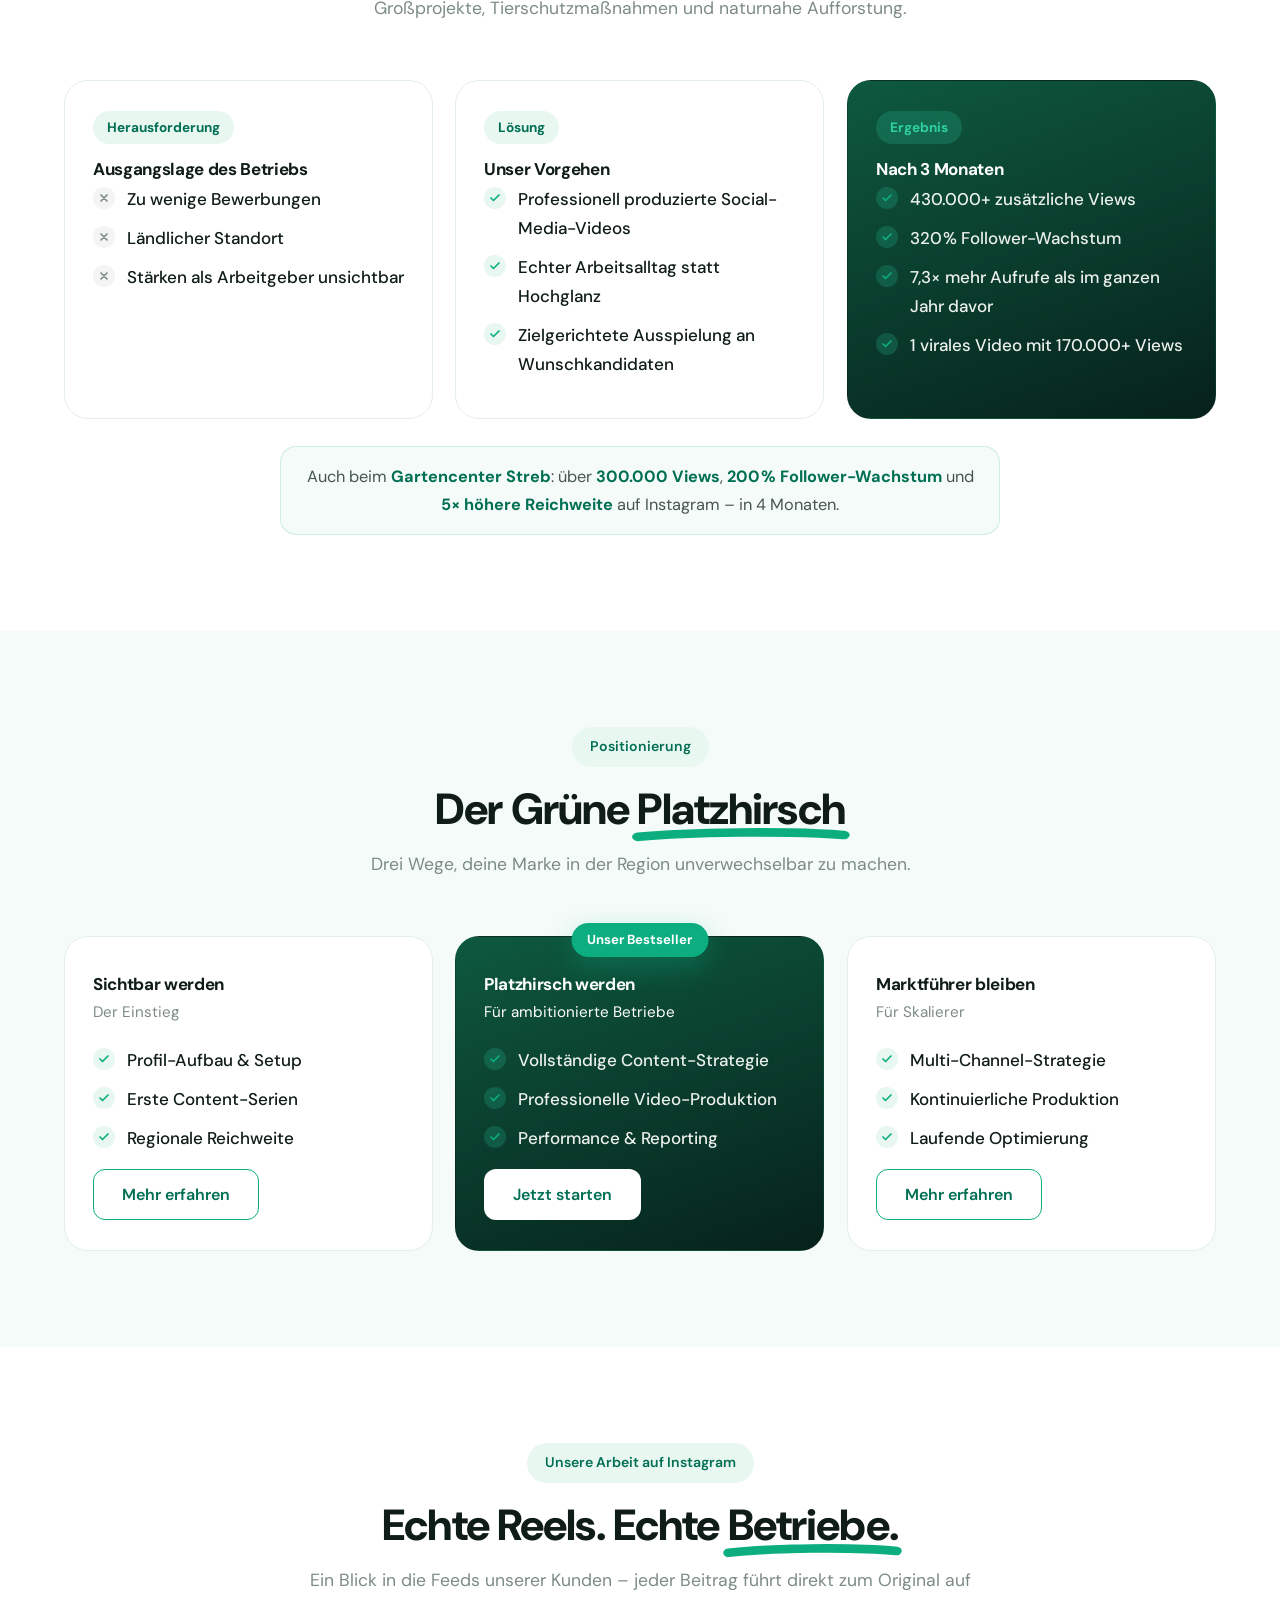
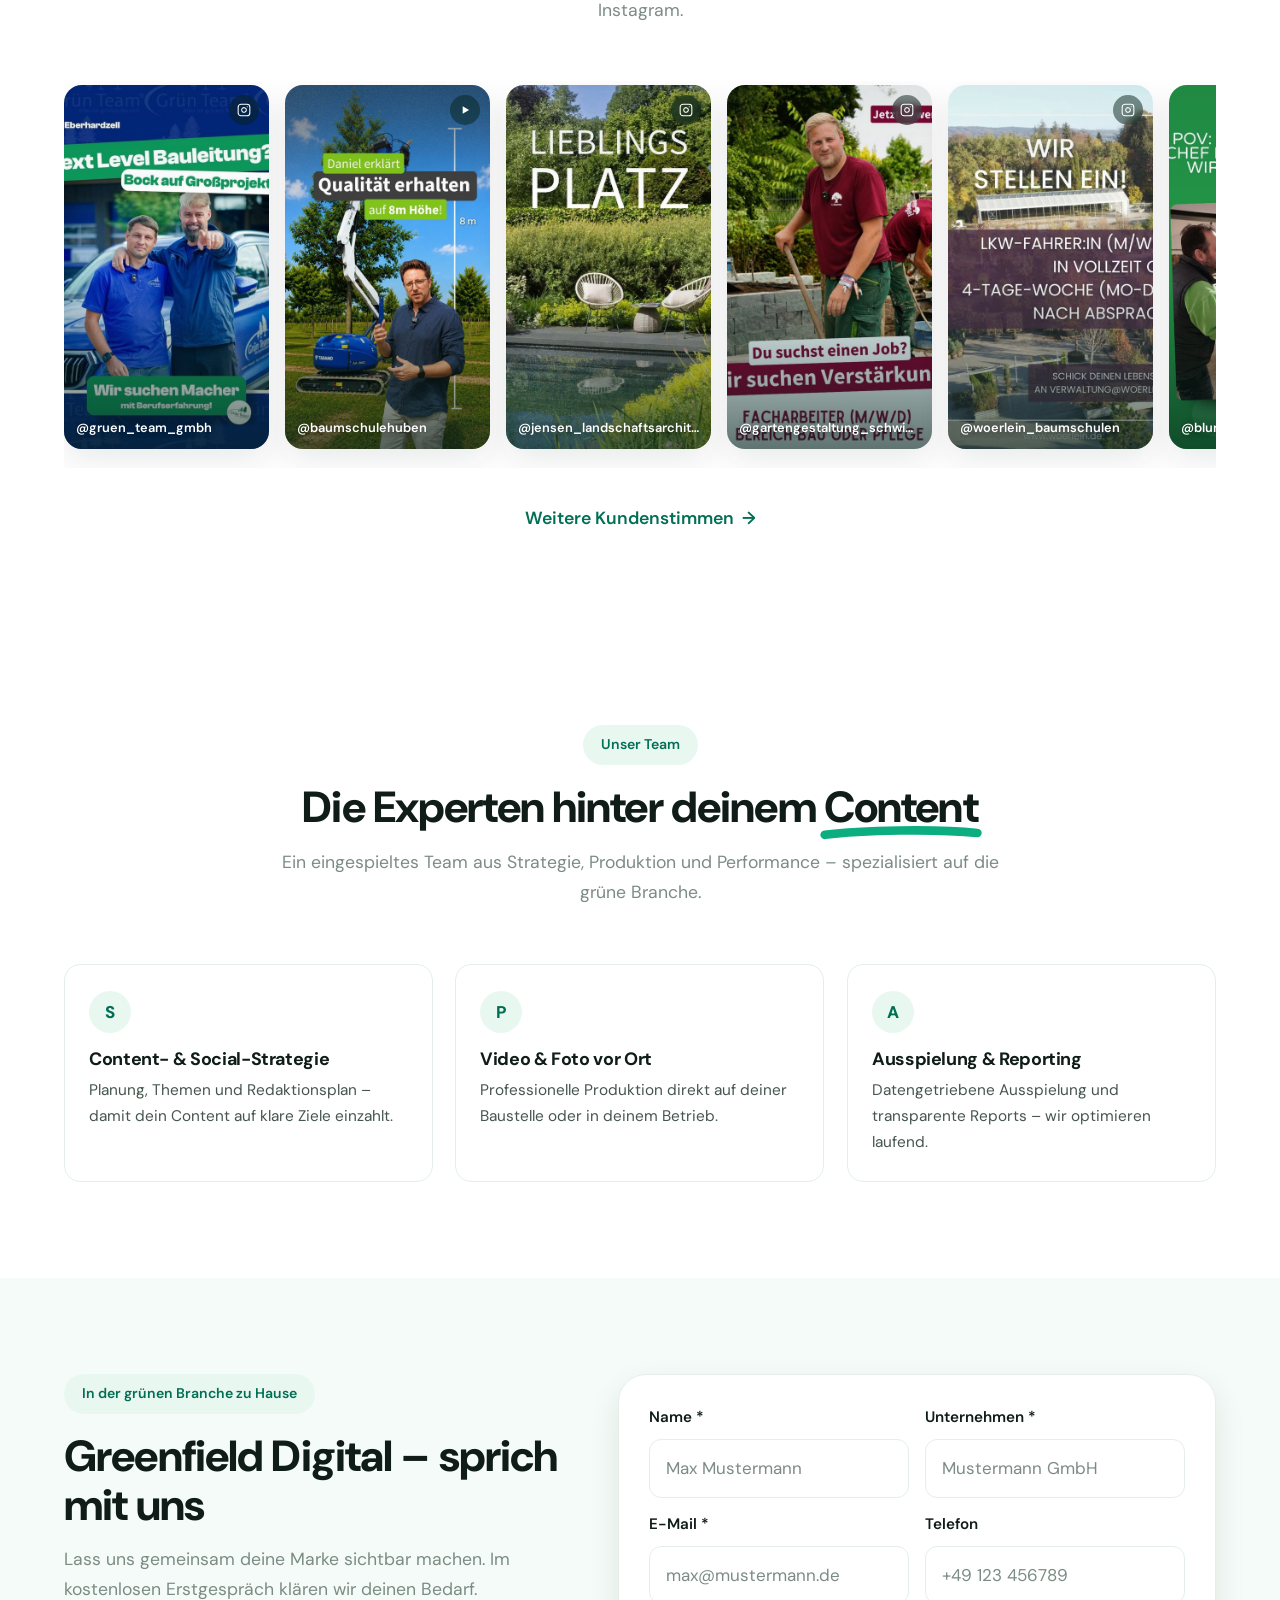
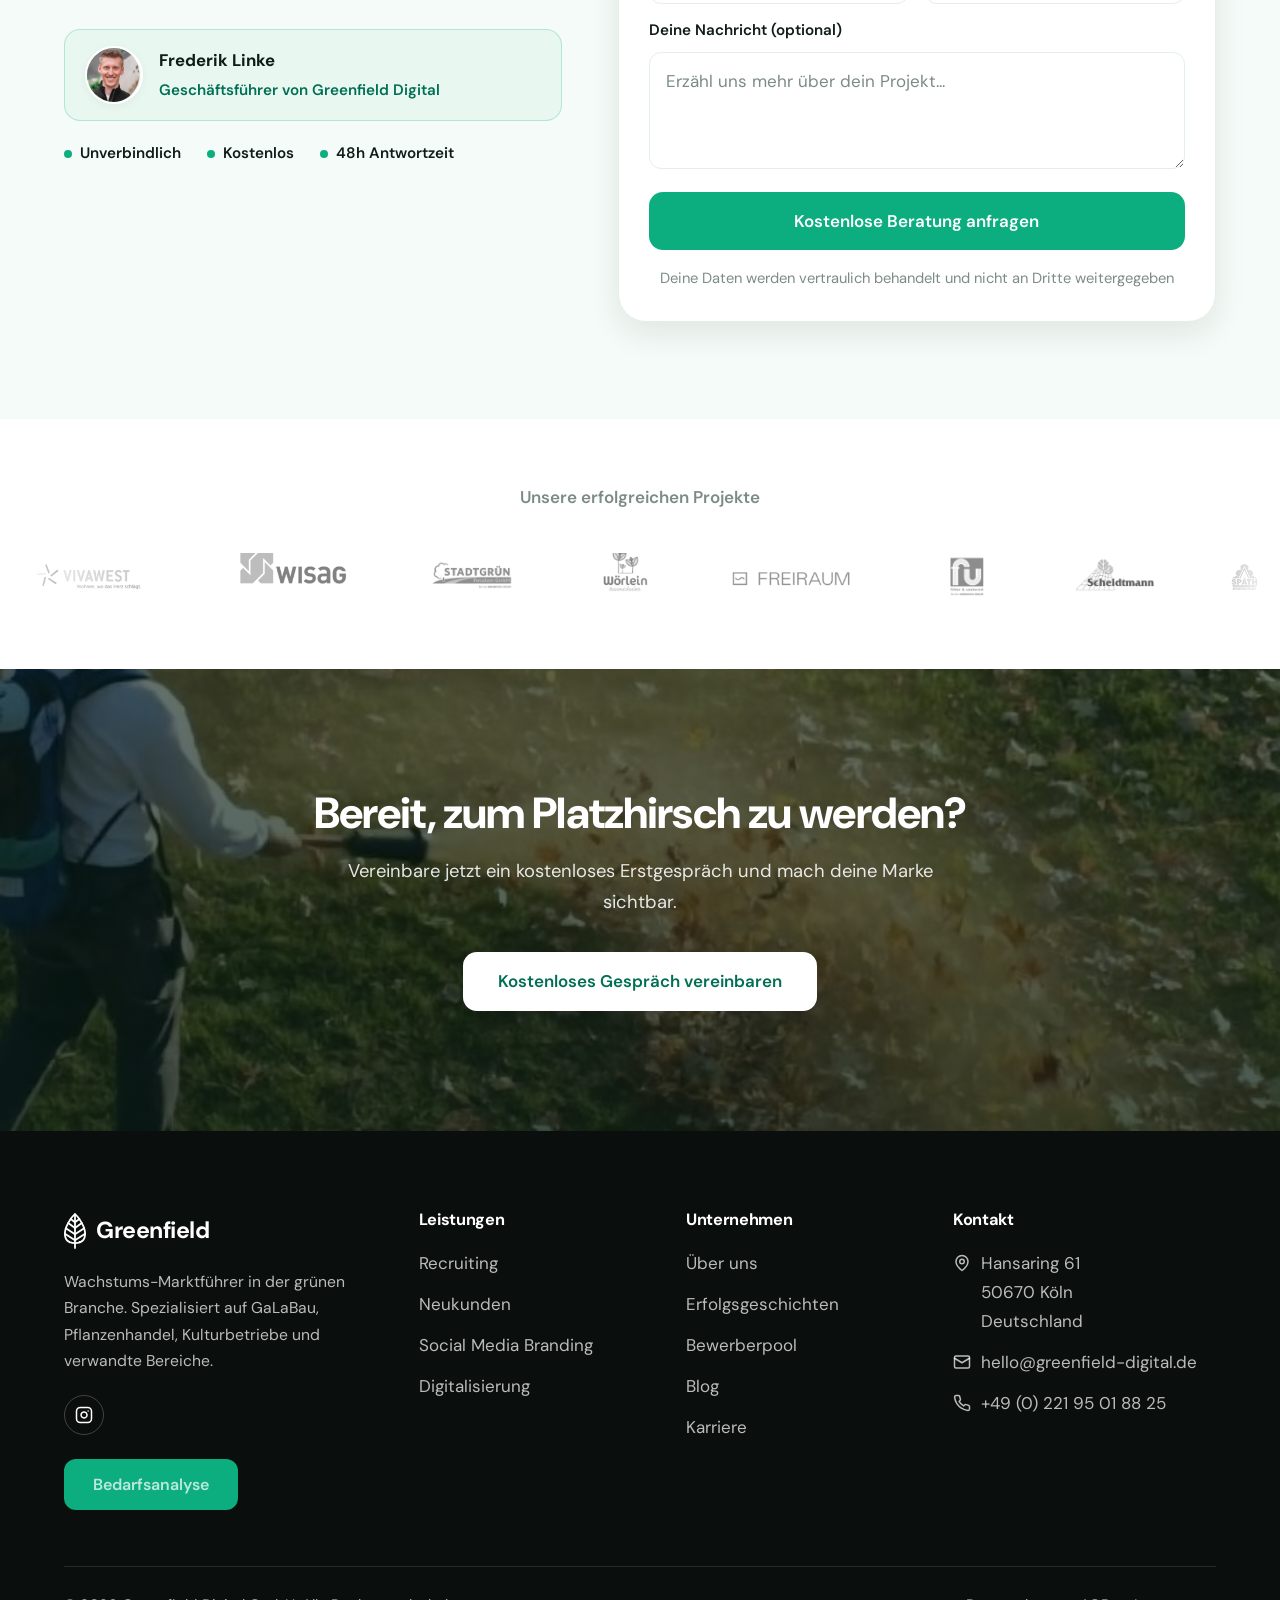
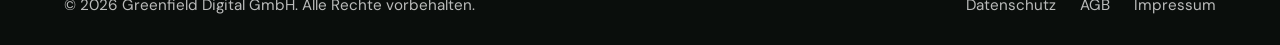
<file: social-media.html>
<!DOCTYPE html>
<html lang="de">
<head>
  <meta charset="UTF-8">
  <meta name="viewport" content="width=device-width, initial-scale=1.0">
  <title>Social Media Branding für die grüne Branche – Greenfield Digital</title>
  <meta name="description" content="Social Media Marketing für GaLaBau, Pflanzenhandel und Kultivierung: Content, der Bewerber begeistert und deine Marke zum Platzhirschen der Region macht.">
  <!-- TODO vor Go-Live auf greenfield-digital.de: noindex entfernen! -->
  <meta name="robots" content="noindex">
  <meta property="og:title" content="Social Media Branding für die grüne Branche – Greenfield Digital">
  <meta property="og:description" content="Social Media Marketing für GaLaBau, Pflanzenhandel und Kultivierung: Content, der Bewerber begeistert und deine Marke zum Platzhirschen der Region macht.">
  <meta property="og:type" content="website">
  <!-- TODO Go-Live: og:image-Domain auf greenfield-digital.de umstellen -->
  <meta property="og:image" content="https://frdlnk-gc.github.io/greenfield-digital-website/assets/img/gen-social.jpg">
  <meta name="theme-color" content="#0CAE80">
  <link rel="icon" type="image/svg+xml" href="assets/img/favicon.svg">
  <link rel="icon" type="image/png" href="assets/img/favicon.png">
  <link rel="apple-touch-icon" href="assets/img/apple-touch-icon.png">
  <link rel="preconnect" href="https://fonts.googleapis.com">
  <link rel="preconnect" href="https://fonts.gstatic.com" crossorigin>
  <link href="https://fonts.googleapis.com/css2?family=DM+Sans:opsz,wght@9..40,400;9..40,500;9..40,600;9..40,700;9..40,800&display=swap" rel="stylesheet">
  <link rel="stylesheet" href="assets/css/foundation.css">
  <style>
    .case-grid, .ph-grid { display: grid; grid-template-columns: repeat(3, 1fr); gap: 22px; }
    .case-col, .ph-col {
      background: #fff;
      border: 1px solid var(--line);
      border-radius: var(--r-lg);
      padding: 30px 28px;
      display: flex; flex-direction: column; gap: 6px;
    }
    .ph-col { position: relative; padding-top: 38px; }
    .ph-col .btn { margin-top: auto; align-self: flex-start; }
    .case-tag {
      align-self: flex-start;
      background: var(--mint); color: var(--green-700);
      font-size: .85rem; font-weight: 700;
      padding: 5px 14px; border-radius: var(--r-pill);
      margin-bottom: 10px;
    }
    .case-col.is-highlight, .ph-col.is-highlight {
      background: var(--grad-deep);
      border-color: transparent;
      color: rgba(255, 255, 255, .88);
    }
    .case-col.is-highlight h4, .ph-col.is-highlight h4, .ph-col.is-highlight .ph-sub { color: #fff; }
    .case-col.is-highlight .case-tag { background: rgba(46, 207, 161, .2); color: var(--green-bright); }
    .ph-sub { color: var(--muted); font-size: .95rem; margin-bottom: 14px; }
    .ph-badge {
      position: absolute; top: -14px; left: 50%; transform: translateX(-50%);
      background: var(--green); color: #fff;
      font-size: .82rem; font-weight: 700;
      padding: 6px 16px; border-radius: var(--r-pill);
      box-shadow: var(--shadow-green);
      white-space: nowrap;
    }
    ul.checks.on-dark li { color: rgba(255, 255, 255, .92); }
    ul.checks.on-dark li::before { background-color: rgba(46, 207, 161, .2); }
    ul.checks.is-neutral li::before {
      background-image: url("data:image/svg+xml,%3Csvg xmlns='http://www.w3.org/2000/svg' viewBox='0 0 24 24' fill='none' stroke='%237C8C84' stroke-width='3.4' stroke-linecap='round'%3E%3Cpath d='M18 6 6 18M6 6l12 12'/%3E%3C/svg%3E");
      background-color: var(--platinum);
    }
    @media (max-width: 900px) { .case-grid, .ph-grid { grid-template-columns: 1fr; } }
    .case-second {
      margin: 26px auto 0;
      max-width: 720px;
      text-align: center;
      color: var(--text);
      font-size: 1.02rem;
      background: var(--mint-soft);
      border: 1px solid rgba(12, 174, 128, .18);
      border-radius: var(--r-md);
      padding: 16px 22px;
    }
    .case-second b { color: var(--green-700); font-weight: 700; }
  </style>
</head>
<body>

  <svg xmlns="http://www.w3.org/2000/svg" style="display:none" aria-hidden="true"><defs><g id="gf-leaf"><path transform="matrix(1,0,0,-1,66.15234,55.992677)" d="M23.574303 25.10035 24.620106 25.58577 24.620085 25.585816 23.574303 25.10035ZM12.995802 40.06275 13.745462 40.938734 12.995891 41.580217 12.246243 40.93882 12.995802 40.06275ZM2.416528 25.10035 1.370747 25.585816 1.370725 25.58577 2.416528 25.10035ZM.963188 9.17907 2.028077 9.62105 2.028033 9.621157 .963188 9.17907ZM9.088648 3.287144 9.264523 4.42662 9.237376 4.430809 9.210061 4.433704 9.088648 3.287144ZM12.995802 2.68409 12.819927 1.544613 12.995819 1.517464 13.17171 1.544621 12.995802 2.68409ZM16.902184 3.287144 16.780772 4.433704 16.753439 4.430809 16.726275 4.426617 16.902184 3.287144ZM25.027644 9.17907 23.9628 9.621157 23.962754 9.62105 25.027644 9.17907ZM23.574303 25.10035 24.620085 25.585816C21.064307 33.24562 17.151864 38.023557 13.745462 40.938734L12.995802 40.06275 12.246141 39.18677C15.366294 36.51656 19.091013 32.019914 22.52852 24.614886L23.574303 25.10035ZM12.995802 40.06275 12.246243 40.93882C8.838986 38.023599 4.926521 33.245615 1.370747 25.585816L2.416528 25.10035 3.46231 24.614886C6.899823 32.019926 10.624522 36.516519 13.74536 39.186685L12.995802 40.06275ZM2.416528 25.10035 1.370725 25.58577C.316806 23.31517-.583657 20.429493-.962011 17.471108-1.338918 14.524046-1.20993 11.406448-.101657 8.73698L.963188 9.17907 2.028033 9.621157C1.129202 11.786146 .977457 14.458805 1.325295 17.17858 1.671685 19.887028 2.501445 22.544764 3.462332 24.614933L2.416528 25.10035ZM.963188 9.17907-.101701 8.737087C2.307079 2.933487 8.08656 2.233845 8.967236 2.140587L9.088648 3.287144 9.210061 4.433704C8.417892 4.51759 3.90153 5.107239 2.028077 9.62105L.963188 9.17907ZM9.088648 3.287144 8.912774 2.147671 12.819927 1.544613 12.995802 2.68409 13.171676 3.823563 9.264523 4.42662 9.088648 3.287144ZM12.995802 2.68409 13.17171 1.544621 17.07809 2.147675 16.902184 3.287144 16.726275 4.426617 12.819894 3.823559 12.995802 2.68409ZM16.902184 3.287144 17.023596 2.140587C17.90427 2.233845 23.683753 2.933487 26.092532 8.737087L25.027644 9.17907 23.962754 9.62105C22.0893 5.107239 17.572939 4.51759 16.780772 4.433704L16.902184 3.287144ZM25.027644 9.17907 26.092488 8.73698C27.200762 11.406448 27.32975 14.524046 26.952843 17.471108 26.574488 20.429493 25.674025 23.31517 24.620106 25.58577L23.574303 25.10035 22.5285 24.614933C23.489388 22.544764 24.319148 19.887028 24.665537 17.17858 25.013375 14.458805 24.86163 11.786146 23.9628 9.621157L25.027644 9.17907Z"/><path transform="matrix(1,0,0,-1,78.76465,61.739748)" d="M1.538061 45.809885C1.538061 46.44665 1.02186 46.962854 .385093 46.962854-.251674 46.962854-.767875 46.44665-.767875 45.809885H.385093 1.538061ZM-.767875 2.305935C-.767875 1.66917-.251674 1.152969 .385093 1.152969 1.02186 1.152969 1.538061 1.66917 1.538061 2.305935H.385093-.767875ZM.385093 45.809885H-.767875V2.305935H.385093 1.538061V45.809885H.385093Z"/><path transform="matrix(1,0,0,-1,79.14746,52.065187)" d="M-.630466 3.59236C-1.163599 3.244164-1.31352 2.529704-.965323 1.996572-.617126 1.463438 .097333 1.313519 .630466 1.661716L0 2.627038-.630466 3.59236ZM13.625811 10.149164C14.158943 10.497361 14.308864 11.21182 13.960667 11.744953 13.61247 12.278086 12.89801 12.428006 12.364878 12.079809L12.995344 11.114487 13.625811 10.149164ZM0 2.627038 .630466 1.661716 13.625811 10.149164 12.995344 11.114487 12.364878 12.079809-.630466 3.59236 0 2.627038Z"/><path transform="matrix(1,0,0,-1,79.14746,44.44507)" d="M-.639479 3.584477C-1.169328 3.231302-1.312551 2.515471-.959376 1.985622-.606201 1.455773 .109631 1.312551 .639479 1.665726L0 2.625101-.639479 3.584477ZM12.407919 9.510069C12.937767 9.863243 13.08099 10.579075 12.727815 11.108924 12.37464 11.638772 11.658809 11.781995 11.12896 11.42882L11.768439 10.469444 12.407919 9.510069ZM0 2.625101 .639479 1.665726 12.407919 9.510069 11.768439 10.469444 11.12896 11.42882-.639479 3.584477 0 2.625101Z"/><path transform="matrix(1,0,0,-1,79.14746,36.404298)" d="M-.684337 3.539631C-1.196808 3.161683-1.30586 2.439855-.927911 1.927383-.549963 1.414912 .171865 1.30586 .684337 1.683809L0 2.61172-.684337 3.539631ZM9.465996 8.160301C9.978467 8.53825 10.087519 9.260078 9.70957 9.77255 9.331622 10.285021 8.609794 10.394073 8.097322 10.016125L8.781659 9.088213 9.465996 8.160301ZM0 2.61172 .684337 1.683809 9.465996 8.160301 8.781659 9.088213 8.097322 10.016125-.684337 3.539631 0 2.61172Z"/><path transform="matrix(1,0,0,-1,79.14746,28.924805)" d="M-.684366 3.539598C-1.196825 3.161633-1.305854 2.439802-.927889 1.927343-.549924 1.414884 .171907 1.305855 .684366 1.68382L0 2.611709-.684366 3.539598ZM6.283617 5.813556C6.796077 6.191521 6.905106 6.913352 6.527141 7.425812 6.149176 7.938271 5.427344 8.0473 4.914885 7.669335L5.599251 6.741446 6.283617 5.813556ZM0 2.611709 .684366 1.68382 6.283617 5.813556 5.599251 6.741446 4.914885 7.669335-.684366 3.539598 0 2.611709Z"/><path transform="matrix(1,0,0,-1,66.1582,52.06494)" d="M12.359464 1.661729C12.892588 1.313519 13.607051 1.463423 13.95526 1.996548 14.30347 2.529673 14.153566 3.244135 13.620441 3.592345L12.989953 2.627037 12.359464 1.661729ZM.630489 12.076713C.097365 12.424922-.617098 12.275019-.965308 11.741894-1.313517 11.208769-1.163614 10.494307-.630489 10.146096L0 11.111404 .630489 12.076713ZM12.989953 2.627037 13.620441 3.592345 .630489 12.076713 0 11.111404-.630489 10.146096 12.359464 1.661729 12.989953 2.627037Z"/><path transform="matrix(1,0,0,-1,67.37695,44.44507)" d="M11.12896 1.665726C11.658809 1.312551 12.37464 1.455773 12.727815 1.985622 13.08099 2.515471 12.937767 3.231302 12.407919 3.584477L11.768439 2.625101 11.12896 1.665726ZM.639479 11.42882C.109631 11.781995-.606201 11.638772-.959376 11.108924-1.312551 10.579075-1.169328 9.863243-.639479 9.510069L0 10.469444 .639479 11.42882ZM11.768439 2.625101 12.407919 3.584477 .639479 11.42882 0 10.469444-.639479 9.510069 11.12896 1.665726 11.768439 2.625101Z"/><path transform="matrix(1,0,0,-1,70.37012,36.404298)" d="M8.097322 1.683809C8.609794 1.30586 9.331622 1.414912 9.70957 1.927383 10.087519 2.439855 9.978467 3.161683 9.465996 3.539631L8.781659 2.61172 8.097322 1.683809ZM.684337 10.016125C.171865 10.394073-.549963 10.285021-.927911 9.77255-1.30586 9.260078-1.196808 8.53825-.684337 8.160301L0 9.088213 .684337 10.016125ZM8.781659 2.61172 9.465996 3.539631 .684337 10.016125 0 9.088213-.684337 8.160301 8.097322 1.683809 8.781659 2.61172Z"/><path transform="matrix(1,0,0,-1,73.55078,28.924805)" d="M4.914885 1.68382C5.427344 1.305855 6.149176 1.414884 6.527141 1.927343 6.905106 2.439802 6.796077 3.161633 6.283617 3.539598L5.599251 2.611709 4.914885 1.68382ZM.684366 7.669335C.171907 8.0473-.549924 7.938271-.927889 7.425812-1.305854 6.913352-1.196825 6.191521-.684366 5.813556L0 6.741446 .684366 7.669335ZM5.599251 2.611709 6.283617 3.539598 .684366 7.669335 0 6.741446-.684366 5.813556 4.914885 1.68382 5.599251 2.611709Z"/></g></defs></svg>

  <header class="site-nav" id="nav">
    <div class="inner">
      <a class="brand" href="index.html" aria-label="Greenfield Digital – Startseite">
        <span class="mark"><svg viewBox="65 14.41 28.3 46.17" fill="currentColor" aria-hidden="true"><use href="#gf-leaf"/></svg></span>
        <span class="word">Greenfield</span>
      </a>
      <nav aria-label="Hauptnavigation">
        <ul class="nav-links" id="navLinks">
          <li class="has-drop">
            <a href="index.html#leistungen" class="active">Leistungen
              <svg class="caret" width="12" height="12" viewBox="0 0 24 24" fill="none" stroke="currentColor" stroke-width="2.5" stroke-linecap="round" stroke-linejoin="round" aria-hidden="true"><path d="m6 9 6 6 6-6"/></svg>
            </a>
            <ul class="drop">
              <li><a href="recruiting.html">Recruiting<small>Nachhaltige Personalgewinnung</small></a></li>
              <li><a href="neukundengewinnung.html">Neukundengewinnung<small>Planbar neue Aufträge</small></a></li>
              <li><a href="social-media.html">Social Media Branding<small>Platzhirsch in der Region</small></a></li>
              <li><a href="digitalisierung.html">Digitalisierung &amp; KI<small>Prozesse neu gedacht</small></a></li>
            </ul>
          </li>
          <li><a href="ueber-uns.html">Über uns</a></li>
          <li><a href="ergebnisse.html">Ergebnisse</a></li>
          <li><a href="blog.html">Ressourcen</a></li>
          <li><a href="karriere.html">Karriere</a></li>
        </ul>
      </nav>
      <div style="display:flex; align-items:center; gap:10px;">
        <a class="btn btn--primary nav-cta-desktop" href="#kontakt">Jetzt starten</a>
        <button class="nav-burger" id="burger" aria-label="Menü öffnen" aria-expanded="false" aria-controls="navLinks">
          <span class="nb-line" aria-hidden="true"></span><span class="nb-line" aria-hidden="true"></span><span class="nb-line" aria-hidden="true"></span>
        </button>
      </div>
    </div>
  </header>

  <main>

    <section class="page-hero">
      <div class="container">
        <div class="hero-card reveal in">
          <div class="bg" style="background-image:url('assets/img/gen-social.jpg')" aria-hidden="true"></div>
          <div class="hero-inner">
            <span class="pill pill--glow"><span class="dot"></span>Der Grüne Platzhirsch</span>
            <h1>Social Media Marketing für GaLaBau, Pflanzenhandel und <span class="accent">Kultivierung</span></h1>
            <p class="sub">Inhalte, die viral gehen, Bewerber begeistern, Kunden überzeugen und dein Image auf ein neues Level heben.</p>
            <div class="hero-actions"><a class="btn btn--white is-green-text" href="#kontakt">Kostenlose Social-Media-Beratung</a><a class="btn btn--ghost" href="#case">Zur Case Study<span class="arr">→</span></a></div>
          </div>
          <div class="partner-mini reveal" style="--d:.2s">
              <span>Exklusiver Verbands-Partner</span>
              <div class="pm-logos"><img src="assets/img/partner-1.png" alt="Verbandspartner – Die Experten für Garten &amp; Landschaft"><img src="assets/img/partner-2.png" alt="Verband Deutscher Garten-Center"><img src="assets/img/partner-3.png" alt="Bund deutscher Baumschulen e.V."></div>
            </div>
        </div>
      </div>
    </section>
    <section class="section section--tint">
      <div class="container">
        <div class="section-head reveal">
          <span class="pill">Herausforderungen</span>
          <h2>Kommen dir diese Herausforderungen bekannt <span class="mark-u">vor?<svg viewBox="0 0 240 24" preserveAspectRatio="none" aria-hidden="true"><path d="M6 16 C 60 8, 175 6, 234 13"/></svg></span></h2>
        </div>
        <div class="steps-grid cols-3">
          <div class="step-card reveal">
            <span class="num">!</span>
            <h4>Kaum Sichtbarkeit</h4>
            <p>Dein Betrieb leistet Top-Arbeit – aber online sieht das kaum jemand. Die Konkurrenz ist präsenter.</p>
          </div>
          <div class="step-card reveal" style="--d:.1s">
            <span class="num">!</span>
            <h4>Zu wenig Bewerber</h4>
            <p>Stellenanzeigen verpuffen. Du erreichst nicht die Fachkräfte, die wirklich zu dir passen.</p>
          </div>
          <div class="step-card reveal" style="--d:.2s">
            <span class="num">!</span>
            <h4>Keine Zeit für Content</h4>
            <p>Social Media frisst Zeit – und ohne Strategie bleiben die Ergebnisse aus.</p>
          </div>
        </div>
      </div>
    </section>
    <section class="section" id="case">
      <div class="container">
        <div class="section-head reveal">
          <span class="pill">Case Study</span>
          <h2>Von 0 auf 430.000 Views in <span class="mark-u">3 Monaten<svg viewBox="0 0 240 24" preserveAspectRatio="none" aria-hidden="true"><path d="M6 16 C 60 8, 175 6, 234 13"/></svg></span></h2>
          <p class="sub">Grün Team GmbH – GaLaBau-Betrieb mit über 50 Mitarbeitenden, spezialisiert auf Großprojekte, Tierschutzmaßnahmen und naturnahe Aufforstung.</p>
        </div>
        <div class="case-grid">
          <div class="case-col reveal">
            <span class="case-tag">Herausforderung</span>
            <h4>Ausgangslage des Betriebs</h4>
            <ul class="checks is-neutral">
              <li>Zu wenige Bewerbungen</li>
              <li>Ländlicher Standort</li>
              <li>Stärken als Arbeitgeber unsichtbar</li>
            </ul>
          </div>
          <div class="case-col reveal" style="--d:.12s">
            <span class="case-tag">Lösung</span>
            <h4>Unser Vorgehen</h4>
            <ul class="checks">
              <li>Professionell produzierte Social-Media-Videos</li>
              <li>Echter Arbeitsalltag statt Hochglanz</li>
              <li>Zielgerichtete Ausspielung an Wunschkandidaten</li>
            </ul>
          </div>
          <div class="case-col is-highlight reveal" style="--d:.24s">
            <span class="case-tag">Ergebnis</span>
            <h4>Nach 3 Monaten</h4>
            <ul class="checks on-dark">
              <li>430.000+ zusätzliche Views</li>
              <li>320&#8202;% Follower-Wachstum</li>
              <li>7,3&#215; mehr Aufrufe als im ganzen Jahr davor</li>
              <li>1 virales Video mit 170.000+ Views</li>
            </ul>
          </div>
        </div>
        <p class="case-second reveal">Auch beim <b>Gartencenter Streb</b>: über <b>300.000 Views</b>, <b>200&#8202;% Follower-Wachstum</b> und <b>5&#215; h&#246;here Reichweite</b> auf Instagram &#8211; in 4 Monaten.</p>
      </div>
    </section>
    <section class="section section--tint">
      <div class="container">
        <div class="section-head reveal">
          <span class="pill">Positionierung</span>
          <h2>Der Grüne <span class="mark-u">Platzhirsch<svg viewBox="0 0 240 24" preserveAspectRatio="none" aria-hidden="true"><path d="M6 16 C 60 8, 175 6, 234 13"/></svg></span></h2>
          <p class="sub">Drei Wege, deine Marke in der Region unverwechselbar zu machen.</p>
        </div>
        <div class="ph-grid">
          <div class="ph-col reveal">
            <h4>Sichtbar werden</h4>
            <p class="ph-sub">Der Einstieg</p>
            <ul class="checks">
              <li>Profil-Aufbau &amp; Setup</li>
              <li>Erste Content-Serien</li>
              <li>Regionale Reichweite</li>
            </ul>
            <a class="btn btn--outline" href="#kontakt">Mehr erfahren</a>
          </div>
          <div class="ph-col is-highlight reveal" style="--d:.12s">
            <span class="ph-badge">Unser Bestseller</span>
            <h4>Platzhirsch werden</h4>
            <p class="ph-sub">Für ambitionierte Betriebe</p>
            <ul class="checks on-dark">
              <li>Vollständige Content-Strategie</li>
              <li>Professionelle Video-Produktion</li>
              <li>Performance &amp; Reporting</li>
            </ul>
            <a class="btn btn--white is-green-text" href="#kontakt">Jetzt starten</a>
          </div>
          <div class="ph-col reveal" style="--d:.24s">
            <h4>Marktführer bleiben</h4>
            <p class="ph-sub">Für Skalierer</p>
            <ul class="checks">
              <li>Multi-Channel-Strategie</li>
              <li>Kontinuierliche Produktion</li>
              <li>Laufende Optimierung</li>
            </ul>
            <a class="btn btn--outline" href="#kontakt">Mehr erfahren</a>
          </div>
        </div>
      </div>
    </section>
    <section class="section" id="kundenstimmen">
      <div class="container">
        <div class="section-head reveal">
          <span class="pill">Unsere Arbeit auf Instagram</span>
          <h2>Echte Reels. Echte <span class="mark-u">Betriebe.<svg viewBox="0 0 240 24" preserveAspectRatio="none" aria-hidden="true"><path d="M6 16 C 60 8, 175 6, 234 13"/></svg></span></h2>
          <p class="sub">Ein Blick in die Feeds unserer Kunden &#8211; jeder Beitrag f&#252;hrt direkt zum Original auf Instagram.</p>
        </div>
        <div class="reel-rail m-carousel">
          <a class="reel-card reveal" style="--d:.0s" href="https://www.instagram.com/gruen_team_gmbh/p/DZfAlWWDELO/" target="_blank" rel="noopener" aria-label="Instagram-Beitrag von @gruen_team_gmbh ansehen">
            <img src="assets/img/reels/reel-gruenteam-1.jpg" alt="Instagram-Beitrag von @gruen_team_gmbh" loading="lazy">
            <span class="rc-badge" aria-hidden="true"><svg viewBox="0 0 24 24" fill="none" stroke="currentColor" stroke-width="1.8" stroke-linecap="round" stroke-linejoin="round"><rect x="2" y="2" width="20" height="20" rx="5"/><path d="M16 11.37A4 4 0 1 1 12.63 8 4 4 0 0 1 16 11.37z"/><line x1="17.5" y1="6.5" x2="17.51" y2="6.5"/></svg></span>
            <span class="rc-who">@gruen_team_gmbh</span>
          </a>
          <a class="reel-card reveal" style="--d:.1s" href="https://www.instagram.com/baumschulehuben/reel/DcdT-NckVeh/" target="_blank" rel="noopener" aria-label="Instagram-Reel von @baumschulehuben ansehen">
            <img src="assets/img/reels/reel-huben-1.jpg" alt="Instagram-Reel von @baumschulehuben" loading="lazy">
            <span class="rc-badge" aria-hidden="true"><svg viewBox="0 0 24 24" fill="currentColor"><path d="M8 5.5v13l11-6.5z"/></svg></span>
            <span class="rc-who">@baumschulehuben</span>
          </a>
          <a class="reel-card reveal" style="--d:.2s" href="https://www.instagram.com/jensen_landschaftsarchitekten/p/DctQGDbjdVX/" target="_blank" rel="noopener" aria-label="Instagram-Beitrag von @jensen_landschaftsarchitekten ansehen">
            <img src="assets/img/reels/reel-jensen-1.jpg" alt="Instagram-Beitrag von @jensen_landschaftsarchitekten" loading="lazy">
            <span class="rc-badge" aria-hidden="true"><svg viewBox="0 0 24 24" fill="none" stroke="currentColor" stroke-width="1.8" stroke-linecap="round" stroke-linejoin="round"><rect x="2" y="2" width="20" height="20" rx="5"/><path d="M16 11.37A4 4 0 1 1 12.63 8 4 4 0 0 1 16 11.37z"/><line x1="17.5" y1="6.5" x2="17.51" y2="6.5"/></svg></span>
            <span class="rc-who">@jensen_landschaftsarchitekten</span>
          </a>
          <a class="reel-card reveal" style="--d:.3s" href="https://www.instagram.com/gartengestaltung_schwingel/p/Dacp19qkSWJ/" target="_blank" rel="noopener" aria-label="Instagram-Beitrag von @gartengestaltung_schwingel ansehen">
            <img src="assets/img/reels/reel-schwingel-1.jpg" alt="Instagram-Beitrag von @gartengestaltung_schwingel" loading="lazy">
            <span class="rc-badge" aria-hidden="true"><svg viewBox="0 0 24 24" fill="none" stroke="currentColor" stroke-width="1.8" stroke-linecap="round" stroke-linejoin="round"><rect x="2" y="2" width="20" height="20" rx="5"/><path d="M16 11.37A4 4 0 1 1 12.63 8 4 4 0 0 1 16 11.37z"/><line x1="17.5" y1="6.5" x2="17.51" y2="6.5"/></svg></span>
            <span class="rc-who">@gartengestaltung_schwingel</span>
          </a>
          <a class="reel-card reveal" style="--d:.0s" href="https://www.instagram.com/woerlein_baumschulen/p/DWHLdcyjVKo/" target="_blank" rel="noopener" aria-label="Instagram-Beitrag von @woerlein_baumschulen ansehen">
            <img src="assets/img/reels/reel-woerlein-2.jpg" alt="Instagram-Beitrag von @woerlein_baumschulen" loading="lazy">
            <span class="rc-badge" aria-hidden="true"><svg viewBox="0 0 24 24" fill="none" stroke="currentColor" stroke-width="1.8" stroke-linecap="round" stroke-linejoin="round"><rect x="2" y="2" width="20" height="20" rx="5"/><path d="M16 11.37A4 4 0 1 1 12.63 8 4 4 0 0 1 16 11.37z"/><line x1="17.5" y1="6.5" x2="17.51" y2="6.5"/></svg></span>
            <span class="rc-who">@woerlein_baumschulen</span>
          </a>
          <a class="reel-card reveal" style="--d:.1s" href="https://www.instagram.com/blumen_metzger/p/Dcsm8cAjqLb/" target="_blank" rel="noopener" aria-label="Instagram-Beitrag von @blumen_metzger ansehen">
            <img src="assets/img/reels/reel-metzger-2.jpg" alt="Instagram-Beitrag von @blumen_metzger" loading="lazy">
            <span class="rc-badge" aria-hidden="true"><svg viewBox="0 0 24 24" fill="none" stroke="currentColor" stroke-width="1.8" stroke-linecap="round" stroke-linejoin="round"><rect x="2" y="2" width="20" height="20" rx="5"/><path d="M16 11.37A4 4 0 1 1 12.63 8 4 4 0 0 1 16 11.37z"/><line x1="17.5" y1="6.5" x2="17.51" y2="6.5"/></svg></span>
            <span class="rc-who">@blumen_metzger</span>
          </a>
          <a class="reel-card reveal" style="--d:.2s" href="https://www.instagram.com/gruen_team_gmbh/reel/DcjD2uPCftM/" target="_blank" rel="noopener" aria-label="Instagram-Reel von @gruen_team_gmbh ansehen">
            <img src="assets/img/reels/reel-gruenteam-3.jpg" alt="Instagram-Reel von @gruen_team_gmbh" loading="lazy">
            <span class="rc-badge" aria-hidden="true"><svg viewBox="0 0 24 24" fill="currentColor"><path d="M8 5.5v13l11-6.5z"/></svg></span>
            <span class="rc-who">@gruen_team_gmbh</span>
          </a>
          <a class="reel-card reveal" style="--d:.3s" href="https://www.instagram.com/baumschulehuben/p/Dca58JUnEAg/" target="_blank" rel="noopener" aria-label="Instagram-Beitrag von @baumschulehuben ansehen">
            <img src="assets/img/reels/reel-huben-2.jpg" alt="Instagram-Beitrag von @baumschulehuben" loading="lazy">
            <span class="rc-badge" aria-hidden="true"><svg viewBox="0 0 24 24" fill="none" stroke="currentColor" stroke-width="1.8" stroke-linecap="round" stroke-linejoin="round"><rect x="2" y="2" width="20" height="20" rx="5"/><path d="M16 11.37A4 4 0 1 1 12.63 8 4 4 0 0 1 16 11.37z"/><line x1="17.5" y1="6.5" x2="17.51" y2="6.5"/></svg></span>
            <span class="rc-who">@baumschulehuben</span>
          </a>
          <a class="reel-card reveal" style="--d:.0s" href="https://www.instagram.com/jensen_landschaftsarchitekten/reel/DcrGzfukts0/" target="_blank" rel="noopener" aria-label="Instagram-Reel von @jensen_landschaftsarchitekten ansehen">
            <img src="assets/img/reels/reel-jensen-2.jpg" alt="Instagram-Reel von @jensen_landschaftsarchitekten" loading="lazy">
            <span class="rc-badge" aria-hidden="true"><svg viewBox="0 0 24 24" fill="currentColor"><path d="M8 5.5v13l11-6.5z"/></svg></span>
            <span class="rc-who">@jensen_landschaftsarchitekten</span>
          </a>
          <a class="reel-card reveal" style="--d:.1s" href="https://www.instagram.com/gartengestaltung_schwingel/p/Dcs7lXLGigJ/" target="_blank" rel="noopener" aria-label="Instagram-Beitrag von @gartengestaltung_schwingel ansehen">
            <img src="assets/img/reels/reel-schwingel-2.jpg" alt="Instagram-Beitrag von @gartengestaltung_schwingel" loading="lazy">
            <span class="rc-badge" aria-hidden="true"><svg viewBox="0 0 24 24" fill="none" stroke="currentColor" stroke-width="1.8" stroke-linecap="round" stroke-linejoin="round"><rect x="2" y="2" width="20" height="20" rx="5"/><path d="M16 11.37A4 4 0 1 1 12.63 8 4 4 0 0 1 16 11.37z"/><line x1="17.5" y1="6.5" x2="17.51" y2="6.5"/></svg></span>
            <span class="rc-who">@gartengestaltung_schwingel</span>
          </a>
        </div>
        <div class="testi-more reveal">
          <a class="btn-link" href="ergebnisse.html" style="font-size:1.1rem;">Weitere Kundenstimmen <span class="arr">&#8594;</span></a>
        </div>
      </div>
    </section>
    <section class="section">
      <div class="container">
        <div class="section-head reveal">
          <span class="pill">Unser Team</span>
          <h2>Die Experten hinter deinem <span class="mark-u">Content<svg viewBox="0 0 240 24" preserveAspectRatio="none" aria-hidden="true"><path d="M6 16 C 60 8, 175 6, 234 13"/></svg></span></h2>
          <p class="sub">Ein eingespieltes Team aus Strategie, Produktion und Performance – spezialisiert auf die grüne Branche.</p>
        </div>
        <div class="steps-grid cols-3">
          <div class="step-card reveal">
            <span class="num">S</span>
            <h4>Content- &amp; Social-Strategie</h4>
            <p>Planung, Themen und Redaktionsplan – damit dein Content auf klare Ziele einzahlt.</p>
          </div>
          <div class="step-card reveal" style="--d:.1s">
            <span class="num">P</span>
            <h4>Video &amp; Foto vor Ort</h4>
            <p>Professionelle Produktion direkt auf deiner Baustelle oder in deinem Betrieb.</p>
          </div>
          <div class="step-card reveal" style="--d:.2s">
            <span class="num">A</span>
            <h4>Ausspielung &amp; Reporting</h4>
            <p>Datengetriebene Ausspielung und transparente Reports – wir optimieren laufend.</p>
          </div>
        </div>
      </div>
    </section>
    <section class="section section--tint" id="kontakt">
      <div class="container">
        <div class="contact-split">
          <div class="reveal">
            <div class="section-head">
              <span class="pill">In der grünen Branche zu Hause</span>
          <h2>Greenfield Digital – sprich mit uns</h2>
          <p class="sub">Lass uns gemeinsam deine Marke sichtbar machen. Im kostenlosen Erstgespräch klären wir deinen Bedarf.</p>
            </div>
            <div class="founder-strip">
            <img src="assets/img/frederik-linke.jpg" alt="Frederik Linke">
            <div>
              <strong>Frederik Linke</strong>
              <span>Geschäftsführer von Greenfield Digital</span>
            </div>
          </div>
            <div class="trust-dots" style="margin-top:4px;">
              <span>Unverbindlich</span>
                  <span>Kostenlos</span>
                  <span>48h Antwortzeit</span>
            </div>
          </div>
          <div class="contact-card card reveal" style="--d:.12s">
            <form data-webhook="https://hook.eu1.make.com/dpi3yxzn8knq3wimr36vg9hg64oz5l7h" novalidate>
            <div class="form-grid">
              <div class="field">
                <label for="sm-name">Name *</label>
                <input type="text" id="sm-name" name="name" placeholder="Max Mustermann" required autocomplete="name">
              </div>
              <div class="field">
                <label for="sm-unternehmen">Unternehmen *</label>
                <input type="text" id="sm-unternehmen" name="unternehmen" placeholder="Mustermann GmbH" required autocomplete="organization">
              </div>
              <div class="field">
                <label for="sm-email">E-Mail *</label>
                <input type="email" id="sm-email" name="email" placeholder="max@mustermann.de" required autocomplete="email">
              </div>
              <div class="field">
                <label for="sm-telefon">Telefon</label>
                <input type="tel" id="sm-telefon" name="telefon" placeholder="+49 123 456789" autocomplete="tel">
              </div>
              <div class="field full">
                <label for="sm-nachricht">Deine Nachricht (optional)</label>
                <textarea id="sm-nachricht" name="nachricht" rows="3" placeholder="Erzähl uns mehr über dein Projekt..."></textarea>
              </div>
              <div class="hp-field" aria-hidden="true">
                <label for="sm-website">Website</label>
                <input type="text" id="sm-website" name="website" tabindex="-1" autocomplete="off">
              </div>
              
              <div class="full">
                <button type="submit" class="btn btn--primary btn--lg" style="width:100%;">Kostenlose Beratung anfragen</button>
                <p class="form-note">Deine Daten werden vertraulich behandelt und nicht an Dritte weitergegeben</p>
              </div>
            </div>
          </form>
            <div class="form-success" hidden>
            <div class="check-circle"><svg viewBox="0 0 24 24" fill="none" stroke="currentColor" stroke-width="3" stroke-linecap="round" stroke-linejoin="round"><path d="M20 6 9 17l-5-5"/></svg></div>
            <h3>Danke für deine Anfrage!</h3>
            <p>Wir haben alles erhalten und melden uns innerhalb von 48 Stunden persönlich bei dir.</p>
          </div>
          </div>
        </div>
      </div>
    </section>
    <section class="section" style="padding-top:64px; padding-bottom:64px;">
      <div class="container">
        <p class="logos-head reveal" style="text-align:center; color:var(--muted); font-weight:600; margin-bottom:34px;">Unsere erfolgreichen Projekte</p>
      </div>
      <div class="marquee reveal">
        <div class="marquee-track">
          <img src="assets/img/logo-vivawest.png" alt="Vivawest" loading="lazy">
          <img src="assets/img/logo-wisag.png" alt="WISAG" loading="lazy">
          <img src="assets/img/logo-stadtgruen.png" alt="Stadtgrün Potsdam" loading="lazy">
          <img src="assets/img/logo-woerlein.png" alt="Wörlein Baumschulen" loading="lazy">
          <img src="assets/img/logo-freiraum.png" alt="Freiraum" loading="lazy">
          <img src="assets/img/logo-fu.png" alt="Flöter &amp; Uszkureit" loading="lazy">
          <img src="assets/img/logo-scheldmann.png" alt="Scheidtmann" loading="lazy">
          <img src="assets/img/logo-spaeth.png" alt="Späth" loading="lazy">
          <img src="assets/img/logo-huben.png" alt="Pflanzenhandel Huben" loading="lazy">
          <img src="assets/img/logo-blumenmetzger.png" alt="Blumen Metzger" loading="lazy">
          <img src="assets/img/logo-streb.png" alt="Streb" loading="lazy">
          <img src="assets/img/logo-stanze.png" alt="Stanze Gartencenter" loading="lazy">
          <img src="assets/img/logo-jensen.png" alt="Jensen Landschaftsarchitekten" loading="lazy">
          <!-- Zweiter Durchlauf für die Endlos-Schleife -->
          <img src="assets/img/logo-vivawest.png" alt="" loading="lazy">
          <img src="assets/img/logo-wisag.png" alt="" loading="lazy">
          <img src="assets/img/logo-stadtgruen.png" alt="" loading="lazy">
          <img src="assets/img/logo-woerlein.png" alt="" loading="lazy">
          <img src="assets/img/logo-freiraum.png" alt="" loading="lazy">
          <img src="assets/img/logo-fu.png" alt="" loading="lazy">
          <img src="assets/img/logo-scheldmann.png" alt="" loading="lazy">
          <img src="assets/img/logo-spaeth.png" alt="" loading="lazy">
          <img src="assets/img/logo-huben.png" alt="" loading="lazy">
          <img src="assets/img/logo-blumenmetzger.png" alt="" loading="lazy">
          <img src="assets/img/logo-streb.png" alt="" loading="lazy">
          <img src="assets/img/logo-stanze.png" alt="" loading="lazy">
          <img src="assets/img/logo-jensen.png" alt="" loading="lazy">
        </div>
      </div>
    </section>
    <section class="cta-band">
      <div class="bg" style="background-image:url('assets/img/gen-reel.jpg')" aria-hidden="true"></div>
      <div class="container reveal">
        <h2>Bereit, zum Platzhirsch zu werden?</h2>
        <p>Vereinbare jetzt ein kostenloses Erstgespräch und mach deine Marke sichtbar.</p>
        <a class="btn btn--white is-green-text btn--lg" href="#kontakt">Kostenloses Gespräch vereinbaren</a>
      </div>
    </section>

  </main>

  <footer class="site-footer">
    <div class="container">
      <div class="cols">
        <div>
          <a class="brand" href="index.html">
            <span class="mark"><svg viewBox="65 14.41 28.3 46.17" fill="currentColor" aria-hidden="true"><use href="#gf-leaf"/></svg></span>
            <span class="word">Greenfield</span>
          </a>
          <p style="font-size:.98rem;">Wachstums-Marktführer in der grünen Branche. Spezialisiert auf GaLaBau, Pflanzenhandel, Kulturbetriebe und verwandte Bereiche.</p>
          <div class="social-row">
            <a href="https://www.instagram.com/greenfield_digital/" target="_blank" rel="noopener" aria-label="Greenfield Digital auf Instagram">
              <svg viewBox="0 0 24 24" fill="none" stroke="currentColor" stroke-width="2" stroke-linecap="round" stroke-linejoin="round"><rect x="2" y="2" width="20" height="20" rx="5"/><path d="M16 11.37A4 4 0 1 1 12.63 8 4 4 0 0 1 16 11.37z"/><line x1="17.5" y1="6.5" x2="17.51" y2="6.5"/></svg>
            </a>
          </div>
          <a class="btn btn--primary" href="index.html#kontakt">Bedarfsanalyse</a>
        </div>
        <div>
          <h4>Leistungen</h4>
          <ul>
            <li><a href="recruiting.html">Recruiting</a></li>
            <li><a href="neukundengewinnung.html">Neukunden</a></li>
            <li><a href="social-media.html">Social Media Branding</a></li>
            <li><a href="digitalisierung.html">Digitalisierung</a></li>
          </ul>
        </div>
        <div>
          <h4>Unternehmen</h4>
          <ul>
            <li><a href="ueber-uns.html">Über uns</a></li>
            <li><a href="ergebnisse.html">Erfolgsgeschichten</a></li>
            <li><a href="bewerberpool.html">Bewerberpool</a></li>
            <li><a href="blog.html">Blog</a></li>
            <li><a href="karriere.html">Karriere</a></li>
          </ul>
        </div>
        <div>
          <h4>Kontakt</h4>
          <ul>
            <li style="display:flex; gap:10px;">
              <svg style="flex:0 0 18px; margin-top:5px;" width="18" height="18" viewBox="0 0 24 24" fill="none" stroke="currentColor" stroke-width="2" stroke-linecap="round" stroke-linejoin="round" aria-hidden="true"><path d="M20 10c0 6-8 12-8 12s-8-6-8-12a8 8 0 0 1 16 0Z"/><circle cx="12" cy="10" r="3"/></svg>
              <span>Hansaring 61<br>50670 Köln<br>Deutschland</span>
            </li>
            <li style="display:flex; gap:10px; align-items:center;">
              <svg style="flex:0 0 18px;" width="18" height="18" viewBox="0 0 24 24" fill="none" stroke="currentColor" stroke-width="2" stroke-linecap="round" stroke-linejoin="round" aria-hidden="true"><rect x="2" y="4" width="20" height="16" rx="2"/><path d="m22 7-10 6L2 7"/></svg>
              <a href="mailto:hello@greenfield-digital.de">hello@greenfield-digital.de</a>
            </li>
            <li style="display:flex; gap:10px; align-items:center;">
              <svg style="flex:0 0 18px;" width="18" height="18" viewBox="0 0 24 24" fill="none" stroke="currentColor" stroke-width="2" stroke-linecap="round" stroke-linejoin="round" aria-hidden="true"><path d="M22 16.92v3a2 2 0 0 1-2.18 2 19.79 19.79 0 0 1-8.63-3.07 19.5 19.5 0 0 1-6-6 19.79 19.79 0 0 1-3.07-8.67A2 2 0 0 1 4.11 2h3a2 2 0 0 1 2 1.72c.127.96.361 1.903.7 2.81a2 2 0 0 1-.45 2.11L8.09 9.91a16 16 0 0 0 6 6l1.27-1.27a2 2 0 0 1 2.11-.45c.907.339 1.85.573 2.81.7A2 2 0 0 1 22 16.92z"/></svg>
              <a href="tel:+4922195018825">+49 (0) 221 95 01 88 25</a>
            </li>
          </ul>
        </div>
      </div>
      <div class="legal">
        <span>© 2026 Greenfield Digital GmbH. Alle Rechte vorbehalten.</span>
        <span style="display:flex; gap:24px;">
          <a href="datenschutz.html">Datenschutz</a>
          <a href="agb.html">AGB</a>
          <a href="impressum.html">Impressum</a>
        </span>
      </div>
    </div>
  </footer>

  <script src="assets/js/main.js" defer></script>
</body>
</html>
</file>
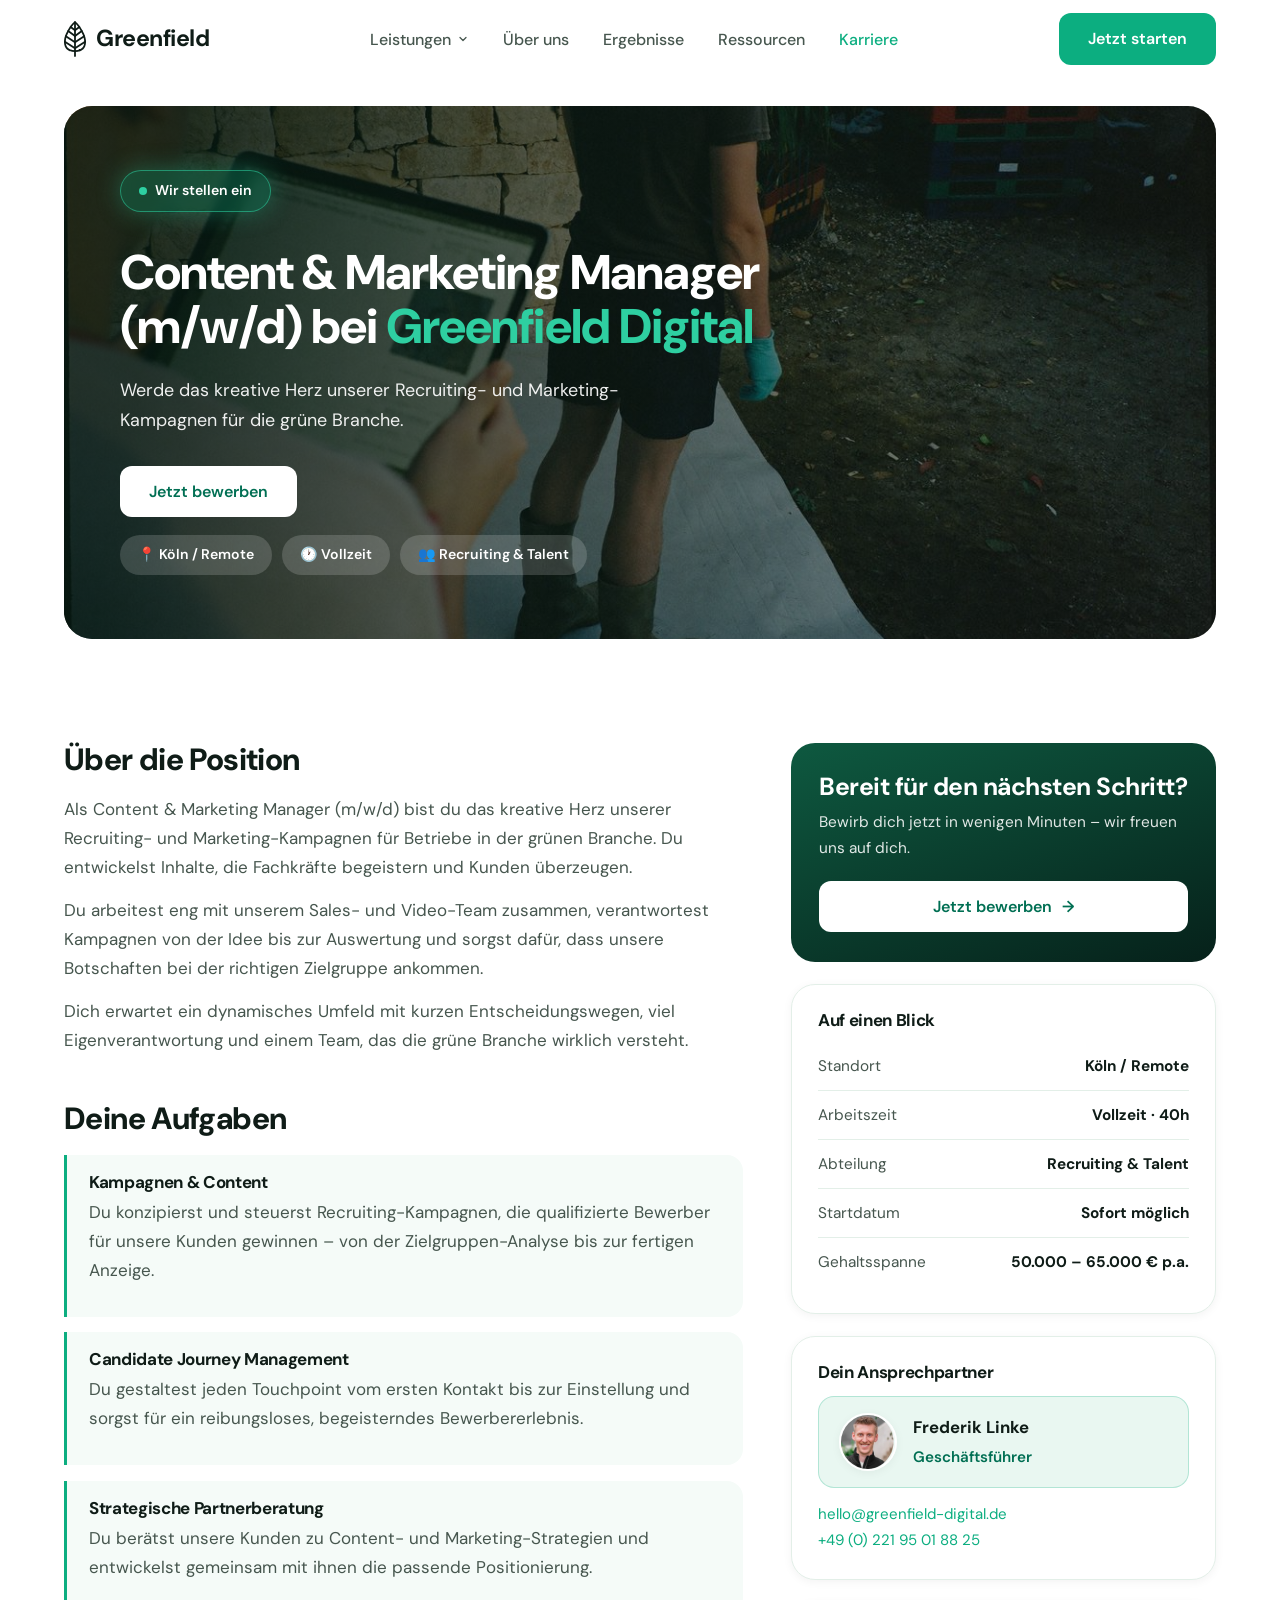
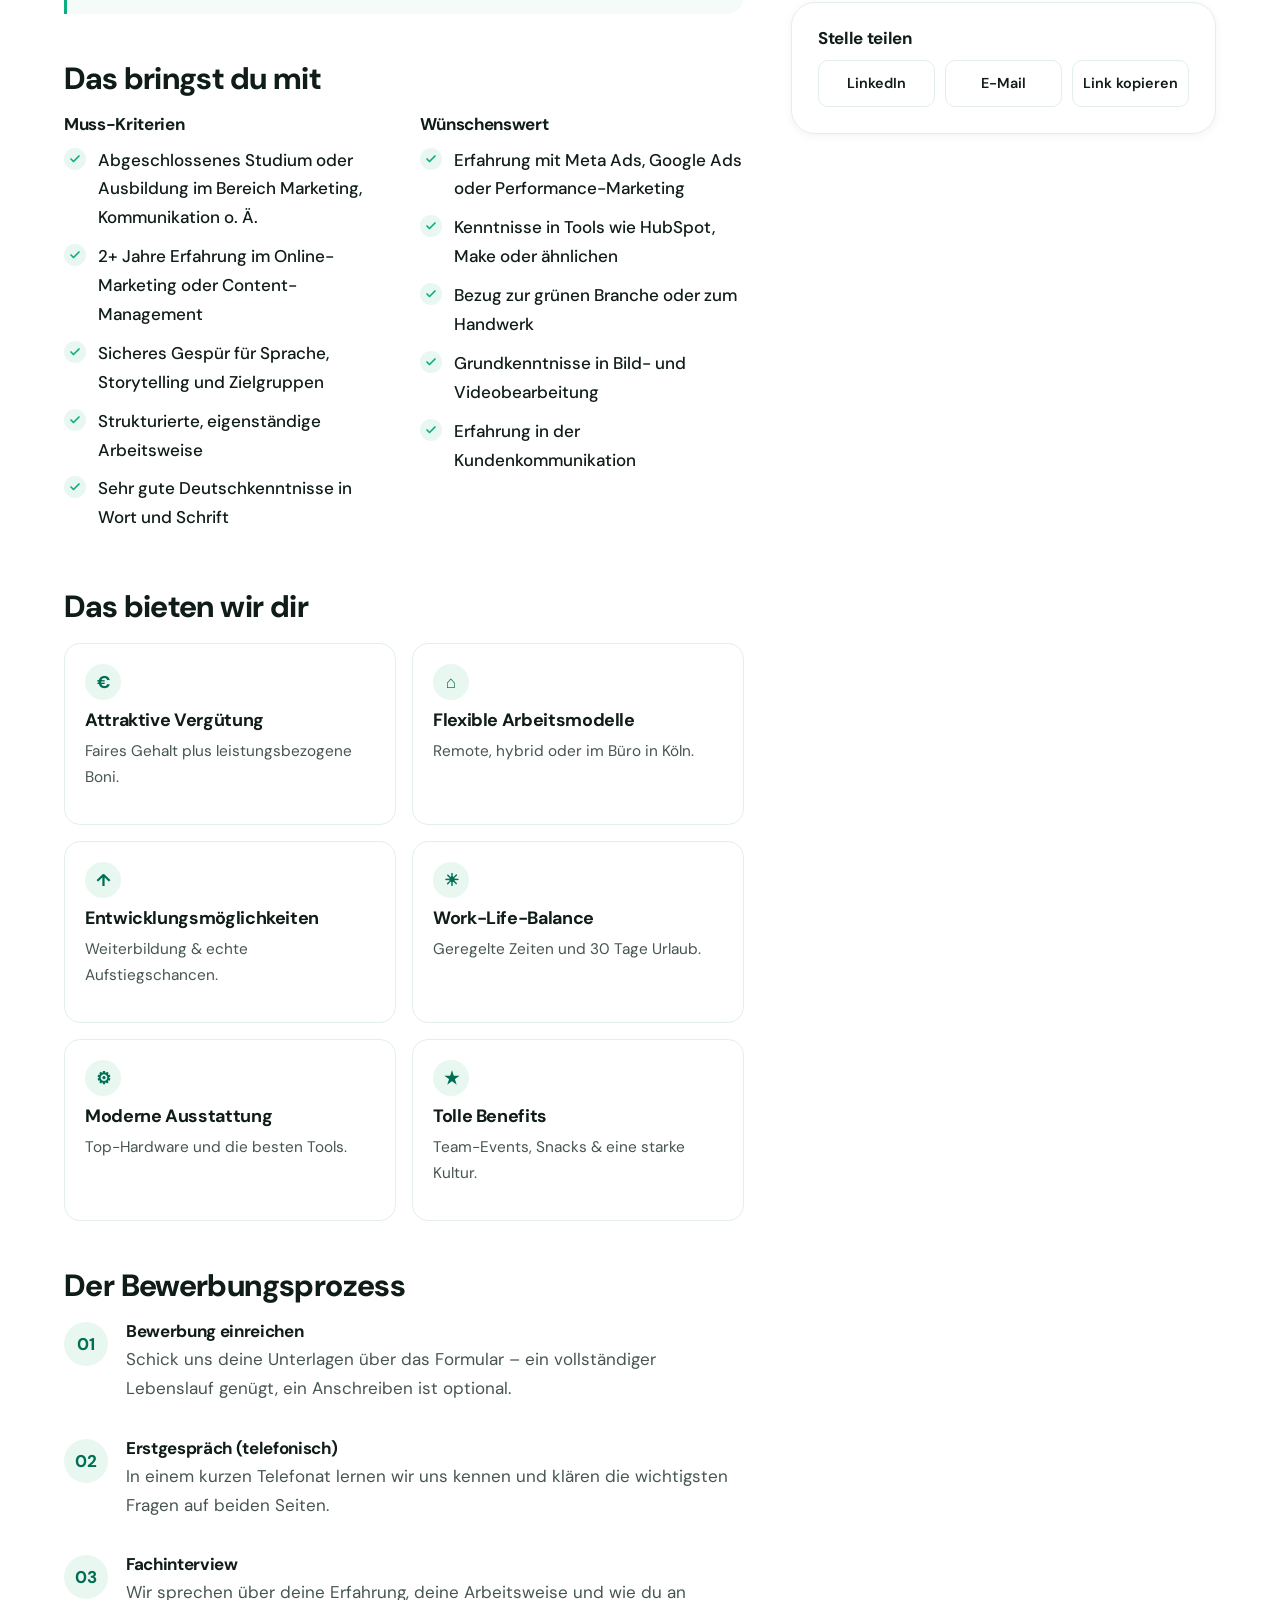
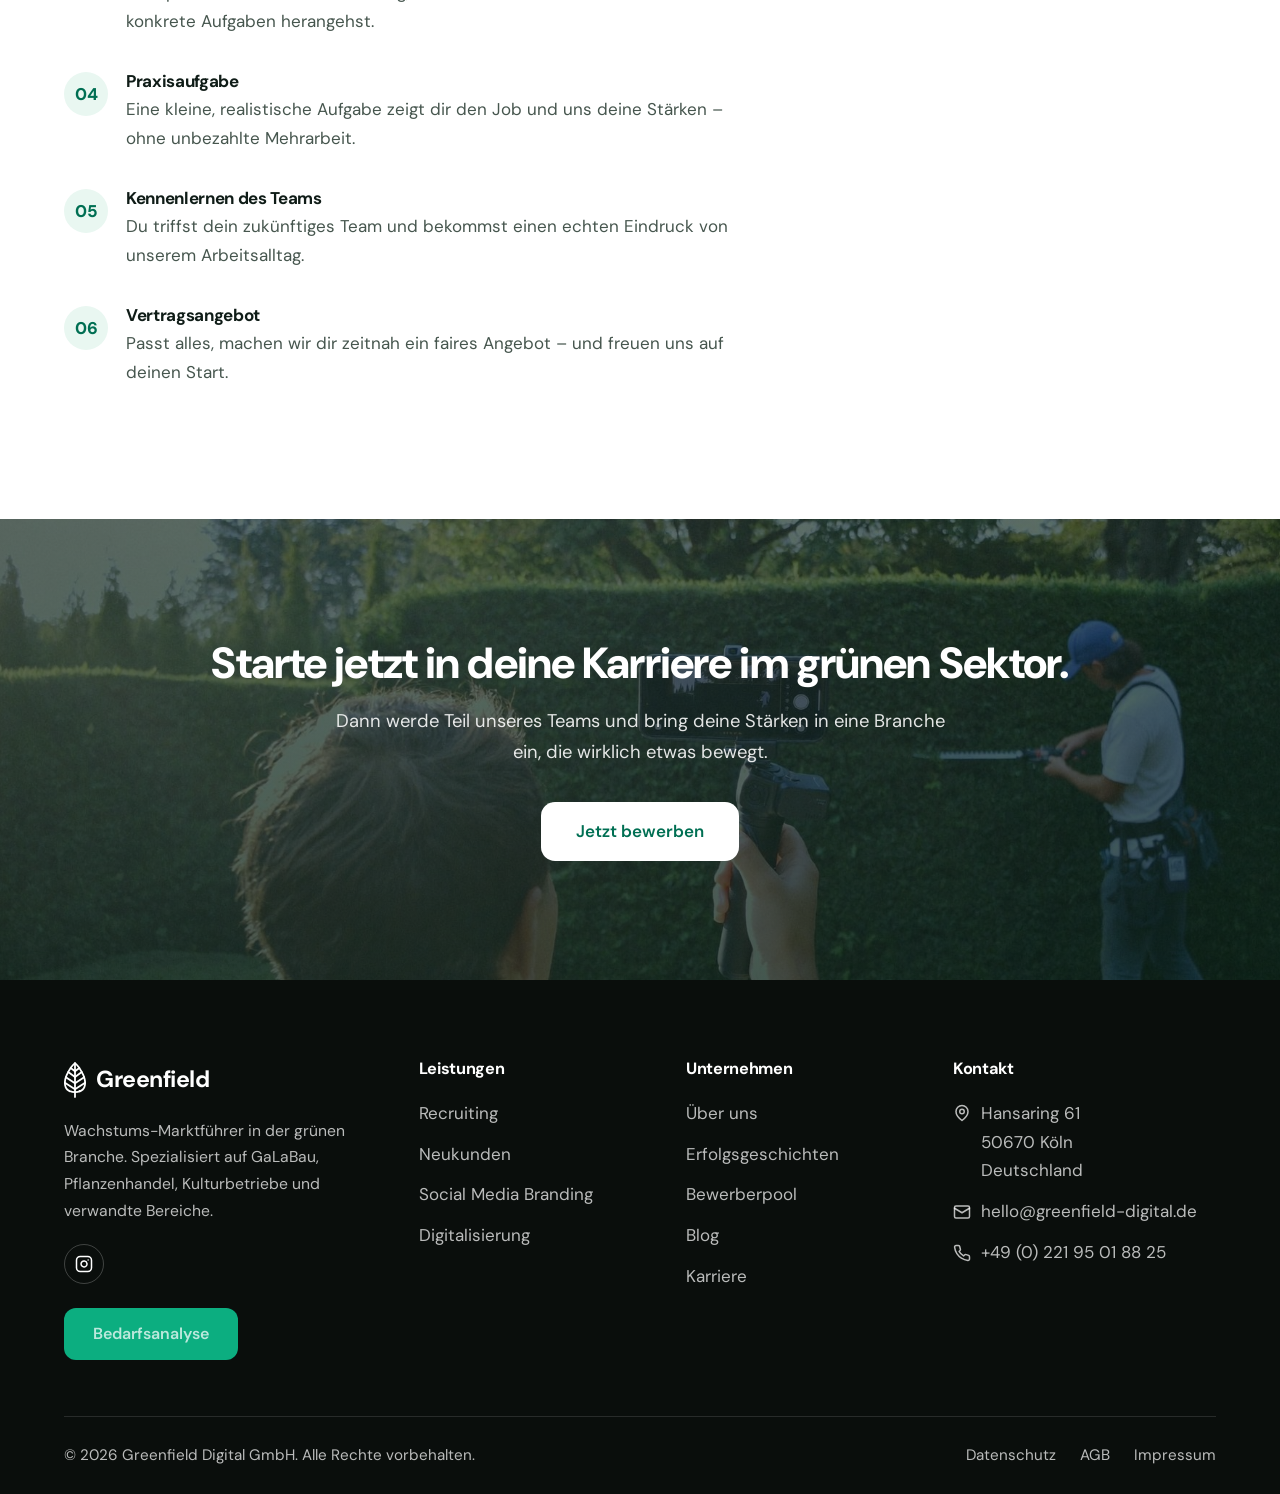
<file: stellendetail.html>
<!DOCTYPE html>
<html lang="de">
<head>
  <meta charset="UTF-8">
  <meta name="viewport" content="width=device-width, initial-scale=1.0">
  <title>Content & Marketing Manager (m/w/d) – Greenfield Digital</title>
  <meta name="description" content="Offene Stelle bei Greenfield Digital: Content & Marketing Manager (m/w/d), Köln / Remote, Vollzeit, 50.000–65.000 € p.a.">
  <!-- TODO vor Go-Live auf greenfield-digital.de: noindex entfernen! -->
  <meta name="robots" content="noindex">
  <meta property="og:title" content="Content & Marketing Manager (m/w/d) – Greenfield Digital">
  <meta property="og:description" content="Offene Stelle bei Greenfield Digital: Content & Marketing Manager (m/w/d), Köln / Remote, Vollzeit, 50.000–65.000 € p.a.">
  <meta property="og:type" content="website">
  <!-- TODO Go-Live: og:image-Domain auf greenfield-digital.de umstellen -->
  <meta property="og:image" content="https://frdlnk-gc.github.io/greenfield-digital-website/assets/img/gen-plan.jpg">
  <meta name="theme-color" content="#0CAE80">
  <link rel="icon" type="image/svg+xml" href="assets/img/favicon.svg">
  <link rel="icon" type="image/png" href="assets/img/favicon.png">
  <link rel="apple-touch-icon" href="assets/img/apple-touch-icon.png">
  <link rel="preconnect" href="https://fonts.googleapis.com">
  <link rel="preconnect" href="https://fonts.gstatic.com" crossorigin>
  <link href="https://fonts.googleapis.com/css2?family=DM+Sans:opsz,wght@9..40,400;9..40,500;9..40,600;9..40,700;9..40,800&display=swap" rel="stylesheet">
  <link rel="stylesheet" href="assets/css/foundation.css">
  <style>
    .sd-grid { display: grid; grid-template-columns: 1.6fr 1fr; gap: 48px; align-items: start; }
    .sd-main h2 { font-size: clamp(1.5rem, 2.4vw, 2rem); margin: 48px 0 18px; }
    .sd-main h2:first-child { margin-top: 0; }
    .sd-main p { margin-bottom: 14px; }
    .sd-block {
      border-left: 3px solid var(--green);
      background: var(--mint-soft);
      border-radius: 0 var(--r-md) var(--r-md) 0;
      padding: 18px 22px;
      margin-bottom: 16px;
    }
    .sd-block h4 { margin-bottom: 6px; }
    .sd-cols { display: grid; grid-template-columns: 1fr 1fr; gap: 32px; }
    .sd-cols h4 { margin-bottom: 12px; }
    .benefit-grid { display: grid; grid-template-columns: 1fr 1fr; gap: 16px; }
    .benefit-grid .step-card { padding: 20px; }
    .benefit-grid .step-card .num { width: 36px; height: 36px; margin-bottom: 10px; }
    .process-list { counter-reset: step; }
    .process-list li { display: flex; gap: 18px; margin-bottom: 22px; }
    .process-list .pnum {
      flex: 0 0 44px; height: 44px;
      border-radius: 50%;
      background: var(--mint); color: var(--green-700);
      font-weight: 800;
      display: flex; align-items: center; justify-content: center;
    }
    .process-list h4 { margin-bottom: 4px; }
    .sd-side { position: sticky; top: calc(var(--nav-h) + 20px); display: flex; flex-direction: column; gap: 22px; }
    .apply-card {
      background: var(--grad-deep);
      border-radius: var(--r-lg);
      padding: 30px 28px;
      color: rgba(255, 255, 255, .88);
    }
    .apply-card h3 { color: #fff; margin-bottom: 8px; }
    .apply-card p { font-size: .96rem; margin-bottom: 20px; }
    .glance li {
      display: flex; justify-content: space-between; gap: 14px;
      padding: 11px 0;
      border-bottom: 1px solid var(--line);
      font-size: .96rem;
    }
    .glance li:last-child { border-bottom: 0; }
    .glance b { color: var(--ink); text-align: right; }
    .share-row { display: flex; gap: 10px; }
    .share-row a, .share-row button {
      flex: 1;
      border: 1px solid var(--line);
      background: #fff;
      border-radius: 10px;
      padding: 10px 8px;
      font-size: .9rem; font-weight: 600;
      color: var(--ink);
      text-align: center;
      cursor: pointer;
      transition: border-color .2s ease, background .2s ease;
    }
    .share-row a:hover, .share-row button:hover { border-color: var(--green); background: var(--mint-soft); }
    @media (max-width: 900px) {
      .sd-grid { grid-template-columns: 1fr; }
      .sd-side { position: static; }
      .sd-cols, .benefit-grid { grid-template-columns: 1fr; }
    }
  </style>
</head>
<body>

  <svg xmlns="http://www.w3.org/2000/svg" style="display:none" aria-hidden="true"><defs><g id="gf-leaf"><path transform="matrix(1,0,0,-1,66.15234,55.992677)" d="M23.574303 25.10035 24.620106 25.58577 24.620085 25.585816 23.574303 25.10035ZM12.995802 40.06275 13.745462 40.938734 12.995891 41.580217 12.246243 40.93882 12.995802 40.06275ZM2.416528 25.10035 1.370747 25.585816 1.370725 25.58577 2.416528 25.10035ZM.963188 9.17907 2.028077 9.62105 2.028033 9.621157 .963188 9.17907ZM9.088648 3.287144 9.264523 4.42662 9.237376 4.430809 9.210061 4.433704 9.088648 3.287144ZM12.995802 2.68409 12.819927 1.544613 12.995819 1.517464 13.17171 1.544621 12.995802 2.68409ZM16.902184 3.287144 16.780772 4.433704 16.753439 4.430809 16.726275 4.426617 16.902184 3.287144ZM25.027644 9.17907 23.9628 9.621157 23.962754 9.62105 25.027644 9.17907ZM23.574303 25.10035 24.620085 25.585816C21.064307 33.24562 17.151864 38.023557 13.745462 40.938734L12.995802 40.06275 12.246141 39.18677C15.366294 36.51656 19.091013 32.019914 22.52852 24.614886L23.574303 25.10035ZM12.995802 40.06275 12.246243 40.93882C8.838986 38.023599 4.926521 33.245615 1.370747 25.585816L2.416528 25.10035 3.46231 24.614886C6.899823 32.019926 10.624522 36.516519 13.74536 39.186685L12.995802 40.06275ZM2.416528 25.10035 1.370725 25.58577C.316806 23.31517-.583657 20.429493-.962011 17.471108-1.338918 14.524046-1.20993 11.406448-.101657 8.73698L.963188 9.17907 2.028033 9.621157C1.129202 11.786146 .977457 14.458805 1.325295 17.17858 1.671685 19.887028 2.501445 22.544764 3.462332 24.614933L2.416528 25.10035ZM.963188 9.17907-.101701 8.737087C2.307079 2.933487 8.08656 2.233845 8.967236 2.140587L9.088648 3.287144 9.210061 4.433704C8.417892 4.51759 3.90153 5.107239 2.028077 9.62105L.963188 9.17907ZM9.088648 3.287144 8.912774 2.147671 12.819927 1.544613 12.995802 2.68409 13.171676 3.823563 9.264523 4.42662 9.088648 3.287144ZM12.995802 2.68409 13.17171 1.544621 17.07809 2.147675 16.902184 3.287144 16.726275 4.426617 12.819894 3.823559 12.995802 2.68409ZM16.902184 3.287144 17.023596 2.140587C17.90427 2.233845 23.683753 2.933487 26.092532 8.737087L25.027644 9.17907 23.962754 9.62105C22.0893 5.107239 17.572939 4.51759 16.780772 4.433704L16.902184 3.287144ZM25.027644 9.17907 26.092488 8.73698C27.200762 11.406448 27.32975 14.524046 26.952843 17.471108 26.574488 20.429493 25.674025 23.31517 24.620106 25.58577L23.574303 25.10035 22.5285 24.614933C23.489388 22.544764 24.319148 19.887028 24.665537 17.17858 25.013375 14.458805 24.86163 11.786146 23.9628 9.621157L25.027644 9.17907Z"/><path transform="matrix(1,0,0,-1,78.76465,61.739748)" d="M1.538061 45.809885C1.538061 46.44665 1.02186 46.962854 .385093 46.962854-.251674 46.962854-.767875 46.44665-.767875 45.809885H.385093 1.538061ZM-.767875 2.305935C-.767875 1.66917-.251674 1.152969 .385093 1.152969 1.02186 1.152969 1.538061 1.66917 1.538061 2.305935H.385093-.767875ZM.385093 45.809885H-.767875V2.305935H.385093 1.538061V45.809885H.385093Z"/><path transform="matrix(1,0,0,-1,79.14746,52.065187)" d="M-.630466 3.59236C-1.163599 3.244164-1.31352 2.529704-.965323 1.996572-.617126 1.463438 .097333 1.313519 .630466 1.661716L0 2.627038-.630466 3.59236ZM13.625811 10.149164C14.158943 10.497361 14.308864 11.21182 13.960667 11.744953 13.61247 12.278086 12.89801 12.428006 12.364878 12.079809L12.995344 11.114487 13.625811 10.149164ZM0 2.627038 .630466 1.661716 13.625811 10.149164 12.995344 11.114487 12.364878 12.079809-.630466 3.59236 0 2.627038Z"/><path transform="matrix(1,0,0,-1,79.14746,44.44507)" d="M-.639479 3.584477C-1.169328 3.231302-1.312551 2.515471-.959376 1.985622-.606201 1.455773 .109631 1.312551 .639479 1.665726L0 2.625101-.639479 3.584477ZM12.407919 9.510069C12.937767 9.863243 13.08099 10.579075 12.727815 11.108924 12.37464 11.638772 11.658809 11.781995 11.12896 11.42882L11.768439 10.469444 12.407919 9.510069ZM0 2.625101 .639479 1.665726 12.407919 9.510069 11.768439 10.469444 11.12896 11.42882-.639479 3.584477 0 2.625101Z"/><path transform="matrix(1,0,0,-1,79.14746,36.404298)" d="M-.684337 3.539631C-1.196808 3.161683-1.30586 2.439855-.927911 1.927383-.549963 1.414912 .171865 1.30586 .684337 1.683809L0 2.61172-.684337 3.539631ZM9.465996 8.160301C9.978467 8.53825 10.087519 9.260078 9.70957 9.77255 9.331622 10.285021 8.609794 10.394073 8.097322 10.016125L8.781659 9.088213 9.465996 8.160301ZM0 2.61172 .684337 1.683809 9.465996 8.160301 8.781659 9.088213 8.097322 10.016125-.684337 3.539631 0 2.61172Z"/><path transform="matrix(1,0,0,-1,79.14746,28.924805)" d="M-.684366 3.539598C-1.196825 3.161633-1.305854 2.439802-.927889 1.927343-.549924 1.414884 .171907 1.305855 .684366 1.68382L0 2.611709-.684366 3.539598ZM6.283617 5.813556C6.796077 6.191521 6.905106 6.913352 6.527141 7.425812 6.149176 7.938271 5.427344 8.0473 4.914885 7.669335L5.599251 6.741446 6.283617 5.813556ZM0 2.611709 .684366 1.68382 6.283617 5.813556 5.599251 6.741446 4.914885 7.669335-.684366 3.539598 0 2.611709Z"/><path transform="matrix(1,0,0,-1,66.1582,52.06494)" d="M12.359464 1.661729C12.892588 1.313519 13.607051 1.463423 13.95526 1.996548 14.30347 2.529673 14.153566 3.244135 13.620441 3.592345L12.989953 2.627037 12.359464 1.661729ZM.630489 12.076713C.097365 12.424922-.617098 12.275019-.965308 11.741894-1.313517 11.208769-1.163614 10.494307-.630489 10.146096L0 11.111404 .630489 12.076713ZM12.989953 2.627037 13.620441 3.592345 .630489 12.076713 0 11.111404-.630489 10.146096 12.359464 1.661729 12.989953 2.627037Z"/><path transform="matrix(1,0,0,-1,67.37695,44.44507)" d="M11.12896 1.665726C11.658809 1.312551 12.37464 1.455773 12.727815 1.985622 13.08099 2.515471 12.937767 3.231302 12.407919 3.584477L11.768439 2.625101 11.12896 1.665726ZM.639479 11.42882C.109631 11.781995-.606201 11.638772-.959376 11.108924-1.312551 10.579075-1.169328 9.863243-.639479 9.510069L0 10.469444 .639479 11.42882ZM11.768439 2.625101 12.407919 3.584477 .639479 11.42882 0 10.469444-.639479 9.510069 11.12896 1.665726 11.768439 2.625101Z"/><path transform="matrix(1,0,0,-1,70.37012,36.404298)" d="M8.097322 1.683809C8.609794 1.30586 9.331622 1.414912 9.70957 1.927383 10.087519 2.439855 9.978467 3.161683 9.465996 3.539631L8.781659 2.61172 8.097322 1.683809ZM.684337 10.016125C.171865 10.394073-.549963 10.285021-.927911 9.77255-1.30586 9.260078-1.196808 8.53825-.684337 8.160301L0 9.088213 .684337 10.016125ZM8.781659 2.61172 9.465996 3.539631 .684337 10.016125 0 9.088213-.684337 8.160301 8.097322 1.683809 8.781659 2.61172Z"/><path transform="matrix(1,0,0,-1,73.55078,28.924805)" d="M4.914885 1.68382C5.427344 1.305855 6.149176 1.414884 6.527141 1.927343 6.905106 2.439802 6.796077 3.161633 6.283617 3.539598L5.599251 2.611709 4.914885 1.68382ZM.684366 7.669335C.171907 8.0473-.549924 7.938271-.927889 7.425812-1.305854 6.913352-1.196825 6.191521-.684366 5.813556L0 6.741446 .684366 7.669335ZM5.599251 2.611709 6.283617 3.539598 .684366 7.669335 0 6.741446-.684366 5.813556 4.914885 1.68382 5.599251 2.611709Z"/></g></defs></svg>

  <header class="site-nav" id="nav">
    <div class="inner">
      <a class="brand" href="index.html" aria-label="Greenfield Digital – Startseite">
        <span class="mark"><svg viewBox="65 14.41 28.3 46.17" fill="currentColor" aria-hidden="true"><use href="#gf-leaf"/></svg></span>
        <span class="word">Greenfield</span>
      </a>
      <nav aria-label="Hauptnavigation">
        <ul class="nav-links" id="navLinks">
          <li class="has-drop">
            <a href="index.html#leistungen">Leistungen
              <svg class="caret" width="12" height="12" viewBox="0 0 24 24" fill="none" stroke="currentColor" stroke-width="2.5" stroke-linecap="round" stroke-linejoin="round" aria-hidden="true"><path d="m6 9 6 6 6-6"/></svg>
            </a>
            <ul class="drop">
              <li><a href="recruiting.html">Recruiting<small>Nachhaltige Personalgewinnung</small></a></li>
              <li><a href="neukundengewinnung.html">Neukundengewinnung<small>Planbar neue Aufträge</small></a></li>
              <li><a href="social-media.html">Social Media Branding<small>Platzhirsch in der Region</small></a></li>
              <li><a href="digitalisierung.html">Digitalisierung &amp; KI<small>Prozesse neu gedacht</small></a></li>
            </ul>
          </li>
          <li><a href="ueber-uns.html">Über uns</a></li>
          <li><a href="ergebnisse.html">Ergebnisse</a></li>
          <li><a href="blog.html">Ressourcen</a></li>
          <li><a href="karriere.html" class="active">Karriere</a></li>
        </ul>
      </nav>
      <div style="display:flex; align-items:center; gap:10px;">
        <a class="btn btn--primary nav-cta-desktop" href="karriere.html#bewerben">Jetzt starten</a>
        <button class="nav-burger" id="burger" aria-label="Menü öffnen" aria-expanded="false" aria-controls="navLinks">
          <span class="nb-line" aria-hidden="true"></span><span class="nb-line" aria-hidden="true"></span><span class="nb-line" aria-hidden="true"></span>
        </button>
      </div>
    </div>
  </header>

  <main>

    <section class="page-hero">
      <div class="container">
        <div class="hero-card reveal in">
          <div class="bg" style="background-image:url('assets/img/gen-plan.jpg')" aria-hidden="true"></div>
          <div class="hero-inner">
            <span class="pill pill--glow"><span class="dot"></span>Wir stellen ein</span>
            <h1>Content &amp; Marketing Manager (m/w/d) bei <span class="accent">Greenfield Digital</span></h1>
            <p class="sub">Werde das kreative Herz unserer Recruiting- und Marketing-Kampagnen für die grüne Branche.</p>
            <div class="hero-actions"><a class="btn btn--white is-green-text" href="karriere.html#bewerben">Jetzt bewerben</a><div style="display:flex; flex-wrap:wrap; gap:10px; margin-top:6px;">
              <span class="pill" style="margin:0; background:rgba(255,255,255,.16); color:#fff;">📍 Köln / Remote</span>
              <span class="pill" style="margin:0; background:rgba(255,255,255,.16); color:#fff;">🕐 Vollzeit</span>
              <span class="pill" style="margin:0; background:rgba(255,255,255,.16); color:#fff;">👥 Recruiting &amp; Talent</span>
            </div></div>
          </div>
          
        </div>
      </div>
    </section>
    <section class="section" style="padding-top:64px;">
      <div class="container">
        <div class="sd-grid">
          <div class="sd-main">
            <h2>Über die Position</h2>
            <p>Als Content &amp; Marketing Manager (m/w/d) bist du das kreative Herz unserer Recruiting- und Marketing-Kampagnen für Betriebe in der grünen Branche. Du entwickelst Inhalte, die Fachkräfte begeistern und Kunden überzeugen.</p>
            <p>Du arbeitest eng mit unserem Sales- und Video-Team zusammen, verantwortest Kampagnen von der Idee bis zur Auswertung und sorgst dafür, dass unsere Botschaften bei der richtigen Zielgruppe ankommen.</p>
            <p>Dich erwartet ein dynamisches Umfeld mit kurzen Entscheidungswegen, viel Eigenverantwortung und einem Team, das die grüne Branche wirklich versteht.</p>

            <h2>Deine Aufgaben</h2>
            <div class="sd-block reveal">
              <h4>Kampagnen &amp; Content</h4>
              <p>Du konzipierst und steuerst Recruiting-Kampagnen, die qualifizierte Bewerber für unsere Kunden gewinnen – von der Zielgruppen-Analyse bis zur fertigen Anzeige.</p>
            </div>
            <div class="sd-block reveal">
              <h4>Candidate Journey Management</h4>
              <p>Du gestaltest jeden Touchpoint vom ersten Kontakt bis zur Einstellung und sorgst für ein reibungsloses, begeisterndes Bewerbererlebnis.</p>
            </div>
            <div class="sd-block reveal">
              <h4>Strategische Partnerberatung</h4>
              <p>Du berätst unsere Kunden zu Content- und Marketing-Strategien und entwickelst gemeinsam mit ihnen die passende Positionierung.</p>
            </div>

            <h2>Das bringst du mit</h2>
            <div class="sd-cols">
              <div>
                <h4>Muss-Kriterien</h4>
                <ul class="checks">
                  <li>Abgeschlossenes Studium oder Ausbildung im Bereich Marketing, Kommunikation o.&nbsp;Ä.</li>
                  <li>2+ Jahre Erfahrung im Online-Marketing oder Content-Management</li>
                  <li>Sicheres Gespür für Sprache, Storytelling und Zielgruppen</li>
                  <li>Strukturierte, eigenständige Arbeitsweise</li>
                  <li>Sehr gute Deutschkenntnisse in Wort und Schrift</li>
                </ul>
              </div>
              <div>
                <h4>Wünschenswert</h4>
                <ul class="checks">
                  <li>Erfahrung mit Meta Ads, Google Ads oder Performance-Marketing</li>
                  <li>Kenntnisse in Tools wie HubSpot, Make oder ähnlichen</li>
                  <li>Bezug zur grünen Branche oder zum Handwerk</li>
                  <li>Grundkenntnisse in Bild- und Videobearbeitung</li>
                  <li>Erfahrung in der Kundenkommunikation</li>
                </ul>
              </div>
            </div>

            <h2>Das bieten wir dir</h2>
            <div class="benefit-grid">
          <div class="step-card reveal">
            <span class="num">€</span>
            <h4>Attraktive Vergütung</h4>
            <p>Faires Gehalt plus leistungsbezogene Boni.</p>
          </div>
          <div class="step-card reveal" style="--d:.1s">
            <span class="num">⌂</span>
            <h4>Flexible Arbeitsmodelle</h4>
            <p>Remote, hybrid oder im Büro in Köln.</p>
          </div>
          <div class="step-card reveal" style="--d:.2s">
            <span class="num">↑</span>
            <h4>Entwicklungsmöglichkeiten</h4>
            <p>Weiterbildung &amp; echte Aufstiegschancen.</p>
          </div>
          <div class="step-card reveal">
            <span class="num">☀</span>
            <h4>Work-Life-Balance</h4>
            <p>Geregelte Zeiten und 30 Tage Urlaub.</p>
          </div>
          <div class="step-card reveal" style="--d:.1s">
            <span class="num">⚙</span>
            <h4>Moderne Ausstattung</h4>
            <p>Top-Hardware und die besten Tools.</p>
          </div>
          <div class="step-card reveal" style="--d:.2s">
            <span class="num">★</span>
            <h4>Tolle Benefits</h4>
            <p>Team-Events, Snacks &amp; eine starke Kultur.</p>
          </div>
            </div>

            <h2>Der Bewerbungsprozess</h2>
            <ol class="process-list">
              <li class="reveal"><span class="pnum">01</span><div><h4>Bewerbung einreichen</h4><p>Schick uns deine Unterlagen über das Formular – ein vollständiger Lebenslauf genügt, ein Anschreiben ist optional.</p></div></li>
              <li class="reveal"><span class="pnum">02</span><div><h4>Erstgespräch (telefonisch)</h4><p>In einem kurzen Telefonat lernen wir uns kennen und klären die wichtigsten Fragen auf beiden Seiten.</p></div></li>
              <li class="reveal"><span class="pnum">03</span><div><h4>Fachinterview</h4><p>Wir sprechen über deine Erfahrung, deine Arbeitsweise und wie du an konkrete Aufgaben herangehst.</p></div></li>
              <li class="reveal"><span class="pnum">04</span><div><h4>Praxisaufgabe</h4><p>Eine kleine, realistische Aufgabe zeigt dir den Job und uns deine Stärken – ohne unbezahlte Mehrarbeit.</p></div></li>
              <li class="reveal"><span class="pnum">05</span><div><h4>Kennenlernen des Teams</h4><p>Du triffst dein zukünftiges Team und bekommst einen echten Eindruck von unserem Arbeitsalltag.</p></div></li>
              <li class="reveal"><span class="pnum">06</span><div><h4>Vertragsangebot</h4><p>Passt alles, machen wir dir zeitnah ein faires Angebot – und freuen uns auf deinen Start.</p></div></li>
            </ol>
          </div>

          <aside class="sd-side">
            <div class="apply-card reveal">
              <h3>Bereit für den nächsten Schritt?</h3>
              <p>Bewirb dich jetzt in wenigen Minuten – wir freuen uns auf dich.</p>
              <a class="btn btn--white is-green-text" style="width:100%;" href="karriere.html#bewerben">Jetzt bewerben<span class="arr">→</span></a>
            </div>
            <div class="card reveal" style="padding:26px;">
              <h4 style="margin-bottom:12px;">Auf einen Blick</h4>
              <ul class="glance">
                <li><span>Standort</span><b>Köln / Remote</b></li>
                <li><span>Arbeitszeit</span><b>Vollzeit · 40h</b></li>
                <li><span>Abteilung</span><b>Recruiting &amp; Talent</b></li>
                <li><span>Startdatum</span><b>Sofort möglich</b></li>
                <li><span>Gehaltsspanne</span><b>50.000 – 65.000&nbsp;€ p.a.</b></li>
              </ul>
            </div>
            <div class="card reveal" style="padding:26px;">
              <h4 style="margin-bottom:14px;">Dein Ansprechpartner</h4>
              <div class="founder-strip" style="margin-bottom:14px;">
                <img src="assets/img/frederik-linke.jpg" alt="Frederik Linke">
                <div>
                  <strong>Frederik Linke</strong>
                  <span>Geschäftsführer</span>
                </div>
              </div>
              <p style="font-size:.94rem;"><a href="mailto:hello@greenfield-digital.de">hello@greenfield-digital.de</a><br><a href="tel:+4922195018825">+49 (0) 221 95 01 88 25</a></p>
            </div>
            <div class="card reveal" style="padding:26px;">
              <h4 style="margin-bottom:12px;">Stelle teilen</h4>
              <div class="share-row">
                <a href="https://www.linkedin.com/sharing/share-offsite/?url=https%3A%2F%2Fwww.greenfield-digital.de%2Fstellendetail.html" target="_blank" rel="noopener">LinkedIn</a>
                <a href="mailto:?subject=Stelle%20bei%20Greenfield%20Digital&body=Schau%20dir%20diese%20Stelle%20an%3A%20https%3A%2F%2Fwww.greenfield-digital.de%2Fstellendetail.html">E-Mail</a>
                <button type="button" id="copyLink">Link kopieren</button>
              </div>
            </div>
          </aside>
        </div>
      </div>
    </section>
    <section class="cta-band">
      <div class="bg" style="background-image:url('assets/img/gen-social.jpg')" aria-hidden="true"></div>
      <div class="container reveal">
        <h2>Starte jetzt in deine Karriere im grünen Sektor.</h2>
        <p>Dann werde Teil unseres Teams und bring deine Stärken in eine Branche ein, die wirklich etwas bewegt.</p>
        <a class="btn btn--white is-green-text btn--lg" href="karriere.html#bewerben">Jetzt bewerben</a>
      </div>
    </section>

  </main>

  <footer class="site-footer">
    <div class="container">
      <div class="cols">
        <div>
          <a class="brand" href="index.html">
            <span class="mark"><svg viewBox="65 14.41 28.3 46.17" fill="currentColor" aria-hidden="true"><use href="#gf-leaf"/></svg></span>
            <span class="word">Greenfield</span>
          </a>
          <p style="font-size:.98rem;">Wachstums-Marktführer in der grünen Branche. Spezialisiert auf GaLaBau, Pflanzenhandel, Kulturbetriebe und verwandte Bereiche.</p>
          <div class="social-row">
            <a href="https://www.instagram.com/greenfield_digital/" target="_blank" rel="noopener" aria-label="Greenfield Digital auf Instagram">
              <svg viewBox="0 0 24 24" fill="none" stroke="currentColor" stroke-width="2" stroke-linecap="round" stroke-linejoin="round"><rect x="2" y="2" width="20" height="20" rx="5"/><path d="M16 11.37A4 4 0 1 1 12.63 8 4 4 0 0 1 16 11.37z"/><line x1="17.5" y1="6.5" x2="17.51" y2="6.5"/></svg>
            </a>
          </div>
          <a class="btn btn--primary" href="index.html#kontakt">Bedarfsanalyse</a>
        </div>
        <div>
          <h4>Leistungen</h4>
          <ul>
            <li><a href="recruiting.html">Recruiting</a></li>
            <li><a href="neukundengewinnung.html">Neukunden</a></li>
            <li><a href="social-media.html">Social Media Branding</a></li>
            <li><a href="digitalisierung.html">Digitalisierung</a></li>
          </ul>
        </div>
        <div>
          <h4>Unternehmen</h4>
          <ul>
            <li><a href="ueber-uns.html">Über uns</a></li>
            <li><a href="ergebnisse.html">Erfolgsgeschichten</a></li>
            <li><a href="bewerberpool.html">Bewerberpool</a></li>
            <li><a href="blog.html">Blog</a></li>
            <li><a href="karriere.html">Karriere</a></li>
          </ul>
        </div>
        <div>
          <h4>Kontakt</h4>
          <ul>
            <li style="display:flex; gap:10px;">
              <svg style="flex:0 0 18px; margin-top:5px;" width="18" height="18" viewBox="0 0 24 24" fill="none" stroke="currentColor" stroke-width="2" stroke-linecap="round" stroke-linejoin="round" aria-hidden="true"><path d="M20 10c0 6-8 12-8 12s-8-6-8-12a8 8 0 0 1 16 0Z"/><circle cx="12" cy="10" r="3"/></svg>
              <span>Hansaring 61<br>50670 Köln<br>Deutschland</span>
            </li>
            <li style="display:flex; gap:10px; align-items:center;">
              <svg style="flex:0 0 18px;" width="18" height="18" viewBox="0 0 24 24" fill="none" stroke="currentColor" stroke-width="2" stroke-linecap="round" stroke-linejoin="round" aria-hidden="true"><rect x="2" y="4" width="20" height="16" rx="2"/><path d="m22 7-10 6L2 7"/></svg>
              <a href="mailto:hello@greenfield-digital.de">hello@greenfield-digital.de</a>
            </li>
            <li style="display:flex; gap:10px; align-items:center;">
              <svg style="flex:0 0 18px;" width="18" height="18" viewBox="0 0 24 24" fill="none" stroke="currentColor" stroke-width="2" stroke-linecap="round" stroke-linejoin="round" aria-hidden="true"><path d="M22 16.92v3a2 2 0 0 1-2.18 2 19.79 19.79 0 0 1-8.63-3.07 19.5 19.5 0 0 1-6-6 19.79 19.79 0 0 1-3.07-8.67A2 2 0 0 1 4.11 2h3a2 2 0 0 1 2 1.72c.127.96.361 1.903.7 2.81a2 2 0 0 1-.45 2.11L8.09 9.91a16 16 0 0 0 6 6l1.27-1.27a2 2 0 0 1 2.11-.45c.907.339 1.85.573 2.81.7A2 2 0 0 1 22 16.92z"/></svg>
              <a href="tel:+4922195018825">+49 (0) 221 95 01 88 25</a>
            </li>
          </ul>
        </div>
      </div>
      <div class="legal">
        <span>© 2026 Greenfield Digital GmbH. Alle Rechte vorbehalten.</span>
        <span style="display:flex; gap:24px;">
          <a href="datenschutz.html">Datenschutz</a>
          <a href="agb.html">AGB</a>
          <a href="impressum.html">Impressum</a>
        </span>
      </div>
    </div>
  </footer>

  <script src="assets/js/main.js" defer></script>
  <script>
    var copyBtn = document.getElementById('copyLink');
    if (copyBtn) {
      copyBtn.addEventListener('click', function () {
        navigator.clipboard.writeText(window.location.href).then(function () {
          copyBtn.textContent = 'Kopiert!';
          setTimeout(function () { copyBtn.textContent = 'Link kopieren'; }, 2000);
        });
      });
    }
  </script>
</body>
</html>
</file>
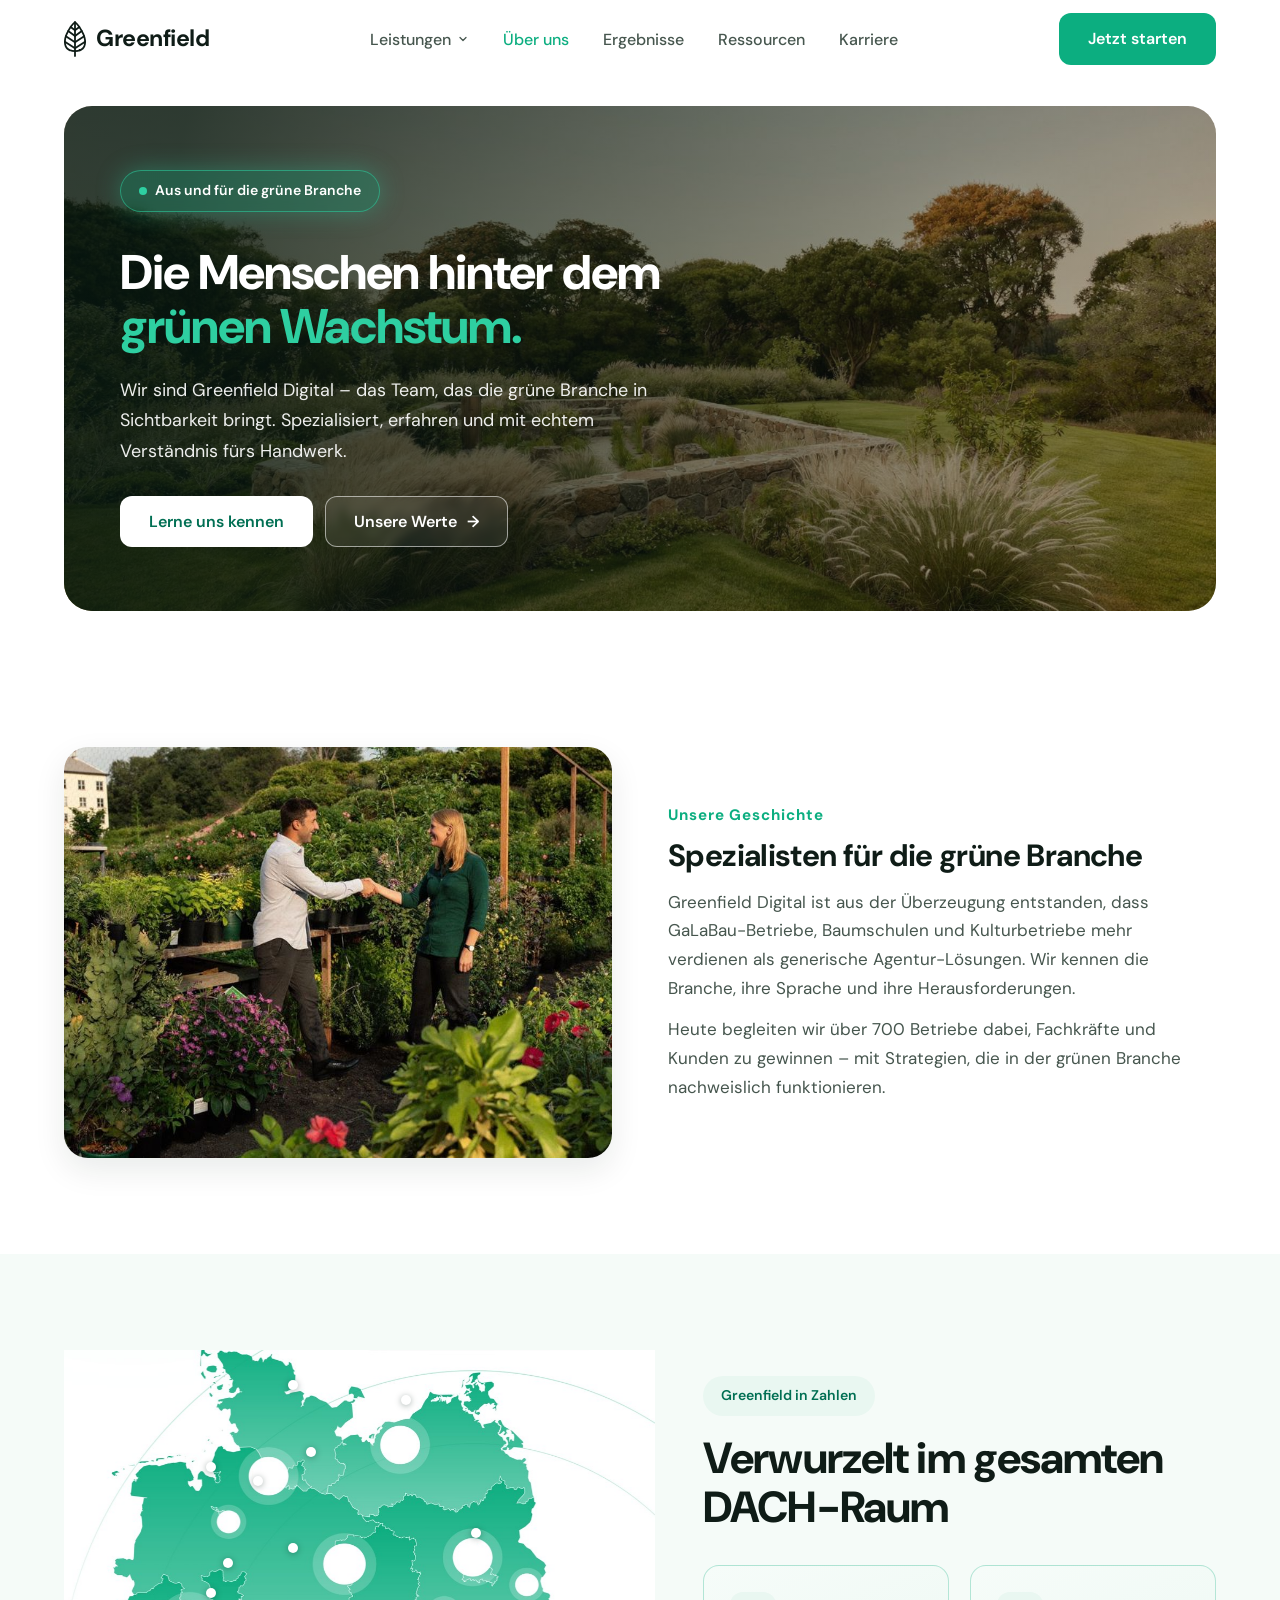
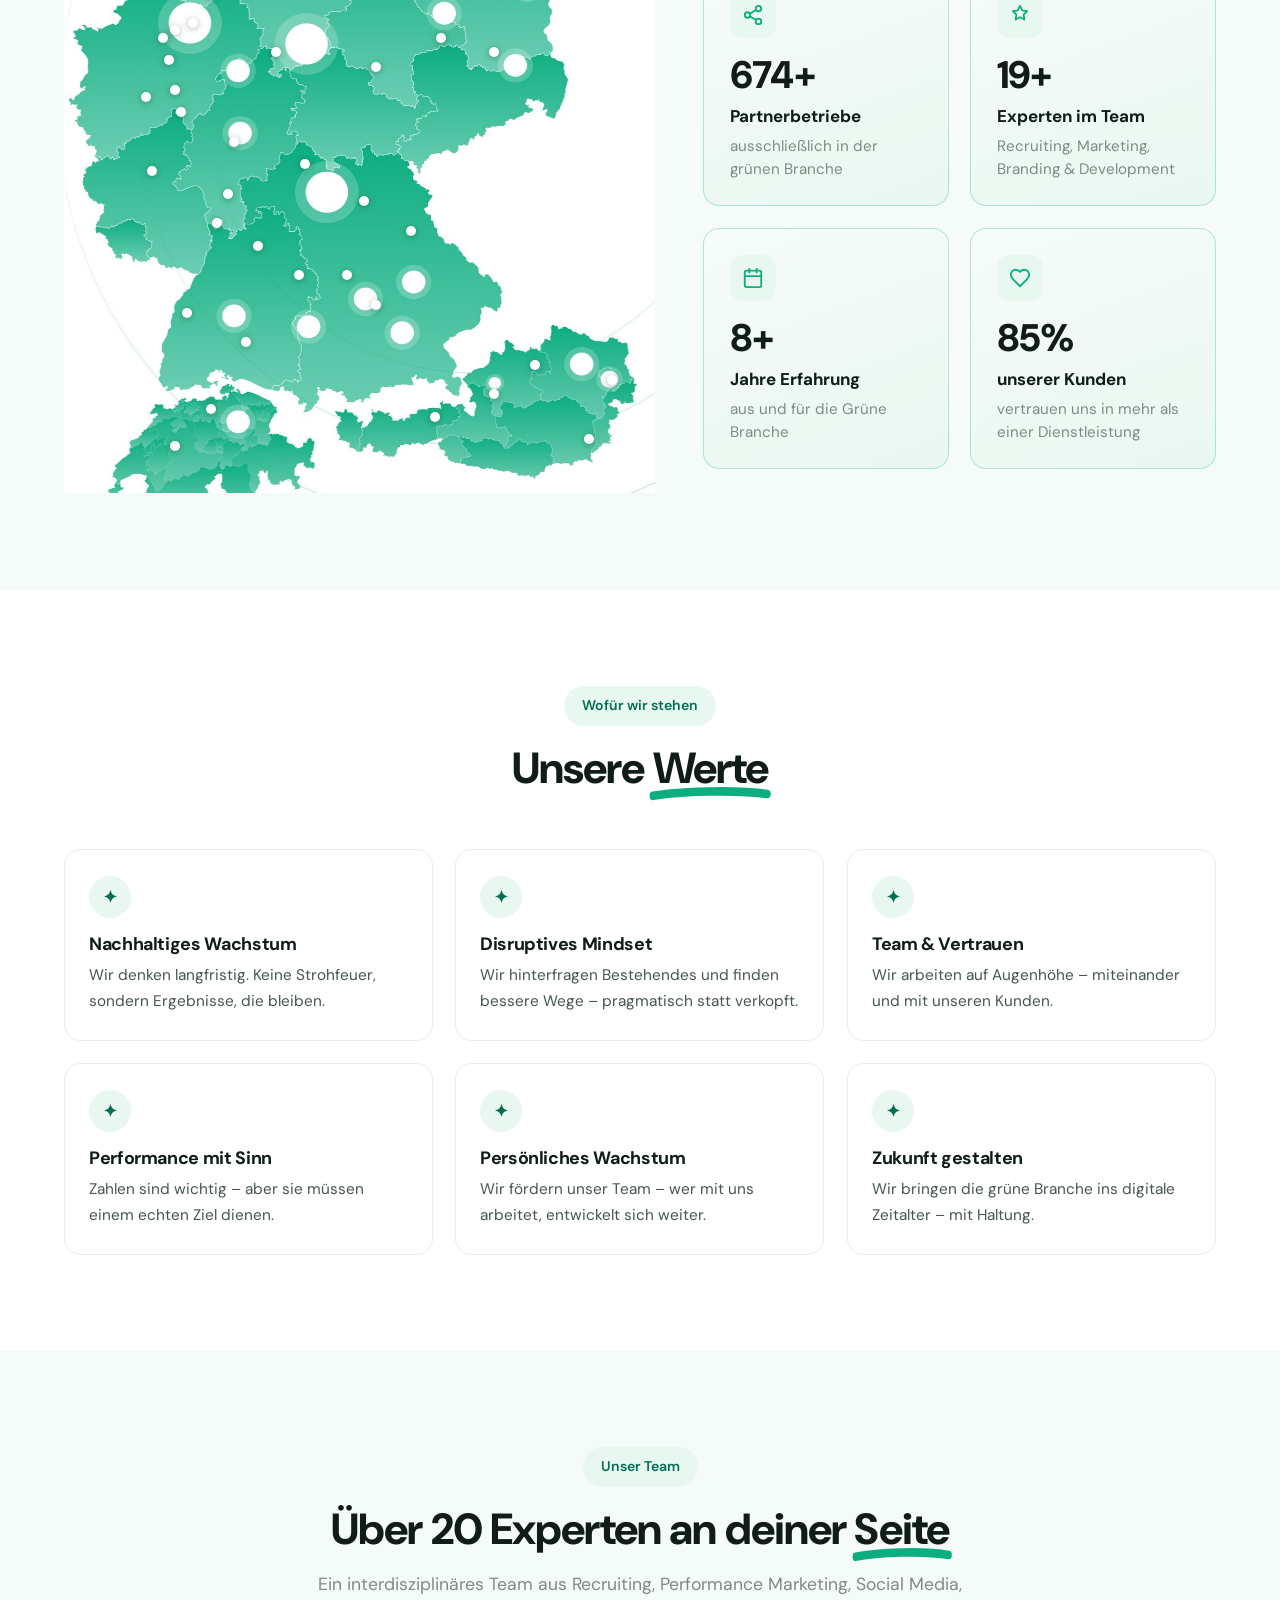
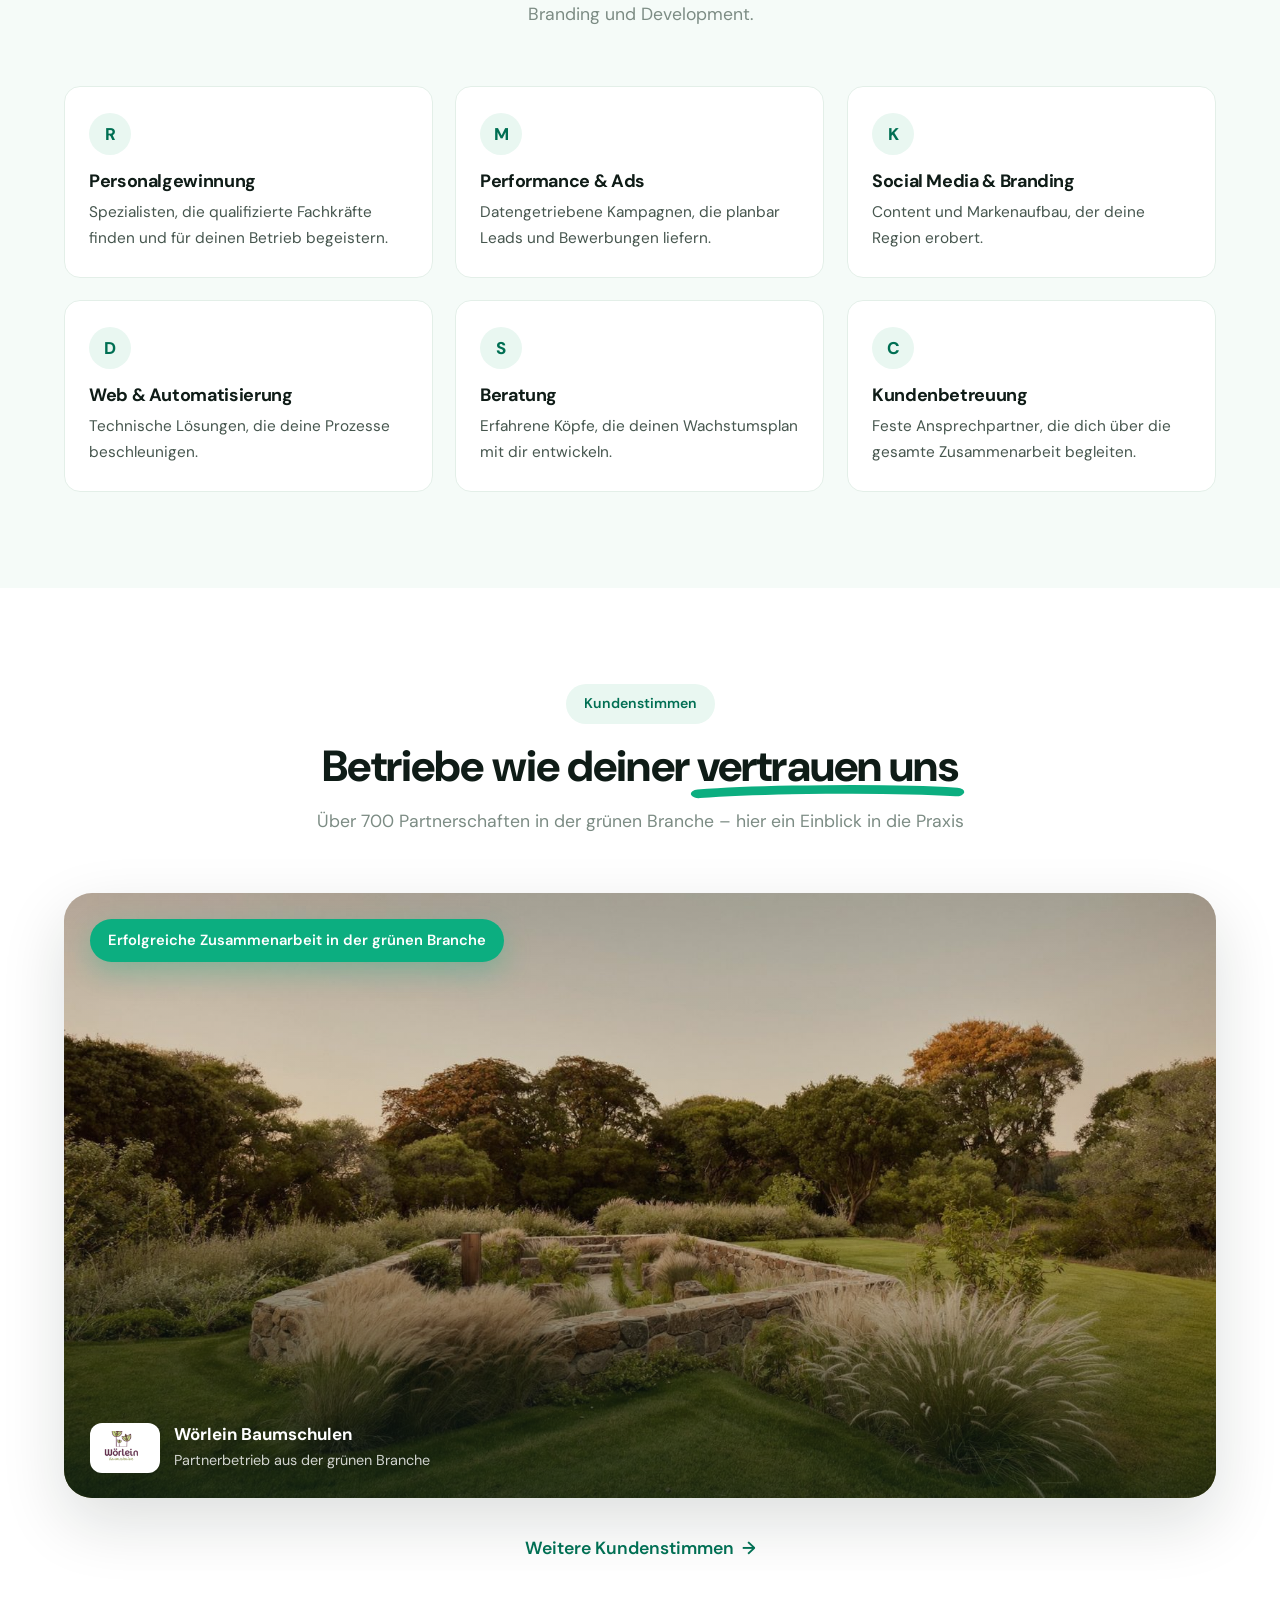
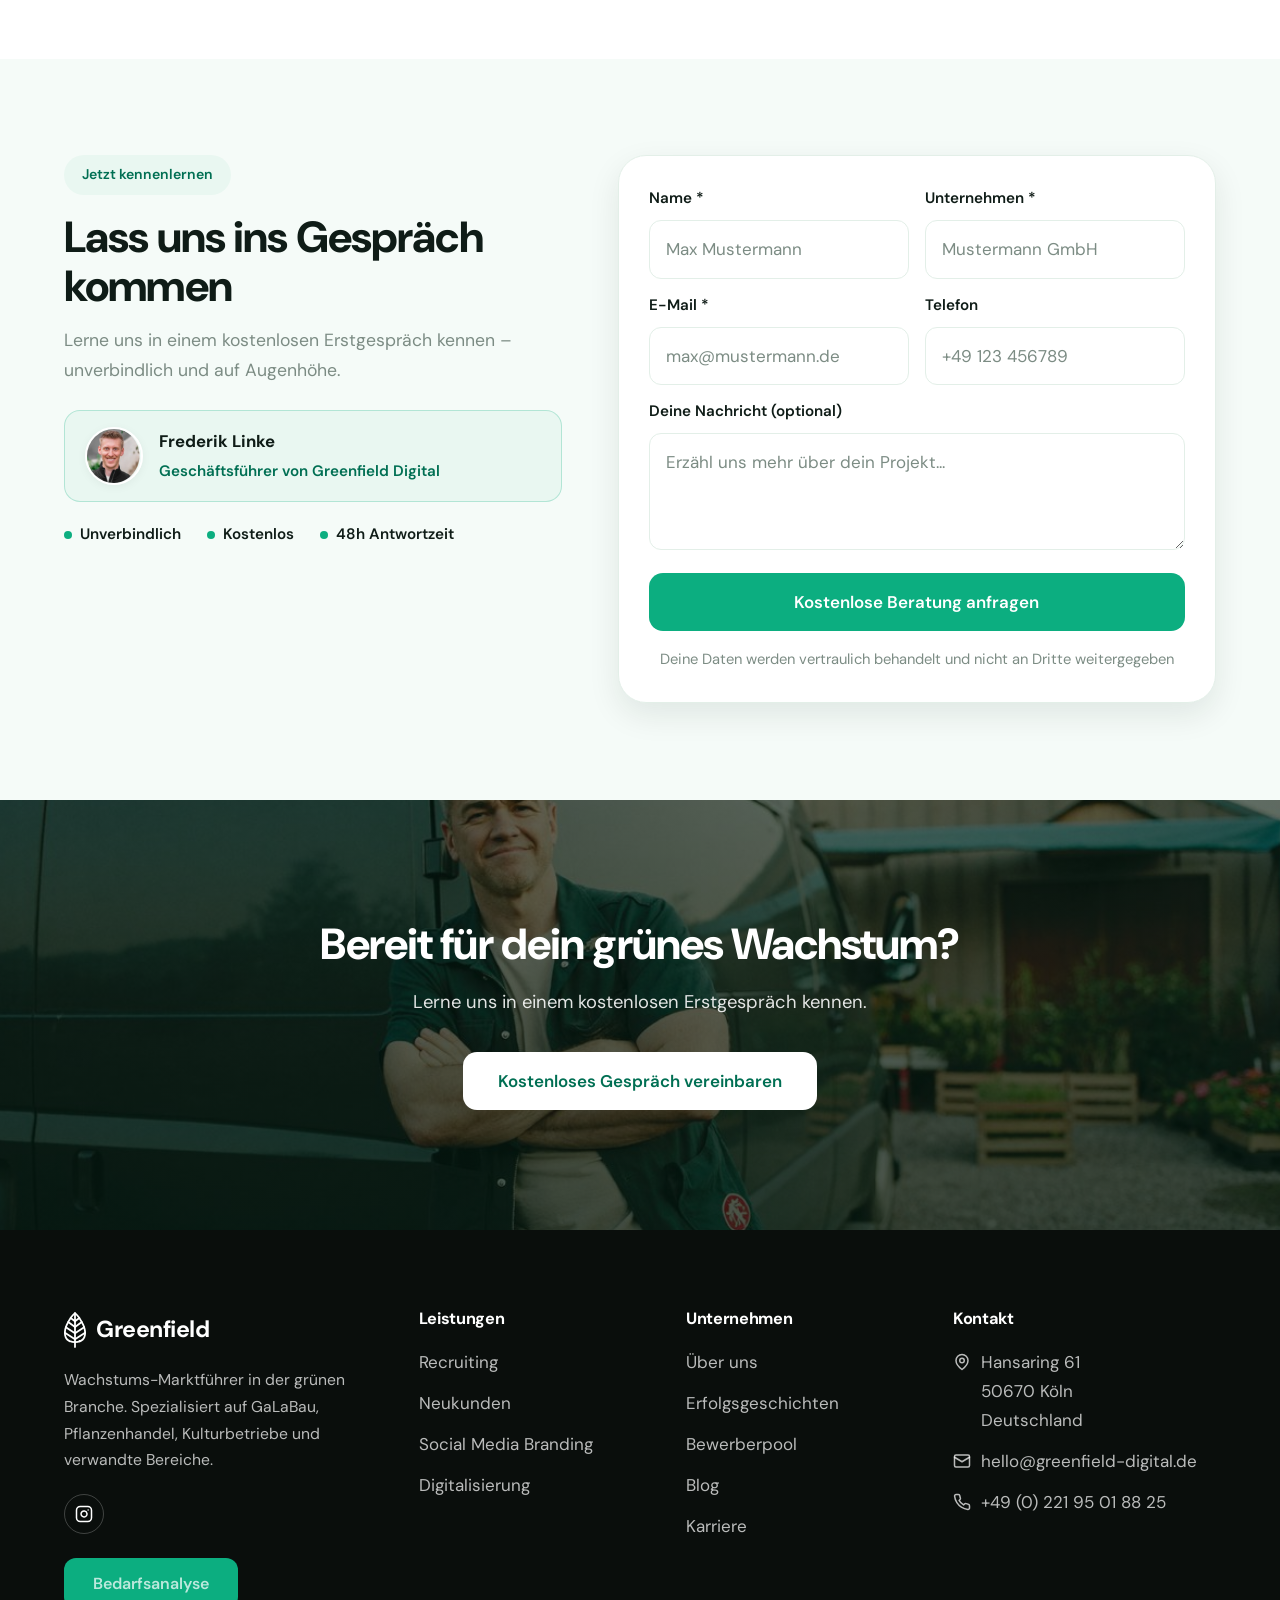
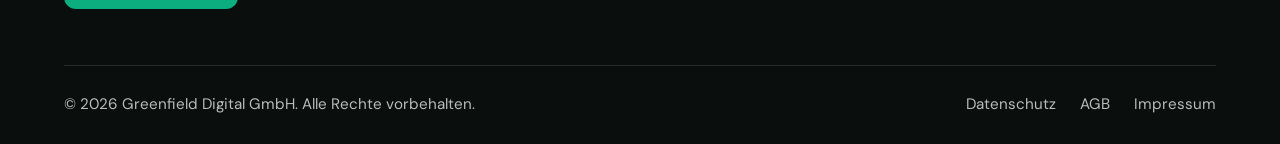
<file: ueber-uns.html>
<!DOCTYPE html>
<html lang="de">
<head>
  <meta charset="UTF-8">
  <meta name="viewport" content="width=device-width, initial-scale=1.0">
  <title>Über uns – Greenfield Digital</title>
  <meta name="description" content="Das Team hinter Greenfield Digital: über 20 Experten für Recruiting, Marketing und Digitalisierung – spezialisiert auf die grüne Branche.">
  <!-- TODO vor Go-Live auf greenfield-digital.de: noindex entfernen! -->
  <meta name="robots" content="noindex">
  <meta property="og:title" content="Über uns – Greenfield Digital">
  <meta property="og:description" content="Das Team hinter Greenfield Digital: über 20 Experten für Recruiting, Marketing und Digitalisierung – spezialisiert auf die grüne Branche.">
  <meta property="og:type" content="website">
  <!-- TODO Go-Live: og:image-Domain auf greenfield-digital.de umstellen -->
  <meta property="og:image" content="https://frdlnk-gc.github.io/greenfield-digital-website/assets/img/testimonial.jpg">
  <meta name="theme-color" content="#0CAE80">
  <link rel="icon" type="image/svg+xml" href="assets/img/favicon.svg">
  <link rel="icon" type="image/png" href="assets/img/favicon.png">
  <link rel="apple-touch-icon" href="assets/img/apple-touch-icon.png">
  <link rel="preconnect" href="https://fonts.googleapis.com">
  <link rel="preconnect" href="https://fonts.gstatic.com" crossorigin>
  <link href="https://fonts.googleapis.com/css2?family=DM+Sans:opsz,wght@9..40,400;9..40,500;9..40,600;9..40,700;9..40,800&display=swap" rel="stylesheet">
  <link rel="stylesheet" href="assets/css/foundation.css">
</head>
<body>

  <svg xmlns="http://www.w3.org/2000/svg" style="display:none" aria-hidden="true"><defs><g id="gf-leaf"><path transform="matrix(1,0,0,-1,66.15234,55.992677)" d="M23.574303 25.10035 24.620106 25.58577 24.620085 25.585816 23.574303 25.10035ZM12.995802 40.06275 13.745462 40.938734 12.995891 41.580217 12.246243 40.93882 12.995802 40.06275ZM2.416528 25.10035 1.370747 25.585816 1.370725 25.58577 2.416528 25.10035ZM.963188 9.17907 2.028077 9.62105 2.028033 9.621157 .963188 9.17907ZM9.088648 3.287144 9.264523 4.42662 9.237376 4.430809 9.210061 4.433704 9.088648 3.287144ZM12.995802 2.68409 12.819927 1.544613 12.995819 1.517464 13.17171 1.544621 12.995802 2.68409ZM16.902184 3.287144 16.780772 4.433704 16.753439 4.430809 16.726275 4.426617 16.902184 3.287144ZM25.027644 9.17907 23.9628 9.621157 23.962754 9.62105 25.027644 9.17907ZM23.574303 25.10035 24.620085 25.585816C21.064307 33.24562 17.151864 38.023557 13.745462 40.938734L12.995802 40.06275 12.246141 39.18677C15.366294 36.51656 19.091013 32.019914 22.52852 24.614886L23.574303 25.10035ZM12.995802 40.06275 12.246243 40.93882C8.838986 38.023599 4.926521 33.245615 1.370747 25.585816L2.416528 25.10035 3.46231 24.614886C6.899823 32.019926 10.624522 36.516519 13.74536 39.186685L12.995802 40.06275ZM2.416528 25.10035 1.370725 25.58577C.316806 23.31517-.583657 20.429493-.962011 17.471108-1.338918 14.524046-1.20993 11.406448-.101657 8.73698L.963188 9.17907 2.028033 9.621157C1.129202 11.786146 .977457 14.458805 1.325295 17.17858 1.671685 19.887028 2.501445 22.544764 3.462332 24.614933L2.416528 25.10035ZM.963188 9.17907-.101701 8.737087C2.307079 2.933487 8.08656 2.233845 8.967236 2.140587L9.088648 3.287144 9.210061 4.433704C8.417892 4.51759 3.90153 5.107239 2.028077 9.62105L.963188 9.17907ZM9.088648 3.287144 8.912774 2.147671 12.819927 1.544613 12.995802 2.68409 13.171676 3.823563 9.264523 4.42662 9.088648 3.287144ZM12.995802 2.68409 13.17171 1.544621 17.07809 2.147675 16.902184 3.287144 16.726275 4.426617 12.819894 3.823559 12.995802 2.68409ZM16.902184 3.287144 17.023596 2.140587C17.90427 2.233845 23.683753 2.933487 26.092532 8.737087L25.027644 9.17907 23.962754 9.62105C22.0893 5.107239 17.572939 4.51759 16.780772 4.433704L16.902184 3.287144ZM25.027644 9.17907 26.092488 8.73698C27.200762 11.406448 27.32975 14.524046 26.952843 17.471108 26.574488 20.429493 25.674025 23.31517 24.620106 25.58577L23.574303 25.10035 22.5285 24.614933C23.489388 22.544764 24.319148 19.887028 24.665537 17.17858 25.013375 14.458805 24.86163 11.786146 23.9628 9.621157L25.027644 9.17907Z"/><path transform="matrix(1,0,0,-1,78.76465,61.739748)" d="M1.538061 45.809885C1.538061 46.44665 1.02186 46.962854 .385093 46.962854-.251674 46.962854-.767875 46.44665-.767875 45.809885H.385093 1.538061ZM-.767875 2.305935C-.767875 1.66917-.251674 1.152969 .385093 1.152969 1.02186 1.152969 1.538061 1.66917 1.538061 2.305935H.385093-.767875ZM.385093 45.809885H-.767875V2.305935H.385093 1.538061V45.809885H.385093Z"/><path transform="matrix(1,0,0,-1,79.14746,52.065187)" d="M-.630466 3.59236C-1.163599 3.244164-1.31352 2.529704-.965323 1.996572-.617126 1.463438 .097333 1.313519 .630466 1.661716L0 2.627038-.630466 3.59236ZM13.625811 10.149164C14.158943 10.497361 14.308864 11.21182 13.960667 11.744953 13.61247 12.278086 12.89801 12.428006 12.364878 12.079809L12.995344 11.114487 13.625811 10.149164ZM0 2.627038 .630466 1.661716 13.625811 10.149164 12.995344 11.114487 12.364878 12.079809-.630466 3.59236 0 2.627038Z"/><path transform="matrix(1,0,0,-1,79.14746,44.44507)" d="M-.639479 3.584477C-1.169328 3.231302-1.312551 2.515471-.959376 1.985622-.606201 1.455773 .109631 1.312551 .639479 1.665726L0 2.625101-.639479 3.584477ZM12.407919 9.510069C12.937767 9.863243 13.08099 10.579075 12.727815 11.108924 12.37464 11.638772 11.658809 11.781995 11.12896 11.42882L11.768439 10.469444 12.407919 9.510069ZM0 2.625101 .639479 1.665726 12.407919 9.510069 11.768439 10.469444 11.12896 11.42882-.639479 3.584477 0 2.625101Z"/><path transform="matrix(1,0,0,-1,79.14746,36.404298)" d="M-.684337 3.539631C-1.196808 3.161683-1.30586 2.439855-.927911 1.927383-.549963 1.414912 .171865 1.30586 .684337 1.683809L0 2.61172-.684337 3.539631ZM9.465996 8.160301C9.978467 8.53825 10.087519 9.260078 9.70957 9.77255 9.331622 10.285021 8.609794 10.394073 8.097322 10.016125L8.781659 9.088213 9.465996 8.160301ZM0 2.61172 .684337 1.683809 9.465996 8.160301 8.781659 9.088213 8.097322 10.016125-.684337 3.539631 0 2.61172Z"/><path transform="matrix(1,0,0,-1,79.14746,28.924805)" d="M-.684366 3.539598C-1.196825 3.161633-1.305854 2.439802-.927889 1.927343-.549924 1.414884 .171907 1.305855 .684366 1.68382L0 2.611709-.684366 3.539598ZM6.283617 5.813556C6.796077 6.191521 6.905106 6.913352 6.527141 7.425812 6.149176 7.938271 5.427344 8.0473 4.914885 7.669335L5.599251 6.741446 6.283617 5.813556ZM0 2.611709 .684366 1.68382 6.283617 5.813556 5.599251 6.741446 4.914885 7.669335-.684366 3.539598 0 2.611709Z"/><path transform="matrix(1,0,0,-1,66.1582,52.06494)" d="M12.359464 1.661729C12.892588 1.313519 13.607051 1.463423 13.95526 1.996548 14.30347 2.529673 14.153566 3.244135 13.620441 3.592345L12.989953 2.627037 12.359464 1.661729ZM.630489 12.076713C.097365 12.424922-.617098 12.275019-.965308 11.741894-1.313517 11.208769-1.163614 10.494307-.630489 10.146096L0 11.111404 .630489 12.076713ZM12.989953 2.627037 13.620441 3.592345 .630489 12.076713 0 11.111404-.630489 10.146096 12.359464 1.661729 12.989953 2.627037Z"/><path transform="matrix(1,0,0,-1,67.37695,44.44507)" d="M11.12896 1.665726C11.658809 1.312551 12.37464 1.455773 12.727815 1.985622 13.08099 2.515471 12.937767 3.231302 12.407919 3.584477L11.768439 2.625101 11.12896 1.665726ZM.639479 11.42882C.109631 11.781995-.606201 11.638772-.959376 11.108924-1.312551 10.579075-1.169328 9.863243-.639479 9.510069L0 10.469444 .639479 11.42882ZM11.768439 2.625101 12.407919 3.584477 .639479 11.42882 0 10.469444-.639479 9.510069 11.12896 1.665726 11.768439 2.625101Z"/><path transform="matrix(1,0,0,-1,70.37012,36.404298)" d="M8.097322 1.683809C8.609794 1.30586 9.331622 1.414912 9.70957 1.927383 10.087519 2.439855 9.978467 3.161683 9.465996 3.539631L8.781659 2.61172 8.097322 1.683809ZM.684337 10.016125C.171865 10.394073-.549963 10.285021-.927911 9.77255-1.30586 9.260078-1.196808 8.53825-.684337 8.160301L0 9.088213 .684337 10.016125ZM8.781659 2.61172 9.465996 3.539631 .684337 10.016125 0 9.088213-.684337 8.160301 8.097322 1.683809 8.781659 2.61172Z"/><path transform="matrix(1,0,0,-1,73.55078,28.924805)" d="M4.914885 1.68382C5.427344 1.305855 6.149176 1.414884 6.527141 1.927343 6.905106 2.439802 6.796077 3.161633 6.283617 3.539598L5.599251 2.611709 4.914885 1.68382ZM.684366 7.669335C.171907 8.0473-.549924 7.938271-.927889 7.425812-1.305854 6.913352-1.196825 6.191521-.684366 5.813556L0 6.741446 .684366 7.669335ZM5.599251 2.611709 6.283617 3.539598 .684366 7.669335 0 6.741446-.684366 5.813556 4.914885 1.68382 5.599251 2.611709Z"/></g></defs></svg>

  <header class="site-nav" id="nav">
    <div class="inner">
      <a class="brand" href="index.html" aria-label="Greenfield Digital – Startseite">
        <span class="mark"><svg viewBox="65 14.41 28.3 46.17" fill="currentColor" aria-hidden="true"><use href="#gf-leaf"/></svg></span>
        <span class="word">Greenfield</span>
      </a>
      <nav aria-label="Hauptnavigation">
        <ul class="nav-links" id="navLinks">
          <li class="has-drop">
            <a href="index.html#leistungen">Leistungen
              <svg class="caret" width="12" height="12" viewBox="0 0 24 24" fill="none" stroke="currentColor" stroke-width="2.5" stroke-linecap="round" stroke-linejoin="round" aria-hidden="true"><path d="m6 9 6 6 6-6"/></svg>
            </a>
            <ul class="drop">
              <li><a href="recruiting.html">Recruiting<small>Nachhaltige Personalgewinnung</small></a></li>
              <li><a href="neukundengewinnung.html">Neukundengewinnung<small>Planbar neue Aufträge</small></a></li>
              <li><a href="social-media.html">Social Media Branding<small>Platzhirsch in der Region</small></a></li>
              <li><a href="digitalisierung.html">Digitalisierung &amp; KI<small>Prozesse neu gedacht</small></a></li>
            </ul>
          </li>
          <li><a href="ueber-uns.html" class="active">Über uns</a></li>
          <li><a href="ergebnisse.html">Ergebnisse</a></li>
          <li><a href="blog.html">Ressourcen</a></li>
          <li><a href="karriere.html">Karriere</a></li>
        </ul>
      </nav>
      <div style="display:flex; align-items:center; gap:10px;">
        <a class="btn btn--primary nav-cta-desktop" href="#kontakt">Jetzt starten</a>
        <button class="nav-burger" id="burger" aria-label="Menü öffnen" aria-expanded="false" aria-controls="navLinks">
          <span class="nb-line" aria-hidden="true"></span><span class="nb-line" aria-hidden="true"></span><span class="nb-line" aria-hidden="true"></span>
        </button>
      </div>
    </div>
  </header>

  <main>

    <section class="page-hero">
      <div class="container">
        <div class="hero-card reveal in">
          <div class="bg" style="background-image:url('assets/img/testimonial.jpg')" aria-hidden="true"></div>
          <div class="hero-inner">
            <span class="pill pill--glow"><span class="dot"></span>Aus und für die grüne Branche</span>
            <h1>Die Menschen hinter dem <span class="accent">grünen Wachstum.</span></h1>
            <p class="sub">Wir sind Greenfield Digital – das Team, das die grüne Branche in Sichtbarkeit bringt. Spezialisiert, erfahren und mit echtem Verständnis fürs Handwerk.</p>
            <div class="hero-actions"><a class="btn btn--white is-green-text" href="#geschichte">Lerne uns kennen</a><a class="btn btn--ghost" href="#werte">Unsere Werte<span class="arr">→</span></a></div>
          </div>
          
        </div>
      </div>
    </section>
    <section class="section" id="geschichte">
      <div class="container">
        <div class="feature-row reveal" style="padding:0;">
          <div class="media"><img src="assets/img/kunden-700.jpg" alt="Greenfield Digital im Gespräch mit einem Partnerbetrieb" loading="lazy"></div>
          <div>
            <p class="kicker">Unsere Geschichte</p>
            <h3>Spezialisten für die grüne Branche</h3>
            <p>Greenfield Digital ist aus der Überzeugung entstanden, dass GaLaBau-Betriebe, Baumschulen und Kulturbetriebe mehr verdienen als generische Agentur-Lösungen. Wir kennen die Branche, ihre Sprache und ihre Herausforderungen.</p>
            <p style="margin-top:12px;">Heute begleiten wir über 700 Betriebe dabei, Fachkräfte und Kunden zu gewinnen – mit Strategien, die in der grünen Branche nachweislich funktionieren.</p>
          </div>
        </div>
      </div>
    </section>
    <section class="section section--tint" id="region">
      <div class="container">
        <div class="map-grid">
          <div class="map-visual reveal">
            <img src="assets/img/dach-karte.jpg" alt="Karte des DACH-Raums mit Standorten von Greenfield-Partnerbetrieben" loading="lazy">
            <span class="map-dot" style="top:4%; left:38%; --dd:0.0s" aria-hidden="true"></span>
            <span class="map-dot" style="top:6%; left:57%; --dd:0.3s" aria-hidden="true"></span>
            <span class="map-dot" style="top:13%; left:41%; --dd:0.7s" aria-hidden="true"></span>
            <span class="map-dot" style="top:17%; left:32%; --dd:1.0s" aria-hidden="true"></span>
            <span class="map-dot" style="top:15%; left:24%; --dd:1.4s" aria-hidden="true"></span>
            <span class="map-dot" style="top:24%; left:69%; --dd:1.8s" aria-hidden="true"></span>
            <span class="map-dot" style="top:26%; left:38%; --dd:2.1s" aria-hidden="true"></span>
            <span class="map-dot" style="top:32%; left:24%; --dd:2.4s" aria-hidden="true"></span>
            <span class="map-dot" style="top:28%; left:27%; --dd:0.0s" aria-hidden="true"></span>
            <span class="map-dot" style="top:38%; left:16%; --dd:0.3s" aria-hidden="true"></span>
            <span class="map-dot" style="top:37%; left:18%; --dd:0.7s" aria-hidden="true"></span>
            <span class="map-dot" style="top:36%; left:21%; --dd:1.0s" aria-hidden="true"></span>
            <span class="map-dot" style="top:41%; left:17%; --dd:1.4s" aria-hidden="true"></span>
            <span class="map-dot" style="top:45%; left:18%; --dd:1.8s" aria-hidden="true"></span>
            <span class="map-dot" style="top:46%; left:13%; --dd:2.1s" aria-hidden="true"></span>
            <span class="map-dot" style="top:48%; left:19%; --dd:2.4s" aria-hidden="true"></span>
            <span class="map-dot" style="top:40%; left:35%; --dd:0.0s" aria-hidden="true"></span>
            <span class="map-dot" style="top:38%; left:63%; --dd:0.3s" aria-hidden="true"></span>
            <span class="map-dot" style="top:40%; left:72%; --dd:0.7s" aria-hidden="true"></span>
            <span class="map-dot" style="top:42%; left:52%; --dd:1.0s" aria-hidden="true"></span>
            <span class="map-dot" style="top:52%; left:28%; --dd:1.4s" aria-hidden="true"></span>
            <span class="map-dot" style="top:56%; left:14%; --dd:1.8s" aria-hidden="true"></span>
            <span class="map-dot" style="top:55%; left:40%; --dd:2.1s" aria-hidden="true"></span>
            <span class="map-dot" style="top:60%; left:50%; --dd:2.4s" aria-hidden="true"></span>
            <span class="map-dot" style="top:59%; left:27%; --dd:0.0s" aria-hidden="true"></span>
            <span class="map-dot" style="top:66%; left:32%; --dd:0.3s" aria-hidden="true"></span>
            <span class="map-dot" style="top:63%; left:25%; --dd:0.7s" aria-hidden="true"></span>
            <span class="map-dot" style="top:75%; left:20%; --dd:1.0s" aria-hidden="true"></span>
            <span class="map-dot" style="top:70%; left:39%; --dd:1.4s" aria-hidden="true"></span>
            <span class="map-dot" style="top:70%; left:47%; --dd:1.8s" aria-hidden="true"></span>
            <span class="map-dot" style="top:74%; left:52%; --dd:2.1s" aria-hidden="true"></span>
            <span class="map-dot" style="top:64%; left:58%; --dd:2.4s" aria-hidden="true"></span>
            <span class="map-dot" style="top:79%; left:30%; --dd:0.0s" aria-hidden="true"></span>
            <span class="map-dot" style="top:82%; left:79%; --dd:0.3s" aria-hidden="true"></span>
            <span class="map-dot" style="top:84%; left:92%; --dd:0.7s" aria-hidden="true"></span>
            <span class="map-dot" style="top:86%; left:72%; --dd:1.0s" aria-hidden="true"></span>
            <span class="map-dot" style="top:89%; left:62%; --dd:1.4s" aria-hidden="true"></span>
            <span class="map-dot" style="top:92%; left:88%; --dd:1.8s" aria-hidden="true"></span>
            <span class="map-dot" style="top:88%; left:24%; --dd:2.1s" aria-hidden="true"></span>
            <span class="map-dot" style="top:93%; left:18%; --dd:2.4s" aria-hidden="true"></span>
          </div>
          <div>
            <div class="section-head left reveal" style="margin-bottom:34px;">
              <span class="pill">Greenfield in Zahlen</span>
              <h2>Verwurzelt im gesamten DACH-Raum</h2>
            </div>
            <div class="map-stats">
              <div class="stat-card reveal">
                <span class="icon-chip" aria-hidden="true"><svg viewBox="0 0 24 24" fill="none" stroke="currentColor" stroke-width="2" stroke-linecap="round" stroke-linejoin="round"><circle cx="18" cy="5" r="3"/><circle cx="6" cy="12" r="3"/><circle cx="18" cy="19" r="3"/><path d="m8.6 13.5 6.8 4M15.4 6.5l-6.8 4"/></svg></span>
                <div class="num"><span data-count="700">0</span>+</div>
                <div class="label">Partnerbetriebe</div>
                <p class="desc">ausschließlich in der grünen Branche</p>
              </div>
              <div class="stat-card reveal" style="--d:.1s">
                <span class="icon-chip" aria-hidden="true"><svg viewBox="0 0 24 24" fill="none" stroke="currentColor" stroke-width="2" stroke-linecap="round" stroke-linejoin="round"><path d="M12 2l2.4 4.9 5.4.8-3.9 3.8.9 5.4-4.8-2.5-4.8 2.5.9-5.4L4.2 7.7l5.4-.8L12 2z"/></svg></span>
                <div class="num"><span data-count="20">0</span>+</div>
                <div class="label">Experten im Team</div>
                <p class="desc">Recruiting, Marketing, Branding &amp; Development</p>
              </div>
              <div class="stat-card reveal" style="--d:.15s">
                <span class="icon-chip" aria-hidden="true"><svg viewBox="0 0 24 24" fill="none" stroke="currentColor" stroke-width="2" stroke-linecap="round" stroke-linejoin="round"><rect x="3" y="4" width="18" height="18" rx="2"/><path d="M16 2v4M8 2v4M3 10h18"/></svg></span>
                <div class="num"><span data-count="9">0</span>+</div>
                <div class="label">Jahre Erfahrung</div>
                <p class="desc">aus und für die Grüne Branche</p>
              </div>
              <div class="stat-card reveal" style="--d:.25s">
                <span class="icon-chip" aria-hidden="true"><svg viewBox="0 0 24 24" fill="none" stroke="currentColor" stroke-width="2" stroke-linecap="round" stroke-linejoin="round"><path d="M19 14c1.5-1.5 3-3.2 3-5.5A5.5 5.5 0 0 0 16.5 3c-1.8 0-3.4.9-4.5 2.3A5.6 5.6 0 0 0 7.5 3 5.5 5.5 0 0 0 2 8.5c0 2.3 1.5 4 3 5.5l7 7z"/></svg></span>
                <div class="num"><span data-count="92">0</span>%</div>
                <div class="label">unserer Kunden</div>
                <p class="desc">vertrauen uns in mehr als einer Dienstleistung</p>
              </div>
            </div>
          </div>
        </div>
      </div>
    </section>
    <section class="section" id="werte">
      <div class="container">
        <div class="section-head reveal">
          <span class="pill">Wofür wir stehen</span>
          <h2>Unsere <span class="mark-u">Werte<svg viewBox="0 0 240 24" preserveAspectRatio="none" aria-hidden="true"><path d="M6 16 C 60 8, 175 6, 234 13"/></svg></span></h2>
        </div>
        <div class="steps-grid cols-3 m-carousel">
          <div class="step-card reveal">
            <span class="num">✦</span>
            <h4>Nachhaltiges Wachstum</h4>
            <p>Wir denken langfristig. Keine Strohfeuer, sondern Ergebnisse, die bleiben.</p>
          </div>
          <div class="step-card reveal" style="--d:.1s">
            <span class="num">✦</span>
            <h4>Disruptives Mindset</h4>
            <p>Wir hinterfragen Bestehendes und finden bessere Wege – pragmatisch statt verkopft.</p>
          </div>
          <div class="step-card reveal" style="--d:.2s">
            <span class="num">✦</span>
            <h4>Team &amp; Vertrauen</h4>
            <p>Wir arbeiten auf Augenhöhe – miteinander und mit unseren Kunden.</p>
          </div>
          <div class="step-card reveal">
            <span class="num">✦</span>
            <h4>Performance mit Sinn</h4>
            <p>Zahlen sind wichtig – aber sie müssen einem echten Ziel dienen.</p>
          </div>
          <div class="step-card reveal" style="--d:.1s">
            <span class="num">✦</span>
            <h4>Persönliches Wachstum</h4>
            <p>Wir fördern unser Team – wer mit uns arbeitet, entwickelt sich weiter.</p>
          </div>
          <div class="step-card reveal" style="--d:.2s">
            <span class="num">✦</span>
            <h4>Zukunft gestalten</h4>
            <p>Wir bringen die grüne Branche ins digitale Zeitalter – mit Haltung.</p>
          </div>
        </div>
      </div>
    </section>
    <section class="section section--tint">
      <div class="container">
        <div class="section-head reveal">
          <span class="pill">Unser Team</span>
          <h2>Über 20 Experten an deiner <span class="mark-u">Seite<svg viewBox="0 0 240 24" preserveAspectRatio="none" aria-hidden="true"><path d="M6 16 C 60 8, 175 6, 234 13"/></svg></span></h2>
          <p class="sub">Ein interdisziplinäres Team aus Recruiting, Performance Marketing, Social Media, Branding und Development.</p>
        </div>
        <div class="steps-grid cols-3 m-carousel">
          <div class="step-card reveal">
            <span class="num">R</span>
            <h4>Personalgewinnung</h4>
            <p>Spezialisten, die qualifizierte Fachkräfte finden und für deinen Betrieb begeistern.</p>
          </div>
          <div class="step-card reveal" style="--d:.1s">
            <span class="num">M</span>
            <h4>Performance &amp; Ads</h4>
            <p>Datengetriebene Kampagnen, die planbar Leads und Bewerbungen liefern.</p>
          </div>
          <div class="step-card reveal" style="--d:.2s">
            <span class="num">K</span>
            <h4>Social Media &amp; Branding</h4>
            <p>Content und Markenaufbau, der deine Region erobert.</p>
          </div>
          <div class="step-card reveal">
            <span class="num">D</span>
            <h4>Web &amp; Automatisierung</h4>
            <p>Technische Lösungen, die deine Prozesse beschleunigen.</p>
          </div>
          <div class="step-card reveal" style="--d:.1s">
            <span class="num">S</span>
            <h4>Beratung</h4>
            <p>Erfahrene Köpfe, die deinen Wachstumsplan mit dir entwickeln.</p>
          </div>
          <div class="step-card reveal" style="--d:.2s">
            <span class="num">C</span>
            <h4>Kundenbetreuung</h4>
            <p>Feste Ansprechpartner, die dich über die gesamte Zusammenarbeit begleiten.</p>
          </div>
        </div>
      </div>
    </section>
    <section class="section" id="kundenstimmen">
      <div class="container">
        <div class="section-head reveal">
          <span class="pill">Kundenstimmen</span>
          <h2>Betriebe wie deiner <span class="mark-u">vertrauen uns<svg viewBox="0 0 240 24" preserveAspectRatio="none" aria-hidden="true"><path d="M6 16 C 60 8, 175 6, 234 13"/></svg></span></h2>
          <p class="sub">Über 700 Partnerschaften in der grünen Branche – hier ein Einblick in die Praxis</p>
        </div>
        <div class="testi-card reveal">
          <div class="bg" aria-hidden="true"></div>
          <span class="tag">Erfolgreiche Zusammenarbeit in der grünen Branche</span>
          <div class="who">
            <span class="logo-chip"><img src="assets/img/logo-woerlein.png" alt="Wörlein Baumschulen"></span>
            <div>
              <strong>Wörlein Baumschulen</strong>
              <span>Partnerbetrieb aus der grünen Branche</span>
            </div>
          </div>
        </div>
        <div class="testi-more reveal">
          <a class="btn-link" href="ergebnisse.html" style="font-size:1.1rem;">Weitere Kundenstimmen <span class="arr">→</span></a>
        </div>
      </div>
    </section>
    <section class="section section--tint" id="kontakt">
      <div class="container">
        <div class="contact-split">
          <div class="reveal">
            <div class="section-head">
              <span class="pill">Jetzt kennenlernen</span>
          <h2>Lass uns ins Gespräch kommen</h2>
          <p class="sub">Lerne uns in einem kostenlosen Erstgespräch kennen – unverbindlich und auf Augenhöhe.</p>
            </div>
            <div class="founder-strip">
            <img src="assets/img/frederik-linke.jpg" alt="Frederik Linke">
            <div>
              <strong>Frederik Linke</strong>
              <span>Geschäftsführer von Greenfield Digital</span>
            </div>
          </div>
            <div class="trust-dots" style="margin-top:4px;">
              <span>Unverbindlich</span>
                  <span>Kostenlos</span>
                  <span>48h Antwortzeit</span>
            </div>
          </div>
          <div class="contact-card card reveal" style="--d:.12s">
            <form data-webhook="https://hook.eu1.make.com/dpi3yxzn8knq3wimr36vg9hg64oz5l7h" novalidate>
            <div class="form-grid">
              <div class="field">
                <label for="ue-name">Name *</label>
                <input type="text" id="ue-name" name="name" placeholder="Max Mustermann" required autocomplete="name">
              </div>
              <div class="field">
                <label for="ue-unternehmen">Unternehmen *</label>
                <input type="text" id="ue-unternehmen" name="unternehmen" placeholder="Mustermann GmbH" required autocomplete="organization">
              </div>
              <div class="field">
                <label for="ue-email">E-Mail *</label>
                <input type="email" id="ue-email" name="email" placeholder="max@mustermann.de" required autocomplete="email">
              </div>
              <div class="field">
                <label for="ue-telefon">Telefon</label>
                <input type="tel" id="ue-telefon" name="telefon" placeholder="+49 123 456789" autocomplete="tel">
              </div>
              <div class="field full">
                <label for="ue-nachricht">Deine Nachricht (optional)</label>
                <textarea id="ue-nachricht" name="nachricht" rows="3" placeholder="Erzähl uns mehr über dein Projekt..."></textarea>
              </div>
              <div class="hp-field" aria-hidden="true">
                <label for="ue-website">Website</label>
                <input type="text" id="ue-website" name="website" tabindex="-1" autocomplete="off">
              </div>
              
              <div class="full">
                <button type="submit" class="btn btn--primary btn--lg" style="width:100%;">Kostenlose Beratung anfragen</button>
                <p class="form-note">Deine Daten werden vertraulich behandelt und nicht an Dritte weitergegeben</p>
              </div>
            </div>
          </form>
            <div class="form-success" hidden>
            <div class="check-circle"><svg viewBox="0 0 24 24" fill="none" stroke="currentColor" stroke-width="3" stroke-linecap="round" stroke-linejoin="round"><path d="M20 6 9 17l-5-5"/></svg></div>
            <h3>Danke für deine Anfrage!</h3>
            <p>Wir haben alles erhalten und melden uns innerhalb von 48 Stunden persönlich bei dir.</p>
          </div>
          </div>
        </div>
      </div>
    </section>
    <section class="cta-band">
      <div class="bg" style="background-image:url('assets/img/gen-chef.jpg')" aria-hidden="true"></div>
      <div class="container reveal">
        <h2>Bereit für dein grünes Wachstum?</h2>
        <p>Lerne uns in einem kostenlosen Erstgespräch kennen.</p>
        <a class="btn btn--white is-green-text btn--lg" href="#kontakt">Kostenloses Gespräch vereinbaren</a>
      </div>
    </section>

  </main>

  <footer class="site-footer">
    <div class="container">
      <div class="cols">
        <div>
          <a class="brand" href="index.html">
            <span class="mark"><svg viewBox="65 14.41 28.3 46.17" fill="currentColor" aria-hidden="true"><use href="#gf-leaf"/></svg></span>
            <span class="word">Greenfield</span>
          </a>
          <p style="font-size:.98rem;">Wachstums-Marktführer in der grünen Branche. Spezialisiert auf GaLaBau, Pflanzenhandel, Kulturbetriebe und verwandte Bereiche.</p>
          <div class="social-row">
            <a href="https://www.instagram.com/greenfield_digital/" target="_blank" rel="noopener" aria-label="Greenfield Digital auf Instagram">
              <svg viewBox="0 0 24 24" fill="none" stroke="currentColor" stroke-width="2" stroke-linecap="round" stroke-linejoin="round"><rect x="2" y="2" width="20" height="20" rx="5"/><path d="M16 11.37A4 4 0 1 1 12.63 8 4 4 0 0 1 16 11.37z"/><line x1="17.5" y1="6.5" x2="17.51" y2="6.5"/></svg>
            </a>
          </div>
          <a class="btn btn--primary" href="index.html#kontakt">Bedarfsanalyse</a>
        </div>
        <div>
          <h4>Leistungen</h4>
          <ul>
            <li><a href="recruiting.html">Recruiting</a></li>
            <li><a href="neukundengewinnung.html">Neukunden</a></li>
            <li><a href="social-media.html">Social Media Branding</a></li>
            <li><a href="digitalisierung.html">Digitalisierung</a></li>
          </ul>
        </div>
        <div>
          <h4>Unternehmen</h4>
          <ul>
            <li><a href="ueber-uns.html">Über uns</a></li>
            <li><a href="ergebnisse.html">Erfolgsgeschichten</a></li>
            <li><a href="bewerberpool.html">Bewerberpool</a></li>
            <li><a href="blog.html">Blog</a></li>
            <li><a href="karriere.html">Karriere</a></li>
          </ul>
        </div>
        <div>
          <h4>Kontakt</h4>
          <ul>
            <li style="display:flex; gap:10px;">
              <svg style="flex:0 0 18px; margin-top:5px;" width="18" height="18" viewBox="0 0 24 24" fill="none" stroke="currentColor" stroke-width="2" stroke-linecap="round" stroke-linejoin="round" aria-hidden="true"><path d="M20 10c0 6-8 12-8 12s-8-6-8-12a8 8 0 0 1 16 0Z"/><circle cx="12" cy="10" r="3"/></svg>
              <span>Hansaring 61<br>50670 Köln<br>Deutschland</span>
            </li>
            <li style="display:flex; gap:10px; align-items:center;">
              <svg style="flex:0 0 18px;" width="18" height="18" viewBox="0 0 24 24" fill="none" stroke="currentColor" stroke-width="2" stroke-linecap="round" stroke-linejoin="round" aria-hidden="true"><rect x="2" y="4" width="20" height="16" rx="2"/><path d="m22 7-10 6L2 7"/></svg>
              <a href="mailto:hello@greenfield-digital.de">hello@greenfield-digital.de</a>
            </li>
            <li style="display:flex; gap:10px; align-items:center;">
              <svg style="flex:0 0 18px;" width="18" height="18" viewBox="0 0 24 24" fill="none" stroke="currentColor" stroke-width="2" stroke-linecap="round" stroke-linejoin="round" aria-hidden="true"><path d="M22 16.92v3a2 2 0 0 1-2.18 2 19.79 19.79 0 0 1-8.63-3.07 19.5 19.5 0 0 1-6-6 19.79 19.79 0 0 1-3.07-8.67A2 2 0 0 1 4.11 2h3a2 2 0 0 1 2 1.72c.127.96.361 1.903.7 2.81a2 2 0 0 1-.45 2.11L8.09 9.91a16 16 0 0 0 6 6l1.27-1.27a2 2 0 0 1 2.11-.45c.907.339 1.85.573 2.81.7A2 2 0 0 1 22 16.92z"/></svg>
              <a href="tel:+4922195018825">+49 (0) 221 95 01 88 25</a>
            </li>
          </ul>
        </div>
      </div>
      <div class="legal">
        <span>© 2026 Greenfield Digital GmbH. Alle Rechte vorbehalten.</span>
        <span style="display:flex; gap:24px;">
          <a href="datenschutz.html">Datenschutz</a>
          <a href="agb.html">AGB</a>
          <a href="impressum.html">Impressum</a>
        </span>
      </div>
    </div>
  </footer>

  <script src="assets/js/main.js" defer></script>
</body>
</html>
</file>
